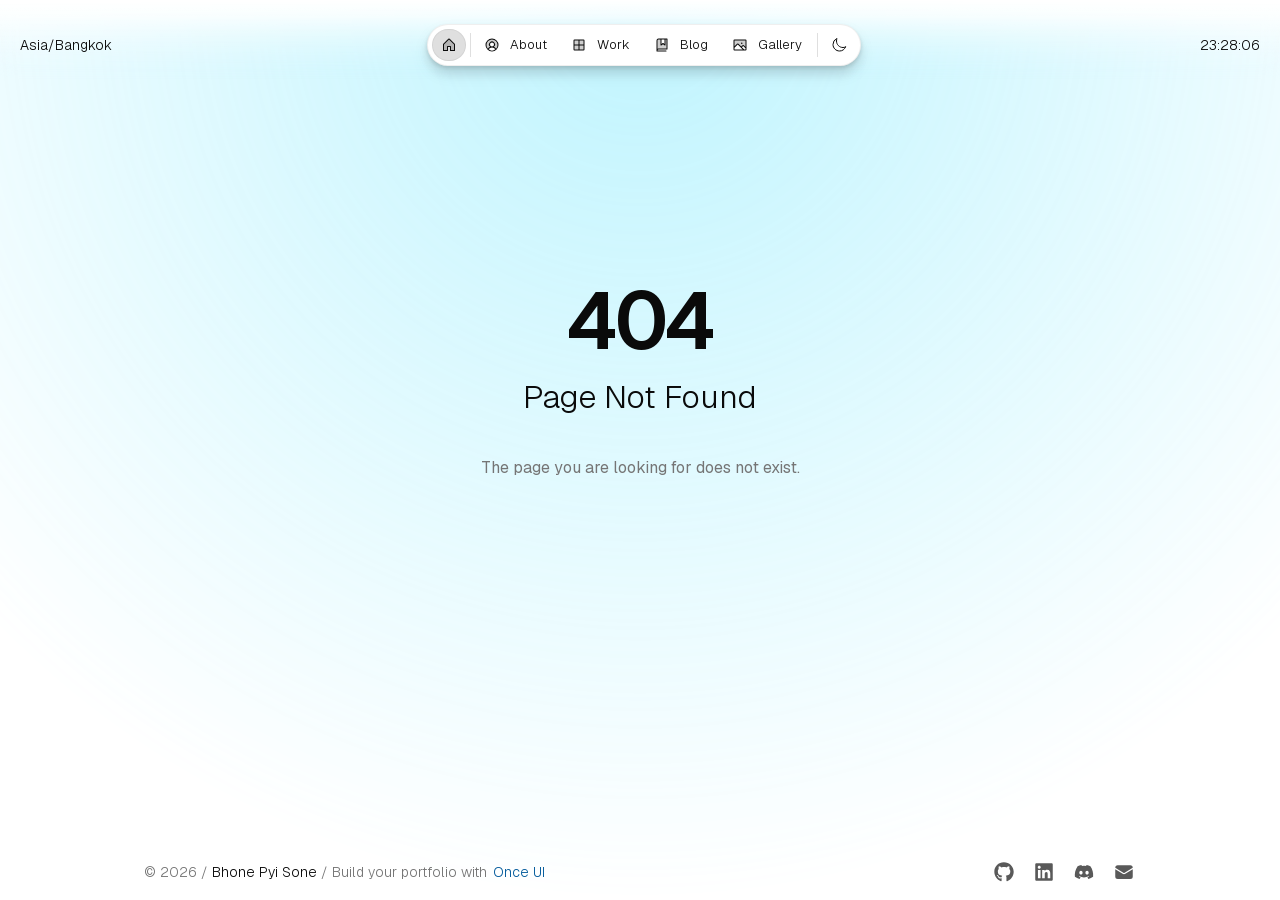
<file: index.html>
<!DOCTYPE html><html class="display-flex position-relative min-width-0 fill-width geist_d82bf9db-module__Ifi_Dq__variable geist_250f8b91-module__B2UTAq__variable geist_4edd9b70-module__GC7HaW__variable geist_mono_90672d7c-module__qcY_rq__variable " lang="en"><head><meta charSet="utf-8"/><meta name="viewport" content="width=device-width, initial-scale=1"/><link rel="preload" href="/_next/static/media/797e433ab948586e-s.p.0r6juujl39pe6.woff2" as="font" crossorigin="" type="font/woff2"/><link rel="preload" href="/_next/static/media/caa3a2e1cccd8315-s.p.0wgildi0cnwt9.woff2" as="font" crossorigin="" type="font/woff2"/><link rel="stylesheet" href="/_next/static/chunks/3t0bde4mr3fuo.css" data-precedence="next"/><link rel="stylesheet" href="/_next/static/chunks/40kez1wtk9g7n.css" data-precedence="next"/><link rel="stylesheet" href="/_next/static/chunks/2qyf_eb92by73.css" data-precedence="next"/><link rel="stylesheet" href="/_next/static/chunks/22ulfw4osyhno.css" data-precedence="next"/><link rel="stylesheet" href="/_next/static/chunks/3kk56ronlzm8d.css" data-precedence="next"/><link rel="preload" as="script" fetchPriority="low" href="/_next/static/chunks/00b9wm5dtl3bf.js"/><script src="/_next/static/chunks/35ko02lhcx9le.js" async=""></script><script src="/_next/static/chunks/0x2xtjf9k0dvm.js" async=""></script><script src="/_next/static/chunks/turbopack-0wat1emyl6_en.js" async=""></script><script src="/_next/static/chunks/1aflf8jqovzbu.js" async="" crossorigin=""></script><script src="/_next/static/chunks/1t44q5u-rd2q0.js" async="" crossorigin=""></script><script src="/_next/static/chunks/1w6cndwplt6s9.js" async="" crossorigin=""></script><script src="/_next/static/chunks/0r_2qx4_o3r2i.js" async="" crossorigin=""></script><title>Bhone Pyi Sone – AI-powered Full-stack Developer</title><meta name="description" content="Portfolio of Bhone Pyi Sone: AI-powered full-stack developer building ERP/POS/CRM systems, OCR tools, and automation workflows."/><meta property="og:title" content="Bhone Pyi Sone – AI-powered Full-stack Developer"/><meta property="og:description" content="Portfolio of Bhone Pyi Sone: AI-powered full-stack developer building ERP/POS/CRM systems, OCR tools, and automation workflows."/><meta property="og:url" content="https://bhonepyisone.github.io"/><meta property="og:image" content="https://bhonepyisone.github.io/images/og/home.jpg"/><meta property="og:image:alt" content="Bhone Pyi Sone – AI-powered Full-stack Developer"/><meta property="og:type" content="website"/><meta name="twitter:card" content="summary_large_image"/><meta name="twitter:title" content="Bhone Pyi Sone – AI-powered Full-stack Developer"/><meta name="twitter:description" content="Portfolio of Bhone Pyi Sone: AI-powered full-stack developer building ERP/POS/CRM systems, OCR tools, and automation workflows."/><meta name="twitter:image" content="https://bhonepyisone.github.io/images/og/home.jpg"/><link rel="icon" href="/favicon.ico?favicon.2d94g_gtj9-dr.ico" sizes="120x120" type="image/x-icon"/><meta name="next-size-adjust" content=""/><script id="theme-init">
              (function() {
                try {
                  const root = document.documentElement;
                  const defaultTheme = 'system';
                  
                  // Set defaults from config
                  const config = {"brand":"cyan","accent":"red","neutral":"gray","solid":"contrast","solid-style":"flat","border":"playful","surface":"translucent","transition":"all","scaling":"100","viz-style":"gradient"};
                  
                  // Apply default values
                  Object.entries(config).forEach(([key, value]) => {
                    root.setAttribute('data-' + key, value);
                  });
                  
                  // Resolve theme
                  const resolveTheme = (themeValue) => {
                    if (!themeValue || themeValue === 'system') {
                      return window.matchMedia('(prefers-color-scheme: dark)').matches ? 'dark' : 'light';
                    }
                    return themeValue;
                  };
                  
                  // Apply saved theme
                  const savedTheme = localStorage.getItem('data-theme');
                  const resolvedTheme = resolveTheme(savedTheme);
                  root.setAttribute('data-theme', resolvedTheme);
                  
                  // Apply any saved style overrides
                  const styleKeys = Object.keys(config);
                  styleKeys.forEach(key => {
                    const value = localStorage.getItem('data-' + key);
                    if (value) {
                      root.setAttribute('data-' + key, value);
                    }
                  });
                } catch (e) {
                  console.error('Failed to initialize theme:', e);
                  document.documentElement.setAttribute('data-theme', 'dark');
                }
              })();
            </script><script src="/_next/static/chunks/0cz1d0mv5g_q7.js" noModule=""></script></head><body class="display-flex position-relative p-0 m-0 page-background flex-column align-center min-width-0 fill-width " style="min-height:100vh"><div hidden=""><!--$--><!--/$--></div><div class="display-flex position-absolute fill min-width-0 min-height-0 min-width-0 fill-width RevealFx-module-scss-module__6G5tfa__revealFx RevealFx-module-scss-module__6G5tfa__hidden  " style="transform:translateY(undefined);transition-duration:2s"><div class="display-flex position-relative overflow-hidden fill min-height-0 min-width-0 "><div class="display-flex position-absolute top-0 left-0 overflow-hidden fill min-height-0 min-width-0 Mask-module-scss-module__b7fjhq__mask " style="--mask-position-x:50%;--mask-position-y:0%;--mask-radius:100vh"><div class="display-flex position-absolute top-0 left-0 pointer-events-none opacity-40 fill min-height-0 min-width-0 Background-module-scss-module__ijNboa__dots " style="--dots-color:var(--brand-background-strong);--dots-size:var(--static-space-2)"></div></div></div></div><div class="display-flex position-relative min-width-0 fill-width s-flex-hide xs-flex-hide" style="min-height:var(--static-space-16)"></div><div class="display-flex position-fixed min-width-0 fill-width z-index-9 Fade-module-scss-module__WhQGgG__mask s-flex-hide xs-flex-hide" style="height:var(--static-space-80);--base-color:var(--page-background);--gradient-direction:180deg"></div><div class="display-flex position-fixed flex-hide bottom-0 min-width-0 fill-width z-index-9 Fade-module-scss-module__WhQGgG__mask s-flex-show xs-flex-show" style="height:var(--static-space-80);--base-color:var(--page-background);--gradient-direction:0deg"></div><header class="display-flex position-sticky p-8 top-0 justify-center fit-height min-width-0 fill-width z-index-9 Header-module-scss-module__t7BEda__position s-position-fixed xs-position-fixed" data-border="rounded"><div class="display-flex position-relative pl-12 align-center min-width-0 fill-width font-body font-default font-s "><div class="display-flex position-relative s-flex-hide xs-flex-hide">Asia/Bangkok</div></div><div class="display-flex position-relative justify-center min-width-0 fill-width "><div class="display-flex position-relative p-4 page-background neutral-border-alpha-weak border-solid border-1 radius-m-4 justify-center shadow-l z-index-1 "><div class="display-flex position-relative g-4 align-center font-body font-default font-s "><a class="ToggleButton-module-scss-module__9rlAba__button ToggleButton-module-scss-module__9rlAba__ghost ToggleButton-module-scss-module__9rlAba__m ToggleButton-module-scss-module__9rlAba__selected radius-m text-decoration-none button cursor-interactive fit-width justify-center" href="/"><span class="display-inline-flex position-relative fit color-inherit Icon-module-scss-module__glKzjG__xs " aria-hidden="true"><svg stroke="currentColor" fill="currentColor" stroke-width="0" viewBox="0 0 256 256" height="1em" width="1em" xmlns="http://www.w3.org/2000/svg"><path d="M216,120v96H152V152H104v64H40V120a8,8,0,0,1,2.34-5.66l80-80a8,8,0,0,1,11.32,0l80,80A8,8,0,0,1,216,120Z" opacity="0.2"></path><path d="M219.31,108.68l-80-80a16,16,0,0,0-22.62,0l-80,80A15.87,15.87,0,0,0,32,120v96a8,8,0,0,0,8,8h64a8,8,0,0,0,8-8V160h32v56a8,8,0,0,0,8,8h64a8,8,0,0,0,8-8V120A15.87,15.87,0,0,0,219.31,108.68ZM208,208H160V152a8,8,0,0,0-8-8H104a8,8,0,0,0-8,8v56H48V120l80-80,80,80Z"></path></svg></span></a><div class="display-flex position-relative neutral-background-alpha-medium flex-column min-height-0 fill-height " style="min-width:var(--static-space-1);max-height:var(--static-space-24);width:var(--static-space-1)"></div><div class="display-flex position-relative s-flex-hide xs-flex-hide"><a class="ToggleButton-module-scss-module__9rlAba__button ToggleButton-module-scss-module__9rlAba__ghost ToggleButton-module-scss-module__9rlAba__m radius-m text-decoration-none button cursor-interactive fit-width justify-center" href="/about"><span class="display-inline-flex position-relative fit color-inherit Icon-module-scss-module__glKzjG__xs " aria-hidden="true"><svg stroke="currentColor" fill="currentColor" stroke-width="0" viewBox="0 0 256 256" height="1em" width="1em" xmlns="http://www.w3.org/2000/svg"><path d="M224,128a95.76,95.76,0,0,1-31.8,71.37A72,72,0,0,0,128,160a40,40,0,1,0-40-40,40,40,0,0,0,40,40,72,72,0,0,0-64.2,39.37h0A96,96,0,1,1,224,128Z" opacity="0.2"></path><path d="M128,24A104,104,0,1,0,232,128,104.11,104.11,0,0,0,128,24ZM74.08,197.5a64,64,0,0,1,107.84,0,87.83,87.83,0,0,1-107.84,0ZM96,120a32,32,0,1,1,32,32A32,32,0,0,1,96,120Zm97.76,66.41a79.66,79.66,0,0,0-36.06-28.75,48,48,0,1,0-59.4,0,79.66,79.66,0,0,0-36.06,28.75,88,88,0,1,1,131.52,0Z"></path></svg></span><div class="display-flex position-static px-2 justify-center font-label font-s font-default ">About</div></a></div><div class="display-flex position-relative flex-hide s-flex-show xs-flex-show"><a class="ToggleButton-module-scss-module__9rlAba__button ToggleButton-module-scss-module__9rlAba__ghost ToggleButton-module-scss-module__9rlAba__m radius-m text-decoration-none button cursor-interactive fit-width justify-center" href="/about"><span class="display-inline-flex position-relative fit color-inherit Icon-module-scss-module__glKzjG__xs " aria-hidden="true"><svg stroke="currentColor" fill="currentColor" stroke-width="0" viewBox="0 0 256 256" height="1em" width="1em" xmlns="http://www.w3.org/2000/svg"><path d="M224,128a95.76,95.76,0,0,1-31.8,71.37A72,72,0,0,0,128,160a40,40,0,1,0-40-40,40,40,0,0,0,40,40,72,72,0,0,0-64.2,39.37h0A96,96,0,1,1,224,128Z" opacity="0.2"></path><path d="M128,24A104,104,0,1,0,232,128,104.11,104.11,0,0,0,128,24ZM74.08,197.5a64,64,0,0,1,107.84,0,87.83,87.83,0,0,1-107.84,0ZM96,120a32,32,0,1,1,32,32A32,32,0,0,1,96,120Zm97.76,66.41a79.66,79.66,0,0,0-36.06-28.75,48,48,0,1,0-59.4,0,79.66,79.66,0,0,0-36.06,28.75,88,88,0,1,1,131.52,0Z"></path></svg></span></a></div><div class="display-flex position-relative s-flex-hide xs-flex-hide"><a class="ToggleButton-module-scss-module__9rlAba__button ToggleButton-module-scss-module__9rlAba__ghost ToggleButton-module-scss-module__9rlAba__m radius-m text-decoration-none button cursor-interactive fit-width justify-center" href="/work"><span class="display-inline-flex position-relative fit color-inherit Icon-module-scss-module__glKzjG__xs " aria-hidden="true"><svg stroke="currentColor" fill="currentColor" stroke-width="0" viewBox="0 0 256 256" height="1em" width="1em" xmlns="http://www.w3.org/2000/svg"><path d="M208,56V200a8,8,0,0,1-8,8H56a8,8,0,0,1-8-8V56a8,8,0,0,1,8-8H200A8,8,0,0,1,208,56Z" opacity="0.2"></path><path d="M200,40H56A16,16,0,0,0,40,56V200a16,16,0,0,0,16,16H200a16,16,0,0,0,16-16V56A16,16,0,0,0,200,40Zm0,80H136V56h64ZM120,56v64H56V56ZM56,136h64v64H56Zm144,64H136V136h64v64Z"></path></svg></span><div class="display-flex position-static px-2 justify-center font-label font-s font-default ">Work</div></a></div><div class="display-flex position-relative flex-hide s-flex-show xs-flex-show"><a class="ToggleButton-module-scss-module__9rlAba__button ToggleButton-module-scss-module__9rlAba__ghost ToggleButton-module-scss-module__9rlAba__m radius-m text-decoration-none button cursor-interactive fit-width justify-center" href="/work"><span class="display-inline-flex position-relative fit color-inherit Icon-module-scss-module__glKzjG__xs " aria-hidden="true"><svg stroke="currentColor" fill="currentColor" stroke-width="0" viewBox="0 0 256 256" height="1em" width="1em" xmlns="http://www.w3.org/2000/svg"><path d="M208,56V200a8,8,0,0,1-8,8H56a8,8,0,0,1-8-8V56a8,8,0,0,1,8-8H200A8,8,0,0,1,208,56Z" opacity="0.2"></path><path d="M200,40H56A16,16,0,0,0,40,56V200a16,16,0,0,0,16,16H200a16,16,0,0,0,16-16V56A16,16,0,0,0,200,40Zm0,80H136V56h64ZM120,56v64H56V56ZM56,136h64v64H56Zm144,64H136V136h64v64Z"></path></svg></span></a></div><div class="display-flex position-relative s-flex-hide xs-flex-hide"><a class="ToggleButton-module-scss-module__9rlAba__button ToggleButton-module-scss-module__9rlAba__ghost ToggleButton-module-scss-module__9rlAba__m radius-m text-decoration-none button cursor-interactive fit-width justify-center" href="/blog"><span class="display-inline-flex position-relative fit color-inherit Icon-module-scss-module__glKzjG__xs " aria-hidden="true"><svg stroke="currentColor" fill="currentColor" stroke-width="0" viewBox="0 0 256 256" height="1em" width="1em" xmlns="http://www.w3.org/2000/svg"><path d="M208,32V192H72a24,24,0,0,0-24,24V56A24,24,0,0,1,72,32h40v96l32-24,32,24V32Z" opacity="0.2"></path><path d="M208,24H72A32,32,0,0,0,40,56V224a8,8,0,0,0,8,8H192a8,8,0,0,0,0-16H56a16,16,0,0,1,16-16H208a8,8,0,0,0,8-8V32A8,8,0,0,0,208,24ZM120,40h48v72L148.79,97.6a8,8,0,0,0-9.6,0L120,112Zm80,144H72a31.82,31.82,0,0,0-16,4.29V56A16,16,0,0,1,72,40h32v88a8,8,0,0,0,12.8,6.4L144,114l27.21,20.4A8,8,0,0,0,176,136a8.1,8.1,0,0,0,3.58-.84A8,8,0,0,0,184,128V40h16Z"></path></svg></span><div class="display-flex position-static px-2 justify-center font-label font-s font-default ">Blog</div></a></div><div class="display-flex position-relative flex-hide s-flex-show xs-flex-show"><a class="ToggleButton-module-scss-module__9rlAba__button ToggleButton-module-scss-module__9rlAba__ghost ToggleButton-module-scss-module__9rlAba__m radius-m text-decoration-none button cursor-interactive fit-width justify-center" href="/blog"><span class="display-inline-flex position-relative fit color-inherit Icon-module-scss-module__glKzjG__xs " aria-hidden="true"><svg stroke="currentColor" fill="currentColor" stroke-width="0" viewBox="0 0 256 256" height="1em" width="1em" xmlns="http://www.w3.org/2000/svg"><path d="M208,32V192H72a24,24,0,0,0-24,24V56A24,24,0,0,1,72,32h40v96l32-24,32,24V32Z" opacity="0.2"></path><path d="M208,24H72A32,32,0,0,0,40,56V224a8,8,0,0,0,8,8H192a8,8,0,0,0,0-16H56a16,16,0,0,1,16-16H208a8,8,0,0,0,8-8V32A8,8,0,0,0,208,24ZM120,40h48v72L148.79,97.6a8,8,0,0,0-9.6,0L120,112Zm80,144H72a31.82,31.82,0,0,0-16,4.29V56A16,16,0,0,1,72,40h32v88a8,8,0,0,0,12.8,6.4L144,114l27.21,20.4A8,8,0,0,0,176,136a8.1,8.1,0,0,0,3.58-.84A8,8,0,0,0,184,128V40h16Z"></path></svg></span></a></div><div class="display-flex position-relative s-flex-hide xs-flex-hide"><a class="ToggleButton-module-scss-module__9rlAba__button ToggleButton-module-scss-module__9rlAba__ghost ToggleButton-module-scss-module__9rlAba__m radius-m text-decoration-none button cursor-interactive fit-width justify-center" href="/gallery"><span class="display-inline-flex position-relative fit color-inherit Icon-module-scss-module__glKzjG__xs " aria-hidden="true"><svg stroke="currentColor" fill="currentColor" stroke-width="0" viewBox="0 0 256 256" height="1em" width="1em" xmlns="http://www.w3.org/2000/svg"><path d="M224,56V178.06l-39.72-39.72a8,8,0,0,0-11.31,0L147.31,164,97.66,114.34a8,8,0,0,0-11.32,0L32,168.69V56a8,8,0,0,1,8-8H216A8,8,0,0,1,224,56Z" opacity="0.2"></path><path d="M216,40H40A16,16,0,0,0,24,56V200a16,16,0,0,0,16,16H216a16,16,0,0,0,16-16V56A16,16,0,0,0,216,40Zm0,16V158.75l-26.07-26.06a16,16,0,0,0-22.63,0l-20,20-44-44a16,16,0,0,0-22.62,0L40,149.37V56ZM40,172l52-52,80,80H40Zm176,28H194.63l-36-36,20-20L216,181.38V200ZM144,100a12,12,0,1,1,12,12A12,12,0,0,1,144,100Z"></path></svg></span><div class="display-flex position-static px-2 justify-center font-label font-s font-default ">Gallery</div></a></div><div class="display-flex position-relative flex-hide s-flex-show xs-flex-show"><a class="ToggleButton-module-scss-module__9rlAba__button ToggleButton-module-scss-module__9rlAba__ghost ToggleButton-module-scss-module__9rlAba__m radius-m text-decoration-none button cursor-interactive fit-width justify-center" href="/gallery"><span class="display-inline-flex position-relative fit color-inherit Icon-module-scss-module__glKzjG__xs " aria-hidden="true"><svg stroke="currentColor" fill="currentColor" stroke-width="0" viewBox="0 0 256 256" height="1em" width="1em" xmlns="http://www.w3.org/2000/svg"><path d="M224,56V178.06l-39.72-39.72a8,8,0,0,0-11.31,0L147.31,164,97.66,114.34a8,8,0,0,0-11.32,0L32,168.69V56a8,8,0,0,1,8-8H216A8,8,0,0,1,224,56Z" opacity="0.2"></path><path d="M216,40H40A16,16,0,0,0,24,56V200a16,16,0,0,0,16,16H216a16,16,0,0,0,16-16V56A16,16,0,0,0,216,40Zm0,16V158.75l-26.07-26.06a16,16,0,0,0-22.63,0l-20,20-44-44a16,16,0,0,0-22.62,0L40,149.37V56ZM40,172l52-52,80,80H40Zm176,28H194.63l-36-36,20-20L216,181.38V200ZM144,100a12,12,0,1,1,12,12A12,12,0,0,1,144,100Z"></path></svg></span></a></div><div class="display-flex position-relative neutral-background-alpha-medium flex-column min-height-0 fill-height " style="min-width:var(--static-space-1);max-height:var(--static-space-24);width:var(--static-space-1)"></div><button class="ToggleButton-module-scss-module__9rlAba__button ToggleButton-module-scss-module__9rlAba__ghost ToggleButton-module-scss-module__9rlAba__m radius-m text-decoration-none button cursor-interactive fit-width justify-center" aria-label="Switch to dark mode"><span class="display-inline-flex position-relative fit color-inherit Icon-module-scss-module__glKzjG__xs " aria-hidden="true"><svg stroke="currentColor" fill="none" stroke-width="1.5" viewBox="0 0 24 24" aria-hidden="true" height="1em" width="1em" xmlns="http://www.w3.org/2000/svg"><path stroke-linecap="round" stroke-linejoin="round" d="M21.752 15.002A9.72 9.72 0 0 1 18 15.75c-5.385 0-9.75-4.365-9.75-9.75 0-1.33.266-2.597.748-3.752A9.753 9.753 0 0 0 3 11.25C3 16.635 7.365 21 12.75 21a9.753 9.753 0 0 0 9.002-5.998Z"></path></svg></span></button></div></div></div><div class="display-flex position-relative justify-end align-center min-width-0 fill-width "><div class="display-flex position-relative pr-12 g-20 justify-end align-center font-body font-default font-s "><div class="display-flex position-relative s-flex-hide xs-flex-hide"></div></div></div></header><div class="display-flex position-relative p-l flex-1 justify-center min-width-0 fill-width "><div class="display-flex position-relative justify-center min-width-0 fill-width " style="min-height:var(--static-space-0)"><div class="display-flex position-relative py-128 justify-center min-width-0 fill-width "><div class="display-flex position-relative center "><div class="display-flex position-relative center Spinner-module-scss-module__imkilW__m " role="status" aria-label="Loading"><div class="display-flex position-relative fill min-height-0 min-width-0 "><div class="display-flex position-absolute neutral-border-alpha-medium border-1 border-solid radius-full fill min-height-0 min-width-0 Spinner-module-scss-module__imkilW__size "></div><div class="display-flex position-relative border-solid radius-full fill min-height-0 min-width-0 Spinner-module-scss-module__imkilW__spinner Spinner-module-scss-module__imkilW__size "></div></div></div></div></div></div></div><footer class="display-flex position-relative p-8 justify-center min-width-0 fill-width s-flex-column"><div class="display-flex position-relative px-16 py-8 g-16 justify-between align-center fill-width max-width-m Footer-module-scss-module__DkSkqG__mobile s-flex-column s-align-center xs-align-center s-align-center xs-align-center"><span class="font-body font-default font-s neutral-on-background-strong"><span class="neutral-on-background-weak">© <!-- -->2026<!-- --> /</span><span class="px-4">Bhone Pyi Sone</span><span class="neutral-on-background-weak">/ Build your portfolio with<!-- --> <a href="https://once-ui.com/products/magic-portfolio" target="_blank" rel="noreferrer" class="reset-button-styles focus-ring align-center display-inline-flex g-8 radius-s fit-width px-2 mx-2">Once UI</a></span></span><div class="display-flex position-relative g-16 "><div class="display-flex position-relative "><a href="https://github.com/bhonepyisone" target="_blank" rel="noreferrer" class="Button-module-scss-module__Z_19_G__button Button-module-scss-module__Z_19_G__ghost IconButton-module-scss-module__-vAwNG__s radius-m text-decoration-none button cursor-interactive" aria-label="GitHub" aria-disabled="false"><div class="display-flex position-relative center fill min-height-0 min-width-0 "><span class="display-inline-flex position-relative fit color-inherit Icon-module-scss-module__glKzjG__s " aria-hidden="true"><svg stroke="currentColor" fill="currentColor" stroke-width="0" viewBox="0 0 496 512" height="1em" width="1em" xmlns="http://www.w3.org/2000/svg"><path d="M165.9 397.4c0 2-2.3 3.6-5.2 3.6-3.3.3-5.6-1.3-5.6-3.6 0-2 2.3-3.6 5.2-3.6 3-.3 5.6 1.3 5.6 3.6zm-31.1-4.5c-.7 2 1.3 4.3 4.3 4.9 2.6 1 5.6 0 6.2-2s-1.3-4.3-4.3-5.2c-2.6-.7-5.5.3-6.2 2.3zm44.2-1.7c-2.9.7-4.9 2.6-4.6 4.9.3 2 2.9 3.3 5.9 2.6 2.9-.7 4.9-2.6 4.6-4.6-.3-1.9-3-3.2-5.9-2.9zM244.8 8C106.1 8 0 113.3 0 252c0 110.9 69.8 205.8 169.5 239.2 12.8 2.3 17.3-5.6 17.3-12.1 0-6.2-.3-40.4-.3-61.4 0 0-70 15-84.7-29.8 0 0-11.4-29.1-27.8-36.6 0 0-22.9-15.7 1.6-15.4 0 0 24.9 2 38.6 25.8 21.9 38.6 58.6 27.5 72.9 20.9 2.3-16 8.8-27.1 16-33.7-55.9-6.2-112.3-14.3-112.3-110.5 0-27.5 7.6-41.3 23.6-58.9-2.6-6.5-11.1-33.3 2.6-67.9 20.9-6.5 69 27 69 27 20-5.6 41.5-8.5 62.8-8.5s42.8 2.9 62.8 8.5c0 0 48.1-33.6 69-27 13.7 34.7 5.2 61.4 2.6 67.9 16 17.7 25.8 31.5 25.8 58.9 0 96.5-58.9 104.2-114.8 110.5 9.2 7.9 17 22.9 17 46.4 0 33.7-.3 75.4-.3 83.6 0 6.5 4.6 14.4 17.3 12.1C428.2 457.8 496 362.9 496 252 496 113.3 383.5 8 244.8 8zM97.2 352.9c-1.3 1-1 3.3.7 5.2 1.6 1.6 3.9 2.3 5.2 1 1.3-1 1-3.3-.7-5.2-1.6-1.6-3.9-2.3-5.2-1zm-10.8-8.1c-.7 1.3.3 2.9 2.3 3.9 1.6 1 3.6.7 4.3-.7.7-1.3-.3-2.9-2.3-3.9-2-.6-3.6-.3-4.3.7zm32.4 35.6c-1.6 1.3-1 4.3 1.3 6.2 2.3 2.3 5.2 2.6 6.5 1 1.3-1.3.7-4.3-1.3-6.2-2.2-2.3-5.2-2.6-6.5-1zm-11.4-14.7c-1.6 1-1.6 3.6 0 5.9 1.6 2.3 4.3 3.3 5.6 2.3 1.6-1.3 1.6-3.9 0-6.2-1.4-2.3-4-3.3-5.6-2z"></path></svg></span></div></a></div><div class="display-flex position-relative "><a href="https://linkedin.com/in/bhonepyisone" target="_blank" rel="noreferrer" class="Button-module-scss-module__Z_19_G__button Button-module-scss-module__Z_19_G__ghost IconButton-module-scss-module__-vAwNG__s radius-m text-decoration-none button cursor-interactive" aria-label="LinkedIn" aria-disabled="false"><div class="display-flex position-relative center fill min-height-0 min-width-0 "><span class="display-inline-flex position-relative fit color-inherit Icon-module-scss-module__glKzjG__s " aria-hidden="true"><svg stroke="currentColor" fill="currentColor" stroke-width="0" viewBox="0 0 448 512" height="1em" width="1em" xmlns="http://www.w3.org/2000/svg"><path d="M416 32H31.9C14.3 32 0 46.5 0 64.3v383.4C0 465.5 14.3 480 31.9 480H416c17.6 0 32-14.5 32-32.3V64.3c0-17.8-14.4-32.3-32-32.3zM135.4 416H69V202.2h66.5V416zm-33.2-243c-21.3 0-38.5-17.3-38.5-38.5S80.9 96 102.2 96c21.2 0 38.5 17.3 38.5 38.5 0 21.3-17.2 38.5-38.5 38.5zm282.1 243h-66.4V312c0-24.8-.5-56.7-34.5-56.7-34.6 0-39.9 27-39.9 54.9V416h-66.4V202.2h63.7v29.2h.9c8.9-16.8 30.6-34.5 62.9-34.5 67.2 0 79.7 44.3 79.7 101.9V416z"></path></svg></span></div></a></div><div class="display-flex position-relative "><a href="https://discord.com" target="_blank" rel="noreferrer" class="Button-module-scss-module__Z_19_G__button Button-module-scss-module__Z_19_G__ghost IconButton-module-scss-module__-vAwNG__s radius-m text-decoration-none button cursor-interactive" aria-label="Discord" aria-disabled="false"><div class="display-flex position-relative center fill min-height-0 min-width-0 "><span class="display-inline-flex position-relative fit color-inherit Icon-module-scss-module__glKzjG__s " aria-hidden="true"><svg stroke="currentColor" fill="currentColor" stroke-width="0" viewBox="0 0 640 512" height="1em" width="1em" xmlns="http://www.w3.org/2000/svg"><path d="M524.531,69.836a1.5,1.5,0,0,0-.764-.7A485.065,485.065,0,0,0,404.081,32.03a1.816,1.816,0,0,0-1.923.91,337.461,337.461,0,0,0-14.9,30.6,447.848,447.848,0,0,0-134.426,0,309.541,309.541,0,0,0-15.135-30.6,1.89,1.89,0,0,0-1.924-.91A483.689,483.689,0,0,0,116.085,69.137a1.712,1.712,0,0,0-.788.676C39.068,183.651,18.186,294.69,28.43,404.354a2.016,2.016,0,0,0,.765,1.375A487.666,487.666,0,0,0,176.02,479.918a1.9,1.9,0,0,0,2.063-.676A348.2,348.2,0,0,0,208.12,430.4a1.86,1.86,0,0,0-1.019-2.588,321.173,321.173,0,0,1-45.868-21.853,1.885,1.885,0,0,1-.185-3.126c3.082-2.309,6.166-4.711,9.109-7.137a1.819,1.819,0,0,1,1.9-.256c96.229,43.917,200.41,43.917,295.5,0a1.812,1.812,0,0,1,1.924.233c2.944,2.426,6.027,4.851,9.132,7.16a1.884,1.884,0,0,1-.162,3.126,301.407,301.407,0,0,1-45.89,21.83,1.875,1.875,0,0,0-1,2.611,391.055,391.055,0,0,0,30.014,48.815,1.864,1.864,0,0,0,2.063.7A486.048,486.048,0,0,0,610.7,405.729a1.882,1.882,0,0,0,.765-1.352C623.729,277.594,590.933,167.465,524.531,69.836ZM222.491,337.58c-28.972,0-52.844-26.587-52.844-59.239S193.056,219.1,222.491,219.1c29.665,0,53.306,26.82,52.843,59.239C275.334,310.993,251.924,337.58,222.491,337.58Zm195.38,0c-28.971,0-52.843-26.587-52.843-59.239S388.437,219.1,417.871,219.1c29.667,0,53.307,26.82,52.844,59.239C470.715,310.993,447.538,337.58,417.871,337.58Z"></path></svg></span></div></a></div><div class="display-flex position-relative "><a class="Button-module-scss-module__Z_19_G__button Button-module-scss-module__Z_19_G__ghost IconButton-module-scss-module__-vAwNG__s radius-m text-decoration-none button cursor-interactive" aria-label="Email" aria-disabled="false" href="mailto:bhone.ps@proton.me"><div class="display-flex position-relative center fill min-height-0 min-width-0 "><span class="display-inline-flex position-relative fit color-inherit Icon-module-scss-module__glKzjG__s " aria-hidden="true"><svg stroke="currentColor" fill="currentColor" stroke-width="0" viewBox="0 0 24 24" aria-hidden="true" height="1em" width="1em" xmlns="http://www.w3.org/2000/svg"><path d="M1.5 8.67v8.58a3 3 0 0 0 3 3h15a3 3 0 0 0 3-3V8.67l-8.928 5.493a3 3 0 0 1-3.144 0L1.5 8.67Z"></path><path d="M22.5 6.908V6.75a3 3 0 0 0-3-3h-15a3 3 0 0 0-3 3v.158l9.714 5.978a1.5 1.5 0 0 0 1.572 0L22.5 6.908Z"></path></svg></span></div></a></div></div></div><div class="display-flex position-relative flex-hide s-flex-show xs-flex-show" style="height:var(--static-space-80)"></div></footer><script src="/_next/static/chunks/00b9wm5dtl3bf.js" id="_R_" async=""></script><script>(self.__next_f=self.__next_f||[]).push([0])</script><script>self.__next_f.push([1,"1:\"$Sreact.fragment\"\n3:I[79520,[\"/_next/static/chunks/1aflf8jqovzbu.js\",\"/_next/static/chunks/1t44q5u-rd2q0.js\",\"/_next/static/chunks/1w6cndwplt6s9.js\",\"/_next/static/chunks/0r_2qx4_o3r2i.js\"],\"\"]\n4:I[21971,[\"/_next/static/chunks/1aflf8jqovzbu.js\",\"/_next/static/chunks/1t44q5u-rd2q0.js\",\"/_next/static/chunks/1w6cndwplt6s9.js\",\"/_next/static/chunks/0r_2qx4_o3r2i.js\"],\"RevealFx\"]\nd:I[68027,[\"/_next/static/chunks/1aflf8jqovzbu.js\",\"/_next/static/chunks/1t44q5u-rd2q0.js\",\"/_next/static/chunks/1w6cndwplt6s9.js\"],\"default\",1]\n:HL[\"/_next/static/chunks/3t0bde4mr3fuo.css\",\"style\"]\n:HL[\"/_next/static/chunks/40kez1wtk9g7n.css\",\"style\"]\n:HL[\"/_next/static/chunks/2qyf_eb92by73.css\",\"style\"]\n:HL[\"/_next/static/chunks/22ulfw4osyhno.css\",\"style\"]\n:HL[\"/_next/static/chunks/3kk56ronlzm8d.css\",\"style\"]\n:HL[\"/_next/static/media/797e433ab948586e-s.p.0r6juujl39pe6.woff2\",\"font\",{\"crossOrigin\":\"\",\"type\":\"font/woff2\"}]\n:HL[\"/_next/static/media/caa3a2e1cccd8315-s.p.0wgildi0cnwt9.woff2\",\"font\",{\"crossOrigin\":\"\",\"type\":\"font/woff2\"}]\n0:{\"P\":null,\"c\":[\"\",\"\"],\"q\":\"\",\"i\":false,\"f\":[[[\"\",{\"children\":[\"__PAGE__\",{},\"$undefined\",\"$undefined\",4608]},\"$undefined\",\"$undefined\",4624],[[\"$\",\"$1\",\"c\",{\"children\":[[[\"$\",\"link\",\"0\",{\"rel\":\"stylesheet\",\"href\":\"/_next/static/chunks/3t0bde4mr3fuo.css\",\"precedence\":\"next\",\"crossOrigin\":\"$undefined\",\"nonce\":\"$undefined\"}],[\"$\",\"link\",\"1\",{\"rel\":\"stylesheet\",\"href\":\"/_next/static/chunks/40kez1wtk9g7n.css\",\"precedence\":\"next\",\"crossOrigin\":\"$undefined\",\"nonce\":\"$undefined\"}],[\"$\",\"link\",\"2\",{\"rel\":\"stylesheet\",\"href\":\"/_next/static/chunks/2qyf_eb92by73.css\",\"precedence\":\"next\",\"crossOrigin\":\"$undefined\",\"nonce\":\"$undefined\"}],[\"$\",\"link\",\"3\",{\"rel\":\"stylesheet\",\"href\":\"/_next/static/chunks/22ulfw4osyhno.css\",\"precedence\":\"next\",\"crossOrigin\":\"$undefined\",\"nonce\":\"$undefined\"}],[\"$\",\"link\",\"4\",{\"rel\":\"stylesheet\",\"href\":\"/_next/static/chunks/3kk56ronlzm8d.css\",\"precedence\":\"next\",\"crossOrigin\":\"$undefined\",\"nonce\":\"$undefined\"}],[\"$\",\"script\",\"script-0\",{\"src\":\"/_next/static/chunks/1aflf8jqovzbu.js\",\"async\":true,\"nonce\":\"$undefined\"}],[\"$\",\"script\",\"script-1\",{\"src\":\"/_next/static/chunks/1t44q5u-rd2q0.js\",\"async\":true,\"nonce\":\"$undefined\"}],[\"$\",\"script\",\"script-2\",{\"src\":\"/_next/static/chunks/1w6cndwplt6s9.js\",\"async\":true,\"nonce\":\"$undefined\"}]],\"$L2\"]}],{\"children\":[[\"$\",\"$1\",\"c\",{\"children\":[[\"$\",\"div\",null,{\"ref\":\"$undefined\",\"className\":\"display-flex position-relative py-12 g-xl flex-column align-center fill-width max-width-m \",\"style\":{\"maxWidth\":\"$undefined\",\"minWidth\":\"$undefined\",\"minHeight\":\"$undefined\",\"maxHeight\":\"$undefined\",\"width\":\"$undefined\",\"height\":\"$undefined\",\"aspectRatio\":\"$undefined\",\"textAlign\":\"$undefined\",\"cursor\":\"$undefined\",\"padding\":\"$undefined\",\"paddingLeft\":\"$undefined\",\"paddingRight\":\"$undefined\",\"paddingTop\":\"$undefined\",\"paddingBottom\":\"$undefined\",\"margin\":\"$undefined\",\"marginLeft\":\"$undefined\",\"marginRight\":\"$undefined\",\"marginTop\":\"$undefined\",\"marginBottom\":\"$undefined\",\"gap\":\"$undefined\",\"top\":\"$undefined\",\"right\":\"$undefined\",\"bottom\":\"$undefined\",\"left\":\"$undefined\",\"transform\":\"$undefined\"},\"children\":[[\"$\",\"$L3\",null,{\"id\":\"schema-webPage-/\",\"type\":\"application/ld+json\",\"dangerouslySetInnerHTML\":{\"__html\":\"{\\\"@context\\\":\\\"https://schema.org\\\",\\\"@type\\\":\\\"WebPage\\\",\\\"url\\\":\\\"https://bhonepyisone.github.io/\\\",\\\"sameAs\\\":[],\\\"headline\\\":\\\"Bhone Pyi Sone – AI-powered Full-stack Developer\\\",\\\"description\\\":\\\"Portfolio of Bhone Pyi Sone: AI-powered full-stack developer building ERP/POS/CRM systems, OCR tools, and automation workflows.\\\",\\\"image\\\":\\\"https://bhonepyisone.github.io/api/og/generate?title=Bhone%20Pyi%20Sone%20%E2%80%93%20AI-powered%20Full-stack%20Developer\\\",\\\"author\\\":{\\\"@type\\\":\\\"Person\\\",\\\"name\\\":\\\"Bhone Pyi Sone\\\",\\\"url\\\":\\\"https://bhonepyisone.github.io/about\\\",\\\"image\\\":{\\\"@type\\\":\\\"ImageObject\\\",\\\"url\\\":\\\"https://bhonepyisone.github.io\\\"}}}\"}}],[\"$\",\"div\",null,{\"ref\":\"$undefined\",\"className\":\"display-flex position-relative g-m flex-column align-center min-width-0 fill-width \",\"style\":{\"maxWidth\":\"$undefined\",\"minWidth\":\"$undefined\",\"minHeight\":\"$undefined\",\"maxHeight\":\"$undefined\",\"width\":\"$undefined\",\"height\":\"$undefined\",\"aspectRatio\":\"$undefined\",\"textAlign\":\"$undefined\",\"cursor\":\"$undefined\",\"padding\":\"$undefined\",\"paddingLeft\":\"$undefined\",\"paddingRight\":\"$undefined\",\"paddingTop\":\"$undefined\",\"paddingBottom\":\"$undefined\",\"margin\":\"$undefined\",\"marginLeft\":\"$undefined\",\"marginRight\":\"$undefined\",\"marginTop\":\"$undefined\",\"marginBottom\":\"$undefined\",\"gap\":\"$undefined\",\"top\":\"$undefined\",\"right\":\"$undefined\",\"bottom\":\"$undefined\",\"left\":\"$undefined\",\"transform\":\"$undefined\"},\"children\":[\"$\",\"div\",null,{\"ref\":\"$undefined\",\"className\":\"display-flex position-relative flex-column align-center fill-width max-width-s \",\"style\":{\"maxWidth\":\"$undefined\",\"minWidth\":\"$undefined\",\"minHeight\":\"$undefined\",\"maxHeight\":\"$undefined\",\"width\":\"$undefined\",\"height\":\"$undefined\",\"aspectRatio\":\"$undefined\",\"textAlign\":\"center\",\"cursor\":\"$undefined\",\"padding\":\"$undefined\",\"paddingLeft\":\"$undefined\",\"paddingRight\":\"$undefined\",\"paddingTop\":\"$undefined\",\"paddingBottom\":\"$undefined\",\"margin\":\"$undefined\",\"marginLeft\":\"$undefined\",\"marginRight\":\"$undefined\",\"marginTop\":\"$undefined\",\"marginBottom\":\"$undefined\",\"gap\":\"$undefined\",\"top\":\"$undefined\",\"right\":\"$undefined\",\"bottom\":\"$undefined\",\"left\":\"$undefined\",\"transform\":\"$undefined\"},\"children\":[false,[\"$\",\"$L4\",null,{\"translateY\":\"4\",\"fillWidth\":true,\"horizontal\":\"center\",\"paddingBottom\":\"16\",\"children\":[\"$\",\"h1\",null,{\"className\":\"font-display font-strong font-l neutral-on-background-strong\",\"style\":{\"textAlign\":\"$undefined\",\"textWrap\":\"balance\",\"padding\":\"$undefined\",\"paddingLeft\":\"$undefined\",\"paddingRight\":\"$undefined\",\"paddingTop\":\"$undefined\",\"paddingBottom\":\"$undefined\",\"margin\":\"$undefined\",\"marginLeft\":\"$undefined\",\"marginRight\":\"$undefined\",\"marginTop\":\"$undefined\",\"marginBottom\":\"$undefined\"},\"children\":\"Building practical systems with AI-paired engineering\"}]}],[\"$\",\"$L4\",null,{\"translateY\":\"8\",\"delay\":0.2,\"fillWidth\":true,\"horizontal\":\"center\",\"paddingBottom\":\"32\",\"children\":[\"$\",\"span\",null,{\"className\":\"font-heading font-default font-xl neutral-on-background-weak\",\"style\":{\"textAlign\":\"$undefined\",\"textWrap\":\"balance\",\"padding\":\"$undefined\",\"paddingLeft\":\"$undefined\",\"paddingRight\":\"$undefined\",\"paddingTop\":\"$undefined\",\"paddingBottom\":\"$undefined\",\"margin\":\"$undefined\",\"marginLeft\":\"$undefined\",\"marginRight\":\"$undefined\",\"marginTop\":\"$undefined\",\"marginBottom\":\"$undefined\"},\"children\":[\"I’m \",\"Bhone Pyi\",\", an AI-powered full-stack developer based in\",\" \",[\"$\",\"span\",null,{\"className\":\"font-xl font-strong\",\"style\":{\"textAlign\":\"$undefined\",\"textWrap\":\"$undefined\",\"padding\":\"$undefined\",\"paddingLeft\":\"$undefined\",\"paddingRight\":\"$undefined\",\"paddingTop\":\"$undefined\",\"paddingBottom\":\"$undefined\",\"margin\":\"$undefined\",\"marginLeft\":\"$undefined\",\"marginRight\":\"$undefined\",\"marginTop\":\"$undefined\",\"marginBottom\":\"$undefined\"},\"children\":\"Bangkok\"}],\", building ERP/POS/CRM systems, OCR tools, and workflow automation.\"]}]}],\"$L5\"]}]}],\"$L6\",\"$L7\",\"$L8\",\"$L9\"]}],[\"$La\"],\"$Lb\"]}],{},null,false,null]},null,false,null],\"$Lc\",false]],\"m\":\"$undefined\",\"G\":[\"$d\",[\"$Le\",\"$Lf\",\"$L10\",\"$L11\",\"$L12\"]],\"S\":true,\"h\":null,\"r\":\"$undefined\",\"s\":\"$undefined\",\"a\":\"$undefined\",\"l\":\"$undefined\",\"p\":\"$undefined\",\"d\":\"$undefined\",\"b\":\"ra56sHlwFoNm6y2g-UcF2\"}\n13:I[91722,[\"/_next/static/chunks/1aflf8jqovzbu.js\",\"/_next/static/chunks/1t44q5u-rd2q0.js\",\"/_next/static/chunks/1w6cndwplt6s9.js\",\"/_next/static/chunks/0r_2qx4_o3r2i.js\"],\"Button\"]\n14:I[74855,[\"/_next/static/chunks/1aflf8jqovzbu.js\",\"/_next/static/chunks/1t44q5u-rd2q0.js\",\"/_next/static/chunks/1w6cndwplt6s9.js\",\"/_next/static/chunks/0r_2qx4_o3r2i.js\"],\"ProjectCard\"]\n15:I[11451,[\"/_next/static/chunks/1aflf8jqovzbu.js\",\"/_next/static/chunks/1t44q5u-rd2q0.js\",\"/_next/static/chunks/1w6cndwplt6s9.js\",\"/_next/static/chunks/0r_2qx4_o3r2i.js\"],\"Line\"]\n16:I[21247,[\"/_next/static/chunks/1aflf8jqovzbu.js\",\"/_next/static/chunks/1t44q5u-rd2q0.js\",\"/_next/static/chunks/1w6cndwplt6s9.js\",\"/_next/static/chunks/0r_2qx4_o3r2i.js\"],\"ClientFlex\"]\n17:I[96470,[\"/_next/static/chunks/1aflf8jqovzbu.js\",\"/_next/static/chunks/1t44q5u-rd2q0.js\",\"/_next/static/chunks/1w6cndwplt6s9.js\",\"/_next/static/chunks/0r_2qx4_o3r2i.js\"],\"ClientGrid\"]\n18:I[14360,[\"/_next/static/chunks/1aflf8jqovzbu.js\",\"/_next/static/chunks/1t44q5u-rd2q0.js\",\"/_next/static/chunks/1w6cndwplt6s9.js\",\"/_next/static/chunks/0r_2qx4_o3r2i.js\"],\"default\"]\n1b:I[3847,[\"/_next/static/chunks/1aflf8jqovzbu.js\",\"/_next/static/chunks/1t44q5u-rd2q0.js\",\"/_next/static/chunks/1w6cndwplt6s9.js\",\"/_next/static/chunks/0r_2qx4_o3r2i.js\"],\"Mailchimp\"]\n1c:I[97367,[\"/_next/static/chunks/1aflf8jqovzbu.js\",\"/_next/static/chunks/1t44q5u-rd2q0.js\",\"/_next/static/chunks/1w6cndwplt6s9.js\"],\"OutletBoundary\"]\n1d:\"$Sreact.suspense\"\n1f:I[97367,[\"/_next/static/chunks/1aflf8jqovzbu.js\",\"/_next/static/chunks/1t44q5u-rd2q0.js\",\"/_next/static/chunks/1w6cndwplt6s9.js\"],\"ViewportBoundary\"]\n21:I[97367,[\"/_next/static/chunks/1aflf8jqovzbu.js\",\"/_next/static/chunks/1t44q5u-rd2q0.js\",\"/_next/static/chunks/1w6cndwplt6s9.js\"],\"MetadataBoundary\"]\n24:I[30824,[\"/_next/static/chunks/1aflf8jqovzbu.js\",\"/_next/static/chunks/1t44q5u-rd2q0.js\",\"/_next/static/chunks/1w6cndwplt6s9.js\",\"/_next/static/chunks/0r_2qx4_o3r2i.js\"],\"Providers\"]\n25:I[94412,[\"/_next/static/chunks/1aflf8jqovzbu.js\",\"/_next/static/chunks/1t44q5u-rd2q0.js\",\"/_next/static/chunks/1w6cndwplt6s9.js\",\"/_next/static/chunks/0r_2qx4_o3r2i.js\"],\"Background\"]\n26:I[2971,[\"/_next/static/chunks/1aflf8jqovzbu.js\",\"/_next/static/chunks/1t44q5u-rd2q0.js\",\"/_next/static/chunks/1w6cndwplt6s9.js\",\"/_next/static/chunks/0r_2qx4_o3r2i.js\"],\"Header\"]\n5:[\"$\",\"$L4\",null,{\"paddingTop\":\"12\",\"delay\":0.4,\"horizontal\":\"center\",\"paddingLeft\":\"12\",\"children\":[\"$\",\"$L13\",null,{\"id\":\"about\",\"data-border\":\"rounded\",\"href\":\"/about\",\"variant\":\"secondary\",\"size\":\"m\",\"weight\":\"default\",\"arrowIcon\":true,\"children\":[\"$\",\"div\",null,{\"ref\":\"$undefined\",\"className\":\"display-flex position-relative pr-4 g-8 align-center \",\"style\":{\"maxWidth\":\"$undefined\",\"minWidth\":\"$undefined\",\"minHeight\":\"$undefined\",\"maxHeight\":\"$undefined\",\"width\":\"$undefined\",\"height\":\"$undefined\",\"aspectRatio\":\"$undefined\",\"textAlign\":\"$undefined\",\"cursor\":\"$undefined\",\"padding\":\"$undefined\",\"paddingLeft\":\"$undefined\",\"paddingRight\":\"$undefined\",\"paddingTop\":\"$undefined\",\"paddingBottom\":\"$undefined\",\"margin\":\"$undefined\",\"marginLeft\":\"$undefined\",\"marginRight\":\"$undefined\",\"marginTop\":\"$undefined\",\"marginBottom\":\"$undefined\",\"gap\":\"$undefined\",\"top\":\"$undefined\",\"right\":\"$undefined\",\"bottom\":\"$undefined\",\"left\":\"$undefined\",\"transform\":\"$undefined\"},\"children\":[false,\"About – Bhone Pyi Sone\"]}]}]}]\n6:[\"$\",\"$L4\",null,{\"translateY\":\"16\",\"delay\":0.6,\"children\":[\"$\",\"div\",null,{\"ref\":\"$undefined\",\"className\":\"display-flex position-relative px-l mb-40 g-xl flex-column min-width-0 fill-width \",\"style\":{\"maxWidth\":\"$undefined\",\"minWidth\":\"$undefined\",\"minHeight\":\"$undefined\",\"maxHeight\":\"$undefined\",\"width\":\"$undefined\",\"height\":\"$undefined\",\"aspectRatio\":\"$undefined\",\"textAlign\":\"$undefined\",\"cursor\":\"$undefined\",\"padding\":\"$undefined\",\"paddingLeft\":\"$undefined\",\"paddingRight\":\"$undefined\",\"paddingTop\":\"$undefined\",\"paddingBottom\":\"$undefined\",\"margin\":\"$undefined\",\"marginLeft\":\"$undefined\",\"marginRight\":\"$undefined\",\"marginTop\":\"$undefined\",\"marginBottom\":\"$undefined\",\"gap\":\"$undefined\",\"top\":\"$undefined\",\"right\":\"$undefined\",\"bottom\":\"$undefined\",\"left\":\"$undefined\",\"transform\":\"$undefined\"},\"children\":[[\"$\",\"$L14\",\"payproof\",{\"priority\":true,\"href\":\"/work/payproof\",\"images\":[],\"title\":\"PayProof\",\"description\":\"Privacy-first OCR tool that reads KBZ Pay screenshots and links them to orders — fully on-device, zero cloud dependency.\",\"content\":\"\\n## Overview\\n\\nPayProof is an AI-powered OCR application for payment screenshots. It runs fully on-device using Tesseract.js, so sensitive payment data never leaves the user's browser. Built during Vibe Code Tours Cohort 1, it turns KBZ Pay screenshots into structured order records.\\n\\n## Key Features\\n\\n- **On-device OCR**: Uses Tesseract.js for privacy-first screenshot parsing.\\n- **Order linking**: Maps extracted payment data to existing orders automatically.\\n- **Zero cloud dependency**: No backend uploads or external inference required.\\n- **Mobile-first UI**: Optimized for quick capture and review on phones.\\n\\n## Technologies Used\\n\\n- **TypeScript + Vite**: Fast frontend build with clean DX.\\n- **Tesseract.js**: Browser-based OCR.\\n- **OCR pipeline**: Custom preprocessing + text parsing layer.\\n\\n## Outcome\\n\\nShipped as a Level 4 project in Vibe Code Tours. Demonstrated practical AI-assisted development using an AI-paired workflow from brief to deployed app.\\n\",\"avatars\":[],\"link\":\"\"}]]}]}]\n7:[\"$\",\"div\",null,{\"ref\":\"$undefined\",\"className\":\"display-flex position-relative mb-l g-24 flex-column min-width-0 fill-width \",\"style\":{\"maxWidth\":\"$undefined\",\"minWidth\":\"$undefined\",\"minHeight\":\"$undefined\",\"maxHeight\":\"$undefined\",\"width\":\"$undefined\",\"height\":\"$undefined\",\"aspectRatio\":\"$undefined\",\"textAlign\":\"$undefined\",\"cursor\":\"$undefined\",\"padding\":\"$undefined\",\"paddingLeft\":\"$undefined\",\"paddingRight\":\"$undefined\",\"paddingTop\":\"$undefined\",\"paddingBottom\":\"$undefined\",\"margin\":\"$undefined\",\"marginLeft\":\"$undefined\",\"marginRight\":\"$undefined\",\"marginTop\":\"$undefined\",\"marginBottom\":\"$undefined\",\"gap\":\"$undefined\",\"top\":\"$undefined\",\"right\":\"$undefined\",\"bottom\":\"$undefined\",\"left\":\"$undefined\",\"transform\":\"$undefined\"},\"children\":[[\"$\",\"div\",null,{\"ref\":\"$undefined\",\"className\":\"display-flex position-relative pr-64 min-width-0 fill-width \",\"style\":{\"maxWidth\":\"$undefined\",\"minWidth\":\"$undefined\",\"minHeight\":\"$undefined\",\"maxHeight\":\"$undefined\",\"width\":\"$undefined\",\"height\":\"$undefined\",\"aspectRatio\":\"$undefined\",\"textAlign\":\"$undefined\",\"cursor\":\"$undefined\",\"padding\":\"$undefined\",\"paddingLeft\":\"$undefined\",\"paddingRight\":\"$undefined\",\"paddingTop\":\"$undefined\",\"paddingBottom\":\"$undefined\",\"margin\":\"$undefined\",\"marginLeft\":\"$undefined\",\"marginRight\":\"$undefined\",\"marginTop\":\"$undefined\",\"marginBottom\":\"$undefined\",\"gap\":\"$undefined\",\"top\":\"$undefined\",\"right\":\"$undefined\",\"bottom\":\"$undefined\",\"left\":\"$undefined\",\"transform\":\"$undefined\"},\"children\":[\"$\",\"$L15\",null,{\"maxWidth\":48}]}],[\"$\",\"$L16\",null,{\"ref\":\"$undefined\",\"cursor\":\"$undefined\",\"xl\":\"$undefined\",\"l\":\"$undefined\",\"m\":\"$undefined\",\"s\":{\"direction\":\"column\"},\"xs\":\"$undefined\",\"style\":\"$undefined\",\"hide\":\"$undefined\",\"fillWidth\":true,\"gap\":\"24\",\"marginTop\":\"40\",\"children\":[[\"$\",\"div\",null,{\"ref\":\"$undefined\",\"className\":\"display-flex position-relative pl-l pt-24 flex-1 \",\"style\":{\"maxWidth\":\"$undefined\",\"minWidth\":\"$undefined\",\"minHeight\":\"$undefined\",\"maxHeight\":\"$undefined\",\"width\":\"$undefined\",\"height\":\"$undefined\",\"aspectRatio\":\"$undefined\",\"textAlign\":\"$undefined\",\"cursor\":\"$undefined\",\"padding\":\"$undefined\",\"paddingLeft\":\"$undefined\",\"paddingRight\":\"$undefined\",\"paddingTop\":\"$undefined\",\"paddingBottom\":\"$undefined\",\"margin\":\"$undefined\",\"marginLeft\":\"$undefined\",\"marginRight\":\"$undefined\",\"marginTop\":\"$undefined\",\"marginBottom\":\"$undefined\",\"gap\":\"$undefined\",\"top\":\"$undefined\",\"right\":\"$undefined\",\"bottom\":\"$undefined\",\"left\":\"$undefined\",\"transform\":\"$undefined\"},\"children\":[\"$\",\"h2\",null,{\"className\":\"font-display font-strong font-xs neutral-on-background-strong\",\"style\":{\"textAlign\":\"$undefined\",\"textWrap\":\"balance\",\"padding\":\"$undefined\",\"paddingLeft\":\"$undefined\",\"paddingRight\":\"$undefined\",\"paddingTop\":\"$undefined\",\"paddingBottom\":\"$undefined\",\"margin\":\"$undefined\",\"marginLeft\":\"$undefined\",\"marginRight\":\"$undefined\",\"marginTop\":\"$undefined\",\"marginBottom\":\"$undefined\"},\"children\":\"Latest from the blog\"}]}],[\"$\",\"div\",null,{\"ref\":\"$undefined\",\"className\":\"display-flex position-relative px-20 flex-3 \",\"style\":{\"maxWidth\":\"$undefined\",\"minWidth\":\"$undefined\",\"minHeight\":\"$undefined\",\"maxHeight\":\"$undefined\",\"width\":\"$undefined\",\"height\":\"$undefined\",\"aspectRatio\":\"$undefined\",\"textAlign\":\"$undefined\",\"cursor\":\"$undefined\",\"padding\":\"$undefined\",\"paddingLeft\":\"$undefined\",\"paddingRight\":\"$undefined\",\"paddingTop\":\"$undefined\",\"paddingBottom\":\"$undefined\",\"margin\":\"$undefined\",\"marginLeft\":\"$undefined\",\"marginRight\":\"$undefined\",\"marginTop\":\"$undefined\",\"marginBottom\":\"$undefined\",\"gap\":\"$undefined\",\"top\":\"$undefined\",\"right\":\"$undefined\",\"bottom\":\"$undefined\",\"left\":\"$undefined\",\"transform\":\"$undefined\"},\"children\":[\"$\",\"$L17\",null,{\"ref\":\"$undefined\",\"cursor\":\"$undefined\",\"xl\":\"$undefined\",\"l\":\"$undefined\",\"m\":\"$undefined\",\"s\":{\"columns\":1},\"xs\":\"$undefined\",\"style\":\"$undefined\",\"hide\":\"$undefined\",\"columns\":\"2\",\"fillWidth\":true,\"marginBottom\":\"40\",\"gap\":\"16\",\"children\":[[\"$\",\"$L18\",\"placeholder\",{\"post\":{\"metadata\":{\"title\":\"Building with AI-Paired Engineering\",\"subtitle\":\"\",\"publishedAt\":\"2026-08-16\",\"summary\":\"Notes on combining QA discipline with AI-assisted development to ship reliable software faster.\",\"image\":\"\",\"images\":[],\"tag\":[],\"team\":[],\"link\":\"\"},\"slug\":\"placeholder\",\"content\":\"\\n## Overview\\n\\nThis post is a placeholder. It exists so the portfolio can build successfully with static export.\\n\\n## Why AI-Paired Engineering?\\n\\nAfter 4+ years leading software QA at Transsion Holdings, I found that the best AI-assisted workflows still need the same rigor as good testing: clear requirements, repeatable checks, and fast feedback loops.\\n\\n## What I’m exploring now\\n\\n- OCR pipelines with zero cloud dependency\\n- LLM-powered assistants for CRM and ERP workflows\\n- Lightweight automation with n8n and shell tooling\\n\\nMore content coming soon.\\n\"},\"thumbnail\":false,\"direction\":\"$undefined\"}]]}]}]]}],[\"$\",\"div\",null,{\"ref\":\"$undefined\",\"className\":\"display-flex position-relative pl-64 justify-end min-width-0 fill-width \",\"style\":{\"maxWidth\":\"$undefined\",\"minWidth\":\"$undefined\",\"minHeight\":\"$undefined\",\"maxHeight\":\"$undefined\",\"width\":\"$undefined\",\"height\":\"$undefined\",\"aspectRatio\":\"$undefined\",\"textAlign\":\"$undefined\",\"cursor\":\"$undefined\",\"padding\":\"$undefined\",\"paddingLeft\":\"$undefined\",\"paddingRight\":\"$undefined\",\"paddingTop\":\"$undefined\",\"paddingBottom\":\"$undefined\",\"margin\":\"$undefined\",\"marginLeft\":\"$undefined\",\"marginRight\":\"$undefined\",\"marginTop\":\"$undefined\",\"marginBottom\":\"$undefined\",\"gap\":\"$undefined\",\"top\":\"$undefined\",\"right\":\"$undefined\",\"bottom\":\"$undefined\",\"left\":\"$undefined\",\"transform\":\"$undefined\"},\"children\":[\"$\",\"$L15\",null,{\"maxWidth\":48}]}]]}]\n8:[\"$\",\"div\",null,{\"ref\":\"$undefined\",\"className\":\"display-flex position-relative px-l mb-40 g-xl flex-column min-width-0 fill-width \",\"style\":{\"maxWidth\":\"$undefined\",\"minWidth\":\"$undefined\",\"minHeight\":\"$undefined\",\"maxHeight\":\"$undefined\",\"width\":\"$undefined\",\"height\":\"$undefined\",\"aspectRatio\":\"$undefined\",\"textAlign\":\"$undefined\",\"cursor\":\"$undefined\",\"padding\":\"$undefined\",\"paddingLeft\":\"$undefined\",\"paddingRight\":\"$undefined\",\"paddingTop\":\"$undefined\",\"paddingBottom\":\"$undefined\",\"margin\":\"$undefined\",\"marginLeft\":\"$undefined\",\"marginRight\":\"$undefined\",\"marginTop\":\"$undefined\",\"marginBottom\":\"$undefined\",\"gap\":\"$undefined\",\"top\":\"$undefined\",\"right\":\"$undefined\",\"bottom\":\"$undefined\",\"left\":\"$undefined\",\"transform\":\"$undefined\"},\"children\":[[\"$\",\"$L14\",\"vibe-code-tours-site\",{\"priority\":true,\"href\":\"/work/vibe-code-tours-site\",\"images\":[],\"title\":\"Vibe Code Tours Site\",\"description\":\"Production bilingual public site for Vibe Code Tours — built and maintained as part of Cohort 1.\",\"content\":\"\\n## Overview\\n\\nA public-facing site for Vibe Code Tours, built to support Cohort 1 learners and organizers. Designed to be fast, clear, and easy to update as the program evolves.\\n\\n## Key Features\\n\\n- **Bilingual content**: English and Burmese language support.\\n- **Program info**: Cohort details, team listings, and resource links.\\n- **Static hosting**: Optimized for GitHub Pages delivery.\\n- **Community updates**: Easy content updates via Astro + Tailwind.\\n\\n## Technologies Used\\n\\n- **Astro 5 + Tailwind CSS**: Lightweight static site with modern DX.\\n- **GitHub Pages**: Continuous delivery from the main branch.\\n- **Content collections**: Structured program metadata and posts.\\n\\n## Outcome\\n\\nDeployed publicly as part of Cohort 1. Serves as both documentation and portfolio proof of community contribution.\\n\",\"avatars\":[],\"link\":\"\"}],[\"$\",\"$L14\",\"fraud-awareness-hub\",{\"priority\":true,\"href\":\"/work/fraud-awareness-hub\",\"images\":[],\"title\":\"Fraud Awareness Hub\",\"description\":\"Team 18 fraud awareness platform built with Express + React for educational content, interactive modules, and user tracking.\",\"content\":\"\\n## Overview\\n\\nA community-facing platform from Vibe Code Tours Cohort 1, Team 18. It provides fraud-prevention education through interactive content and tracks learner progress.\\n\\n## Key Features\\n\\n- **Educational content**: Curated modules on common fraud vectors.\\n- **Interactive flows**: Guided exercises and scenario-based learning.\\n- **Progress tracking**: User completion states and reporting.\\n- **Team collaboration**: Built under the Cohort 1 GSD Core workflow.\\n\\n## Technologies Used\\n\\n- **Express + React**: Fast backend serving a modular React frontend.\\n- **Monorepo layout**: Shared types and utilities across packages.\\n- **MDX content**: Maintainable authoring for lessons and assessments.\\n\\n## Outcome\\n\\nCompleted as a team project under Spec-Driven Development. Delivered a usable, reviewable platform in a multi-week sprint.\\n\",\"avatars\":[],\"link\":\"\"}],[\"$\",\"$L14\",\"cliick-io\",{\"priority\":false,\"href\":\"/work/cliick-io\",\"images\":[],\"title\":\"cliick.io\",\"description\":\"AI Studio experiments integrating Google Gemini for intelligent workflows and prompt-driven behavior.\",\"content\":\"\\n## Overview\\n\\nAn experimental platform for exploring Gemini API capabilities in practical workflows. Started as a playground for prompt design and evolved into reusable AI-powered application patterns.\\n\\n## Key Features\\n\\n- **Gemini integration**: Prompt orchestration and structured outputs.\\n- **Workflow experiments**: AI-assisted content, tagging, and reasoning tasks.\\n- **Iterative UX**: Fast feedback loop for prompt tuning and feature testing.\\n\\n## Technologies Used\\n\\n- **TypeScript**: Shared types and runtime utilities.\\n- **Gemini API**: Google AI Studio model access.\\n- **Client/server orchestration**: Minimal API surface for experiments.\\n\\n## Outcome\\n\\nPublic experimental repo. Several prompt patterns were reused in later projects, including PayProof and internal automation pipelines.\\n\",\"avatars\":[],\"link\":\"\"}],\"$L19\",\"$L1a\"]}]\n9:[\"$\",\"$L1b\",null,{}]\na:[\"$\",\"script\",\"script-0\",{\"src\":\"/_next/static/chunks/0r_2qx4_o3r2i.js\",\"async\":true,\"nonce\":\"$undefined\"}]\nb:[\"$\",\"$L1c\",null,{\"children\":[\"$\",\"$1d\",null,{\"name\":\"Next.MetadataOutlet\",\"children\":\"$@1e\"}]}]\nc:[\"$\",\"$1\",\"h\",{\"children\":[null,[\"$\",\"$L1f\",null,{\"children\":\"$L20\"}],[\"$\",\"div\",null,{\"hidden\":true,\"children\":[\"$\",\"$L21\",null,{\"children\":[\"$\",\"$1d\",null,{\"name\":\"Next.Metadata\",\"children\":\"$L22\"}]}]}],[\"$\",\"meta\",null,{\"name\":\"next-size-adjust\",\"content\":\"\"}]]}]\ne:[\"$\",\"link\",\"0\",{\"rel\":\"stylesheet\",\"href\":\"/_next/static/chunks/3t0bde4mr3fuo.css\",\"precedence\":\"next\",\"crossOrigin\":\"$undefined\",\"nonce\":\"$undefined\"}]\nf:[\"$\",\"link\",\"1\",{\"rel\":\"stylesheet\",\"href\":\"/_next/static/chunks/40kez1wtk9g7n.css\",\"precedence\":\"next\",\"crossOrigin\":\"$undefined\",\"nonce\":\"$undefined\"}]\n10:[\"$\",\"link\",\"2\",{\"rel\":\"stylesheet\",\"href\":\"/_next/static/chunks/2qyf_eb92by73.css\",\"precedence\":\"next\",\"crossOrigin\":\"$undefined\",\"nonce\":\"$undefined\"}]\n11:[\"$\",\"link\",\"3\",{\"rel\":\"stylesheet\",\"href\":\"/_next/static/chunks/22ulfw4osyhno.css\",\"precedence\":\"next\",\"crossOrigin\":\"$undefined\",\"nonce\":\"$undefined\"}]\n12:[\"$\",\"link\",\"4\",{\"rel\":\"stylesheet\",\"href\":\"/_next/static/chunks/3kk56ronlzm8d.css\",\"precedence\":\"next\",\"crossOrigin\":\"$undefined\",\"nonce\":\"$undefined\"}]\n23:T76b,\n              (function() {\n                try {\n                  const root = document.documentElement;\n                  const defaultTheme = 'system';\n                  \n                  // Set defaults from config\n                  const config = {\"brand\":\"cyan\",\"accent\":\"red\",\"neutral\":\"gray\",\"solid\":\"contrast\",\"solid-style\":\"flat\",\"border\":\"playful\",\"surface\":\"translucent\",\"transition\":\"all\",\"scaling\":\"100\",\"viz-style\":\"gradient\"};\n                  \n                  // Apply default values\n                  Object.entries(config).forEach(([key, value]) =\u003e {\n                    root.setAttribute('data-' + key, value);\n                  });\n                  \n                  // Resolve theme\n                  const resolveTheme = (themeValue) =\u003e {\n                    if (!themeValue || themeValue === 'system') {\n                      return window.matchMedia('(prefers-color-scheme: dark)').matches ? 'dark' : 'light';\n                    }\n                    return themeValue;\n                  };\n                  \n                  // Apply saved theme\n                  const savedTheme = localStorage.getItem('data-theme');\n                  const resolvedTheme = resolveTheme(savedTheme);\n                  root.setAttribute('data-theme', resolvedTheme);\n                  \n                  // Apply any saved style overrides\n                  const styleKeys = Object.keys(config);\n                  styleKeys.forEach(key =\u003e {\n                    const value = localStorage.getItem('data-' + key);\n                    if (value) {\n                      root.setAttribute('data-' + key, value);\n                    }\n                  });\n                } catch (e) {\n                  console.error('Failed to initialize theme:', e);\n                  document.documentElement.setAttribute('data-theme', 'dark');\n                }\n              })();\n            2:[\"$\",\"html\",null,{\"ref\":\"$undefined\",\"className\":\"display-flex position-relative min-width-0 fill-width geist_d82bf9db-module__Ifi_Dq__variable geist_250f8b91-module__B2UTAq__variable geist_4edd9b70-module__GC7HaW__variable geist_mono_90672d7c-module__qcY_rq__variable \",\"style\":{\"maxWidth\":\"$undefined\",\"minWidth\":\"$undefined\",\"minHeight\":\"$undefined\",\"maxHeight\":\"$undefined\",\"width\":\"$undefined\",\"height\":\"$undefined\",\"aspectRatio\":\"$undefined\",\"textAlign\":\"$undefined\",\"cursor\":\"$undefined\",\"padding\":\"$undefined\",\"paddingLeft\":\"$undefined\",\"paddingRight\":\"$undefined\",\"paddingTop\":\"$undefined\",\"paddingBottom\":\"$undefined\",\"margin\":\"$undefined\",\"marginLeft\":\"$undefined\",\"marginRight\":\"$undefined\",\"marginTop\":\"$undefined\",\"marginBottom\":\"$undefined\",\"gap\":\"$undefined\",\"top\":\"$undefined\",\"right\":\"$undefined\",\"bottom\":\"$undefined\",\"left\":\"$undefined\",\"transform\":\"$undefined\"},\"suppressHydrationWarning\":true,\"lang\":\"en\",\"children\":[[\"$\",\"head\",null,{\"children\":[\"$\",\"script\",null,{\"id\":\"theme-init\",\"dangerouslySetInnerHTML\":{\"__html\":\"$23\"}}]}],[\"$\",\"$L24\",null,{\"children\":[\"$\",\"$L16\",null,{\"ref\":\"$undefined\",\"cursor\":\"$undefined\",\"xl\":\"$undefined\",\"l\":\"$undefined\",\"m\":\"$undefined\",\"s\":\"$undefined\",\"xs\":\"$undefined\",\"style\":{\"minHeight\":\"100vh\"},\"hide\":\"$undefined\",\"direction\":\"column\",\"as\":\"body\",\"background\":\"page\",\"fillWidth\":true,\"margin\":\"0\",\"padding\":\"0\",\"horizontal\":\"center\",\"children\":[[\"$\",\"$L4\",null,{\"fill\":true,\"position\":\"absolute\",\"children\":[\"$\",\"$L25\",null,{\"mask\":{\"x\":50,\"y\":0,\"radius\":100,\"cursor\":false},\"gradient\":{\"display\":false,\"opacity\":100,\"x\":50,\"y\":60,\"width\":100,\"height\":50,\"tilt\":0,\"colorStart\":\"accent-background-strong\",\"colorEnd\":\"page-background\"},\"dots\":{\"display\":true,\"opacity\":40,\"size\":\"2\",\"color\":\"brand-background-strong\"},\"grid\":{\"display\":false,\"opacity\":100,\"color\":\"neutral-alpha-medium\",\"width\":\"0.25rem\",\"height\":\"0.25rem\"},\"lines\":{\"display\":false,\"opacity\":100,\"size\":\"16\",\"thickness\":1,\"angle\":45,\"color\":\"neutral-alpha-weak\"}}]}],[\"$\",\"$L16\",null,{\"ref\":\"$undefined\",\"cursor\":\"$undefined\",\"xl\":\"$undefined\",\"l\":\"$undefined\",\"m\":\"$undefined\",\"s\":{\"hide\":true},\"xs\":\"$undefined\",\"style\":\"$undefined\",\"hide\":\"$undefined\",\"fillWidth\":true,\"minHeight\":\"16\"}],[\"$\",\"$L26\",null,{}],[\"$\",\"div\",null,{\"ref\":\"$undefined\",\"className\":\"display-flex position-relative p-l flex-1 justify-center min-width-0 fill-width \",\"style\":{\"maxWidth\":\"$undefined\",\"minWidth\":\"$undefined\",\"minHeight\":\"$undefined\",\"maxHeight\":\"$undefined\",\"width\":\"$undefined\",\"height\":\"$undefined\",\"aspectRatio\":\"$undefined\",\"textAlign\":\"$undefined\",\"cursor\":\"$undefined\",\"padding\":\"$undefined\",\"paddingLeft\":\"$undefined\",\"paddingRight\":\"$undefined\",\"paddingTop\":\"$undefined\",\"paddingBottom\":\"$undefined\",\"margin\":\"$undefined\",\"marginLeft\":\"$undefined\",\"marginRight\":\"$undefined\",\"marginTop\":\"$undefined\",\"marginBottom\":\"$undefined\",\"gap\":\"$undefined\",\"top\":\"$undefined\",\"right\":\"$undefined\",\"bottom\":\"$undefined\",\"left\":\"$undefined\",\"transform\":\"$undefined\"},\"children\":\"$L27\"}],\"$L28\"]}]}]]}]\n29:I[1166,[\"/_next/static/chunks/1aflf8jqovzbu.js\",\"/_next/static/chunks/1t44q5u-rd2q0.js\",\"/_next/static/chunks/1w6cndwplt6s9.js\",\"/_next/static/chunks/0r_2qx4_o3r2i.js\"],\"RouteGuard\"]\n2a:I[39756,[\"/_next/static/chunks/1aflf8jqovzbu.js\",\"/_next/static/chunks/1t44q5u-rd2q0.js\",\"/_next/static/chunks/1w6cndwplt6s9.js\"],\"default\"]\n2b:I[37457,[\"/_next/static/chunks/1aflf8jqovzbu.js\",\"/_next/static/chunks/1t44q5u-rd2q0.js\",\"/_next/static/chunks/1w6cndwplt6s9.js\"],\"default\"]\n2c:I[24379,[\"/_next/static/chunks/1aflf8jqovzbu.js\",\"/_next/static/chunks/1t44q5u-rd2q0.js\",\"/_next/static/chunks/1w6cndwplt6s9.js\",\"/_next/static/chunks/0r_2qx4_o3r2i.js\"],\"SmartLink\"]\n2d:I[98229,[\"/_next/static/chunks/1aflf8jqovzbu.js\",\"/_next/static/chunks/1t44q5u-rd2q0.js\",\"/_next/static/chunks/1w6cndwplt6s9.js\",\"/_next/static/chunks/0r_2qx4_o3r2i.js\"],\"IconButton\"]\n19:[\"$\",\"$L14\",\"electronic-erp\",{\"priority\":false,\"href\":\"/work/electronic-erp\",\"images\":[],\"title\":\"JM505 ERP / Electronic ERP\",\"description\":\"Full-stack ERP/POS/CRM for laptop retail: per-device inventory, sales tracking, multi-currency support, and omnichannel sync.\",\"content\":\"\\n## Overview\\n\\nA production ERP system built for JM505 Laptop \u0026 Parts, then transitioned to Core Power as an ongoing open-source project. Covers everything from per-device inventory and point-of-sale to CRM and HRM modules.\\n\\n## Key Features\\n\\n- **Inventory \u0026 POS**: Per-device tracking, stock moves, barcode workflows.\\n- **Multi-currency**: Handles THB/MMK/USD pricing and conversions.\\n- **Omnichannel sync**: Marketplace and offline sales reconciliation.\\n- **Role-based access**: Admin, sales, warehouse, and finance views.\\n\\n## Technologies Used\\n\\n- **React 19 + Next.js**: Modern SSR/SSG app shell.\\n- **Firebase + Supabase**: Auth, storage, realtime sync, and Postgres data.\\n- **Tailwind CSS**: Responsive UI with consistent design tokens.\\n\\n## Outcome\\n\\nUsed as the operational backbone for a Bangkok-based laptop retail business. Open-sourced after transition to Core Power to enable community reuse and contribution.\\n\",\"avatars\":[],\"link\":\"\"}]\n1a:[\"$\",\"$L14\",\"spec-hunter\",{\"priority\":false,\"href\":\"/work/spec-hunter\",\"images\":[],\"title\":\"Spec Hunter\",\"description\":\"Tooling to extract, structure, and enrich laptop specifications from web pages and USB datasheets.\",\"content\":\"\\n## Overview\\n\\nSpec Hunter exists in web and USB variants to solve a recurring inventory problem: messy, inconsistent laptop specs scattered across manufacturer pages and datasheets. It extracts clean structured data for pricing and catalog workflows.\\n\\n## Key Features\\n\\n- **Web scraping**: Normalizes specs from retail and manufacturer pages.\\n- **USB pipeline**: Processes datasheets from removable media for offline enrichment.\\n- **Structured output**: Produces consistent JSON for downstream ERP ingestion.\\n- **Lightweight stack**: Shell and Python utilities with minimal dependencies.\\n\\n## Technologies Used\\n\\n- **Shell + Python**: Portable tooling for Linux environments.\\n- **HTML parsing + regex**: Practical extraction heuristics.\\n- **Data normalization**: Consistent schemas across sources.\\n\\n## Outcome\\n\\nActively used as part of Core Power / Solution Station inventory tooling. Reduced manual spec entry time significantly for SKU onboarding.\\n\",\"avatars\":[],\"link\":\"\"}]\n27:[\"$\",\"div\",null,{\"ref\":\"$undefined\",\"className\":\"display-flex position-relative justify-center min-width-0 fill-width \",\"style\":{\"maxWidth\":\"$undefined\",\"minWidth\":\"$undefined\",\"minHeight\":\"var(--static-space-0)\",\"maxHeight\":\"$undefined\",\"width\":\"$undefined\",\"height\":\"$undefined\",\"aspectRatio\":\"$undefined\",\"textAlign\":\"$undefined\",\"cursor\":\"$undefined\",\"padding\":\"$undefined\",\"paddingLeft\":\"$undefined\",\"paddingRight\":\"$undefined\",\"paddingTop\":\"$undefined\",\"paddingBottom\":\"$undefined\",\"margin\":\"$undefined\",\"marginLeft\":\"$undefined\",\"marginRight\":\"$undefined\",\"marginTop\":\"$undefined\",\"marginBottom\":\"$undefined\",\"gap\":\"$undefined\",\"top\":\"$undefined\",\"right\":\"$undefined\",\"bottom\":\"$undefined\",\"left\":\"$undefined\",\"transform\":\"$undefined\"},\"children\":[\"$\",\"$L29\",null,{\"children\":[\"$\",\"$L2a\",null,{\"parallelRouterKey\":\"children\",\"error\":\"$undefined\",\"errorStyles\":\"$undefined\",\"errorScripts\":\"$undefined\",\"template\":[\"$\",\"$L2b\",null,{}],\"templateStyles\":\"$undefined\",\"templateScripts\":\"$undefined\",\"notFound\":[[\"$\",\"section\",null,{\"ref\":\"$undefined\",\"className\":\"display-flex position-relative pb-160 flex-column center fill min-height-0 min-width-0 \",\"style\":{\"maxWidth\":\"$undefined\",\"minWidth\":\"$undefined\",\"minHeight\":\"$undefined\",\"maxHeight\":\"$undefined\",\"width\":\"$undefined\",\"height\":\"$undefined\",\"aspectRatio\":\"$undefined\",\"textAlign\":\"$undefined\",\"cursor\":\"$undefined\",\"padding\":\"$undefined\",\"paddingLeft\":\"$undefined\",\"paddingRight\":\"$undefined\",\"paddingTop\":\"$undefined\",\"paddingBottom\":\"$undefined\",\"margin\":\"$undefined\",\"marginLeft\":\"$undefined\",\"marginRight\":\"$undefined\",\"marginTop\":\"$undefined\",\"marginBottom\":\"$undefined\",\"gap\":\"$undefined\",\"top\":\"$undefined\",\"right\":\"$undefined\",\"bottom\":\"$undefined\",\"left\":\"$undefined\",\"transform\":\"$undefined\"},\"children\":[[\"$\",\"span\",null,{\"className\":\"font-display font-strong font-xl mb-s\",\"style\":{\"textAlign\":\"$undefined\",\"textWrap\":\"$undefined\",\"padding\":\"$undefined\",\"paddingLeft\":\"$undefined\",\"paddingRight\":\"$undefined\",\"paddingTop\":\"$undefined\",\"paddingBottom\":\"$undefined\",\"margin\":\"$undefined\",\"marginLeft\":\"$undefined\",\"marginRight\":\"$undefined\",\"marginTop\":\"$undefined\",\"marginBottom\":\"$undefined\"},\"children\":\"404\"}],[\"$\",\"h1\",null,{\"className\":\"font-display font-default font-xs neutral-on-background-strong mb-l\",\"style\":{\"textAlign\":\"$undefined\",\"textWrap\":\"balance\",\"padding\":\"$undefined\",\"paddingLeft\":\"$undefined\",\"paddingRight\":\"$undefined\",\"paddingTop\":\"$undefined\",\"paddingBottom\":\"$undefined\",\"margin\":\"$undefined\",\"marginLeft\":\"$undefined\",\"marginRight\":\"$undefined\",\"marginTop\":\"$undefined\",\"marginBottom\":\"$undefined\"},\"children\":\"Page Not Found\"}],[\"$\",\"span\",null,{\"className\":\"neutral-on-background-weak\",\"style\":{\"textAlign\":\"$undefined\",\"textWrap\":\"$undefined\",\"padding\":\"$undefined\",\"paddingLeft\":\"$undefined\",\"paddingRight\":\"$undefined\",\"paddingTop\":\"$undefined\",\"paddingBottom\":\"$undefined\",\"margin\":\"$undefined\",\"marginLeft\":\"$undefined\",\"marginRight\":\"$undefined\",\"marginTop\":\"$undefined\",\"marginBottom\":\"$undefined\"},\"children\":\"The page you are looking for does not exist.\"}]]}],[]],\"forbidden\":\"$undefined\",\"unauthorized\":\"$undefined\"}]}]}]\n28:[\"$\",\"$L16\",null,{\"ref\":\"$undefined\",\"cursor\":\"$undefined\",\"xl\":\"$undefined\",\"l\":\"$undefined\",\"m\":\"$undefined\",\"s\":{\"direction\":\"column\"},\"xs\":\"$undefined\",\"style\":\"$undefined\",\"hide\":\"$undefined\",\"as\":\"footer\",\"fillWidth\":true,\"padding\":\"8\",\"horizontal\":\"center\",\"children\":[[\"$\",\"$L16\",null,{\"ref\":\"$undefined\",\"cursor\":\"$undefined\",\"xl\":\"$undefined\",\"l\":\"$undefined\",\"m\":\"$undefined\",\"s\":{\"direction\":\"column\",\"horizontal\":\"center\",\"align\":\"center\"},\"xs\":\"$undefined\",\"style\":\"$undefined\",\"hide\":\"$undefined\",\"className\":\"Footer-module-scss-module__DkSkqG__mobile\",\"maxWidth\":\"m\",\"paddingY\":\"8\",\"paddingX\":\"16\",\"gap\":\"16\",\"horizontal\":\"between\",\"vertical\":\"center\",\"children\":[[\"$\",\"span\",null,{\"className\":\"font-body font-default font-s neutral-on-background-strong\",\"style\":{\"textAlign\":\"$undefined\",\"textWrap\":\"$undefined\",\"padding\":\"$undefined\",\"paddingLeft\":\"$undefined\",\"paddingRight\":\"$undefined\",\"paddingTop\":\"$undefined\",\"paddingBottom\":\"$undefined\",\"margin\":\"$undefined\",\"marginLeft\":\"$undefined\",\"marginRight\":\"$undefined\",\"marginTop\":\"$undefined\",\"marginBottom\":\"$undefined\"},\"children\":[[\"$\",\"span\",null,{\"className\":\"neutral-on-background-weak\",\"style\":{\"textAlign\":\"$undefined\",\"textWrap\":\"$undefined\",\"padding\":\"$undefined\",\"paddingLeft\":\"$undefined\",\"paddingRight\":\"$undefined\",\"paddingTop\":\"$undefined\",\"paddingBottom\":\"$undefined\",\"margin\":\"$undefined\",\"marginLeft\":\"$undefined\",\"marginRight\":\"$undefined\",\"marginTop\":\"$undefined\",\"marginBottom\":\"$undefined\"},\"children\":[\"© \",2026,\" /\"]}],[\"$\",\"span\",null,{\"className\":\"px-4\",\"style\":{\"textAlign\":\"$undefined\",\"textWrap\":\"$undefined\",\"padding\":\"$undefined\",\"paddingLeft\":\"$undefined\",\"paddingRight\":\"$undefined\",\"paddingTop\":\"$undefined\",\"paddingBottom\":\"$undefined\",\"margin\":\"$undefined\",\"marginLeft\":\"$undefined\",\"marginRight\":\"$undefined\",\"marginTop\":\"$undefined\",\"marginBottom\":\"$undefined\"},\"children\":\"Bhone Pyi Sone\"}],[\"$\",\"span\",null,{\"className\":\"neutral-on-background-weak\",\"style\":{\"textAlign\":\"$undefined\",\"textWrap\":\"$undefined\",\"padding\":\"$undefined\",\"paddingLeft\":\"$undefined\",\"paddingRight\":\"$undefined\",\"paddingTop\":\"$undefined\",\"paddingBottom\":\"$undefined\",\"margin\":\"$undefined\",\"marginLeft\":\"$undefined\",\"marginRight\":\"$undefined\",\"marginTop\":\"$undefined\",\"marginBottom\":\"$undefined\"},\"children\":[\"/ Build your portfolio with\",\" \",[\"$\",\"$L2c\",null,{\"href\":\"https://once-ui.com/products/magic-portfolio\",\"children\":\"Once UI\"}]]}]]}],[\"$\",\"div\",null,{\"ref\":\"$undefined\",\"className\":\"display-flex position-relative g-16 \",\"style\":{\"maxWidth\":\"$undefined\",\"minWidth\":\"$undefined\",\"minHeight\":\"$undefined\",\"maxHeight\":\"$undefined\",\"width\":\"$undefined\",\"height\":\"$undefined\",\"aspectRatio\":\"$undefined\",\"textAlign\":\"$undefined\",\"cursor\":\"$undefined\",\"padding\":\"$undefined\",\"paddingLeft\":\"$undefined\",\"paddingRight\":\"$undefined\",\"paddingTop\":\"$undefined\",\"paddingBottom\":\"$undefined\",\"margin\":\"$undefined\",\"marginLeft\":\"$undefined\",\"marginRight\":\"$undefined\",\"marginTop\":\"$undefined\",\"marginBottom\":\"$undefined\",\"gap\":\"$undefined\",\"top\":\"$undefined\",\"right\":\"$undefined\",\"bottom\":\"$undefined\",\"left\":\"$undefined\",\"transform\":\"$undefined\"},\"children\":[[\"$\",\"$L2d\",\"GitHub\",{\"href\":\"https://github.com/bhonepyisone\",\"icon\":\"github\",\"tooltip\":\"GitHub\",\"size\":\"s\",\"variant\":\"ghost\"}],[\"$\",\"$L2d\",\"LinkedIn\",{\"href\":\"https://linkedin.com/in/bhonepyisone\",\"icon\":\"linkedin\",\"tooltip\":\"LinkedIn\",\"size\":\"s\",\"variant\":\"ghost\"}],[\"$\",\"$L2d\",\"Discord\",{\"href\":\"https://discord.com\",\"icon\":\"discord\",\"tooltip\":\"Discord\",\"size\":\"s\",\"variant\":\"ghost\"}],[\"$\",\"$L2d\",\"Email\",{\"href\":\"mailto:bhone.ps@proton.me\",\"icon\":\"email\",\"tooltip\":\"Email\",\"size\":\"s\",\"variant\":\"ghost\"}]]}]]}],[\"$\",\"$L16\",null,{\"ref\":\"$undefined\",\"cursor\":\"$undefined\",\"xl\":\"$undefined\",\"l\":\"$undefined\",\"m\":\"$undefined\",\"s\":{\"hide\":false},\"xs\":\"$undefined\",\"style\":\"$undefined\",\"hide\":true,\"height\":\"80\",\"children\":\"$undefined\"}]]}]\n20:[[\"$\",\"meta\",\"0\",{\"charSet\":\"utf-8\"}],[\"$\",\"meta\",\"1\",{\"name\":\"viewport\",\"content\":\"width=device-width, initial-scale=1\"}]]\n2e:I[27201,[\"/_next/static/chunks/1aflf8jqovzbu.js\",\"/_next/static/chunks/1t44q5u-rd2q0.js\",\"/_next/static/chunks/1w6cndwplt6s9.js\"],\"IconMark\"]\n1e:null\n22:[[\"$\",\"title\",\"0\",{\"children\":\"Bhone Pyi Sone – AI-powered Full-stack Developer\"}],[\"$\",\"meta\",\"1\",{\"name\":\"description\",\"content\":\"Portfolio of Bhone Pyi Sone: AI-powered full-stack developer building ERP/POS/CRM systems, OCR tools, and automation workflows.\"}],[\"$\",\"meta\",\"2\",{\"property\":\"og:title\",\"content\":\"Bhone Pyi Sone – AI-powered Full-stack Developer\"}],[\"$\",\"meta\",\"3\",{\"property\":\"og:description\",\"content\":\"Portfolio of Bhone Pyi Sone: AI-powered full-stack developer building ERP/POS/CRM systems, OCR tools, and automation workflows.\"}],[\"$\",\"meta\",\"4\",{\"property\":\"og:url\",\"content\":\"https://bhonepyisone.github.io\"}],[\"$\",\"meta\",\"5\",{\"property\":\"og:image\",\"content\":\"https://bhonepyisone.github.io/images/og/home.jpg\"}],[\"$\",\"meta\",\"6\",{\"property\":\"og:image:alt\",\"content\":\"Bhone Pyi Sone – AI-powered Full-stack Developer\"}],[\"$\",\"meta\",\"7\",{\"property\":\"og:type\",\"content\":\"website\"}],[\"$\",\"meta\",\"8\",{\"name\":\"twitter:card\",\"content\":\"summary_large_image\"}],[\"$\",\"meta\",\"9\",{\"name\":\"twitter:title\",\"content\":\"Bhone Pyi Sone – AI-powered Full-stack Developer\"}],[\"$\",\"meta\",\"10\",{\"name\":\"twitter:description\",\"content\":\"Portfolio of Bhone Pyi Sone: AI-powered full-stack developer building ERP/POS/CRM systems, OCR tools, and automation workflows.\"}],[\"$\",\"meta\",\"11\",{\"name\":\"twitter:image\",\"content\":\"https://bhonepyisone.github.io/images/og/home.jpg\"}],[\"$\",\"link\",\"12\",{\"rel\":\"icon\",\"href\":\"/favicon.ico?favicon.2d94g_gtj9-dr.ico\",\"sizes\":\"120x120\",\"type\":\"image/x-icon\"}],[\"$\",\"$L2e\",\"13\",{}]]\n"])</script></body></html>
</file>
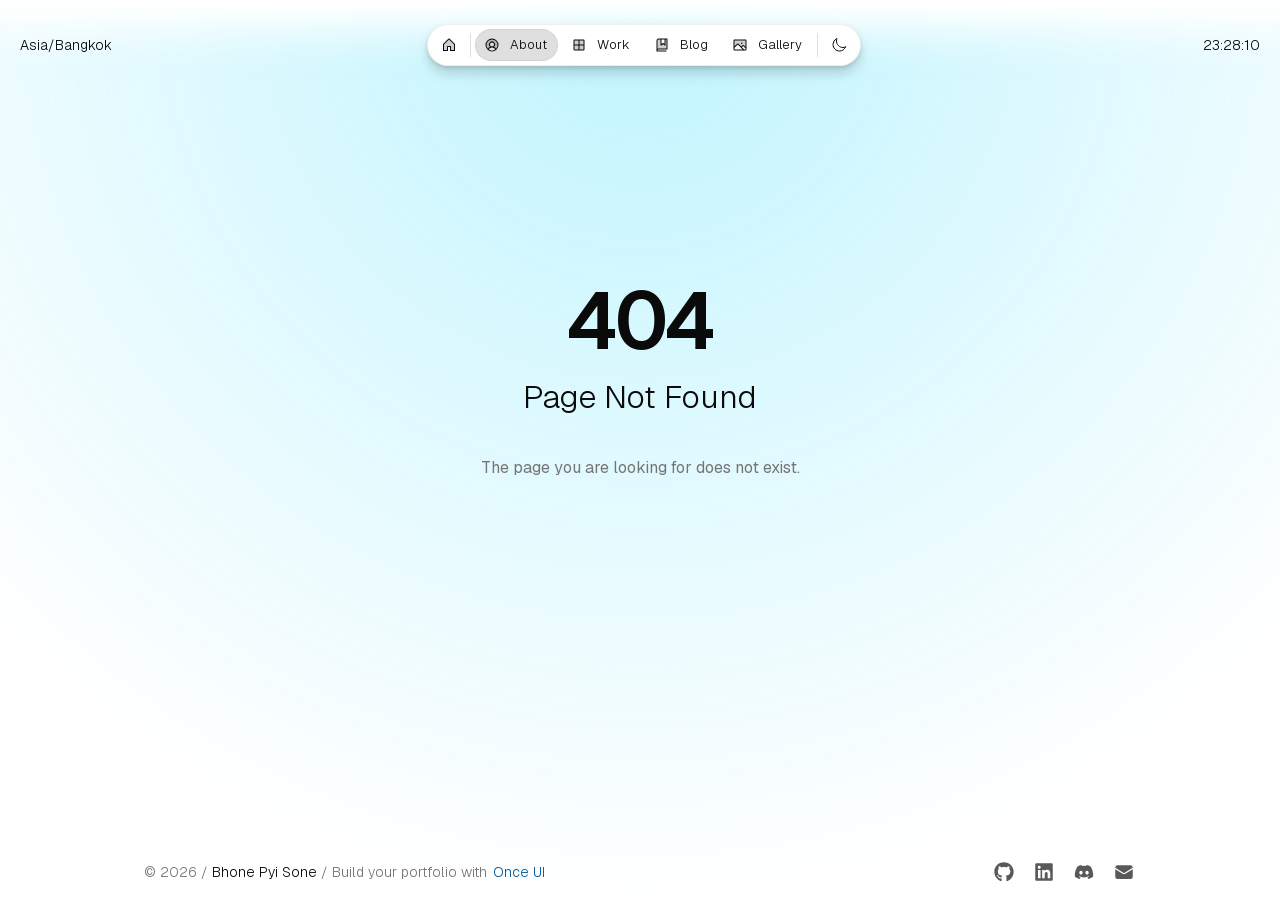
<file: about.html>
<!DOCTYPE html><html class="display-flex position-relative min-width-0 fill-width geist_d82bf9db-module__Ifi_Dq__variable geist_250f8b91-module__B2UTAq__variable geist_4edd9b70-module__GC7HaW__variable geist_mono_90672d7c-module__qcY_rq__variable " lang="en"><head><meta charSet="utf-8"/><meta name="viewport" content="width=device-width, initial-scale=1"/><link rel="preload" href="/_next/static/media/797e433ab948586e-s.p.0r6juujl39pe6.woff2" as="font" crossorigin="" type="font/woff2"/><link rel="preload" href="/_next/static/media/caa3a2e1cccd8315-s.p.0wgildi0cnwt9.woff2" as="font" crossorigin="" type="font/woff2"/><link rel="stylesheet" href="/_next/static/chunks/3t0bde4mr3fuo.css" data-precedence="next"/><link rel="stylesheet" href="/_next/static/chunks/40kez1wtk9g7n.css" data-precedence="next"/><link rel="stylesheet" href="/_next/static/chunks/2qyf_eb92by73.css" data-precedence="next"/><link rel="stylesheet" href="/_next/static/chunks/22ulfw4osyhno.css" data-precedence="next"/><link rel="stylesheet" href="/_next/static/chunks/3kk56ronlzm8d.css" data-precedence="next"/><link rel="preload" as="script" fetchPriority="low" href="/_next/static/chunks/00b9wm5dtl3bf.js"/><script src="/_next/static/chunks/35ko02lhcx9le.js" async=""></script><script src="/_next/static/chunks/0x2xtjf9k0dvm.js" async=""></script><script src="/_next/static/chunks/turbopack-0wat1emyl6_en.js" async=""></script><script src="/_next/static/chunks/1aflf8jqovzbu.js" async="" crossorigin=""></script><script src="/_next/static/chunks/1t44q5u-rd2q0.js" async="" crossorigin=""></script><script src="/_next/static/chunks/1w6cndwplt6s9.js" async="" crossorigin=""></script><script src="/_next/static/chunks/1r2x34yqr8ej1.js" async="" crossorigin=""></script><title>About – Bhone Pyi Sone</title><meta name="description" content="AI-powered Full-stack Developer from Asia/Bangkok"/><meta property="og:title" content="About – Bhone Pyi Sone"/><meta property="og:description" content="AI-powered Full-stack Developer from Asia/Bangkok"/><meta property="og:url" content="https://bhonepyisone.github.io/about"/><meta property="og:image" content="https://bhonepyisone.github.io/api/og/generate?title=About%20%E2%80%93%20Bhone%20Pyi%20Sone"/><meta property="og:image:alt" content="About – Bhone Pyi Sone"/><meta property="og:type" content="website"/><meta name="twitter:card" content="summary_large_image"/><meta name="twitter:title" content="About – Bhone Pyi Sone"/><meta name="twitter:description" content="AI-powered Full-stack Developer from Asia/Bangkok"/><meta name="twitter:image" content="https://bhonepyisone.github.io/api/og/generate?title=About%20%E2%80%93%20Bhone%20Pyi%20Sone"/><link rel="icon" href="/favicon.ico?favicon.2d94g_gtj9-dr.ico" sizes="120x120" type="image/x-icon"/><meta name="next-size-adjust" content=""/><script id="theme-init">
              (function() {
                try {
                  const root = document.documentElement;
                  const defaultTheme = 'system';
                  
                  // Set defaults from config
                  const config = {"brand":"cyan","accent":"red","neutral":"gray","solid":"contrast","solid-style":"flat","border":"playful","surface":"translucent","transition":"all","scaling":"100","viz-style":"gradient"};
                  
                  // Apply default values
                  Object.entries(config).forEach(([key, value]) => {
                    root.setAttribute('data-' + key, value);
                  });
                  
                  // Resolve theme
                  const resolveTheme = (themeValue) => {
                    if (!themeValue || themeValue === 'system') {
                      return window.matchMedia('(prefers-color-scheme: dark)').matches ? 'dark' : 'light';
                    }
                    return themeValue;
                  };
                  
                  // Apply saved theme
                  const savedTheme = localStorage.getItem('data-theme');
                  const resolvedTheme = resolveTheme(savedTheme);
                  root.setAttribute('data-theme', resolvedTheme);
                  
                  // Apply any saved style overrides
                  const styleKeys = Object.keys(config);
                  styleKeys.forEach(key => {
                    const value = localStorage.getItem('data-' + key);
                    if (value) {
                      root.setAttribute('data-' + key, value);
                    }
                  });
                } catch (e) {
                  console.error('Failed to initialize theme:', e);
                  document.documentElement.setAttribute('data-theme', 'dark');
                }
              })();
            </script><script src="/_next/static/chunks/0cz1d0mv5g_q7.js" noModule=""></script></head><body class="display-flex position-relative p-0 m-0 page-background flex-column align-center min-width-0 fill-width " style="min-height:100vh"><div hidden=""><!--$--><!--/$--></div><div class="display-flex position-absolute fill min-width-0 min-height-0 min-width-0 fill-width RevealFx-module-scss-module__6G5tfa__revealFx RevealFx-module-scss-module__6G5tfa__hidden  " style="transform:translateY(undefined);transition-duration:2s"><div class="display-flex position-relative overflow-hidden fill min-height-0 min-width-0 "><div class="display-flex position-absolute top-0 left-0 overflow-hidden fill min-height-0 min-width-0 Mask-module-scss-module__b7fjhq__mask " style="--mask-position-x:50%;--mask-position-y:0%;--mask-radius:100vh"><div class="display-flex position-absolute top-0 left-0 pointer-events-none opacity-40 fill min-height-0 min-width-0 Background-module-scss-module__ijNboa__dots " style="--dots-color:var(--brand-background-strong);--dots-size:var(--static-space-2)"></div></div></div></div><div class="display-flex position-relative min-width-0 fill-width s-flex-hide xs-flex-hide" style="min-height:var(--static-space-16)"></div><div class="display-flex position-fixed min-width-0 fill-width z-index-9 Fade-module-scss-module__WhQGgG__mask s-flex-hide xs-flex-hide" style="height:var(--static-space-80);--base-color:var(--page-background);--gradient-direction:180deg"></div><div class="display-flex position-fixed flex-hide bottom-0 min-width-0 fill-width z-index-9 Fade-module-scss-module__WhQGgG__mask s-flex-show xs-flex-show" style="height:var(--static-space-80);--base-color:var(--page-background);--gradient-direction:0deg"></div><header class="display-flex position-sticky p-8 top-0 justify-center fit-height min-width-0 fill-width z-index-9 Header-module-scss-module__t7BEda__position s-position-fixed xs-position-fixed" data-border="rounded"><div class="display-flex position-relative pl-12 align-center min-width-0 fill-width font-body font-default font-s "><div class="display-flex position-relative s-flex-hide xs-flex-hide">Asia/Bangkok</div></div><div class="display-flex position-relative justify-center min-width-0 fill-width "><div class="display-flex position-relative p-4 page-background neutral-border-alpha-weak border-solid border-1 radius-m-4 justify-center shadow-l z-index-1 "><div class="display-flex position-relative g-4 align-center font-body font-default font-s "><a class="ToggleButton-module-scss-module__9rlAba__button ToggleButton-module-scss-module__9rlAba__ghost ToggleButton-module-scss-module__9rlAba__m radius-m text-decoration-none button cursor-interactive fit-width justify-center" href="/"><span class="display-inline-flex position-relative fit color-inherit Icon-module-scss-module__glKzjG__xs " aria-hidden="true"><svg stroke="currentColor" fill="currentColor" stroke-width="0" viewBox="0 0 256 256" height="1em" width="1em" xmlns="http://www.w3.org/2000/svg"><path d="M216,120v96H152V152H104v64H40V120a8,8,0,0,1,2.34-5.66l80-80a8,8,0,0,1,11.32,0l80,80A8,8,0,0,1,216,120Z" opacity="0.2"></path><path d="M219.31,108.68l-80-80a16,16,0,0,0-22.62,0l-80,80A15.87,15.87,0,0,0,32,120v96a8,8,0,0,0,8,8h64a8,8,0,0,0,8-8V160h32v56a8,8,0,0,0,8,8h64a8,8,0,0,0,8-8V120A15.87,15.87,0,0,0,219.31,108.68ZM208,208H160V152a8,8,0,0,0-8-8H104a8,8,0,0,0-8,8v56H48V120l80-80,80,80Z"></path></svg></span></a><div class="display-flex position-relative neutral-background-alpha-medium flex-column min-height-0 fill-height " style="min-width:var(--static-space-1);max-height:var(--static-space-24);width:var(--static-space-1)"></div><div class="display-flex position-relative s-flex-hide xs-flex-hide"><a class="ToggleButton-module-scss-module__9rlAba__button ToggleButton-module-scss-module__9rlAba__ghost ToggleButton-module-scss-module__9rlAba__m ToggleButton-module-scss-module__9rlAba__selected radius-m text-decoration-none button cursor-interactive fit-width justify-center" href="/about"><span class="display-inline-flex position-relative fit color-inherit Icon-module-scss-module__glKzjG__xs " aria-hidden="true"><svg stroke="currentColor" fill="currentColor" stroke-width="0" viewBox="0 0 256 256" height="1em" width="1em" xmlns="http://www.w3.org/2000/svg"><path d="M224,128a95.76,95.76,0,0,1-31.8,71.37A72,72,0,0,0,128,160a40,40,0,1,0-40-40,40,40,0,0,0,40,40,72,72,0,0,0-64.2,39.37h0A96,96,0,1,1,224,128Z" opacity="0.2"></path><path d="M128,24A104,104,0,1,0,232,128,104.11,104.11,0,0,0,128,24ZM74.08,197.5a64,64,0,0,1,107.84,0,87.83,87.83,0,0,1-107.84,0ZM96,120a32,32,0,1,1,32,32A32,32,0,0,1,96,120Zm97.76,66.41a79.66,79.66,0,0,0-36.06-28.75,48,48,0,1,0-59.4,0,79.66,79.66,0,0,0-36.06,28.75,88,88,0,1,1,131.52,0Z"></path></svg></span><div class="display-flex position-static px-2 justify-center font-label font-s font-default ">About</div></a></div><div class="display-flex position-relative flex-hide s-flex-show xs-flex-show"><a class="ToggleButton-module-scss-module__9rlAba__button ToggleButton-module-scss-module__9rlAba__ghost ToggleButton-module-scss-module__9rlAba__m ToggleButton-module-scss-module__9rlAba__selected radius-m text-decoration-none button cursor-interactive fit-width justify-center" href="/about"><span class="display-inline-flex position-relative fit color-inherit Icon-module-scss-module__glKzjG__xs " aria-hidden="true"><svg stroke="currentColor" fill="currentColor" stroke-width="0" viewBox="0 0 256 256" height="1em" width="1em" xmlns="http://www.w3.org/2000/svg"><path d="M224,128a95.76,95.76,0,0,1-31.8,71.37A72,72,0,0,0,128,160a40,40,0,1,0-40-40,40,40,0,0,0,40,40,72,72,0,0,0-64.2,39.37h0A96,96,0,1,1,224,128Z" opacity="0.2"></path><path d="M128,24A104,104,0,1,0,232,128,104.11,104.11,0,0,0,128,24ZM74.08,197.5a64,64,0,0,1,107.84,0,87.83,87.83,0,0,1-107.84,0ZM96,120a32,32,0,1,1,32,32A32,32,0,0,1,96,120Zm97.76,66.41a79.66,79.66,0,0,0-36.06-28.75,48,48,0,1,0-59.4,0,79.66,79.66,0,0,0-36.06,28.75,88,88,0,1,1,131.52,0Z"></path></svg></span></a></div><div class="display-flex position-relative s-flex-hide xs-flex-hide"><a class="ToggleButton-module-scss-module__9rlAba__button ToggleButton-module-scss-module__9rlAba__ghost ToggleButton-module-scss-module__9rlAba__m radius-m text-decoration-none button cursor-interactive fit-width justify-center" href="/work"><span class="display-inline-flex position-relative fit color-inherit Icon-module-scss-module__glKzjG__xs " aria-hidden="true"><svg stroke="currentColor" fill="currentColor" stroke-width="0" viewBox="0 0 256 256" height="1em" width="1em" xmlns="http://www.w3.org/2000/svg"><path d="M208,56V200a8,8,0,0,1-8,8H56a8,8,0,0,1-8-8V56a8,8,0,0,1,8-8H200A8,8,0,0,1,208,56Z" opacity="0.2"></path><path d="M200,40H56A16,16,0,0,0,40,56V200a16,16,0,0,0,16,16H200a16,16,0,0,0,16-16V56A16,16,0,0,0,200,40Zm0,80H136V56h64ZM120,56v64H56V56ZM56,136h64v64H56Zm144,64H136V136h64v64Z"></path></svg></span><div class="display-flex position-static px-2 justify-center font-label font-s font-default ">Work</div></a></div><div class="display-flex position-relative flex-hide s-flex-show xs-flex-show"><a class="ToggleButton-module-scss-module__9rlAba__button ToggleButton-module-scss-module__9rlAba__ghost ToggleButton-module-scss-module__9rlAba__m radius-m text-decoration-none button cursor-interactive fit-width justify-center" href="/work"><span class="display-inline-flex position-relative fit color-inherit Icon-module-scss-module__glKzjG__xs " aria-hidden="true"><svg stroke="currentColor" fill="currentColor" stroke-width="0" viewBox="0 0 256 256" height="1em" width="1em" xmlns="http://www.w3.org/2000/svg"><path d="M208,56V200a8,8,0,0,1-8,8H56a8,8,0,0,1-8-8V56a8,8,0,0,1,8-8H200A8,8,0,0,1,208,56Z" opacity="0.2"></path><path d="M200,40H56A16,16,0,0,0,40,56V200a16,16,0,0,0,16,16H200a16,16,0,0,0,16-16V56A16,16,0,0,0,200,40Zm0,80H136V56h64ZM120,56v64H56V56ZM56,136h64v64H56Zm144,64H136V136h64v64Z"></path></svg></span></a></div><div class="display-flex position-relative s-flex-hide xs-flex-hide"><a class="ToggleButton-module-scss-module__9rlAba__button ToggleButton-module-scss-module__9rlAba__ghost ToggleButton-module-scss-module__9rlAba__m radius-m text-decoration-none button cursor-interactive fit-width justify-center" href="/blog"><span class="display-inline-flex position-relative fit color-inherit Icon-module-scss-module__glKzjG__xs " aria-hidden="true"><svg stroke="currentColor" fill="currentColor" stroke-width="0" viewBox="0 0 256 256" height="1em" width="1em" xmlns="http://www.w3.org/2000/svg"><path d="M208,32V192H72a24,24,0,0,0-24,24V56A24,24,0,0,1,72,32h40v96l32-24,32,24V32Z" opacity="0.2"></path><path d="M208,24H72A32,32,0,0,0,40,56V224a8,8,0,0,0,8,8H192a8,8,0,0,0,0-16H56a16,16,0,0,1,16-16H208a8,8,0,0,0,8-8V32A8,8,0,0,0,208,24ZM120,40h48v72L148.79,97.6a8,8,0,0,0-9.6,0L120,112Zm80,144H72a31.82,31.82,0,0,0-16,4.29V56A16,16,0,0,1,72,40h32v88a8,8,0,0,0,12.8,6.4L144,114l27.21,20.4A8,8,0,0,0,176,136a8.1,8.1,0,0,0,3.58-.84A8,8,0,0,0,184,128V40h16Z"></path></svg></span><div class="display-flex position-static px-2 justify-center font-label font-s font-default ">Blog</div></a></div><div class="display-flex position-relative flex-hide s-flex-show xs-flex-show"><a class="ToggleButton-module-scss-module__9rlAba__button ToggleButton-module-scss-module__9rlAba__ghost ToggleButton-module-scss-module__9rlAba__m radius-m text-decoration-none button cursor-interactive fit-width justify-center" href="/blog"><span class="display-inline-flex position-relative fit color-inherit Icon-module-scss-module__glKzjG__xs " aria-hidden="true"><svg stroke="currentColor" fill="currentColor" stroke-width="0" viewBox="0 0 256 256" height="1em" width="1em" xmlns="http://www.w3.org/2000/svg"><path d="M208,32V192H72a24,24,0,0,0-24,24V56A24,24,0,0,1,72,32h40v96l32-24,32,24V32Z" opacity="0.2"></path><path d="M208,24H72A32,32,0,0,0,40,56V224a8,8,0,0,0,8,8H192a8,8,0,0,0,0-16H56a16,16,0,0,1,16-16H208a8,8,0,0,0,8-8V32A8,8,0,0,0,208,24ZM120,40h48v72L148.79,97.6a8,8,0,0,0-9.6,0L120,112Zm80,144H72a31.82,31.82,0,0,0-16,4.29V56A16,16,0,0,1,72,40h32v88a8,8,0,0,0,12.8,6.4L144,114l27.21,20.4A8,8,0,0,0,176,136a8.1,8.1,0,0,0,3.58-.84A8,8,0,0,0,184,128V40h16Z"></path></svg></span></a></div><div class="display-flex position-relative s-flex-hide xs-flex-hide"><a class="ToggleButton-module-scss-module__9rlAba__button ToggleButton-module-scss-module__9rlAba__ghost ToggleButton-module-scss-module__9rlAba__m radius-m text-decoration-none button cursor-interactive fit-width justify-center" href="/gallery"><span class="display-inline-flex position-relative fit color-inherit Icon-module-scss-module__glKzjG__xs " aria-hidden="true"><svg stroke="currentColor" fill="currentColor" stroke-width="0" viewBox="0 0 256 256" height="1em" width="1em" xmlns="http://www.w3.org/2000/svg"><path d="M224,56V178.06l-39.72-39.72a8,8,0,0,0-11.31,0L147.31,164,97.66,114.34a8,8,0,0,0-11.32,0L32,168.69V56a8,8,0,0,1,8-8H216A8,8,0,0,1,224,56Z" opacity="0.2"></path><path d="M216,40H40A16,16,0,0,0,24,56V200a16,16,0,0,0,16,16H216a16,16,0,0,0,16-16V56A16,16,0,0,0,216,40Zm0,16V158.75l-26.07-26.06a16,16,0,0,0-22.63,0l-20,20-44-44a16,16,0,0,0-22.62,0L40,149.37V56ZM40,172l52-52,80,80H40Zm176,28H194.63l-36-36,20-20L216,181.38V200ZM144,100a12,12,0,1,1,12,12A12,12,0,0,1,144,100Z"></path></svg></span><div class="display-flex position-static px-2 justify-center font-label font-s font-default ">Gallery</div></a></div><div class="display-flex position-relative flex-hide s-flex-show xs-flex-show"><a class="ToggleButton-module-scss-module__9rlAba__button ToggleButton-module-scss-module__9rlAba__ghost ToggleButton-module-scss-module__9rlAba__m radius-m text-decoration-none button cursor-interactive fit-width justify-center" href="/gallery"><span class="display-inline-flex position-relative fit color-inherit Icon-module-scss-module__glKzjG__xs " aria-hidden="true"><svg stroke="currentColor" fill="currentColor" stroke-width="0" viewBox="0 0 256 256" height="1em" width="1em" xmlns="http://www.w3.org/2000/svg"><path d="M224,56V178.06l-39.72-39.72a8,8,0,0,0-11.31,0L147.31,164,97.66,114.34a8,8,0,0,0-11.32,0L32,168.69V56a8,8,0,0,1,8-8H216A8,8,0,0,1,224,56Z" opacity="0.2"></path><path d="M216,40H40A16,16,0,0,0,24,56V200a16,16,0,0,0,16,16H216a16,16,0,0,0,16-16V56A16,16,0,0,0,216,40Zm0,16V158.75l-26.07-26.06a16,16,0,0,0-22.63,0l-20,20-44-44a16,16,0,0,0-22.62,0L40,149.37V56ZM40,172l52-52,80,80H40Zm176,28H194.63l-36-36,20-20L216,181.38V200ZM144,100a12,12,0,1,1,12,12A12,12,0,0,1,144,100Z"></path></svg></span></a></div><div class="display-flex position-relative neutral-background-alpha-medium flex-column min-height-0 fill-height " style="min-width:var(--static-space-1);max-height:var(--static-space-24);width:var(--static-space-1)"></div><button class="ToggleButton-module-scss-module__9rlAba__button ToggleButton-module-scss-module__9rlAba__ghost ToggleButton-module-scss-module__9rlAba__m radius-m text-decoration-none button cursor-interactive fit-width justify-center" aria-label="Switch to dark mode"><span class="display-inline-flex position-relative fit color-inherit Icon-module-scss-module__glKzjG__xs " aria-hidden="true"><svg stroke="currentColor" fill="none" stroke-width="1.5" viewBox="0 0 24 24" aria-hidden="true" height="1em" width="1em" xmlns="http://www.w3.org/2000/svg"><path stroke-linecap="round" stroke-linejoin="round" d="M21.752 15.002A9.72 9.72 0 0 1 18 15.75c-5.385 0-9.75-4.365-9.75-9.75 0-1.33.266-2.597.748-3.752A9.753 9.753 0 0 0 3 11.25C3 16.635 7.365 21 12.75 21a9.753 9.753 0 0 0 9.002-5.998Z"></path></svg></span></button></div></div></div><div class="display-flex position-relative justify-end align-center min-width-0 fill-width "><div class="display-flex position-relative pr-12 g-20 justify-end align-center font-body font-default font-s "><div class="display-flex position-relative s-flex-hide xs-flex-hide"></div></div></div></header><div class="display-flex position-relative p-l flex-1 justify-center min-width-0 fill-width "><div class="display-flex position-relative justify-center min-width-0 fill-width " style="min-height:var(--static-space-0)"><div class="display-flex position-relative py-128 justify-center min-width-0 fill-width "><div class="display-flex position-relative center "><div class="display-flex position-relative center Spinner-module-scss-module__imkilW__m " role="status" aria-label="Loading"><div class="display-flex position-relative fill min-height-0 min-width-0 "><div class="display-flex position-absolute neutral-border-alpha-medium border-1 border-solid radius-full fill min-height-0 min-width-0 Spinner-module-scss-module__imkilW__size "></div><div class="display-flex position-relative border-solid radius-full fill min-height-0 min-width-0 Spinner-module-scss-module__imkilW__spinner Spinner-module-scss-module__imkilW__size "></div></div></div></div></div></div></div><footer class="display-flex position-relative p-8 justify-center min-width-0 fill-width s-flex-column"><div class="display-flex position-relative px-16 py-8 g-16 justify-between align-center fill-width max-width-m Footer-module-scss-module__DkSkqG__mobile s-flex-column s-align-center xs-align-center s-align-center xs-align-center"><span class="font-body font-default font-s neutral-on-background-strong"><span class="neutral-on-background-weak">© <!-- -->2026<!-- --> /</span><span class="px-4">Bhone Pyi Sone</span><span class="neutral-on-background-weak">/ Build your portfolio with<!-- --> <a href="https://once-ui.com/products/magic-portfolio" target="_blank" rel="noreferrer" class="reset-button-styles focus-ring align-center display-inline-flex g-8 radius-s fit-width px-2 mx-2">Once UI</a></span></span><div class="display-flex position-relative g-16 "><div class="display-flex position-relative "><a href="https://github.com/bhonepyisone" target="_blank" rel="noreferrer" class="Button-module-scss-module__Z_19_G__button Button-module-scss-module__Z_19_G__ghost IconButton-module-scss-module__-vAwNG__s radius-m text-decoration-none button cursor-interactive" aria-label="GitHub" aria-disabled="false"><div class="display-flex position-relative center fill min-height-0 min-width-0 "><span class="display-inline-flex position-relative fit color-inherit Icon-module-scss-module__glKzjG__s " aria-hidden="true"><svg stroke="currentColor" fill="currentColor" stroke-width="0" viewBox="0 0 496 512" height="1em" width="1em" xmlns="http://www.w3.org/2000/svg"><path d="M165.9 397.4c0 2-2.3 3.6-5.2 3.6-3.3.3-5.6-1.3-5.6-3.6 0-2 2.3-3.6 5.2-3.6 3-.3 5.6 1.3 5.6 3.6zm-31.1-4.5c-.7 2 1.3 4.3 4.3 4.9 2.6 1 5.6 0 6.2-2s-1.3-4.3-4.3-5.2c-2.6-.7-5.5.3-6.2 2.3zm44.2-1.7c-2.9.7-4.9 2.6-4.6 4.9.3 2 2.9 3.3 5.9 2.6 2.9-.7 4.9-2.6 4.6-4.6-.3-1.9-3-3.2-5.9-2.9zM244.8 8C106.1 8 0 113.3 0 252c0 110.9 69.8 205.8 169.5 239.2 12.8 2.3 17.3-5.6 17.3-12.1 0-6.2-.3-40.4-.3-61.4 0 0-70 15-84.7-29.8 0 0-11.4-29.1-27.8-36.6 0 0-22.9-15.7 1.6-15.4 0 0 24.9 2 38.6 25.8 21.9 38.6 58.6 27.5 72.9 20.9 2.3-16 8.8-27.1 16-33.7-55.9-6.2-112.3-14.3-112.3-110.5 0-27.5 7.6-41.3 23.6-58.9-2.6-6.5-11.1-33.3 2.6-67.9 20.9-6.5 69 27 69 27 20-5.6 41.5-8.5 62.8-8.5s42.8 2.9 62.8 8.5c0 0 48.1-33.6 69-27 13.7 34.7 5.2 61.4 2.6 67.9 16 17.7 25.8 31.5 25.8 58.9 0 96.5-58.9 104.2-114.8 110.5 9.2 7.9 17 22.9 17 46.4 0 33.7-.3 75.4-.3 83.6 0 6.5 4.6 14.4 17.3 12.1C428.2 457.8 496 362.9 496 252 496 113.3 383.5 8 244.8 8zM97.2 352.9c-1.3 1-1 3.3.7 5.2 1.6 1.6 3.9 2.3 5.2 1 1.3-1 1-3.3-.7-5.2-1.6-1.6-3.9-2.3-5.2-1zm-10.8-8.1c-.7 1.3.3 2.9 2.3 3.9 1.6 1 3.6.7 4.3-.7.7-1.3-.3-2.9-2.3-3.9-2-.6-3.6-.3-4.3.7zm32.4 35.6c-1.6 1.3-1 4.3 1.3 6.2 2.3 2.3 5.2 2.6 6.5 1 1.3-1.3.7-4.3-1.3-6.2-2.2-2.3-5.2-2.6-6.5-1zm-11.4-14.7c-1.6 1-1.6 3.6 0 5.9 1.6 2.3 4.3 3.3 5.6 2.3 1.6-1.3 1.6-3.9 0-6.2-1.4-2.3-4-3.3-5.6-2z"></path></svg></span></div></a></div><div class="display-flex position-relative "><a href="https://linkedin.com/in/bhonepyisone" target="_blank" rel="noreferrer" class="Button-module-scss-module__Z_19_G__button Button-module-scss-module__Z_19_G__ghost IconButton-module-scss-module__-vAwNG__s radius-m text-decoration-none button cursor-interactive" aria-label="LinkedIn" aria-disabled="false"><div class="display-flex position-relative center fill min-height-0 min-width-0 "><span class="display-inline-flex position-relative fit color-inherit Icon-module-scss-module__glKzjG__s " aria-hidden="true"><svg stroke="currentColor" fill="currentColor" stroke-width="0" viewBox="0 0 448 512" height="1em" width="1em" xmlns="http://www.w3.org/2000/svg"><path d="M416 32H31.9C14.3 32 0 46.5 0 64.3v383.4C0 465.5 14.3 480 31.9 480H416c17.6 0 32-14.5 32-32.3V64.3c0-17.8-14.4-32.3-32-32.3zM135.4 416H69V202.2h66.5V416zm-33.2-243c-21.3 0-38.5-17.3-38.5-38.5S80.9 96 102.2 96c21.2 0 38.5 17.3 38.5 38.5 0 21.3-17.2 38.5-38.5 38.5zm282.1 243h-66.4V312c0-24.8-.5-56.7-34.5-56.7-34.6 0-39.9 27-39.9 54.9V416h-66.4V202.2h63.7v29.2h.9c8.9-16.8 30.6-34.5 62.9-34.5 67.2 0 79.7 44.3 79.7 101.9V416z"></path></svg></span></div></a></div><div class="display-flex position-relative "><a href="https://discord.com" target="_blank" rel="noreferrer" class="Button-module-scss-module__Z_19_G__button Button-module-scss-module__Z_19_G__ghost IconButton-module-scss-module__-vAwNG__s radius-m text-decoration-none button cursor-interactive" aria-label="Discord" aria-disabled="false"><div class="display-flex position-relative center fill min-height-0 min-width-0 "><span class="display-inline-flex position-relative fit color-inherit Icon-module-scss-module__glKzjG__s " aria-hidden="true"><svg stroke="currentColor" fill="currentColor" stroke-width="0" viewBox="0 0 640 512" height="1em" width="1em" xmlns="http://www.w3.org/2000/svg"><path d="M524.531,69.836a1.5,1.5,0,0,0-.764-.7A485.065,485.065,0,0,0,404.081,32.03a1.816,1.816,0,0,0-1.923.91,337.461,337.461,0,0,0-14.9,30.6,447.848,447.848,0,0,0-134.426,0,309.541,309.541,0,0,0-15.135-30.6,1.89,1.89,0,0,0-1.924-.91A483.689,483.689,0,0,0,116.085,69.137a1.712,1.712,0,0,0-.788.676C39.068,183.651,18.186,294.69,28.43,404.354a2.016,2.016,0,0,0,.765,1.375A487.666,487.666,0,0,0,176.02,479.918a1.9,1.9,0,0,0,2.063-.676A348.2,348.2,0,0,0,208.12,430.4a1.86,1.86,0,0,0-1.019-2.588,321.173,321.173,0,0,1-45.868-21.853,1.885,1.885,0,0,1-.185-3.126c3.082-2.309,6.166-4.711,9.109-7.137a1.819,1.819,0,0,1,1.9-.256c96.229,43.917,200.41,43.917,295.5,0a1.812,1.812,0,0,1,1.924.233c2.944,2.426,6.027,4.851,9.132,7.16a1.884,1.884,0,0,1-.162,3.126,301.407,301.407,0,0,1-45.89,21.83,1.875,1.875,0,0,0-1,2.611,391.055,391.055,0,0,0,30.014,48.815,1.864,1.864,0,0,0,2.063.7A486.048,486.048,0,0,0,610.7,405.729a1.882,1.882,0,0,0,.765-1.352C623.729,277.594,590.933,167.465,524.531,69.836ZM222.491,337.58c-28.972,0-52.844-26.587-52.844-59.239S193.056,219.1,222.491,219.1c29.665,0,53.306,26.82,52.843,59.239C275.334,310.993,251.924,337.58,222.491,337.58Zm195.38,0c-28.971,0-52.843-26.587-52.843-59.239S388.437,219.1,417.871,219.1c29.667,0,53.307,26.82,52.844,59.239C470.715,310.993,447.538,337.58,417.871,337.58Z"></path></svg></span></div></a></div><div class="display-flex position-relative "><a class="Button-module-scss-module__Z_19_G__button Button-module-scss-module__Z_19_G__ghost IconButton-module-scss-module__-vAwNG__s radius-m text-decoration-none button cursor-interactive" aria-label="Email" aria-disabled="false" href="mailto:bhone.ps@proton.me"><div class="display-flex position-relative center fill min-height-0 min-width-0 "><span class="display-inline-flex position-relative fit color-inherit Icon-module-scss-module__glKzjG__s " aria-hidden="true"><svg stroke="currentColor" fill="currentColor" stroke-width="0" viewBox="0 0 24 24" aria-hidden="true" height="1em" width="1em" xmlns="http://www.w3.org/2000/svg"><path d="M1.5 8.67v8.58a3 3 0 0 0 3 3h15a3 3 0 0 0 3-3V8.67l-8.928 5.493a3 3 0 0 1-3.144 0L1.5 8.67Z"></path><path d="M22.5 6.908V6.75a3 3 0 0 0-3-3h-15a3 3 0 0 0-3 3v.158l9.714 5.978a1.5 1.5 0 0 0 1.572 0L22.5 6.908Z"></path></svg></span></div></a></div></div></div><div class="display-flex position-relative flex-hide s-flex-show xs-flex-show" style="height:var(--static-space-80)"></div></footer><script src="/_next/static/chunks/00b9wm5dtl3bf.js" id="_R_" async=""></script><script>(self.__next_f=self.__next_f||[]).push([0])</script><script>self.__next_f.push([1,"1:\"$Sreact.fragment\"\n3:I[39756,[\"/_next/static/chunks/1aflf8jqovzbu.js\",\"/_next/static/chunks/1t44q5u-rd2q0.js\",\"/_next/static/chunks/1w6cndwplt6s9.js\"],\"default\"]\n4:I[37457,[\"/_next/static/chunks/1aflf8jqovzbu.js\",\"/_next/static/chunks/1t44q5u-rd2q0.js\",\"/_next/static/chunks/1w6cndwplt6s9.js\"],\"default\"]\n5:I[79520,[\"/_next/static/chunks/1aflf8jqovzbu.js\",\"/_next/static/chunks/1t44q5u-rd2q0.js\",\"/_next/static/chunks/1w6cndwplt6s9.js\",\"/_next/static/chunks/1r2x34yqr8ej1.js\"],\"\"]\n6:I[21247,[\"/_next/static/chunks/1aflf8jqovzbu.js\",\"/_next/static/chunks/1t44q5u-rd2q0.js\",\"/_next/static/chunks/1w6cndwplt6s9.js\",\"/_next/static/chunks/1r2x34yqr8ej1.js\"],\"ClientFlex\"]\n7:I[85334,[\"/_next/static/chunks/1aflf8jqovzbu.js\",\"/_next/static/chunks/1t44q5u-rd2q0.js\",\"/_next/static/chunks/1w6cndwplt6s9.js\",\"/_next/static/chunks/1r2x34yqr8ej1.js\"],\"default\"]\n21:I[68027,[\"/_next/static/chunks/1aflf8jqovzbu.js\",\"/_next/static/chunks/1t44q5u-rd2q0.js\",\"/_next/static/chunks/1w6cndwplt6s9.js\"],\"default\",1]\n:HL[\"/_next/static/chunks/3t0bde4mr3fuo.css\",\"style\"]\n:HL[\"/_next/static/chunks/40kez1wtk9g7n.css\",\"style\"]\n:HL[\"/_next/static/chunks/2qyf_eb92by73.css\",\"style\"]\n:HL[\"/_next/static/chunks/22ulfw4osyhno.css\",\"style\"]\n:HL[\"/_next/static/chunks/3kk56ronlzm8d.css\",\"style\"]\n:HL[\"/_next/static/media/797e433ab948586e-s.p.0r6juujl39pe6.woff2\",\"font\",{\"crossOrigin\":\"\",\"type\":\"font/woff2\"}]\n:HL[\"/_next/static/media/caa3a2e1cccd8315-s.p.0wgildi0cnwt9.woff2\",\"font\",{\"crossOrigin\":\"\",\"type\":\"font/woff2\"}]\n1f:X\n0:{\"P\":null,\"c\":[\"\",\"about\"],\"q\":\"\",\"i\":false,\"f\":[[[\"\",{\"children\":[\"about\",{\"children\":[\"__PAGE__\",{},\"$undefined\",\"$undefined\",4608]},\"$undefined\",\"$undefined\",4608]},\"$undefined\",\"$undefined\",4624],[[\"$\",\"$1\",\"c\",{\"children\":[[[\"$\",\"link\",\"0\",{\"rel\":\"stylesheet\",\"href\":\"/_next/static/chunks/3t0bde4mr3fuo.css\",\"precedence\":\"next\",\"crossOrigin\":\"$undefined\",\"nonce\":\"$undefined\"}],[\"$\",\"link\",\"1\",{\"rel\":\"stylesheet\",\"href\":\"/_next/static/chunks/40kez1wtk9g7n.css\",\"precedence\":\"next\",\"crossOrigin\":\"$undefined\",\"nonce\":\"$undefined\"}],[\"$\",\"link\",\"2\",{\"rel\":\"stylesheet\",\"href\":\"/_next/static/chunks/2qyf_eb92by73.css\",\"precedence\":\"next\",\"crossOrigin\":\"$undefined\",\"nonce\":\"$undefined\"}],[\"$\",\"link\",\"3\",{\"rel\":\"stylesheet\",\"href\":\"/_next/static/chunks/22ulfw4osyhno.css\",\"precedence\":\"next\",\"crossOrigin\":\"$undefined\",\"nonce\":\"$undefined\"}],[\"$\",\"link\",\"4\",{\"rel\":\"stylesheet\",\"href\":\"/_next/static/chunks/3kk56ronlzm8d.css\",\"precedence\":\"next\",\"crossOrigin\":\"$undefined\",\"nonce\":\"$undefined\"}],[\"$\",\"script\",\"script-0\",{\"src\":\"/_next/static/chunks/1aflf8jqovzbu.js\",\"async\":true,\"nonce\":\"$undefined\"}],[\"$\",\"script\",\"script-1\",{\"src\":\"/_next/static/chunks/1t44q5u-rd2q0.js\",\"async\":true,\"nonce\":\"$undefined\"}],[\"$\",\"script\",\"script-2\",{\"src\":\"/_next/static/chunks/1w6cndwplt6s9.js\",\"async\":true,\"nonce\":\"$undefined\"}]],\"$L2\"]}],{\"children\":[[\"$\",\"$1\",\"c\",{\"children\":[null,[\"$\",\"$L3\",null,{\"parallelRouterKey\":\"children\",\"error\":\"$undefined\",\"errorStyles\":\"$undefined\",\"errorScripts\":\"$undefined\",\"template\":[\"$\",\"$L4\",null,{}],\"templateStyles\":\"$undefined\",\"templateScripts\":\"$undefined\",\"notFound\":\"$undefined\",\"forbidden\":\"$undefined\",\"unauthorized\":\"$undefined\"}]]}],{\"children\":[[\"$\",\"$1\",\"c\",{\"children\":[[\"$\",\"div\",null,{\"ref\":\"$undefined\",\"className\":\"display-flex position-relative flex-column fill-width max-width-m \",\"style\":{\"maxWidth\":\"$undefined\",\"minWidth\":\"$undefined\",\"minHeight\":\"$undefined\",\"maxHeight\":\"$undefined\",\"width\":\"$undefined\",\"height\":\"$undefined\",\"aspectRatio\":\"$undefined\",\"textAlign\":\"$undefined\",\"cursor\":\"$undefined\",\"padding\":\"$undefined\",\"paddingLeft\":\"$undefined\",\"paddingRight\":\"$undefined\",\"paddingTop\":\"$undefined\",\"paddingBottom\":\"$undefined\",\"margin\":\"$undefined\",\"marginLeft\":\"$undefined\",\"marginRight\":\"$undefined\",\"marginTop\":\"$undefined\",\"marginBottom\":\"$undefined\",\"gap\":\"$undefined\",\"top\":\"$undefined\",\"right\":\"$undefined\",\"bottom\":\"$undefined\",\"left\":\"$undefined\",\"transform\":\"$undefined\"},\"children\":[[\"$\",\"$L5\",null,{\"id\":\"schema-webPage-/about\",\"type\":\"application/ld+json\",\"dangerouslySetInnerHTML\":{\"__html\":\"{\\\"@context\\\":\\\"https://schema.org\\\",\\\"@type\\\":\\\"WebPage\\\",\\\"url\\\":\\\"https://bhonepyisone.github.io/about\\\",\\\"sameAs\\\":[],\\\"headline\\\":\\\"About – Bhone Pyi Sone\\\",\\\"description\\\":\\\"AI-powered Full-stack Developer from Asia/Bangkok\\\",\\\"image\\\":\\\"https://bhonepyisone.github.io/api/og/generate?title=About%20%E2%80%93%20Bhone%20Pyi%20Sone\\\",\\\"author\\\":{\\\"@type\\\":\\\"Person\\\",\\\"name\\\":\\\"Bhone Pyi Sone\\\",\\\"url\\\":\\\"https://bhonepyisone.github.io/about\\\",\\\"image\\\":{\\\"@type\\\":\\\"ImageObject\\\",\\\"url\\\":\\\"https://bhonepyisone.github.io\\\"}}}\"}}],[\"$\",\"$L6\",null,{\"ref\":\"$undefined\",\"cursor\":\"$undefined\",\"xl\":\"$undefined\",\"l\":\"$undefined\",\"m\":\"$undefined\",\"s\":{\"hide\":true},\"xs\":\"$undefined\",\"style\":{\"top\":\"50%\",\"transform\":\"translateY(-50%)\"},\"hide\":\"$undefined\",\"direction\":\"column\",\"left\":\"0\",\"position\":\"fixed\",\"paddingLeft\":\"24\",\"gap\":\"32\",\"children\":[\"$\",\"$L7\",null,{\"structure\":[{\"title\":\"Introduction\",\"display\":true,\"items\":[]},{\"title\":\"Work Experience\",\"display\":true,\"items\":[\"Solution Station / Core Power\",\"Transsion Holdings\",\"JM505 Laptop \u0026 Parts\",\"5-Continent Enterprise\",\"Vibe Code Tours Cohort 1\"]},{\"title\":\"Education\",\"display\":true,\"items\":[\"Magway Technological University\"]},{\"title\":\"Technical Skills\",\"display\":true,\"items\":[\"AI \u0026 Automation\",\"Full-stack Development\",\"Data \u0026 Backend\",\"QA \u0026 DevOps\"]}],\"about\":{\"path\":\"/about\",\"label\":\"About\",\"title\":\"About – Bhone Pyi Sone\",\"description\":\"AI-powered Full-stack Developer from Asia/Bangkok\",\"tableOfContent\":{\"display\":true,\"subItems\":false},\"avatar\":{\"display\":false},\"calendar\":{\"display\":false,\"link\":\"https://cal.com\"},\"intro\":{\"display\":true,\"title\":\"Introduction\",\"description\":\"Bhone Pyi Sone is an AI-powered full-stack developer based in Bangkok, Thailand. He builds practical systems for retail and laptop businesses — including ERP/POS/CRM platforms, OCR tools like PayProof, and automation pipelines with n8n and LLM tools. He combines 4+ years of software QA leadership with modern AI-assisted engineering to ship reliable, business-ready software. Currently focused on Core Power and Solution Station.\"},\"work\":{\"display\":true,\"title\":\"Work Experience\",\"experiences\":[{\"company\":\"Solution Station / Core Power\",\"timeframe\":\"2021 – Present\",\"role\":\"Founder \u0026 AI-powered Developer\",\"achievements\":[\"Found and operate a freelance agency delivering digital marketing and full-stack development services.\",\"Built AI-assisted content pipelines using Claude Code, n8n, and Gemini API.\",\"$L8\",\"$L9\"],\"images\":[]},{\"company\":\"Transsion Holdings\",\"timeframe\":\"2017 – 2021\",\"role\":\"Software QA Lead\",\"achievements\":[\"$La\",\"$Lb\",\"$Lc\",\"$Ld\"],\"images\":[]},{\"company\":\"JM505 Laptop \u0026 Parts\",\"timeframe\":\"Oct 2025 – Jul 2026\",\"role\":\"Digital Marketing Specialist + ERP Developer\",\"achievements\":[\"$Le\",\"$Lf\",\"$L10\"],\"images\":[]},{\"company\":\"5-Continent Enterprise\",\"timeframe\":\"2024 – 2025\",\"role\":\"Sales Executive\",\"achievements\":[\"$L11\",\"$L12\",\"$L13\"],\"images\":[]},{\"company\":\"Vibe Code Tours Cohort 1\",\"timeframe\":\"2026\",\"role\":\"Builder — Team 18\",\"achievements\":[\"$L14\",\"$L15\",\"$L16\"],\"images\":[]}]},\"studies\":{\"display\":true,\"title\":\"Education\",\"institutions\":[{\"name\":\"Magway Technological University\",\"description\":\"$L17\"}]},\"technical\":{\"display\":true,\"title\":\"Technical Skills\",\"skills\":[{\"title\":\"AI \u0026 Automation\",\"description\":\"$L18\",\"tags\":[{\"name\":\"AI\",\"icon\":\"ai\"},{\"name\":\"Python\",\"icon\":\"python\"},{\"name\":\"n8n\",\"icon\":\"n8n\"}],\"images\":[]},{\"title\":\"Full-stack Development\",\"description\":\"$L19\",\"tags\":[{\"name\":\"TypeScript\",\"icon\":\"typescript\"},{\"name\":\"React\",\"icon\":\"react\"},{\"name\":\"Next.js\",\"icon\":\"nextjs\"}],\"images\":[]},{\"title\":\"Data \u0026 Backend\",\"description\":\"$L1a\",\"tags\":[{\"name\":\"PostgreSQL\",\"icon\":\"postgresql\"},{\"name\":\"Supabase\",\"icon\":\"supabase\"}],\"images\":[]},{\"title\":\"QA \u0026 DevOps\",\"description\":\"$L1b\",\"tags\":[{\"name\":\"Git\",\"icon\":\"git\"},{\"name\":\"Docker\",\"icon\":\"docker\"}],\"images\":[]}]}}}]}],\"$L1c\"]}],[\"$L1d\"],\"$L1e\"]}],{},null,false,null]},null,false,\"$1f\"]},null,false,null],\"$L20\",false]],\"m\":\"$undefined\",\"G\":[\"$21\",[\"$L22\",\"$L23\",\"$L24\",\"$L25\",\"$L26\"]],\"S\":true,\"h\":null,\"r\":\"$undefined\",\"s\":\"$undefined\",\"a\":\"$undefined\",\"l\":\"$undefined\",\"p\":\"$undefined\",\"d\":\"$undefined\",\"b\":\"ra56sHlwFoNm6y2g-UcF2\"}\n27:I[91722,[\"/_next/static/chunks/1aflf8jqovzbu.js\",\"/_next/static/chunks/1t44q5u-rd2q0.js\",\"/_next/static/chunks/1w6cndwplt6s9.js\",\"/_next/static/chunks/1r2x34yqr8ej1.js\"],\"Button\"]\n28:I[98229,[\"/_next/static/chunks/1aflf8jqovzbu.js\",\"/_next/static/chunks/1t44q5u-rd2q0.js\",\"/_next/static/chunks/1w6cndwplt6s9.js\",\"/_next/static/chunks/1r2x34yqr8ej1.js\"],\"IconButton\"]\n2c:I[97367,[\"/_next/static/chunks/1aflf8jqovzbu.js\",\"/_next/static/chunks/1t44q5u-rd2q0.js\",\"/_next/static/chunks/1w6cndwplt6s9.js\"],\"OutletBoundary\"]\n2d:\"$Sreact.suspense\"\n2f:I[97367,[\"/_next/static/chunks/1aflf8jqovzbu.js\",\"/_next/static/chunks/1t44q5u-rd2q0.js\",\"/_next/static/chunks/1w6cndwplt6s9.js\"],\"ViewportBoundary\"]\n31:I[97367,[\"/_next/static/chunks/1aflf8jqovzbu.js\",\"/_next/static/chunks/1t44q5u-rd2q0.js\",\"/_next/static/chunks/1w6cndwplt6s9.js\"],\"MetadataBoundary\"]\n34:I[30824,[\"/_next/static/chunks/1aflf8jqovzbu.js\",\"/_next/static/chunks/1t44q5u-rd2q0.js\",\"/_next/static/chunks/1w6cndwplt6s9.js\"],\"Providers\"]\n35:I[21971,[\"/_next/static/chunks/1aflf8jqovzbu.js\",\"/_next/static/chunks/1t44q5u-rd2q0.js\",\"/_next/static/chunks/1w6cndwplt6s9.js\",\"/_next/static/chunks/1r2x34yqr8ej1.js\"],\"RevealFx\"]\n36:I[94412,[\"/_next/static/chunks/1aflf8jqovzbu.js\",\"/_next/static/chunks/1t44q5u-rd2q0.js\",\"/_next/static/chunks/1w6cndwplt6s9.js\",\"/_next/static/chunks/1r2x34yqr8ej1.js\"],\"Background\"]\n37:I[2971,[\"/_next/static/chunks/1aflf8jqovzbu.js\",\"/_next/static/chunks/1t44q5u-rd2q0.js\",\"/_next/static/chunks/1w6cndwplt6s9.js\"],\"Header\"]\n8:\"Developed marketing automation tools for Facebook, Instagram, TikTok, Viber, and Telegram.\"\n9:\"Building Core Power — a 2nd-hand laptop wholesale/retail business with integrated ERP.\"\na:\"Led a team of software testing engineers for mobile firmware and apps — Tecno, Infinix, itel.\"\nb:\"Designed and executed manual test cases for web, mobile, and firmware releases.\"\nc:\"Managed bug tracking via JIRA, TestRail, and Bugzilla.\"\nd:\"Introduced test automation with Selenium and Python WebDriver.\"\ne:\"Developed ERP/POS/CRM modules: per-device inventory, sales tracking, multi-currency support.\"\nf:\"Built using React, Next.js, Firebase, and Supabase.\"\n10:\"Resigned July 2026; ERP codebase transitioned to Core Power as an ongoing open-source project.\"\n11:\"Managed client relationships and order coordination for international trade.\"\n12:\"Negotiated contracts and coordinated cross-border logistics.\"\n13:\"Introduced digital tracking tools to improve inventory and distribution visibility.\"\n14:\"Completed 8-level AI-assisted development program focused on Spec-Driven Development.\"\n15:\"Shipped PayProof: an OCR tool for payment screenshots with zero cloud dependency.\"\n16:\"Built team project Fraud Awareness Hub with Express + React.\"\n17:\"Bachelor of Engineering (Civil).\"\n18:\"Ollama, Claude Code, Gemini API, Hugging Face, ComfyUI, n8n, Tesseract.js, workflow automation.\"\n19:\"React, Next.js, Astro, TypeScript, Node.js, NestJS, Express, Vite, Tailwind CSS.\"\n1a:\"PostgreSQL, SQLite, Firebase, Supabase, REST APIs, API testing.\"\n1b:\"Selenium, WebDriver, JIRA, TestRail, Bugzilla, Docker, GitHub Actions, Git.\"\n1c:[\"$\",\"$L6\",null,{\"ref\":\"$undefined\",\"cursor\":\"$undefined\",\"xl\":\"$undefined\",\"l\":\"$undefined\",\"m\":\"$undefined\",\"s\":{\"direction\":\"column\"},\"xs\":\"$undefined\",\"style\":\"$undefined\",\"hide\":\"$undefined\",\"fillWidth\":true,\"horizontal\":\"center\",\"children\":[false,[\"$\",\"div\",null,{\"ref\":\"$undefined\",\"className\":\"display-flex position-relative flex-column flex-9 fill-width about-module-scss-module__a59t3q__blockAlign \",\"style\":{\"maxWidth\":\"40rem\",\"minWidth\":\"$undefined\",\"minHeight\":\"$undefined\",\"maxHeight\":\"$undefined\",\"width\":\"$undefined\",\"height\":\"$undefined\",\"aspectRatio\":\"$undefined\",\"textAlign\":\"$undefined\",\"cursor\":\"$undefined\",\"padding\":\"$undefined\",\"paddingLeft\":\"$undefined\",\"paddingRight\":\"$undefined\",\"paddingTop\":\"$undefined\",\"paddingBottom\":\"$undefined\",\"margin\":\"$undefined\",\"marginLeft\":\"$undefined\",\"marginRight\":\"$undefined\",\"marginTop\":\"$undefined\",\"marginBottom\":\"$undefined\",\"gap\":\"$undefined\",\"top\":\"$undefined\",\"right\":\"$undefined\",\"bottom\":\"$undefined\",\"left\":\"$undefined\",\"transform\":\"$undefined\"},\"children\":[[\"$\",\"div\",null,{\"ref\":\"$undefined\",\"className\":\"display-flex position-relative mb-32 flex-column justify-center min-width-0 fill-width \",\"style\":{\"maxWidth\":\"$undefined\",\"minWidth\":\"$undefined\",\"minHeight\":\"var(--static-space-160)\",\"maxHeight\":\"$undefined\",\"width\":\"$undefined\",\"height\":\"$undefined\",\"aspectRatio\":\"$undefined\",\"textAlign\":\"$undefined\",\"cursor\":\"$undefined\",\"padding\":\"$undefined\",\"paddingLeft\":\"$undefined\",\"paddingRight\":\"$undefined\",\"paddingTop\":\"$undefined\",\"paddingBottom\":\"$undefined\",\"margin\":\"$undefined\",\"marginLeft\":\"$undefined\",\"marginRight\":\"$undefined\",\"marginTop\":\"$undefined\",\"marginBottom\":\"$undefined\",\"gap\":\"$undefined\",\"top\":\"$undefined\",\"right\":\"$undefined\",\"bottom\":\"$undefined\",\"left\":\"$undefined\",\"transform\":\"$undefined\"},\"id\":\"Introduction\",\"children\":[false,[\"$\",\"h1\",null,{\"className\":\"font-display font-strong font-xl neutral-on-background-strong about-module-scss-module__a59t3q__textAlign\",\"style\":{\"textAlign\":\"$undefined\",\"textWrap\":\"balance\",\"padding\":\"$undefined\",\"paddingLeft\":\"$undefined\",\"paddingRight\":\"$undefined\",\"paddingTop\":\"$undefined\",\"paddingBottom\":\"$undefined\",\"margin\":\"$undefined\",\"marginLeft\":\"$undefined\",\"marginRight\":\"$undefined\",\"marginTop\":\"$undefined\",\"marginBottom\":\"$undefined\"},\"children\":\"Bhone Pyi Sone\"}],[\"$\",\"span\",null,{\"className\":\"font-display font-default font-xs neutral-on-background-weak about-module-scss-module__a59t3q__textAlign\",\"style\":{\"textAlign\":\"$undefined\",\"textWrap\":\"$undefined\",\"padding\":\"$undefined\",\"paddingLeft\":\"$undefined\",\"paddingRight\":\"$undefined\",\"paddingTop\":\"$undefined\",\"paddingBottom\":\"$undefined\",\"margin\":\"$undefined\",\"marginLeft\":\"$undefined\",\"marginRight\":\"$undefined\",\"marginTop\":\"$undefined\",\"marginBottom\":\"$undefined\"},\"children\":\"AI-powered Full-stack Developer\"}],[\"$\",\"div\",null,{\"ref\":\"$undefined\",\"className\":\"display-flex position-relative pt-20 pb-8 g-8 flex-wrap justify-center fit-width about-module-scss-module__a59t3q__blockAlign \",\"style\":{\"maxWidth\":\"$undefined\",\"minWidth\":\"$undefined\",\"minHeight\":\"$undefined\",\"maxHeight\":\"$undefined\",\"width\":\"$undefined\",\"height\":\"$undefined\",\"aspectRatio\":\"$undefined\",\"textAlign\":\"$undefined\",\"cursor\":\"$undefined\",\"padding\":\"$undefined\",\"paddingLeft\":\"$undefined\",\"paddingRight\":\"$undefined\",\"paddingTop\":\"$undefined\",\"paddingBottom\":\"$undefined\",\"margin\":\"$undefined\",\"marginLeft\":\"$undefined\",\"marginRight\":\"$undefined\",\"marginTop\":\"$undefined\",\"marginBottom\":\"$undefined\",\"gap\":\"$undefined\",\"top\":\"$undefined\",\"right\":\"$undefined\",\"bottom\":\"$undefined\",\"left\":\"$undefined\",\"transform\":\"$undefined\"},\"data-border\":\"rounded\",\"children\":[[\"$\",\"$1\",\"GitHub\",{\"children\":[[\"$\",\"$L6\",null,{\"ref\":\"$undefined\",\"cursor\":\"$undefined\",\"xl\":\"$undefined\",\"l\":\"$undefined\",\"m\":\"$undefined\",\"s\":{\"hide\":true},\"xs\":\"$undefined\",\"style\":\"$undefined\",\"hide\":\"$undefined\",\"children\":[\"$\",\"$L27\",\"GitHub\",{\"href\":\"https://github.com/bhonepyisone\",\"prefixIcon\":\"github\",\"label\":\"GitHub\",\"size\":\"s\",\"weight\":\"default\",\"variant\":\"secondary\"}]}],[\"$\",\"$L6\",null,{\"ref\":\"$undefined\",\"cursor\":\"$undefined\",\"xl\":\"$undefined\",\"l\":\"$undefined\",\"m\":\"$undefined\",\"s\":{\"hide\":false},\"xs\":\"$undefined\",\"style\":\"$undefined\",\"hide\":true,\"children\":[\"$\",\"$L28\",\"GitHub-icon\",{\"size\":\"l\",\"href\":\"https://github.com/bhonepyisone\",\"icon\":\"github\",\"variant\":\"secondary\"}]}]]}],[\"$\",\"$1\",\"LinkedIn\",{\"children\":[[\"$\",\"$L6\",null,{\"ref\":\"$undefined\",\"cursor\":\"$undefined\",\"xl\":\"$undefined\",\"l\":\"$undefined\",\"m\":\"$undefined\",\"s\":{\"hide\":true},\"xs\":\"$undefined\",\"style\":\"$undefined\",\"hide\":\"$undefined\",\"children\":[\"$\",\"$L27\",\"LinkedIn\",{\"href\":\"https://linkedin.com/in/bhonepyisone\",\"prefixIcon\":\"linkedin\",\"label\":\"LinkedIn\",\"size\":\"s\",\"weight\":\"default\",\"variant\":\"secondary\"}]}],[\"$\",\"$L6\",null,{\"ref\":\"$undefined\",\"cursor\":\"$undefined\",\"xl\":\"$undefined\",\"l\":\"$undefined\",\"m\":\"$undefined\",\"s\":{\"hide\":false},\"xs\":\"$undefined\",\"style\":\"$undefined\",\"hide\":true,\"children\":[\"$\",\"$L28\",\"LinkedIn-icon\",{\"size\":\"l\",\"href\":\"https://linkedin.com/in/bhonepyisone\",\"icon\":\"linkedin\",\"variant\":\"secondary\"}]}]]}],[\"$\",\"$1\",\"Discord\",{\"children\":[[\"$\",\"$L6\",null,{\"ref\":\"$undefined\",\"cursor\":\"$undefined\",\"xl\":\"$undefined\",\"l\":\"$undefined\",\"m\":\"$undefined\",\"s\":{\"hide\":true},\"xs\":\"$undefined\",\"style\":\"$undefined\",\"hide\":\"$undefined\",\"children\":[\"$\",\"$L27\",\"Discord\",{\"href\":\"https://discord.com\",\"prefixIcon\":\"discord\",\"label\":\"Discord\",\"size\":\"s\",\"weight\":\"default\",\"variant\":\"secondary\"}]}],[\"$\",\"$L6\",null,{\"ref\":\"$undefined\",\"cursor\":\"$undefined\",\"xl\":\"$undefined\",\"l\":\"$undefined\",\"m\":\"$undefined\",\"s\":{\"hide\":false},\"xs\":\"$undefined\",\"style\":\"$undefined\",\"hide\":true,\"children\":[\"$\",\"$L28\",\"Discord-icon\",{\"size\":\"l\",\"href\":\"https://discord.com\",\"icon\":\"discord\",\"variant\":\"secondary\"}]}]]}],[\"$\",\"$1\",\"Email\",{\"children\":[[\"$\",\"$L6\",null,{\"ref\":\"$undefined\",\"cursor\":\"$undefined\",\"xl\":\"$undefined\",\"l\":\"$undefined\",\"m\":\"$undefined\",\"s\":{\"hide\":true},\"xs\":\"$undefined\",\"style\":\"$undefined\",\"hide\":\"$undefined\",\"children\":[\"$\",\"$L27\",\"Email\",{\"href\":\"mailto:bhone.ps@proton.me\",\"prefixIcon\":\"email\",\"label\":\"Email\",\"size\":\"s\",\"weight\":\"default\",\"variant\":\"secondary\"}]}],[\"$\",\"$L6\",null,{\"ref\":\"$undefined\",\"cursor\":\"$undefined\",\"xl\":\"$undefined\",\"l\":\"$undefined\",\"m\":\"$undefined\",\"s\":{\"hide\":false},\"xs\":\"$undefined\",\"style\":\"$undefined\",\"hide\":true,\"children\":[\"$\",\"$L28\",\"Email-icon\",{\"size\":\"l\",\"href\":\"mailto:bhone.ps@proton.me\",\"icon\":\"email\",\"variant\":\"secondary\"}]}]]}]]}]]}],[\"$\",\"div\",null,{\"ref\":\"$undefined\",\"className\":\"display-flex position-relative mb-xl g-m flex-column min-width-0 fill-width font-body font-default font-l \",\"style\":{\"maxWidth\":\"$undefined\",\"minWidth\":\"$undefined\",\"minHeight\":\"$undefined\",\"maxHeight\":\"$undefined\",\"width\":\"$undefined\",\"height\":\"$undefined\",\"aspectRatio\":\"$undefined\",\"textAlign\":\"$undefined\",\"cursor\":\"$undefined\",\"padding\":\"$undefined\",\"paddingLeft\":\"$undefined\",\"paddingRight\":\"$undefined\",\"paddingTop\":\"$undefined\",\"paddingBottom\":\"$undefined\",\"margin\":\"$undefined\",\"marginLeft\":\"$undefined\",\"marginRight\":\"$undefined\",\"marginTop\":\"$undefined\",\"marginBottom\":\"$undefined\",\"gap\":\"$undefined\",\"top\":\"$undefined\",\"right\":\"$undefined\",\"bottom\":\"$undefined\",\"left\":\"$undefined\",\"transform\":\"$undefined\"},\"children\":\"$0:f:0:1:1:children:1:children:0:props:children:0:props:children:1:props:children:props:about:intro:description\"}],\"$L29\",\"$L2a\",\"$L2b\"]}]]}]\n1d:[\"$\",\"script\",\"script-0\",{\"src\":\"/_next/static/chunks/1r2x34yqr8ej1.js\",\"async\":true,\"nonce\":\"$undefined\"}]\n1e:[\"$\",\"$L2c\",null,{\"children\":[\"$\",\"$2d\",null,{\"name\":\"Next.MetadataOutlet\",\"children\":\"$@2e\"}]}]\n20:[\"$\",\"$1\",\"h\",{\"children\":[null,[\"$\",\"$L2f\",null,{\"children\":\"$L30\"}],[\"$\",\"div\",null,{\"hidden\":true,\"children\":[\"$\",\"$L31\",null,{\"children\":[\"$\",\"$2d\",null,{\"name\":\"Next.Metadata\",\"children\":\"$L32\"}]}]}],[\"$\",\"meta\",null,{\"name\":\"next-size-adjust\",\"content\":\"\"}]]}]\n22:[\"$\",\"link\",\"0\",{\"rel\":\"stylesheet\",\"href\":\"/_next/static/chunks/3t0bde4mr3fuo.css\",\"precedence\":\"next\",\"crossOrigin\":\"$undefined\",\"nonce\":\"$undefined\"}]\n23:[\"$\",\"link\",\"1\",{\"rel\":\"stylesheet\",\"href\":\"/_next/static/chunks/40kez1wtk9g7n.css\",\"precedence\":\"next\",\"crossOrigin\":\"$undefined\",\"nonce\":\"$undefined\"}]\n24:[\"$\",\"link\",\"2\",{\"rel\":\"stylesheet\",\"href\":\"/_next/static/chunks/2qyf_eb92by73.css\",\"precedence\":\"next\",\"crossOrigin\":\"$undefined\",\"nonce\":\"$undefined\"}]\n25:[\"$\",\"link\",\"3\",{\"rel\":\"stylesheet\",\"href\":\"/_next/static/chunks/22ulfw4osyhno.css\",\"precedence\":\"next\",\"crossOrigin\":\"$undefined\",\"nonce\":\"$undefined\"}]\n26:[\"$\",\"link\",\"4\",{\"rel\":\"stylesheet\",\"href\":\"/_next/static/chunks/3kk56ronlzm8d.css\",\"precedence\":\"next\",\"crossOrigin\":\"$undefined\",\"nonce\":\"$undefined\"}]\n33:T76b,\n              (function() {\n                try {\n                  const root = document.documentElement;\n                  const defaultTheme = 'system';\n                  \n                  // Set defaults from config\n                  const config = {\"brand\":\"cyan\",\"accent\":\"red\",\"neutral\":\"gray\",\"solid\":\"contrast\",\"solid-style\":\"flat\",\"border\":\"playful\",\"surface\":\"translucent\",\"transition\":\"all\",\"scaling\":\"100\",\"viz-style\":\"gradient\"};\n                  \n                  // Apply default values\n                  Object.entries(config).forEach(([key, value]) =\u003e {\n                    root.setAttribute('data-' + key, value);\n                  });\n                  \n                  // Resolve theme\n                  const resolveTheme = (themeValue) =\u003e {\n                    if (!themeValue || themeValue === 'system') {\n                      return window.matchMedia('(prefers-color-scheme: dark)').matches ? 'dark' : 'light';\n                    }\n                    return themeValue;\n                  };\n                  \n                  // Apply saved theme\n                  const savedTheme = localStorage.getItem('data-theme');\n                  const resolvedTheme = resolveTheme(savedTheme);\n                  root.setAttribute('data-theme', resolvedTheme);\n                  \n                  // Apply any saved style overrides\n                  const styleKeys = Object.keys(config);\n                  styleKeys.forEach(key =\u003e {\n                    const value = localStorage.getItem('data-' + key);\n                    if (value) {\n                      root.setAttribute('data-' + key, value);\n                    }\n                  });\n                } catch (e) {\n                  console.error('Failed to initialize theme:', e);\n                  document.documentElement.setAttribute('data-theme', 'dark');\n                }\n              })();\n            2:[\"$\",\"html\",null,{\"ref\":\"$undefined\",\"className\":\"display-flex position-relative min-width-0 fill-width geist_d82bf9db-module__Ifi_Dq__variable geist_250f8b91-module__B2UTAq__variable geist_4edd9b70-module__GC7HaW__variable geist_mono_90672d7c-module__qcY_rq__variable \",\"style\":{\"maxWidth\":\"$undefined\",\"minWidth\":\"$undefined\",\"minHeight\":\"$undefined\",\"maxHeight\":\"$undefined\",\"width\":\"$undefined\",\"height\":\"$undefined\",\"aspectRatio\":\"$undefined\",\"textAlign\":\"$undefined\",\"cursor\":\"$undefined\",\"padding\":\"$undefined\",\"paddingLeft\":\"$undefined\",\"paddingRight\":\"$undefined\",\"paddingTop\":\"$undefined\",\"paddingBottom\":\"$undefined\",\"margin\":\"$undefined\",\"marginLeft\":\"$undefined\",\"marginRight\":\"$undefined\",\"marginTop\":\"$undefined\",\"marginBottom\":\"$undefined\",\"gap\":\"$undefined\",\"top\":\"$undefined\",\"right\":\"$undefined\",\"bottom\":\"$undefined\",\"left\":\"$undefined\",\"transform\":\"$undefined\"},\"suppressHydrationWarning\":true,\"lang\":\"en\",\"children\":[[\"$\",\"head\",null,{\"children\":[\"$\",\"script\",null,{\"id\":\"theme-init\",\"dangerouslySetInnerHTML\":{\"__html\":\"$33\"}}]}],[\"$\",\"$L34\",null,{\"children\":[\"$\",\"$L6\",null,{\"ref\":\"$undefined\",\"cursor\":\"$undefined\",\"xl\":\"$undefined\",\"l\":\"$undefined\",\"m\":\"$undefined\",\"s\":\"$undefined\",\"xs\":\"$undefined\",\"style\":{\"minHeight\":\"100vh\"},\"hide\":\"$undefined\",\"direction\":\"column\",\"as\":\"body\",\"background\":\"page\",\"fillWidth\":true,\"margin\":\"0\",\"padding\":\"0\",\"horizontal\":\"center\",\"children\":[[\"$\",\"$L35\",null,{\"fill\":true,\"position\":\"absolute\",\"children\":[\"$\",\"$L36\",null,{\"mask\":{\"x\":50,\"y\":0,\"radius\":100,\"cursor\":false},\"gradient\":{\"display\":false,\"opacity\":100,\"x\":50,\"y\":60,\"width\":100,\"height\":50,\"tilt\":0,\"colorStart\":\"accent-background-strong\",\"colorEnd\":\"page-background\"},\"dots\":{\"display\":true,\"opacity\":40,\"size\":\"2\",\"color\":\"brand-background-strong\"},\"grid\":{\"display\":false,\"opacity\":100,\"color\":\"neutral-alpha-medium\",\"width\":\"0.25rem\",\"height\":\"0.25rem\"},\"lines\":{\"display\":false,\"opacity\":100,\"size\":\"16\",\"thickness\":1,\"angle\":45,\"color\":\"neutral-alpha-weak\"}}]}],[\"$\",\"$L6\",null,{\"ref\":\"$undefined\",\"cursor\":\"$undefined\",\"xl\":\"$undefined\",\"l\":\"$undefined\",\"m\":\"$undefined\",\"s\":{\"hide\":true},\"xs\":\"$undefined\",\"style\":\"$undefined\",\"hide\":\"$undefined\",\"fillWidth\":true,\"minHeight\":\"16\"}],[\"$\",\"$L37\",null,{}],[\"$\",\"div\",null,{\"ref\":\"$undefined\",\"className\":\"display-flex position-relative p-l flex-1 justify-center min-width-0 fill-width \",\"style\":{\"maxWidth\":\"$undefined\",\"minWidth\":\"$undefined\",\"minHeight\":\"$undefined\",\"maxHeight\":\"$undefined\",\"width\":\"$undefined\",\"height\":\"$undefined\",\"aspectRatio\":\"$undefined\",\"textAlign\":\"$undefined\",\"cursor\":\"$undefined\",\"padding\":\"$undefined\",\"paddingLeft\":\"$undefined\",\"paddingRight\":\"$undefined\",\"paddingTop\":\"$undefined\",\"paddingBottom\":\"$undefined\",\"margin\":\"$undefined\",\"marginLeft\":\"$undefined\",\"marginRight\":\"$undefined\",\"marginTop\":\"$undefined\",\"marginBottom\":\"$undefined\",\"gap\":\"$undefined\",\"top\":\"$undefined\",\"right\":\"$undefined\",\"bottom\":\"$undefined\",\"left\":\"$undefined\",\"transform\":\"$undefined\"},\"children\":\"$L38\"}],\"$L39\"]}]}]]}]\n40:I[31605,[\"/_next/static/chunks/1aflf8jqovzbu.js\",\"/_next/static/chunks/1t44q5u-rd2q0.js\",\"/_next/static/chunks/1w6cndwplt6s9.js\",\"/_next/static/chunks/1r2x34yqr8ej1.js\"],\"Tag\"]\n45:I[1166,[\"/_next/static/chunks/1aflf8jqovzbu.js\",\"/_next/static/chunks/1t44q5u-rd2q0.js\",\"/_next/static/chunks/1w6cndwplt6s9.js\"],\"RouteGuard\"]\n46:I[24379,[\"/_next/static/chunks/1aflf8jqovzbu.js\",\"/_next/static/chunks/1t44q5u-rd2q0.js\",\"/_next/static/chunks/1w6cndwplt6s9.js\",\"/_next/static/chunks/1r2x34yqr8ej1.js\"],\"SmartLink\"]\n1f:C\n29:[[\"$\",\"h2\",null,{\"className\":\"font-display font-strong font-s neutral-on-background-strong mb-m\",\"style\":{\"textAlign\":\"$undefined\",\"textWrap\":\"balance\",\"padding\":\"$undefined\",\"paddingLeft\":\"$undefined\",\"paddingRight\":\"$undefined\",\"paddingTop\":\"$undefined\",\"paddingBottom\":\"$undefined\",\"margin\":\"$undefined\",\"marginLeft\":\"$undefined\",\"marginRight\":\"$undefined\",\"marginTop\":\"$undefined\",\"marginBottom\":\"$undefined\"},\"id\":\"Work Experience\",\"children\":\"Work Experience\"}],[\"$\",\"div\",null,{\"ref\":\"$undefined\",\"className\":\"display-flex position-relative mb-40 g-l flex-column min-width-0 fill-width \",\"style\":{\"maxWidth\":\"$undefined\",\"minWidth\":\"$undefined\",\"minHeight\":\"$undefined\",\"maxHeight\":\"$undefined\",\"width\":\"$undefined\",\"height\":\"$undefined\",\"aspectRatio\":\"$undefined\",\"textAlign\":\"$undefined\",\"cursor\":\"$undefined\",\"padding\":\"$undefined\",\"paddingLeft\":\"$undefined\",\"paddingRight\":\"$undefined\",\"paddingTop\":\"$undefined\",\"paddingBottom\":\"$undefined\",\"margin\":\"$undefined\",\"marginLeft\":\"$undefined\",\"marginRight\":\"$undefined\",\"marginTop\":\"$undefined\",\"marginBottom\":\"$undefined\",\"gap\":\"$undefined\",\"top\":\"$undefined\",\"right\":\"$undefined\",\"bottom\":\"$undefined\",\"left\":\"$undefined\",\"transform\":\"$undefined\"},\"children\":[[\"$\",\"div\",\"Solution Station / Core Power-Founder \u0026 AI-powered Developer-0\",{\"ref\":\"$undefined\",\"className\":\"display-flex position-relative flex-column min-width-0 fill-width \",\"style\":{\"maxWidth\":\"$undefined\",\"minWidth\":\"$undefined\",\"minHeight\":\"$undefined\",\"maxHeight\":\"$undefined\",\"width\":\"$undefined\",\"height\":\"$undefined\",\"aspectRatio\":\"$undefined\",\"textAlign\":\"$undefined\",\"cursor\":\"$undefined\",\"padding\":\"$undefined\",\"paddingLeft\":\"$undefined\",\"paddingRight\":\"$undefined\",\"paddingTop\":\"$undefined\",\"paddingBottom\":\"$undefined\",\"margin\":\"$undefined\",\"marginLeft\":\"$undefined\",\"marginRight\":\"$undefined\",\"marginTop\":\"$undefined\",\"marginBottom\":\"$undefined\",\"gap\":\"$undefined\",\"top\":\"$undefined\",\"right\":\"$undefined\",\"bottom\":\"$undefined\",\"left\":\"$undefined\",\"transform\":\"$undefined\"},\"children\":[[\"$\",\"div\",null,{\"ref\":\"$undefined\",\"className\":\"display-flex position-relative mb-4 justify-between align-end min-width-0 fill-width \",\"style\":{\"maxWidth\":\"$undefined\",\"minWidth\":\"$undefined\",\"minHeight\":\"$undefined\",\"maxHeight\":\"$undefined\",\"width\":\"$undefined\",\"height\":\"$undefined\",\"aspectRatio\":\"$undefined\",\"textAlign\":\"$undefined\",\"cursor\":\"$undefined\",\"padding\":\"$undefined\",\"paddingLeft\":\"$undefined\",\"paddingRight\":\"$undefined\",\"paddingTop\":\"$undefined\",\"paddingBottom\":\"$undefined\",\"margin\":\"$undefined\",\"marginLeft\":\"$undefined\",\"marginRight\":\"$undefined\",\"marginTop\":\"$undefined\",\"marginBottom\":\"$undefined\",\"gap\":\"$undefined\",\"top\":\"$undefined\",\"right\":\"$undefined\",\"bottom\":\"$undefined\",\"left\":\"$undefined\",\"transform\":\"$undefined\"},\"children\":[[\"$\",\"span\",null,{\"className\":\"font-heading font-strong font-l\",\"style\":{\"textAlign\":\"$undefined\",\"textWrap\":\"$undefined\",\"padding\":\"$undefined\",\"paddingLeft\":\"$undefined\",\"paddingRight\":\"$undefined\",\"paddingTop\":\"$undefined\",\"paddingBottom\":\"$undefined\",\"margin\":\"$undefined\",\"marginLeft\":\"$undefined\",\"marginRight\":\"$undefined\",\"marginTop\":\"$undefined\",\"marginBottom\":\"$undefined\"},\"id\":\"Solution Station / Core Power\",\"children\":\"Solution Station / Core Power\"}],[\"$\",\"span\",null,{\"className\":\"font-heading font-default font-xs neutral-on-background-weak\",\"style\":{\"textAlign\":\"$undefined\",\"textWrap\":\"$undefined\",\"padding\":\"$undefined\",\"paddingLeft\":\"$undefined\",\"paddingRight\":\"$undefined\",\"paddingTop\":\"$undefined\",\"paddingBottom\":\"$undefined\",\"margin\":\"$undefined\",\"marginLeft\":\"$undefined\",\"marginRight\":\"$undefined\",\"marginTop\":\"$undefined\",\"marginBottom\":\"$undefined\"},\"children\":\"2021 – Present\"}]]}],[\"$\",\"span\",null,{\"className\":\"font-body font-default font-s brand-on-background-weak mb-m\",\"style\":{\"textAlign\":\"$undefined\",\"textWrap\":\"$undefined\",\"padding\":\"$undefined\",\"paddingLeft\":\"$undefined\",\"paddingRight\":\"$undefined\",\"paddingTop\":\"$undefined\",\"paddingBottom\":\"$undefined\",\"margin\":\"$undefined\",\"marginLeft\":\"$undefined\",\"marginRight\":\"$undefined\",\"marginTop\":\"$undefined\",\"marginBottom\":\"$undefined\"},\"children\":\"Founder \u0026 AI-powered Developer\"}],[\"$\",\"ul\",null,{\"ref\":\"$undefined\",\"className\":\"display-flex position-relative g-16 flex-column \",\"style\":{\"maxWidth\":\"$undefined\",\"minWidth\":\"$undefined\",\"minHeight\":\"$undefined\",\"maxHeight\":\"$undefined\",\"width\":\"$undefined\",\"height\":\"$undefined\",\"aspectRatio\":\"$undefined\",\"textAlign\":\"$undefined\",\"cursor\":\"$undefined\",\"padding\":\"$undefined\",\"paddingLeft\":\"$undefined\",\"paddingRight\":\"$undefined\",\"paddingTop\":\"$undefined\",\"paddingBottom\":\"$undefined\",\"margin\":\"$undefined\",\"marginLeft\":\"$undefined\",\"marginRight\":\"$undefined\",\"marginTop\":\"$undefined\",\"marginBottom\":\"$undefined\",\"gap\":\"$undefined\",\"top\":\"$undefined\",\"right\":\"$undefined\",\"bottom\":\"$undefined\",\"left\":\"$undefined\",\"transform\":\"$undefined\"},\"children\":[[\"$\",\"li\",\"Solution Station / Core Power-0\",{\"className\":\"font-body font-default font-m\",\"style\":{\"textAlign\":\"$undefined\",\"textWrap\":\"$undefined\",\"padding\":\"$undefined\",\"paddingLeft\":\"$undefined\",\"paddingRight\":\"$undefined\",\"paddingTop\":\"$undefined\",\"paddingBottom\":\"$undefined\",\"margin\":\"$undefined\",\"marginLeft\":\"$undefined\",\"marginRight\":\"$undefined\",\"marginTop\":\"$undefined\",\"marginBottom\":\"$undefined\"},\"children\":\"$0:f:0:1:1:children:1:children:0:props:children:0:props:children:1:props:children:props:about:work:experiences:0:achievements:0\"}],[\"$\",\"li\",\"Solution Station / Core Power-1\",{\"className\":\"font-body font-default font-m\",\"style\":{\"textAlign\":\"$undefined\",\"textWrap\":\"$undefined\",\"padding\":\"$undefined\",\"paddingLeft\":\"$undefined\",\"paddingRight\":\"$undefined\",\"paddingTop\":\"$undefined\",\"paddingBottom\":\"$undefined\",\"margin\":\"$undefined\",\"marginLeft\":\"$undefined\",\"marginRight\":\"$undefined\",\"marginTop\":\"$undefined\",\"marginBottom\":\"$undefined\"},\"children\":\"$0:f:0:1:1:children:1:children:0:props:children:0:props:children:1:props:children:props:about:work:experiences:0:achievements:1\"}],[\"$\",\"li\",\"Solution Station / Core Power-2\",{\"className\":\"font-body font-default font-m\",\"style\":{\"textAlign\":\"$undefined\",\"textWrap\":\"$undefined\",\"padding\":\"$undefined\",\"paddingLeft\":\"$undefined\",\"paddingRight\":\"$undefined\",\"paddingTop\":\"$undefined\",\"paddingBottom\":\"$undefined\",\"margin\":\"$undefined\",\"marginLeft\":\"$undefined\",\"marginRight\":\"$undefined\",\"marginTop\":\"$undefined\",\"marginBottom\":\"$undefined\"},\"children\":\"$8\"}],[\"$\",\"li\",\"Solution Station / Core Power-3\",{\"className\":\"font-body font-default font-m\",\"style\":{\"textAlign\":\"$undefined\",\"textWrap\":\"$undefined\",\"padding\":\"$undefined\",\"paddingLeft\":\"$undefined\",\"paddingRight\":\"$undefined\",\"paddingTop\":\"$undefined\",\"paddingBottom\":\"$undefined\",\"margin\":\"$undefined\",\"marginLeft\":\"$undefined\",\"marginRight\":\"$undefined\",\"marginTop\":\"$undefined\",\"marginBottom\":\"$undefined\"},\"children\":\"$9\"}]]}],false]}],[\"$\",\"div\",\"Transsion Holdings-Software QA Lead-1\",{\"ref\":\"$undefined\",\"className\":\"display-flex position-relative flex-column min-width-0 fill-width \",\"style\":{\"maxWidth\":\"$undefined\",\"minWidth\":\"$undefined\",\"minHeight\":\"$undefined\",\"maxHeight\":\"$undefined\",\"width\":\"$undefined\",\"height\":\"$undefined\",\"aspectRatio\":\"$undefined\",\"textAlign\":\"$undefined\",\"cursor\":\"$undefined\",\"padding\":\"$undefined\",\"paddingLeft\":\"$undefined\",\"paddingRight\":\"$undefined\",\"paddingTop\":\"$undefined\",\"paddingBottom\":\"$undefined\",\"margin\":\"$undefined\",\"marginLeft\":\"$undefined\",\"marginRight\":\"$undefined\",\"marginTop\":\"$undefined\",\"marginBottom\":\"$undefined\",\"gap\":\"$undefined\",\"top\":\"$undefined\",\"right\":\"$undefined\",\"bottom\":\"$undefined\",\"left\":\"$undefined\",\"transform\":\"$undefined\"},\"children\":[\"$L3a\",\"$L3b\",\"$L3c\",false]}],\"$L3d\",\"$L3e\",\"$L3f\"]}]]\n2a:[[\"$\",\"h2\",null,{\"className\":\"font-display font-strong font-s neutral-on-background-strong mb-m\",\"style\":{\"textAlign\":\"$undefined\",\"textWrap\":\"balance\",\"padding\":\"$undefined\",\"paddingLeft\":\"$undefined\",\"paddingRight\":\"$undefined\",\"paddingTop\":\"$undefined\",\"paddingBottom\":\"$undefined\",\"margin\":\"$undefined\",\"marginLeft\":\"$undefined\",\"marginRight\":\"$undefined\",\"marginTop\":\"$undefined\",\"marginBottom\":\"$undefined\"},\"id\":\"Education\",\"children\":\"Education\"}],[\"$\",\"div\",null,{\"ref\":\"$undefined\",\"className\":\"display-flex position-relative mb-40 g-l flex-column min-width-0 fill-width \",\"style\":{\"maxWidth\":\"$undefined\",\"minWidth\":\"$undefined\",\"minHeight\":\"$undefined\",\"maxHeight\":\"$undefined\",\"width\":\"$undefined\",\"height\":\"$undefined\",\"aspectRatio\":\"$undefined\",\"textAlign\":\"$undefined\",\"cursor\":\"$undefined\",\"padding\":\"$undefined\",\"paddingLeft\":\"$undefined\",\"paddingRight\":\"$undefined\",\"paddingTop\":\"$undefined\",\"paddingBottom\":\"$undefined\",\"margin\":\"$undefined\",\"marginLeft\":\"$undefined\",\"marginRight\":\"$undefined\",\"marginTop\":\"$undefined\",\"marginBottom\":\"$undefined\",\"gap\":\"$undefined\",\"top\":\"$undefined\",\"right\":\"$undefined\",\"bottom\":\"$undefined\",\"left\":\"$undefined\",\"transform\":\"$undefined\"},\"children\":[[\"$\",\"div\",\"Magway Technological University-0\",{\"ref\":\"$undefined\",\"className\":\"display-flex position-relative g-4 flex-column min-width-0 fill-width \",\"style\":{\"maxWidth\":\"$undefined\",\"minWidth\":\"$undefined\",\"minHeight\":\"$undefined\",\"maxHeight\":\"$undefined\",\"width\":\"$undefined\",\"height\":\"$undefined\",\"aspectRatio\":\"$undefined\",\"textAlign\":\"$undefined\",\"cursor\":\"$undefined\",\"padding\":\"$undefined\",\"paddingLeft\":\"$undefined\",\"paddingRight\":\"$undefined\",\"paddingTop\":\"$undefined\",\"paddingBottom\":\"$undefined\",\"margin\":\"$undefined\",\"marginLeft\":\"$undefined\",\"marginRight\":\"$undefined\",\"marginTop\":\"$undefined\",\"marginBottom\":\"$undefined\",\"gap\":\"$undefined\",\"top\":\"$undefined\",\"right\":\"$undefined\",\"bottom\":\"$undefined\",\"left\":\"$undefined\",\"transform\":\"$undefined\"},\"children\":[[\"$\",\"span\",null,{\"className\":\"font-heading font-strong font-l\",\"style\":{\"textAlign\":\"$undefined\",\"textWrap\":\"$undefined\",\"padding\":\"$undefined\",\"paddingLeft\":\"$undefined\",\"paddingRight\":\"$undefined\",\"paddingTop\":\"$undefined\",\"paddingBottom\":\"$undefined\",\"margin\":\"$undefined\",\"marginLeft\":\"$undefined\",\"marginRight\":\"$undefined\",\"marginTop\":\"$undefined\",\"marginBottom\":\"$undefined\"},\"id\":\"Magway Technological University\",\"children\":\"Magway Technological University\"}],[\"$\",\"span\",null,{\"className\":\"font-heading font-default font-xs neutral-on-background-weak\",\"style\":{\"textAlign\":\"$undefined\",\"textWrap\":\"$undefined\",\"padding\":\"$undefined\",\"paddingLeft\":\"$undefined\",\"paddingRight\":\"$undefined\",\"paddingTop\":\"$undefined\",\"paddingBottom\":\"$undefined\",\"margin\":\"$undefined\",\"marginLeft\":\"$undefined\",\"marginRight\":\"$undefined\",\"marginTop\":\"$undefined\",\"marginBottom\":\"$undefined\"},\"children\":\"$17\"}]]}]]}]]\n2b:[[\"$\",\"h2\",null,{\"className\":\"font-display font-strong font-s neutral-on-background-strong mb-40\",\"style\":{\"textAlign\":\"$undefined\",\"textWrap\":\"balance\",\"padding\":\"$undefined\",\"paddingLeft\":\"$undefined\",\"paddingRight\":\"$undefined\",\"paddingTop\":\"$undefined\",\"paddingBottom\":\"$undefined\",\"margin\":\"$undefined\",\"marginLeft\":\"$undefined\",\"marginRight\":\"$undefined\",\"marginTop\":\"$undefined\",\"marginBottom\":\"$undefined\"},\"id\":\"Technical Skills\",\"children\":\"Technical Skills\"}],[\"$\",\"div\",null,{\"ref\":\"$undefined\",\"className\":\"display-flex position-relative g-l flex-column min-width-0 fill-width \",\"style\":{\"maxWidth\":\"$undefined\",\"minWidth\":\"$undefined\",\"minHeight\":\"$undefined\",\"maxHeight\":\"$undefined\",\"width\":\"$undefined\",\"height\":\"$undefined\",\"aspectRatio\":\"$undefined\",\"textAlign\":\"$undefined\",\"cursor\":\"$undefined\",\"padding\":\"$undefined\",\"paddingLeft\":\"$undefined\",\"paddingRight\":\"$undefined\",\"paddingTop\":\"$undefined\",\"paddingBottom\":\"$undefined\",\"margin\":\"$undefined\",\"marginLeft\":\"$undefined\",\"marginRight\":\"$undefined\",\"marginTop\":\"$undefined\",\"marginBottom\":\"$undefined\",\"gap\":\"$undefined\",\"top\":\"$undefined\",\"right\":\"$undefined\",\"bottom\":\"$undefined\",\"left\":\"$undefined\",\"transform\":\"$undefined\"},\"children\":[[\"$\",\"div\",\"[object Object]-0\",{\"ref\":\"$undefined\",\"className\":\"display-flex position-relative g-4 flex-column min-width-0 fill-width \",\"style\":{\"maxWidth\":\"$undefined\",\"minWidth\":\"$undefined\",\"minHeight\":\"$undefined\",\"maxHeight\":\"$undefined\",\"width\":\"$undefined\",\"height\":\"$undefined\",\"aspectRatio\":\"$undefined\",\"textAlign\":\"$undefined\",\"cursor\":\"$undefined\",\"padding\":\"$undefined\",\"paddingLeft\":\"$undefined\",\"paddingRight\":\"$undefined\",\"paddingTop\":\"$undefined\",\"paddingBottom\":\"$undefined\",\"margin\":\"$undefined\",\"marginLeft\":\"$undefined\",\"marginRight\":\"$undefined\",\"marginTop\":\"$undefined\",\"marginBottom\":\"$undefined\",\"gap\":\"$undefined\",\"top\":\"$undefined\",\"right\":\"$undefined\",\"bottom\":\"$undefined\",\"left\":\"$undefined\",\"transform\":\"$undefined\"},\"children\":[[\"$\",\"span\",null,{\"className\":\"font-heading font-strong font-l\",\"style\":{\"textAlign\":\"$undefined\",\"textWrap\":\"$undefined\",\"padding\":\"$undefined\",\"paddingLeft\":\"$undefined\",\"paddingRight\":\"$undefined\",\"paddingTop\":\"$undefined\",\"paddingBottom\":\"$undefined\",\"margin\":\"$undefined\",\"marginLeft\":\"$undefined\",\"marginRight\":\"$undefined\",\"marginTop\":\"$undefined\",\"marginBottom\":\"$undefined\"},\"id\":\"AI \u0026 Automation\",\"children\":\"AI \u0026 Automation\"}],[\"$\",\"span\",null,{\"className\":\"font-body font-default font-m neutral-on-background-weak\",\"style\":{\"textAlign\":\"$undefined\",\"textWrap\":\"$undefined\",\"padding\":\"$undefined\",\"paddingLeft\":\"$undefined\",\"paddingRight\":\"$undefined\",\"paddingTop\":\"$undefined\",\"paddingBottom\":\"$undefined\",\"margin\":\"$undefined\",\"marginLeft\":\"$undefined\",\"marginRight\":\"$undefined\",\"marginTop\":\"$undefined\",\"marginBottom\":\"$undefined\"},\"children\":\"$18\"}],[\"$\",\"div\",null,{\"ref\":\"$undefined\",\"className\":\"display-flex position-relative pt-8 g-8 flex-wrap \",\"style\":{\"maxWidth\":\"$undefined\",\"minWidth\":\"$undefined\",\"minHeight\":\"$undefined\",\"maxHeight\":\"$undefined\",\"width\":\"$undefined\",\"height\":\"$undefined\",\"aspectRatio\":\"$undefined\",\"textAlign\":\"$undefined\",\"cursor\":\"$undefined\",\"padding\":\"$undefined\",\"paddingLeft\":\"$undefined\",\"paddingRight\":\"$undefined\",\"paddingTop\":\"$undefined\",\"paddingBottom\":\"$undefined\",\"margin\":\"$undefined\",\"marginLeft\":\"$undefined\",\"marginRight\":\"$undefined\",\"marginTop\":\"$undefined\",\"marginBottom\":\"$undefined\",\"gap\":\"$undefined\",\"top\":\"$undefined\",\"right\":\"$undefined\",\"bottom\":\"$undefined\",\"left\":\"$undefined\",\"transform\":\"$undefined\"},\"children\":[[\"$\",\"$L40\",\"AI \u0026 Automation-0\",{\"size\":\"l\",\"prefixIcon\":\"ai\",\"children\":\"AI\"}],[\"$\",\"$L40\",\"AI \u0026 Automation-1\",{\"size\":\"l\",\"prefixIcon\":\"python\",\"children\":\"Python\"}],[\"$\",\"$L40\",\"AI \u0026 Automation-2\",{\"size\":\"l\",\"prefixIcon\":\"n8n\",\"children\":\"n8n\"}]]}],false]}],[\"$\",\"div\",\"[object Object]-1\",{\"ref\":\"$undefined\",\"className\":\"display-flex position-relative g-4 flex-column min-width-0 fill-width \",\"style\":{\"maxWidth\":\"$undefined\",\"minWidth\":\"$undefined\",\"minHeight\":\"$undefined\",\"maxHeight\":\"$undefined\",\"width\":\"$undefined\",\"height\":\"$undefined\",\"aspectRatio\":\"$undefined\",\"textAlign\":\"$undefined\",\"cursor\":\"$undefined\",\"padding\":\"$undefined\",\"paddingLeft\":\"$undefined\",\"paddingRight\":\"$undefined\",\"paddingTop\":\"$undefined\",\"paddingBottom\":\"$undefined\",\"margin\":\"$undefined\",\"marginLeft\":\"$undefined\",\"marginRight\":\"$undefined\",\"marginTop\":\"$undefined\",\"marginBottom\":\"$undefined\",\"gap\":\"$undefined\",\"top\":\"$undefined\",\"right\":\"$undefined\",\"bottom\":\"$undefined\",\"left\":\"$undefined\",\"transform\":\"$undefined\"},\"children\":[[\"$\",\"span\",null,{\"className\":\"font-heading font-strong font-l\",\"style\":{\"textAlign\":\"$undefined\",\"textWrap\":\"$undefined\",\"padding\":\"$undefined\",\"paddingLeft\":\"$undefined\",\"paddingRight\":\"$undefined\",\"paddingTop\":\"$undefined\",\"paddingBottom\":\"$undefined\",\"margin\":\"$undefined\",\"marginLeft\":\"$undefined\",\"marginRight\":\"$undefined\",\"marginTop\":\"$undefined\",\"marginBottom\":\"$undefined\"},\"id\":\"Full-stack Development\",\"children\":\"Full-stack Development\"}],[\"$\",\"span\",null,{\"className\":\"font-body font-default font-m neutral-on-background-weak\",\"style\":{\"textAlign\":\"$undefined\",\"textWrap\":\"$undefined\",\"padding\":\"$undefined\",\"paddingLeft\":\"$undefined\",\"paddingRight\":\"$undefined\",\"paddingTop\":\"$undefined\",\"paddingBottom\":\"$undefined\",\"margin\":\"$undefined\",\"marginLeft\":\"$undefined\",\"marginRight\":\"$undefined\",\"marginTop\":\"$undefined\",\"marginBottom\":\"$undefined\"},\"children\":\"$19\"}],[\"$\",\"div\",null,{\"ref\":\"$undefined\",\"className\":\"display-flex position-relative pt-8 g-8 flex-wrap \",\"style\":{\"maxWidth\":\"$undefined\",\"minWidth\":\"$undefined\",\"minHeight\":\"$undefined\",\"maxHeight\":\"$undefined\",\"width\":\"$undefined\",\"height\":\"$undefined\",\"aspectRatio\":\"$undefined\",\"textAlign\":\"$undefined\",\"cursor\":\"$undefined\",\"padding\":\"$undefined\",\"paddingLeft\":\"$undefined\",\"paddingRight\":\"$undefined\",\"paddingTop\":\"$undefined\",\"paddingBottom\":\"$undefined\",\"margin\":\"$undefined\",\"marginLeft\":\"$undefined\",\"marginRight\":\"$undefined\",\"marginTop\":\"$undefined\",\"marginBottom\":\"$undefined\",\"gap\":\"$undefined\",\"top\":\"$undefined\",\"right\":\"$undefined\",\"bottom\":\"$undefined\",\"left\":\"$undefined\",\"transform\":\"$undefined\"},\"children\":[[\"$\",\"$L40\",\"Full-stack Development-0\",{\"size\":\"l\",\"prefixIcon\":\"typescript\",\"children\":\"TypeScript\"}],[\"$\",\"$L40\",\"Full-stack Development-1\",{\"size\":\"l\",\"prefixIcon\":\"react\",\"children\":\"React\"}],[\"$\",\"$L40\",\"Full-stack Development-2\",{\"size\":\"l\",\"prefixIcon\":\"nextjs\",\"children\":\"Next.js\"}]]}],false]}],[\"$\",\"div\",\"[object Object]-2\",{\"ref\":\"$undefined\",\"className\":\"display-flex position-relative g-4 flex-column min-width-0 fill-width \",\"style\":{\"maxWidth\":\"$undefined\",\"minWidth\":\"$undefined\",\"minHeight\":\"$undefined\",\"maxHeight\":\"$undefined\",\"width\":\"$undefined\",\"height\":\"$undefined\",\"aspectRatio\":\"$undefined\",\"textAlign\":\"$undefined\",\"cursor\":\"$undefined\",\"padding\":\"$undefined\",\"paddingLeft\":\"$undefined\",\"paddingRight\":\"$undefined\",\"paddingTop\":\"$undefined\",\"paddingBottom\":\"$undefined\",\"margin\":\"$undefined\",\"marginLeft\":\"$undefined\",\"marginRight\":\"$undefined\",\"marginTop\":\"$undefined\",\"marginBottom\":\"$undefined\",\"gap\":\"$undefined\",\"top\":\"$undefined\",\"right\":\"$undefined\",\"bottom\":\"$undefined\",\"left\":\"$undefined\",\"transform\":\"$undefined\"},\"children\":[\"$L41\",\"$L42\",\"$L43\",false]}],\"$L44\"]}]]\n38:[\"$\",\"div\",null,{\"ref\":\"$undefined\",\"className\":\"display-flex position-relative justify-center min-width-0 fill-width \",\"style\":{\"maxWidth\":\"$undefined\",\"minWidth\":\"$undefined\",\"minHeight\":\"var(--static-space-0)\",\"maxHeight\":\"$undefined\",\"width\":\"$undefined\",\"height\":\"$undefined\",\"aspectRatio\":\"$undefined\",\"textAlign\":\"$undefined\",\"cursor\":\"$undefined\",\"padding\":\"$undefined\",\"paddingLeft\":\"$undefined\",\"paddingRight\":\"$undefined\",\"paddingTop\":\"$undefined\",\"paddingBottom\":\"$undefined\",\"margin\":\"$undefined\",\"marginLeft\":\"$undefined\",\"marginRight\":\"$undefined\",\"marginTop\":\"$undefined\",\"marginBottom\":\"$undefined\",\"gap\":\"$undefined\",\"top\":\"$undefined\",\"right\":\"$undefined\",\"bottom\":\"$undefined\",\"left\":\"$undefined\",\"transform\":\"$undefined\"},\"children\":[\"$\",\"$L45\",null,{\"children\":[\"$\",\"$L3\",null,{\"parallelRouterKey\":\"children\",\"error\":\"$undefined\",\"errorStyles\":\"$undefined\",\"errorScripts\":\"$undefined\",\"template\":[\"$\",\"$L4\",null,{}],\"templateStyles\":\"$undefined\",\"templateScripts\":\"$undefined\",\"notFound\":[[\"$\",\"section\",null,{\"ref\":\"$undefined\",\"className\":\"display-flex position-relative pb-160 flex-column center fill min-height-0 min-width-0 \",\"style\":{\"maxWidth\":\"$undefined\",\"minWidth\":\"$undefined\",\"minHeight\":\"$undefined\",\"maxHeight\":\"$undefined\",\"width\":\"$undefined\",\"height\":\"$undefined\",\"aspectRatio\":\"$undefined\",\"textAlign\":\"$undefined\",\"cursor\":\"$undefined\",\"padding\":\"$undefined\",\"paddingLeft\":\"$undefined\",\"paddingRight\":\"$undefined\",\"paddingTop\":\"$undefined\",\"paddingBottom\":\"$undefined\",\"margin\":\"$undefined\",\"marginLeft\":\"$undefined\",\"marginRight\":\"$undefined\",\"marginTop\":\"$undefined\",\"marginBottom\":\"$undefined\",\"gap\":\"$undefined\",\"top\":\"$undefined\",\"right\":\"$undefined\",\"bottom\":\"$undefined\",\"left\":\"$undefined\",\"transform\":\"$undefined\"},\"children\":[[\"$\",\"span\",null,{\"className\":\"font-display font-strong font-xl mb-s\",\"style\":{\"textAlign\":\"$undefined\",\"textWrap\":\"$undefined\",\"padding\":\"$undefined\",\"paddingLeft\":\"$undefined\",\"paddingRight\":\"$undefined\",\"paddingTop\":\"$undefined\",\"paddingBottom\":\"$undefined\",\"margin\":\"$undefined\",\"marginLeft\":\"$undefined\",\"marginRight\":\"$undefined\",\"marginTop\":\"$undefined\",\"marginBottom\":\"$undefined\"},\"children\":\"404\"}],[\"$\",\"h1\",null,{\"className\":\"font-display font-default font-xs neutral-on-background-strong mb-l\",\"style\":{\"textAlign\":\"$undefined\",\"textWrap\":\"balance\",\"padding\":\"$undefined\",\"paddingLeft\":\"$undefined\",\"paddingRight\":\"$undefined\",\"paddingTop\":\"$undefined\",\"paddingBottom\":\"$undefined\",\"margin\":\"$undefined\",\"marginLeft\":\"$undefined\",\"marginRight\":\"$undefined\",\"marginTop\":\"$undefined\",\"marginBottom\":\"$undefined\"},\"children\":\"Page Not Found\"}],[\"$\",\"span\",null,{\"className\":\"neutral-on-background-weak\",\"style\":{\"textAlign\":\"$undefined\",\"textWrap\":\"$undefined\",\"padding\":\"$undefined\",\"paddingLeft\":\"$undefined\",\"paddingRight\":\"$undefined\",\"paddingTop\":\"$undefined\",\"paddingBottom\":\"$undefined\",\"margin\":\"$undefined\",\"marginLeft\":\"$undefined\",\"marginRight\":\"$undefined\",\"marginTop\":\"$undefined\",\"marginBottom\":\"$undefined\"},\"children\":\"The page you are looking for does not exist.\"}]]}],[]],\"forbidden\":\"$undefined\",\"unauthorized\":\"$undefined\"}]}]}]\n39:[\"$\",\"$L6\",null,{\"ref\":\"$undefined\",\"cursor\":\"$undefined\",\"xl\":\"$undefined\",\"l\":\"$undefined\",\"m\":\"$undefined\",\"s\":{\"direction\":\"column\"},\"xs\":\"$undefined\",\"style\":\"$undefined\",\"hide\":\"$undefined\",\"as\":\"footer\",\"fillWidth\":true,\"padding\":\"8\",\"horizontal\":\"center\",\"children\":[[\"$\",\"$L6\",null,{\"ref\":\"$undefined\",\"cursor\":\"$undefined\",\"xl\":\"$undefined\",\"l\":\"$undefined\",\"m\":\"$undefined\",\"s\":{\"direction\":\"column\",\"horizontal\":\"center\",\"align\":\"center\"},\"xs\":\"$undefined\",\"style\":\"$undefined\",\"hide\":\"$undefined\",\"className\":\"Footer-module-scss-module__DkSkqG__mobile\",\"maxWidth\":\"m\",\"paddingY\":\"8\",\"paddingX\":\"16\",\"gap\":\"16\",\"horizontal\":\"between\",\"vertical\":\"center\",\"children\":[[\"$\",\"span\",null,{\"className\":\"font-body font-default font-s neutral-on-background-strong\",\"style\":{\"textAlign\":\"$undefined\",\"textWrap\":\"$undefined\",\"padding\":\"$undefined\",\"paddingLeft\":\"$undefined\",\"paddingRight\":\"$undefined\",\"paddingTop\":\"$undefined\",\"paddingBottom\":\"$undefined\",\"margin\":\"$undefined\",\"marginLeft\":\"$undefined\",\"marginRight\":\"$undefined\",\"marginTop\":\"$undefined\",\"marginBottom\":\"$undefined\"},\"children\":[[\"$\",\"span\",null,{\"className\":\"neutral-on-background-weak\",\"style\":{\"textAlign\":\"$undefined\",\"textWrap\":\"$undefined\",\"padding\":\"$undefined\",\"paddingLeft\":\"$undefined\",\"paddingRight\":\"$undefined\",\"paddingTop\":\"$undefined\",\"paddingBottom\":\"$undefined\",\"margin\":\"$undefined\",\"marginLeft\":\"$undefined\",\"marginRight\":\"$undefined\",\"marginTop\":\"$undefined\",\"marginBottom\":\"$undefined\"},\"children\":[\"© \",2026,\" /\"]}],[\"$\",\"span\",null,{\"className\":\"px-4\",\"style\":{\"textAlign\":\"$undefined\",\"textWrap\":\"$undefined\",\"padding\":\"$undefined\",\"paddingLeft\":\"$undefined\",\"paddingRight\":\"$undefined\",\"paddingTop\":\"$undefined\",\"paddingBottom\":\"$undefined\",\"margin\":\"$undefined\",\"marginLeft\":\"$undefined\",\"marginRight\":\"$undefined\",\"marginTop\":\"$undefined\",\"marginBottom\":\"$undefined\"},\"children\":\"Bhone Pyi Sone\"}],[\"$\",\"span\",null,{\"className\":\"neutral-on-background-weak\",\"style\":{\"textAlign\":\"$undefined\",\"textWrap\":\"$undefined\",\"padding\":\"$undefined\",\"paddingLeft\":\"$undefined\",\"paddingRight\":\"$undefined\",\"paddingTop\":\"$undefined\",\"paddingBottom\":\"$undefined\",\"margin\":\"$undefined\",\"marginLeft\":\"$undefined\",\"marginRight\":\"$undefined\",\"marginTop\":\"$undefined\",\"marginBottom\":\"$undefined\"},\"children\":[\"/ Build your portfolio with\",\" \",[\"$\",\"$L46\",null,{\"href\":\"https://once-ui.com/products/magic-portfolio\",\"children\":\"Once UI\"}]]}]]}],[\"$\",\"div\",null,{\"ref\":\"$undefined\",\"className\":\"display-flex position-relative g-16 \",\"style\":{\"maxWidth\":\"$undefined\",\"minWidth\":\"$undefined\",\"minHeight\":\"$undefined\",\"maxHeight\":\"$undefined\",\"width\":\"$undefined\",\"height\":\"$undefined\",\"aspectRatio\":\"$undefined\",\"textAlign\":\"$undefined\",\"cursor\":\"$undefined\",\"padding\":\"$undefined\",\"paddingLeft\":\"$undefined\",\"paddingRight\":\"$undefined\",\"paddingTop\":\"$undefined\",\"paddingBottom\":\"$undefined\",\"margin\":\"$undefined\",\"marginLeft\":\"$undefined\",\"marginRight\":\"$undefined\",\"marginTop\":\"$undefined\",\"marginBottom\":\"$undefined\",\"gap\":\"$undefined\",\"top\":\"$undefined\",\"right\":\"$undefined\",\"bottom\":\"$undefined\",\"left\":\"$undefined\",\"transform\":\"$undefined\"},\"children\":[[\"$\",\"$L28\",\"GitHub\",{\"href\":\"https://github.com/bhonepyisone\",\"icon\":\"github\",\"tooltip\":\"GitHub\",\"size\":\"s\",\"variant\":\"ghost\"}],[\"$\",\"$L28\",\"LinkedIn\",{\"href\":\"https://linkedin.com/in/bhonepyisone\",\"icon\":\"linkedin\",\"tooltip\":\"LinkedIn\",\"size\":\"s\",\"variant\":\"ghost\"}],[\"$\",\"$L28\",\"Discord\",{\"href\":\"https://discord.com\",\"icon\":\"discord\",\"tooltip\":\"Discord\",\"size\":\"s\",\"variant\":\"ghost\"}],[\"$\",\"$L28\",\"Email\",{\"href\":\"mailto:bhone.ps@proton.me\",\"icon\":\"email\",\"tooltip\":\"Email\",\"size\":\"s\",\"variant\":\"ghost\"}]]}]]}],[\"$\",\"$L6\",null,{\"ref\":\"$undefined\",\"cursor\":\"$undefined\",\"xl\":\"$undefined\",\"l\":\"$undefined\",\"m\":\"$undefined\",\"s\":{\"hide\":false},\"xs\":\"$undefined\",\"style\":\"$undefined\",\"hide\":true,\"height\":\"80\",\"children\":\"$undefined\"}]]}]\n3a:[\"$\",\"div\",null,{\"ref\":\"$undefined\",\"className\":\"display-flex position-relative mb-4 justify-between align-end min-width-0 fill-width \",\"style\":{\"maxWidth\":\"$undefined\",\"minWidth\":\"$undefined\",\"minHeight\":\"$undefined\",\"maxHeight\":\"$undefined\",\"width\":\"$undefined\",\"height\":\"$undefined\",\"aspectRatio\":\"$undefined\",\"textAlign\":\"$undefined\",\"cursor\":\"$undefined\",\"padding\":\"$undefined\",\"paddingLeft\":\"$undefined\",\"paddingRight\":\"$undefined\",\"paddingTop\":\"$undefined\",\"paddingBottom\":\"$undefined\",\"margin\":\"$undefined\",\"marginLeft\":\"$undefined\",\"marginRight\":\"$undefined\",\"marginTop\":\"$undefined\",\"marginBottom\":\"$undefined\",\"gap\":\"$undefined\",\"top\":\"$undefined\",\"right\":\"$undefined\",\"bottom\":\"$undefined\",\"left\":\"$undefined\",\"transform\":\"$undefined\"},\"children\":[[\"$\",\"span\",null,{\"className\":\"font-heading font-strong font-l\",\"style\":{\"textAlign\":\"$undefined\",\"textWrap\":\"$undefined\",\"padding\":\"$undefined\",\"paddingLeft\":\"$undefined\",\"paddingRight\":\"$undefined\",\"paddingTop\":\"$undefined\",\"paddingBottom\":\"$undefined\",\"margin\":\"$undefined\",\"marginLeft\":\"$undefined\",\"marginRight\":\"$undefined\",\"marginTop\":\"$undefined\",\"marginBottom\":\"$undefined\"},\"id\":\"Transsion Holdings\",\"children\":\"Transsion Holdings\"}],[\"$\",\"span\",null,{\"className\":\"font-heading font-default font-xs neutral-on-background-weak\",\"style\":{\"textAlign\":\"$undefined\",\"textWrap\":\"$undefined\",\"padding\":\"$undefined\",\"paddingLeft\":\"$undefined\",\"paddingRight\":\"$undefined\",\"paddingTop\":\"$undefined\",\"paddingBottom\":\"$undefined\",\"margin\":\"$undefined\",\"marginLeft\":\"$undefined\",\"marginRight\":\"$undefined\",\"marginTop\":\"$undefined\",\"marginBottom\":\"$undefined\"},\"children\":\"2017 – 2021\"}]]}]\n3b:[\"$\",\"span\",null,{\"className\":\"font-body font-default font-s brand-on-background-weak mb-m\",\"style\":{\"textAlign\":\"$undefined\",\"textWrap\":\"$undefined\",\"padding\":\"$undefined\",\"paddingLeft\":\"$undefined\",\"paddingRight\":\"$undefined\",\"paddingTop\":\"$undefined\",\"paddingBottom\":\"$undefined\",\"margin\":\"$undefined\",\"marginLeft\":\"$undefined\",\"marginRight\":\"$undefined\",\"marginTop\":\"$undefined\",\"marginBottom\":\"$undefined\"},\"children\":\"Software QA Lead\"}]\n3c:[\"$\",\"ul\",null,{\"ref\":\"$undefined\",\"className\":\"display-flex position-relative g-16 flex-column \",\"style\":{\"maxWidth\":\"$undefined\",\"minWidth\":\"$undefined\",\"minHeight\":\"$undefined\",\"maxHeight\":\"$undefined\",\"width\":\"$undefined\",\"height\":\"$undefined\",\"aspectRatio\":\"$undefined\",\"textAlign\":\"$undefined\",\"cursor\":\"$undefined\",\"padding\":\"$undefined\",\"paddingLeft\":\"$undefined\",\"paddingRight\":\"$undefined\",\"paddingTop\":\"$undefined\",\"paddingBottom\":\"$undefined\",\"margin\":\"$undefined\",\"marginLeft\":\"$undefined\",\"marginRight\":\"$undefined\",\"marginTop\":\"$undefined\",\"marginBottom\":\"$undefined\",\"gap\":\"$undefined\",\"top\":\"$undefined\",\"right\":\"$undefined\",\"bottom\":\"$undefined\",\"left\":\"$undefined\",\"transform\":\"$undefined\"},\"children\":[[\"$\",\"li\",\"Transsion Holdings-0\",{\"className\":\"font-body font-default font-m\",\"style\":{\"textAlign\":\"$undefined\",\"textWrap\":\"$undefined\",\"padding\":\"$undefined\",\"paddingLeft\":\"$undefined\",\"paddingRight\":\"$undefined\",\"paddingTop\":\"$undefined\",\"paddingBottom\":\"$undefined\",\"margin\":\"$undefined\",\"marginLeft\":\"$undefined\",\"marginRight\":\"$undefined\",\"marginTop\":\"$undefined\",\"marginBottom\":\"$undefined\"},\"children\":\"$a\"}],[\"$\",\"li\",\"Transsion Holdings-1\",{\"className\":\"font-body font-default font-m\",\"style\":{\"textAlign\":\"$undefined\",\"textWrap\":\"$undefined\",\"padding\":\"$undefined\",\"paddingLeft\":\"$undefined\",\"paddingRight\":\"$undefined\",\"paddingTop\":\"$undefined\",\"paddingBottom\":\"$undefined\",\"margin\":\"$undefined\",\"marginLeft\":\"$undefined\",\"marginRight\":\"$undefined\",\"marginTop\":\"$undefined\",\"marginBottom\":\"$undefined\"},\"children\":\"$b\"}],[\"$\",\"li\",\"Transsion Holdings-2\",{\"className\":\"font-body font-default font-m\",\"style\":{\"textAlign\":\"$undefined\",\"textWrap\":\"$undefined\",\"padding\":\"$undefined\",\"paddingLeft\":\"$undefined\",\"paddingRight\":\"$undefined\",\"paddingTop\":\"$undefined\",\"paddingBottom\":\"$undefined\",\"margin\":\"$undefined\",\"marginLeft\":\"$undefined\",\"marginRight\":\"$undefined\",\"marginTop\":\"$undefined\",\"marginBottom\":\"$undefined\"},\"children\":\"$c\"}],[\"$\",\"li\",\"Transsion Holdings-3\",{\"className\":\"font-body font-default font-m\",\"style\":{\"textAlign\":\"$undefined\",\"textWrap\":\"$undefined\",\"padding\":\"$undefined\",\"paddingLeft\":\"$undefined\",\"paddingRight\":\"$undefined\",\"paddingTop\":\"$undefined\",\"paddingBottom\":\"$undefined\",\"margin\":\"$undefined\",\"marginLeft\":\"$undefined\",\"marginRight\":\"$undefined\",\"marginTop\":\"$undefined\",\"marginBottom\":\"$undefined\"},\"children\":\"$d\"}]]}]\n3d:[\"$\",\"div\",\"JM505 Laptop \u0026 Parts-Digital Marketing Specialist + ERP Developer-2\",{\"ref\":\"$undefined\",\"className\":\"display-flex position-relative flex-column min-width-0 fill-width \",\"style\":{\"maxWidth\":\"$undefined\",\"minWidth\":\"$undefined\",\"minHeight\":\"$undefined\",\"maxHeight\":\"$undefined\",\"width\":\"$undefined\",\"height\":\"$undefined\",\"aspectRatio\":\"$undefined\",\"textAlign\":\"$undefined\",\"cursor\":\"$undefined\",\"padding\":\"$undefined\",\"paddingLeft\":\"$undefined\",\"paddingRight\":\"$undefined\",\"paddingTop\":\"$undefined\",\"paddingBottom\":\"$undefined\",\"margin\":\"$undefined\",\"marginLeft\":\"$undefined\",\"marginRight\":\"$undefined\",\"marginTop\":\"$undefined\",\"marginBottom\":\"$undefined\",\"gap\":\"$undefined\",\"top\":\"$undefined\",\"right\":\"$undefined\",\"bottom\":\"$undefined\",\"left\":\"$undefined\",\"transform\":\"$undefined\"},\"children\":[[\"$\",\"div\",null,{\"ref\":\"$undefined\",\"className\":\"display-flex position-relative mb-4 justify-between align-end min-width-0 fill-width \",\"style\":{\"maxWidth\":\"$undefined\",\"minWidth\":\"$undefined\",\"minHeight\":\"$undefined\",\"maxHeight\":\"$undefined\",\"width\":\"$undefined\",\"height\":\"$undefined\",\"aspectRatio\":\"$undefined\",\"textAlign\":\"$undefined\",\"cursor\":\"$undefined\",\"padding\":\"$undefined\",\"paddingLeft\":\"$undefined\",\"paddingRight\":\"$undefined\",\"paddingTop\":\"$undefined\",\"paddingBottom\":\"$undefined\",\"margin\":\"$undefined\",\"marginLeft\":\"$undefined\",\"marginRight\":\"$undefined\",\"marginTop\":\"$undefined\",\"marginBottom\":\"$undefined\",\"gap\":\"$undefined\",\"top\":\"$undefined\",\"right\":\"$undefined\",\"bottom\":\"$undefined\",\"left\":\"$undefined\",\"transform\":\"$undefined\"},\"children\":[[\"$\",\"span\",null,{\"className\":\"font-heading font-strong font-l\",\"style\":{\"textAlign\":\"$undefined\",\"textWrap\":\"$undefined\",\"padding\":\"$undefined\",\"paddingLeft\":\"$undefined\",\"paddingRight\":\"$undefined\",\"paddingTop\":\"$undefined\",\"paddingBottom\":\"$undefined\",\"margin\":\"$undefined\",\"marginLeft\":\"$undefined\",\"marginRight\":\"$undefined\",\"marginTop\":\"$undefined\",\"marginBottom\":\"$undefined\"},\"id\":\"JM505 Laptop \u0026 Parts\",\"children\":\"JM505 Laptop \u0026 Parts\"}],[\"$\",\"span\",null,{\"className\":\"font-heading font-default font-xs neutral-on-background-weak\",\"style\":{\"textAlign\":\"$undefined\",\"textWrap\":\"$undefined\",\"padding\":\"$undefined\",\"paddingLeft\":\"$undefined\",\"paddingRight\":\"$undefined\",\"paddingTop\":\"$undefined\",\"paddingBottom\":\"$undefined\",\"margin\":\"$undefined\",\"marginLeft\":\"$undefined\",\"marginRight\":\"$undefined\",\"marginTop\":\"$undefined\",\"marginBottom\":\"$undefined\"},\"children\":\"Oct 2025 – Jul 2026\"}]]}],[\"$\",\"span\",null,{\"className\":\"font-body font-default font-s brand-on-background-weak mb-m\",\"style\":{\"textAlign\":\"$undefined\",\"textWrap\":\"$undefined\",\"padding\":\"$undefined\",\"paddingLeft\":\"$undefined\",\"paddingRight\":\"$undefined\",\"paddingTop\":\"$undefined\",\"paddingBottom\":\"$undefined\",\"margin\":\"$undefined\",\"marginLeft\":\"$undefined\",\"marginRight\":\"$undefined\",\"marginTop\":\"$undefined\",\"marginBottom\":\"$undefined\"},\"children\":\"Digital Marketing Specialist + ERP Developer\"}],[\"$\",\"ul\",null,{\"ref\":\"$undefined\",\"className\":\"display-flex position-relative g-16 flex-column \",\"style\":{\"maxWidth\":\"$undefined\",\"minWidth\":\"$undefined\",\"minHeight\":\"$undefined\",\"maxHeight\":\"$undefined\",\"width\":\"$undefined\",\"height\":\"$undefined\",\"aspectRatio\":\"$undefined\",\"textAlign\":\"$undefined\",\"cursor\":\"$undefined\",\"padding\":\"$undefined\",\"paddingLeft\":\"$undefined\",\"paddingRight\":\"$undefined\",\"paddingTop\":\"$undefined\",\"paddingBottom\":\"$undefined\",\"margin\":\"$undefined\",\"marginLeft\":\"$undefined\",\"marginRight\":\"$undefined\",\"marginTop\":\"$undefined\",\"marginBottom\":\"$undefined\",\"gap\":\"$undefined\",\"top\":\"$undefined\",\"right\":\"$undefined\",\"bottom\":\"$undefined\",\"left\":\"$undefined\",\"transform\":\"$undefined\"},\"children\":[[\"$\",\"li\",\"JM505 Laptop \u0026 Parts-0\",{\"className\":\"font-body font-default font-m\",\"style\":{\"textAlign\":\"$undefined\",\"textWrap\":\"$undefined\",\"padding\":\"$undefined\",\"paddingLeft\":\"$undefined\",\"paddingRight\":\"$undefined\",\"paddingTop\":\"$undefined\",\"paddingBottom\":\"$undefined\",\"margin\":\"$undefined\",\"marginLeft\":\"$undefined\",\"marginRight\":\"$undefined\",\"marginTop\":\"$undefined\",\"marginBottom\":\"$undefined\"},\"children\":\"$e\"}],[\"$\",\"li\",\"JM505 Laptop \u0026 Parts-1\",{\"className\":\"font-body font-default font-m\",\"style\":{\"textAlign\":\"$undefined\",\"textWrap\":\"$undefined\",\"padding\":\"$undefined\",\"paddingLeft\":\"$undefined\",\"paddingRight\":\"$undefined\",\"paddingTop\":\"$undefined\",\"paddingBottom\":\"$undefined\",\"margin\":\"$undefined\",\"marginLeft\":\"$undefined\",\"marginRight\":\"$undefined\",\"marginTop\":\"$undefined\",\"marginBottom\":\"$undefined\"},\"children\":\"$f\"}],[\"$\",\"li\",\"JM505 Laptop \u0026 Parts-2\",{\"className\":\"font-body font-default font-m\",\"style\":{\"textAlign\":\"$undefined\",\"textWrap\":\"$undefined\",\"padding\":\"$undefined\",\"paddingLeft\":\"$undefined\",\"paddingRight\":\"$undefined\",\"paddingTop\":\"$undefined\",\"paddingBottom\":\"$undefined\",\"margin\":\"$undefined\",\"marginLeft\":\"$undefined\",\"marginRight\":\"$undefined\",\"marginTop\":\"$undefined\",\"marginBottom\":\"$undefined\"},\"children\":\"$10\"}]]}],false]}]\n3e:[\"$\",\"div\",\"5-Continent Enterprise-Sales Executive-3\",{\"ref\":\"$undefined\",\"className\":\"display-flex position-relative flex-column min-width-0 fill-width \",\"style\":{\"maxWidth\":\"$undefined\",\"minWidth\":\"$undefined\",\"minHeight\":\"$undefined\",\"maxHeight\":\"$undefined\",\"width\":\"$undefined\",\"height\":\"$undefined\",\"aspectRatio\":\"$undefined\",\"textAlign\":\"$undefined\",\"cursor\":\"$undefined\",\"padding\":\"$undefined\",\"paddingLeft\":\"$undefined\",\"paddingRight\":\"$undefined\",\"paddingTop\":\"$undefined\",\"paddingBottom\":\"$undefined\",\"margin\":\"$undefined\",\"marginLeft\":\"$undefined\",\"marginRight\":\"$undefined\",\"marginTop\":\"$undefined\",\"marginBottom\":\"$undefined\",\"gap\":\"$undefined\",\"top\":\"$undefined\",\"right\":\"$undefined\",\"bottom\":\"$undefined\",\"left\":\"$undefined\",\"transform\":\"$undefined\"},\"children\":[[\"$\",\"div\",null,{\"ref\":\"$undefined\",\"className\":\"display-flex position-relative mb-4 justify-between align-end min-width-0 fill-width \",\"style\":{\"maxWidth\":\"$undefined\",\"minWidth\":\"$undefined\",\"minHeight\":\"$undefined\",\"maxHeight\":\"$undefined\",\"width\":\"$undefined\",\"height\":\"$undefined\",\"aspectRatio\":\"$undefined\",\"textAlign\":\"$undefined\",\"cursor\":\"$undefined\",\"padding\":\"$undefined\",\"paddingLeft\":\"$undefined\",\"paddingRight\":\"$undefined\",\"paddingTop\":\"$undefined\",\"paddingBottom\":\"$undefined\",\"margin\":\"$undefined\",\"marginLeft\":\"$undefined\",\"marginRight\":\"$undefined\",\"marginTop\":\"$undefined\",\"marginBottom\":\"$undefined\",\"gap\":\"$undefined\",\"top\":\"$undefined\",\"right\":\"$undefined\",\"bottom\":\"$undefined\",\"left\":\"$undefined\",\"transform\":\"$undefined\"},\"children\":[[\"$\",\"span\",null,{\"className\":\"font-heading font-strong font-l\",\"style\":{\"textAlign\":\"$undefined\",\"textWrap\":\"$undefined\",\"padding\":\"$undefined\",\"paddingLeft\":\"$undefined\",\"paddingRight\":\"$undefined\",\"paddingTop\":\"$undefined\",\"paddingBottom\":\"$undefined\",\"margin\":\"$undefined\",\"marginLeft\":\"$undefined\",\"marginRight\":\"$undefined\",\"marginTop\":\"$undefined\",\"marginBottom\":\"$undefined\"},\"id\":\"5-Continent Enterprise\",\"children\":\"5-Continent Enterprise\"}],[\"$\",\"span\",null,{\"className\":\"font-heading font-default font-xs neutral-on-background-weak\",\"style\":{\"textAlign\":\"$undefined\",\"textWrap\":\"$undefined\",\"padding\":\"$undefined\",\"paddingLeft\":\"$undefined\",\"paddingRight\":\"$undefined\",\"paddingTop\":\"$undefined\",\"paddingBottom\":\"$undefined\",\"margin\":\"$undefined\",\"marginLeft\":\"$undefined\",\"marginRight\":\"$undefined\",\"marginTop\":\"$undefined\",\"marginBottom\":\"$undefined\"},\"children\":\"2024 – 2025\"}]]}],[\"$\",\"span\",null,{\"className\":\"font-body font-default font-s brand-on-background-weak mb-m\",\"style\":{\"textAlign\":\"$undefined\",\"textWrap\":\"$undefined\",\"padding\":\"$undefined\",\"paddingLeft\":\"$undefined\",\"paddingRight\":\"$undefined\",\"paddingTop\":\"$undefined\",\"paddingBottom\":\"$undefined\",\"margin\":\"$undefined\",\"marginLeft\":\"$undefined\",\"marginRight\":\"$undefined\",\"marginTop\":\"$undefined\",\"marginBottom\":\"$undefined\"},\"children\":\"Sales Executive\"}],[\"$\",\"ul\",null,{\"ref\":\"$undefined\",\"className\":\"display-flex position-relative g-16 flex-column \",\"style\":{\"maxWidth\":\"$undefined\",\"minWidth\":\"$undefined\",\"minHeight\":\"$undefined\",\"maxHeight\":\"$undefined\",\"width\":\"$undefined\",\"height\":\"$undefined\",\"aspectRatio\":\"$undefined\",\"textAlign\":\"$undefined\",\"cursor\":\"$undefined\",\"padding\":\"$undefined\",\"paddingLeft\":\"$undefined\",\"paddingRight\":\"$undefined\",\"paddingTop\":\"$undefined\",\"paddingBottom\":\"$undefined\",\"margin\":\"$undefined\",\"marginLeft\":\"$undefined\",\"marginRight\":\"$undefined\",\"marginTop\":\"$undefined\",\"marginBottom\":\"$undefined\",\"gap\":\"$undefined\",\"top\":\"$undefined\",\"right\":\"$undefined\",\"bottom\":\"$undefined\",\"left\":\"$undefined\",\"transform\":\"$undefined\"},\"children\":[[\"$\",\"li\",\"5-Continent Enterprise-0\",{\"className\":\"font-body font-default font-m\",\"style\":{\"textAlign\":\"$undefined\",\"textWrap\":\"$undefined\",\"padding\":\"$undefined\",\"paddingLeft\":\"$undefined\",\"paddingRight\":\"$undefined\",\"paddingTop\":\"$undefined\",\"paddingBottom\":\"$undefined\",\"margin\":\"$undefined\",\"marginLeft\":\"$undefined\",\"marginRight\":\"$undefined\",\"marginTop\":\"$undefined\",\"marginBottom\":\"$undefined\"},\"children\":\"$11\"}],[\"$\",\"li\",\"5-Continent Enterprise-1\",{\"className\":\"font-body font-default font-m\",\"style\":{\"textAlign\":\"$undefined\",\"textWrap\":\"$undefined\",\"padding\":\"$undefined\",\"paddingLeft\":\"$undefined\",\"paddingRight\":\"$undefined\",\"paddingTop\":\"$undefined\",\"paddingBottom\":\"$undefined\",\"margin\":\"$undefined\",\"marginLeft\":\"$undefined\",\"marginRight\":\"$undefined\",\"marginTop\":\"$undefined\",\"marginBottom\":\"$undefined\"},\"children\":\"$12\"}],[\"$\",\"li\",\"5-Continent Enterprise-2\",{\"className\":\"font-body font-default font-m\",\"style\":{\"textAlign\":\"$undefined\",\"textWrap\":\"$undefined\",\"padding\":\"$undefined\",\"paddingLeft\":\"$undefined\",\"paddingRight\":\"$undefined\",\"paddingTop\":\"$undefined\",\"paddingBottom\":\"$undefined\",\"margin\":\"$undefined\",\"marginLeft\":\"$undefined\",\"marginRight\":\"$undefined\",\"marginTop\":\"$undefined\",\"marginBottom\":\"$undefined\"},\"children\":\"$13\"}]]}],false]}]\n3f:[\"$\",\"div\",\"Vibe Code Tours Cohort 1-Builder — Team 18-4\",{\"ref\":\"$undefined\",\"className\":\"display-flex position-relative flex-column min-width-0 fill-width \",\"style\":{\"maxWidth\":\"$undefined\",\"minWidth\":\"$undefined\",\"minHeight\":\"$undefined\",\"maxHeight\":\"$undefined\",\"width\":\"$undefined\",\"height\":\"$undefined\",\"aspectRatio\":\"$undefined\",\"textAlign\":\"$undefined\",\"cursor\":\"$undefined\",\"padding\":\"$undefined\",\"paddingLeft\":\"$undefined\",\"paddingRight\":\"$undefined\",\"paddingTop\":\"$undefined\",\"paddingBottom\":\"$undefined\",\"margin\":\"$undefined\",\"marginLeft\":\"$undefined\",\"marginRight\":\"$undefined\",\"marginTop\":\"$undefined\",\"marginBottom\":\"$undefined\",\"gap\":\"$undefined\",\"top\":\"$undefined\",\"right\":\"$undefined\",\"bottom\":\"$undefined\",\"left\":\"$undefined\",\"transform\":\"$undefined\"},\"children\":[[\"$\",\"div\",null,{\"ref\":\"$undefined\",\"className\":\"display-flex position-relative mb-4 justify-between align-end min-width-0 fill-width \",\"style\":{\"maxWidth\":\"$undefined\",\"minWidth\":\"$undefined\",\"minHeight\":\"$undefined\",\"maxHeight\":\"$undefined\",\"width\":\"$undefined\",\"height\":\"$undefined\",\"aspectRatio\":\"$undefined\",\"textAlign\":\"$undefined\",\"cursor\":\"$undefined\",\"padding\":\"$undefined\",\"paddingLeft\":\"$undefined\",\"paddingRight\":\"$undefined\",\"paddingTop\":\"$undefined\",\"paddingBottom\":\"$undefined\",\"margin\":\"$undefined\",\"marginLeft\":\"$undefined\",\"marginRight\":\"$undefined\",\"marginTop\":\"$undefined\",\"marginBottom\":\"$undefined\",\"gap\":\"$undefined\",\"top\":\"$undefined\",\"right\":\"$undefined\",\"bottom\":\"$undefined\",\"left\":\"$undefined\",\"transform\":\"$undefined\"},\"children\":[[\"$\",\"span\",null,{\"className\":\"font-heading font-strong font-l\",\"style\":{\"textAlign\":\"$undefined\",\"textWrap\":\"$undefined\",\"padding\":\"$undefined\",\"paddingLeft\":\"$undefined\",\"paddingRight\":\"$undefined\",\"paddingTop\":\"$undefined\",\"paddingBottom\":\"$undefined\",\"margin\":\"$undefined\",\"marginLeft\":\"$undefined\",\"marginRight\":\"$undefined\",\"marginTop\":\"$undefined\",\"marginBottom\":\"$undefined\"},\"id\":\"Vibe Code Tours Cohort 1\",\"children\":\"Vibe Code Tours Cohort 1\"}],[\"$\",\"span\",null,{\"className\":\"font-heading font-default font-xs neutral-on-background-weak\",\"style\":{\"textAlign\":\"$undefined\",\"textWrap\":\"$undefined\",\"padding\":\"$undefined\",\"paddingLeft\":\"$undefined\",\"paddingRight\":\"$undefined\",\"paddingTop\":\"$undefined\",\"paddingBottom\":\"$undefined\",\"margin\":\"$undefined\",\"marginLeft\":\"$undefined\",\"marginRight\":\"$undefined\",\"marginTop\":\"$undefined\",\"marginBottom\":\"$undefined\"},\"children\":\"2026\"}]]}],[\"$\",\"span\",null,{\"className\":\"font-body font-default font-s brand-on-background-weak mb-m\",\"style\":{\"textAlign\":\"$undefined\",\"textWrap\":\"$undefined\",\"padding\":\"$undefined\",\"paddingLeft\":\"$undefined\",\"paddingRight\":\"$undefined\",\"paddingTop\":\"$undefined\",\"paddingBottom\":\"$undefined\",\"margin\":\"$undefined\",\"marginLeft\":\"$undefined\",\"marginRight\":\"$undefined\",\"marginTop\":\"$undefined\",\"marginBottom\":\"$undefined\"},\"children\":\"Builder — Team 18\"}],[\"$\",\"ul\",null,{\"ref\":\"$undefined\",\"className\":\"display-flex position-relative g-16 flex-column \",\"style\":{\"maxWidth\":\"$undefined\",\"minWidth\":\"$undefined\",\"minHeight\":\"$undefined\",\"maxHeight\":\"$undefined\",\"width\":\"$undefined\",\"height\":\"$undefined\",\"aspectRatio\":\"$undefined\",\"textAlign\":\"$undefined\",\"cursor\":\"$undefined\",\"padding\":\"$undefined\",\"paddingLeft\":\"$undefined\",\"paddingRight\":\"$undefined\",\"paddingTop\":\"$undefined\",\"paddingBottom\":\"$undefined\",\"margin\":\"$undefined\",\"marginLeft\":\"$undefined\",\"marginRight\":\"$undefined\",\"marginTop\":\"$undefined\",\"marginBottom\":\"$undefined\",\"gap\":\"$undefined\",\"top\":\"$undefined\",\"right\":\"$undefined\",\"bottom\":\"$undefined\",\"left\":\"$undefined\",\"transform\":\"$undefined\"},\"children\":[[\"$\",\"li\",\"Vibe Code Tours Cohort 1-0\",{\"className\":\"font-body font-default font-m\",\"style\":{\"textAlign\":\"$undefined\",\"textWrap\":\"$undefined\",\"padding\":\"$undefined\",\"paddingLeft\":\"$undefined\",\"paddingRight\":\"$undefined\",\"paddingTop\":\"$undefined\",\"paddingBottom\":\"$undefined\",\"margin\":\"$undefined\",\"marginLeft\":\"$undefined\",\"marginRight\":\"$undefined\",\"marginTop\":\"$undefined\",\"marginBottom\":\"$undefined\"},\"children\":\"$14\"}],[\"$\",\"li\",\"Vibe Code Tours Cohort 1-1\",{\"className\":\"font-body font-default font-m\",\"style\":{\"textAlign\":\"$undefined\",\"textWrap\":\"$undefined\",\"padding\":\"$undefined\",\"paddingLeft\":\"$undefined\",\"paddingRight\":\"$undefined\",\"paddingTop\":\"$undefined\",\"paddingBottom\":\"$undefined\",\"margin\":\"$undefined\",\"marginLeft\":\"$undefined\",\"marginRight\":\"$undefined\",\"marginTop\":\"$undefined\",\"marginBottom\":\"$undefined\"},\"children\":\"$15\"}],[\"$\",\"li\",\"Vibe Code Tours Cohort 1-2\",{\"className\":\"font-body font-default font-m\",\"style\":{\"textAlign\":\"$undefined\",\"textWrap\":\"$undefined\",\"padding\":\"$undefined\",\"paddingLeft\":\"$undefined\",\"paddingRight\":\"$undefined\",\"paddingTop\":\"$undefined\",\"paddingBottom\":\"$undefined\",\"margin\":\"$undefined\",\"marginLeft\":\"$undefined\",\"marginRight\":\"$undefined\",\"marginTop\":\"$undefined\",\"marginBottom\":\"$undefined\"},\"children\":\"$16\"}]]}],false]}]\n41:[\"$\",\"span\",null,{\"className\":\"font-heading font-strong font-l\",\"style\":{\"textAlign\":\"$undefined\",\"textWrap\":\"$undefined\",\"padding\":\"$undefined\",\"paddingLeft\":\"$undefined\",\"paddingRight\":\"$undefined\",\"paddingTop\":\"$undefined\",\"paddingBottom\":\"$undefined\",\"margin\":\"$undefined\",\"marginLeft\":\"$undefined\",\"marginRight\":\"$undefined\",\"marginTop\":\"$undefined\",\"marginBottom\":\"$undefined\"},\"id\":\"Data \u0026 Backend\",\"children\":\"Data \u0026 Backend\"}]\n42:[\"$\",\"span\",null,{\"className\":\"font-body font-default font-m neutral-on-background-weak\",\"style\":{\"textAlign\":\"$undefined\",\"textWrap\":\"$undefined\",\"padding\":\"$undefined\",\"paddingLeft\":\"$undefined\",\"paddingRight\":\"$undefined\",\"paddingTop\":\"$undefined\",\"paddingBottom\":\"$undefined\",\"margin\":\"$undefined\",\"marginLeft\":\"$undefined\",\"marginRight\":\"$undefined\",\"marginTop\":\"$undefined\",\"marginBottom\":\"$undefined\"},\"children\":\"$1a\"}]\n43:[\"$\",\"div\",null,{\"ref\":\"$undefined\",\"className\":\"display-flex position-relative pt-8 g-8 flex-wrap \",\"style\":{\"maxWidth\":\"$undefined\",\"minWidth\":\"$undefined\",\"minHeight\":\"$undefined\",\"maxHeight\":\"$undefined\",\"width\":\"$undefined\",\"height\":\"$undefined\",\"aspectRatio\":\"$undefined\",\"textAlign\":\"$undefined\",\"cursor\":\"$undefined\",\"padding\":\"$undefined\",\"paddingLeft\":\"$undefined\",\"paddingRight\":\"$undefined\",\"paddingTop\":\"$undefined\",\"paddingBottom\":\"$undefined\",\"margin\":\"$undefined\",\"marginLeft\":\"$undefined\",\"marginRight\":\"$undefined\",\"marginTop\":\"$undefined\",\"marginBottom\":\"$undefined\",\"gap\":\"$undefined\",\"top\":\"$undefined\",\"right\":\"$undefined\",\"bottom\":\"$undefined\",\"left\":\"$undefined\",\"transform\":\"$undefined\"},\"children\":[[\"$\",\"$L40\",\"Data \u0026 Backend-0\",{\"size\":\"l\",\"prefixIcon\":\"postgresql\",\"children\":\"PostgreSQL\"}],[\"$\",\"$L40\",\"Data \u0026 Backend-1\",{\"size\":\"l\",\"prefixIcon\":\"supabase\",\"children\":\"Supabase\"}]]}]\n44:[\"$\",\"div\",\"[object Object]-3\",{\"ref\":\"$undefined\",\"className\":\"display-flex position-relative g-4 flex-column min-width-0 fill-width \",\"style\":{\"maxWidth\":\"$undefined\",\"minWidth\":\"$undefined\",\"minHeight\":\"$undefined\",\"maxHeight\":\"$undefined\",\"width\":\"$undefined\",\"height\":\"$undefined\",\"aspectRatio\":\"$undefined\",\"textAlign\":\"$undefined\",\"cursor\":\"$undefined\",\"padding\":\"$undefined\",\"paddingLeft\":\"$undefined\",\"paddingRight\":\"$undefined\",\"paddingTop\":\"$undefined\",\"paddingBottom\":\"$undefined\",\"margin\":\"$undefined\",\"marginLeft\":\"$undefined\",\"marginRight\":\"$undefined\",\"marginTop\":\"$undefined\",\"marginBottom\":\"$undefined\",\"gap\":\"$undefined\",\"top\":\"$undefined\",\"right\":\"$undefined\",\"bottom\":\"$undefined\",\"left\":\"$undefined\",\"transform\":\"$undefined\"},\"children\":[[\"$\",\"span\",null,{\"className\":\"font-heading font-strong font-l\",\"style\":{\"textAlign\":\"$undefined\",\"textWrap\":\"$undefined\",\"padding\":\"$undefined\",\"paddingLeft\":\"$undefined\",\"paddingRight\":\"$undefined\",\"paddingTop\":\"$undefined\",\"paddingBottom\":\"$undefined\",\"margin\":\"$undefined\",\"marginLeft\":\"$undefined\",\"marginRight\":\"$undefined\",\"marginTop\":\"$undefined\",\"marginBottom\":\"$undefined\"},\"id\":\"QA \u0026 DevOps\",\"children\":\"QA \u0026 DevOps\"}],[\"$\",\"span\",null,{\"className\":\"font-body font-default font-m neutral-on-background-weak\",\"style\":{\"textAlign\":\"$undefined\",\"textWrap\":\"$undefined\",\"padding\":\"$undefined\",\"paddingLeft\":\"$undefined\",\"paddingRight\":\"$undefined\",\"paddingTop\":\"$undefined\",\"paddingBottom\":\"$undefined\",\"margin\":\"$undefined\",\"marginLeft\":\"$undefined\",\"marginRight\":\"$undefined\",\"marginTop\":\"$undefined\",\"marginBottom\":\"$undefined\"},\"children\":\"$1b\"}],[\"$\",\"div\",null,{\"ref\":\"$undefined\",\"className\":\"display-flex position-relative pt-8 g-8 flex-wrap \",\"style\":{\"maxWidth\":\"$undefined\",\"minWidth\":\"$undefined\",\"minHeight\":\"$undefined\",\"maxHeight\":\"$undefined\",\"width\":\"$undefined\",\"height\":\"$undefined\",\"aspectRatio\":\"$undefined\",\"textAlign\":\"$undefined\",\"cursor\":\"$undefined\",\"padding\":\"$undefined\",\"paddingLeft\":\"$undefined\",\"paddingRight\":\"$undefined\",\"paddingTop\":\"$undefined\",\"paddingBottom\":\"$undefined\",\"margin\":\"$undefined\",\"marginLeft\":\"$undefined\",\"marginRight\":\"$undefined\",\"marginTop\":\"$undefined\",\"marginBottom\":\"$undefined\",\"gap\":\"$undefined\",\"top\":\"$undefined\",\"right\":\"$undefined\",\"bottom\":\"$undefined\",\"left\":\"$undefined\",\"transform\":\"$undefined\"},\"children\":[[\"$\",\"$L40\",\"QA \u0026 DevOps-0\",{\"size\":\"l\",\"prefixIcon\":\"git\",\"children\":\"Git\"}],[\"$\",\"$L40\",\"QA \u0026 DevOps-1\",{\"size\":\"l\",\"prefixIcon\":\"docker\",\"children\":\"Docker\"}]]}],false]}]\n30:[[\"$\",\"meta\",\"0\",{\"charSet\":\"utf-8\"}],[\"$\",\"meta\",\"1\",{\"name\":\"viewport\",\"content\":\"width=device-width, initial-scale=1\"}]]\n47:I[27201,[\"/_next/static/chunks/1aflf8jqovzbu.js\",\"/_next/static/chunks/1t44q5u-rd2q0.js\",\"/_next/static/chunks/1w6cndwplt6s9.js\"],\"IconMark\"]\n2e:null\n32:[[\"$\",\"title\",\"0\",{\"children\":\"About – Bhone Pyi Sone\"}],[\"$\",\"meta\",\"1\",{\"name\":\"description\",\"content\":\"AI-powered Full-stack Developer from Asia/Bangkok\"}],[\"$\",\"meta\",\"2\",{\"property\":\"og:title\",\"content\":\"About – Bhone Pyi Sone\"}],[\"$\",\"meta\",\"3\",{\"property\":\"og:description\",\"content\":\"AI-powered Full-stack Developer from Asia/Bangkok\"}],[\"$\",\"meta\",\"4\",{\"property\":\"og:url\",\"content\":\"https://bhonepyisone.github.io/about\"}],[\"$\",\"meta\",\"5\",{\"property\":\"og:image\",\"content\":\"https://bhonepyisone.github.io/api/og/generate?title=About%20%E2%80%93%20Bhone%20Pyi%20Sone\"}],[\"$\",\"meta\",\"6\",{\"property\":\"og:image:alt\",\"content\":\"About – Bhone Pyi Sone\"}],[\"$\",\"meta\",\"7\",{\"property\":\"og:type\",\"content\":\"website\"}],[\"$\",\"meta\",\"8\",{\"name\":\"twitter:card\",\"content\":\"summary_large_image\"}],[\"$\",\"meta\",\"9\",{\"name\":\"twitter:title\",\"content\":\"About – Bhone Pyi Sone\"}],[\"$\",\"meta\",\"10\",{\"name\":\"twitter:description\",\"content\":\"AI-powered Full-stack Developer from Asia/Bangkok\"}],[\"$\",\"meta\",\"11\",{\"name\":\"twitter:image\",\"content\":\"https://bhonepyisone.github.io/api/og/generate?title=About%20%E2%80%93%20Bhone%20Pyi%20Sone\"}],[\"$\",\"link\",\"12\",{\"rel\":\"icon\",\"href\":\"/favicon.ico?favicon.2d94g_gtj9-dr.ico\",\"sizes\":\"120x120\",\"type\":\"image/x-icon\"}],[\"$\",\"$L47\",\"13\",{}]]\n"])</script></body></html>
</file>
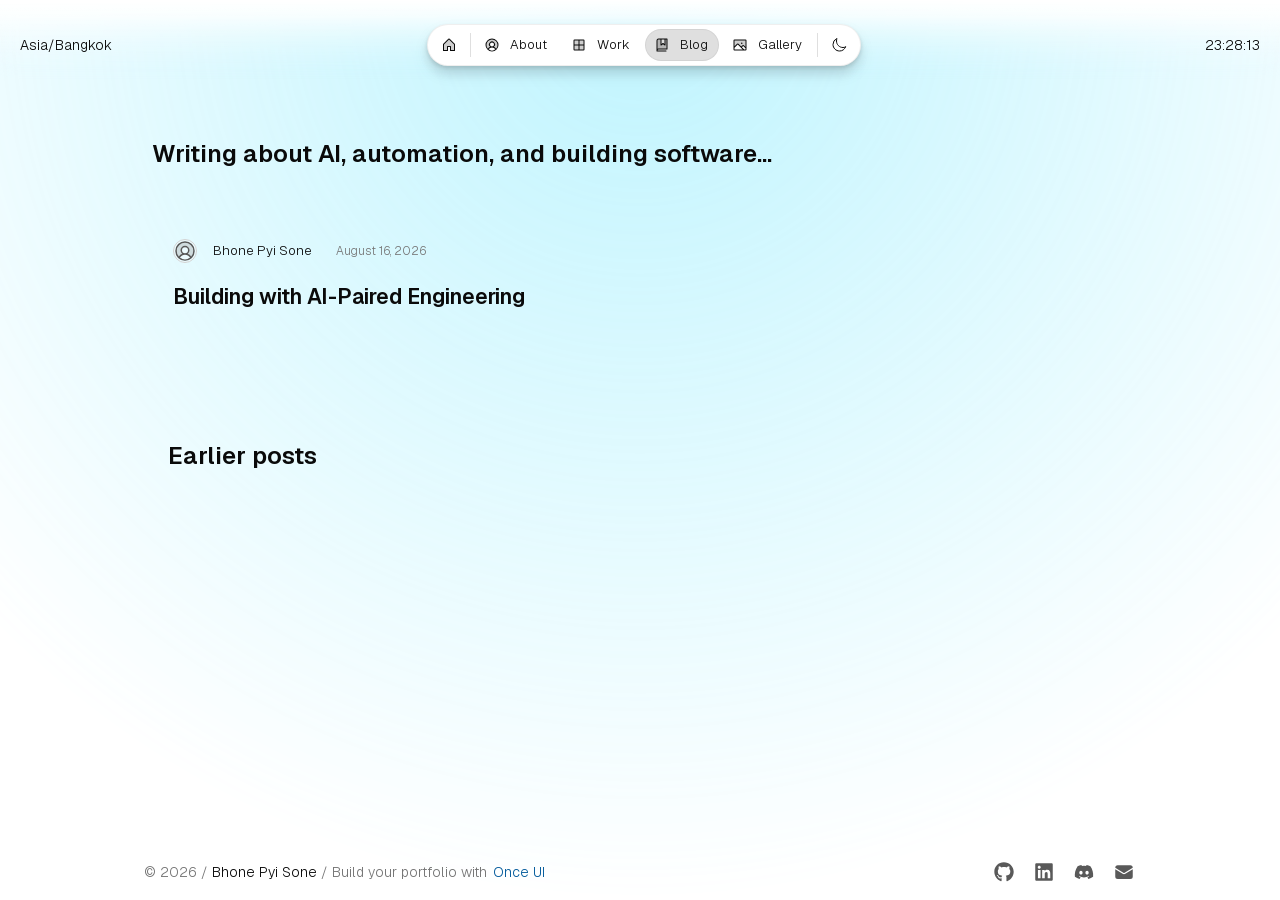
<file: blog.html>
<!DOCTYPE html><html class="display-flex position-relative min-width-0 fill-width geist_d82bf9db-module__Ifi_Dq__variable geist_250f8b91-module__B2UTAq__variable geist_4edd9b70-module__GC7HaW__variable geist_mono_90672d7c-module__qcY_rq__variable " lang="en"><head><meta charSet="utf-8"/><meta name="viewport" content="width=device-width, initial-scale=1"/><link rel="preload" href="/_next/static/media/797e433ab948586e-s.p.0r6juujl39pe6.woff2" as="font" crossorigin="" type="font/woff2"/><link rel="preload" href="/_next/static/media/caa3a2e1cccd8315-s.p.0wgildi0cnwt9.woff2" as="font" crossorigin="" type="font/woff2"/><link rel="stylesheet" href="/_next/static/chunks/3t0bde4mr3fuo.css" data-precedence="next"/><link rel="stylesheet" href="/_next/static/chunks/40kez1wtk9g7n.css" data-precedence="next"/><link rel="stylesheet" href="/_next/static/chunks/2qyf_eb92by73.css" data-precedence="next"/><link rel="stylesheet" href="/_next/static/chunks/22ulfw4osyhno.css" data-precedence="next"/><link rel="stylesheet" href="/_next/static/chunks/3kk56ronlzm8d.css" data-precedence="next"/><link rel="preload" as="script" fetchPriority="low" href="/_next/static/chunks/00b9wm5dtl3bf.js"/><script src="/_next/static/chunks/35ko02lhcx9le.js" async=""></script><script src="/_next/static/chunks/0x2xtjf9k0dvm.js" async=""></script><script src="/_next/static/chunks/turbopack-0wat1emyl6_en.js" async=""></script><script src="/_next/static/chunks/1aflf8jqovzbu.js" async="" crossorigin=""></script><script src="/_next/static/chunks/1t44q5u-rd2q0.js" async="" crossorigin=""></script><script src="/_next/static/chunks/1w6cndwplt6s9.js" async="" crossorigin=""></script><script src="/_next/static/chunks/0r_2qx4_o3r2i.js" async="" crossorigin=""></script><title>Writing about AI, automation, and building software...</title><meta name="description" content="Read what Bhone Pyi Sone has been up to recently"/><meta property="og:title" content="Writing about AI, automation, and building software..."/><meta property="og:description" content="Read what Bhone Pyi Sone has been up to recently"/><meta property="og:url" content="https://bhonepyisone.github.io/blog"/><meta property="og:image" content="https://bhonepyisone.github.io/api/og/generate?title=Writing%20about%20AI%2C%20automation%2C%20and%20building%20software..."/><meta property="og:image:alt" content="Writing about AI, automation, and building software..."/><meta property="og:type" content="website"/><meta name="twitter:card" content="summary_large_image"/><meta name="twitter:title" content="Writing about AI, automation, and building software..."/><meta name="twitter:description" content="Read what Bhone Pyi Sone has been up to recently"/><meta name="twitter:image" content="https://bhonepyisone.github.io/api/og/generate?title=Writing%20about%20AI%2C%20automation%2C%20and%20building%20software..."/><link rel="icon" href="/favicon.ico?favicon.2d94g_gtj9-dr.ico" sizes="120x120" type="image/x-icon"/><meta name="next-size-adjust" content=""/><script id="theme-init">
              (function() {
                try {
                  const root = document.documentElement;
                  const defaultTheme = 'system';
                  
                  // Set defaults from config
                  const config = {"brand":"cyan","accent":"red","neutral":"gray","solid":"contrast","solid-style":"flat","border":"playful","surface":"translucent","transition":"all","scaling":"100","viz-style":"gradient"};
                  
                  // Apply default values
                  Object.entries(config).forEach(([key, value]) => {
                    root.setAttribute('data-' + key, value);
                  });
                  
                  // Resolve theme
                  const resolveTheme = (themeValue) => {
                    if (!themeValue || themeValue === 'system') {
                      return window.matchMedia('(prefers-color-scheme: dark)').matches ? 'dark' : 'light';
                    }
                    return themeValue;
                  };
                  
                  // Apply saved theme
                  const savedTheme = localStorage.getItem('data-theme');
                  const resolvedTheme = resolveTheme(savedTheme);
                  root.setAttribute('data-theme', resolvedTheme);
                  
                  // Apply any saved style overrides
                  const styleKeys = Object.keys(config);
                  styleKeys.forEach(key => {
                    const value = localStorage.getItem('data-' + key);
                    if (value) {
                      root.setAttribute('data-' + key, value);
                    }
                  });
                } catch (e) {
                  console.error('Failed to initialize theme:', e);
                  document.documentElement.setAttribute('data-theme', 'dark');
                }
              })();
            </script><script src="/_next/static/chunks/0cz1d0mv5g_q7.js" noModule=""></script></head><body class="display-flex position-relative p-0 m-0 page-background flex-column align-center min-width-0 fill-width " style="min-height:100vh"><div hidden=""><!--$--><!--/$--></div><div class="display-flex position-absolute fill min-width-0 min-height-0 min-width-0 fill-width RevealFx-module-scss-module__6G5tfa__revealFx RevealFx-module-scss-module__6G5tfa__hidden  " style="transform:translateY(undefined);transition-duration:2s"><div class="display-flex position-relative overflow-hidden fill min-height-0 min-width-0 "><div class="display-flex position-absolute top-0 left-0 overflow-hidden fill min-height-0 min-width-0 Mask-module-scss-module__b7fjhq__mask " style="--mask-position-x:50%;--mask-position-y:0%;--mask-radius:100vh"><div class="display-flex position-absolute top-0 left-0 pointer-events-none opacity-40 fill min-height-0 min-width-0 Background-module-scss-module__ijNboa__dots " style="--dots-color:var(--brand-background-strong);--dots-size:var(--static-space-2)"></div></div></div></div><div class="display-flex position-relative min-width-0 fill-width s-flex-hide xs-flex-hide" style="min-height:var(--static-space-16)"></div><div class="display-flex position-fixed min-width-0 fill-width z-index-9 Fade-module-scss-module__WhQGgG__mask s-flex-hide xs-flex-hide" style="height:var(--static-space-80);--base-color:var(--page-background);--gradient-direction:180deg"></div><div class="display-flex position-fixed flex-hide bottom-0 min-width-0 fill-width z-index-9 Fade-module-scss-module__WhQGgG__mask s-flex-show xs-flex-show" style="height:var(--static-space-80);--base-color:var(--page-background);--gradient-direction:0deg"></div><header class="display-flex position-sticky p-8 top-0 justify-center fit-height min-width-0 fill-width z-index-9 Header-module-scss-module__t7BEda__position s-position-fixed xs-position-fixed" data-border="rounded"><div class="display-flex position-relative pl-12 align-center min-width-0 fill-width font-body font-default font-s "><div class="display-flex position-relative s-flex-hide xs-flex-hide">Asia/Bangkok</div></div><div class="display-flex position-relative justify-center min-width-0 fill-width "><div class="display-flex position-relative p-4 page-background neutral-border-alpha-weak border-solid border-1 radius-m-4 justify-center shadow-l z-index-1 "><div class="display-flex position-relative g-4 align-center font-body font-default font-s "><a class="ToggleButton-module-scss-module__9rlAba__button ToggleButton-module-scss-module__9rlAba__ghost ToggleButton-module-scss-module__9rlAba__m radius-m text-decoration-none button cursor-interactive fit-width justify-center" href="/"><span class="display-inline-flex position-relative fit color-inherit Icon-module-scss-module__glKzjG__xs " aria-hidden="true"><svg stroke="currentColor" fill="currentColor" stroke-width="0" viewBox="0 0 256 256" height="1em" width="1em" xmlns="http://www.w3.org/2000/svg"><path d="M216,120v96H152V152H104v64H40V120a8,8,0,0,1,2.34-5.66l80-80a8,8,0,0,1,11.32,0l80,80A8,8,0,0,1,216,120Z" opacity="0.2"></path><path d="M219.31,108.68l-80-80a16,16,0,0,0-22.62,0l-80,80A15.87,15.87,0,0,0,32,120v96a8,8,0,0,0,8,8h64a8,8,0,0,0,8-8V160h32v56a8,8,0,0,0,8,8h64a8,8,0,0,0,8-8V120A15.87,15.87,0,0,0,219.31,108.68ZM208,208H160V152a8,8,0,0,0-8-8H104a8,8,0,0,0-8,8v56H48V120l80-80,80,80Z"></path></svg></span></a><div class="display-flex position-relative neutral-background-alpha-medium flex-column min-height-0 fill-height " style="min-width:var(--static-space-1);max-height:var(--static-space-24);width:var(--static-space-1)"></div><div class="display-flex position-relative s-flex-hide xs-flex-hide"><a class="ToggleButton-module-scss-module__9rlAba__button ToggleButton-module-scss-module__9rlAba__ghost ToggleButton-module-scss-module__9rlAba__m radius-m text-decoration-none button cursor-interactive fit-width justify-center" href="/about"><span class="display-inline-flex position-relative fit color-inherit Icon-module-scss-module__glKzjG__xs " aria-hidden="true"><svg stroke="currentColor" fill="currentColor" stroke-width="0" viewBox="0 0 256 256" height="1em" width="1em" xmlns="http://www.w3.org/2000/svg"><path d="M224,128a95.76,95.76,0,0,1-31.8,71.37A72,72,0,0,0,128,160a40,40,0,1,0-40-40,40,40,0,0,0,40,40,72,72,0,0,0-64.2,39.37h0A96,96,0,1,1,224,128Z" opacity="0.2"></path><path d="M128,24A104,104,0,1,0,232,128,104.11,104.11,0,0,0,128,24ZM74.08,197.5a64,64,0,0,1,107.84,0,87.83,87.83,0,0,1-107.84,0ZM96,120a32,32,0,1,1,32,32A32,32,0,0,1,96,120Zm97.76,66.41a79.66,79.66,0,0,0-36.06-28.75,48,48,0,1,0-59.4,0,79.66,79.66,0,0,0-36.06,28.75,88,88,0,1,1,131.52,0Z"></path></svg></span><div class="display-flex position-static px-2 justify-center font-label font-s font-default ">About</div></a></div><div class="display-flex position-relative flex-hide s-flex-show xs-flex-show"><a class="ToggleButton-module-scss-module__9rlAba__button ToggleButton-module-scss-module__9rlAba__ghost ToggleButton-module-scss-module__9rlAba__m radius-m text-decoration-none button cursor-interactive fit-width justify-center" href="/about"><span class="display-inline-flex position-relative fit color-inherit Icon-module-scss-module__glKzjG__xs " aria-hidden="true"><svg stroke="currentColor" fill="currentColor" stroke-width="0" viewBox="0 0 256 256" height="1em" width="1em" xmlns="http://www.w3.org/2000/svg"><path d="M224,128a95.76,95.76,0,0,1-31.8,71.37A72,72,0,0,0,128,160a40,40,0,1,0-40-40,40,40,0,0,0,40,40,72,72,0,0,0-64.2,39.37h0A96,96,0,1,1,224,128Z" opacity="0.2"></path><path d="M128,24A104,104,0,1,0,232,128,104.11,104.11,0,0,0,128,24ZM74.08,197.5a64,64,0,0,1,107.84,0,87.83,87.83,0,0,1-107.84,0ZM96,120a32,32,0,1,1,32,32A32,32,0,0,1,96,120Zm97.76,66.41a79.66,79.66,0,0,0-36.06-28.75,48,48,0,1,0-59.4,0,79.66,79.66,0,0,0-36.06,28.75,88,88,0,1,1,131.52,0Z"></path></svg></span></a></div><div class="display-flex position-relative s-flex-hide xs-flex-hide"><a class="ToggleButton-module-scss-module__9rlAba__button ToggleButton-module-scss-module__9rlAba__ghost ToggleButton-module-scss-module__9rlAba__m radius-m text-decoration-none button cursor-interactive fit-width justify-center" href="/work"><span class="display-inline-flex position-relative fit color-inherit Icon-module-scss-module__glKzjG__xs " aria-hidden="true"><svg stroke="currentColor" fill="currentColor" stroke-width="0" viewBox="0 0 256 256" height="1em" width="1em" xmlns="http://www.w3.org/2000/svg"><path d="M208,56V200a8,8,0,0,1-8,8H56a8,8,0,0,1-8-8V56a8,8,0,0,1,8-8H200A8,8,0,0,1,208,56Z" opacity="0.2"></path><path d="M200,40H56A16,16,0,0,0,40,56V200a16,16,0,0,0,16,16H200a16,16,0,0,0,16-16V56A16,16,0,0,0,200,40Zm0,80H136V56h64ZM120,56v64H56V56ZM56,136h64v64H56Zm144,64H136V136h64v64Z"></path></svg></span><div class="display-flex position-static px-2 justify-center font-label font-s font-default ">Work</div></a></div><div class="display-flex position-relative flex-hide s-flex-show xs-flex-show"><a class="ToggleButton-module-scss-module__9rlAba__button ToggleButton-module-scss-module__9rlAba__ghost ToggleButton-module-scss-module__9rlAba__m radius-m text-decoration-none button cursor-interactive fit-width justify-center" href="/work"><span class="display-inline-flex position-relative fit color-inherit Icon-module-scss-module__glKzjG__xs " aria-hidden="true"><svg stroke="currentColor" fill="currentColor" stroke-width="0" viewBox="0 0 256 256" height="1em" width="1em" xmlns="http://www.w3.org/2000/svg"><path d="M208,56V200a8,8,0,0,1-8,8H56a8,8,0,0,1-8-8V56a8,8,0,0,1,8-8H200A8,8,0,0,1,208,56Z" opacity="0.2"></path><path d="M200,40H56A16,16,0,0,0,40,56V200a16,16,0,0,0,16,16H200a16,16,0,0,0,16-16V56A16,16,0,0,0,200,40Zm0,80H136V56h64ZM120,56v64H56V56ZM56,136h64v64H56Zm144,64H136V136h64v64Z"></path></svg></span></a></div><div class="display-flex position-relative s-flex-hide xs-flex-hide"><a class="ToggleButton-module-scss-module__9rlAba__button ToggleButton-module-scss-module__9rlAba__ghost ToggleButton-module-scss-module__9rlAba__m ToggleButton-module-scss-module__9rlAba__selected radius-m text-decoration-none button cursor-interactive fit-width justify-center" href="/blog"><span class="display-inline-flex position-relative fit color-inherit Icon-module-scss-module__glKzjG__xs " aria-hidden="true"><svg stroke="currentColor" fill="currentColor" stroke-width="0" viewBox="0 0 256 256" height="1em" width="1em" xmlns="http://www.w3.org/2000/svg"><path d="M208,32V192H72a24,24,0,0,0-24,24V56A24,24,0,0,1,72,32h40v96l32-24,32,24V32Z" opacity="0.2"></path><path d="M208,24H72A32,32,0,0,0,40,56V224a8,8,0,0,0,8,8H192a8,8,0,0,0,0-16H56a16,16,0,0,1,16-16H208a8,8,0,0,0,8-8V32A8,8,0,0,0,208,24ZM120,40h48v72L148.79,97.6a8,8,0,0,0-9.6,0L120,112Zm80,144H72a31.82,31.82,0,0,0-16,4.29V56A16,16,0,0,1,72,40h32v88a8,8,0,0,0,12.8,6.4L144,114l27.21,20.4A8,8,0,0,0,176,136a8.1,8.1,0,0,0,3.58-.84A8,8,0,0,0,184,128V40h16Z"></path></svg></span><div class="display-flex position-static px-2 justify-center font-label font-s font-default ">Blog</div></a></div><div class="display-flex position-relative flex-hide s-flex-show xs-flex-show"><a class="ToggleButton-module-scss-module__9rlAba__button ToggleButton-module-scss-module__9rlAba__ghost ToggleButton-module-scss-module__9rlAba__m ToggleButton-module-scss-module__9rlAba__selected radius-m text-decoration-none button cursor-interactive fit-width justify-center" href="/blog"><span class="display-inline-flex position-relative fit color-inherit Icon-module-scss-module__glKzjG__xs " aria-hidden="true"><svg stroke="currentColor" fill="currentColor" stroke-width="0" viewBox="0 0 256 256" height="1em" width="1em" xmlns="http://www.w3.org/2000/svg"><path d="M208,32V192H72a24,24,0,0,0-24,24V56A24,24,0,0,1,72,32h40v96l32-24,32,24V32Z" opacity="0.2"></path><path d="M208,24H72A32,32,0,0,0,40,56V224a8,8,0,0,0,8,8H192a8,8,0,0,0,0-16H56a16,16,0,0,1,16-16H208a8,8,0,0,0,8-8V32A8,8,0,0,0,208,24ZM120,40h48v72L148.79,97.6a8,8,0,0,0-9.6,0L120,112Zm80,144H72a31.82,31.82,0,0,0-16,4.29V56A16,16,0,0,1,72,40h32v88a8,8,0,0,0,12.8,6.4L144,114l27.21,20.4A8,8,0,0,0,176,136a8.1,8.1,0,0,0,3.58-.84A8,8,0,0,0,184,128V40h16Z"></path></svg></span></a></div><div class="display-flex position-relative s-flex-hide xs-flex-hide"><a class="ToggleButton-module-scss-module__9rlAba__button ToggleButton-module-scss-module__9rlAba__ghost ToggleButton-module-scss-module__9rlAba__m radius-m text-decoration-none button cursor-interactive fit-width justify-center" href="/gallery"><span class="display-inline-flex position-relative fit color-inherit Icon-module-scss-module__glKzjG__xs " aria-hidden="true"><svg stroke="currentColor" fill="currentColor" stroke-width="0" viewBox="0 0 256 256" height="1em" width="1em" xmlns="http://www.w3.org/2000/svg"><path d="M224,56V178.06l-39.72-39.72a8,8,0,0,0-11.31,0L147.31,164,97.66,114.34a8,8,0,0,0-11.32,0L32,168.69V56a8,8,0,0,1,8-8H216A8,8,0,0,1,224,56Z" opacity="0.2"></path><path d="M216,40H40A16,16,0,0,0,24,56V200a16,16,0,0,0,16,16H216a16,16,0,0,0,16-16V56A16,16,0,0,0,216,40Zm0,16V158.75l-26.07-26.06a16,16,0,0,0-22.63,0l-20,20-44-44a16,16,0,0,0-22.62,0L40,149.37V56ZM40,172l52-52,80,80H40Zm176,28H194.63l-36-36,20-20L216,181.38V200ZM144,100a12,12,0,1,1,12,12A12,12,0,0,1,144,100Z"></path></svg></span><div class="display-flex position-static px-2 justify-center font-label font-s font-default ">Gallery</div></a></div><div class="display-flex position-relative flex-hide s-flex-show xs-flex-show"><a class="ToggleButton-module-scss-module__9rlAba__button ToggleButton-module-scss-module__9rlAba__ghost ToggleButton-module-scss-module__9rlAba__m radius-m text-decoration-none button cursor-interactive fit-width justify-center" href="/gallery"><span class="display-inline-flex position-relative fit color-inherit Icon-module-scss-module__glKzjG__xs " aria-hidden="true"><svg stroke="currentColor" fill="currentColor" stroke-width="0" viewBox="0 0 256 256" height="1em" width="1em" xmlns="http://www.w3.org/2000/svg"><path d="M224,56V178.06l-39.72-39.72a8,8,0,0,0-11.31,0L147.31,164,97.66,114.34a8,8,0,0,0-11.32,0L32,168.69V56a8,8,0,0,1,8-8H216A8,8,0,0,1,224,56Z" opacity="0.2"></path><path d="M216,40H40A16,16,0,0,0,24,56V200a16,16,0,0,0,16,16H216a16,16,0,0,0,16-16V56A16,16,0,0,0,216,40Zm0,16V158.75l-26.07-26.06a16,16,0,0,0-22.63,0l-20,20-44-44a16,16,0,0,0-22.62,0L40,149.37V56ZM40,172l52-52,80,80H40Zm176,28H194.63l-36-36,20-20L216,181.38V200ZM144,100a12,12,0,1,1,12,12A12,12,0,0,1,144,100Z"></path></svg></span></a></div><div class="display-flex position-relative neutral-background-alpha-medium flex-column min-height-0 fill-height " style="min-width:var(--static-space-1);max-height:var(--static-space-24);width:var(--static-space-1)"></div><button class="ToggleButton-module-scss-module__9rlAba__button ToggleButton-module-scss-module__9rlAba__ghost ToggleButton-module-scss-module__9rlAba__m radius-m text-decoration-none button cursor-interactive fit-width justify-center" aria-label="Switch to dark mode"><span class="display-inline-flex position-relative fit color-inherit Icon-module-scss-module__glKzjG__xs " aria-hidden="true"><svg stroke="currentColor" fill="none" stroke-width="1.5" viewBox="0 0 24 24" aria-hidden="true" height="1em" width="1em" xmlns="http://www.w3.org/2000/svg"><path stroke-linecap="round" stroke-linejoin="round" d="M21.752 15.002A9.72 9.72 0 0 1 18 15.75c-5.385 0-9.75-4.365-9.75-9.75 0-1.33.266-2.597.748-3.752A9.753 9.753 0 0 0 3 11.25C3 16.635 7.365 21 12.75 21a9.753 9.753 0 0 0 9.002-5.998Z"></path></svg></span></button></div></div></div><div class="display-flex position-relative justify-end align-center min-width-0 fill-width "><div class="display-flex position-relative pr-12 g-20 justify-end align-center font-body font-default font-s "><div class="display-flex position-relative s-flex-hide xs-flex-hide"></div></div></div></header><div class="display-flex position-relative p-l flex-1 justify-center min-width-0 fill-width "><div class="display-flex position-relative justify-center min-width-0 fill-width " style="min-height:var(--static-space-0)"><div class="display-flex position-relative py-128 justify-center min-width-0 fill-width "><div class="display-flex position-relative center "><div class="display-flex position-relative center Spinner-module-scss-module__imkilW__m " role="status" aria-label="Loading"><div class="display-flex position-relative fill min-height-0 min-width-0 "><div class="display-flex position-absolute neutral-border-alpha-medium border-1 border-solid radius-full fill min-height-0 min-width-0 Spinner-module-scss-module__imkilW__size "></div><div class="display-flex position-relative border-solid radius-full fill min-height-0 min-width-0 Spinner-module-scss-module__imkilW__spinner Spinner-module-scss-module__imkilW__size "></div></div></div></div></div></div></div><footer class="display-flex position-relative p-8 justify-center min-width-0 fill-width s-flex-column"><div class="display-flex position-relative px-16 py-8 g-16 justify-between align-center fill-width max-width-m Footer-module-scss-module__DkSkqG__mobile s-flex-column s-align-center xs-align-center s-align-center xs-align-center"><span class="font-body font-default font-s neutral-on-background-strong"><span class="neutral-on-background-weak">© <!-- -->2026<!-- --> /</span><span class="px-4">Bhone Pyi Sone</span><span class="neutral-on-background-weak">/ Build your portfolio with<!-- --> <a href="https://once-ui.com/products/magic-portfolio" target="_blank" rel="noreferrer" class="reset-button-styles focus-ring align-center display-inline-flex g-8 radius-s fit-width px-2 mx-2">Once UI</a></span></span><div class="display-flex position-relative g-16 "><div class="display-flex position-relative "><a href="https://github.com/bhonepyisone" target="_blank" rel="noreferrer" class="Button-module-scss-module__Z_19_G__button Button-module-scss-module__Z_19_G__ghost IconButton-module-scss-module__-vAwNG__s radius-m text-decoration-none button cursor-interactive" aria-label="GitHub" aria-disabled="false"><div class="display-flex position-relative center fill min-height-0 min-width-0 "><span class="display-inline-flex position-relative fit color-inherit Icon-module-scss-module__glKzjG__s " aria-hidden="true"><svg stroke="currentColor" fill="currentColor" stroke-width="0" viewBox="0 0 496 512" height="1em" width="1em" xmlns="http://www.w3.org/2000/svg"><path d="M165.9 397.4c0 2-2.3 3.6-5.2 3.6-3.3.3-5.6-1.3-5.6-3.6 0-2 2.3-3.6 5.2-3.6 3-.3 5.6 1.3 5.6 3.6zm-31.1-4.5c-.7 2 1.3 4.3 4.3 4.9 2.6 1 5.6 0 6.2-2s-1.3-4.3-4.3-5.2c-2.6-.7-5.5.3-6.2 2.3zm44.2-1.7c-2.9.7-4.9 2.6-4.6 4.9.3 2 2.9 3.3 5.9 2.6 2.9-.7 4.9-2.6 4.6-4.6-.3-1.9-3-3.2-5.9-2.9zM244.8 8C106.1 8 0 113.3 0 252c0 110.9 69.8 205.8 169.5 239.2 12.8 2.3 17.3-5.6 17.3-12.1 0-6.2-.3-40.4-.3-61.4 0 0-70 15-84.7-29.8 0 0-11.4-29.1-27.8-36.6 0 0-22.9-15.7 1.6-15.4 0 0 24.9 2 38.6 25.8 21.9 38.6 58.6 27.5 72.9 20.9 2.3-16 8.8-27.1 16-33.7-55.9-6.2-112.3-14.3-112.3-110.5 0-27.5 7.6-41.3 23.6-58.9-2.6-6.5-11.1-33.3 2.6-67.9 20.9-6.5 69 27 69 27 20-5.6 41.5-8.5 62.8-8.5s42.8 2.9 62.8 8.5c0 0 48.1-33.6 69-27 13.7 34.7 5.2 61.4 2.6 67.9 16 17.7 25.8 31.5 25.8 58.9 0 96.5-58.9 104.2-114.8 110.5 9.2 7.9 17 22.9 17 46.4 0 33.7-.3 75.4-.3 83.6 0 6.5 4.6 14.4 17.3 12.1C428.2 457.8 496 362.9 496 252 496 113.3 383.5 8 244.8 8zM97.2 352.9c-1.3 1-1 3.3.7 5.2 1.6 1.6 3.9 2.3 5.2 1 1.3-1 1-3.3-.7-5.2-1.6-1.6-3.9-2.3-5.2-1zm-10.8-8.1c-.7 1.3.3 2.9 2.3 3.9 1.6 1 3.6.7 4.3-.7.7-1.3-.3-2.9-2.3-3.9-2-.6-3.6-.3-4.3.7zm32.4 35.6c-1.6 1.3-1 4.3 1.3 6.2 2.3 2.3 5.2 2.6 6.5 1 1.3-1.3.7-4.3-1.3-6.2-2.2-2.3-5.2-2.6-6.5-1zm-11.4-14.7c-1.6 1-1.6 3.6 0 5.9 1.6 2.3 4.3 3.3 5.6 2.3 1.6-1.3 1.6-3.9 0-6.2-1.4-2.3-4-3.3-5.6-2z"></path></svg></span></div></a></div><div class="display-flex position-relative "><a href="https://linkedin.com/in/bhonepyisone" target="_blank" rel="noreferrer" class="Button-module-scss-module__Z_19_G__button Button-module-scss-module__Z_19_G__ghost IconButton-module-scss-module__-vAwNG__s radius-m text-decoration-none button cursor-interactive" aria-label="LinkedIn" aria-disabled="false"><div class="display-flex position-relative center fill min-height-0 min-width-0 "><span class="display-inline-flex position-relative fit color-inherit Icon-module-scss-module__glKzjG__s " aria-hidden="true"><svg stroke="currentColor" fill="currentColor" stroke-width="0" viewBox="0 0 448 512" height="1em" width="1em" xmlns="http://www.w3.org/2000/svg"><path d="M416 32H31.9C14.3 32 0 46.5 0 64.3v383.4C0 465.5 14.3 480 31.9 480H416c17.6 0 32-14.5 32-32.3V64.3c0-17.8-14.4-32.3-32-32.3zM135.4 416H69V202.2h66.5V416zm-33.2-243c-21.3 0-38.5-17.3-38.5-38.5S80.9 96 102.2 96c21.2 0 38.5 17.3 38.5 38.5 0 21.3-17.2 38.5-38.5 38.5zm282.1 243h-66.4V312c0-24.8-.5-56.7-34.5-56.7-34.6 0-39.9 27-39.9 54.9V416h-66.4V202.2h63.7v29.2h.9c8.9-16.8 30.6-34.5 62.9-34.5 67.2 0 79.7 44.3 79.7 101.9V416z"></path></svg></span></div></a></div><div class="display-flex position-relative "><a href="https://discord.com" target="_blank" rel="noreferrer" class="Button-module-scss-module__Z_19_G__button Button-module-scss-module__Z_19_G__ghost IconButton-module-scss-module__-vAwNG__s radius-m text-decoration-none button cursor-interactive" aria-label="Discord" aria-disabled="false"><div class="display-flex position-relative center fill min-height-0 min-width-0 "><span class="display-inline-flex position-relative fit color-inherit Icon-module-scss-module__glKzjG__s " aria-hidden="true"><svg stroke="currentColor" fill="currentColor" stroke-width="0" viewBox="0 0 640 512" height="1em" width="1em" xmlns="http://www.w3.org/2000/svg"><path d="M524.531,69.836a1.5,1.5,0,0,0-.764-.7A485.065,485.065,0,0,0,404.081,32.03a1.816,1.816,0,0,0-1.923.91,337.461,337.461,0,0,0-14.9,30.6,447.848,447.848,0,0,0-134.426,0,309.541,309.541,0,0,0-15.135-30.6,1.89,1.89,0,0,0-1.924-.91A483.689,483.689,0,0,0,116.085,69.137a1.712,1.712,0,0,0-.788.676C39.068,183.651,18.186,294.69,28.43,404.354a2.016,2.016,0,0,0,.765,1.375A487.666,487.666,0,0,0,176.02,479.918a1.9,1.9,0,0,0,2.063-.676A348.2,348.2,0,0,0,208.12,430.4a1.86,1.86,0,0,0-1.019-2.588,321.173,321.173,0,0,1-45.868-21.853,1.885,1.885,0,0,1-.185-3.126c3.082-2.309,6.166-4.711,9.109-7.137a1.819,1.819,0,0,1,1.9-.256c96.229,43.917,200.41,43.917,295.5,0a1.812,1.812,0,0,1,1.924.233c2.944,2.426,6.027,4.851,9.132,7.16a1.884,1.884,0,0,1-.162,3.126,301.407,301.407,0,0,1-45.89,21.83,1.875,1.875,0,0,0-1,2.611,391.055,391.055,0,0,0,30.014,48.815,1.864,1.864,0,0,0,2.063.7A486.048,486.048,0,0,0,610.7,405.729a1.882,1.882,0,0,0,.765-1.352C623.729,277.594,590.933,167.465,524.531,69.836ZM222.491,337.58c-28.972,0-52.844-26.587-52.844-59.239S193.056,219.1,222.491,219.1c29.665,0,53.306,26.82,52.843,59.239C275.334,310.993,251.924,337.58,222.491,337.58Zm195.38,0c-28.971,0-52.843-26.587-52.843-59.239S388.437,219.1,417.871,219.1c29.667,0,53.307,26.82,52.844,59.239C470.715,310.993,447.538,337.58,417.871,337.58Z"></path></svg></span></div></a></div><div class="display-flex position-relative "><a class="Button-module-scss-module__Z_19_G__button Button-module-scss-module__Z_19_G__ghost IconButton-module-scss-module__-vAwNG__s radius-m text-decoration-none button cursor-interactive" aria-label="Email" aria-disabled="false" href="mailto:bhone.ps@proton.me"><div class="display-flex position-relative center fill min-height-0 min-width-0 "><span class="display-inline-flex position-relative fit color-inherit Icon-module-scss-module__glKzjG__s " aria-hidden="true"><svg stroke="currentColor" fill="currentColor" stroke-width="0" viewBox="0 0 24 24" aria-hidden="true" height="1em" width="1em" xmlns="http://www.w3.org/2000/svg"><path d="M1.5 8.67v8.58a3 3 0 0 0 3 3h15a3 3 0 0 0 3-3V8.67l-8.928 5.493a3 3 0 0 1-3.144 0L1.5 8.67Z"></path><path d="M22.5 6.908V6.75a3 3 0 0 0-3-3h-15a3 3 0 0 0-3 3v.158l9.714 5.978a1.5 1.5 0 0 0 1.572 0L22.5 6.908Z"></path></svg></span></div></a></div></div></div><div class="display-flex position-relative flex-hide s-flex-show xs-flex-show" style="height:var(--static-space-80)"></div></footer><script src="/_next/static/chunks/00b9wm5dtl3bf.js" id="_R_" async=""></script><script>(self.__next_f=self.__next_f||[]).push([0])</script><script>self.__next_f.push([1,"1:\"$Sreact.fragment\"\n3:I[39756,[\"/_next/static/chunks/1aflf8jqovzbu.js\",\"/_next/static/chunks/1t44q5u-rd2q0.js\",\"/_next/static/chunks/1w6cndwplt6s9.js\"],\"default\"]\n4:I[37457,[\"/_next/static/chunks/1aflf8jqovzbu.js\",\"/_next/static/chunks/1t44q5u-rd2q0.js\",\"/_next/static/chunks/1w6cndwplt6s9.js\"],\"default\"]\n5:I[79520,[\"/_next/static/chunks/1aflf8jqovzbu.js\",\"/_next/static/chunks/1t44q5u-rd2q0.js\",\"/_next/static/chunks/1w6cndwplt6s9.js\",\"/_next/static/chunks/0r_2qx4_o3r2i.js\"],\"\"]\n6:I[96470,[\"/_next/static/chunks/1aflf8jqovzbu.js\",\"/_next/static/chunks/1t44q5u-rd2q0.js\",\"/_next/static/chunks/1w6cndwplt6s9.js\",\"/_next/static/chunks/0r_2qx4_o3r2i.js\"],\"ClientGrid\"]\n7:I[14360,[\"/_next/static/chunks/1aflf8jqovzbu.js\",\"/_next/static/chunks/1t44q5u-rd2q0.js\",\"/_next/static/chunks/1w6cndwplt6s9.js\",\"/_next/static/chunks/0r_2qx4_o3r2i.js\"],\"default\"]\n10:I[68027,[\"/_next/static/chunks/1aflf8jqovzbu.js\",\"/_next/static/chunks/1t44q5u-rd2q0.js\",\"/_next/static/chunks/1w6cndwplt6s9.js\"],\"default\",1]\n:HL[\"/_next/static/chunks/3t0bde4mr3fuo.css\",\"style\"]\n:HL[\"/_next/static/chunks/40kez1wtk9g7n.css\",\"style\"]\n:HL[\"/_next/static/chunks/2qyf_eb92by73.css\",\"style\"]\n:HL[\"/_next/static/chunks/22ulfw4osyhno.css\",\"style\"]\n:HL[\"/_next/static/chunks/3kk56ronlzm8d.css\",\"style\"]\n:HL[\"/_next/static/media/797e433ab948586e-s.p.0r6juujl39pe6.woff2\",\"font\",{\"crossOrigin\":\"\",\"type\":\"font/woff2\"}]\n:HL[\"/_next/static/media/caa3a2e1cccd8315-s.p.0wgildi0cnwt9.woff2\",\"font\",{\"crossOrigin\":\"\",\"type\":\"font/woff2\"}]\ne:X\n0:{\"P\":null,\"c\":[\"\",\"blog\"],\"q\":\"\",\"i\":false,\"f\":[[[\"\",{\"children\":[\"blog\",{\"children\":[\"__PAGE__\",{},\"$undefined\",\"$undefined\",4608]},\"$undefined\",\"$undefined\",4608]},\"$undefined\",\"$undefined\",4624],[[\"$\",\"$1\",\"c\",{\"children\":[[[\"$\",\"link\",\"0\",{\"rel\":\"stylesheet\",\"href\":\"/_next/static/chunks/3t0bde4mr3fuo.css\",\"precedence\":\"next\",\"crossOrigin\":\"$undefined\",\"nonce\":\"$undefined\"}],[\"$\",\"link\",\"1\",{\"rel\":\"stylesheet\",\"href\":\"/_next/static/chunks/40kez1wtk9g7n.css\",\"precedence\":\"next\",\"crossOrigin\":\"$undefined\",\"nonce\":\"$undefined\"}],[\"$\",\"link\",\"2\",{\"rel\":\"stylesheet\",\"href\":\"/_next/static/chunks/2qyf_eb92by73.css\",\"precedence\":\"next\",\"crossOrigin\":\"$undefined\",\"nonce\":\"$undefined\"}],[\"$\",\"link\",\"3\",{\"rel\":\"stylesheet\",\"href\":\"/_next/static/chunks/22ulfw4osyhno.css\",\"precedence\":\"next\",\"crossOrigin\":\"$undefined\",\"nonce\":\"$undefined\"}],[\"$\",\"link\",\"4\",{\"rel\":\"stylesheet\",\"href\":\"/_next/static/chunks/3kk56ronlzm8d.css\",\"precedence\":\"next\",\"crossOrigin\":\"$undefined\",\"nonce\":\"$undefined\"}],[\"$\",\"script\",\"script-0\",{\"src\":\"/_next/static/chunks/1aflf8jqovzbu.js\",\"async\":true,\"nonce\":\"$undefined\"}],[\"$\",\"script\",\"script-1\",{\"src\":\"/_next/static/chunks/1t44q5u-rd2q0.js\",\"async\":true,\"nonce\":\"$undefined\"}],[\"$\",\"script\",\"script-2\",{\"src\":\"/_next/static/chunks/1w6cndwplt6s9.js\",\"async\":true,\"nonce\":\"$undefined\"}]],\"$L2\"]}],{\"children\":[[\"$\",\"$1\",\"c\",{\"children\":[null,[\"$\",\"$L3\",null,{\"parallelRouterKey\":\"children\",\"error\":\"$undefined\",\"errorStyles\":\"$undefined\",\"errorScripts\":\"$undefined\",\"template\":[\"$\",\"$L4\",null,{}],\"templateStyles\":\"$undefined\",\"templateScripts\":\"$undefined\",\"notFound\":\"$undefined\",\"forbidden\":\"$undefined\",\"unauthorized\":\"$undefined\"}]]}],{\"children\":[[\"$\",\"$1\",\"c\",{\"children\":[[\"$\",\"div\",null,{\"ref\":\"$undefined\",\"className\":\"display-flex position-relative pt-24 flex-column fill-width max-width-m \",\"style\":{\"maxWidth\":\"$undefined\",\"minWidth\":\"$undefined\",\"minHeight\":\"$undefined\",\"maxHeight\":\"$undefined\",\"width\":\"$undefined\",\"height\":\"$undefined\",\"aspectRatio\":\"$undefined\",\"textAlign\":\"$undefined\",\"cursor\":\"$undefined\",\"padding\":\"$undefined\",\"paddingLeft\":\"$undefined\",\"paddingRight\":\"$undefined\",\"paddingTop\":\"$undefined\",\"paddingBottom\":\"$undefined\",\"margin\":\"$undefined\",\"marginLeft\":\"$undefined\",\"marginRight\":\"$undefined\",\"marginTop\":\"$undefined\",\"marginBottom\":\"$undefined\",\"gap\":\"$undefined\",\"top\":\"$undefined\",\"right\":\"$undefined\",\"bottom\":\"$undefined\",\"left\":\"$undefined\",\"transform\":\"$undefined\"},\"children\":[[\"$\",\"$L5\",null,{\"id\":\"schema-blogPosting-/blog\",\"type\":\"application/ld+json\",\"dangerouslySetInnerHTML\":{\"__html\":\"{\\\"@context\\\":\\\"https://schema.org\\\",\\\"@type\\\":\\\"BlogPosting\\\",\\\"url\\\":\\\"https://bhonepyisone.github.io/blog\\\",\\\"sameAs\\\":[],\\\"headline\\\":\\\"Writing about AI, automation, and building software...\\\",\\\"description\\\":\\\"Read what Bhone Pyi Sone has been up to recently\\\",\\\"image\\\":\\\"https://bhonepyisone.github.io/api/og/generate?title=Writing%20about%20AI%2C%20automation%2C%20and%20building%20software...\\\",\\\"author\\\":{\\\"@type\\\":\\\"Person\\\",\\\"name\\\":\\\"Bhone Pyi Sone\\\",\\\"url\\\":\\\"https://bhonepyisone.github.io/blog\\\",\\\"image\\\":{\\\"@type\\\":\\\"ImageObject\\\",\\\"url\\\":\\\"https://bhonepyisone.github.io\\\"}}}\"}}],[\"$\",\"h1\",null,{\"className\":\"font-heading font-strong font-xl neutral-on-background-strong ml-24 mb-l\",\"style\":{\"textAlign\":\"$undefined\",\"textWrap\":\"balance\",\"padding\":\"$undefined\",\"paddingLeft\":\"$undefined\",\"paddingRight\":\"$undefined\",\"paddingTop\":\"$undefined\",\"paddingBottom\":\"$undefined\",\"margin\":\"$undefined\",\"marginLeft\":\"$undefined\",\"marginRight\":\"$undefined\",\"marginTop\":\"$undefined\",\"marginBottom\":\"$undefined\"},\"children\":\"Writing about AI, automation, and building software...\"}],[\"$\",\"div\",null,{\"ref\":\"$undefined\",\"className\":\"display-flex position-relative g-40 flex-column flex-1 min-width-0 fill-width \",\"style\":{\"maxWidth\":\"$undefined\",\"minWidth\":\"$undefined\",\"minHeight\":\"$undefined\",\"maxHeight\":\"$undefined\",\"width\":\"$undefined\",\"height\":\"$undefined\",\"aspectRatio\":\"$undefined\",\"textAlign\":\"$undefined\",\"cursor\":\"$undefined\",\"padding\":\"$undefined\",\"paddingLeft\":\"$undefined\",\"paddingRight\":\"$undefined\",\"paddingTop\":\"$undefined\",\"paddingBottom\":\"$undefined\",\"margin\":\"$undefined\",\"marginLeft\":\"$undefined\",\"marginRight\":\"$undefined\",\"marginTop\":\"$undefined\",\"marginBottom\":\"$undefined\",\"gap\":\"$undefined\",\"top\":\"$undefined\",\"right\":\"$undefined\",\"bottom\":\"$undefined\",\"left\":\"$undefined\",\"transform\":\"$undefined\"},\"children\":[[\"$\",\"$L6\",null,{\"ref\":\"$undefined\",\"cursor\":\"$undefined\",\"xl\":\"$undefined\",\"l\":\"$undefined\",\"m\":\"$undefined\",\"s\":{\"columns\":1},\"xs\":\"$undefined\",\"style\":\"$undefined\",\"hide\":\"$undefined\",\"columns\":\"1\",\"fillWidth\":true,\"marginBottom\":\"40\",\"gap\":\"16\",\"children\":[[\"$\",\"$L7\",\"placeholder\",{\"post\":{\"metadata\":{\"title\":\"Building with AI-Paired Engineering\",\"subtitle\":\"\",\"publishedAt\":\"2026-08-16\",\"summary\":\"Notes on combining QA discipline with AI-assisted development to ship reliable software faster.\",\"image\":\"\",\"images\":[],\"tag\":[],\"team\":[],\"link\":\"\"},\"slug\":\"placeholder\",\"content\":\"\\n## Overview\\n\\nThis post is a placeholder. It exists so the portfolio can build successfully with static export.\\n\\n## Why AI-Paired Engineering?\\n\\nAfter 4+ years leading software QA at Transsion Holdings, I found that the best AI-assisted workflows still need the same rigor as good testing: clear requirements, repeatable checks, and fast feedback loops.\\n\\n## What I’m exploring now\\n\\n- OCR pipelines with zero cloud dependency\\n- LLM-powered assistants for CRM and ERP workflows\\n- Lightweight automation with n8n and shell tooling\\n\\nMore content coming soon.\\n\"},\"thumbnail\":true,\"direction\":\"$undefined\"}]]}],\"$L8\",\"$L9\",\"$La\",\"$Lb\"]}]]}],[\"$Lc\"],\"$Ld\"]}],{},null,false,null]},null,false,\"$e\"]},null,false,null],\"$Lf\",false]],\"m\":\"$undefined\",\"G\":[\"$10\",[\"$L11\",\"$L12\",\"$L13\",\"$L14\",\"$L15\"]],\"S\":true,\"h\":null,\"r\":\"$undefined\",\"s\":\"$undefined\",\"a\":\"$undefined\",\"l\":\"$undefined\",\"p\":\"$undefined\",\"d\":\"$undefined\",\"b\":\"ra56sHlwFoNm6y2g-UcF2\"}\n16:I[3847,[\"/_next/static/chunks/1aflf8jqovzbu.js\",\"/_next/static/chunks/1t44q5u-rd2q0.js\",\"/_next/static/chunks/1w6cndwplt6s9.js\",\"/_next/static/chunks/0r_2qx4_o3r2i.js\"],\"Mailchimp\"]\n17:I[97367,[\"/_next/static/chunks/1aflf8jqovzbu.js\",\"/_next/static/chunks/1t44q5u-rd2q0.js\",\"/_next/static/chunks/1w6cndwplt6s9.js\"],\"OutletBoundary\"]\n18:\"$Sreact.suspense\"\n1a:I[97367,[\"/_next/static/chunks/1aflf8jqovzbu.js\",\"/_next/static/chunks/1t44q5u-rd2q0.js\",\"/_next/static/chunks/1w6cndwplt6s9.js\"],\"ViewportBoundary\"]\n1c:I[97367,[\"/_next/static/chunks/1aflf8jqovzbu.js\",\"/_next/static/chunks/1t44q5u-rd2q0.js\",\"/_next/static/chunks/1w6cndwplt6s9.js\"],\"MetadataBoundary\"]\n1f:I[30824,[\"/_next/static/chunks/1aflf8jqovzbu.js\",\"/_next/static/chunks/1t44q5u-rd2q0.js\",\"/_next/static/chunks/1w6cndwplt6s9.js\",\"/_next/static/chunks/0r_2qx4_o3r2i.js\"],\"Providers\"]\n20:I[21247,[\"/_next/static/chunks/1aflf8jqovzbu.js\",\"/_next/static/chunks/1t44q5u-rd2q0.js\",\"/_next/static/chunks/1w6cndwplt6s9.js\",\"/_next/static/chunks/0r_2qx4_o3r2i.js\"],\"ClientFlex\"]\n21:I[21971,[\"/_next/static/chunks/1aflf8jqovzbu.js\",\"/_next/static/chunks/1t44q5u-rd2q0.js\",\"/_next/static/chunks/1w6cndwplt6s9.js\",\"/_next/static/chunks/0r_2qx4_o3r2i.js\"],\"RevealFx\"]\n22:I[94412,[\"/_next/static/chunks/1aflf8jqovzbu.js\",\"/_next/static/chunks/1t44q5u-rd2q0.js\",\"/_next/static/chunks/1w6cndwplt6s9.js\",\"/_next/static/chunks/0r_2qx4_o3r2i.js\"],\"Background\"]\n23:I[2971,[\"/_next/static/chunks/1aflf8jqovzbu.js\",\"/_next/static/chunks/1t44q5u-rd2q0.js\",\"/_next/static/chunks/1w6cndwplt6s9.js\",\"/_next/static/chunks/0r_2qx4_o3r2i.js\"],\"Header\"]\n8:false\n9:[\"$\",\"$L16\",null,{\"marginBottom\":\"l\"}]\na:[\"$\",\"h2\",null,{\"className\":\"font-heading font-strong font-xl neutral-on-background-strong ml-l\",\"style\":{\"textAlign\":\"$undefined\",\"textWrap\":\"balance\",\"padding\":\"$undefined\",\"paddingLeft\":\"$undefined\",\"paddingRight\":\"$undefined\",\"paddingTop\":\"$undefined\",\"paddingBottom\":\"$undefined\",\"margin\":\"$undefined\",\"marginLeft\":\"$undefined\",\"marginRight\":\"$undefined\",\"marginTop\":\"$undefined\",\"marginBottom\":\"$undefined\"},\"children\":\"Earlier posts\"}]\nb:false\nc:[\"$\",\"script\",\"script-0\",{\"src\":\"/_next/static/chunks/0r_2qx4_o3r2i.js\",\"async\":true,\"nonce\":\"$undefined\"}]\nd:[\"$\",\"$L17\",null,{\"children\":[\"$\",\"$18\",null,{\"name\":\"Next.MetadataOutlet\",\"children\":\"$@19\"}]}]\nf:[\"$\",\"$1\",\"h\",{\"children\":[null,[\"$\",\"$L1a\",null,{\"children\":\"$L1b\"}],[\"$\",\"div\",null,{\"hidden\":true,\"children\":[\"$\",\"$L1c\",null,{\"children\":[\"$\",\"$18\",null,{\"name\":\"Next.Metadata\",\"children\":\"$L1d\"}]}]}],[\"$\",\"meta\",null,{\"name\":\"next-size-adjust\",\"content\":\"\"}]]}]\n11:[\"$\",\"link\",\"0\",{\"rel\":\"stylesheet\",\"href\":\"/_next/static/chunks/3t0bde4mr3fuo.css\",\"precedence\":\"next\",\"crossOrigin\":\"$undefined\",\"nonce\":\"$undefined\"}]\n12:[\"$\",\"link\",\"1\",{\"rel\":\"stylesheet\",\"href\":\"/_next/static/chunks/40kez1wtk9g7n.css\",\"precedence\":\"next\",\"crossOrigin\":\"$undefined\",\"nonce\":\"$undefined\"}]\n13:[\"$\",\"link\",\"2\",{\"rel\":\"stylesheet\",\"href\":\"/_next/static/chunks/2qyf_eb92by73.css\",\"precedence\":\"next\",\"crossOrigin\":\"$undefined\",\"nonce\":\"$undefined\"}]\n14:[\"$\",\"link\",\"3\",{\"rel\":\"stylesheet\",\"href\":\"/_next/static/chunks/22ulfw4osyhno.css\",\"precedence\":\"next\",\"crossOrigin\":\"$undefined\",\"nonce\":\"$undefined\"}]\n15:[\"$\",\"link\",\"4\",{\"rel\":\"stylesheet\",\"href\":\"/_next/static/chunks/3kk56ronlzm8d.css\",\"precedence\":\"next\",\"crossOrigin\":\"$undefined\",\"nonce\":\"$undefined\"}]\n1e:T76b,\n              (function() {\n                try {\n                  const root = document.documentElement;\n                  const defaultTheme = 'system';\n                  \n                  // Set defaults from config\n                  const config = {\"brand\":\"cyan\",\"accent\":\"red\",\"neutral\":\"gray\",\"solid\":\"contrast\",\"solid-style\":\"flat\",\"border\":\"playful\",\"surface\":\"translucent\",\"transition\":\"all\",\"scaling\":\"100\",\"viz-style\":\"gradient\"};\n                  \n                  // Apply default values\n                  Object.entries(config).forEach(([key, value]) =\u003e {\n                    root.setAttribute('data-' + key, value);\n                  });\n                  \n                  // Resolve theme\n                  const resolveTheme = (themeValue) =\u003e {\n                    if (!themeValue || themeValue === 'system') {\n                      return window.matchMedia('(prefers-color-scheme: dark)').matches ? 'dark' : 'light';\n                    }\n                    return themeValue;\n                  };\n                  \n                  // Apply saved theme\n                  const savedTheme = localStorage.getItem('data-theme');\n                  const resolvedTheme = resolveTheme(savedTheme);\n                  root.setAttribute('data-theme', resolvedTheme);\n                  \n                  // Apply any saved style overrides\n                  const styleKeys = Object.keys(config);\n                  styleKeys.forEach(key =\u003e {\n                    const value = localStorage.getItem('data-' + key);\n                    if (value) {\n                      root.setAttribute('data-' + key, value);\n                    }\n                  });\n                } catch (e) {\n                  console.error('Failed to initialize theme:', e);\n                  document.documentElement.setAttribute('data-theme', 'dark');\n                }\n              })();\n            2:[\"$\",\"html\",null,{\"ref\":\"$undefined\",\"className\":\"display-flex position-relative min-width-0 fill-width geist_d82bf9db-module__Ifi_Dq__variable geist_250f8b91-module__B2UTAq__variable geist_4edd9b70-module__GC7HaW__variable geist_mono_90672d7c-module__qcY_rq__variable \",\"style\":{\"maxWidth\":\"$undefined\",\"minWidth\":\"$undefined\",\"minHeight\":\"$undefined\",\"maxHeight\":\"$undefined\",\"width\":\"$undefined\",\"height\":\"$undefined\",\"aspectRatio\":\"$undefined\",\"textAlign\":\"$undefined\",\"cursor\":\"$undefined\",\"padding\":\"$undefined\",\"paddingLeft\":\"$undefined\",\"paddingRight\":\"$undefined\",\"paddingTop\":\"$undefined\",\"paddingBottom\":\"$undefined\",\"margin\":\"$undefined\",\"marginLeft\":\"$undefined\",\"marginRight\":\"$undefined\",\"marginTop\":\"$undefined\",\"marginBottom\":\"$undefined\",\"gap\":\"$undefined\",\"top\":\"$undefined\",\"right\":\"$undefined\",\"bottom\":\"$undefined\",\"left\":\"$undefined\",\"transform\":\"$undefined\"},\"suppressHydrationWarning\":true,\"lang\":\"en\",\"children\":[[\"$\",\"head\",null,{\"children\":[\"$\",\"script\",null,{\"id\":\"theme-init\",\"dangerouslySetInnerHTML\":{\"__html\":\"$1e\"}}]}],[\"$\",\"$L1f\",null,{\"children\":[\"$\",\"$L20\",null,{\"ref\":\"$undefined\",\"cursor\":\"$undefined\",\"xl\":\"$undefined\",\"l\":\"$undefined\",\"m\":\"$undefined\",\"s\":\"$undefined\",\"xs\":\"$undefined\",\"style\":{\"minHeight\":\"100vh\"},\"hide\":\"$undefined\",\"direction\":\"column\",\"as\":\"body\",\"background\":\"page\",\"fillWidth\":true,\"margin\":\"0\",\"padding\":\"0\",\"horizontal\":\"center\",\"children\":[[\"$\",\"$L21\",null,{\"fill\":true,\"position\":\"absolute\",\"children\":[\"$\",\"$L22\",null,{\"mask\":{\"x\":50,\"y\":0,\"radius\":100,\"cursor\":false},\"gradient\":{\"display\":false,\"opacity\":100,\"x\":50,\"y\":60,\"width\":100,\"height\":50,\"tilt\":0,\"colorStart\":\"accent-background-strong\",\"colorEnd\":\"page-background\"},\"dots\":{\"display\":true,\"opacity\":40,\"size\":\"2\",\"color\":\"brand-background-strong\"},\"grid\":{\"display\":false,\"opacity\":100,\"color\":\"neutral-alpha-medium\",\"width\":\"0.25rem\",\"height\":\"0.25rem\"},\"lines\":{\"display\":false,\"opacity\":100,\"size\":\"16\",\"thickness\":1,\"angle\":45,\"color\":\"neutral-alpha-weak\"}}]}],[\"$\",\"$L20\",null,{\"ref\":\"$undefined\",\"cursor\":\"$undefined\",\"xl\":\"$undefined\",\"l\":\"$undefined\",\"m\":\"$undefined\",\"s\":{\"hide\":true},\"xs\":\"$undefined\",\"style\":\"$undefined\",\"hide\":\"$undefined\",\"fillWidth\":true,\"minHeight\":\"16\"}],[\"$\",\"$L23\",null,{}],[\"$\",\"div\",null,{\"ref\":\"$undefined\",\"className\":\"display-flex position-relative p-l flex-1 justify-center min-width-0 fill-width \",\"style\":{\"maxWidth\":\"$undefined\",\"minWidth\":\"$undefined\",\"minHeight\":\"$undefined\",\"maxHeight\":\"$undefined\",\"width\":\"$undefined\",\"height\":\"$undefined\",\"aspectRatio\":\"$undefined\",\"textAlign\":\"$undefined\",\"cursor\":\"$undefined\",\"padding\":\"$undefined\",\"paddingLeft\":\"$undefined\",\"paddingRight\":\"$undefined\",\"paddingTop\":\"$undefined\",\"paddingBottom\":\"$undefined\",\"margin\":\"$undefined\",\"marginLeft\":\"$undefined\",\"marginRight\":\"$undefined\",\"marginTop\":\"$undefined\",\"marginBottom\":\"$undefined\",\"gap\":\"$undefined\",\"top\":\"$undefined\",\"right\":\"$undefined\",\"bottom\":\"$undefined\",\"left\":\"$undefined\",\"transform\":\"$undefined\"},\"children\":\"$L24\"}],\"$L25\"]}]}]]}]\n26:I[1166,[\"/_next/static/chunks/1aflf8jqovzbu.js\",\"/_next/static/chunks/1t44q5u-rd2q0.js\",\"/_next/static/chunks/1w6cndwplt6s9.js\",\"/_next/static/chunks/0r_2qx4_o3r2i.js\"],\"RouteGuard\"]\n27:I[24379,[\"/_next/static/chunks/1aflf8jqovzbu.js\",\"/_next/static/chunks/1t44q5u-rd2q0.js\",\"/_next/static/chunks/1w6cndwplt6s9.js\",\"/_next/static/chunks/0r_2qx4_o3r2i.js\"],\"SmartLink\"]\n28:I[98229,[\"/_next/static/chunks/1aflf8jqovzbu.js\",\"/_next/static/chunks/1t44q5u-rd2q0.js\",\"/_next/static/chunks/1w6cndwplt6s9.js\",\"/_next/static/chunks/0r_2qx4_o3r2i.js\"],\"IconButton\"]\ne:C\n24:[\"$\",\"div\",null,{\"ref\":\"$undefined\",\"className\":\"display-flex position-relative justify-center min-width-0 fill-width \",\"style\":{\"maxWidth\":\"$undefined\",\"minWidth\":\"$undefined\",\"minHeight\":\"var(--static-space-0)\",\"maxHeight\":\"$undefined\",\"width\":\"$undefined\",\"height\":\"$undefined\",\"aspectRatio\":\"$undefined\",\"textAlign\":\"$undefined\",\"cursor\":\"$undefined\",\"padding\":\"$undefined\",\"paddingLeft\":\"$undefined\",\"paddingRight\":\"$undefined\",\"paddingTop\":\"$undefined\",\"paddingBottom\":\"$undefined\",\"margin\":\"$undefined\",\"marginLeft\":\"$undefined\",\"marginRight\":\"$undefined\",\"marginTop\":\"$undefined\",\"marginBottom\":\"$undefined\",\"gap\":\"$undefined\",\"top\":\"$undefined\",\"right\":\"$undefined\",\"bottom\":\"$undefined\",\"left\":\"$undefined\",\"transform\":\"$undefined\"},\"children\":[\"$\",\"$L26\",null,{\"children\":[\"$\",\"$L3\",null,{\"parallelRouterKey\":\"children\",\"error\":\"$undefined\",\"errorStyles\":\"$undefined\",\"errorScripts\":\"$undefined\",\"template\":[\"$\",\"$L4\",null,{}],\"templateStyles\":\"$undefined\",\"templateScripts\":\"$undefined\",\"notFound\":[[\"$\",\"section\",null,{\"ref\":\"$undefined\",\"className\":\"display-flex position-relative pb-160 flex-column center fill min-height-0 min-width-0 \",\"style\":{\"maxWidth\":\"$undefined\",\"minWidth\":\"$undefined\",\"minHeight\":\"$undefined\",\"maxHeight\":\"$undefined\",\"width\":\"$undefined\",\"height\":\"$undefined\",\"aspectRatio\":\"$undefined\",\"textAlign\":\"$undefined\",\"cursor\":\"$undefined\",\"padding\":\"$undefined\",\"paddingLeft\":\"$undefined\",\"paddingRight\":\"$undefined\",\"paddingTop\":\"$undefined\",\"paddingBottom\":\"$undefined\",\"margin\":\"$undefined\",\"marginLeft\":\"$undefined\",\"marginRight\":\"$undefined\",\"marginTop\":\"$undefined\",\"marginBottom\":\"$undefined\",\"gap\":\"$undefined\",\"top\":\"$undefined\",\"right\":\"$undefined\",\"bottom\":\"$undefined\",\"left\":\"$undefined\",\"transform\":\"$undefined\"},\"children\":[[\"$\",\"span\",null,{\"className\":\"font-display font-strong font-xl mb-s\",\"style\":{\"textAlign\":\"$undefined\",\"textWrap\":\"$undefined\",\"padding\":\"$undefined\",\"paddingLeft\":\"$undefined\",\"paddingRight\":\"$undefined\",\"paddingTop\":\"$undefined\",\"paddingBottom\":\"$undefined\",\"margin\":\"$undefined\",\"marginLeft\":\"$undefined\",\"marginRight\":\"$undefined\",\"marginTop\":\"$undefined\",\"marginBottom\":\"$undefined\"},\"children\":\"404\"}],[\"$\",\"h1\",null,{\"className\":\"font-display font-default font-xs neutral-on-background-strong mb-l\",\"style\":{\"textAlign\":\"$undefined\",\"textWrap\":\"balance\",\"padding\":\"$undefined\",\"paddingLeft\":\"$undefined\",\"paddingRight\":\"$undefined\",\"paddingTop\":\"$undefined\",\"paddingBottom\":\"$undefined\",\"margin\":\"$undefined\",\"marginLeft\":\"$undefined\",\"marginRight\":\"$undefined\",\"marginTop\":\"$undefined\",\"marginBottom\":\"$undefined\"},\"children\":\"Page Not Found\"}],[\"$\",\"span\",null,{\"className\":\"neutral-on-background-weak\",\"style\":{\"textAlign\":\"$undefined\",\"textWrap\":\"$undefined\",\"padding\":\"$undefined\",\"paddingLeft\":\"$undefined\",\"paddingRight\":\"$undefined\",\"paddingTop\":\"$undefined\",\"paddingBottom\":\"$undefined\",\"margin\":\"$undefined\",\"marginLeft\":\"$undefined\",\"marginRight\":\"$undefined\",\"marginTop\":\"$undefined\",\"marginBottom\":\"$undefined\"},\"children\":\"The page you are looking for does not exist.\"}]]}],[]],\"forbidden\":\"$undefined\",\"unauthorized\":\"$undefined\"}]}]}]\n25:[\"$\",\"$L20\",null,{\"ref\":\"$undefined\",\"cursor\":\"$undefined\",\"xl\":\"$undefined\",\"l\":\"$undefined\",\"m\":\"$undefined\",\"s\":{\"direction\":\"column\"},\"xs\":\"$undefined\",\"style\":\"$undefined\",\"hide\":\"$undefined\",\"as\":\"footer\",\"fillWidth\":true,\"padding\":\"8\",\"horizontal\":\"center\",\"children\":[[\"$\",\"$L20\",null,{\"ref\":\"$undefined\",\"cursor\":\"$undefined\",\"xl\":\"$undefined\",\"l\":\"$undefined\",\"m\":\"$undefined\",\"s\":{\"direction\":\"column\",\"horizontal\":\"center\",\"align\":\"center\"},\"xs\":\"$undefined\",\"style\":\"$undefined\",\"hide\":\"$undefined\",\"className\":\"Footer-module-scss-module__DkSkqG__mobile\",\"maxWidth\":\"m\",\"paddingY\":\"8\",\"paddingX\":\"16\",\"gap\":\"16\",\"horizontal\":\"between\",\"vertical\":\"center\",\"children\":[[\"$\",\"span\",null,{\"className\":\"font-body font-default font-s neutral-on-background-strong\",\"style\":{\"textAlign\":\"$undefined\",\"textWrap\":\"$undefined\",\"padding\":\"$undefined\",\"paddingLeft\":\"$undefined\",\"paddingRight\":\"$undefined\",\"paddingTop\":\"$undefined\",\"paddingBottom\":\"$undefined\",\"margin\":\"$undefined\",\"marginLeft\":\"$undefined\",\"marginRight\":\"$undefined\",\"marginTop\":\"$undefined\",\"marginBottom\":\"$undefined\"},\"children\":[[\"$\",\"span\",null,{\"className\":\"neutral-on-background-weak\",\"style\":{\"textAlign\":\"$undefined\",\"textWrap\":\"$undefined\",\"padding\":\"$undefined\",\"paddingLeft\":\"$undefined\",\"paddingRight\":\"$undefined\",\"paddingTop\":\"$undefined\",\"paddingBottom\":\"$undefined\",\"margin\":\"$undefined\",\"marginLeft\":\"$undefined\",\"marginRight\":\"$undefined\",\"marginTop\":\"$undefined\",\"marginBottom\":\"$undefined\"},\"children\":[\"© \",2026,\" /\"]}],[\"$\",\"span\",null,{\"className\":\"px-4\",\"style\":{\"textAlign\":\"$undefined\",\"textWrap\":\"$undefined\",\"padding\":\"$undefined\",\"paddingLeft\":\"$undefined\",\"paddingRight\":\"$undefined\",\"paddingTop\":\"$undefined\",\"paddingBottom\":\"$undefined\",\"margin\":\"$undefined\",\"marginLeft\":\"$undefined\",\"marginRight\":\"$undefined\",\"marginTop\":\"$undefined\",\"marginBottom\":\"$undefined\"},\"children\":\"Bhone Pyi Sone\"}],[\"$\",\"span\",null,{\"className\":\"neutral-on-background-weak\",\"style\":{\"textAlign\":\"$undefined\",\"textWrap\":\"$undefined\",\"padding\":\"$undefined\",\"paddingLeft\":\"$undefined\",\"paddingRight\":\"$undefined\",\"paddingTop\":\"$undefined\",\"paddingBottom\":\"$undefined\",\"margin\":\"$undefined\",\"marginLeft\":\"$undefined\",\"marginRight\":\"$undefined\",\"marginTop\":\"$undefined\",\"marginBottom\":\"$undefined\"},\"children\":[\"/ Build your portfolio with\",\" \",[\"$\",\"$L27\",null,{\"href\":\"https://once-ui.com/products/magic-portfolio\",\"children\":\"Once UI\"}]]}]]}],[\"$\",\"div\",null,{\"ref\":\"$undefined\",\"className\":\"display-flex position-relative g-16 \",\"style\":{\"maxWidth\":\"$undefined\",\"minWidth\":\"$undefined\",\"minHeight\":\"$undefined\",\"maxHeight\":\"$undefined\",\"width\":\"$undefined\",\"height\":\"$undefined\",\"aspectRatio\":\"$undefined\",\"textAlign\":\"$undefined\",\"cursor\":\"$undefined\",\"padding\":\"$undefined\",\"paddingLeft\":\"$undefined\",\"paddingRight\":\"$undefined\",\"paddingTop\":\"$undefined\",\"paddingBottom\":\"$undefined\",\"margin\":\"$undefined\",\"marginLeft\":\"$undefined\",\"marginRight\":\"$undefined\",\"marginTop\":\"$undefined\",\"marginBottom\":\"$undefined\",\"gap\":\"$undefined\",\"top\":\"$undefined\",\"right\":\"$undefined\",\"bottom\":\"$undefined\",\"left\":\"$undefined\",\"transform\":\"$undefined\"},\"children\":[[\"$\",\"$L28\",\"GitHub\",{\"href\":\"https://github.com/bhonepyisone\",\"icon\":\"github\",\"tooltip\":\"GitHub\",\"size\":\"s\",\"variant\":\"ghost\"}],[\"$\",\"$L28\",\"LinkedIn\",{\"href\":\"https://linkedin.com/in/bhonepyisone\",\"icon\":\"linkedin\",\"tooltip\":\"LinkedIn\",\"size\":\"s\",\"variant\":\"ghost\"}],[\"$\",\"$L28\",\"Discord\",{\"href\":\"https://discord.com\",\"icon\":\"discord\",\"tooltip\":\"Discord\",\"size\":\"s\",\"variant\":\"ghost\"}],[\"$\",\"$L28\",\"Email\",{\"href\":\"mailto:bhone.ps@proton.me\",\"icon\":\"email\",\"tooltip\":\"Email\",\"size\":\"s\",\"variant\":\"ghost\"}]]}]]}],[\"$\",\"$L20\",null,{\"ref\":\"$undefined\",\"cursor\":\"$undefined\",\"xl\":\"$undefined\",\"l\":\"$undefined\",\"m\":\"$undefined\",\"s\":{\"hide\":false},\"xs\":\"$undefined\",\"style\":\"$undefined\",\"hide\":true,\"height\":\"80\",\"children\":\"$undefined\"}]]}]\n1b:[[\"$\",\"meta\",\"0\",{\"charSet\":\"utf-8\"}],[\"$\",\"meta\",\"1\",{\"name\":\"viewport\",\"content\":\"width=device-width, initial-scale=1\"}]]\n29:I[27201,[\"/_next/static/chunks/1aflf8jqovzbu.js\",\"/_next/static/chunks/1t44q5u-rd2q0.js\",\"/_next/static/chunks/1w6cndwplt6s9.js\"],\"IconMark\"]\n19:null\n1d:[[\"$\",\"title\",\"0\",{\"children\":\"Writing about AI, automation, and building software...\"}],[\"$\",\"meta\",\"1\",{\"name\":\"description\",\"content\":\"Read what Bhone Pyi Sone has been up to recently\"}],[\"$\",\"meta\",\"2\",{\"property\":\"og:title\",\"content\":\"Writing about AI, automation, and building software...\"}],[\"$\",\"meta\",\"3\",{\"property\":\"og:description\",\"content\":\"Read what Bhone Pyi Sone has been up to recently\"}],[\"$\",\"meta\",\"4\",{\"property\":\"og:url\",\"content\":\"https://bhonepyisone.github.io/blog\"}],[\"$\",\"meta\",\"5\",{\"property\":\"og:image\",\"content\":\"https://bhonepyisone.github.io/api/og/generate?title=Writing%20about%20AI%2C%20automation%2C%20and%20building%20software...\"}],[\"$\",\"meta\",\"6\",{\"property\":\"og:image:alt\",\"content\":\"Writing about AI, automation, and building software...\"}],[\"$\",\"meta\",\"7\",{\"property\":\"og:type\",\"content\":\"website\"}],[\"$\",\"meta\",\"8\",{\"name\":\"twitter:card\",\"content\":\"summary_large_image\"}],[\"$\",\"meta\",\"9\",{\"name\":\"twitter:title\",\"content\":\"Writing about AI, automation, and building software...\"}],[\"$\",\"meta\",\"10\",{\"name\":\"twitter:description\",\"content\":\"Read what Bhone Pyi Sone has been up to recently\"}],[\"$\",\"meta\",\"11\",{\"name\":\"twitter:image\",\"content\":\"https://bhonepyisone.github.io/api/og/generate?title=Writing%20about%20AI%2C%20automation%2C%20and%20building%20software...\"}],[\"$\",\"link\",\"12\",{\"rel\":\"icon\",\"href\":\"/favicon.ico?favicon.2d94g_gtj9-dr.ico\",\"sizes\":\"120x120\",\"type\":\"image/x-icon\"}],[\"$\",\"$L29\",\"13\",{}]]\n"])</script></body></html>
</file>
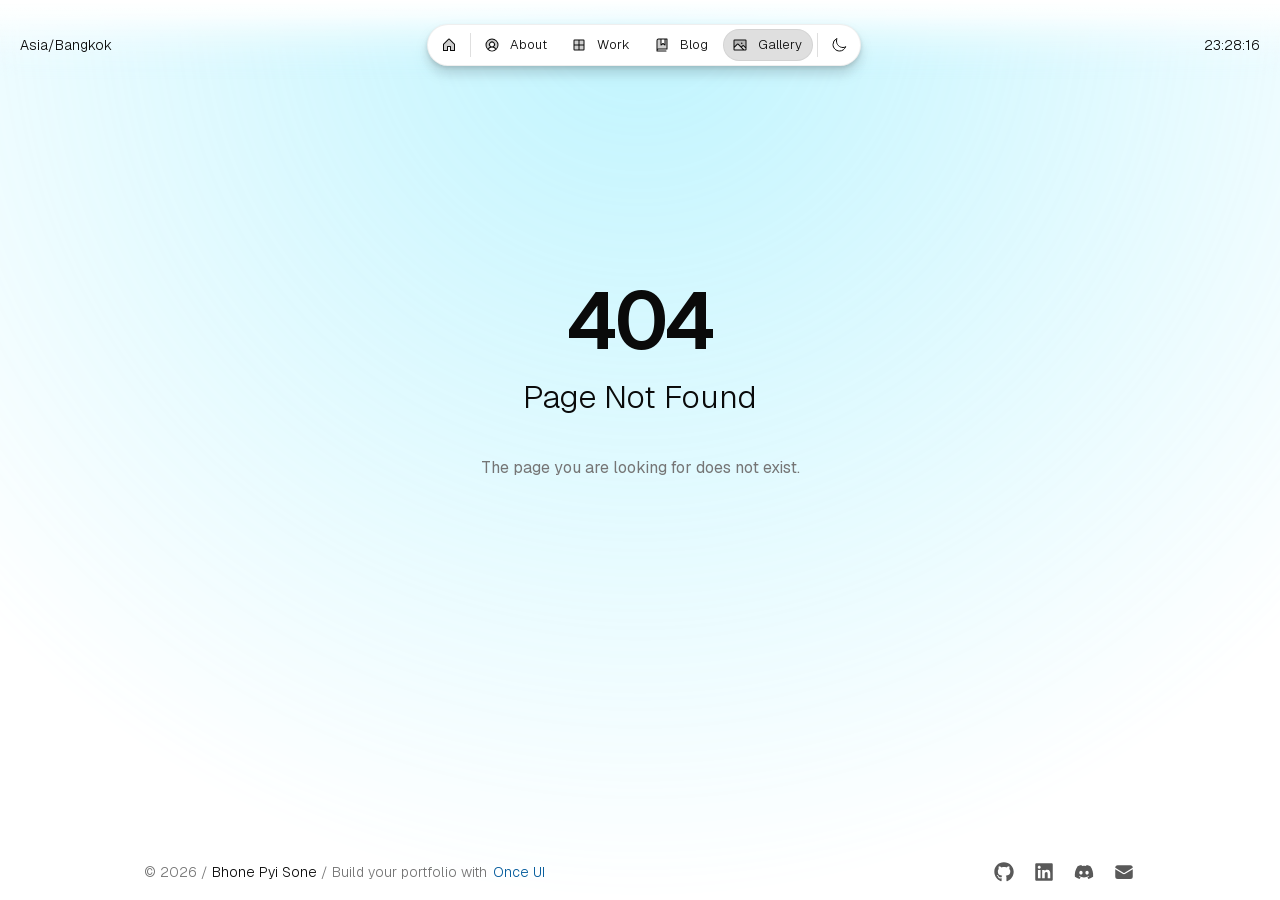
<file: gallery.html>
<!DOCTYPE html><html class="display-flex position-relative min-width-0 fill-width geist_d82bf9db-module__Ifi_Dq__variable geist_250f8b91-module__B2UTAq__variable geist_4edd9b70-module__GC7HaW__variable geist_mono_90672d7c-module__qcY_rq__variable " lang="en"><head><meta charSet="utf-8"/><meta name="viewport" content="width=device-width, initial-scale=1"/><link rel="preload" href="/_next/static/media/797e433ab948586e-s.p.0r6juujl39pe6.woff2" as="font" crossorigin="" type="font/woff2"/><link rel="preload" href="/_next/static/media/caa3a2e1cccd8315-s.p.0wgildi0cnwt9.woff2" as="font" crossorigin="" type="font/woff2"/><link rel="stylesheet" href="/_next/static/chunks/3t0bde4mr3fuo.css" data-precedence="next"/><link rel="stylesheet" href="/_next/static/chunks/40kez1wtk9g7n.css" data-precedence="next"/><link rel="stylesheet" href="/_next/static/chunks/2qyf_eb92by73.css" data-precedence="next"/><link rel="stylesheet" href="/_next/static/chunks/22ulfw4osyhno.css" data-precedence="next"/><link rel="stylesheet" href="/_next/static/chunks/3kk56ronlzm8d.css" data-precedence="next"/><link rel="preload" as="script" fetchPriority="low" href="/_next/static/chunks/00b9wm5dtl3bf.js"/><script src="/_next/static/chunks/35ko02lhcx9le.js" async=""></script><script src="/_next/static/chunks/0x2xtjf9k0dvm.js" async=""></script><script src="/_next/static/chunks/turbopack-0wat1emyl6_en.js" async=""></script><script src="/_next/static/chunks/1aflf8jqovzbu.js" async="" crossorigin=""></script><script src="/_next/static/chunks/1t44q5u-rd2q0.js" async="" crossorigin=""></script><script src="/_next/static/chunks/1w6cndwplt6s9.js" async="" crossorigin=""></script><script src="/_next/static/chunks/0zbjlhc3rrqua.js" async="" crossorigin=""></script><title>Photo gallery – Bhone Pyi Sone</title><meta name="description" content="A photo collection by Bhone Pyi Sone"/><meta property="og:title" content="Photo gallery – Bhone Pyi Sone"/><meta property="og:description" content="A photo collection by Bhone Pyi Sone"/><meta property="og:url" content="https://bhonepyisone.github.io/gallery"/><meta property="og:image" content="https://bhonepyisone.github.io/api/og/generate?title=Photo%20gallery%20%E2%80%93%20Bhone%20Pyi%20Sone"/><meta property="og:image:alt" content="Photo gallery – Bhone Pyi Sone"/><meta property="og:type" content="website"/><meta name="twitter:card" content="summary_large_image"/><meta name="twitter:title" content="Photo gallery – Bhone Pyi Sone"/><meta name="twitter:description" content="A photo collection by Bhone Pyi Sone"/><meta name="twitter:image" content="https://bhonepyisone.github.io/api/og/generate?title=Photo%20gallery%20%E2%80%93%20Bhone%20Pyi%20Sone"/><link rel="icon" href="/favicon.ico?favicon.2d94g_gtj9-dr.ico" sizes="120x120" type="image/x-icon"/><meta name="next-size-adjust" content=""/><script id="theme-init">
              (function() {
                try {
                  const root = document.documentElement;
                  const defaultTheme = 'system';
                  
                  // Set defaults from config
                  const config = {"brand":"cyan","accent":"red","neutral":"gray","solid":"contrast","solid-style":"flat","border":"playful","surface":"translucent","transition":"all","scaling":"100","viz-style":"gradient"};
                  
                  // Apply default values
                  Object.entries(config).forEach(([key, value]) => {
                    root.setAttribute('data-' + key, value);
                  });
                  
                  // Resolve theme
                  const resolveTheme = (themeValue) => {
                    if (!themeValue || themeValue === 'system') {
                      return window.matchMedia('(prefers-color-scheme: dark)').matches ? 'dark' : 'light';
                    }
                    return themeValue;
                  };
                  
                  // Apply saved theme
                  const savedTheme = localStorage.getItem('data-theme');
                  const resolvedTheme = resolveTheme(savedTheme);
                  root.setAttribute('data-theme', resolvedTheme);
                  
                  // Apply any saved style overrides
                  const styleKeys = Object.keys(config);
                  styleKeys.forEach(key => {
                    const value = localStorage.getItem('data-' + key);
                    if (value) {
                      root.setAttribute('data-' + key, value);
                    }
                  });
                } catch (e) {
                  console.error('Failed to initialize theme:', e);
                  document.documentElement.setAttribute('data-theme', 'dark');
                }
              })();
            </script><script src="/_next/static/chunks/0cz1d0mv5g_q7.js" noModule=""></script></head><body class="display-flex position-relative p-0 m-0 page-background flex-column align-center min-width-0 fill-width " style="min-height:100vh"><div hidden=""><!--$--><!--/$--></div><div class="display-flex position-absolute fill min-width-0 min-height-0 min-width-0 fill-width RevealFx-module-scss-module__6G5tfa__revealFx RevealFx-module-scss-module__6G5tfa__hidden  " style="transform:translateY(undefined);transition-duration:2s"><div class="display-flex position-relative overflow-hidden fill min-height-0 min-width-0 "><div class="display-flex position-absolute top-0 left-0 overflow-hidden fill min-height-0 min-width-0 Mask-module-scss-module__b7fjhq__mask " style="--mask-position-x:50%;--mask-position-y:0%;--mask-radius:100vh"><div class="display-flex position-absolute top-0 left-0 pointer-events-none opacity-40 fill min-height-0 min-width-0 Background-module-scss-module__ijNboa__dots " style="--dots-color:var(--brand-background-strong);--dots-size:var(--static-space-2)"></div></div></div></div><div class="display-flex position-relative min-width-0 fill-width s-flex-hide xs-flex-hide" style="min-height:var(--static-space-16)"></div><div class="display-flex position-fixed min-width-0 fill-width z-index-9 Fade-module-scss-module__WhQGgG__mask s-flex-hide xs-flex-hide" style="height:var(--static-space-80);--base-color:var(--page-background);--gradient-direction:180deg"></div><div class="display-flex position-fixed flex-hide bottom-0 min-width-0 fill-width z-index-9 Fade-module-scss-module__WhQGgG__mask s-flex-show xs-flex-show" style="height:var(--static-space-80);--base-color:var(--page-background);--gradient-direction:0deg"></div><header class="display-flex position-sticky p-8 top-0 justify-center fit-height min-width-0 fill-width z-index-9 Header-module-scss-module__t7BEda__position s-position-fixed xs-position-fixed" data-border="rounded"><div class="display-flex position-relative pl-12 align-center min-width-0 fill-width font-body font-default font-s "><div class="display-flex position-relative s-flex-hide xs-flex-hide">Asia/Bangkok</div></div><div class="display-flex position-relative justify-center min-width-0 fill-width "><div class="display-flex position-relative p-4 page-background neutral-border-alpha-weak border-solid border-1 radius-m-4 justify-center shadow-l z-index-1 "><div class="display-flex position-relative g-4 align-center font-body font-default font-s "><a class="ToggleButton-module-scss-module__9rlAba__button ToggleButton-module-scss-module__9rlAba__ghost ToggleButton-module-scss-module__9rlAba__m radius-m text-decoration-none button cursor-interactive fit-width justify-center" href="/"><span class="display-inline-flex position-relative fit color-inherit Icon-module-scss-module__glKzjG__xs " aria-hidden="true"><svg stroke="currentColor" fill="currentColor" stroke-width="0" viewBox="0 0 256 256" height="1em" width="1em" xmlns="http://www.w3.org/2000/svg"><path d="M216,120v96H152V152H104v64H40V120a8,8,0,0,1,2.34-5.66l80-80a8,8,0,0,1,11.32,0l80,80A8,8,0,0,1,216,120Z" opacity="0.2"></path><path d="M219.31,108.68l-80-80a16,16,0,0,0-22.62,0l-80,80A15.87,15.87,0,0,0,32,120v96a8,8,0,0,0,8,8h64a8,8,0,0,0,8-8V160h32v56a8,8,0,0,0,8,8h64a8,8,0,0,0,8-8V120A15.87,15.87,0,0,0,219.31,108.68ZM208,208H160V152a8,8,0,0,0-8-8H104a8,8,0,0,0-8,8v56H48V120l80-80,80,80Z"></path></svg></span></a><div class="display-flex position-relative neutral-background-alpha-medium flex-column min-height-0 fill-height " style="min-width:var(--static-space-1);max-height:var(--static-space-24);width:var(--static-space-1)"></div><div class="display-flex position-relative s-flex-hide xs-flex-hide"><a class="ToggleButton-module-scss-module__9rlAba__button ToggleButton-module-scss-module__9rlAba__ghost ToggleButton-module-scss-module__9rlAba__m radius-m text-decoration-none button cursor-interactive fit-width justify-center" href="/about"><span class="display-inline-flex position-relative fit color-inherit Icon-module-scss-module__glKzjG__xs " aria-hidden="true"><svg stroke="currentColor" fill="currentColor" stroke-width="0" viewBox="0 0 256 256" height="1em" width="1em" xmlns="http://www.w3.org/2000/svg"><path d="M224,128a95.76,95.76,0,0,1-31.8,71.37A72,72,0,0,0,128,160a40,40,0,1,0-40-40,40,40,0,0,0,40,40,72,72,0,0,0-64.2,39.37h0A96,96,0,1,1,224,128Z" opacity="0.2"></path><path d="M128,24A104,104,0,1,0,232,128,104.11,104.11,0,0,0,128,24ZM74.08,197.5a64,64,0,0,1,107.84,0,87.83,87.83,0,0,1-107.84,0ZM96,120a32,32,0,1,1,32,32A32,32,0,0,1,96,120Zm97.76,66.41a79.66,79.66,0,0,0-36.06-28.75,48,48,0,1,0-59.4,0,79.66,79.66,0,0,0-36.06,28.75,88,88,0,1,1,131.52,0Z"></path></svg></span><div class="display-flex position-static px-2 justify-center font-label font-s font-default ">About</div></a></div><div class="display-flex position-relative flex-hide s-flex-show xs-flex-show"><a class="ToggleButton-module-scss-module__9rlAba__button ToggleButton-module-scss-module__9rlAba__ghost ToggleButton-module-scss-module__9rlAba__m radius-m text-decoration-none button cursor-interactive fit-width justify-center" href="/about"><span class="display-inline-flex position-relative fit color-inherit Icon-module-scss-module__glKzjG__xs " aria-hidden="true"><svg stroke="currentColor" fill="currentColor" stroke-width="0" viewBox="0 0 256 256" height="1em" width="1em" xmlns="http://www.w3.org/2000/svg"><path d="M224,128a95.76,95.76,0,0,1-31.8,71.37A72,72,0,0,0,128,160a40,40,0,1,0-40-40,40,40,0,0,0,40,40,72,72,0,0,0-64.2,39.37h0A96,96,0,1,1,224,128Z" opacity="0.2"></path><path d="M128,24A104,104,0,1,0,232,128,104.11,104.11,0,0,0,128,24ZM74.08,197.5a64,64,0,0,1,107.84,0,87.83,87.83,0,0,1-107.84,0ZM96,120a32,32,0,1,1,32,32A32,32,0,0,1,96,120Zm97.76,66.41a79.66,79.66,0,0,0-36.06-28.75,48,48,0,1,0-59.4,0,79.66,79.66,0,0,0-36.06,28.75,88,88,0,1,1,131.52,0Z"></path></svg></span></a></div><div class="display-flex position-relative s-flex-hide xs-flex-hide"><a class="ToggleButton-module-scss-module__9rlAba__button ToggleButton-module-scss-module__9rlAba__ghost ToggleButton-module-scss-module__9rlAba__m radius-m text-decoration-none button cursor-interactive fit-width justify-center" href="/work"><span class="display-inline-flex position-relative fit color-inherit Icon-module-scss-module__glKzjG__xs " aria-hidden="true"><svg stroke="currentColor" fill="currentColor" stroke-width="0" viewBox="0 0 256 256" height="1em" width="1em" xmlns="http://www.w3.org/2000/svg"><path d="M208,56V200a8,8,0,0,1-8,8H56a8,8,0,0,1-8-8V56a8,8,0,0,1,8-8H200A8,8,0,0,1,208,56Z" opacity="0.2"></path><path d="M200,40H56A16,16,0,0,0,40,56V200a16,16,0,0,0,16,16H200a16,16,0,0,0,16-16V56A16,16,0,0,0,200,40Zm0,80H136V56h64ZM120,56v64H56V56ZM56,136h64v64H56Zm144,64H136V136h64v64Z"></path></svg></span><div class="display-flex position-static px-2 justify-center font-label font-s font-default ">Work</div></a></div><div class="display-flex position-relative flex-hide s-flex-show xs-flex-show"><a class="ToggleButton-module-scss-module__9rlAba__button ToggleButton-module-scss-module__9rlAba__ghost ToggleButton-module-scss-module__9rlAba__m radius-m text-decoration-none button cursor-interactive fit-width justify-center" href="/work"><span class="display-inline-flex position-relative fit color-inherit Icon-module-scss-module__glKzjG__xs " aria-hidden="true"><svg stroke="currentColor" fill="currentColor" stroke-width="0" viewBox="0 0 256 256" height="1em" width="1em" xmlns="http://www.w3.org/2000/svg"><path d="M208,56V200a8,8,0,0,1-8,8H56a8,8,0,0,1-8-8V56a8,8,0,0,1,8-8H200A8,8,0,0,1,208,56Z" opacity="0.2"></path><path d="M200,40H56A16,16,0,0,0,40,56V200a16,16,0,0,0,16,16H200a16,16,0,0,0,16-16V56A16,16,0,0,0,200,40Zm0,80H136V56h64ZM120,56v64H56V56ZM56,136h64v64H56Zm144,64H136V136h64v64Z"></path></svg></span></a></div><div class="display-flex position-relative s-flex-hide xs-flex-hide"><a class="ToggleButton-module-scss-module__9rlAba__button ToggleButton-module-scss-module__9rlAba__ghost ToggleButton-module-scss-module__9rlAba__m radius-m text-decoration-none button cursor-interactive fit-width justify-center" href="/blog"><span class="display-inline-flex position-relative fit color-inherit Icon-module-scss-module__glKzjG__xs " aria-hidden="true"><svg stroke="currentColor" fill="currentColor" stroke-width="0" viewBox="0 0 256 256" height="1em" width="1em" xmlns="http://www.w3.org/2000/svg"><path d="M208,32V192H72a24,24,0,0,0-24,24V56A24,24,0,0,1,72,32h40v96l32-24,32,24V32Z" opacity="0.2"></path><path d="M208,24H72A32,32,0,0,0,40,56V224a8,8,0,0,0,8,8H192a8,8,0,0,0,0-16H56a16,16,0,0,1,16-16H208a8,8,0,0,0,8-8V32A8,8,0,0,0,208,24ZM120,40h48v72L148.79,97.6a8,8,0,0,0-9.6,0L120,112Zm80,144H72a31.82,31.82,0,0,0-16,4.29V56A16,16,0,0,1,72,40h32v88a8,8,0,0,0,12.8,6.4L144,114l27.21,20.4A8,8,0,0,0,176,136a8.1,8.1,0,0,0,3.58-.84A8,8,0,0,0,184,128V40h16Z"></path></svg></span><div class="display-flex position-static px-2 justify-center font-label font-s font-default ">Blog</div></a></div><div class="display-flex position-relative flex-hide s-flex-show xs-flex-show"><a class="ToggleButton-module-scss-module__9rlAba__button ToggleButton-module-scss-module__9rlAba__ghost ToggleButton-module-scss-module__9rlAba__m radius-m text-decoration-none button cursor-interactive fit-width justify-center" href="/blog"><span class="display-inline-flex position-relative fit color-inherit Icon-module-scss-module__glKzjG__xs " aria-hidden="true"><svg stroke="currentColor" fill="currentColor" stroke-width="0" viewBox="0 0 256 256" height="1em" width="1em" xmlns="http://www.w3.org/2000/svg"><path d="M208,32V192H72a24,24,0,0,0-24,24V56A24,24,0,0,1,72,32h40v96l32-24,32,24V32Z" opacity="0.2"></path><path d="M208,24H72A32,32,0,0,0,40,56V224a8,8,0,0,0,8,8H192a8,8,0,0,0,0-16H56a16,16,0,0,1,16-16H208a8,8,0,0,0,8-8V32A8,8,0,0,0,208,24ZM120,40h48v72L148.79,97.6a8,8,0,0,0-9.6,0L120,112Zm80,144H72a31.82,31.82,0,0,0-16,4.29V56A16,16,0,0,1,72,40h32v88a8,8,0,0,0,12.8,6.4L144,114l27.21,20.4A8,8,0,0,0,176,136a8.1,8.1,0,0,0,3.58-.84A8,8,0,0,0,184,128V40h16Z"></path></svg></span></a></div><div class="display-flex position-relative s-flex-hide xs-flex-hide"><a class="ToggleButton-module-scss-module__9rlAba__button ToggleButton-module-scss-module__9rlAba__ghost ToggleButton-module-scss-module__9rlAba__m ToggleButton-module-scss-module__9rlAba__selected radius-m text-decoration-none button cursor-interactive fit-width justify-center" href="/gallery"><span class="display-inline-flex position-relative fit color-inherit Icon-module-scss-module__glKzjG__xs " aria-hidden="true"><svg stroke="currentColor" fill="currentColor" stroke-width="0" viewBox="0 0 256 256" height="1em" width="1em" xmlns="http://www.w3.org/2000/svg"><path d="M224,56V178.06l-39.72-39.72a8,8,0,0,0-11.31,0L147.31,164,97.66,114.34a8,8,0,0,0-11.32,0L32,168.69V56a8,8,0,0,1,8-8H216A8,8,0,0,1,224,56Z" opacity="0.2"></path><path d="M216,40H40A16,16,0,0,0,24,56V200a16,16,0,0,0,16,16H216a16,16,0,0,0,16-16V56A16,16,0,0,0,216,40Zm0,16V158.75l-26.07-26.06a16,16,0,0,0-22.63,0l-20,20-44-44a16,16,0,0,0-22.62,0L40,149.37V56ZM40,172l52-52,80,80H40Zm176,28H194.63l-36-36,20-20L216,181.38V200ZM144,100a12,12,0,1,1,12,12A12,12,0,0,1,144,100Z"></path></svg></span><div class="display-flex position-static px-2 justify-center font-label font-s font-default ">Gallery</div></a></div><div class="display-flex position-relative flex-hide s-flex-show xs-flex-show"><a class="ToggleButton-module-scss-module__9rlAba__button ToggleButton-module-scss-module__9rlAba__ghost ToggleButton-module-scss-module__9rlAba__m ToggleButton-module-scss-module__9rlAba__selected radius-m text-decoration-none button cursor-interactive fit-width justify-center" href="/gallery"><span class="display-inline-flex position-relative fit color-inherit Icon-module-scss-module__glKzjG__xs " aria-hidden="true"><svg stroke="currentColor" fill="currentColor" stroke-width="0" viewBox="0 0 256 256" height="1em" width="1em" xmlns="http://www.w3.org/2000/svg"><path d="M224,56V178.06l-39.72-39.72a8,8,0,0,0-11.31,0L147.31,164,97.66,114.34a8,8,0,0,0-11.32,0L32,168.69V56a8,8,0,0,1,8-8H216A8,8,0,0,1,224,56Z" opacity="0.2"></path><path d="M216,40H40A16,16,0,0,0,24,56V200a16,16,0,0,0,16,16H216a16,16,0,0,0,16-16V56A16,16,0,0,0,216,40Zm0,16V158.75l-26.07-26.06a16,16,0,0,0-22.63,0l-20,20-44-44a16,16,0,0,0-22.62,0L40,149.37V56ZM40,172l52-52,80,80H40Zm176,28H194.63l-36-36,20-20L216,181.38V200ZM144,100a12,12,0,1,1,12,12A12,12,0,0,1,144,100Z"></path></svg></span></a></div><div class="display-flex position-relative neutral-background-alpha-medium flex-column min-height-0 fill-height " style="min-width:var(--static-space-1);max-height:var(--static-space-24);width:var(--static-space-1)"></div><button class="ToggleButton-module-scss-module__9rlAba__button ToggleButton-module-scss-module__9rlAba__ghost ToggleButton-module-scss-module__9rlAba__m radius-m text-decoration-none button cursor-interactive fit-width justify-center" aria-label="Switch to dark mode"><span class="display-inline-flex position-relative fit color-inherit Icon-module-scss-module__glKzjG__xs " aria-hidden="true"><svg stroke="currentColor" fill="none" stroke-width="1.5" viewBox="0 0 24 24" aria-hidden="true" height="1em" width="1em" xmlns="http://www.w3.org/2000/svg"><path stroke-linecap="round" stroke-linejoin="round" d="M21.752 15.002A9.72 9.72 0 0 1 18 15.75c-5.385 0-9.75-4.365-9.75-9.75 0-1.33.266-2.597.748-3.752A9.753 9.753 0 0 0 3 11.25C3 16.635 7.365 21 12.75 21a9.753 9.753 0 0 0 9.002-5.998Z"></path></svg></span></button></div></div></div><div class="display-flex position-relative justify-end align-center min-width-0 fill-width "><div class="display-flex position-relative pr-12 g-20 justify-end align-center font-body font-default font-s "><div class="display-flex position-relative s-flex-hide xs-flex-hide"></div></div></div></header><div class="display-flex position-relative p-l flex-1 justify-center min-width-0 fill-width "><div class="display-flex position-relative justify-center min-width-0 fill-width " style="min-height:var(--static-space-0)"><div class="display-flex position-relative py-128 justify-center min-width-0 fill-width "><div class="display-flex position-relative center "><div class="display-flex position-relative center Spinner-module-scss-module__imkilW__m " role="status" aria-label="Loading"><div class="display-flex position-relative fill min-height-0 min-width-0 "><div class="display-flex position-absolute neutral-border-alpha-medium border-1 border-solid radius-full fill min-height-0 min-width-0 Spinner-module-scss-module__imkilW__size "></div><div class="display-flex position-relative border-solid radius-full fill min-height-0 min-width-0 Spinner-module-scss-module__imkilW__spinner Spinner-module-scss-module__imkilW__size "></div></div></div></div></div></div></div><footer class="display-flex position-relative p-8 justify-center min-width-0 fill-width s-flex-column"><div class="display-flex position-relative px-16 py-8 g-16 justify-between align-center fill-width max-width-m Footer-module-scss-module__DkSkqG__mobile s-flex-column s-align-center xs-align-center s-align-center xs-align-center"><span class="font-body font-default font-s neutral-on-background-strong"><span class="neutral-on-background-weak">© <!-- -->2026<!-- --> /</span><span class="px-4">Bhone Pyi Sone</span><span class="neutral-on-background-weak">/ Build your portfolio with<!-- --> <a href="https://once-ui.com/products/magic-portfolio" target="_blank" rel="noreferrer" class="reset-button-styles focus-ring align-center display-inline-flex g-8 radius-s fit-width px-2 mx-2">Once UI</a></span></span><div class="display-flex position-relative g-16 "><div class="display-flex position-relative "><a href="https://github.com/bhonepyisone" target="_blank" rel="noreferrer" class="Button-module-scss-module__Z_19_G__button Button-module-scss-module__Z_19_G__ghost IconButton-module-scss-module__-vAwNG__s radius-m text-decoration-none button cursor-interactive" aria-label="GitHub" aria-disabled="false"><div class="display-flex position-relative center fill min-height-0 min-width-0 "><span class="display-inline-flex position-relative fit color-inherit Icon-module-scss-module__glKzjG__s " aria-hidden="true"><svg stroke="currentColor" fill="currentColor" stroke-width="0" viewBox="0 0 496 512" height="1em" width="1em" xmlns="http://www.w3.org/2000/svg"><path d="M165.9 397.4c0 2-2.3 3.6-5.2 3.6-3.3.3-5.6-1.3-5.6-3.6 0-2 2.3-3.6 5.2-3.6 3-.3 5.6 1.3 5.6 3.6zm-31.1-4.5c-.7 2 1.3 4.3 4.3 4.9 2.6 1 5.6 0 6.2-2s-1.3-4.3-4.3-5.2c-2.6-.7-5.5.3-6.2 2.3zm44.2-1.7c-2.9.7-4.9 2.6-4.6 4.9.3 2 2.9 3.3 5.9 2.6 2.9-.7 4.9-2.6 4.6-4.6-.3-1.9-3-3.2-5.9-2.9zM244.8 8C106.1 8 0 113.3 0 252c0 110.9 69.8 205.8 169.5 239.2 12.8 2.3 17.3-5.6 17.3-12.1 0-6.2-.3-40.4-.3-61.4 0 0-70 15-84.7-29.8 0 0-11.4-29.1-27.8-36.6 0 0-22.9-15.7 1.6-15.4 0 0 24.9 2 38.6 25.8 21.9 38.6 58.6 27.5 72.9 20.9 2.3-16 8.8-27.1 16-33.7-55.9-6.2-112.3-14.3-112.3-110.5 0-27.5 7.6-41.3 23.6-58.9-2.6-6.5-11.1-33.3 2.6-67.9 20.9-6.5 69 27 69 27 20-5.6 41.5-8.5 62.8-8.5s42.8 2.9 62.8 8.5c0 0 48.1-33.6 69-27 13.7 34.7 5.2 61.4 2.6 67.9 16 17.7 25.8 31.5 25.8 58.9 0 96.5-58.9 104.2-114.8 110.5 9.2 7.9 17 22.9 17 46.4 0 33.7-.3 75.4-.3 83.6 0 6.5 4.6 14.4 17.3 12.1C428.2 457.8 496 362.9 496 252 496 113.3 383.5 8 244.8 8zM97.2 352.9c-1.3 1-1 3.3.7 5.2 1.6 1.6 3.9 2.3 5.2 1 1.3-1 1-3.3-.7-5.2-1.6-1.6-3.9-2.3-5.2-1zm-10.8-8.1c-.7 1.3.3 2.9 2.3 3.9 1.6 1 3.6.7 4.3-.7.7-1.3-.3-2.9-2.3-3.9-2-.6-3.6-.3-4.3.7zm32.4 35.6c-1.6 1.3-1 4.3 1.3 6.2 2.3 2.3 5.2 2.6 6.5 1 1.3-1.3.7-4.3-1.3-6.2-2.2-2.3-5.2-2.6-6.5-1zm-11.4-14.7c-1.6 1-1.6 3.6 0 5.9 1.6 2.3 4.3 3.3 5.6 2.3 1.6-1.3 1.6-3.9 0-6.2-1.4-2.3-4-3.3-5.6-2z"></path></svg></span></div></a></div><div class="display-flex position-relative "><a href="https://linkedin.com/in/bhonepyisone" target="_blank" rel="noreferrer" class="Button-module-scss-module__Z_19_G__button Button-module-scss-module__Z_19_G__ghost IconButton-module-scss-module__-vAwNG__s radius-m text-decoration-none button cursor-interactive" aria-label="LinkedIn" aria-disabled="false"><div class="display-flex position-relative center fill min-height-0 min-width-0 "><span class="display-inline-flex position-relative fit color-inherit Icon-module-scss-module__glKzjG__s " aria-hidden="true"><svg stroke="currentColor" fill="currentColor" stroke-width="0" viewBox="0 0 448 512" height="1em" width="1em" xmlns="http://www.w3.org/2000/svg"><path d="M416 32H31.9C14.3 32 0 46.5 0 64.3v383.4C0 465.5 14.3 480 31.9 480H416c17.6 0 32-14.5 32-32.3V64.3c0-17.8-14.4-32.3-32-32.3zM135.4 416H69V202.2h66.5V416zm-33.2-243c-21.3 0-38.5-17.3-38.5-38.5S80.9 96 102.2 96c21.2 0 38.5 17.3 38.5 38.5 0 21.3-17.2 38.5-38.5 38.5zm282.1 243h-66.4V312c0-24.8-.5-56.7-34.5-56.7-34.6 0-39.9 27-39.9 54.9V416h-66.4V202.2h63.7v29.2h.9c8.9-16.8 30.6-34.5 62.9-34.5 67.2 0 79.7 44.3 79.7 101.9V416z"></path></svg></span></div></a></div><div class="display-flex position-relative "><a href="https://discord.com" target="_blank" rel="noreferrer" class="Button-module-scss-module__Z_19_G__button Button-module-scss-module__Z_19_G__ghost IconButton-module-scss-module__-vAwNG__s radius-m text-decoration-none button cursor-interactive" aria-label="Discord" aria-disabled="false"><div class="display-flex position-relative center fill min-height-0 min-width-0 "><span class="display-inline-flex position-relative fit color-inherit Icon-module-scss-module__glKzjG__s " aria-hidden="true"><svg stroke="currentColor" fill="currentColor" stroke-width="0" viewBox="0 0 640 512" height="1em" width="1em" xmlns="http://www.w3.org/2000/svg"><path d="M524.531,69.836a1.5,1.5,0,0,0-.764-.7A485.065,485.065,0,0,0,404.081,32.03a1.816,1.816,0,0,0-1.923.91,337.461,337.461,0,0,0-14.9,30.6,447.848,447.848,0,0,0-134.426,0,309.541,309.541,0,0,0-15.135-30.6,1.89,1.89,0,0,0-1.924-.91A483.689,483.689,0,0,0,116.085,69.137a1.712,1.712,0,0,0-.788.676C39.068,183.651,18.186,294.69,28.43,404.354a2.016,2.016,0,0,0,.765,1.375A487.666,487.666,0,0,0,176.02,479.918a1.9,1.9,0,0,0,2.063-.676A348.2,348.2,0,0,0,208.12,430.4a1.86,1.86,0,0,0-1.019-2.588,321.173,321.173,0,0,1-45.868-21.853,1.885,1.885,0,0,1-.185-3.126c3.082-2.309,6.166-4.711,9.109-7.137a1.819,1.819,0,0,1,1.9-.256c96.229,43.917,200.41,43.917,295.5,0a1.812,1.812,0,0,1,1.924.233c2.944,2.426,6.027,4.851,9.132,7.16a1.884,1.884,0,0,1-.162,3.126,301.407,301.407,0,0,1-45.89,21.83,1.875,1.875,0,0,0-1,2.611,391.055,391.055,0,0,0,30.014,48.815,1.864,1.864,0,0,0,2.063.7A486.048,486.048,0,0,0,610.7,405.729a1.882,1.882,0,0,0,.765-1.352C623.729,277.594,590.933,167.465,524.531,69.836ZM222.491,337.58c-28.972,0-52.844-26.587-52.844-59.239S193.056,219.1,222.491,219.1c29.665,0,53.306,26.82,52.843,59.239C275.334,310.993,251.924,337.58,222.491,337.58Zm195.38,0c-28.971,0-52.843-26.587-52.843-59.239S388.437,219.1,417.871,219.1c29.667,0,53.307,26.82,52.844,59.239C470.715,310.993,447.538,337.58,417.871,337.58Z"></path></svg></span></div></a></div><div class="display-flex position-relative "><a class="Button-module-scss-module__Z_19_G__button Button-module-scss-module__Z_19_G__ghost IconButton-module-scss-module__-vAwNG__s radius-m text-decoration-none button cursor-interactive" aria-label="Email" aria-disabled="false" href="mailto:bhone.ps@proton.me"><div class="display-flex position-relative center fill min-height-0 min-width-0 "><span class="display-inline-flex position-relative fit color-inherit Icon-module-scss-module__glKzjG__s " aria-hidden="true"><svg stroke="currentColor" fill="currentColor" stroke-width="0" viewBox="0 0 24 24" aria-hidden="true" height="1em" width="1em" xmlns="http://www.w3.org/2000/svg"><path d="M1.5 8.67v8.58a3 3 0 0 0 3 3h15a3 3 0 0 0 3-3V8.67l-8.928 5.493a3 3 0 0 1-3.144 0L1.5 8.67Z"></path><path d="M22.5 6.908V6.75a3 3 0 0 0-3-3h-15a3 3 0 0 0-3 3v.158l9.714 5.978a1.5 1.5 0 0 0 1.572 0L22.5 6.908Z"></path></svg></span></div></a></div></div></div><div class="display-flex position-relative flex-hide s-flex-show xs-flex-show" style="height:var(--static-space-80)"></div></footer><script src="/_next/static/chunks/00b9wm5dtl3bf.js" id="_R_" async=""></script><script>(self.__next_f=self.__next_f||[]).push([0])</script><script>self.__next_f.push([1,"1:\"$Sreact.fragment\"\n3:I[39756,[\"/_next/static/chunks/1aflf8jqovzbu.js\",\"/_next/static/chunks/1t44q5u-rd2q0.js\",\"/_next/static/chunks/1w6cndwplt6s9.js\"],\"default\"]\n4:I[37457,[\"/_next/static/chunks/1aflf8jqovzbu.js\",\"/_next/static/chunks/1t44q5u-rd2q0.js\",\"/_next/static/chunks/1w6cndwplt6s9.js\"],\"default\"]\n5:I[79520,[\"/_next/static/chunks/1aflf8jqovzbu.js\",\"/_next/static/chunks/1t44q5u-rd2q0.js\",\"/_next/static/chunks/1w6cndwplt6s9.js\",\"/_next/static/chunks/0zbjlhc3rrqua.js\"],\"\"]\n6:I[11217,[\"/_next/static/chunks/1aflf8jqovzbu.js\",\"/_next/static/chunks/1t44q5u-rd2q0.js\",\"/_next/static/chunks/1w6cndwplt6s9.js\",\"/_next/static/chunks/0zbjlhc3rrqua.js\"],\"default\"]\n7:I[97367,[\"/_next/static/chunks/1aflf8jqovzbu.js\",\"/_next/static/chunks/1t44q5u-rd2q0.js\",\"/_next/static/chunks/1w6cndwplt6s9.js\"],\"OutletBoundary\"]\n8:\"$Sreact.suspense\"\nb:I[97367,[\"/_next/static/chunks/1aflf8jqovzbu.js\",\"/_next/static/chunks/1t44q5u-rd2q0.js\",\"/_next/static/chunks/1w6cndwplt6s9.js\"],\"ViewportBoundary\"]\nd:I[97367,[\"/_next/static/chunks/1aflf8jqovzbu.js\",\"/_next/static/chunks/1t44q5u-rd2q0.js\",\"/_next/static/chunks/1w6cndwplt6s9.js\"],\"MetadataBoundary\"]\nf:I[68027,[\"/_next/static/chunks/1aflf8jqovzbu.js\",\"/_next/static/chunks/1t44q5u-rd2q0.js\",\"/_next/static/chunks/1w6cndwplt6s9.js\"],\"default\",1]\n:HL[\"/_next/static/chunks/3t0bde4mr3fuo.css\",\"style\"]\n:HL[\"/_next/static/chunks/40kez1wtk9g7n.css\",\"style\"]\n:HL[\"/_next/static/chunks/2qyf_eb92by73.css\",\"style\"]\n:HL[\"/_next/static/chunks/22ulfw4osyhno.css\",\"style\"]\n:HL[\"/_next/static/chunks/3kk56ronlzm8d.css\",\"style\"]\n:HL[\"/_next/static/media/797e433ab948586e-s.p.0r6juujl39pe6.woff2\",\"font\",{\"crossOrigin\":\"\",\"type\":\"font/woff2\"}]\n:HL[\"/_next/static/media/caa3a2e1cccd8315-s.p.0wgildi0cnwt9.woff2\",\"font\",{\"crossOrigin\":\"\",\"type\":\"font/woff2\"}]\na:X\n0:{\"P\":null,\"c\":[\"\",\"gallery\"],\"q\":\"\",\"i\":false,\"f\":[[[\"\",{\"children\":[\"gallery\",{\"children\":[\"__PAGE__\",{},\"$undefined\",\"$undefined\",4608]},\"$undefined\",\"$undefined\",4608]},\"$undefined\",\"$undefined\",4624],[[\"$\",\"$1\",\"c\",{\"children\":[[[\"$\",\"link\",\"0\",{\"rel\":\"stylesheet\",\"href\":\"/_next/static/chunks/3t0bde4mr3fuo.css\",\"precedence\":\"next\",\"crossOrigin\":\"$undefined\",\"nonce\":\"$undefined\"}],[\"$\",\"link\",\"1\",{\"rel\":\"stylesheet\",\"href\":\"/_next/static/chunks/40kez1wtk9g7n.css\",\"precedence\":\"next\",\"crossOrigin\":\"$undefined\",\"nonce\":\"$undefined\"}],[\"$\",\"link\",\"2\",{\"rel\":\"stylesheet\",\"href\":\"/_next/static/chunks/2qyf_eb92by73.css\",\"precedence\":\"next\",\"crossOrigin\":\"$undefined\",\"nonce\":\"$undefined\"}],[\"$\",\"link\",\"3\",{\"rel\":\"stylesheet\",\"href\":\"/_next/static/chunks/22ulfw4osyhno.css\",\"precedence\":\"next\",\"crossOrigin\":\"$undefined\",\"nonce\":\"$undefined\"}],[\"$\",\"link\",\"4\",{\"rel\":\"stylesheet\",\"href\":\"/_next/static/chunks/3kk56ronlzm8d.css\",\"precedence\":\"next\",\"crossOrigin\":\"$undefined\",\"nonce\":\"$undefined\"}],[\"$\",\"script\",\"script-0\",{\"src\":\"/_next/static/chunks/1aflf8jqovzbu.js\",\"async\":true,\"nonce\":\"$undefined\"}],[\"$\",\"script\",\"script-1\",{\"src\":\"/_next/static/chunks/1t44q5u-rd2q0.js\",\"async\":true,\"nonce\":\"$undefined\"}],[\"$\",\"script\",\"script-2\",{\"src\":\"/_next/static/chunks/1w6cndwplt6s9.js\",\"async\":true,\"nonce\":\"$undefined\"}]],\"$L2\"]}],{\"children\":[[\"$\",\"$1\",\"c\",{\"children\":[null,[\"$\",\"$L3\",null,{\"parallelRouterKey\":\"children\",\"error\":\"$undefined\",\"errorStyles\":\"$undefined\",\"errorScripts\":\"$undefined\",\"template\":[\"$\",\"$L4\",null,{}],\"templateStyles\":\"$undefined\",\"templateScripts\":\"$undefined\",\"notFound\":\"$undefined\",\"forbidden\":\"$undefined\",\"unauthorized\":\"$undefined\"}]]}],{\"children\":[[\"$\",\"$1\",\"c\",{\"children\":[[\"$\",\"div\",null,{\"ref\":\"$undefined\",\"className\":\"display-flex position-relative fill-width max-width-l \",\"style\":{\"maxWidth\":\"$undefined\",\"minWidth\":\"$undefined\",\"minHeight\":\"$undefined\",\"maxHeight\":\"$undefined\",\"width\":\"$undefined\",\"height\":\"$undefined\",\"aspectRatio\":\"$undefined\",\"textAlign\":\"$undefined\",\"cursor\":\"$undefined\",\"padding\":\"$undefined\",\"paddingLeft\":\"$undefined\",\"paddingRight\":\"$undefined\",\"paddingTop\":\"$undefined\",\"paddingBottom\":\"$undefined\",\"margin\":\"$undefined\",\"marginLeft\":\"$undefined\",\"marginRight\":\"$undefined\",\"marginTop\":\"$undefined\",\"marginBottom\":\"$undefined\",\"gap\":\"$undefined\",\"top\":\"$undefined\",\"right\":\"$undefined\",\"bottom\":\"$undefined\",\"left\":\"$undefined\",\"transform\":\"$undefined\"},\"children\":[[\"$\",\"$L5\",null,{\"id\":\"schema-webPage-/gallery\",\"type\":\"application/ld+json\",\"dangerouslySetInnerHTML\":{\"__html\":\"{\\\"@context\\\":\\\"https://schema.org\\\",\\\"@type\\\":\\\"WebPage\\\",\\\"url\\\":\\\"https://bhonepyisone.github.io/gallery\\\",\\\"sameAs\\\":[],\\\"headline\\\":\\\"Photo gallery – Bhone Pyi Sone\\\",\\\"description\\\":\\\"A photo collection by Bhone Pyi Sone\\\",\\\"image\\\":\\\"https://bhonepyisone.github.io/api/og/generate?title=Photo%20gallery%20%E2%80%93%20Bhone%20Pyi%20Sone\\\",\\\"author\\\":{\\\"@type\\\":\\\"Person\\\",\\\"name\\\":\\\"Bhone Pyi Sone\\\",\\\"url\\\":\\\"https://bhonepyisone.github.io/gallery\\\",\\\"image\\\":{\\\"@type\\\":\\\"ImageObject\\\",\\\"url\\\":\\\"https://bhonepyisone.github.io\\\"}}}\"}}],[\"$\",\"$L6\",null,{}]]}],[[\"$\",\"script\",\"script-0\",{\"src\":\"/_next/static/chunks/0zbjlhc3rrqua.js\",\"async\":true,\"nonce\":\"$undefined\"}]],[\"$\",\"$L7\",null,{\"children\":[\"$\",\"$8\",null,{\"name\":\"Next.MetadataOutlet\",\"children\":\"$@9\"}]}]]}],{},null,false,null]},null,false,\"$a\"]},null,false,null],[\"$\",\"$1\",\"h\",{\"children\":[null,[\"$\",\"$Lb\",null,{\"children\":\"$Lc\"}],[\"$\",\"div\",null,{\"hidden\":true,\"children\":[\"$\",\"$Ld\",null,{\"children\":[\"$\",\"$8\",null,{\"name\":\"Next.Metadata\",\"children\":\"$Le\"}]}]}],[\"$\",\"meta\",null,{\"name\":\"next-size-adjust\",\"content\":\"\"}]]}],false]],\"m\":\"$undefined\",\"G\":[\"$f\",[[\"$\",\"link\",\"0\",{\"rel\":\"stylesheet\",\"href\":\"/_next/static/chunks/3t0bde4mr3fuo.css\",\"precedence\":\"next\",\"crossOrigin\":\"$undefined\",\"nonce\":\"$undefined\"}],[\"$\",\"link\",\"1\",{\"rel\":\"stylesheet\",\"href\":\"/_next/static/chunks/40kez1wtk9g7n.css\",\"precedence\":\"next\",\"crossOrigin\":\"$undefined\",\"nonce\":\"$undefined\"}],[\"$\",\"link\",\"2\",{\"rel\":\"stylesheet\",\"href\":\"/_next/static/chunks/2qyf_eb92by73.css\",\"precedence\":\"next\",\"crossOrigin\":\"$undefined\",\"nonce\":\"$undefined\"}],[\"$\",\"link\",\"3\",{\"rel\":\"stylesheet\",\"href\":\"/_next/static/chunks/22ulfw4osyhno.css\",\"precedence\":\"next\",\"crossOrigin\":\"$undefined\",\"nonce\":\"$undefined\"}],[\"$\",\"link\",\"4\",{\"rel\":\"stylesheet\",\"href\":\"/_next/static/chunks/3kk56ronlzm8d.css\",\"precedence\":\"next\",\"crossOrigin\":\"$undefined\",\"nonce\":\"$undefined\"}]]],\"S\":true,\"h\":null,\"r\":\"$undefined\",\"s\":\"$undefined\",\"a\":\"$undefined\",\"l\":\"$undefined\",\"p\":\"$undefined\",\"d\":\"$undefined\",\"b\":\"ra56sHlwFoNm6y2g-UcF2\"}\n11:I[30824,[\"/_next/static/chunks/1aflf8jqovzbu.js\",\"/_next/static/chunks/1t44q5u-rd2q0.js\",\"/_next/static/chunks/1w6cndwplt6s9.js\"],\"Providers\"]\n12:I[21247,[\"/_next/static/chunks/1aflf8jqovzbu.js\",\"/_next/static/chunks/1t44q5u-rd2q0.js\",\"/_next/static/chunks/1w6cndwplt6s9.js\",\"/_next/static/chunks/0zbjlhc3rrqua.js\"],\"ClientFlex\"]\n13:I[21971,[\"/_next/static/chunks/1aflf8jqovzbu.js\",\"/_next/static/chunks/1t44q5u-rd2q0.js\",\"/_next/static/chunks/1w6cndwplt6s9.js\",\"/_next/static/chunks/0zbjlhc3rrqua.js\"],\"RevealFx\"]\n14:I[94412,[\"/_next/static/chunks/1aflf8jqovzbu.js\",\"/_next/static/chunks/1t44q5u-rd2q0.js\",\"/_next/static/chunks/1w6cndwplt6s9.js\",\"/_next/static/chunks/0zbjlhc3rrqua.js\"],\"Background\"]\n15:I[2971,[\"/_next/static/chunks/1aflf8jqovzbu.js\",\"/_next/static/chunks/1t44q5u-rd2q0.js\",\"/_next/static/chunks/1w6cndwplt6s9.js\"],\"Header\"]\na:C\n10:T76b,\n              (function() {\n                try {\n                  const root = document.documentElement;\n                  const defaultTheme = 'system';\n                  \n                  // Set defaults from config\n                  const config = {\"brand\":\"cyan\",\"accent\":\"red\",\"neutral\":\"gray\",\"solid\":\"contrast\",\"solid-style\":\"flat\",\"border\":\"playful\",\"surface\":\"translucent\",\"transition\":\"all\",\"scaling\":\"100\",\"viz-style\":\"gradient\"};\n                  \n                  // Apply default values\n                  Object.entries(config).forEach(([key, value]) =\u003e {\n                    root.setAttribute('data-' + key, value);\n                  });\n                  \n                  // Resolve theme\n                  const resolveTheme = (themeValue) =\u003e {\n                    if (!themeValue || themeValue === 'system') {\n                      return window.matchMedia('(prefers-color-scheme: dark)').matches ? 'dark' : 'light';\n                    }\n                    return themeValue;\n                  };\n                  \n                  // Apply saved theme\n                  const savedTheme = localStorage.getItem('data-theme');\n                  const resolvedTheme = resolveTheme(savedTheme);\n                  root.setAttribute('data-theme', resolvedTheme);\n                  \n                  // Apply any saved style overrides\n                  const styleKeys = Object.keys(config);\n                  styleKeys.forEach(key =\u003e {\n                    const value = localStorage.getItem('data-' + key);\n                    if (value) {\n                      root.setAttribute('data-' + key, value);\n                    }\n                  });\n                } catch (e) {\n                  console.error('Failed to initialize theme:', e);\n                  document.documentElement.setAttribute('data-theme', 'dark');\n                }\n              })();\n            2:[\"$\",\"html\",null,{\"ref\":\"$undefined\",\"className\":\"display-flex position-relative min-width-0 fill-width geist_d82bf9db-module__Ifi_Dq__variable geist_250f8b91-module__B2UTAq__variable geist_4edd9b70-module__GC7HaW__variable geist_mono_90672d7c-module__qcY_rq__variable \",\"style\":{\"maxWidth\":\"$undefined\",\"minWidth\":\"$undefined\",\"minHeight\":\"$undefined\",\"maxHeight\":\"$undefined\",\"width\":\"$undefined\",\"height\":\"$undefined\",\"aspectRatio\":\"$undefined\",\"textAlign\":\"$undefined\",\"cursor\":\"$undefined\",\"padding\":\"$undefined\",\"paddingLeft\":\"$undefined\",\"paddingRight\":\"$undefined\",\"paddingTop\":\"$undefined\",\"paddingBottom\":\"$undefined\",\"margin\":\"$undefined\",\"marginLeft\":\"$undefined\",\"marginRight\":\"$undefined\",\"marginTop\":\"$undefined\",\"marginBottom\":\"$undefined\",\"gap\":\"$undefined\",\"top\":\"$undefined\",\"right\":\"$undefined\",\"bottom\":\"$undefined\",\"left\":\"$undefined\",\"transform\":\"$undefined\"},\"suppressHydrationWarning\":true,\"lang\":\"en\",\"children\":[[\"$\",\"head\",null,{\"children\":[\"$\",\"script\",null,{\"id\":\"theme-init\",\"dangerouslySetInnerHTML\":{\"__html\":\"$10\"}}]}],[\"$\",\"$L11\",null,{\"children\":[\"$\",\"$L12\",null,{\"ref\":\"$undefined\",\"cursor\":\"$undefined\",\"xl\":\"$undefined\",\"l\":\"$undefined\",\"m\":\"$undefined\",\"s\":\"$undefined\",\"xs\":\"$undefined\",\"style\":{\"minHeight\":\"100vh\"},\"hide\":\"$undefined\",\"direction\":\"column\",\"as\":\"body\",\"background\":\"page\",\"fillWidth\":true,\"margin\":\"0\",\"padding\":\"0\",\"horizontal\":\"center\",\"children\":[[\"$\",\"$L13\",null,{\"fill\":true,\"position\":\"absolute\",\"children\":[\"$\",\"$L14\",null,{\"mask\":{\"x\":50,\"y\":0,\"radius\":100,\"cursor\":false},\"gradient\":{\"display\":false,\"opacity\":100,\"x\":50,\"y\":60,\"width\":100,\"height\":50,\"tilt\":0,\"colorStart\":\"accent-background-strong\",\"colorEnd\":\"page-background\"},\"dots\":{\"display\":true,\"opacity\":40,\"size\":\"2\",\"color\":\"brand-background-strong\"},\"grid\":{\"display\":false,\"opacity\":100,\"color\":\"neutral-alpha-medium\",\"width\":\"0.25rem\",\"height\":\"0.25rem\"},\"lines\":{\"display\":false,\"opacity\":100,\"size\":\"16\",\"thickness\":1,\"angle\":45,\"color\":\"neutral-alpha-weak\"}}]}],[\"$\",\"$L12\",null,{\"ref\":\"$undefined\",\"cursor\":\"$undefined\",\"xl\":\"$undefined\",\"l\":\"$undefined\",\"m\":\"$undefined\",\"s\":{\"hide\":true},\"xs\":\"$undefined\",\"style\":\"$undefined\",\"hide\":\"$undefined\",\"fillWidth\":true,\"minHeight\":\"16\"}],[\"$\",\"$L15\",null,{}],[\"$\",\"div\",null,{\"ref\":\"$undefined\",\"className\":\"display-flex position-relative p-l flex-1 justify-center min-width-0 fill-width \",\"style\":{\"maxWidth\":\"$undefined\",\"minWidth\":\"$undefined\",\"minHeight\":\"$undefined\",\"maxHeight\":\"$undefined\",\"width\":\"$undefined\",\"height\":\"$undefined\",\"aspectRatio\":\"$undefined\",\"textAlign\":\"$undefined\",\"cursor\":\"$undefined\",\"padding\":\"$undefined\",\"paddingLeft\":\"$undefined\",\"paddingRight\":\"$undefined\",\"paddingTop\":\"$undefined\",\"paddingBottom\":\"$undefined\",\"margin\":\"$undefined\",\"marginLeft\":\"$undefined\",\"marginRight\":\"$undefined\",\"marginTop\":\"$undefined\",\"marginBottom\":\"$undefined\",\"gap\":\"$undefined\",\"top\":\"$undefined\",\"right\":\"$undefined\",\"bottom\":\"$undefined\",\"left\":\"$undefined\",\"transform\":\"$undefined\"},\"children\":\"$L16\"}],\"$L17\"]}]}]]}]\n18:I[1166,[\"/_next/static/chunks/1aflf8jqovzbu.js\",\"/_next/static/chunks/1t44q5u-rd2q0.js\",\"/_next/static/chunks/1w6cndwplt6s9.js\"],\"RouteGuard\"]\n19:I[24379,[\"/_next/static/chunks/1aflf8jqovzbu.js\",\"/_next/static/chunks/1t44q5u-rd2q0.js\",\"/_next/static/chunks/1w6cndwplt6s9.js\",\"/_next/static/chunks/0zbjlhc3rrqua.js\"],\"SmartLink\"]\n1a:I[98229,[\"/_next/static/chunks/1aflf8jqovzbu.js\",\"/_next/static/chunks/1t44q5u-rd2q0.js\",\"/_next/static/chunks/1w6cndwplt6s9.js\",\"/_next/static/chunks/0zbjlhc3rrqua.js\"],\"IconButton\"]\n16:[\"$\",\"div\",null,{\"ref\":\"$undefined\",\"className\":\"display-flex position-relative justify-center min-width-0 fill-width \",\"style\":{\"maxWidth\":\"$undefined\",\"minWidth\":\"$undefined\",\"minHeight\":\"var(--static-space-0)\",\"maxHeight\":\"$undefined\",\"width\":\"$undefined\",\"height\":\"$undefined\",\"aspectRatio\":\"$undefined\",\"textAlign\":\"$undefined\",\"cursor\":\"$undefined\",\"padding\":\"$undefined\",\"paddingLeft\":\"$undefined\",\"paddingRight\":\"$undefined\",\"paddingTop\":\"$undefined\",\"paddingBottom\":\"$undefined\",\"margin\":\"$undefined\",\"marginLeft\":\"$undefined\",\"marginRight\":\"$undefined\",\"marginTop\":\"$undefined\",\"marginBottom\":\"$undefined\",\"gap\":\"$undefined\",\"top\":\"$undefined\",\"right\":\"$undefined\",\"bottom\":\"$undefined\",\"left\":\"$undefined\",\"transform\":\"$undefined\"},\"children\":[\"$\",\"$L18\",null,{\"children\":[\"$\",\"$L3\",null,{\"parallelRouterKey\":\"children\",\"error\":\"$undefined\",\"errorStyles\":\"$undefined\",\"errorScripts\":\"$undefined\",\"template\":[\"$\",\"$L4\",null,{}],\"templateStyles\":\"$undefined\",\"templateScripts\":\"$undefined\",\"notFound\":[[\"$\",\"section\",null,{\"ref\":\"$undefined\",\"className\":\"display-flex position-relative pb-160 flex-column center fill min-height-0 min-width-0 \",\"style\":{\"maxWidth\":\"$undefined\",\"minWidth\":\"$undefined\",\"minHeight\":\"$undefined\",\"maxHeight\":\"$undefined\",\"width\":\"$undefined\",\"height\":\"$undefined\",\"aspectRatio\":\"$undefined\",\"textAlign\":\"$undefined\",\"cursor\":\"$undefined\",\"padding\":\"$undefined\",\"paddingLeft\":\"$undefined\",\"paddingRight\":\"$undefined\",\"paddingTop\":\"$undefined\",\"paddingBottom\":\"$undefined\",\"margin\":\"$undefined\",\"marginLeft\":\"$undefined\",\"marginRight\":\"$undefined\",\"marginTop\":\"$undefined\",\"marginBottom\":\"$undefined\",\"gap\":\"$undefined\",\"top\":\"$undefined\",\"right\":\"$undefined\",\"bottom\":\"$undefined\",\"left\":\"$undefined\",\"transform\":\"$undefined\"},\"children\":[[\"$\",\"span\",null,{\"className\":\"font-display font-strong font-xl mb-s\",\"style\":{\"textAlign\":\"$undefined\",\"textWrap\":\"$undefined\",\"padding\":\"$undefined\",\"paddingLeft\":\"$undefined\",\"paddingRight\":\"$undefined\",\"paddingTop\":\"$undefined\",\"paddingBottom\":\"$undefined\",\"margin\":\"$undefined\",\"marginLeft\":\"$undefined\",\"marginRight\":\"$undefined\",\"marginTop\":\"$undefined\",\"marginBottom\":\"$undefined\"},\"children\":\"404\"}],[\"$\",\"h1\",null,{\"className\":\"font-display font-default font-xs neutral-on-background-strong mb-l\",\"style\":{\"textAlign\":\"$undefined\",\"textWrap\":\"balance\",\"padding\":\"$undefined\",\"paddingLeft\":\"$undefined\",\"paddingRight\":\"$undefined\",\"paddingTop\":\"$undefined\",\"paddingBottom\":\"$undefined\",\"margin\":\"$undefined\",\"marginLeft\":\"$undefined\",\"marginRight\":\"$undefined\",\"marginTop\":\"$undefined\",\"marginBottom\":\"$undefined\"},\"children\":\"Page Not Found\"}],[\"$\",\"span\",null,{\"className\":\"neutral-on-background-weak\",\"style\":{\"textAlign\":\"$undefined\",\"textWrap\":\"$undefined\",\"padding\":\"$undefined\",\"paddingLeft\":\"$undefined\",\"paddingRight\":\"$undefined\",\"paddingTop\":\"$undefined\",\"paddingBottom\":\"$undefined\",\"margin\":\"$undefined\",\"marginLeft\":\"$undefined\",\"marginRight\":\"$undefined\",\"marginTop\":\"$undefined\",\"marginBottom\":\"$undefined\"},\"children\":\"The page you are looking for does not exist.\"}]]}],[]],\"forbidden\":\"$undefined\",\"unauthorized\":\"$undefined\"}]}]}]\n17:[\"$\",\"$L12\",null,{\"ref\":\"$undefined\",\"cursor\":\"$undefined\",\"xl\":\"$undefined\",\"l\":\"$undefined\",\"m\":\"$undefined\",\"s\":{\"direction\":\"column\"},\"xs\":\"$undefined\",\"style\":\"$undefined\",\"hide\":\"$undefined\",\"as\":\"footer\",\"fillWidth\":true,\"padding\":\"8\",\"horizontal\":\"center\",\"children\":[[\"$\",\"$L12\",null,{\"ref\":\"$undefined\",\"cursor\":\"$undefined\",\"xl\":\"$undefined\",\"l\":\"$undefined\",\"m\":\"$undefined\",\"s\":{\"direction\":\"column\",\"horizontal\":\"center\",\"align\":\"center\"},\"xs\":\"$undefined\",\"style\":\"$undefined\",\"hide\":\"$undefined\",\"className\":\"Footer-module-scss-module__DkSkqG__mobile\",\"maxWidth\":\"m\",\"paddingY\":\"8\",\"paddingX\":\"16\",\"gap\":\"16\",\"horizontal\":\"between\",\"vertical\":\"center\",\"children\":[[\"$\",\"span\",null,{\"className\":\"font-body font-default font-s neutral-on-background-strong\",\"style\":{\"textAlign\":\"$undefined\",\"textWrap\":\"$undefined\",\"padding\":\"$undefined\",\"paddingLeft\":\"$undefined\",\"paddingRight\":\"$undefined\",\"paddingTop\":\"$undefined\",\"paddingBottom\":\"$undefined\",\"margin\":\"$undefined\",\"marginLeft\":\"$undefined\",\"marginRight\":\"$undefined\",\"marginTop\":\"$undefined\",\"marginBottom\":\"$undefined\"},\"children\":[[\"$\",\"span\",null,{\"className\":\"neutral-on-background-weak\",\"style\":{\"textAlign\":\"$undefined\",\"textWrap\":\"$undefined\",\"padding\":\"$undefined\",\"paddingLeft\":\"$undefined\",\"paddingRight\":\"$undefined\",\"paddingTop\":\"$undefined\",\"paddingBottom\":\"$undefined\",\"margin\":\"$undefined\",\"marginLeft\":\"$undefined\",\"marginRight\":\"$undefined\",\"marginTop\":\"$undefined\",\"marginBottom\":\"$undefined\"},\"children\":[\"© \",2026,\" /\"]}],[\"$\",\"span\",null,{\"className\":\"px-4\",\"style\":{\"textAlign\":\"$undefined\",\"textWrap\":\"$undefined\",\"padding\":\"$undefined\",\"paddingLeft\":\"$undefined\",\"paddingRight\":\"$undefined\",\"paddingTop\":\"$undefined\",\"paddingBottom\":\"$undefined\",\"margin\":\"$undefined\",\"marginLeft\":\"$undefined\",\"marginRight\":\"$undefined\",\"marginTop\":\"$undefined\",\"marginBottom\":\"$undefined\"},\"children\":\"Bhone Pyi Sone\"}],[\"$\",\"span\",null,{\"className\":\"neutral-on-background-weak\",\"style\":{\"textAlign\":\"$undefined\",\"textWrap\":\"$undefined\",\"padding\":\"$undefined\",\"paddingLeft\":\"$undefined\",\"paddingRight\":\"$undefined\",\"paddingTop\":\"$undefined\",\"paddingBottom\":\"$undefined\",\"margin\":\"$undefined\",\"marginLeft\":\"$undefined\",\"marginRight\":\"$undefined\",\"marginTop\":\"$undefined\",\"marginBottom\":\"$undefined\"},\"children\":[\"/ Build your portfolio with\",\" \",[\"$\",\"$L19\",null,{\"href\":\"https://once-ui.com/products/magic-portfolio\",\"children\":\"Once UI\"}]]}]]}],[\"$\",\"div\",null,{\"ref\":\"$undefined\",\"className\":\"display-flex position-relative g-16 \",\"style\":{\"maxWidth\":\"$undefined\",\"minWidth\":\"$undefined\",\"minHeight\":\"$undefined\",\"maxHeight\":\"$undefined\",\"width\":\"$undefined\",\"height\":\"$undefined\",\"aspectRatio\":\"$undefined\",\"textAlign\":\"$undefined\",\"cursor\":\"$undefined\",\"padding\":\"$undefined\",\"paddingLeft\":\"$undefined\",\"paddingRight\":\"$undefined\",\"paddingTop\":\"$undefined\",\"paddingBottom\":\"$undefined\",\"margin\":\"$undefined\",\"marginLeft\":\"$undefined\",\"marginRight\":\"$undefined\",\"marginTop\":\"$undefined\",\"marginBottom\":\"$undefined\",\"gap\":\"$undefined\",\"top\":\"$undefined\",\"right\":\"$undefined\",\"bottom\":\"$undefined\",\"left\":\"$undefined\",\"transform\":\"$undefined\"},\"children\":[[\"$\",\"$L1a\",\"GitHub\",{\"href\":\"https://github.com/bhonepyisone\",\"icon\":\"github\",\"tooltip\":\"GitHub\",\"size\":\"s\",\"variant\":\"ghost\"}],[\"$\",\"$L1a\",\"LinkedIn\",{\"href\":\"https://linkedin.com/in/bhonepyisone\",\"icon\":\"linkedin\",\"tooltip\":\"LinkedIn\",\"size\":\"s\",\"variant\":\"ghost\"}],[\"$\",\"$L1a\",\"Discord\",{\"href\":\"https://discord.com\",\"icon\":\"discord\",\"tooltip\":\"Discord\",\"size\":\"s\",\"variant\":\"ghost\"}],[\"$\",\"$L1a\",\"Email\",{\"href\":\"mailto:bhone.ps@proton.me\",\"icon\":\"email\",\"tooltip\":\"Email\",\"size\":\"s\",\"variant\":\"ghost\"}]]}]]}],[\"$\",\"$L12\",null,{\"ref\":\"$undefined\",\"cursor\":\"$undefined\",\"xl\":\"$undefined\",\"l\":\"$undefined\",\"m\":\"$undefined\",\"s\":{\"hide\":false},\"xs\":\"$undefined\",\"style\":\"$undefined\",\"hide\":true,\"height\":\"80\",\"children\":\"$undefined\"}]]}]\nc:[[\"$\",\"meta\",\"0\",{\"charSet\":\"utf-8\"}],[\"$\",\"meta\",\"1\",{\"name\":\"viewport\",\"content\":\"width=device-width, initial-scale=1\"}]]\n1b:I[27201,[\"/_next/static/chunks/1aflf8jqovzbu.js\",\"/_next/static/chunks/1t44q5u-rd2q0.js\",\"/_next/static/chunks/1w6cndwplt6s9.js\"],\"IconMark\"]\n9:null\ne:[[\"$\",\"title\",\"0\",{\"children\":\"Photo gallery – Bhone Pyi Sone\"}],[\"$\",\"meta\",\"1\",{\"name\":\"description\",\"content\":\"A photo collection by Bhone Pyi Sone\"}],[\"$\",\"meta\",\"2\",{\"property\":\"og:title\",\"content\":\"Photo gallery – Bhone Pyi Sone\"}],[\"$\",\"meta\",\"3\",{\"property\":\"og:description\",\"content\":\"A photo collection by Bhone Pyi Sone\"}],[\"$\",\"meta\",\"4\",{\"property\":\"og:url\",\"content\":\"https://bhonepyisone.github.io/gallery\"}],[\"$\",\"meta\",\"5\",{\"property\":\"og:image\",\"content\":\"https://bhonepyisone.github.io/api/og/generate?title=Photo%20gallery%20%E2%80%93%20Bhone%20Pyi%20Sone\"}],[\"$\",\"meta\",\"6\",{\"property\":\"og:image:alt\",\"content\":\"Photo gallery – Bhone Pyi Sone\"}],[\"$\",\"meta\",\"7\",{\"property\":\"og:type\",\"content\":\"website\"}],[\"$\",\"meta\",\"8\",{\"name\":\"twitter:card\",\"content\":\"summary_large_image\"}],[\"$\",\"meta\",\"9\",{\"name\":\"twitter:title\",\"content\":\"Photo gallery – Bhone Pyi Sone\"}],[\"$\",\"meta\",\"10\",{\"name\":\"twitter:description\",\"content\":\"A photo collection by Bhone Pyi Sone\"}],[\"$\",\"meta\",\"11\",{\"name\":\"twitter:image\",\"content\":\"https://bhonepyisone.github.io/api/og/generate?title=Photo%20gallery%20%E2%80%93%20Bhone%20Pyi%20Sone\"}],[\"$\",\"link\",\"12\",{\"rel\":\"icon\",\"href\":\"/favicon.ico?favicon.2d94g_gtj9-dr.ico\",\"sizes\":\"120x120\",\"type\":\"image/x-icon\"}],[\"$\",\"$L1b\",\"13\",{}]]\n"])</script></body></html>
</file>
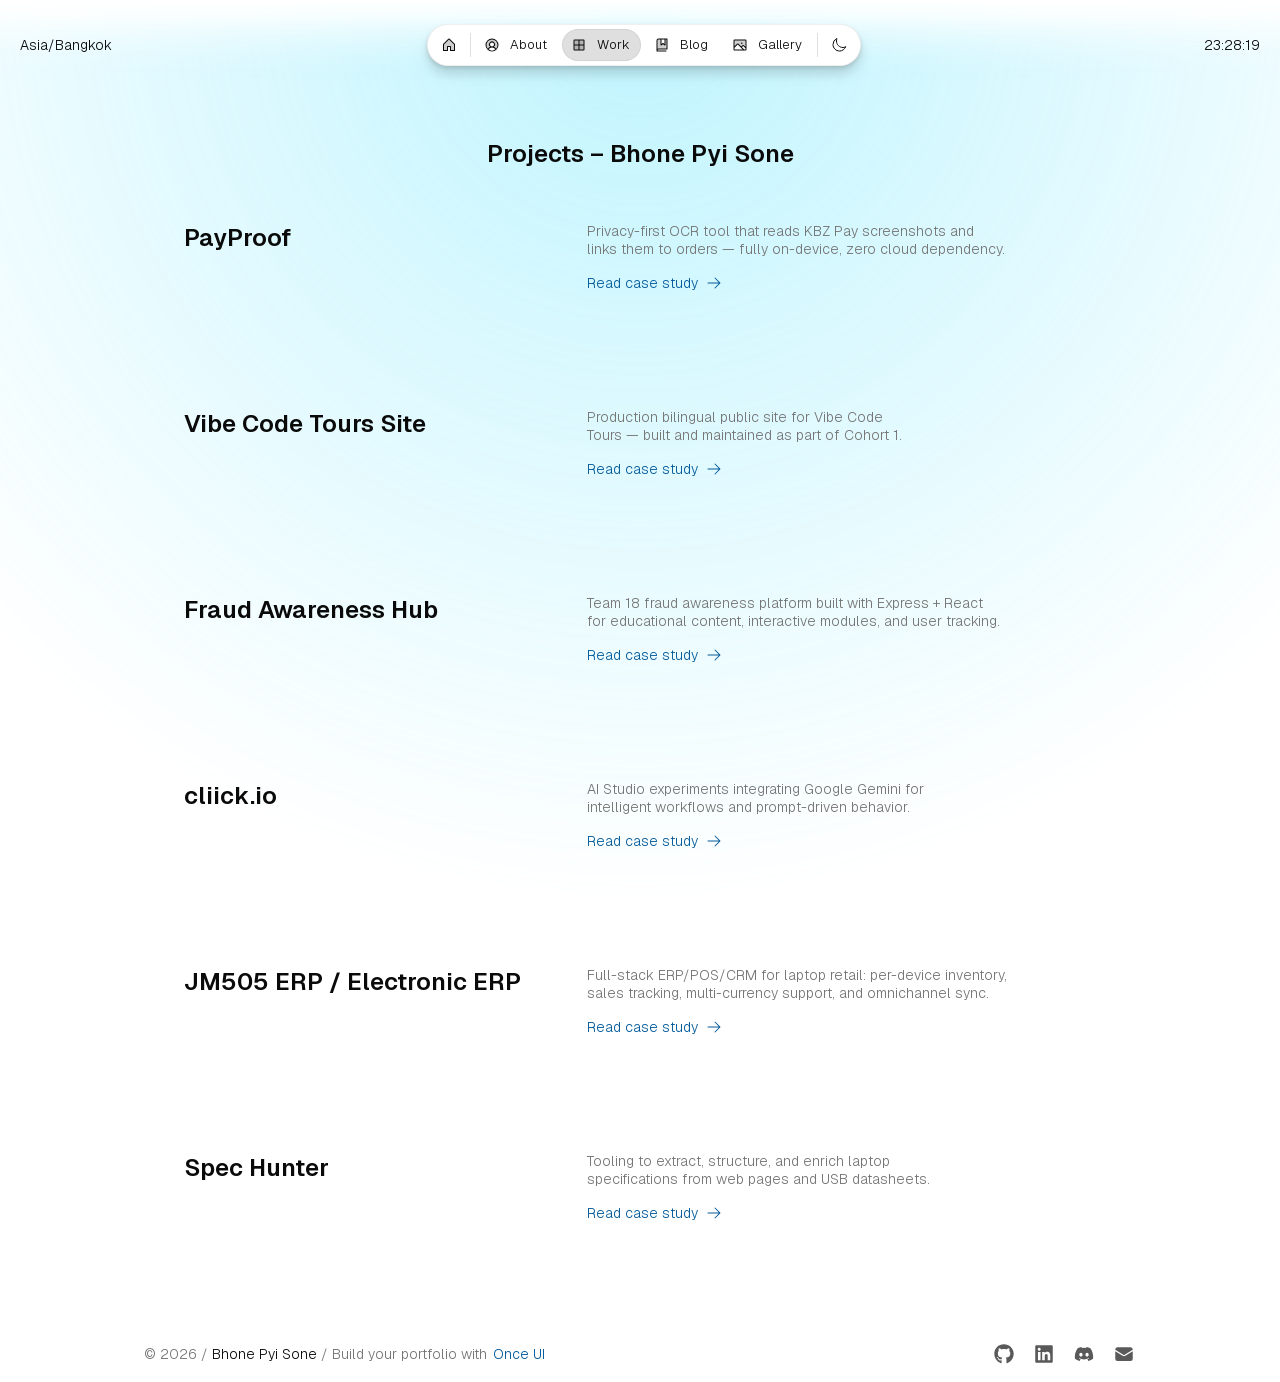
<file: work.html>
<!DOCTYPE html><html class="display-flex position-relative min-width-0 fill-width geist_d82bf9db-module__Ifi_Dq__variable geist_250f8b91-module__B2UTAq__variable geist_4edd9b70-module__GC7HaW__variable geist_mono_90672d7c-module__qcY_rq__variable " lang="en"><head><meta charSet="utf-8"/><meta name="viewport" content="width=device-width, initial-scale=1"/><link rel="preload" href="/_next/static/media/797e433ab948586e-s.p.0r6juujl39pe6.woff2" as="font" crossorigin="" type="font/woff2"/><link rel="preload" href="/_next/static/media/caa3a2e1cccd8315-s.p.0wgildi0cnwt9.woff2" as="font" crossorigin="" type="font/woff2"/><link rel="stylesheet" href="/_next/static/chunks/3t0bde4mr3fuo.css" data-precedence="next"/><link rel="stylesheet" href="/_next/static/chunks/40kez1wtk9g7n.css" data-precedence="next"/><link rel="stylesheet" href="/_next/static/chunks/2qyf_eb92by73.css" data-precedence="next"/><link rel="stylesheet" href="/_next/static/chunks/22ulfw4osyhno.css" data-precedence="next"/><link rel="stylesheet" href="/_next/static/chunks/3kk56ronlzm8d.css" data-precedence="next"/><link rel="preload" as="script" fetchPriority="low" href="/_next/static/chunks/00b9wm5dtl3bf.js"/><script src="/_next/static/chunks/35ko02lhcx9le.js" async=""></script><script src="/_next/static/chunks/0x2xtjf9k0dvm.js" async=""></script><script src="/_next/static/chunks/turbopack-0wat1emyl6_en.js" async=""></script><script src="/_next/static/chunks/1aflf8jqovzbu.js" async="" crossorigin=""></script><script src="/_next/static/chunks/1t44q5u-rd2q0.js" async="" crossorigin=""></script><script src="/_next/static/chunks/1w6cndwplt6s9.js" async="" crossorigin=""></script><title>Projects – Bhone Pyi Sone</title><meta name="description" content="Selected projects by Bhone Pyi Sone"/><meta property="og:title" content="Projects – Bhone Pyi Sone"/><meta property="og:description" content="Selected projects by Bhone Pyi Sone"/><meta property="og:url" content="https://bhonepyisone.github.io/work"/><meta property="og:image" content="https://bhonepyisone.github.io/api/og/generate?title=Projects%20%E2%80%93%20Bhone%20Pyi%20Sone"/><meta property="og:image:alt" content="Projects – Bhone Pyi Sone"/><meta property="og:type" content="website"/><meta name="twitter:card" content="summary_large_image"/><meta name="twitter:title" content="Projects – Bhone Pyi Sone"/><meta name="twitter:description" content="Selected projects by Bhone Pyi Sone"/><meta name="twitter:image" content="https://bhonepyisone.github.io/api/og/generate?title=Projects%20%E2%80%93%20Bhone%20Pyi%20Sone"/><link rel="icon" href="/favicon.ico?favicon.2d94g_gtj9-dr.ico" sizes="120x120" type="image/x-icon"/><meta name="next-size-adjust" content=""/><script id="theme-init">
              (function() {
                try {
                  const root = document.documentElement;
                  const defaultTheme = 'system';
                  
                  // Set defaults from config
                  const config = {"brand":"cyan","accent":"red","neutral":"gray","solid":"contrast","solid-style":"flat","border":"playful","surface":"translucent","transition":"all","scaling":"100","viz-style":"gradient"};
                  
                  // Apply default values
                  Object.entries(config).forEach(([key, value]) => {
                    root.setAttribute('data-' + key, value);
                  });
                  
                  // Resolve theme
                  const resolveTheme = (themeValue) => {
                    if (!themeValue || themeValue === 'system') {
                      return window.matchMedia('(prefers-color-scheme: dark)').matches ? 'dark' : 'light';
                    }
                    return themeValue;
                  };
                  
                  // Apply saved theme
                  const savedTheme = localStorage.getItem('data-theme');
                  const resolvedTheme = resolveTheme(savedTheme);
                  root.setAttribute('data-theme', resolvedTheme);
                  
                  // Apply any saved style overrides
                  const styleKeys = Object.keys(config);
                  styleKeys.forEach(key => {
                    const value = localStorage.getItem('data-' + key);
                    if (value) {
                      root.setAttribute('data-' + key, value);
                    }
                  });
                } catch (e) {
                  console.error('Failed to initialize theme:', e);
                  document.documentElement.setAttribute('data-theme', 'dark');
                }
              })();
            </script><script src="/_next/static/chunks/0cz1d0mv5g_q7.js" noModule=""></script></head><body class="display-flex position-relative p-0 m-0 page-background flex-column align-center min-width-0 fill-width " style="min-height:100vh"><div hidden=""><!--$--><!--/$--></div><div class="display-flex position-absolute fill min-width-0 min-height-0 min-width-0 fill-width RevealFx-module-scss-module__6G5tfa__revealFx RevealFx-module-scss-module__6G5tfa__hidden  " style="transform:translateY(undefined);transition-duration:2s"><div class="display-flex position-relative overflow-hidden fill min-height-0 min-width-0 "><div class="display-flex position-absolute top-0 left-0 overflow-hidden fill min-height-0 min-width-0 Mask-module-scss-module__b7fjhq__mask " style="--mask-position-x:50%;--mask-position-y:0%;--mask-radius:100vh"><div class="display-flex position-absolute top-0 left-0 pointer-events-none opacity-40 fill min-height-0 min-width-0 Background-module-scss-module__ijNboa__dots " style="--dots-color:var(--brand-background-strong);--dots-size:var(--static-space-2)"></div></div></div></div><div class="display-flex position-relative min-width-0 fill-width s-flex-hide xs-flex-hide" style="min-height:var(--static-space-16)"></div><div class="display-flex position-fixed min-width-0 fill-width z-index-9 Fade-module-scss-module__WhQGgG__mask s-flex-hide xs-flex-hide" style="height:var(--static-space-80);--base-color:var(--page-background);--gradient-direction:180deg"></div><div class="display-flex position-fixed flex-hide bottom-0 min-width-0 fill-width z-index-9 Fade-module-scss-module__WhQGgG__mask s-flex-show xs-flex-show" style="height:var(--static-space-80);--base-color:var(--page-background);--gradient-direction:0deg"></div><header class="display-flex position-sticky p-8 top-0 justify-center fit-height min-width-0 fill-width z-index-9 Header-module-scss-module__t7BEda__position s-position-fixed xs-position-fixed" data-border="rounded"><div class="display-flex position-relative pl-12 align-center min-width-0 fill-width font-body font-default font-s "><div class="display-flex position-relative s-flex-hide xs-flex-hide">Asia/Bangkok</div></div><div class="display-flex position-relative justify-center min-width-0 fill-width "><div class="display-flex position-relative p-4 page-background neutral-border-alpha-weak border-solid border-1 radius-m-4 justify-center shadow-l z-index-1 "><div class="display-flex position-relative g-4 align-center font-body font-default font-s "><a class="ToggleButton-module-scss-module__9rlAba__button ToggleButton-module-scss-module__9rlAba__ghost ToggleButton-module-scss-module__9rlAba__m radius-m text-decoration-none button cursor-interactive fit-width justify-center" href="/"><span class="display-inline-flex position-relative fit color-inherit Icon-module-scss-module__glKzjG__xs " aria-hidden="true"><svg stroke="currentColor" fill="currentColor" stroke-width="0" viewBox="0 0 256 256" height="1em" width="1em" xmlns="http://www.w3.org/2000/svg"><path d="M216,120v96H152V152H104v64H40V120a8,8,0,0,1,2.34-5.66l80-80a8,8,0,0,1,11.32,0l80,80A8,8,0,0,1,216,120Z" opacity="0.2"></path><path d="M219.31,108.68l-80-80a16,16,0,0,0-22.62,0l-80,80A15.87,15.87,0,0,0,32,120v96a8,8,0,0,0,8,8h64a8,8,0,0,0,8-8V160h32v56a8,8,0,0,0,8,8h64a8,8,0,0,0,8-8V120A15.87,15.87,0,0,0,219.31,108.68ZM208,208H160V152a8,8,0,0,0-8-8H104a8,8,0,0,0-8,8v56H48V120l80-80,80,80Z"></path></svg></span></a><div class="display-flex position-relative neutral-background-alpha-medium flex-column min-height-0 fill-height " style="min-width:var(--static-space-1);max-height:var(--static-space-24);width:var(--static-space-1)"></div><div class="display-flex position-relative s-flex-hide xs-flex-hide"><a class="ToggleButton-module-scss-module__9rlAba__button ToggleButton-module-scss-module__9rlAba__ghost ToggleButton-module-scss-module__9rlAba__m radius-m text-decoration-none button cursor-interactive fit-width justify-center" href="/about"><span class="display-inline-flex position-relative fit color-inherit Icon-module-scss-module__glKzjG__xs " aria-hidden="true"><svg stroke="currentColor" fill="currentColor" stroke-width="0" viewBox="0 0 256 256" height="1em" width="1em" xmlns="http://www.w3.org/2000/svg"><path d="M224,128a95.76,95.76,0,0,1-31.8,71.37A72,72,0,0,0,128,160a40,40,0,1,0-40-40,40,40,0,0,0,40,40,72,72,0,0,0-64.2,39.37h0A96,96,0,1,1,224,128Z" opacity="0.2"></path><path d="M128,24A104,104,0,1,0,232,128,104.11,104.11,0,0,0,128,24ZM74.08,197.5a64,64,0,0,1,107.84,0,87.83,87.83,0,0,1-107.84,0ZM96,120a32,32,0,1,1,32,32A32,32,0,0,1,96,120Zm97.76,66.41a79.66,79.66,0,0,0-36.06-28.75,48,48,0,1,0-59.4,0,79.66,79.66,0,0,0-36.06,28.75,88,88,0,1,1,131.52,0Z"></path></svg></span><div class="display-flex position-static px-2 justify-center font-label font-s font-default ">About</div></a></div><div class="display-flex position-relative flex-hide s-flex-show xs-flex-show"><a class="ToggleButton-module-scss-module__9rlAba__button ToggleButton-module-scss-module__9rlAba__ghost ToggleButton-module-scss-module__9rlAba__m radius-m text-decoration-none button cursor-interactive fit-width justify-center" href="/about"><span class="display-inline-flex position-relative fit color-inherit Icon-module-scss-module__glKzjG__xs " aria-hidden="true"><svg stroke="currentColor" fill="currentColor" stroke-width="0" viewBox="0 0 256 256" height="1em" width="1em" xmlns="http://www.w3.org/2000/svg"><path d="M224,128a95.76,95.76,0,0,1-31.8,71.37A72,72,0,0,0,128,160a40,40,0,1,0-40-40,40,40,0,0,0,40,40,72,72,0,0,0-64.2,39.37h0A96,96,0,1,1,224,128Z" opacity="0.2"></path><path d="M128,24A104,104,0,1,0,232,128,104.11,104.11,0,0,0,128,24ZM74.08,197.5a64,64,0,0,1,107.84,0,87.83,87.83,0,0,1-107.84,0ZM96,120a32,32,0,1,1,32,32A32,32,0,0,1,96,120Zm97.76,66.41a79.66,79.66,0,0,0-36.06-28.75,48,48,0,1,0-59.4,0,79.66,79.66,0,0,0-36.06,28.75,88,88,0,1,1,131.52,0Z"></path></svg></span></a></div><div class="display-flex position-relative s-flex-hide xs-flex-hide"><a class="ToggleButton-module-scss-module__9rlAba__button ToggleButton-module-scss-module__9rlAba__ghost ToggleButton-module-scss-module__9rlAba__m ToggleButton-module-scss-module__9rlAba__selected radius-m text-decoration-none button cursor-interactive fit-width justify-center" href="/work"><span class="display-inline-flex position-relative fit color-inherit Icon-module-scss-module__glKzjG__xs " aria-hidden="true"><svg stroke="currentColor" fill="currentColor" stroke-width="0" viewBox="0 0 256 256" height="1em" width="1em" xmlns="http://www.w3.org/2000/svg"><path d="M208,56V200a8,8,0,0,1-8,8H56a8,8,0,0,1-8-8V56a8,8,0,0,1,8-8H200A8,8,0,0,1,208,56Z" opacity="0.2"></path><path d="M200,40H56A16,16,0,0,0,40,56V200a16,16,0,0,0,16,16H200a16,16,0,0,0,16-16V56A16,16,0,0,0,200,40Zm0,80H136V56h64ZM120,56v64H56V56ZM56,136h64v64H56Zm144,64H136V136h64v64Z"></path></svg></span><div class="display-flex position-static px-2 justify-center font-label font-s font-default ">Work</div></a></div><div class="display-flex position-relative flex-hide s-flex-show xs-flex-show"><a class="ToggleButton-module-scss-module__9rlAba__button ToggleButton-module-scss-module__9rlAba__ghost ToggleButton-module-scss-module__9rlAba__m ToggleButton-module-scss-module__9rlAba__selected radius-m text-decoration-none button cursor-interactive fit-width justify-center" href="/work"><span class="display-inline-flex position-relative fit color-inherit Icon-module-scss-module__glKzjG__xs " aria-hidden="true"><svg stroke="currentColor" fill="currentColor" stroke-width="0" viewBox="0 0 256 256" height="1em" width="1em" xmlns="http://www.w3.org/2000/svg"><path d="M208,56V200a8,8,0,0,1-8,8H56a8,8,0,0,1-8-8V56a8,8,0,0,1,8-8H200A8,8,0,0,1,208,56Z" opacity="0.2"></path><path d="M200,40H56A16,16,0,0,0,40,56V200a16,16,0,0,0,16,16H200a16,16,0,0,0,16-16V56A16,16,0,0,0,200,40Zm0,80H136V56h64ZM120,56v64H56V56ZM56,136h64v64H56Zm144,64H136V136h64v64Z"></path></svg></span></a></div><div class="display-flex position-relative s-flex-hide xs-flex-hide"><a class="ToggleButton-module-scss-module__9rlAba__button ToggleButton-module-scss-module__9rlAba__ghost ToggleButton-module-scss-module__9rlAba__m radius-m text-decoration-none button cursor-interactive fit-width justify-center" href="/blog"><span class="display-inline-flex position-relative fit color-inherit Icon-module-scss-module__glKzjG__xs " aria-hidden="true"><svg stroke="currentColor" fill="currentColor" stroke-width="0" viewBox="0 0 256 256" height="1em" width="1em" xmlns="http://www.w3.org/2000/svg"><path d="M208,32V192H72a24,24,0,0,0-24,24V56A24,24,0,0,1,72,32h40v96l32-24,32,24V32Z" opacity="0.2"></path><path d="M208,24H72A32,32,0,0,0,40,56V224a8,8,0,0,0,8,8H192a8,8,0,0,0,0-16H56a16,16,0,0,1,16-16H208a8,8,0,0,0,8-8V32A8,8,0,0,0,208,24ZM120,40h48v72L148.79,97.6a8,8,0,0,0-9.6,0L120,112Zm80,144H72a31.82,31.82,0,0,0-16,4.29V56A16,16,0,0,1,72,40h32v88a8,8,0,0,0,12.8,6.4L144,114l27.21,20.4A8,8,0,0,0,176,136a8.1,8.1,0,0,0,3.58-.84A8,8,0,0,0,184,128V40h16Z"></path></svg></span><div class="display-flex position-static px-2 justify-center font-label font-s font-default ">Blog</div></a></div><div class="display-flex position-relative flex-hide s-flex-show xs-flex-show"><a class="ToggleButton-module-scss-module__9rlAba__button ToggleButton-module-scss-module__9rlAba__ghost ToggleButton-module-scss-module__9rlAba__m radius-m text-decoration-none button cursor-interactive fit-width justify-center" href="/blog"><span class="display-inline-flex position-relative fit color-inherit Icon-module-scss-module__glKzjG__xs " aria-hidden="true"><svg stroke="currentColor" fill="currentColor" stroke-width="0" viewBox="0 0 256 256" height="1em" width="1em" xmlns="http://www.w3.org/2000/svg"><path d="M208,32V192H72a24,24,0,0,0-24,24V56A24,24,0,0,1,72,32h40v96l32-24,32,24V32Z" opacity="0.2"></path><path d="M208,24H72A32,32,0,0,0,40,56V224a8,8,0,0,0,8,8H192a8,8,0,0,0,0-16H56a16,16,0,0,1,16-16H208a8,8,0,0,0,8-8V32A8,8,0,0,0,208,24ZM120,40h48v72L148.79,97.6a8,8,0,0,0-9.6,0L120,112Zm80,144H72a31.82,31.82,0,0,0-16,4.29V56A16,16,0,0,1,72,40h32v88a8,8,0,0,0,12.8,6.4L144,114l27.21,20.4A8,8,0,0,0,176,136a8.1,8.1,0,0,0,3.58-.84A8,8,0,0,0,184,128V40h16Z"></path></svg></span></a></div><div class="display-flex position-relative s-flex-hide xs-flex-hide"><a class="ToggleButton-module-scss-module__9rlAba__button ToggleButton-module-scss-module__9rlAba__ghost ToggleButton-module-scss-module__9rlAba__m radius-m text-decoration-none button cursor-interactive fit-width justify-center" href="/gallery"><span class="display-inline-flex position-relative fit color-inherit Icon-module-scss-module__glKzjG__xs " aria-hidden="true"><svg stroke="currentColor" fill="currentColor" stroke-width="0" viewBox="0 0 256 256" height="1em" width="1em" xmlns="http://www.w3.org/2000/svg"><path d="M224,56V178.06l-39.72-39.72a8,8,0,0,0-11.31,0L147.31,164,97.66,114.34a8,8,0,0,0-11.32,0L32,168.69V56a8,8,0,0,1,8-8H216A8,8,0,0,1,224,56Z" opacity="0.2"></path><path d="M216,40H40A16,16,0,0,0,24,56V200a16,16,0,0,0,16,16H216a16,16,0,0,0,16-16V56A16,16,0,0,0,216,40Zm0,16V158.75l-26.07-26.06a16,16,0,0,0-22.63,0l-20,20-44-44a16,16,0,0,0-22.62,0L40,149.37V56ZM40,172l52-52,80,80H40Zm176,28H194.63l-36-36,20-20L216,181.38V200ZM144,100a12,12,0,1,1,12,12A12,12,0,0,1,144,100Z"></path></svg></span><div class="display-flex position-static px-2 justify-center font-label font-s font-default ">Gallery</div></a></div><div class="display-flex position-relative flex-hide s-flex-show xs-flex-show"><a class="ToggleButton-module-scss-module__9rlAba__button ToggleButton-module-scss-module__9rlAba__ghost ToggleButton-module-scss-module__9rlAba__m radius-m text-decoration-none button cursor-interactive fit-width justify-center" href="/gallery"><span class="display-inline-flex position-relative fit color-inherit Icon-module-scss-module__glKzjG__xs " aria-hidden="true"><svg stroke="currentColor" fill="currentColor" stroke-width="0" viewBox="0 0 256 256" height="1em" width="1em" xmlns="http://www.w3.org/2000/svg"><path d="M224,56V178.06l-39.72-39.72a8,8,0,0,0-11.31,0L147.31,164,97.66,114.34a8,8,0,0,0-11.32,0L32,168.69V56a8,8,0,0,1,8-8H216A8,8,0,0,1,224,56Z" opacity="0.2"></path><path d="M216,40H40A16,16,0,0,0,24,56V200a16,16,0,0,0,16,16H216a16,16,0,0,0,16-16V56A16,16,0,0,0,216,40Zm0,16V158.75l-26.07-26.06a16,16,0,0,0-22.63,0l-20,20-44-44a16,16,0,0,0-22.62,0L40,149.37V56ZM40,172l52-52,80,80H40Zm176,28H194.63l-36-36,20-20L216,181.38V200ZM144,100a12,12,0,1,1,12,12A12,12,0,0,1,144,100Z"></path></svg></span></a></div><div class="display-flex position-relative neutral-background-alpha-medium flex-column min-height-0 fill-height " style="min-width:var(--static-space-1);max-height:var(--static-space-24);width:var(--static-space-1)"></div><button class="ToggleButton-module-scss-module__9rlAba__button ToggleButton-module-scss-module__9rlAba__ghost ToggleButton-module-scss-module__9rlAba__m radius-m text-decoration-none button cursor-interactive fit-width justify-center" aria-label="Switch to dark mode"><span class="display-inline-flex position-relative fit color-inherit Icon-module-scss-module__glKzjG__xs " aria-hidden="true"><svg stroke="currentColor" fill="none" stroke-width="1.5" viewBox="0 0 24 24" aria-hidden="true" height="1em" width="1em" xmlns="http://www.w3.org/2000/svg"><path stroke-linecap="round" stroke-linejoin="round" d="M21.752 15.002A9.72 9.72 0 0 1 18 15.75c-5.385 0-9.75-4.365-9.75-9.75 0-1.33.266-2.597.748-3.752A9.753 9.753 0 0 0 3 11.25C3 16.635 7.365 21 12.75 21a9.753 9.753 0 0 0 9.002-5.998Z"></path></svg></span></button></div></div></div><div class="display-flex position-relative justify-end align-center min-width-0 fill-width "><div class="display-flex position-relative pr-12 g-20 justify-end align-center font-body font-default font-s "><div class="display-flex position-relative s-flex-hide xs-flex-hide"></div></div></div></header><div class="display-flex position-relative p-l flex-1 justify-center min-width-0 fill-width "><div class="display-flex position-relative justify-center min-width-0 fill-width " style="min-height:var(--static-space-0)"><div class="display-flex position-relative py-128 justify-center min-width-0 fill-width "><div class="display-flex position-relative center "><div class="display-flex position-relative center Spinner-module-scss-module__imkilW__m " role="status" aria-label="Loading"><div class="display-flex position-relative fill min-height-0 min-width-0 "><div class="display-flex position-absolute neutral-border-alpha-medium border-1 border-solid radius-full fill min-height-0 min-width-0 Spinner-module-scss-module__imkilW__size "></div><div class="display-flex position-relative border-solid radius-full fill min-height-0 min-width-0 Spinner-module-scss-module__imkilW__spinner Spinner-module-scss-module__imkilW__size "></div></div></div></div></div></div></div><footer class="display-flex position-relative p-8 justify-center min-width-0 fill-width s-flex-column"><div class="display-flex position-relative px-16 py-8 g-16 justify-between align-center fill-width max-width-m Footer-module-scss-module__DkSkqG__mobile s-flex-column s-align-center xs-align-center s-align-center xs-align-center"><span class="font-body font-default font-s neutral-on-background-strong"><span class="neutral-on-background-weak">© <!-- -->2026<!-- --> /</span><span class="px-4">Bhone Pyi Sone</span><span class="neutral-on-background-weak">/ Build your portfolio with<!-- --> <a href="https://once-ui.com/products/magic-portfolio" target="_blank" rel="noreferrer" class="reset-button-styles focus-ring align-center display-inline-flex g-8 radius-s fit-width px-2 mx-2">Once UI</a></span></span><div class="display-flex position-relative g-16 "><div class="display-flex position-relative "><a href="https://github.com/bhonepyisone" target="_blank" rel="noreferrer" class="Button-module-scss-module__Z_19_G__button Button-module-scss-module__Z_19_G__ghost IconButton-module-scss-module__-vAwNG__s radius-m text-decoration-none button cursor-interactive" aria-label="GitHub" aria-disabled="false"><div class="display-flex position-relative center fill min-height-0 min-width-0 "><span class="display-inline-flex position-relative fit color-inherit Icon-module-scss-module__glKzjG__s " aria-hidden="true"><svg stroke="currentColor" fill="currentColor" stroke-width="0" viewBox="0 0 496 512" height="1em" width="1em" xmlns="http://www.w3.org/2000/svg"><path d="M165.9 397.4c0 2-2.3 3.6-5.2 3.6-3.3.3-5.6-1.3-5.6-3.6 0-2 2.3-3.6 5.2-3.6 3-.3 5.6 1.3 5.6 3.6zm-31.1-4.5c-.7 2 1.3 4.3 4.3 4.9 2.6 1 5.6 0 6.2-2s-1.3-4.3-4.3-5.2c-2.6-.7-5.5.3-6.2 2.3zm44.2-1.7c-2.9.7-4.9 2.6-4.6 4.9.3 2 2.9 3.3 5.9 2.6 2.9-.7 4.9-2.6 4.6-4.6-.3-1.9-3-3.2-5.9-2.9zM244.8 8C106.1 8 0 113.3 0 252c0 110.9 69.8 205.8 169.5 239.2 12.8 2.3 17.3-5.6 17.3-12.1 0-6.2-.3-40.4-.3-61.4 0 0-70 15-84.7-29.8 0 0-11.4-29.1-27.8-36.6 0 0-22.9-15.7 1.6-15.4 0 0 24.9 2 38.6 25.8 21.9 38.6 58.6 27.5 72.9 20.9 2.3-16 8.8-27.1 16-33.7-55.9-6.2-112.3-14.3-112.3-110.5 0-27.5 7.6-41.3 23.6-58.9-2.6-6.5-11.1-33.3 2.6-67.9 20.9-6.5 69 27 69 27 20-5.6 41.5-8.5 62.8-8.5s42.8 2.9 62.8 8.5c0 0 48.1-33.6 69-27 13.7 34.7 5.2 61.4 2.6 67.9 16 17.7 25.8 31.5 25.8 58.9 0 96.5-58.9 104.2-114.8 110.5 9.2 7.9 17 22.9 17 46.4 0 33.7-.3 75.4-.3 83.6 0 6.5 4.6 14.4 17.3 12.1C428.2 457.8 496 362.9 496 252 496 113.3 383.5 8 244.8 8zM97.2 352.9c-1.3 1-1 3.3.7 5.2 1.6 1.6 3.9 2.3 5.2 1 1.3-1 1-3.3-.7-5.2-1.6-1.6-3.9-2.3-5.2-1zm-10.8-8.1c-.7 1.3.3 2.9 2.3 3.9 1.6 1 3.6.7 4.3-.7.7-1.3-.3-2.9-2.3-3.9-2-.6-3.6-.3-4.3.7zm32.4 35.6c-1.6 1.3-1 4.3 1.3 6.2 2.3 2.3 5.2 2.6 6.5 1 1.3-1.3.7-4.3-1.3-6.2-2.2-2.3-5.2-2.6-6.5-1zm-11.4-14.7c-1.6 1-1.6 3.6 0 5.9 1.6 2.3 4.3 3.3 5.6 2.3 1.6-1.3 1.6-3.9 0-6.2-1.4-2.3-4-3.3-5.6-2z"></path></svg></span></div></a></div><div class="display-flex position-relative "><a href="https://linkedin.com/in/bhonepyisone" target="_blank" rel="noreferrer" class="Button-module-scss-module__Z_19_G__button Button-module-scss-module__Z_19_G__ghost IconButton-module-scss-module__-vAwNG__s radius-m text-decoration-none button cursor-interactive" aria-label="LinkedIn" aria-disabled="false"><div class="display-flex position-relative center fill min-height-0 min-width-0 "><span class="display-inline-flex position-relative fit color-inherit Icon-module-scss-module__glKzjG__s " aria-hidden="true"><svg stroke="currentColor" fill="currentColor" stroke-width="0" viewBox="0 0 448 512" height="1em" width="1em" xmlns="http://www.w3.org/2000/svg"><path d="M416 32H31.9C14.3 32 0 46.5 0 64.3v383.4C0 465.5 14.3 480 31.9 480H416c17.6 0 32-14.5 32-32.3V64.3c0-17.8-14.4-32.3-32-32.3zM135.4 416H69V202.2h66.5V416zm-33.2-243c-21.3 0-38.5-17.3-38.5-38.5S80.9 96 102.2 96c21.2 0 38.5 17.3 38.5 38.5 0 21.3-17.2 38.5-38.5 38.5zm282.1 243h-66.4V312c0-24.8-.5-56.7-34.5-56.7-34.6 0-39.9 27-39.9 54.9V416h-66.4V202.2h63.7v29.2h.9c8.9-16.8 30.6-34.5 62.9-34.5 67.2 0 79.7 44.3 79.7 101.9V416z"></path></svg></span></div></a></div><div class="display-flex position-relative "><a href="https://discord.com" target="_blank" rel="noreferrer" class="Button-module-scss-module__Z_19_G__button Button-module-scss-module__Z_19_G__ghost IconButton-module-scss-module__-vAwNG__s radius-m text-decoration-none button cursor-interactive" aria-label="Discord" aria-disabled="false"><div class="display-flex position-relative center fill min-height-0 min-width-0 "><span class="display-inline-flex position-relative fit color-inherit Icon-module-scss-module__glKzjG__s " aria-hidden="true"><svg stroke="currentColor" fill="currentColor" stroke-width="0" viewBox="0 0 640 512" height="1em" width="1em" xmlns="http://www.w3.org/2000/svg"><path d="M524.531,69.836a1.5,1.5,0,0,0-.764-.7A485.065,485.065,0,0,0,404.081,32.03a1.816,1.816,0,0,0-1.923.91,337.461,337.461,0,0,0-14.9,30.6,447.848,447.848,0,0,0-134.426,0,309.541,309.541,0,0,0-15.135-30.6,1.89,1.89,0,0,0-1.924-.91A483.689,483.689,0,0,0,116.085,69.137a1.712,1.712,0,0,0-.788.676C39.068,183.651,18.186,294.69,28.43,404.354a2.016,2.016,0,0,0,.765,1.375A487.666,487.666,0,0,0,176.02,479.918a1.9,1.9,0,0,0,2.063-.676A348.2,348.2,0,0,0,208.12,430.4a1.86,1.86,0,0,0-1.019-2.588,321.173,321.173,0,0,1-45.868-21.853,1.885,1.885,0,0,1-.185-3.126c3.082-2.309,6.166-4.711,9.109-7.137a1.819,1.819,0,0,1,1.9-.256c96.229,43.917,200.41,43.917,295.5,0a1.812,1.812,0,0,1,1.924.233c2.944,2.426,6.027,4.851,9.132,7.16a1.884,1.884,0,0,1-.162,3.126,301.407,301.407,0,0,1-45.89,21.83,1.875,1.875,0,0,0-1,2.611,391.055,391.055,0,0,0,30.014,48.815,1.864,1.864,0,0,0,2.063.7A486.048,486.048,0,0,0,610.7,405.729a1.882,1.882,0,0,0,.765-1.352C623.729,277.594,590.933,167.465,524.531,69.836ZM222.491,337.58c-28.972,0-52.844-26.587-52.844-59.239S193.056,219.1,222.491,219.1c29.665,0,53.306,26.82,52.843,59.239C275.334,310.993,251.924,337.58,222.491,337.58Zm195.38,0c-28.971,0-52.843-26.587-52.843-59.239S388.437,219.1,417.871,219.1c29.667,0,53.307,26.82,52.844,59.239C470.715,310.993,447.538,337.58,417.871,337.58Z"></path></svg></span></div></a></div><div class="display-flex position-relative "><a class="Button-module-scss-module__Z_19_G__button Button-module-scss-module__Z_19_G__ghost IconButton-module-scss-module__-vAwNG__s radius-m text-decoration-none button cursor-interactive" aria-label="Email" aria-disabled="false" href="mailto:bhone.ps@proton.me"><div class="display-flex position-relative center fill min-height-0 min-width-0 "><span class="display-inline-flex position-relative fit color-inherit Icon-module-scss-module__glKzjG__s " aria-hidden="true"><svg stroke="currentColor" fill="currentColor" stroke-width="0" viewBox="0 0 24 24" aria-hidden="true" height="1em" width="1em" xmlns="http://www.w3.org/2000/svg"><path d="M1.5 8.67v8.58a3 3 0 0 0 3 3h15a3 3 0 0 0 3-3V8.67l-8.928 5.493a3 3 0 0 1-3.144 0L1.5 8.67Z"></path><path d="M22.5 6.908V6.75a3 3 0 0 0-3-3h-15a3 3 0 0 0-3 3v.158l9.714 5.978a1.5 1.5 0 0 0 1.572 0L22.5 6.908Z"></path></svg></span></div></a></div></div></div><div class="display-flex position-relative flex-hide s-flex-show xs-flex-show" style="height:var(--static-space-80)"></div></footer><script src="/_next/static/chunks/00b9wm5dtl3bf.js" id="_R_" async=""></script><script>(self.__next_f=self.__next_f||[]).push([0])</script><script>self.__next_f.push([1,"1:\"$Sreact.fragment\"\n3:I[39756,[\"/_next/static/chunks/1aflf8jqovzbu.js\",\"/_next/static/chunks/1t44q5u-rd2q0.js\",\"/_next/static/chunks/1w6cndwplt6s9.js\"],\"default\"]\n4:I[37457,[\"/_next/static/chunks/1aflf8jqovzbu.js\",\"/_next/static/chunks/1t44q5u-rd2q0.js\",\"/_next/static/chunks/1w6cndwplt6s9.js\"],\"default\"]\n5:I[79520,[\"/_next/static/chunks/1aflf8jqovzbu.js\",\"/_next/static/chunks/1t44q5u-rd2q0.js\",\"/_next/static/chunks/1w6cndwplt6s9.js\"],\"\"]\n6:I[74855,[\"/_next/static/chunks/1aflf8jqovzbu.js\",\"/_next/static/chunks/1t44q5u-rd2q0.js\",\"/_next/static/chunks/1w6cndwplt6s9.js\"],\"ProjectCard\"]\nf:I[68027,[\"/_next/static/chunks/1aflf8jqovzbu.js\",\"/_next/static/chunks/1t44q5u-rd2q0.js\",\"/_next/static/chunks/1w6cndwplt6s9.js\"],\"default\",1]\n:HL[\"/_next/static/chunks/3t0bde4mr3fuo.css\",\"style\"]\n:HL[\"/_next/static/chunks/40kez1wtk9g7n.css\",\"style\"]\n:HL[\"/_next/static/chunks/2qyf_eb92by73.css\",\"style\"]\n:HL[\"/_next/static/chunks/22ulfw4osyhno.css\",\"style\"]\n:HL[\"/_next/static/chunks/3kk56ronlzm8d.css\",\"style\"]\n:HL[\"/_next/static/media/797e433ab948586e-s.p.0r6juujl39pe6.woff2\",\"font\",{\"crossOrigin\":\"\",\"type\":\"font/woff2\"}]\n:HL[\"/_next/static/media/caa3a2e1cccd8315-s.p.0wgildi0cnwt9.woff2\",\"font\",{\"crossOrigin\":\"\",\"type\":\"font/woff2\"}]\nd:X\n0:{\"P\":null,\"c\":[\"\",\"work\"],\"q\":\"\",\"i\":false,\"f\":[[[\"\",{\"children\":[\"work\",{\"children\":[\"__PAGE__\",{},\"$undefined\",\"$undefined\",4608]},\"$undefined\",\"$undefined\",4608]},\"$undefined\",\"$undefined\",4624],[[\"$\",\"$1\",\"c\",{\"children\":[[[\"$\",\"link\",\"0\",{\"rel\":\"stylesheet\",\"href\":\"/_next/static/chunks/3t0bde4mr3fuo.css\",\"precedence\":\"next\",\"crossOrigin\":\"$undefined\",\"nonce\":\"$undefined\"}],[\"$\",\"link\",\"1\",{\"rel\":\"stylesheet\",\"href\":\"/_next/static/chunks/40kez1wtk9g7n.css\",\"precedence\":\"next\",\"crossOrigin\":\"$undefined\",\"nonce\":\"$undefined\"}],[\"$\",\"link\",\"2\",{\"rel\":\"stylesheet\",\"href\":\"/_next/static/chunks/2qyf_eb92by73.css\",\"precedence\":\"next\",\"crossOrigin\":\"$undefined\",\"nonce\":\"$undefined\"}],[\"$\",\"link\",\"3\",{\"rel\":\"stylesheet\",\"href\":\"/_next/static/chunks/22ulfw4osyhno.css\",\"precedence\":\"next\",\"crossOrigin\":\"$undefined\",\"nonce\":\"$undefined\"}],[\"$\",\"link\",\"4\",{\"rel\":\"stylesheet\",\"href\":\"/_next/static/chunks/3kk56ronlzm8d.css\",\"precedence\":\"next\",\"crossOrigin\":\"$undefined\",\"nonce\":\"$undefined\"}],[\"$\",\"script\",\"script-0\",{\"src\":\"/_next/static/chunks/1aflf8jqovzbu.js\",\"async\":true,\"nonce\":\"$undefined\"}],[\"$\",\"script\",\"script-1\",{\"src\":\"/_next/static/chunks/1t44q5u-rd2q0.js\",\"async\":true,\"nonce\":\"$undefined\"}],[\"$\",\"script\",\"script-2\",{\"src\":\"/_next/static/chunks/1w6cndwplt6s9.js\",\"async\":true,\"nonce\":\"$undefined\"}]],\"$L2\"]}],{\"children\":[[\"$\",\"$1\",\"c\",{\"children\":[null,[\"$\",\"$L3\",null,{\"parallelRouterKey\":\"children\",\"error\":\"$undefined\",\"errorStyles\":\"$undefined\",\"errorScripts\":\"$undefined\",\"template\":[\"$\",\"$L4\",null,{}],\"templateStyles\":\"$undefined\",\"templateScripts\":\"$undefined\",\"notFound\":\"$undefined\",\"forbidden\":\"$undefined\",\"unauthorized\":\"$undefined\"}]]}],{\"children\":[[\"$\",\"$1\",\"c\",{\"children\":[[\"$\",\"div\",null,{\"ref\":\"$undefined\",\"className\":\"display-flex position-relative pt-24 flex-column fill-width max-width-m \",\"style\":{\"maxWidth\":\"$undefined\",\"minWidth\":\"$undefined\",\"minHeight\":\"$undefined\",\"maxHeight\":\"$undefined\",\"width\":\"$undefined\",\"height\":\"$undefined\",\"aspectRatio\":\"$undefined\",\"textAlign\":\"$undefined\",\"cursor\":\"$undefined\",\"padding\":\"$undefined\",\"paddingLeft\":\"$undefined\",\"paddingRight\":\"$undefined\",\"paddingTop\":\"$undefined\",\"paddingBottom\":\"$undefined\",\"margin\":\"$undefined\",\"marginLeft\":\"$undefined\",\"marginRight\":\"$undefined\",\"marginTop\":\"$undefined\",\"marginBottom\":\"$undefined\",\"gap\":\"$undefined\",\"top\":\"$undefined\",\"right\":\"$undefined\",\"bottom\":\"$undefined\",\"left\":\"$undefined\",\"transform\":\"$undefined\"},\"children\":[[\"$\",\"$L5\",null,{\"id\":\"schema-webPage-/work\",\"type\":\"application/ld+json\",\"dangerouslySetInnerHTML\":{\"__html\":\"{\\\"@context\\\":\\\"https://schema.org\\\",\\\"@type\\\":\\\"WebPage\\\",\\\"url\\\":\\\"https://bhonepyisone.github.io/work\\\",\\\"sameAs\\\":[],\\\"headline\\\":\\\"Projects – Bhone Pyi Sone\\\",\\\"description\\\":\\\"Selected projects by Bhone Pyi Sone\\\",\\\"image\\\":\\\"https://bhonepyisone.github.io/api/og/generate?title=Projects%20%E2%80%93%20Bhone%20Pyi%20Sone\\\",\\\"author\\\":{\\\"@type\\\":\\\"Person\\\",\\\"name\\\":\\\"Bhone Pyi Sone\\\",\\\"url\\\":\\\"https://bhonepyisone.github.io/about\\\",\\\"image\\\":{\\\"@type\\\":\\\"ImageObject\\\",\\\"url\\\":\\\"https://bhonepyisone.github.io\\\"}}}\"}}],[\"$\",\"h1\",null,{\"className\":\"font-heading font-strong font-xl neutral-on-background-strong mb-l\",\"style\":{\"textAlign\":\"center\",\"textWrap\":\"balance\",\"padding\":\"$undefined\",\"paddingLeft\":\"$undefined\",\"paddingRight\":\"$undefined\",\"paddingTop\":\"$undefined\",\"paddingBottom\":\"$undefined\",\"margin\":\"$undefined\",\"marginLeft\":\"$undefined\",\"marginRight\":\"$undefined\",\"marginTop\":\"$undefined\",\"marginBottom\":\"$undefined\"},\"children\":\"Projects – Bhone Pyi Sone\"}],[\"$\",\"div\",null,{\"ref\":\"$undefined\",\"className\":\"display-flex position-relative px-l mb-40 g-xl flex-column min-width-0 fill-width \",\"style\":{\"maxWidth\":\"$undefined\",\"minWidth\":\"$undefined\",\"minHeight\":\"$undefined\",\"maxHeight\":\"$undefined\",\"width\":\"$undefined\",\"height\":\"$undefined\",\"aspectRatio\":\"$undefined\",\"textAlign\":\"$undefined\",\"cursor\":\"$undefined\",\"padding\":\"$undefined\",\"paddingLeft\":\"$undefined\",\"paddingRight\":\"$undefined\",\"paddingTop\":\"$undefined\",\"paddingBottom\":\"$undefined\",\"margin\":\"$undefined\",\"marginLeft\":\"$undefined\",\"marginRight\":\"$undefined\",\"marginTop\":\"$undefined\",\"marginBottom\":\"$undefined\",\"gap\":\"$undefined\",\"top\":\"$undefined\",\"right\":\"$undefined\",\"bottom\":\"$undefined\",\"left\":\"$undefined\",\"transform\":\"$undefined\"},\"children\":[[\"$\",\"$L6\",\"payproof\",{\"priority\":true,\"href\":\"/work/payproof\",\"images\":[],\"title\":\"PayProof\",\"description\":\"Privacy-first OCR tool that reads KBZ Pay screenshots and links them to orders — fully on-device, zero cloud dependency.\",\"content\":\"\\n## Overview\\n\\nPayProof is an AI-powered OCR application for payment screenshots. It runs fully on-device using Tesseract.js, so sensitive payment data never leaves the user's browser. Built during Vibe Code Tours Cohort 1, it turns KBZ Pay screenshots into structured order records.\\n\\n## Key Features\\n\\n- **On-device OCR**: Uses Tesseract.js for privacy-first screenshot parsing.\\n- **Order linking**: Maps extracted payment data to existing orders automatically.\\n- **Zero cloud dependency**: No backend uploads or external inference required.\\n- **Mobile-first UI**: Optimized for quick capture and review on phones.\\n\\n## Technologies Used\\n\\n- **TypeScript + Vite**: Fast frontend build with clean DX.\\n- **Tesseract.js**: Browser-based OCR.\\n- **OCR pipeline**: Custom preprocessing + text parsing layer.\\n\\n## Outcome\\n\\nShipped as a Level 4 project in Vibe Code Tours. Demonstrated practical AI-assisted development using an AI-paired workflow from brief to deployed app.\\n\",\"avatars\":[],\"link\":\"\"}],\"$L7\",\"$L8\",\"$L9\",\"$La\",\"$Lb\"]}]]}],null,\"$Lc\"]}],{},null,false,null]},null,false,\"$d\"]},null,false,null],\"$Le\",false]],\"m\":\"$undefined\",\"G\":[\"$f\",[\"$L10\",\"$L11\",\"$L12\",\"$L13\",\"$L14\"]],\"S\":true,\"h\":null,\"r\":\"$undefined\",\"s\":\"$undefined\",\"a\":\"$undefined\",\"l\":\"$undefined\",\"p\":\"$undefined\",\"d\":\"$undefined\",\"b\":\"ra56sHlwFoNm6y2g-UcF2\"}\n15:I[97367,[\"/_next/static/chunks/1aflf8jqovzbu.js\",\"/_next/static/chunks/1t44q5u-rd2q0.js\",\"/_next/static/chunks/1w6cndwplt6s9.js\"],\"OutletBoundary\"]\n16:\"$Sreact.suspense\"\n18:I[97367,[\"/_next/static/chunks/1aflf8jqovzbu.js\",\"/_next/static/chunks/1t44q5u-rd2q0.js\",\"/_next/static/chunks/1w6cndwplt6s9.js\"],\"ViewportBoundary\"]\n1a:I[97367,[\"/_next/static/chunks/1aflf8jqovzbu.js\",\"/_next/static/chunks/1t44q5u-rd2q0.js\",\"/_next/static/chunks/1w6cndwplt6s9.js\"],\"MetadataBoundary\"]\n1d:I[30824,[\"/_next/static/chunks/1aflf8jqovzbu.js\",\"/_next/static/chunks/1t44q5u-rd2q0.js\",\"/_next/static/chunks/1w6cndwplt6s9.js\"],\"Providers\"]\n1e:I[21247,[\"/_next/static/chunks/1aflf8jqovzbu.js\",\"/_next/static/chunks/1t44q5u-rd2q0.js\",\"/_next/static/chunks/1w6cndwplt6s9.js\"],\"ClientFlex\"]\n1f:I[21971,[\"/_next/static/chunks/1aflf8jqovzbu.js\",\"/_next/static/chunks/1t44q5u-rd2q0.js\",\"/_next/static/chunks/1w6cndwplt6s9.js\"],\"RevealFx\"]\n20:I[94412,[\"/_next/static/chunks/1aflf8jqovzbu.js\",\"/_next/static/chunks/1t44q5u-rd2q0.js\",\"/_next/static/chunks/1w6cndwplt6s9.js\"],\"Background\"]\n21:I[2971,[\"/_next/static/chunks/1aflf8jqovzbu.js\",\"/_next/static/chunks/1t44q5u-rd2q0.js\",\"/_next/static/chunks/1w6cndwplt6s9.js\"],\"Header\"]\n7:[\"$\",\"$L6\",\"vibe-code-tours-site\",{\"priority\":true,\"href\":\"/work/vibe-code-tours-site\",\"images\":[],\"title\":\"Vibe Code Tours Site\",\"description\":\"Production bilingual public site for Vibe Code Tours — built and maintained as part of Cohort 1.\",\"content\":\"\\n## Overview\\n\\nA public-facing site for Vibe Code Tours, built to support Cohort 1 learners and organizers. Designed to be fast, clear, and easy to update as the program evolves.\\n\\n## Key Features\\n\\n- **Bilingual content**: English and Burmese language support.\\n- **Program info**: Cohort details, team listings, and resource links.\\n- **Static hosting**: Optimized for GitHub Pages delivery.\\n- **Community updates**: Easy content updates via Astro + Tailwind.\\n\\n## Technologies Used\\n\\n- **Astro 5 + Tailwind CSS**: Lightweight static site with modern DX.\\n- **GitHub Pages**: Continuous delivery from the main branch.\\n- **Content collections**: Structured program metadata and posts.\\n\\n## Outcome\\n\\nDeployed publicly as part of Cohort 1. Serves as both documentation and portfolio proof of community contribution.\\n\",\"avatars\":[],\"link\":\"\"}]\n8:[\"$\",\"$L6\",\"fraud-awareness-hub\",{\"priority\":false,\"href\":\"/work/fraud-awareness-hub\",\"images\":[],\"title\":\"Fraud Awareness Hub\",\"description\":\"Team 18 fraud awareness platform built with Express + React for educational content, interactive modules, and user tracking.\",\"content\":\"\\n## Overview\\n\\nA community-facing platform from Vibe Code Tours Cohort 1, Team 18. It provides fraud-prevention education through interactive content and tracks learner progress.\\n\\n## Key Features\\n\\n- **Educational content**: Curated modules on common fraud vectors.\\n- **Interactive flows**: Guided exercises and scenario-based learning.\\n- **Progress tracking**: User completion states and reporting.\\n- **Team collaboration**: Built under the Cohort 1 GSD Core workflow.\\n\\n## Technologies Used\\n\\n- **Express + React**: Fast backend serving a modular React frontend.\\n- **Monorepo layout**: Shared types and utilities across packages.\\n- **MDX content**: Maintainable authoring for lessons and assessments.\\n\\n## Outcome\\n\\nCompleted as a team project under Spec-Driven Development. Delivered a usable, reviewable platform in a multi-week sprint.\\n\",\"avatars\":[],\"link\":\"\"}]\n9:[\"$\",\"$L6\",\"cliick-io\",{\"priority\":false,\"href\":\"/work/cliick-io\",\"images\":[],\"title\":\"cliick.io\",\"description\":\"AI Studio experiments integrating Google Gemini for intelligent workflows and prompt-driven behavior.\",\"content\":\"\\n## Overview\\n\\nAn experimental platform for exploring Gemini API capabilities in practical workflows. Started as a playground for prompt design and evolved into reusable AI-powered application patterns.\\n\\n## Key Features\\n\\n- **Gemini integration**: Prompt orchestration and structured outputs.\\n- **Workflow experiments**: AI-assisted content, tagging, and reasoning tasks.\\n- **Iterative UX**: Fast feedback loop for prompt tuning and feature testing.\\n\\n## Technologies Used\\n\\n- **TypeScript**: Shared types and runtime utilities.\\n- **Gemini API**: Google AI Studio model access.\\n- **Client/server orchestration**: Minimal API surface for experiments.\\n\\n## Outcome\\n\\nPublic experimental repo. Several prompt patterns were reused in later projects, including PayProof and internal automation pipelines.\\n\",\"avatars\":[],\"link\":\"\"}]\na:[\"$\",\"$L6\",\"electronic-erp\",{\"priority\":false,\"href\":\"/work/electronic-erp\",\"images\":[],\"title\":\"JM505 ERP / Electronic ERP\",\"description\":\"Full-stack ERP/POS/CRM for laptop retail: per-device inventory, sales tracking, multi-currency support, and omnichannel sync.\",\"content\":\"\\n## Overview\\n\\nA production ERP system built for JM505 Laptop \u0026 Parts, then transitioned to Core Power as an ongoing open-source project. Covers everything from per-device inventory and point-of-sale to CRM and HRM modules.\\n\\n## Key Features\\n\\n- **Inventory \u0026 POS**: Per-device tracking, stock moves, barcode workflows.\\n- **Multi-currency**: Handles THB/MMK/USD pricing and conversions.\\n- **Omnichannel sync**: Marketplace and offline sales reconciliation.\\n- **Role-based access**: Admin, sales, warehouse, and finance views.\\n\\n## Technologies Used\\n\\n- **React 19 + Next.js**: Modern SSR/SSG app shell.\\n- **Firebase + Supabase**: Auth, storage, realtime sync, and Postgres data.\\n- **Tailwind CSS**: Responsive UI with consistent design tokens.\\n\\n## Outcome\\n\\nUsed as the operational backbone for a Bangkok-based laptop retail business. Open-sourced after transition to Core Power to enable community reuse and contribution.\\n\",\"avatars\":[],\"link\":\"\"}]\nb:[\"$\",\"$L6\",\"spec-hunter\",{\"priority\":false,\"href\":\"/work/spec-hunter\",\"images\":[],\"title\":\"Spec Hunter\",\"description\":\"Tooling to extract, structure, and enrich laptop specifications from web pages and USB datasheets.\",\"content\":\"\\n## Overview\\n\\nSpec Hunter exists in web and USB variants to solve a recurring inventory problem: messy, inconsistent laptop specs scattered across manufacturer pages and datasheets. It extracts clean structured data for pricing and catalog workflows.\\n\\n## Key Features\\n\\n- **Web scraping**: Normalizes specs from retail and manufacturer pages.\\n- **USB pipeline**: Processes datasheets from removable media for offline enrichment.\\n- **Structured output**: Produces consistent JSON for downstream ERP ingestion.\\n- **Lightweight stack**: Shell and Python utilities with minimal dependencies.\\n\\n## Technologies Used\\n\\n- **Shell + Python**: Portable tooling for Linux environments.\\n- **HTML parsing + regex**: Practical extraction heuristics.\\n- **Data normalization**: Consistent schemas across sources.\\n\\n## Outcome\\n\\nActively used as part of Core Power / Solution Station inventory tooling. Reduced manual spec entry time significantly for SKU onboarding.\\n\",\"avatars\":[],\"link\":\"\"}]\nc:[\"$\",\"$L15\",null,{\"children\":[\"$\",\"$16\",null,{\"name\":\"Next.MetadataOutlet\",\"children\":\"$@17\"}]}]\ne:[\"$\",\"$1\",\"h\",{\"children\":[null,[\"$\",\"$L18\",null,{\"children\":\"$L19\"}],[\"$\",\"div\",null,{\"hidden\":true,\"children\":[\"$\",\"$L1a\",null,{\"children\":[\"$\",\"$16\",null,{\"name\":\"Next.Metadata\",\"children\":\"$L1b\"}]}]}],[\"$\",\"meta\",null,{\"name\":\"next-size-adjust\",\"content\":\"\"}]]}]\n10:[\"$\",\"link\",\"0\",{\"rel\":\"stylesheet\",\"href\":\"/_next/static/chunks/3t0bde4mr3fuo.css\",\"precedence\":\"next\",\"crossOrigin\":\"$undefined\",\"nonce\":\"$undefined\"}]\n11:[\"$\",\"link\",\"1\",{\"rel\":\"stylesheet\",\"href\":\"/_next/static/chunks/40kez1wtk9g7n.css\",\"precedence\":\"next\",\"crossOrigin\":\"$undefined\",\"nonce\":\"$undefined\"}]\n12:[\"$\",\"link\",\"2\",{\"rel\":\"stylesheet\",\"href\":\"/_next/static/chunks/2qyf_eb92by73.css\",\"precedence\":\"next\",\"crossOrigin\":\"$undefined\",\"nonce\":\"$undefined\"}]\n13:[\"$\",\"link\",\"3\",{\"rel\":\"stylesheet\",\"href\":\"/_next/static/chunks/22ulfw4osyhno.css\",\"precedence\":\"next\",\"crossOrigin\":\"$undefined\",\"nonce\":\"$undefined\"}]\n14:[\"$\",\"link\",\"4\",{\"rel\":\"stylesheet\",\"href\":\"/_next/static/chunks/3kk56ronlzm8d.css\",\"precedence\":\"next\",\"crossOrigin\":\"$undefined\",\"nonce\":\"$undefined\"}]\n1c:T76b,\n              (function() {\n                try {\n                  const root = document.documentElement;\n                  const defaultTheme = 'system';\n                  \n                  // Set defaults from config\n                  const config = {\"brand\":\"cyan\",\"accent\":\"red\",\"neutral\":\"gray\",\"solid\":\"contrast\",\"solid-style\":\"flat\",\"border\":\"playful\",\"surface\":\"translucent\",\"transition\":\"all\",\"scaling\":\"100\",\"viz-style\":\"gradient\"};\n                  \n                  // Apply default values\n                  Object.entries(config).forEach(([key, value]) =\u003e {\n                    root.setAttribute('data-' + key, value);\n                  });\n                  \n                  // Resolve theme\n                  const resolveTheme = (themeValue) =\u003e {\n                    if (!themeValue || themeValue === 'system') {\n                      return window.matchMedia('(prefers-color-scheme: dark)').matches ? 'dark' : 'light';\n                    }\n                    return themeValue;\n                  };\n                  \n                  // Apply saved theme\n                  const savedTheme = localStorage.getItem('data-theme');\n                  const resolvedTheme = resolveTheme(savedTheme);\n                  root.setAttribute('data-theme', resolvedTheme);\n                  \n                  // Apply any saved style overrides\n                  const styleKeys = Object.keys(config);\n                  styleKeys.forEach(key =\u003e {\n                    const value = localStorage.getItem('data-' + key);\n                    if (value) {\n                      root.setAttribute('data-' + key, value);\n                    }\n                  });\n                } catch (e) {\n                  console.error('Failed to initialize theme:', e);\n                  document.documentElement.setAttribute('data-theme', 'dark');\n                }\n              })();\n            2:[\"$\",\"html\",null,{\"ref\":\"$undefined\",\"className\":\"display-flex position-relative min-width-0 fill-width geist_d82bf9db-module__Ifi_Dq__variable geist_250f8b91-module__B2UTAq__variable geist_4edd9b70-module__GC7HaW__variable geist_mono_90672d7c-module__qcY_rq__variable \",\"style\":{\"maxWidth\":\"$undefined\",\"minWidth\":\"$undefined\",\"minHeight\":\"$undefined\",\"maxHeight\":\"$undefined\",\"width\":\"$undefined\",\"height\":\"$undefined\",\"aspectRatio\":\"$undefined\",\"textAlign\":\"$undefined\",\"cursor\":\"$undefined\",\"padding\":\"$undefined\",\"paddingLeft\":\"$undefined\",\"paddingRight\":\"$undefined\",\"paddingTop\":\"$undefined\",\"paddingBottom\":\"$undefined\",\"margin\":\"$undefined\",\"marginLeft\":\"$undefined\",\"marginRight\":\"$undefined\",\"marginTop\":\"$undefined\",\"marginBottom\":\"$undefined\",\"gap\":\"$undefined\",\"top\":\"$undefined\",\"right\":\"$undefined\",\"bottom\":\"$undefined\",\"left\":\"$undefined\",\"transform\":\"$undefined\"},\"suppressHydrationWarning\":true,\"lang\":\"en\",\"children\":[[\"$\",\"head\",null,{\"children\":[\"$\",\"script\",null,{\"id\":\"theme-init\",\"dangerouslySetInnerHTML\":{\"__html\":\"$1c\"}}]}],[\"$\",\"$L1d\",null,{\"children\":[\"$\",\"$L1e\",null,{\"ref\":\"$undefined\",\"cursor\":\"$undefined\",\"xl\":\"$undefined\",\"l\":\"$undefined\",\"m\":\"$undefined\",\"s\":\"$undefined\",\"xs\":\"$undefined\",\"style\":{\"minHeight\":\"100vh\"},\"hide\":\"$undefined\",\"direction\":\"column\",\"as\":\"body\",\"background\":\"page\",\"fillWidth\":true,\"margin\":\"0\",\"padding\":\"0\",\"horizontal\":\"center\",\"children\":[[\"$\",\"$L1f\",null,{\"fill\":true,\"position\":\"absolute\",\"children\":[\"$\",\"$L20\",null,{\"mask\":{\"x\":50,\"y\":0,\"radius\":100,\"cursor\":false},\"gradient\":{\"display\":false,\"opacity\":100,\"x\":50,\"y\":60,\"width\":100,\"height\":50,\"tilt\":0,\"colorStart\":\"accent-background-strong\",\"colorEnd\":\"page-background\"},\"dots\":{\"display\":true,\"opacity\":40,\"size\":\"2\",\"color\":\"brand-background-strong\"},\"grid\":{\"display\":false,\"opacity\":100,\"color\":\"neutral-alpha-medium\",\"width\":\"0.25rem\",\"height\":\"0.25rem\"},\"lines\":{\"display\":false,\"opacity\":100,\"size\":\"16\",\"thickness\":1,\"angle\":45,\"color\":\"neutral-alpha-weak\"}}]}],[\"$\",\"$L1e\",null,{\"ref\":\"$undefined\",\"cursor\":\"$undefined\",\"xl\":\"$undefined\",\"l\":\"$undefined\",\"m\":\"$undefined\",\"s\":{\"hide\":true},\"xs\":\"$undefined\",\"style\":\"$undefined\",\"hide\":\"$undefined\",\"fillWidth\":true,\"minHeight\":\"16\"}],[\"$\",\"$L21\",null,{}],[\"$\",\"div\",null,{\"ref\":\"$undefined\",\"className\":\"display-flex position-relative p-l flex-1 justify-center min-width-0 fill-width \",\"style\":{\"maxWidth\":\"$undefined\",\"minWidth\":\"$undefined\",\"minHeight\":\"$undefined\",\"maxHeight\":\"$undefined\",\"width\":\"$undefined\",\"height\":\"$undefined\",\"aspectRatio\":\"$undefined\",\"textAlign\":\"$undefined\",\"cursor\":\"$undefined\",\"padding\":\"$undefined\",\"paddingLeft\":\"$undefined\",\"paddingRight\":\"$undefined\",\"paddingTop\":\"$undefined\",\"paddingBottom\":\"$undefined\",\"margin\":\"$undefined\",\"marginLeft\":\"$undefined\",\"marginRight\":\"$undefined\",\"marginTop\":\"$undefined\",\"marginBottom\":\"$undefined\",\"gap\":\"$undefined\",\"top\":\"$undefined\",\"right\":\"$undefined\",\"bottom\":\"$undefined\",\"left\":\"$undefined\",\"transform\":\"$undefined\"},\"children\":\"$L22\"}],\"$L23\"]}]}]]}]\n24:I[1166,[\"/_next/static/chunks/1aflf8jqovzbu.js\",\"/_next/static/chunks/1t44q5u-rd2q0.js\",\"/_next/static/chunks/1w6cndwplt6s9.js\"],\"RouteGuard\"]\n25:I[24379,[\"/_next/static/chunks/1aflf8jqovzbu.js\",\"/_next/static/chunks/1t44q5u-rd2q0.js\",\"/_next/static/chunks/1w6cndwplt6s9.js\"],\"SmartLink\"]\n26:I[98229,[\"/_next/static/chunks/1aflf8jqovzbu.js\",\"/_next/static/chunks/1t44q5u-rd2q0.js\",\"/_next/static/chunks/1w6cndwplt6s9.js\"],\"IconButton\"]\nd:C\n22:[\"$\",\"div\",null,{\"ref\":\"$undefined\",\"className\":\"display-flex position-relative justify-center min-width-0 fill-width \",\"style\":{\"maxWidth\":\"$undefined\",\"minWidth\":\"$undefined\",\"minHeight\":\"var(--static-space-0)\",\"maxHeight\":\"$undefined\",\"width\":\"$undefined\",\"height\":\"$undefined\",\"aspectRatio\":\"$undefined\",\"textAlign\":\"$undefined\",\"cursor\":\"$undefined\",\"padding\":\"$undefined\",\"paddingLeft\":\"$undefined\",\"paddingRight\":\"$undefined\",\"paddingTop\":\"$undefined\",\"paddingBottom\":\"$undefined\",\"margin\":\"$undefined\",\"marginLeft\":\"$undefined\",\"marginRight\":\"$undefined\",\"marginTop\":\"$undefined\",\"marginBottom\":\"$undefined\",\"gap\":\"$undefined\",\"top\":\"$undefined\",\"right\":\"$undefined\",\"bottom\":\"$undefined\",\"left\":\"$undefined\",\"transform\":\"$undefined\"},\"children\":[\"$\",\"$L24\",null,{\"children\":[\"$\",\"$L3\",null,{\"parallelRouterKey\":\"children\",\"error\":\"$undefined\",\"errorStyles\":\"$undefined\",\"errorScripts\":\"$undefined\",\"template\":[\"$\",\"$L4\",null,{}],\"templateStyles\":\"$undefined\",\"templateScripts\":\"$undefined\",\"notFound\":[[\"$\",\"section\",null,{\"ref\":\"$undefined\",\"className\":\"display-flex position-relative pb-160 flex-column center fill min-height-0 min-width-0 \",\"style\":{\"maxWidth\":\"$undefined\",\"minWidth\":\"$undefined\",\"minHeight\":\"$undefined\",\"maxHeight\":\"$undefined\",\"width\":\"$undefined\",\"height\":\"$undefined\",\"aspectRatio\":\"$undefined\",\"textAlign\":\"$undefined\",\"cursor\":\"$undefined\",\"padding\":\"$undefined\",\"paddingLeft\":\"$undefined\",\"paddingRight\":\"$undefined\",\"paddingTop\":\"$undefined\",\"paddingBottom\":\"$undefined\",\"margin\":\"$undefined\",\"marginLeft\":\"$undefined\",\"marginRight\":\"$undefined\",\"marginTop\":\"$undefined\",\"marginBottom\":\"$undefined\",\"gap\":\"$undefined\",\"top\":\"$undefined\",\"right\":\"$undefined\",\"bottom\":\"$undefined\",\"left\":\"$undefined\",\"transform\":\"$undefined\"},\"children\":[[\"$\",\"span\",null,{\"className\":\"font-display font-strong font-xl mb-s\",\"style\":{\"textAlign\":\"$undefined\",\"textWrap\":\"$undefined\",\"padding\":\"$undefined\",\"paddingLeft\":\"$undefined\",\"paddingRight\":\"$undefined\",\"paddingTop\":\"$undefined\",\"paddingBottom\":\"$undefined\",\"margin\":\"$undefined\",\"marginLeft\":\"$undefined\",\"marginRight\":\"$undefined\",\"marginTop\":\"$undefined\",\"marginBottom\":\"$undefined\"},\"children\":\"404\"}],[\"$\",\"h1\",null,{\"className\":\"font-display font-default font-xs neutral-on-background-strong mb-l\",\"style\":{\"textAlign\":\"$undefined\",\"textWrap\":\"balance\",\"padding\":\"$undefined\",\"paddingLeft\":\"$undefined\",\"paddingRight\":\"$undefined\",\"paddingTop\":\"$undefined\",\"paddingBottom\":\"$undefined\",\"margin\":\"$undefined\",\"marginLeft\":\"$undefined\",\"marginRight\":\"$undefined\",\"marginTop\":\"$undefined\",\"marginBottom\":\"$undefined\"},\"children\":\"Page Not Found\"}],[\"$\",\"span\",null,{\"className\":\"neutral-on-background-weak\",\"style\":{\"textAlign\":\"$undefined\",\"textWrap\":\"$undefined\",\"padding\":\"$undefined\",\"paddingLeft\":\"$undefined\",\"paddingRight\":\"$undefined\",\"paddingTop\":\"$undefined\",\"paddingBottom\":\"$undefined\",\"margin\":\"$undefined\",\"marginLeft\":\"$undefined\",\"marginRight\":\"$undefined\",\"marginTop\":\"$undefined\",\"marginBottom\":\"$undefined\"},\"children\":\"The page you are looking for does not exist.\"}]]}],[]],\"forbidden\":\"$undefined\",\"unauthorized\":\"$undefined\"}]}]}]\n23:[\"$\",\"$L1e\",null,{\"ref\":\"$undefined\",\"cursor\":\"$undefined\",\"xl\":\"$undefined\",\"l\":\"$undefined\",\"m\":\"$undefined\",\"s\":{\"direction\":\"column\"},\"xs\":\"$undefined\",\"style\":\"$undefined\",\"hide\":\"$undefined\",\"as\":\"footer\",\"fillWidth\":true,\"padding\":\"8\",\"horizontal\":\"center\",\"children\":[[\"$\",\"$L1e\",null,{\"ref\":\"$undefined\",\"cursor\":\"$undefined\",\"xl\":\"$undefined\",\"l\":\"$undefined\",\"m\":\"$undefined\",\"s\":{\"direction\":\"column\",\"horizontal\":\"center\",\"align\":\"center\"},\"xs\":\"$undefined\",\"style\":\"$undefined\",\"hide\":\"$undefined\",\"className\":\"Footer-module-scss-module__DkSkqG__mobile\",\"maxWidth\":\"m\",\"paddingY\":\"8\",\"paddingX\":\"16\",\"gap\":\"16\",\"horizontal\":\"between\",\"vertical\":\"center\",\"children\":[[\"$\",\"span\",null,{\"className\":\"font-body font-default font-s neutral-on-background-strong\",\"style\":{\"textAlign\":\"$undefined\",\"textWrap\":\"$undefined\",\"padding\":\"$undefined\",\"paddingLeft\":\"$undefined\",\"paddingRight\":\"$undefined\",\"paddingTop\":\"$undefined\",\"paddingBottom\":\"$undefined\",\"margin\":\"$undefined\",\"marginLeft\":\"$undefined\",\"marginRight\":\"$undefined\",\"marginTop\":\"$undefined\",\"marginBottom\":\"$undefined\"},\"children\":[[\"$\",\"span\",null,{\"className\":\"neutral-on-background-weak\",\"style\":{\"textAlign\":\"$undefined\",\"textWrap\":\"$undefined\",\"padding\":\"$undefined\",\"paddingLeft\":\"$undefined\",\"paddingRight\":\"$undefined\",\"paddingTop\":\"$undefined\",\"paddingBottom\":\"$undefined\",\"margin\":\"$undefined\",\"marginLeft\":\"$undefined\",\"marginRight\":\"$undefined\",\"marginTop\":\"$undefined\",\"marginBottom\":\"$undefined\"},\"children\":[\"© \",2026,\" /\"]}],[\"$\",\"span\",null,{\"className\":\"px-4\",\"style\":{\"textAlign\":\"$undefined\",\"textWrap\":\"$undefined\",\"padding\":\"$undefined\",\"paddingLeft\":\"$undefined\",\"paddingRight\":\"$undefined\",\"paddingTop\":\"$undefined\",\"paddingBottom\":\"$undefined\",\"margin\":\"$undefined\",\"marginLeft\":\"$undefined\",\"marginRight\":\"$undefined\",\"marginTop\":\"$undefined\",\"marginBottom\":\"$undefined\"},\"children\":\"Bhone Pyi Sone\"}],[\"$\",\"span\",null,{\"className\":\"neutral-on-background-weak\",\"style\":{\"textAlign\":\"$undefined\",\"textWrap\":\"$undefined\",\"padding\":\"$undefined\",\"paddingLeft\":\"$undefined\",\"paddingRight\":\"$undefined\",\"paddingTop\":\"$undefined\",\"paddingBottom\":\"$undefined\",\"margin\":\"$undefined\",\"marginLeft\":\"$undefined\",\"marginRight\":\"$undefined\",\"marginTop\":\"$undefined\",\"marginBottom\":\"$undefined\"},\"children\":[\"/ Build your portfolio with\",\" \",[\"$\",\"$L25\",null,{\"href\":\"https://once-ui.com/products/magic-portfolio\",\"children\":\"Once UI\"}]]}]]}],[\"$\",\"div\",null,{\"ref\":\"$undefined\",\"className\":\"display-flex position-relative g-16 \",\"style\":{\"maxWidth\":\"$undefined\",\"minWidth\":\"$undefined\",\"minHeight\":\"$undefined\",\"maxHeight\":\"$undefined\",\"width\":\"$undefined\",\"height\":\"$undefined\",\"aspectRatio\":\"$undefined\",\"textAlign\":\"$undefined\",\"cursor\":\"$undefined\",\"padding\":\"$undefined\",\"paddingLeft\":\"$undefined\",\"paddingRight\":\"$undefined\",\"paddingTop\":\"$undefined\",\"paddingBottom\":\"$undefined\",\"margin\":\"$undefined\",\"marginLeft\":\"$undefined\",\"marginRight\":\"$undefined\",\"marginTop\":\"$undefined\",\"marginBottom\":\"$undefined\",\"gap\":\"$undefined\",\"top\":\"$undefined\",\"right\":\"$undefined\",\"bottom\":\"$undefined\",\"left\":\"$undefined\",\"transform\":\"$undefined\"},\"children\":[[\"$\",\"$L26\",\"GitHub\",{\"href\":\"https://github.com/bhonepyisone\",\"icon\":\"github\",\"tooltip\":\"GitHub\",\"size\":\"s\",\"variant\":\"ghost\"}],[\"$\",\"$L26\",\"LinkedIn\",{\"href\":\"https://linkedin.com/in/bhonepyisone\",\"icon\":\"linkedin\",\"tooltip\":\"LinkedIn\",\"size\":\"s\",\"variant\":\"ghost\"}],[\"$\",\"$L26\",\"Discord\",{\"href\":\"https://discord.com\",\"icon\":\"discord\",\"tooltip\":\"Discord\",\"size\":\"s\",\"variant\":\"ghost\"}],[\"$\",\"$L26\",\"Email\",{\"href\":\"mailto:bhone.ps@proton.me\",\"icon\":\"email\",\"tooltip\":\"Email\",\"size\":\"s\",\"variant\":\"ghost\"}]]}]]}],[\"$\",\"$L1e\",null,{\"ref\":\"$undefined\",\"cursor\":\"$undefined\",\"xl\":\"$undefined\",\"l\":\"$undefined\",\"m\":\"$undefined\",\"s\":{\"hide\":false},\"xs\":\"$undefined\",\"style\":\"$undefined\",\"hide\":true,\"height\":\"80\",\"children\":\"$undefined\"}]]}]\n19:[[\"$\",\"meta\",\"0\",{\"charSet\":\"utf-8\"}],[\"$\",\"meta\",\"1\",{\"name\":\"viewport\",\"content\":\"width=device-width, initial-scale=1\"}]]\n27:I[27201,[\"/_next/static/chunks/1aflf8jqovzbu.js\",\"/_next/static/chunks/1t44q5u-rd2q0.js\",\"/_next/static/chunks/1w6cndwplt6s9.js\"],\"IconMark\"]\n17:null\n1b:[[\"$\",\"title\",\"0\",{\"children\":\"Projects – Bhone Pyi Sone\"}],[\"$\",\"meta\",\"1\",{\"name\":\"description\",\"content\":\"Selected projects by Bhone Pyi Sone\"}],[\"$\",\"meta\",\"2\",{\"property\":\"og:title\",\"content\":\"Projects – Bhone Pyi Sone\"}],[\"$\",\"meta\",\"3\",{\"property\":\"og:description\",\"content\":\"Selected projects by Bhone Pyi Sone\"}],[\"$\",\"meta\",\"4\",{\"property\":\"og:url\",\"content\":\"https://bhonepyisone.github.io/work\"}],[\"$\",\"meta\",\"5\",{\"property\":\"og:image\",\"content\":\"https://bhonepyisone.github.io/api/og/generate?title=Projects%20%E2%80%93%20Bhone%20Pyi%20Sone\"}],[\"$\",\"meta\",\"6\",{\"property\":\"og:image:alt\",\"content\":\"Projects – Bhone Pyi Sone\"}],[\"$\",\"meta\",\"7\",{\"property\":\"og:type\",\"content\":\"website\"}],[\"$\",\"meta\",\"8\",{\"name\":\"twitter:card\",\"content\":\"summary_large_image\"}],[\"$\",\"meta\",\"9\",{\"name\":\"twitter:title\",\"content\":\"Projects – Bhone Pyi Sone\"}],[\"$\",\"meta\",\"10\",{\"name\":\"twitter:description\",\"content\":\"Selected projects by Bhone Pyi Sone\"}],[\"$\",\"meta\",\"11\",{\"name\":\"twitter:image\",\"content\":\"https://bhonepyisone.github.io/api/og/generate?title=Projects%20%E2%80%93%20Bhone%20Pyi%20Sone\"}],[\"$\",\"link\",\"12\",{\"rel\":\"icon\",\"href\":\"/favicon.ico?favicon.2d94g_gtj9-dr.ico\",\"sizes\":\"120x120\",\"type\":\"image/x-icon\"}],[\"$\",\"$L27\",\"13\",{}]]\n"])</script></body></html>
</file>
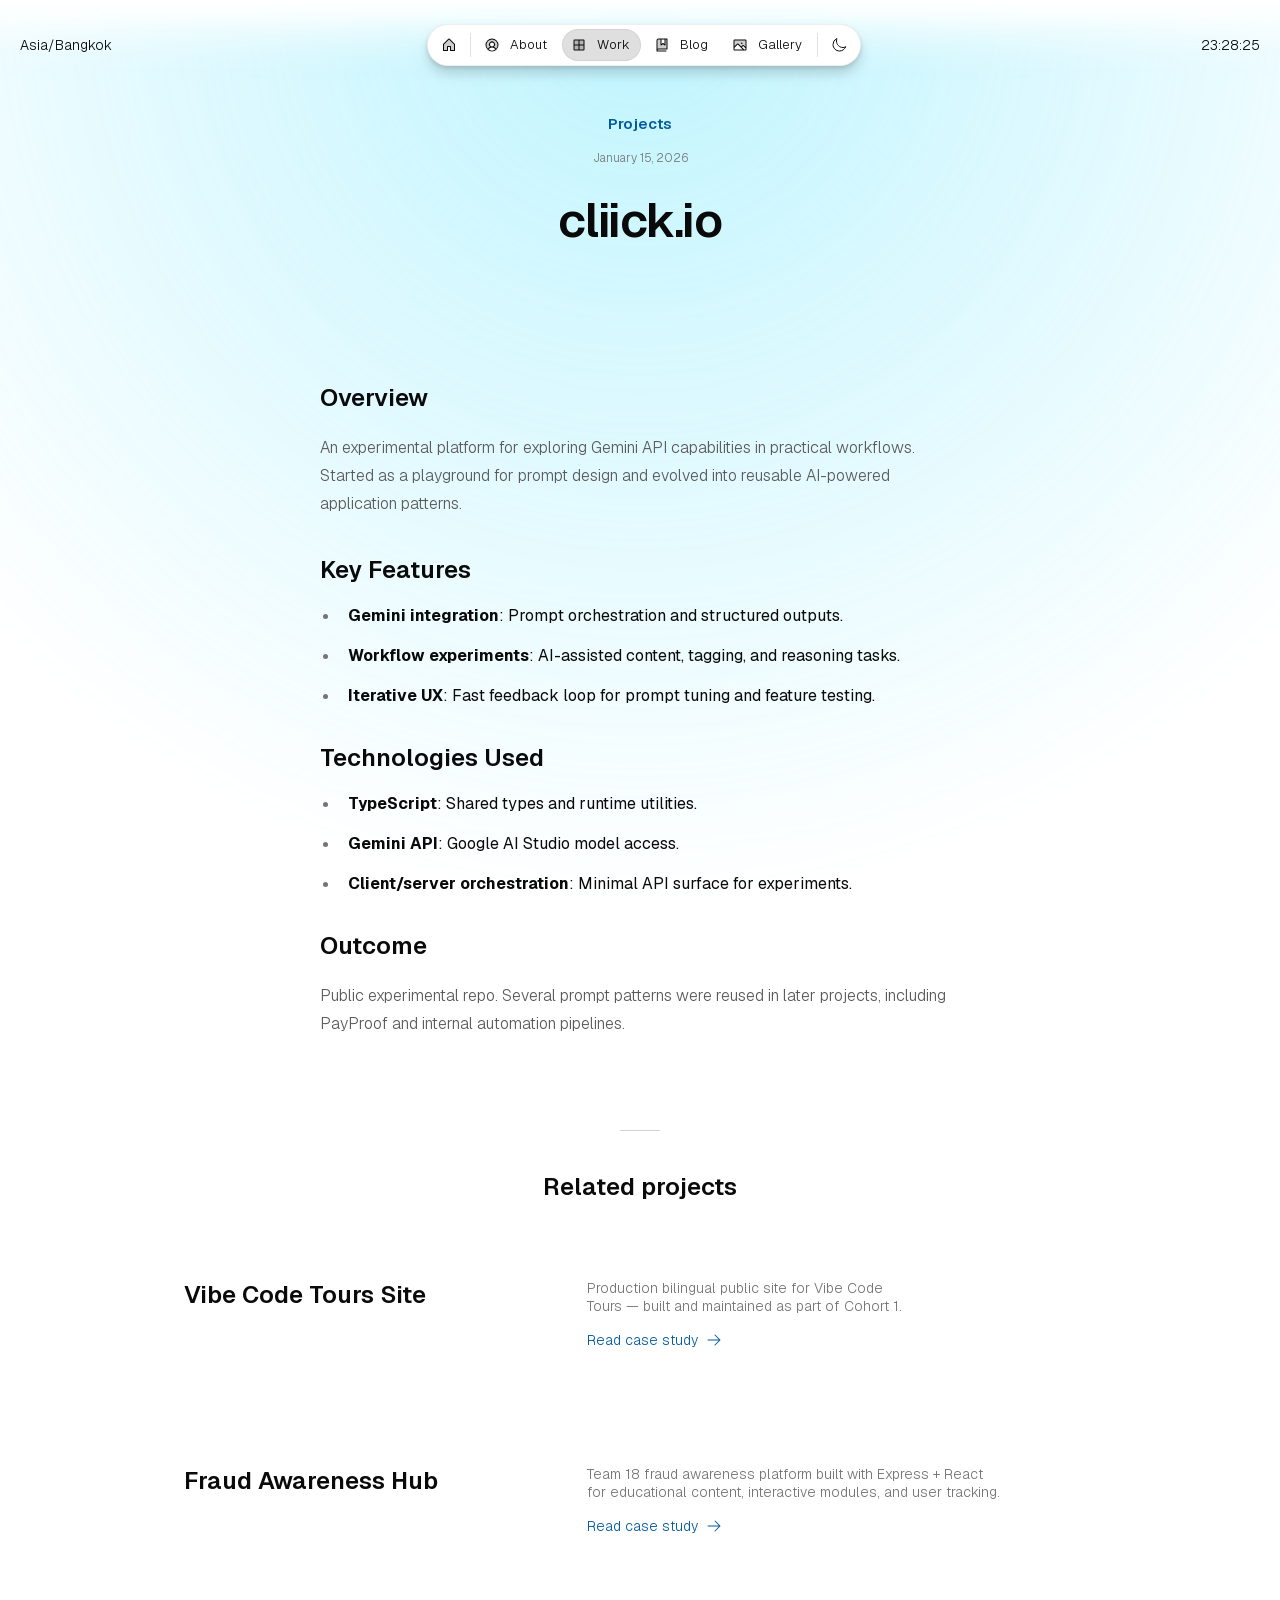
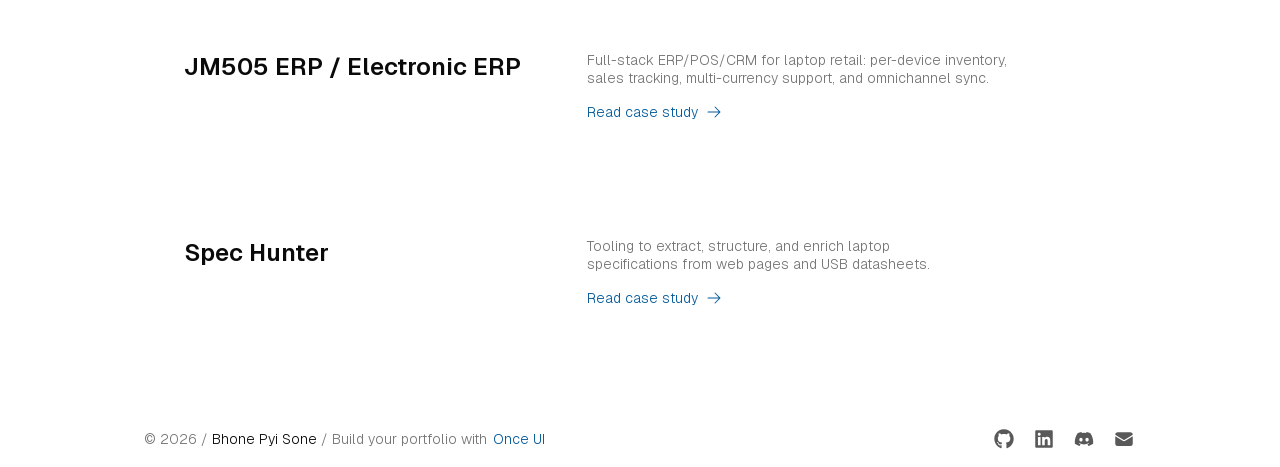
<file: work/cliick-io.html>
<!DOCTYPE html><html class="display-flex position-relative min-width-0 fill-width geist_d82bf9db-module__Ifi_Dq__variable geist_250f8b91-module__B2UTAq__variable geist_4edd9b70-module__GC7HaW__variable geist_mono_90672d7c-module__qcY_rq__variable " lang="en"><head><meta charSet="utf-8"/><meta name="viewport" content="width=device-width, initial-scale=1"/><link rel="preload" href="/_next/static/media/797e433ab948586e-s.p.0r6juujl39pe6.woff2" as="font" crossorigin="" type="font/woff2"/><link rel="preload" href="/_next/static/media/caa3a2e1cccd8315-s.p.0wgildi0cnwt9.woff2" as="font" crossorigin="" type="font/woff2"/><link rel="stylesheet" href="/_next/static/chunks/3t0bde4mr3fuo.css" data-precedence="next"/><link rel="stylesheet" href="/_next/static/chunks/40kez1wtk9g7n.css" data-precedence="next"/><link rel="stylesheet" href="/_next/static/chunks/2qyf_eb92by73.css" data-precedence="next"/><link rel="stylesheet" href="/_next/static/chunks/22ulfw4osyhno.css" data-precedence="next"/><link rel="stylesheet" href="/_next/static/chunks/3kk56ronlzm8d.css" data-precedence="next"/><link rel="preload" as="script" fetchPriority="low" href="/_next/static/chunks/00b9wm5dtl3bf.js"/><script src="/_next/static/chunks/35ko02lhcx9le.js" async=""></script><script src="/_next/static/chunks/0x2xtjf9k0dvm.js" async=""></script><script src="/_next/static/chunks/turbopack-0wat1emyl6_en.js" async=""></script><script src="/_next/static/chunks/1aflf8jqovzbu.js" async="" crossorigin=""></script><script src="/_next/static/chunks/1t44q5u-rd2q0.js" async="" crossorigin=""></script><script src="/_next/static/chunks/1w6cndwplt6s9.js" async="" crossorigin=""></script><title>cliick.io</title><meta name="description" content="AI Studio experiments integrating Google Gemini for intelligent workflows and prompt-driven behavior."/><meta property="og:title" content="cliick.io"/><meta property="og:description" content="AI Studio experiments integrating Google Gemini for intelligent workflows and prompt-driven behavior."/><meta property="og:url" content="https://bhonepyisone.github.io/work/cliick-io"/><meta property="og:image" content="https://bhonepyisone.github.io/api/og/generate?title=cliick.io"/><meta property="og:image:alt" content="cliick.io"/><meta property="og:type" content="website"/><meta name="twitter:card" content="summary_large_image"/><meta name="twitter:title" content="cliick.io"/><meta name="twitter:description" content="AI Studio experiments integrating Google Gemini for intelligent workflows and prompt-driven behavior."/><meta name="twitter:image" content="https://bhonepyisone.github.io/api/og/generate?title=cliick.io"/><link rel="icon" href="/favicon.ico?favicon.2d94g_gtj9-dr.ico" sizes="120x120" type="image/x-icon"/><meta name="next-size-adjust" content=""/><script id="theme-init">
              (function() {
                try {
                  const root = document.documentElement;
                  const defaultTheme = 'system';
                  
                  // Set defaults from config
                  const config = {"brand":"cyan","accent":"red","neutral":"gray","solid":"contrast","solid-style":"flat","border":"playful","surface":"translucent","transition":"all","scaling":"100","viz-style":"gradient"};
                  
                  // Apply default values
                  Object.entries(config).forEach(([key, value]) => {
                    root.setAttribute('data-' + key, value);
                  });
                  
                  // Resolve theme
                  const resolveTheme = (themeValue) => {
                    if (!themeValue || themeValue === 'system') {
                      return window.matchMedia('(prefers-color-scheme: dark)').matches ? 'dark' : 'light';
                    }
                    return themeValue;
                  };
                  
                  // Apply saved theme
                  const savedTheme = localStorage.getItem('data-theme');
                  const resolvedTheme = resolveTheme(savedTheme);
                  root.setAttribute('data-theme', resolvedTheme);
                  
                  // Apply any saved style overrides
                  const styleKeys = Object.keys(config);
                  styleKeys.forEach(key => {
                    const value = localStorage.getItem('data-' + key);
                    if (value) {
                      root.setAttribute('data-' + key, value);
                    }
                  });
                } catch (e) {
                  console.error('Failed to initialize theme:', e);
                  document.documentElement.setAttribute('data-theme', 'dark');
                }
              })();
            </script><script src="/_next/static/chunks/0cz1d0mv5g_q7.js" noModule=""></script></head><body class="display-flex position-relative p-0 m-0 page-background flex-column align-center min-width-0 fill-width " style="min-height:100vh"><div hidden=""><!--$--><!--/$--></div><div class="display-flex position-absolute fill min-width-0 min-height-0 min-width-0 fill-width RevealFx-module-scss-module__6G5tfa__revealFx RevealFx-module-scss-module__6G5tfa__hidden  " style="transform:translateY(undefined);transition-duration:2s"><div class="display-flex position-relative overflow-hidden fill min-height-0 min-width-0 "><div class="display-flex position-absolute top-0 left-0 overflow-hidden fill min-height-0 min-width-0 Mask-module-scss-module__b7fjhq__mask " style="--mask-position-x:50%;--mask-position-y:0%;--mask-radius:100vh"><div class="display-flex position-absolute top-0 left-0 pointer-events-none opacity-40 fill min-height-0 min-width-0 Background-module-scss-module__ijNboa__dots " style="--dots-color:var(--brand-background-strong);--dots-size:var(--static-space-2)"></div></div></div></div><div class="display-flex position-relative min-width-0 fill-width s-flex-hide xs-flex-hide" style="min-height:var(--static-space-16)"></div><div class="display-flex position-fixed min-width-0 fill-width z-index-9 Fade-module-scss-module__WhQGgG__mask s-flex-hide xs-flex-hide" style="height:var(--static-space-80);--base-color:var(--page-background);--gradient-direction:180deg"></div><div class="display-flex position-fixed flex-hide bottom-0 min-width-0 fill-width z-index-9 Fade-module-scss-module__WhQGgG__mask s-flex-show xs-flex-show" style="height:var(--static-space-80);--base-color:var(--page-background);--gradient-direction:0deg"></div><header class="display-flex position-sticky p-8 top-0 justify-center fit-height min-width-0 fill-width z-index-9 Header-module-scss-module__t7BEda__position s-position-fixed xs-position-fixed" data-border="rounded"><div class="display-flex position-relative pl-12 align-center min-width-0 fill-width font-body font-default font-s "><div class="display-flex position-relative s-flex-hide xs-flex-hide">Asia/Bangkok</div></div><div class="display-flex position-relative justify-center min-width-0 fill-width "><div class="display-flex position-relative p-4 page-background neutral-border-alpha-weak border-solid border-1 radius-m-4 justify-center shadow-l z-index-1 "><div class="display-flex position-relative g-4 align-center font-body font-default font-s "><a class="ToggleButton-module-scss-module__9rlAba__button ToggleButton-module-scss-module__9rlAba__ghost ToggleButton-module-scss-module__9rlAba__m radius-m text-decoration-none button cursor-interactive fit-width justify-center" href="/"><span class="display-inline-flex position-relative fit color-inherit Icon-module-scss-module__glKzjG__xs " aria-hidden="true"><svg stroke="currentColor" fill="currentColor" stroke-width="0" viewBox="0 0 256 256" height="1em" width="1em" xmlns="http://www.w3.org/2000/svg"><path d="M216,120v96H152V152H104v64H40V120a8,8,0,0,1,2.34-5.66l80-80a8,8,0,0,1,11.32,0l80,80A8,8,0,0,1,216,120Z" opacity="0.2"></path><path d="M219.31,108.68l-80-80a16,16,0,0,0-22.62,0l-80,80A15.87,15.87,0,0,0,32,120v96a8,8,0,0,0,8,8h64a8,8,0,0,0,8-8V160h32v56a8,8,0,0,0,8,8h64a8,8,0,0,0,8-8V120A15.87,15.87,0,0,0,219.31,108.68ZM208,208H160V152a8,8,0,0,0-8-8H104a8,8,0,0,0-8,8v56H48V120l80-80,80,80Z"></path></svg></span></a><div class="display-flex position-relative neutral-background-alpha-medium flex-column min-height-0 fill-height " style="min-width:var(--static-space-1);max-height:var(--static-space-24);width:var(--static-space-1)"></div><div class="display-flex position-relative s-flex-hide xs-flex-hide"><a class="ToggleButton-module-scss-module__9rlAba__button ToggleButton-module-scss-module__9rlAba__ghost ToggleButton-module-scss-module__9rlAba__m radius-m text-decoration-none button cursor-interactive fit-width justify-center" href="/about"><span class="display-inline-flex position-relative fit color-inherit Icon-module-scss-module__glKzjG__xs " aria-hidden="true"><svg stroke="currentColor" fill="currentColor" stroke-width="0" viewBox="0 0 256 256" height="1em" width="1em" xmlns="http://www.w3.org/2000/svg"><path d="M224,128a95.76,95.76,0,0,1-31.8,71.37A72,72,0,0,0,128,160a40,40,0,1,0-40-40,40,40,0,0,0,40,40,72,72,0,0,0-64.2,39.37h0A96,96,0,1,1,224,128Z" opacity="0.2"></path><path d="M128,24A104,104,0,1,0,232,128,104.11,104.11,0,0,0,128,24ZM74.08,197.5a64,64,0,0,1,107.84,0,87.83,87.83,0,0,1-107.84,0ZM96,120a32,32,0,1,1,32,32A32,32,0,0,1,96,120Zm97.76,66.41a79.66,79.66,0,0,0-36.06-28.75,48,48,0,1,0-59.4,0,79.66,79.66,0,0,0-36.06,28.75,88,88,0,1,1,131.52,0Z"></path></svg></span><div class="display-flex position-static px-2 justify-center font-label font-s font-default ">About</div></a></div><div class="display-flex position-relative flex-hide s-flex-show xs-flex-show"><a class="ToggleButton-module-scss-module__9rlAba__button ToggleButton-module-scss-module__9rlAba__ghost ToggleButton-module-scss-module__9rlAba__m radius-m text-decoration-none button cursor-interactive fit-width justify-center" href="/about"><span class="display-inline-flex position-relative fit color-inherit Icon-module-scss-module__glKzjG__xs " aria-hidden="true"><svg stroke="currentColor" fill="currentColor" stroke-width="0" viewBox="0 0 256 256" height="1em" width="1em" xmlns="http://www.w3.org/2000/svg"><path d="M224,128a95.76,95.76,0,0,1-31.8,71.37A72,72,0,0,0,128,160a40,40,0,1,0-40-40,40,40,0,0,0,40,40,72,72,0,0,0-64.2,39.37h0A96,96,0,1,1,224,128Z" opacity="0.2"></path><path d="M128,24A104,104,0,1,0,232,128,104.11,104.11,0,0,0,128,24ZM74.08,197.5a64,64,0,0,1,107.84,0,87.83,87.83,0,0,1-107.84,0ZM96,120a32,32,0,1,1,32,32A32,32,0,0,1,96,120Zm97.76,66.41a79.66,79.66,0,0,0-36.06-28.75,48,48,0,1,0-59.4,0,79.66,79.66,0,0,0-36.06,28.75,88,88,0,1,1,131.52,0Z"></path></svg></span></a></div><div class="display-flex position-relative s-flex-hide xs-flex-hide"><a class="ToggleButton-module-scss-module__9rlAba__button ToggleButton-module-scss-module__9rlAba__ghost ToggleButton-module-scss-module__9rlAba__m ToggleButton-module-scss-module__9rlAba__selected radius-m text-decoration-none button cursor-interactive fit-width justify-center" href="/work"><span class="display-inline-flex position-relative fit color-inherit Icon-module-scss-module__glKzjG__xs " aria-hidden="true"><svg stroke="currentColor" fill="currentColor" stroke-width="0" viewBox="0 0 256 256" height="1em" width="1em" xmlns="http://www.w3.org/2000/svg"><path d="M208,56V200a8,8,0,0,1-8,8H56a8,8,0,0,1-8-8V56a8,8,0,0,1,8-8H200A8,8,0,0,1,208,56Z" opacity="0.2"></path><path d="M200,40H56A16,16,0,0,0,40,56V200a16,16,0,0,0,16,16H200a16,16,0,0,0,16-16V56A16,16,0,0,0,200,40Zm0,80H136V56h64ZM120,56v64H56V56ZM56,136h64v64H56Zm144,64H136V136h64v64Z"></path></svg></span><div class="display-flex position-static px-2 justify-center font-label font-s font-default ">Work</div></a></div><div class="display-flex position-relative flex-hide s-flex-show xs-flex-show"><a class="ToggleButton-module-scss-module__9rlAba__button ToggleButton-module-scss-module__9rlAba__ghost ToggleButton-module-scss-module__9rlAba__m ToggleButton-module-scss-module__9rlAba__selected radius-m text-decoration-none button cursor-interactive fit-width justify-center" href="/work"><span class="display-inline-flex position-relative fit color-inherit Icon-module-scss-module__glKzjG__xs " aria-hidden="true"><svg stroke="currentColor" fill="currentColor" stroke-width="0" viewBox="0 0 256 256" height="1em" width="1em" xmlns="http://www.w3.org/2000/svg"><path d="M208,56V200a8,8,0,0,1-8,8H56a8,8,0,0,1-8-8V56a8,8,0,0,1,8-8H200A8,8,0,0,1,208,56Z" opacity="0.2"></path><path d="M200,40H56A16,16,0,0,0,40,56V200a16,16,0,0,0,16,16H200a16,16,0,0,0,16-16V56A16,16,0,0,0,200,40Zm0,80H136V56h64ZM120,56v64H56V56ZM56,136h64v64H56Zm144,64H136V136h64v64Z"></path></svg></span></a></div><div class="display-flex position-relative s-flex-hide xs-flex-hide"><a class="ToggleButton-module-scss-module__9rlAba__button ToggleButton-module-scss-module__9rlAba__ghost ToggleButton-module-scss-module__9rlAba__m radius-m text-decoration-none button cursor-interactive fit-width justify-center" href="/blog"><span class="display-inline-flex position-relative fit color-inherit Icon-module-scss-module__glKzjG__xs " aria-hidden="true"><svg stroke="currentColor" fill="currentColor" stroke-width="0" viewBox="0 0 256 256" height="1em" width="1em" xmlns="http://www.w3.org/2000/svg"><path d="M208,32V192H72a24,24,0,0,0-24,24V56A24,24,0,0,1,72,32h40v96l32-24,32,24V32Z" opacity="0.2"></path><path d="M208,24H72A32,32,0,0,0,40,56V224a8,8,0,0,0,8,8H192a8,8,0,0,0,0-16H56a16,16,0,0,1,16-16H208a8,8,0,0,0,8-8V32A8,8,0,0,0,208,24ZM120,40h48v72L148.79,97.6a8,8,0,0,0-9.6,0L120,112Zm80,144H72a31.82,31.82,0,0,0-16,4.29V56A16,16,0,0,1,72,40h32v88a8,8,0,0,0,12.8,6.4L144,114l27.21,20.4A8,8,0,0,0,176,136a8.1,8.1,0,0,0,3.58-.84A8,8,0,0,0,184,128V40h16Z"></path></svg></span><div class="display-flex position-static px-2 justify-center font-label font-s font-default ">Blog</div></a></div><div class="display-flex position-relative flex-hide s-flex-show xs-flex-show"><a class="ToggleButton-module-scss-module__9rlAba__button ToggleButton-module-scss-module__9rlAba__ghost ToggleButton-module-scss-module__9rlAba__m radius-m text-decoration-none button cursor-interactive fit-width justify-center" href="/blog"><span class="display-inline-flex position-relative fit color-inherit Icon-module-scss-module__glKzjG__xs " aria-hidden="true"><svg stroke="currentColor" fill="currentColor" stroke-width="0" viewBox="0 0 256 256" height="1em" width="1em" xmlns="http://www.w3.org/2000/svg"><path d="M208,32V192H72a24,24,0,0,0-24,24V56A24,24,0,0,1,72,32h40v96l32-24,32,24V32Z" opacity="0.2"></path><path d="M208,24H72A32,32,0,0,0,40,56V224a8,8,0,0,0,8,8H192a8,8,0,0,0,0-16H56a16,16,0,0,1,16-16H208a8,8,0,0,0,8-8V32A8,8,0,0,0,208,24ZM120,40h48v72L148.79,97.6a8,8,0,0,0-9.6,0L120,112Zm80,144H72a31.82,31.82,0,0,0-16,4.29V56A16,16,0,0,1,72,40h32v88a8,8,0,0,0,12.8,6.4L144,114l27.21,20.4A8,8,0,0,0,176,136a8.1,8.1,0,0,0,3.58-.84A8,8,0,0,0,184,128V40h16Z"></path></svg></span></a></div><div class="display-flex position-relative s-flex-hide xs-flex-hide"><a class="ToggleButton-module-scss-module__9rlAba__button ToggleButton-module-scss-module__9rlAba__ghost ToggleButton-module-scss-module__9rlAba__m radius-m text-decoration-none button cursor-interactive fit-width justify-center" href="/gallery"><span class="display-inline-flex position-relative fit color-inherit Icon-module-scss-module__glKzjG__xs " aria-hidden="true"><svg stroke="currentColor" fill="currentColor" stroke-width="0" viewBox="0 0 256 256" height="1em" width="1em" xmlns="http://www.w3.org/2000/svg"><path d="M224,56V178.06l-39.72-39.72a8,8,0,0,0-11.31,0L147.31,164,97.66,114.34a8,8,0,0,0-11.32,0L32,168.69V56a8,8,0,0,1,8-8H216A8,8,0,0,1,224,56Z" opacity="0.2"></path><path d="M216,40H40A16,16,0,0,0,24,56V200a16,16,0,0,0,16,16H216a16,16,0,0,0,16-16V56A16,16,0,0,0,216,40Zm0,16V158.75l-26.07-26.06a16,16,0,0,0-22.63,0l-20,20-44-44a16,16,0,0,0-22.62,0L40,149.37V56ZM40,172l52-52,80,80H40Zm176,28H194.63l-36-36,20-20L216,181.38V200ZM144,100a12,12,0,1,1,12,12A12,12,0,0,1,144,100Z"></path></svg></span><div class="display-flex position-static px-2 justify-center font-label font-s font-default ">Gallery</div></a></div><div class="display-flex position-relative flex-hide s-flex-show xs-flex-show"><a class="ToggleButton-module-scss-module__9rlAba__button ToggleButton-module-scss-module__9rlAba__ghost ToggleButton-module-scss-module__9rlAba__m radius-m text-decoration-none button cursor-interactive fit-width justify-center" href="/gallery"><span class="display-inline-flex position-relative fit color-inherit Icon-module-scss-module__glKzjG__xs " aria-hidden="true"><svg stroke="currentColor" fill="currentColor" stroke-width="0" viewBox="0 0 256 256" height="1em" width="1em" xmlns="http://www.w3.org/2000/svg"><path d="M224,56V178.06l-39.72-39.72a8,8,0,0,0-11.31,0L147.31,164,97.66,114.34a8,8,0,0,0-11.32,0L32,168.69V56a8,8,0,0,1,8-8H216A8,8,0,0,1,224,56Z" opacity="0.2"></path><path d="M216,40H40A16,16,0,0,0,24,56V200a16,16,0,0,0,16,16H216a16,16,0,0,0,16-16V56A16,16,0,0,0,216,40Zm0,16V158.75l-26.07-26.06a16,16,0,0,0-22.63,0l-20,20-44-44a16,16,0,0,0-22.62,0L40,149.37V56ZM40,172l52-52,80,80H40Zm176,28H194.63l-36-36,20-20L216,181.38V200ZM144,100a12,12,0,1,1,12,12A12,12,0,0,1,144,100Z"></path></svg></span></a></div><div class="display-flex position-relative neutral-background-alpha-medium flex-column min-height-0 fill-height " style="min-width:var(--static-space-1);max-height:var(--static-space-24);width:var(--static-space-1)"></div><button class="ToggleButton-module-scss-module__9rlAba__button ToggleButton-module-scss-module__9rlAba__ghost ToggleButton-module-scss-module__9rlAba__m radius-m text-decoration-none button cursor-interactive fit-width justify-center" aria-label="Switch to dark mode"><span class="display-inline-flex position-relative fit color-inherit Icon-module-scss-module__glKzjG__xs " aria-hidden="true"><svg stroke="currentColor" fill="none" stroke-width="1.5" viewBox="0 0 24 24" aria-hidden="true" height="1em" width="1em" xmlns="http://www.w3.org/2000/svg"><path stroke-linecap="round" stroke-linejoin="round" d="M21.752 15.002A9.72 9.72 0 0 1 18 15.75c-5.385 0-9.75-4.365-9.75-9.75 0-1.33.266-2.597.748-3.752A9.753 9.753 0 0 0 3 11.25C3 16.635 7.365 21 12.75 21a9.753 9.753 0 0 0 9.002-5.998Z"></path></svg></span></button></div></div></div><div class="display-flex position-relative justify-end align-center min-width-0 fill-width "><div class="display-flex position-relative pr-12 g-20 justify-end align-center font-body font-default font-s "><div class="display-flex position-relative s-flex-hide xs-flex-hide"></div></div></div></header><div class="display-flex position-relative p-l flex-1 justify-center min-width-0 fill-width "><div class="display-flex position-relative justify-center min-width-0 fill-width " style="min-height:var(--static-space-0)"><div class="display-flex position-relative py-128 justify-center min-width-0 fill-width "><div class="display-flex position-relative center "><div class="display-flex position-relative center Spinner-module-scss-module__imkilW__m " role="status" aria-label="Loading"><div class="display-flex position-relative fill min-height-0 min-width-0 "><div class="display-flex position-absolute neutral-border-alpha-medium border-1 border-solid radius-full fill min-height-0 min-width-0 Spinner-module-scss-module__imkilW__size "></div><div class="display-flex position-relative border-solid radius-full fill min-height-0 min-width-0 Spinner-module-scss-module__imkilW__spinner Spinner-module-scss-module__imkilW__size "></div></div></div></div></div></div></div><footer class="display-flex position-relative p-8 justify-center min-width-0 fill-width s-flex-column"><div class="display-flex position-relative px-16 py-8 g-16 justify-between align-center fill-width max-width-m Footer-module-scss-module__DkSkqG__mobile s-flex-column s-align-center xs-align-center s-align-center xs-align-center"><span class="font-body font-default font-s neutral-on-background-strong"><span class="neutral-on-background-weak">© <!-- -->2026<!-- --> /</span><span class="px-4">Bhone Pyi Sone</span><span class="neutral-on-background-weak">/ Build your portfolio with<!-- --> <a href="https://once-ui.com/products/magic-portfolio" target="_blank" rel="noreferrer" class="reset-button-styles focus-ring align-center display-inline-flex g-8 radius-s fit-width px-2 mx-2">Once UI</a></span></span><div class="display-flex position-relative g-16 "><div class="display-flex position-relative "><a href="https://github.com/bhonepyisone" target="_blank" rel="noreferrer" class="Button-module-scss-module__Z_19_G__button Button-module-scss-module__Z_19_G__ghost IconButton-module-scss-module__-vAwNG__s radius-m text-decoration-none button cursor-interactive" aria-label="GitHub" aria-disabled="false"><div class="display-flex position-relative center fill min-height-0 min-width-0 "><span class="display-inline-flex position-relative fit color-inherit Icon-module-scss-module__glKzjG__s " aria-hidden="true"><svg stroke="currentColor" fill="currentColor" stroke-width="0" viewBox="0 0 496 512" height="1em" width="1em" xmlns="http://www.w3.org/2000/svg"><path d="M165.9 397.4c0 2-2.3 3.6-5.2 3.6-3.3.3-5.6-1.3-5.6-3.6 0-2 2.3-3.6 5.2-3.6 3-.3 5.6 1.3 5.6 3.6zm-31.1-4.5c-.7 2 1.3 4.3 4.3 4.9 2.6 1 5.6 0 6.2-2s-1.3-4.3-4.3-5.2c-2.6-.7-5.5.3-6.2 2.3zm44.2-1.7c-2.9.7-4.9 2.6-4.6 4.9.3 2 2.9 3.3 5.9 2.6 2.9-.7 4.9-2.6 4.6-4.6-.3-1.9-3-3.2-5.9-2.9zM244.8 8C106.1 8 0 113.3 0 252c0 110.9 69.8 205.8 169.5 239.2 12.8 2.3 17.3-5.6 17.3-12.1 0-6.2-.3-40.4-.3-61.4 0 0-70 15-84.7-29.8 0 0-11.4-29.1-27.8-36.6 0 0-22.9-15.7 1.6-15.4 0 0 24.9 2 38.6 25.8 21.9 38.6 58.6 27.5 72.9 20.9 2.3-16 8.8-27.1 16-33.7-55.9-6.2-112.3-14.3-112.3-110.5 0-27.5 7.6-41.3 23.6-58.9-2.6-6.5-11.1-33.3 2.6-67.9 20.9-6.5 69 27 69 27 20-5.6 41.5-8.5 62.8-8.5s42.8 2.9 62.8 8.5c0 0 48.1-33.6 69-27 13.7 34.7 5.2 61.4 2.6 67.9 16 17.7 25.8 31.5 25.8 58.9 0 96.5-58.9 104.2-114.8 110.5 9.2 7.9 17 22.9 17 46.4 0 33.7-.3 75.4-.3 83.6 0 6.5 4.6 14.4 17.3 12.1C428.2 457.8 496 362.9 496 252 496 113.3 383.5 8 244.8 8zM97.2 352.9c-1.3 1-1 3.3.7 5.2 1.6 1.6 3.9 2.3 5.2 1 1.3-1 1-3.3-.7-5.2-1.6-1.6-3.9-2.3-5.2-1zm-10.8-8.1c-.7 1.3.3 2.9 2.3 3.9 1.6 1 3.6.7 4.3-.7.7-1.3-.3-2.9-2.3-3.9-2-.6-3.6-.3-4.3.7zm32.4 35.6c-1.6 1.3-1 4.3 1.3 6.2 2.3 2.3 5.2 2.6 6.5 1 1.3-1.3.7-4.3-1.3-6.2-2.2-2.3-5.2-2.6-6.5-1zm-11.4-14.7c-1.6 1-1.6 3.6 0 5.9 1.6 2.3 4.3 3.3 5.6 2.3 1.6-1.3 1.6-3.9 0-6.2-1.4-2.3-4-3.3-5.6-2z"></path></svg></span></div></a></div><div class="display-flex position-relative "><a href="https://linkedin.com/in/bhonepyisone" target="_blank" rel="noreferrer" class="Button-module-scss-module__Z_19_G__button Button-module-scss-module__Z_19_G__ghost IconButton-module-scss-module__-vAwNG__s radius-m text-decoration-none button cursor-interactive" aria-label="LinkedIn" aria-disabled="false"><div class="display-flex position-relative center fill min-height-0 min-width-0 "><span class="display-inline-flex position-relative fit color-inherit Icon-module-scss-module__glKzjG__s " aria-hidden="true"><svg stroke="currentColor" fill="currentColor" stroke-width="0" viewBox="0 0 448 512" height="1em" width="1em" xmlns="http://www.w3.org/2000/svg"><path d="M416 32H31.9C14.3 32 0 46.5 0 64.3v383.4C0 465.5 14.3 480 31.9 480H416c17.6 0 32-14.5 32-32.3V64.3c0-17.8-14.4-32.3-32-32.3zM135.4 416H69V202.2h66.5V416zm-33.2-243c-21.3 0-38.5-17.3-38.5-38.5S80.9 96 102.2 96c21.2 0 38.5 17.3 38.5 38.5 0 21.3-17.2 38.5-38.5 38.5zm282.1 243h-66.4V312c0-24.8-.5-56.7-34.5-56.7-34.6 0-39.9 27-39.9 54.9V416h-66.4V202.2h63.7v29.2h.9c8.9-16.8 30.6-34.5 62.9-34.5 67.2 0 79.7 44.3 79.7 101.9V416z"></path></svg></span></div></a></div><div class="display-flex position-relative "><a href="https://discord.com" target="_blank" rel="noreferrer" class="Button-module-scss-module__Z_19_G__button Button-module-scss-module__Z_19_G__ghost IconButton-module-scss-module__-vAwNG__s radius-m text-decoration-none button cursor-interactive" aria-label="Discord" aria-disabled="false"><div class="display-flex position-relative center fill min-height-0 min-width-0 "><span class="display-inline-flex position-relative fit color-inherit Icon-module-scss-module__glKzjG__s " aria-hidden="true"><svg stroke="currentColor" fill="currentColor" stroke-width="0" viewBox="0 0 640 512" height="1em" width="1em" xmlns="http://www.w3.org/2000/svg"><path d="M524.531,69.836a1.5,1.5,0,0,0-.764-.7A485.065,485.065,0,0,0,404.081,32.03a1.816,1.816,0,0,0-1.923.91,337.461,337.461,0,0,0-14.9,30.6,447.848,447.848,0,0,0-134.426,0,309.541,309.541,0,0,0-15.135-30.6,1.89,1.89,0,0,0-1.924-.91A483.689,483.689,0,0,0,116.085,69.137a1.712,1.712,0,0,0-.788.676C39.068,183.651,18.186,294.69,28.43,404.354a2.016,2.016,0,0,0,.765,1.375A487.666,487.666,0,0,0,176.02,479.918a1.9,1.9,0,0,0,2.063-.676A348.2,348.2,0,0,0,208.12,430.4a1.86,1.86,0,0,0-1.019-2.588,321.173,321.173,0,0,1-45.868-21.853,1.885,1.885,0,0,1-.185-3.126c3.082-2.309,6.166-4.711,9.109-7.137a1.819,1.819,0,0,1,1.9-.256c96.229,43.917,200.41,43.917,295.5,0a1.812,1.812,0,0,1,1.924.233c2.944,2.426,6.027,4.851,9.132,7.16a1.884,1.884,0,0,1-.162,3.126,301.407,301.407,0,0,1-45.89,21.83,1.875,1.875,0,0,0-1,2.611,391.055,391.055,0,0,0,30.014,48.815,1.864,1.864,0,0,0,2.063.7A486.048,486.048,0,0,0,610.7,405.729a1.882,1.882,0,0,0,.765-1.352C623.729,277.594,590.933,167.465,524.531,69.836ZM222.491,337.58c-28.972,0-52.844-26.587-52.844-59.239S193.056,219.1,222.491,219.1c29.665,0,53.306,26.82,52.843,59.239C275.334,310.993,251.924,337.58,222.491,337.58Zm195.38,0c-28.971,0-52.843-26.587-52.843-59.239S388.437,219.1,417.871,219.1c29.667,0,53.307,26.82,52.844,59.239C470.715,310.993,447.538,337.58,417.871,337.58Z"></path></svg></span></div></a></div><div class="display-flex position-relative "><a class="Button-module-scss-module__Z_19_G__button Button-module-scss-module__Z_19_G__ghost IconButton-module-scss-module__-vAwNG__s radius-m text-decoration-none button cursor-interactive" aria-label="Email" aria-disabled="false" href="mailto:bhone.ps@proton.me"><div class="display-flex position-relative center fill min-height-0 min-width-0 "><span class="display-inline-flex position-relative fit color-inherit Icon-module-scss-module__glKzjG__s " aria-hidden="true"><svg stroke="currentColor" fill="currentColor" stroke-width="0" viewBox="0 0 24 24" aria-hidden="true" height="1em" width="1em" xmlns="http://www.w3.org/2000/svg"><path d="M1.5 8.67v8.58a3 3 0 0 0 3 3h15a3 3 0 0 0 3-3V8.67l-8.928 5.493a3 3 0 0 1-3.144 0L1.5 8.67Z"></path><path d="M22.5 6.908V6.75a3 3 0 0 0-3-3h-15a3 3 0 0 0-3 3v.158l9.714 5.978a1.5 1.5 0 0 0 1.572 0L22.5 6.908Z"></path></svg></span></div></a></div></div></div><div class="display-flex position-relative flex-hide s-flex-show xs-flex-show" style="height:var(--static-space-80)"></div></footer><script src="/_next/static/chunks/00b9wm5dtl3bf.js" id="_R_" async=""></script><script>(self.__next_f=self.__next_f||[]).push([0])</script><script>self.__next_f.push([1,"1:\"$Sreact.fragment\"\n3:I[39756,[\"/_next/static/chunks/1aflf8jqovzbu.js\",\"/_next/static/chunks/1t44q5u-rd2q0.js\",\"/_next/static/chunks/1w6cndwplt6s9.js\"],\"default\"]\n4:I[37457,[\"/_next/static/chunks/1aflf8jqovzbu.js\",\"/_next/static/chunks/1t44q5u-rd2q0.js\",\"/_next/static/chunks/1w6cndwplt6s9.js\"],\"default\"]\n6:I[97367,[\"/_next/static/chunks/1aflf8jqovzbu.js\",\"/_next/static/chunks/1t44q5u-rd2q0.js\",\"/_next/static/chunks/1w6cndwplt6s9.js\"],\"OutletBoundary\"]\n7:\"$Sreact.suspense\"\na:I[97367,[\"/_next/static/chunks/1aflf8jqovzbu.js\",\"/_next/static/chunks/1t44q5u-rd2q0.js\",\"/_next/static/chunks/1w6cndwplt6s9.js\"],\"ViewportBoundary\"]\nc:I[97367,[\"/_next/static/chunks/1aflf8jqovzbu.js\",\"/_next/static/chunks/1t44q5u-rd2q0.js\",\"/_next/static/chunks/1w6cndwplt6s9.js\"],\"MetadataBoundary\"]\ne:I[68027,[\"/_next/static/chunks/1aflf8jqovzbu.js\",\"/_next/static/chunks/1t44q5u-rd2q0.js\",\"/_next/static/chunks/1w6cndwplt6s9.js\"],\"default\",1]\n:HL[\"/_next/static/chunks/3t0bde4mr3fuo.css\",\"style\"]\n:HL[\"/_next/static/chunks/40kez1wtk9g7n.css\",\"style\"]\n:HL[\"/_next/static/chunks/2qyf_eb92by73.css\",\"style\"]\n:HL[\"/_next/static/chunks/22ulfw4osyhno.css\",\"style\"]\n:HL[\"/_next/static/chunks/3kk56ronlzm8d.css\",\"style\"]\n:HL[\"/_next/static/media/797e433ab948586e-s.p.0r6juujl39pe6.woff2\",\"font\",{\"crossOrigin\":\"\",\"type\":\"font/woff2\"}]\n:HL[\"/_next/static/media/caa3a2e1cccd8315-s.p.0wgildi0cnwt9.woff2\",\"font\",{\"crossOrigin\":\"\",\"type\":\"font/woff2\"}]\n9:X\n0:{\"P\":null,\"c\":[\"\",\"work\",\"cliick-io\"],\"q\":\"\",\"i\":false,\"f\":[[[\"\",{\"children\":[\"work\",{\"children\":[[\"slug\",\"cliick-io\",\"d\",[\"projects\"]],{\"children\":[\"__PAGE__\",{},\"$undefined\",\"$undefined\",4608]},\"$undefined\",\"$undefined\",4608]},\"$undefined\",\"$undefined\",4608]},\"$undefined\",\"$undefined\",4624],[[\"$\",\"$1\",\"c\",{\"children\":[[[\"$\",\"link\",\"0\",{\"rel\":\"stylesheet\",\"href\":\"/_next/static/chunks/3t0bde4mr3fuo.css\",\"precedence\":\"next\",\"crossOrigin\":\"$undefined\",\"nonce\":\"$undefined\"}],[\"$\",\"link\",\"1\",{\"rel\":\"stylesheet\",\"href\":\"/_next/static/chunks/40kez1wtk9g7n.css\",\"precedence\":\"next\",\"crossOrigin\":\"$undefined\",\"nonce\":\"$undefined\"}],[\"$\",\"link\",\"2\",{\"rel\":\"stylesheet\",\"href\":\"/_next/static/chunks/2qyf_eb92by73.css\",\"precedence\":\"next\",\"crossOrigin\":\"$undefined\",\"nonce\":\"$undefined\"}],[\"$\",\"link\",\"3\",{\"rel\":\"stylesheet\",\"href\":\"/_next/static/chunks/22ulfw4osyhno.css\",\"precedence\":\"next\",\"crossOrigin\":\"$undefined\",\"nonce\":\"$undefined\"}],[\"$\",\"link\",\"4\",{\"rel\":\"stylesheet\",\"href\":\"/_next/static/chunks/3kk56ronlzm8d.css\",\"precedence\":\"next\",\"crossOrigin\":\"$undefined\",\"nonce\":\"$undefined\"}],[\"$\",\"script\",\"script-0\",{\"src\":\"/_next/static/chunks/1aflf8jqovzbu.js\",\"async\":true,\"nonce\":\"$undefined\"}],[\"$\",\"script\",\"script-1\",{\"src\":\"/_next/static/chunks/1t44q5u-rd2q0.js\",\"async\":true,\"nonce\":\"$undefined\"}],[\"$\",\"script\",\"script-2\",{\"src\":\"/_next/static/chunks/1w6cndwplt6s9.js\",\"async\":true,\"nonce\":\"$undefined\"}]],\"$L2\"]}],{\"children\":[[\"$\",\"$1\",\"c\",{\"children\":[null,[\"$\",\"$L3\",null,{\"parallelRouterKey\":\"children\",\"error\":\"$undefined\",\"errorStyles\":\"$undefined\",\"errorScripts\":\"$undefined\",\"template\":[\"$\",\"$L4\",null,{}],\"templateStyles\":\"$undefined\",\"templateScripts\":\"$undefined\",\"notFound\":\"$undefined\",\"forbidden\":\"$undefined\",\"unauthorized\":\"$undefined\"}]]}],{\"children\":[[\"$\",\"$1\",\"c\",{\"children\":[null,[\"$\",\"$L3\",null,{\"parallelRouterKey\":\"children\",\"error\":\"$undefined\",\"errorStyles\":\"$undefined\",\"errorScripts\":\"$undefined\",\"template\":[\"$\",\"$L4\",null,{}],\"templateStyles\":\"$undefined\",\"templateScripts\":\"$undefined\",\"notFound\":\"$undefined\",\"forbidden\":\"$undefined\",\"unauthorized\":\"$undefined\"}]]}],{\"children\":[[\"$\",\"$1\",\"c\",{\"children\":[\"$L5\",null,[\"$\",\"$L6\",null,{\"children\":[\"$\",\"$7\",null,{\"name\":\"Next.MetadataOutlet\",\"children\":\"$@8\"}]}]]}],{},null,false,null]},null,false,\"$9\"]},null,false,\"$9\"]},null,false,null],[\"$\",\"$1\",\"h\",{\"children\":[null,[\"$\",\"$La\",null,{\"children\":\"$Lb\"}],[\"$\",\"div\",null,{\"hidden\":true,\"children\":[\"$\",\"$Lc\",null,{\"children\":[\"$\",\"$7\",null,{\"name\":\"Next.Metadata\",\"children\":\"$Ld\"}]}]}],[\"$\",\"meta\",null,{\"name\":\"next-size-adjust\",\"content\":\"\"}]]}],false]],\"m\":\"$undefined\",\"G\":[\"$e\",[[\"$\",\"link\",\"0\",{\"rel\":\"stylesheet\",\"href\":\"/_next/static/chunks/3t0bde4mr3fuo.css\",\"precedence\":\"next\",\"crossOrigin\":\"$undefined\",\"nonce\":\"$undefined\"}],[\"$\",\"link\",\"1\",{\"rel\":\"stylesheet\",\"href\":\"/_next/static/chunks/40kez1wtk9g7n.css\",\"precedence\":\"next\",\"crossOrigin\":\"$undefined\",\"nonce\":\"$undefined\"}],[\"$\",\"link\",\"2\",{\"rel\":\"stylesheet\",\"href\":\"/_next/static/chunks/2qyf_eb92by73.css\",\"precedence\":\"next\",\"crossOrigin\":\"$undefined\",\"nonce\":\"$undefined\"}],[\"$\",\"link\",\"3\",{\"rel\":\"stylesheet\",\"href\":\"/_next/static/chunks/22ulfw4osyhno.css\",\"precedence\":\"next\",\"crossOrigin\":\"$undefined\",\"nonce\":\"$undefined\"}],[\"$\",\"link\",\"4\",{\"rel\":\"stylesheet\",\"href\":\"/_next/static/chunks/3kk56ronlzm8d.css\",\"precedence\":\"next\",\"crossOrigin\":\"$undefined\",\"nonce\":\"$undefined\"}]]],\"S\":true,\"h\":null,\"r\":\"$undefined\",\"s\":\"$undefined\",\"a\":\"$undefined\",\"l\":\"$undefined\",\"p\":\"$undefined\",\"d\":\"$undefined\",\"b\":\"ra56sHlwFoNm6y2g-UcF2\"}\n10:I[30824,[\"/_next/static/chunks/1aflf8jqovzbu.js\",\"/_next/static/chunks/1t44q5u-rd2q0.js\",\"/_next/static/chunks/1w6cndwplt6s9.js\"],\"Providers\"]\n11:I[21247,[\"/_next/static/chunks/1aflf8jqovzbu.js\",\"/_next/static/chunks/1t44q5u-rd2q0.js\",\"/_next/static/chunks/1w6cndwplt6s9.js\"],\"ClientFlex\"]\n12:I[21971,[\"/_next/static/chunks/1aflf8jqovzbu.js\",\"/_next/static/chunks/1t44q5u-rd2q0.js\",\"/_next/static/chunks/1w6cndwplt6s9.js\"],\"RevealFx\"]\n13:I[94412,[\"/_next/static/chunks/1aflf8jqovzbu.js\",\"/_next/static/chunks/1t44q5u-rd2q0.js\",\"/_next/static/chunks/1w6cndwplt6s9.js\"],\"Background\"]\n14:I[2971,[\"/_next/static/chunks/1aflf8jqovzbu.js\",\"/_next/static/chunks/1t44q5u-rd2q0.js\",\"/_next/static/chunks/1w6cndwplt6s9.js\"],\"Header\"]\n9:C\nf:T76b,\n              (function() {\n                try {\n                  const root = document.documentElement;\n                  const defaultTheme = 'system';\n                  \n                  // Set defaults from config\n                  const config = {\"brand\":\"cyan\",\"accent\":\"red\",\"neutral\":\"gray\",\"solid\":\"contrast\",\"solid-style\":\"flat\",\"border\":\"playful\",\"surface\":\"translucent\",\"transition\":\"all\",\"scaling\":\"100\",\"viz-style\":\"gradient\"};\n                  \n                  // Apply default values\n                  Object.entries(config).forEach(([key, value]) =\u003e {\n                    root.setAttribute('data-' + key, value);\n                  });\n                  \n                  // Resolve theme\n                  const resolveTheme = (themeValue) =\u003e {\n                    if (!themeValue || themeValue === 'system') {\n                      return window.matchMedia('(prefers-color-scheme: dark)').matches ? 'dark' : 'light';\n                    }\n                    return themeValue;\n                  };\n                  \n                  // Apply saved theme\n                  const savedTheme = localStorage.getItem('data-theme');\n                  const resolvedTheme = resolveTheme(savedTheme);\n                  root.setAttribute('data-theme', resolvedTheme);\n                  \n                  // Apply any saved style overrides\n                  const styleKeys = Object.keys(config);\n                  styleKeys.forEach(key =\u003e {\n                    const value = localStorage.getItem('data-' + key);\n                    if (value) {\n                      root.setAttribute('data-' + key, value);\n                    }\n                  });\n                } catch (e) {\n                  console.error('Failed to initialize theme:', e);\n                  document.documentElement.setAttribute('data-theme', 'dark');\n                }\n              })();\n            2:[\"$\",\"html\",null,{\"ref\":\"$undefined\",\"className\":\"display-flex position-relative min-width-0 fill-width geist_d82bf9db-module__Ifi_Dq__variable geist_250f8b91-module__B2UTAq__variable geist_4edd9b70-module__GC7HaW__variable geist_mono_90672d7c-module__qcY_rq__variable \",\"style\":{\"maxWidth\":\"$undefined\",\"minWidth\":\"$undefined\",\"minHeight\":\"$undefined\",\"maxHeight\":\"$undefined\",\"width\":\"$undefined\",\"height\":\"$undefined\",\"aspectRatio\":\"$undefined\",\"textAlign\":\"$undefined\",\"cursor\":\"$undefined\",\"padding\":\"$undefined\",\"paddingLeft\":\"$undefined\",\"paddingRight\":\"$undefined\",\"paddingTop\":\"$undefined\",\"paddingBottom\":\"$undefined\",\"margin\":\"$undefined\",\"marginLeft\":\"$undefined\",\"marginRight\":\"$undefined\",\"marginTop\":\"$undefined\",\"marginBottom\":\"$undefined\",\"gap\":\"$undefined\",\"top\":\"$undefined\",\"right\":\"$undefined\",\"bottom\":\"$undefined\",\"left\":\"$undefined\",\"transform\":\"$undefined\"},\"suppressHydrationWarning\":true,\"lang\":\"en\",\"children\":[[\"$\",\"head\",null,{\"children\":[\"$\",\"script\",null,{\"id\":\"theme-init\",\"dangerouslySetInnerHTML\":{\"__html\":\"$f\"}}]}],[\"$\",\"$L10\",null,{\"children\":[\"$\",\"$L11\",null,{\"ref\":\"$undefined\",\"cursor\":\"$undefined\",\"xl\":\"$undefined\",\"l\":\"$undefined\",\"m\":\"$undefined\",\"s\":\"$undefined\",\"xs\":\"$undefined\",\"style\":{\"minHeight\":\"100vh\"},\"hide\":\"$undefined\",\"direction\":\"column\",\"as\":\"body\",\"background\":\"page\",\"fillWidth\":true,\"margin\":\"0\",\"padding\":\"0\",\"horizontal\":\"center\",\"children\":[[\"$\",\"$L12\",null,{\"fill\":true,\"position\":\"absolute\",\"children\":[\"$\",\"$L13\",null,{\"mask\":{\"x\":50,\"y\":0,\"radius\":100,\"cursor\":false},\"gradient\":{\"display\":false,\"opacity\":100,\"x\":50,\"y\":60,\"width\":100,\"height\":50,\"tilt\":0,\"colorStart\":\"accent-background-strong\",\"colorEnd\":\"page-background\"},\"dots\":{\"display\":true,\"opacity\":40,\"size\":\"2\",\"color\":\"brand-background-strong\"},\"grid\":{\"display\":false,\"opacity\":100,\"color\":\"neutral-alpha-medium\",\"width\":\"0.25rem\",\"height\":\"0.25rem\"},\"lines\":{\"display\":false,\"opacity\":100,\"size\":\"16\",\"thickness\":1,\"angle\":45,\"color\":\"neutral-alpha-weak\"}}]}],[\"$\",\"$L11\",null,{\"ref\":\"$undefined\",\"cursor\":\"$undefined\",\"xl\":\"$undefined\",\"l\":\"$undefined\",\"m\":\"$undefined\",\"s\":{\"hide\":true},\"xs\":\"$undefined\",\"style\":\"$undefined\",\"hide\":\"$undefined\",\"fillWidth\":true,\"minHeight\":\"16\"}],[\"$\",\"$L14\",null,{}],[\"$\",\"div\",null,{\"ref\":\"$undefined\",\"className\":\"display-flex position-relative p-l flex-1 justify-center min-width-0 fill-width \",\"style\":{\"maxWidth\":\"$undefined\",\"minWidth\":\"$undefined\",\"minHeight\":\"$undefined\",\"maxHeight\":\"$undefined\",\"width\":\"$undefined\",\"height\":\"$undefined\",\"aspectRatio\":\"$undefined\",\"textAlign\":\"$undefined\",\"cursor\":\"$undefined\",\"padding\":\"$undefined\",\"paddingLeft\":\"$undefined\",\"paddingRight\":\"$undefined\",\"paddingTop\":\"$undefined\",\"paddingBottom\":\"$undefined\",\"margin\":\"$undefined\",\"marginLeft\":\"$undefined\",\"marginRight\":\"$undefined\",\"marginTop\":\"$undefined\",\"marginBottom\":\"$undefined\",\"gap\":\"$undefined\",\"top\":\"$undefined\",\"right\":\"$undefined\",\"bottom\":\"$undefined\",\"left\":\"$undefined\",\"transform\":\"$undefined\"},\"children\":\"$L15\"}],\"$L16\"]}]}]]}]\n17:I[1166,[\"/_next/static/chunks/1aflf8jqovzbu.js\",\"/_next/static/chunks/1t44q5u-rd2q0.js\",\"/_next/static/chunks/1w6cndwplt6s9.js\"],\"RouteGuard\"]\n18:I[24379,[\"/_next/static/chunks/1aflf8jqovzbu.js\",\"/_next/static/chunks/1t44q5u-rd2q0.js\",\"/_next/static/chunks/1w6cndwplt6s9.js\"],\"SmartLink\"]\n19:I[98229,[\"/_next/static/chunks/1aflf8jqovzbu.js\",\"/_next/static/chunks/1t44q5u-rd2q0.js\",\"/_next/static/chunks/1w6cndwplt6s9.js\"],\"IconButton\"]\n1a:I[79520,[\"/_next/static/chunks/1aflf8jqovzbu.js\",\"/_next/static/chunks/1t44q5u-rd2q0.js\",\"/_next/static/chunks/1w6cndwplt6s9.js\"],\"\"]\n1b:I[71045,[\"/_next/static/chunks/1aflf8jqovzbu.js\",\"/_next/static/chunks/1t44q5u-rd2q0.js\",\"/_next/static/chunks/1w6cndwplt6s9.js\"],\"AvatarGroup\"]\n1d:I[11451,[\"/_next/static/chunks/1aflf8jqovzbu.js\",\"/_next/static/chunks/1t44q5u-rd2q0.js\",\"/_next/static/chunks/1w6cndwplt6s9.js\"],\"Line\"]\n15:[\"$\",\"div\",null,{\"ref\":\"$undefined\",\"className\":\"display-flex position-relative justify-center min-width-0 fill-width \",\"style\":{\"maxWidth\":\"$undefined\",\"minWidth\":\"$undefined\",\"minHeight\":\"var(--static-space-0)\",\"maxHeight\":\"$undefined\",\"width\":\"$undefined\",\"height\":\"$undefined\",\"aspectRatio\":\"$undefined\",\"textAlign\":\"$undefined\",\"cursor\":\"$undefined\",\"padding\":\"$undefined\",\"paddingLeft\":\"$undefined\",\"paddingRight\":\"$undefined\",\"paddingTop\":\"$undefined\",\"paddingBottom\":\"$undefined\",\"margin\":\"$undefined\",\"marginLeft\":\"$undefined\",\"marginRight\":\"$undefined\",\"marginTop\":\"$undefined\",\"marginBottom\":\"$undefined\",\"gap\":\"$undefined\",\"top\":\"$undefined\",\"right\":\"$undefined\",\"bottom\":\"$undefined\",\"left\":\"$undefined\",\"transform\":\"$undefined\"},\"children\":[\"$\",\"$L17\",null,{\"children\":[\"$\",\"$L3\",null,{\"parallelRouterKey\":\"children\",\"error\":\"$undefined\",\"errorStyles\":\"$undefined\",\"errorScripts\":\"$undefined\",\"template\":[\"$\",\"$L4\",null,{}],\"templateStyles\":\"$undefined\",\"templateScripts\":\"$undefined\",\"notFound\":[[\"$\",\"section\",null,{\"ref\":\"$undefined\",\"className\":\"display-flex position-relative pb-160 flex-column center fill min-height-0 min-width-0 \",\"style\":{\"maxWidth\":\"$undefined\",\"minWidth\":\"$undefined\",\"minHeight\":\"$undefined\",\"maxHeight\":\"$undefined\",\"width\":\"$undefined\",\"height\":\"$undefined\",\"aspectRatio\":\"$undefined\",\"textAlign\":\"$undefined\",\"cursor\":\"$undefined\",\"padding\":\"$undefined\",\"paddingLeft\":\"$undefined\",\"paddingRight\":\"$undefined\",\"paddingTop\":\"$undefined\",\"paddingBottom\":\"$undefined\",\"margin\":\"$undefined\",\"marginLeft\":\"$undefined\",\"marginRight\":\"$undefined\",\"marginTop\":\"$undefined\",\"marginBottom\":\"$undefined\",\"gap\":\"$undefined\",\"top\":\"$undefined\",\"right\":\"$undefined\",\"bottom\":\"$undefined\",\"left\":\"$undefined\",\"transform\":\"$undefined\"},\"children\":[[\"$\",\"span\",null,{\"className\":\"font-display font-strong font-xl mb-s\",\"style\":{\"textAlign\":\"$undefined\",\"textWrap\":\"$undefined\",\"padding\":\"$undefined\",\"paddingLeft\":\"$undefined\",\"paddingRight\":\"$undefined\",\"paddingTop\":\"$undefined\",\"paddingBottom\":\"$undefined\",\"margin\":\"$undefined\",\"marginLeft\":\"$undefined\",\"marginRight\":\"$undefined\",\"marginTop\":\"$undefined\",\"marginBottom\":\"$undefined\"},\"children\":\"404\"}],[\"$\",\"h1\",null,{\"className\":\"font-display font-default font-xs neutral-on-background-strong mb-l\",\"style\":{\"textAlign\":\"$undefined\",\"textWrap\":\"balance\",\"padding\":\"$undefined\",\"paddingLeft\":\"$undefined\",\"paddingRight\":\"$undefined\",\"paddingTop\":\"$undefined\",\"paddingBottom\":\"$undefined\",\"margin\":\"$undefined\",\"marginLeft\":\"$undefined\",\"marginRight\":\"$undefined\",\"marginTop\":\"$undefined\",\"marginBottom\":\"$undefined\"},\"children\":\"Page Not Found\"}],[\"$\",\"span\",null,{\"className\":\"neutral-on-background-weak\",\"style\":{\"textAlign\":\"$undefined\",\"textWrap\":\"$undefined\",\"padding\":\"$undefined\",\"paddingLeft\":\"$undefined\",\"paddingRight\":\"$undefined\",\"paddingTop\":\"$undefined\",\"paddingBottom\":\"$undefined\",\"margin\":\"$undefined\",\"marginLeft\":\"$undefined\",\"marginRight\":\"$undefined\",\"marginTop\":\"$undefined\",\"marginBottom\":\"$undefined\"},\"children\":\"The page you are looking for does not exist.\"}]]}],[]],\"forbidden\":\"$undefined\",\"unauthorized\":\"$undefined\"}]}]}]\n16:[\"$\",\"$L11\",null,{\"ref\":\"$undefined\",\"cursor\":\"$undefined\",\"xl\":\"$undefined\",\"l\":\"$undefined\",\"m\":\"$undefined\",\"s\":{\"direction\":\"column\"},\"xs\":\"$undefined\",\"style\":\"$undefined\",\"hide\":\"$undefined\",\"as\":\"footer\",\"fillWidth\":true,\"padding\":\"8\",\"horizontal\":\"center\",\"children\":[[\"$\",\"$L11\",null,{\"ref\":\"$undefined\",\"cursor\":\"$undefined\",\"xl\":\"$undefined\",\"l\":\"$undefined\",\"m\":\"$undefined\",\"s\":{\"direction\":\"column\",\"horizontal\":\"center\",\"align\":\"center\"},\"xs\":\"$undefined\",\"style\":\"$undefined\",\"hide\":\"$undefined\",\"className\":\"Footer-module-scss-module__DkSkqG__mobile\",\"maxWidth\":\"m\",\"paddingY\":\"8\",\"paddingX\":\"16\",\"gap\":\"16\",\"horizontal\":\"between\",\"vertical\":\"center\",\"children\":[[\"$\",\"span\",null,{\"className\":\"font-body font-default font-s neutral-on-background-strong\",\"style\":{\"textAlign\":\"$undefined\",\"textWrap\":\"$undefined\",\"padding\":\"$undefined\",\"paddingLeft\":\"$undefined\",\"paddingRight\":\"$undefined\",\"paddingTop\":\"$undefined\",\"paddingBottom\":\"$undefined\",\"margin\":\"$undefined\",\"marginLeft\":\"$undefined\",\"marginRight\":\"$undefined\",\"marginTop\":\"$undefined\",\"marginBottom\":\"$undefined\"},\"children\":[[\"$\",\"span\",null,{\"className\":\"neutral-on-background-weak\",\"style\":{\"textAlign\":\"$undefined\",\"textWrap\":\"$undefined\",\"padding\":\"$undefined\",\"paddingLeft\":\"$undefined\",\"paddingRight\":\"$undefined\",\"paddingTop\":\"$undefined\",\"paddingBottom\":\"$undefined\",\"margin\":\"$undefined\",\"marginLeft\":\"$undefined\",\"marginRight\":\"$undefined\",\"marginTop\":\"$undefined\",\"marginBottom\":\"$undefined\"},\"children\":[\"© \",2026,\" /\"]}],[\"$\",\"span\",null,{\"className\":\"px-4\",\"style\":{\"textAlign\":\"$undefined\",\"textWrap\":\"$undefined\",\"padding\":\"$undefined\",\"paddingLeft\":\"$undefined\",\"paddingRight\":\"$undefined\",\"paddingTop\":\"$undefined\",\"paddingBottom\":\"$undefined\",\"margin\":\"$undefined\",\"marginLeft\":\"$undefined\",\"marginRight\":\"$undefined\",\"marginTop\":\"$undefined\",\"marginBottom\":\"$undefined\"},\"children\":\"Bhone Pyi Sone\"}],[\"$\",\"span\",null,{\"className\":\"neutral-on-background-weak\",\"style\":{\"textAlign\":\"$undefined\",\"textWrap\":\"$undefined\",\"padding\":\"$undefined\",\"paddingLeft\":\"$undefined\",\"paddingRight\":\"$undefined\",\"paddingTop\":\"$undefined\",\"paddingBottom\":\"$undefined\",\"margin\":\"$undefined\",\"marginLeft\":\"$undefined\",\"marginRight\":\"$undefined\",\"marginTop\":\"$undefined\",\"marginBottom\":\"$undefined\"},\"children\":[\"/ Build your portfolio with\",\" \",[\"$\",\"$L18\",null,{\"href\":\"https://once-ui.com/products/magic-portfolio\",\"children\":\"Once UI\"}]]}]]}],[\"$\",\"div\",null,{\"ref\":\"$undefined\",\"className\":\"display-flex position-relative g-16 \",\"style\":{\"maxWidth\":\"$undefined\",\"minWidth\":\"$undefined\",\"minHeight\":\"$undefined\",\"maxHeight\":\"$undefined\",\"width\":\"$undefined\",\"height\":\"$undefined\",\"aspectRatio\":\"$undefined\",\"textAlign\":\"$undefined\",\"cursor\":\"$undefined\",\"padding\":\"$undefined\",\"paddingLeft\":\"$undefined\",\"paddingRight\":\"$undefined\",\"paddingTop\":\"$undefined\",\"paddingBottom\":\"$undefined\",\"margin\":\"$undefined\",\"marginLeft\":\"$undefined\",\"marginRight\":\"$undefined\",\"marginTop\":\"$undefined\",\"marginBottom\":\"$undefined\",\"gap\":\"$undefined\",\"top\":\"$undefined\",\"right\":\"$undefined\",\"bottom\":\"$undefined\",\"left\":\"$undefined\",\"transform\":\"$undefined\"},\"children\":[[\"$\",\"$L19\",\"GitHub\",{\"href\":\"https://github.com/bhonepyisone\",\"icon\":\"github\",\"tooltip\":\"GitHub\",\"size\":\"s\",\"variant\":\"ghost\"}],[\"$\",\"$L19\",\"LinkedIn\",{\"href\":\"https://linkedin.com/in/bhonepyisone\",\"icon\":\"linkedin\",\"tooltip\":\"LinkedIn\",\"size\":\"s\",\"variant\":\"ghost\"}],[\"$\",\"$L19\",\"Discord\",{\"href\":\"https://discord.com\",\"icon\":\"discord\",\"tooltip\":\"Discord\",\"size\":\"s\",\"variant\":\"ghost\"}],[\"$\",\"$L19\",\"Email\",{\"href\":\"mailto:bhone.ps@proton.me\",\"icon\":\"email\",\"tooltip\":\"Email\",\"size\":\"s\",\"variant\":\"ghost\"}]]}]]}],[\"$\",\"$L11\",null,{\"ref\":\"$undefined\",\"cursor\":\"$undefined\",\"xl\":\"$undefined\",\"l\":\"$undefined\",\"m\":\"$undefined\",\"s\":{\"hide\":false},\"xs\":\"$undefined\",\"style\":\"$undefined\",\"hide\":true,\"height\":\"80\",\"children\":\"$undefined\"}]]}]\n5:[\"$\",\"section\",null,{\"ref\":\"$undefined\",\"className\":\"display-flex position-relative g-l flex-column align-center fill-width max-width-m \",\"style\":{\"maxWidth\":\"$undefined\",\"minWidth\":\"$undefined\",\"minHeight\":\"$undefined\",\"maxHeight\":\"$undefined\",\"width\":\"$undefined\",\"height\":\"$undefined\",\"aspectRatio\":\"$undefined\",\"textAlign\":\"$undefined\",\"cursor\":\"$undefined\",\"padding\":\"$undefined\",\"paddingLeft\":\"$undefined\",\"paddingRight\":\"$undefined\",\"paddingTop\":\"$undefined\",\"paddingBottom\":\"$undefined\",\"margin\":\"$undefined\",\"marginLeft\":\"$undefined\",\"marginRight\":\"$undefined\",\"marginTop\":\"$undefined\",\"marginBottom\":\"$undefined\",\"gap\":\"$undefined\",\"top\":\"$undefined\",\"right\":\"$undefined\",\"bottom\":\"$undefined\",\"left\":\"$undefined\",\"transform\":\"$undefined\"},\"children\":[[\"$\",\"$L1a\",null,{\"id\":\"schema-blogPosting-/work/cliick-io\",\"type\":\"application/ld+json\",\"dangerouslySetInnerHTML\":{\"__html\":\"{\\\"@context\\\":\\\"https://schema.org\\\",\\\"@type\\\":\\\"BlogPosting\\\",\\\"url\\\":\\\"https://bhonepyisone.github.io/work/cliick-io\\\",\\\"sameAs\\\":[],\\\"headline\\\":\\\"cliick.io\\\",\\\"description\\\":\\\"AI Studio experiments integrating Google Gemini for intelligent workflows and prompt-driven behavior.\\\",\\\"image\\\":\\\"https://bhonepyisone.github.io/api/og/generate?title=cliick.io\\\",\\\"datePublished\\\":\\\"2026-01-15\\\",\\\"dateModified\\\":\\\"2026-01-15\\\",\\\"author\\\":{\\\"@type\\\":\\\"Person\\\",\\\"name\\\":\\\"Bhone Pyi Sone\\\",\\\"url\\\":\\\"https://bhonepyisone.github.io/about\\\",\\\"image\\\":{\\\"@type\\\":\\\"ImageObject\\\",\\\"url\\\":\\\"https://bhonepyisone.github.io\\\"}}}\"}}],[\"$\",\"div\",null,{\"ref\":\"$undefined\",\"className\":\"display-flex position-relative g-16 flex-column align-center fill-width max-width-s \",\"style\":{\"maxWidth\":\"$undefined\",\"minWidth\":\"$undefined\",\"minHeight\":\"$undefined\",\"maxHeight\":\"$undefined\",\"width\":\"$undefined\",\"height\":\"$undefined\",\"aspectRatio\":\"$undefined\",\"textAlign\":\"center\",\"cursor\":\"$undefined\",\"padding\":\"$undefined\",\"paddingLeft\":\"$undefined\",\"paddingRight\":\"$undefined\",\"paddingTop\":\"$undefined\",\"paddingBottom\":\"$undefined\",\"margin\":\"$undefined\",\"marginLeft\":\"$undefined\",\"marginRight\":\"$undefined\",\"marginTop\":\"$undefined\",\"marginBottom\":\"$undefined\",\"gap\":\"$undefined\",\"top\":\"$undefined\",\"right\":\"$undefined\",\"bottom\":\"$undefined\",\"left\":\"$undefined\",\"transform\":\"$undefined\"},\"children\":[[\"$\",\"$L18\",null,{\"href\":\"/work\",\"children\":[\"$\",\"span\",null,{\"className\":\"font-label font-strong font-m\",\"style\":{\"textAlign\":\"$undefined\",\"textWrap\":\"$undefined\",\"padding\":\"$undefined\",\"paddingLeft\":\"$undefined\",\"paddingRight\":\"$undefined\",\"paddingTop\":\"$undefined\",\"paddingBottom\":\"$undefined\",\"margin\":\"$undefined\",\"marginLeft\":\"$undefined\",\"marginRight\":\"$undefined\",\"marginTop\":\"$undefined\",\"marginBottom\":\"$undefined\"},\"children\":\"Projects\"}]}],[\"$\",\"span\",null,{\"className\":\"font-body font-default font-xs neutral-on-background-weak mb-12\",\"style\":{\"textAlign\":\"$undefined\",\"textWrap\":\"$undefined\",\"padding\":\"$undefined\",\"paddingLeft\":\"$undefined\",\"paddingRight\":\"$undefined\",\"paddingTop\":\"$undefined\",\"paddingBottom\":\"$undefined\",\"margin\":\"$undefined\",\"marginLeft\":\"$undefined\",\"marginRight\":\"$undefined\",\"marginTop\":\"$undefined\",\"marginBottom\":\"$undefined\"},\"children\":\"January 15, 2026\"}],[\"$\",\"h1\",null,{\"className\":\"font-display font-strong font-m neutral-on-background-strong\",\"style\":{\"textAlign\":\"$undefined\",\"textWrap\":\"balance\",\"padding\":\"$undefined\",\"paddingLeft\":\"$undefined\",\"paddingRight\":\"$undefined\",\"paddingTop\":\"$undefined\",\"paddingBottom\":\"$undefined\",\"margin\":\"$undefined\",\"marginLeft\":\"$undefined\",\"marginRight\":\"$undefined\",\"marginTop\":\"$undefined\",\"marginBottom\":\"$undefined\"},\"children\":\"cliick.io\"}]]}],[\"$\",\"div\",null,{\"ref\":\"$undefined\",\"className\":\"display-flex position-relative mb-32 justify-center \",\"style\":{\"maxWidth\":\"$undefined\",\"minWidth\":\"$undefined\",\"minHeight\":\"$undefined\",\"maxHeight\":\"$undefined\",\"width\":\"$undefined\",\"height\":\"$undefined\",\"aspectRatio\":\"$undefined\",\"textAlign\":\"$undefined\",\"cursor\":\"$undefined\",\"padding\":\"$undefined\",\"paddingLeft\":\"$undefined\",\"paddingRight\":\"$undefined\",\"paddingTop\":\"$undefined\",\"paddingBottom\":\"$undefined\",\"margin\":\"$undefined\",\"marginLeft\":\"$undefined\",\"marginRight\":\"$undefined\",\"marginTop\":\"$undefined\",\"marginBottom\":\"$undefined\",\"gap\":\"$undefined\",\"top\":\"$undefined\",\"right\":\"$undefined\",\"bottom\":\"$undefined\",\"left\":\"$undefined\",\"transform\":\"$undefined\"},\"children\":[\"$\",\"div\",null,{\"ref\":\"$undefined\",\"className\":\"display-flex position-relative g-16 align-center \",\"style\":{\"maxWidth\":\"$undefined\",\"minWidth\":\"$undefined\",\"minHeight\":\"$undefined\",\"maxHeight\":\"$undefined\",\"width\":\"$undefined\",\"height\":\"$undefined\",\"aspectRatio\":\"$undefined\",\"textAlign\":\"$undefined\",\"cursor\":\"$undefined\",\"padding\":\"$undefined\",\"paddingLeft\":\"$undefined\",\"paddingRight\":\"$undefined\",\"paddingTop\":\"$undefined\",\"paddingBottom\":\"$undefined\",\"margin\":\"$undefined\",\"marginLeft\":\"$undefined\",\"marginRight\":\"$undefined\",\"marginTop\":\"$undefined\",\"marginBottom\":\"$undefined\",\"gap\":\"$undefined\",\"top\":\"$undefined\",\"right\":\"$undefined\",\"bottom\":\"$undefined\",\"left\":\"$undefined\",\"transform\":\"$undefined\"},\"children\":[[\"$\",\"$L1b\",null,{\"reverse\":true,\"avatars\":[],\"size\":\"s\"}],[\"$\",\"span\",null,{\"className\":\"font-label font-default font-m brand-on-background-weak\",\"style\":{\"textAlign\":\"$undefined\",\"textWrap\":\"$undefined\",\"padding\":\"$undefined\",\"paddingLeft\":\"$undefined\",\"paddingRight\":\"$undefined\",\"paddingTop\":\"$undefined\",\"paddingBottom\":\"$undefined\",\"margin\":\"$undefined\",\"marginLeft\":\"$undefined\",\"marginRight\":\"$undefined\",\"marginTop\":\"$undefined\",\"marginBottom\":\"$undefined\"},\"children\":[]}]]}]}],false,[\"$\",\"$L11\",null,{\"ref\":\"$undefined\",\"cursor\":\"$undefined\",\"xl\":\"$undefined\",\"l\":\"$undefined\",\"m\":\"$undefined\",\"s\":\"$undefined\",\"xs\":\"$undefined\",\"style\":{\"margin\":\"auto\"},\"hide\":\"$undefined\",\"direction\":\"column\",\"as\":\"article\",\"maxWidth\":\"xs\",\"children\":\"$L1c\"}],[\"$\",\"div\",null,{\"ref\":\"$undefined\",\"className\":\"display-flex position-relative mt-40 g-40 flex-column align-center min-width-0 fill-width \",\"style\":{\"maxWidth\":\"$undefined\",\"minWidth\":\"$undefined\",\"minHeight\":\"$undefined\",\"maxHeight\":\"$undefined\",\"width\":\"$undefined\",\"height\":\"$undefined\",\"aspectRatio\":\"$undefined\",\"textAlign\":\"$undefined\",\"cursor\":\"$undefined\",\"padding\":\"$undefined\",\"paddingLeft\":\"$undefined\",\"paddingRight\":\"$undefined\",\"paddingTop\":\"$undefined\",\"paddingBottom\":\"$undefined\",\"margin\":\"$undefined\",\"marginLeft\":\"$undefined\",\"marginRight\":\"$undefined\",\"marginTop\":\"$undefined\",\"marginBottom\":\"$undefined\",\"gap\":\"$undefined\",\"top\":\"$undefined\",\"right\":\"$undefined\",\"bottom\":\"$undefined\",\"left\":\"$undefined\",\"transform\":\"$undefined\"},\"children\":[[\"$\",\"$L1d\",null,{\"maxWidth\":\"40\"}],[\"$\",\"h2\",null,{\"className\":\"font-heading font-strong font-xl neutral-on-background-strong mb-24\",\"style\":{\"textAlign\":\"$undefined\",\"textWrap\":\"balance\",\"padding\":\"$undefined\",\"paddingLeft\":\"$undefined\",\"paddingRight\":\"$undefined\",\"paddingTop\":\"$undefined\",\"paddingBottom\":\"$undefined\",\"margin\":\"$undefined\",\"marginLeft\":\"$undefined\",\"marginRight\":\"$undefined\",\"marginTop\":\"$undefined\",\"marginBottom\":\"$undefined\"},\"children\":\"Related projects\"}],\"$L1e\"]}],\"$L1f\"]}]\n20:I[74855,[\"/_next/static/chunks/1aflf8jqovzbu.js\",\"/_next/static/chunks/1t44q5u-rd2q0.js\",\"/_next/static/chunks/1w6cndwplt6s9.js\"],\"ProjectCard\"]\n22:I[88654,[\"/_next/static/chunks/1aflf8jqovzbu.js\",\"/_next/static/chunks/1t44q5u-rd2q0.js\",\"/_next/static/chunks/1w6cndwplt6s9.js\"],\"ScrollToHash\"]\n1e:[\"$\",\"div\",null,{\"ref\":\"$undefined\",\"className\":\"display-flex position-relative px-l mb-40 g-xl flex-column min-width-0 fill-width \",\"style\":{\"maxWidth\":\"$undefined\",\"minWidth\":\"$undefined\",\"minHeight\":\"$undefined\",\"maxHeight\":\"$undefined\",\"width\":\"$undefined\",\"height\":\"$undefined\",\"aspectRatio\":\"$undefined\",\"textAlign\":\"$undefined\",\"cursor\":\"$undefined\",\"padding\":\"$undefined\",\"paddingLeft\":\"$undefined\",\"paddingRight\":\"$undefined\",\"paddingTop\":\"$undefined\",\"paddingBottom\":\"$undefined\",\"margin\":\"$undefined\",\"marginLeft\":\"$undefined\",\"marginRight\":\"$undefined\",\"marginTop\":\"$undefined\",\"marginBottom\":\"$undefined\",\"gap\":\"$undefined\",\"top\":\"$undefined\",\"right\":\"$undefined\",\"bottom\":\"$undefined\",\"left\":\"$undefined\",\"transform\":\"$undefined\"},\"children\":[[\"$\",\"$L20\",\"vibe-code-tours-site\",{\"priority\":true,\"href\":\"/work/vibe-code-tours-site\",\"images\":[],\"title\":\"Vibe Code Tours Site\",\"description\":\"Production bilingual public site for Vibe Code Tours — built and maintained as part of Cohort 1.\",\"content\":\"\\n## Overview\\n\\nA public-facing site for Vibe Code Tours, built to support Cohort 1 learners and organizers. Designed to be fast, clear, and easy to update as the program evolves.\\n\\n## Key Features\\n\\n- **Bilingual content**: English and Burmese language support.\\n- **Program info**: Cohort details, team listings, and resource links.\\n- **Static hosting**: Optimized for GitHub Pages delivery.\\n- **Community updates**: Easy content updates via Astro + Tailwind.\\n\\n## Technologies Used\\n\\n- **Astro 5 + Tailwind CSS**: Lightweight static site with modern DX.\\n- **GitHub Pages**: Continuous delivery from the main branch.\\n- **Content collections**: Structured program metadata and posts.\\n\\n## Outcome\\n\\nDeployed publicly as part of Cohort 1. Serves as both documentation and portfolio proof of community contribution.\\n\",\"avatars\":[],\"link\":\"\"}],[\"$\",\"$L20\",\"fraud-awareness-hub\",{\"priority\":true,\"href\":\"/work/fraud-awareness-hub\",\"images\":[],\"title\":\"Fraud Awareness Hub\",\"description\":\"Team 18 fraud awareness platform built with Express + React for educational content, interactive modules, and user tracking.\",\"content\":\"\\n## Overview\\n\\nA community-facing platform from Vibe Code Tours Cohort 1, Team 18. It provides fraud-prevention education through interactive content and tracks learner progress.\\n\\n## Key Features\\n\\n- **Educational content**: Curated modules on common fraud vectors.\\n- **Interactive flows**: Guided exercises and scenario-based learning.\\n- **Progress tracking**: User completion states and reporting.\\n- **Team collaboration**: Built under the Cohort 1 GSD Core workflow.\\n\\n## Technologies Used\\n\\n- **Express + React**: Fast backend serving a modular React frontend.\\n- **Monorepo layout**: Shared types and utilities across packages.\\n- **MDX content**: Maintainable authoring for lessons and assessments.\\n\\n## Outcome\\n\\nCompleted as a team project under Spec-Driven Development. Delivered a usable, reviewable platform in a multi-week sprint.\\n\",\"avatars\":[],\"link\":\"\"}],[\"$\",\"$L20\",\"electronic-erp\",{\"priority\":false,\"href\":\"/work/electronic-erp\",\"images\":[],\"title\":\"JM505 ERP / Electronic ERP\",\"description\":\"Full-stack ERP/POS/CRM for laptop retail: per-device inventory, sales tracking, multi-currency support, and omnichannel sync.\",\"content\":\"\\n## Overview\\n\\nA production ERP system built for JM505 Laptop \u0026 Parts, then transitioned to Core Power as an ongoing open-source project. Covers everything from per-device inventory and point-of-sale to CRM and HRM modules.\\n\\n## Key Features\\n\\n- **Inventory \u0026 POS**: Per-device tracking, stock moves, barcode workflows.\\n- **Multi-currency**: Handles THB/MMK/USD pricing and conversions.\\n- **Omnichannel sync**: Marketplace and offline sales reconciliation.\\n- **Role-based access**: Admin, sales, warehouse, and finance views.\\n\\n## Technologies Used\\n\\n- **React 19 + Next.js**: Modern SSR/SSG app shell.\\n- **Firebase + Supabase**: Auth, storage, realtime sync, and Postgres data.\\n- **Tailwind CSS**: Responsive UI with consistent design tokens.\\n\\n## Outcome\\n\\nUsed as the operational backbone for a Bangkok-based laptop retail business. Open-sourced after transition to Core Power to enable community reuse and contribution.\\n\",\"avatars\":[],\"link\":\"\"}],\"$L21\"]}]\n1f:[\"$\",\"$L22\",null,{}]\n21:[\"$\",\"$L20\",\"spec-hunter\",{\"priority\":false,\"href\":\"/work/spec-hunter\",\"images\":[],\"title\":\"Spec Hunter\",\"description\":\"Tooling to extract, structure, and enrich laptop specifications from web pages and USB datasheets.\",\"content\":\"\\n## Overview\\n\\nSpec Hunter exists in web and USB variants to solve a recurring inventory problem: messy, inconsistent laptop specs scattered across manufacturer pages and datasheets. It extracts clean structured data for pricing and catalog workflows.\\n\\n## Key Features\\n\\n- **Web scraping**: Normalizes specs from retail and manufacturer pages.\\n- **USB pipeline**: Processes datasheets from removable media for offline enrichment.\\n- **Structured output**: Produces consistent JSON for downstream ERP ingestion.\\n- **Lightweight stack**: Shell and Python utilities with minimal dependencies.\\n\\n## Technologies Used\\n\\n- **Shell + Python**: Portable tooling for Linux environments.\\n- **HTML parsing + regex**: Practical extraction heuristics.\\n- **Data normalization**: Consistent schemas across sources.\\n\\n## Outcome\\n\\nActively used as part of Core Power / Solution Station inventory tooling. Reduced manual spec entry time significantly for SKU onboarding.\\n\",\"avatars\":[],\"link\":\"\"}]\n23:I[11052,[\"/_next/static/chunks/1aflf8jqovzbu.js\",\"/_next/static/chunks/1t44q5u-rd2q0.js\",\"/_next/static/chunks/1w6cndwplt6s9.js\"],\"HeadingLink\"]\n24:I[36122,[\"/_next/static/chunks/1aflf8jqovzbu.js\",\"/_next/static/chunks/1t44q5u-rd2q0.js\",\"/_next/static/chunks/1w6cndwplt6s9.js\"],\"List\"]\n25:I[26935,[\"/_next/static/chunks/1aflf8jqovzbu.js\",\"/_next/static/chunks/1t44q5u-rd2q0.js\",\"/_next/static/chunks/1w6cndwplt6s9.js\"],\"ListItem\"]\n1c:[[\"$\",\"$L23\",null,{\"marginTop\":\"24\",\"marginBottom\":\"12\",\"as\":\"h2\",\"id\":\"overview\",\"children\":\"Overview\"}],\"\\n\",[\"$\",\"span\",null,{\"className\":\"font-body font-default font-m neutral-on-background-medium mt-8 mb-12\",\"style\":{\"textAlign\":\"$undefined\",\"textWrap\":\"$undefined\",\"padding\":\"$undefined\",\"paddingLeft\":\"$undefined\",\"paddingRight\":\"$undefined\",\"paddingTop\":\"$undefined\",\"paddingBottom\":\"$undefined\",\"margin\":\"$undefined\",\"marginLeft\":\"$undefined\",\"marginRight\":\"$undefined\",\"marginTop\":\"$undefined\",\"marginBottom\":\"$undefined\",\"lineHeight\":\"175%\"},\"children\":\"An experimental platform for exploring Gemini API capabilities in practical workflows. Started as a playground for prompt design and evolved into reusable AI-powered application patterns.\"}],\"\\n\",[\"$\",\"$L23\",null,{\"marginTop\":\"24\",\"marginBottom\":\"12\",\"as\":\"h2\",\"id\":\"key-features\",\"children\":\"Key Features\"}],\"\\n\",[\"$\",\"$L24\",null,{\"as\":\"ul\",\"children\":[\"\\n\",[\"$\",\"$L25\",null,{\"marginTop\":\"4\",\"marginBottom\":\"8\",\"style\":{\"lineHeight\":\"175%\"},\"children\":[[\"$\",\"strong\",null,{\"children\":\"Gemini integration\"}],\": Prompt orchestration and structured outputs.\"]}],\"\\n\",[\"$\",\"$L25\",null,{\"marginTop\":\"4\",\"marginBottom\":\"8\",\"style\":{\"lineHeight\":\"175%\"},\"children\":[[\"$\",\"strong\",null,{\"children\":\"Workflow experiments\"}],\": AI-assisted content, tagging, and reasoning tasks.\"]}],\"\\n\",[\"$\",\"$L25\",null,{\"marginTop\":\"4\",\"marginBottom\":\"8\",\"style\":{\"lineHeight\":\"175%\"},\"children\":[[\"$\",\"strong\",null,{\"children\":\"Iterative UX\"}],\": Fast feedback loop for prompt tuning and feature testing.\"]}],\"\\n\"]}],\"\\n\",[\"$\",\"$L23\",null,{\"marginTop\":\"24\",\"marginBottom\":\"12\",\"as\":\"h2\",\"id\":\"technologies-used\",\"children\":\"Technologies Used\"}],\"\\n\",[\"$\",\"$L24\",null,{\"as\":\"ul\",\"children\":[\"\\n\",[\"$\",\"$L25\",null,{\"marginTop\":\"4\",\"marginBottom\":\"8\",\"style\":{\"lineHeight\":\"175%\"},\"children\":[[\"$\",\"strong\",null,{\"children\":\"TypeScript\"}],\": Shared types and runtime utilities.\"]}],\"\\n\",[\"$\",\"$L25\",null,{\"marginTop\":\"4\",\"marginBottom\":\"8\",\"style\":{\"lineHeight\":\"175%\"},\"children\":[[\"$\",\"strong\",null,{\"children\":\"Gemini API\"}],\": Google AI Studio model access.\"]}],\"\\n\",[\"$\",\"$L25\",null,{\"marginTop\":\"4\",\"marginBottom\":\"8\",\"style\":{\"lineHeight\":\"175%\"},\"children\":[[\"$\",\"strong\",null,{\"children\":\"Client/server orchestration\"}],\": Minimal API surface for experiments.\"]}],\"\\n\"]}],\"\\n\",[\"$\",\"$L23\",null,{\"marginTop\":\"24\",\"marginBottom\":\"12\",\"as\":\"h2\",\"id\":\"outcome\",\"children\":\"Outcome\"}],\"\\n\",[\"$\",\"span\",null,{\"className\":\"font-body font-default font-m neutral-on-background-medium mt-8 mb-12\",\"style\":{\"textAlign\":\"$undefined\",\"textWrap\":\"$undefined\",\"padding\":\"$undefined\",\"paddingLeft\":\"$undefined\",\"paddingRight\":\"$undefined\",\"paddingTop\":\"$undefined\",\"paddingBottom\":\"$undefined\",\"margin\":\"$undefined\",\"marginLeft\":\"$undefined\",\"marginRight\":\"$undefined\",\"marginTop\":\"$undefined\",\"marginBottom\":\"$undefined\",\"lineHeight\":\"175%\"},\"children\":\"Public experimental repo. Several prompt patterns were reused in later projects, including PayProof and internal automation pipelines.\"}]]\nb:[[\"$\",\"meta\",\"0\",{\"charSet\":\"utf-8\"}],[\"$\",\"meta\",\"1\",{\"name\":\"viewport\",\"content\":\"width=device-width, initial-scale=1\"}]]\n26:I[27201,[\"/_next/static/chunks/1aflf8jqovzbu.js\",\"/_next/static/chunks/1t44q5u-rd2q0.js\",\"/_next/static/chunks/1w6cndwplt6s9.js\"],\"IconMark\"]\n8:null\nd:[[\"$\",\"title\",\"0\",{\"children\":\"cliick.io\"}],[\"$\",\"meta\",\"1\",{\"name\":\"description\",\"content\":\"AI Studio experiments integrating Google Gemini for intelligent workflows and prompt-driven behavior.\"}],[\"$\",\"meta\",\"2\",{\"property\":\"og:title\",\"content\":\"cliick.io\"}],[\"$\",\"meta\",\"3\",{\"property\":\"og:description\",\"content\":\"AI Studio experiments integrating Google Gemini for intelligent workflows and prompt-driven behavior.\"}],[\"$\",\"meta\",\"4\",{\"property\":\"og:url\",\"content\":\"https://bhonepyisone.github.io/work/cliick-io\"}],[\"$\",\"meta\",\"5\",{\"property\":\"og:image\",\"content\":\"https://bhonepyisone.github.io/api/og/generate?title=cliick.io\"}],[\"$\",\"meta\",\"6\",{\"property\":\"og:image:alt\",\"content\":\"cliick.io\"}],[\"$\",\"meta\",\"7\",{\"property\":\"og:type\",\"content\":\"website\"}],[\"$\",\"meta\",\"8\",{\"name\":\"twitter:card\",\"content\":\"summary_large_image\"}],[\"$\",\"meta\",\"9\",{\"name\":\"twitter:title\",\"content\":\"cliick.io\"}],[\"$\",\"meta\",\"10\",{\"name\":\"twitter:description\",\"content\":\"AI Studio experiments integrating Google Gemini for intelligent workflows and prompt-driven behavior.\"}],[\"$\",\"meta\",\"11\",{\"name\":\"twitter:image\",\"content\":\"https://bhonepyisone.github.io/api/og/generate?title=cliick.io\"}],[\"$\",\"link\",\"12\",{\"rel\":\"icon\",\"href\":\"/favicon.ico?favicon.2d94g_gtj9-dr.ico\",\"sizes\":\"120x120\",\"type\":\"image/x-icon\"}],[\"$\",\"$L26\",\"13\",{}]]\n"])</script></body></html>
</file>
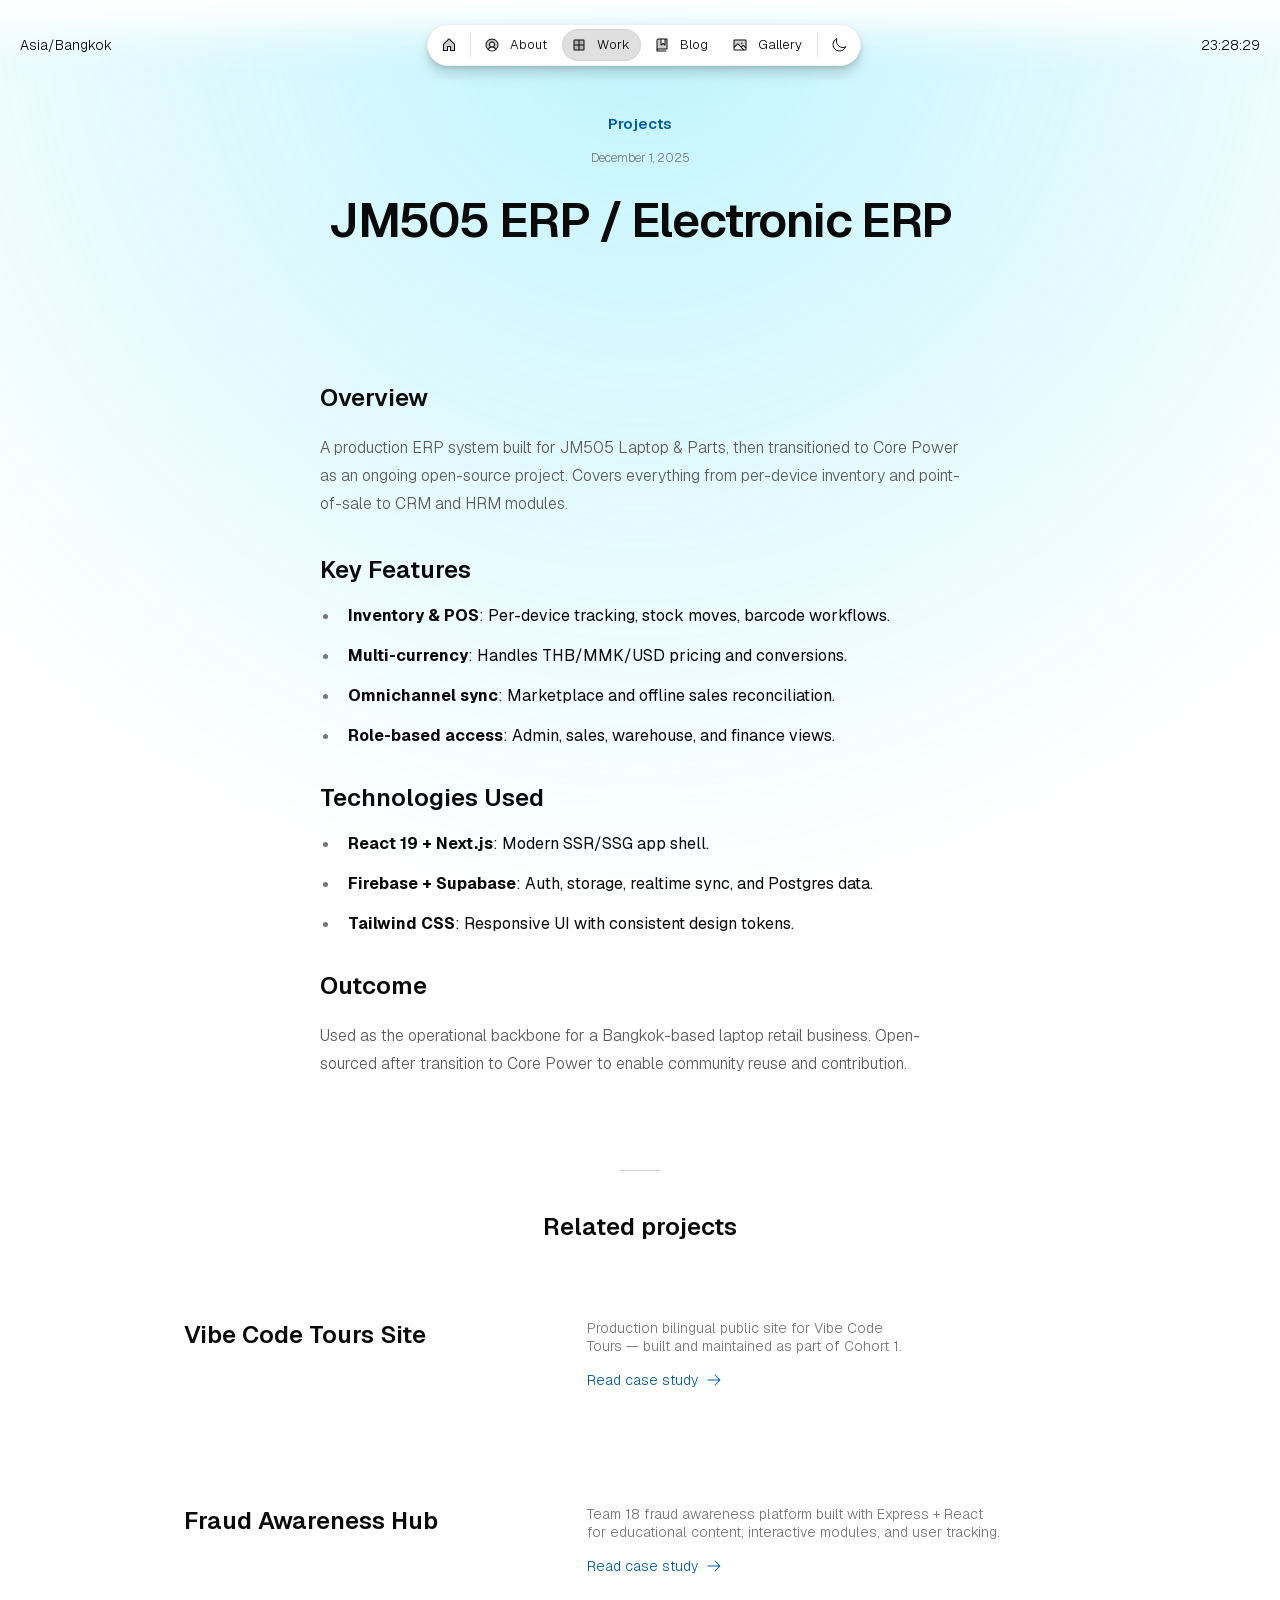
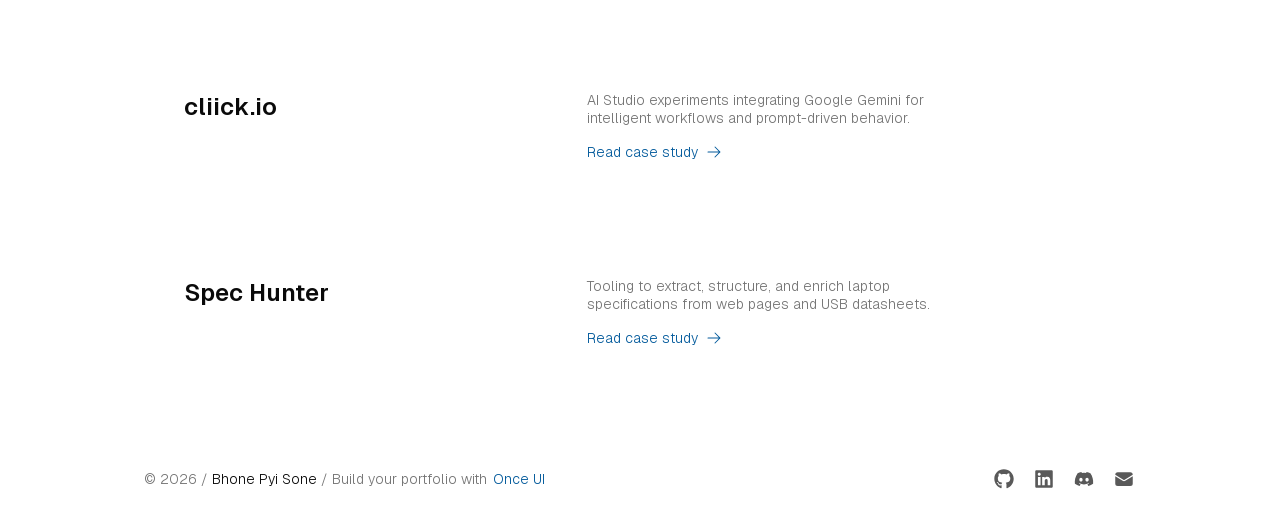
<file: work/electronic-erp.html>
<!DOCTYPE html><html class="display-flex position-relative min-width-0 fill-width geist_d82bf9db-module__Ifi_Dq__variable geist_250f8b91-module__B2UTAq__variable geist_4edd9b70-module__GC7HaW__variable geist_mono_90672d7c-module__qcY_rq__variable " lang="en"><head><meta charSet="utf-8"/><meta name="viewport" content="width=device-width, initial-scale=1"/><link rel="preload" href="/_next/static/media/797e433ab948586e-s.p.0r6juujl39pe6.woff2" as="font" crossorigin="" type="font/woff2"/><link rel="preload" href="/_next/static/media/caa3a2e1cccd8315-s.p.0wgildi0cnwt9.woff2" as="font" crossorigin="" type="font/woff2"/><link rel="stylesheet" href="/_next/static/chunks/3t0bde4mr3fuo.css" data-precedence="next"/><link rel="stylesheet" href="/_next/static/chunks/40kez1wtk9g7n.css" data-precedence="next"/><link rel="stylesheet" href="/_next/static/chunks/2qyf_eb92by73.css" data-precedence="next"/><link rel="stylesheet" href="/_next/static/chunks/22ulfw4osyhno.css" data-precedence="next"/><link rel="stylesheet" href="/_next/static/chunks/3kk56ronlzm8d.css" data-precedence="next"/><link rel="preload" as="script" fetchPriority="low" href="/_next/static/chunks/00b9wm5dtl3bf.js"/><script src="/_next/static/chunks/35ko02lhcx9le.js" async=""></script><script src="/_next/static/chunks/0x2xtjf9k0dvm.js" async=""></script><script src="/_next/static/chunks/turbopack-0wat1emyl6_en.js" async=""></script><script src="/_next/static/chunks/1aflf8jqovzbu.js" async="" crossorigin=""></script><script src="/_next/static/chunks/1t44q5u-rd2q0.js" async="" crossorigin=""></script><script src="/_next/static/chunks/1w6cndwplt6s9.js" async="" crossorigin=""></script><title>JM505 ERP / Electronic ERP</title><meta name="description" content="Full-stack ERP/POS/CRM for laptop retail: per-device inventory, sales tracking, multi-currency support, and omnichannel sync."/><meta property="og:title" content="JM505 ERP / Electronic ERP"/><meta property="og:description" content="Full-stack ERP/POS/CRM for laptop retail: per-device inventory, sales tracking, multi-currency support, and omnichannel sync."/><meta property="og:url" content="https://bhonepyisone.github.io/work/electronic-erp"/><meta property="og:image" content="https://bhonepyisone.github.io/api/og/generate?title=JM505%20ERP%20/%20Electronic%20ERP"/><meta property="og:image:alt" content="JM505 ERP / Electronic ERP"/><meta property="og:type" content="website"/><meta name="twitter:card" content="summary_large_image"/><meta name="twitter:title" content="JM505 ERP / Electronic ERP"/><meta name="twitter:description" content="Full-stack ERP/POS/CRM for laptop retail: per-device inventory, sales tracking, multi-currency support, and omnichannel sync."/><meta name="twitter:image" content="https://bhonepyisone.github.io/api/og/generate?title=JM505%20ERP%20/%20Electronic%20ERP"/><link rel="icon" href="/favicon.ico?favicon.2d94g_gtj9-dr.ico" sizes="120x120" type="image/x-icon"/><meta name="next-size-adjust" content=""/><script id="theme-init">
              (function() {
                try {
                  const root = document.documentElement;
                  const defaultTheme = 'system';
                  
                  // Set defaults from config
                  const config = {"brand":"cyan","accent":"red","neutral":"gray","solid":"contrast","solid-style":"flat","border":"playful","surface":"translucent","transition":"all","scaling":"100","viz-style":"gradient"};
                  
                  // Apply default values
                  Object.entries(config).forEach(([key, value]) => {
                    root.setAttribute('data-' + key, value);
                  });
                  
                  // Resolve theme
                  const resolveTheme = (themeValue) => {
                    if (!themeValue || themeValue === 'system') {
                      return window.matchMedia('(prefers-color-scheme: dark)').matches ? 'dark' : 'light';
                    }
                    return themeValue;
                  };
                  
                  // Apply saved theme
                  const savedTheme = localStorage.getItem('data-theme');
                  const resolvedTheme = resolveTheme(savedTheme);
                  root.setAttribute('data-theme', resolvedTheme);
                  
                  // Apply any saved style overrides
                  const styleKeys = Object.keys(config);
                  styleKeys.forEach(key => {
                    const value = localStorage.getItem('data-' + key);
                    if (value) {
                      root.setAttribute('data-' + key, value);
                    }
                  });
                } catch (e) {
                  console.error('Failed to initialize theme:', e);
                  document.documentElement.setAttribute('data-theme', 'dark');
                }
              })();
            </script><script src="/_next/static/chunks/0cz1d0mv5g_q7.js" noModule=""></script></head><body class="display-flex position-relative p-0 m-0 page-background flex-column align-center min-width-0 fill-width " style="min-height:100vh"><div hidden=""><!--$--><!--/$--></div><div class="display-flex position-absolute fill min-width-0 min-height-0 min-width-0 fill-width RevealFx-module-scss-module__6G5tfa__revealFx RevealFx-module-scss-module__6G5tfa__hidden  " style="transform:translateY(undefined);transition-duration:2s"><div class="display-flex position-relative overflow-hidden fill min-height-0 min-width-0 "><div class="display-flex position-absolute top-0 left-0 overflow-hidden fill min-height-0 min-width-0 Mask-module-scss-module__b7fjhq__mask " style="--mask-position-x:50%;--mask-position-y:0%;--mask-radius:100vh"><div class="display-flex position-absolute top-0 left-0 pointer-events-none opacity-40 fill min-height-0 min-width-0 Background-module-scss-module__ijNboa__dots " style="--dots-color:var(--brand-background-strong);--dots-size:var(--static-space-2)"></div></div></div></div><div class="display-flex position-relative min-width-0 fill-width s-flex-hide xs-flex-hide" style="min-height:var(--static-space-16)"></div><div class="display-flex position-fixed min-width-0 fill-width z-index-9 Fade-module-scss-module__WhQGgG__mask s-flex-hide xs-flex-hide" style="height:var(--static-space-80);--base-color:var(--page-background);--gradient-direction:180deg"></div><div class="display-flex position-fixed flex-hide bottom-0 min-width-0 fill-width z-index-9 Fade-module-scss-module__WhQGgG__mask s-flex-show xs-flex-show" style="height:var(--static-space-80);--base-color:var(--page-background);--gradient-direction:0deg"></div><header class="display-flex position-sticky p-8 top-0 justify-center fit-height min-width-0 fill-width z-index-9 Header-module-scss-module__t7BEda__position s-position-fixed xs-position-fixed" data-border="rounded"><div class="display-flex position-relative pl-12 align-center min-width-0 fill-width font-body font-default font-s "><div class="display-flex position-relative s-flex-hide xs-flex-hide">Asia/Bangkok</div></div><div class="display-flex position-relative justify-center min-width-0 fill-width "><div class="display-flex position-relative p-4 page-background neutral-border-alpha-weak border-solid border-1 radius-m-4 justify-center shadow-l z-index-1 "><div class="display-flex position-relative g-4 align-center font-body font-default font-s "><a class="ToggleButton-module-scss-module__9rlAba__button ToggleButton-module-scss-module__9rlAba__ghost ToggleButton-module-scss-module__9rlAba__m radius-m text-decoration-none button cursor-interactive fit-width justify-center" href="/"><span class="display-inline-flex position-relative fit color-inherit Icon-module-scss-module__glKzjG__xs " aria-hidden="true"><svg stroke="currentColor" fill="currentColor" stroke-width="0" viewBox="0 0 256 256" height="1em" width="1em" xmlns="http://www.w3.org/2000/svg"><path d="M216,120v96H152V152H104v64H40V120a8,8,0,0,1,2.34-5.66l80-80a8,8,0,0,1,11.32,0l80,80A8,8,0,0,1,216,120Z" opacity="0.2"></path><path d="M219.31,108.68l-80-80a16,16,0,0,0-22.62,0l-80,80A15.87,15.87,0,0,0,32,120v96a8,8,0,0,0,8,8h64a8,8,0,0,0,8-8V160h32v56a8,8,0,0,0,8,8h64a8,8,0,0,0,8-8V120A15.87,15.87,0,0,0,219.31,108.68ZM208,208H160V152a8,8,0,0,0-8-8H104a8,8,0,0,0-8,8v56H48V120l80-80,80,80Z"></path></svg></span></a><div class="display-flex position-relative neutral-background-alpha-medium flex-column min-height-0 fill-height " style="min-width:var(--static-space-1);max-height:var(--static-space-24);width:var(--static-space-1)"></div><div class="display-flex position-relative s-flex-hide xs-flex-hide"><a class="ToggleButton-module-scss-module__9rlAba__button ToggleButton-module-scss-module__9rlAba__ghost ToggleButton-module-scss-module__9rlAba__m radius-m text-decoration-none button cursor-interactive fit-width justify-center" href="/about"><span class="display-inline-flex position-relative fit color-inherit Icon-module-scss-module__glKzjG__xs " aria-hidden="true"><svg stroke="currentColor" fill="currentColor" stroke-width="0" viewBox="0 0 256 256" height="1em" width="1em" xmlns="http://www.w3.org/2000/svg"><path d="M224,128a95.76,95.76,0,0,1-31.8,71.37A72,72,0,0,0,128,160a40,40,0,1,0-40-40,40,40,0,0,0,40,40,72,72,0,0,0-64.2,39.37h0A96,96,0,1,1,224,128Z" opacity="0.2"></path><path d="M128,24A104,104,0,1,0,232,128,104.11,104.11,0,0,0,128,24ZM74.08,197.5a64,64,0,0,1,107.84,0,87.83,87.83,0,0,1-107.84,0ZM96,120a32,32,0,1,1,32,32A32,32,0,0,1,96,120Zm97.76,66.41a79.66,79.66,0,0,0-36.06-28.75,48,48,0,1,0-59.4,0,79.66,79.66,0,0,0-36.06,28.75,88,88,0,1,1,131.52,0Z"></path></svg></span><div class="display-flex position-static px-2 justify-center font-label font-s font-default ">About</div></a></div><div class="display-flex position-relative flex-hide s-flex-show xs-flex-show"><a class="ToggleButton-module-scss-module__9rlAba__button ToggleButton-module-scss-module__9rlAba__ghost ToggleButton-module-scss-module__9rlAba__m radius-m text-decoration-none button cursor-interactive fit-width justify-center" href="/about"><span class="display-inline-flex position-relative fit color-inherit Icon-module-scss-module__glKzjG__xs " aria-hidden="true"><svg stroke="currentColor" fill="currentColor" stroke-width="0" viewBox="0 0 256 256" height="1em" width="1em" xmlns="http://www.w3.org/2000/svg"><path d="M224,128a95.76,95.76,0,0,1-31.8,71.37A72,72,0,0,0,128,160a40,40,0,1,0-40-40,40,40,0,0,0,40,40,72,72,0,0,0-64.2,39.37h0A96,96,0,1,1,224,128Z" opacity="0.2"></path><path d="M128,24A104,104,0,1,0,232,128,104.11,104.11,0,0,0,128,24ZM74.08,197.5a64,64,0,0,1,107.84,0,87.83,87.83,0,0,1-107.84,0ZM96,120a32,32,0,1,1,32,32A32,32,0,0,1,96,120Zm97.76,66.41a79.66,79.66,0,0,0-36.06-28.75,48,48,0,1,0-59.4,0,79.66,79.66,0,0,0-36.06,28.75,88,88,0,1,1,131.52,0Z"></path></svg></span></a></div><div class="display-flex position-relative s-flex-hide xs-flex-hide"><a class="ToggleButton-module-scss-module__9rlAba__button ToggleButton-module-scss-module__9rlAba__ghost ToggleButton-module-scss-module__9rlAba__m ToggleButton-module-scss-module__9rlAba__selected radius-m text-decoration-none button cursor-interactive fit-width justify-center" href="/work"><span class="display-inline-flex position-relative fit color-inherit Icon-module-scss-module__glKzjG__xs " aria-hidden="true"><svg stroke="currentColor" fill="currentColor" stroke-width="0" viewBox="0 0 256 256" height="1em" width="1em" xmlns="http://www.w3.org/2000/svg"><path d="M208,56V200a8,8,0,0,1-8,8H56a8,8,0,0,1-8-8V56a8,8,0,0,1,8-8H200A8,8,0,0,1,208,56Z" opacity="0.2"></path><path d="M200,40H56A16,16,0,0,0,40,56V200a16,16,0,0,0,16,16H200a16,16,0,0,0,16-16V56A16,16,0,0,0,200,40Zm0,80H136V56h64ZM120,56v64H56V56ZM56,136h64v64H56Zm144,64H136V136h64v64Z"></path></svg></span><div class="display-flex position-static px-2 justify-center font-label font-s font-default ">Work</div></a></div><div class="display-flex position-relative flex-hide s-flex-show xs-flex-show"><a class="ToggleButton-module-scss-module__9rlAba__button ToggleButton-module-scss-module__9rlAba__ghost ToggleButton-module-scss-module__9rlAba__m ToggleButton-module-scss-module__9rlAba__selected radius-m text-decoration-none button cursor-interactive fit-width justify-center" href="/work"><span class="display-inline-flex position-relative fit color-inherit Icon-module-scss-module__glKzjG__xs " aria-hidden="true"><svg stroke="currentColor" fill="currentColor" stroke-width="0" viewBox="0 0 256 256" height="1em" width="1em" xmlns="http://www.w3.org/2000/svg"><path d="M208,56V200a8,8,0,0,1-8,8H56a8,8,0,0,1-8-8V56a8,8,0,0,1,8-8H200A8,8,0,0,1,208,56Z" opacity="0.2"></path><path d="M200,40H56A16,16,0,0,0,40,56V200a16,16,0,0,0,16,16H200a16,16,0,0,0,16-16V56A16,16,0,0,0,200,40Zm0,80H136V56h64ZM120,56v64H56V56ZM56,136h64v64H56Zm144,64H136V136h64v64Z"></path></svg></span></a></div><div class="display-flex position-relative s-flex-hide xs-flex-hide"><a class="ToggleButton-module-scss-module__9rlAba__button ToggleButton-module-scss-module__9rlAba__ghost ToggleButton-module-scss-module__9rlAba__m radius-m text-decoration-none button cursor-interactive fit-width justify-center" href="/blog"><span class="display-inline-flex position-relative fit color-inherit Icon-module-scss-module__glKzjG__xs " aria-hidden="true"><svg stroke="currentColor" fill="currentColor" stroke-width="0" viewBox="0 0 256 256" height="1em" width="1em" xmlns="http://www.w3.org/2000/svg"><path d="M208,32V192H72a24,24,0,0,0-24,24V56A24,24,0,0,1,72,32h40v96l32-24,32,24V32Z" opacity="0.2"></path><path d="M208,24H72A32,32,0,0,0,40,56V224a8,8,0,0,0,8,8H192a8,8,0,0,0,0-16H56a16,16,0,0,1,16-16H208a8,8,0,0,0,8-8V32A8,8,0,0,0,208,24ZM120,40h48v72L148.79,97.6a8,8,0,0,0-9.6,0L120,112Zm80,144H72a31.82,31.82,0,0,0-16,4.29V56A16,16,0,0,1,72,40h32v88a8,8,0,0,0,12.8,6.4L144,114l27.21,20.4A8,8,0,0,0,176,136a8.1,8.1,0,0,0,3.58-.84A8,8,0,0,0,184,128V40h16Z"></path></svg></span><div class="display-flex position-static px-2 justify-center font-label font-s font-default ">Blog</div></a></div><div class="display-flex position-relative flex-hide s-flex-show xs-flex-show"><a class="ToggleButton-module-scss-module__9rlAba__button ToggleButton-module-scss-module__9rlAba__ghost ToggleButton-module-scss-module__9rlAba__m radius-m text-decoration-none button cursor-interactive fit-width justify-center" href="/blog"><span class="display-inline-flex position-relative fit color-inherit Icon-module-scss-module__glKzjG__xs " aria-hidden="true"><svg stroke="currentColor" fill="currentColor" stroke-width="0" viewBox="0 0 256 256" height="1em" width="1em" xmlns="http://www.w3.org/2000/svg"><path d="M208,32V192H72a24,24,0,0,0-24,24V56A24,24,0,0,1,72,32h40v96l32-24,32,24V32Z" opacity="0.2"></path><path d="M208,24H72A32,32,0,0,0,40,56V224a8,8,0,0,0,8,8H192a8,8,0,0,0,0-16H56a16,16,0,0,1,16-16H208a8,8,0,0,0,8-8V32A8,8,0,0,0,208,24ZM120,40h48v72L148.79,97.6a8,8,0,0,0-9.6,0L120,112Zm80,144H72a31.82,31.82,0,0,0-16,4.29V56A16,16,0,0,1,72,40h32v88a8,8,0,0,0,12.8,6.4L144,114l27.21,20.4A8,8,0,0,0,176,136a8.1,8.1,0,0,0,3.58-.84A8,8,0,0,0,184,128V40h16Z"></path></svg></span></a></div><div class="display-flex position-relative s-flex-hide xs-flex-hide"><a class="ToggleButton-module-scss-module__9rlAba__button ToggleButton-module-scss-module__9rlAba__ghost ToggleButton-module-scss-module__9rlAba__m radius-m text-decoration-none button cursor-interactive fit-width justify-center" href="/gallery"><span class="display-inline-flex position-relative fit color-inherit Icon-module-scss-module__glKzjG__xs " aria-hidden="true"><svg stroke="currentColor" fill="currentColor" stroke-width="0" viewBox="0 0 256 256" height="1em" width="1em" xmlns="http://www.w3.org/2000/svg"><path d="M224,56V178.06l-39.72-39.72a8,8,0,0,0-11.31,0L147.31,164,97.66,114.34a8,8,0,0,0-11.32,0L32,168.69V56a8,8,0,0,1,8-8H216A8,8,0,0,1,224,56Z" opacity="0.2"></path><path d="M216,40H40A16,16,0,0,0,24,56V200a16,16,0,0,0,16,16H216a16,16,0,0,0,16-16V56A16,16,0,0,0,216,40Zm0,16V158.75l-26.07-26.06a16,16,0,0,0-22.63,0l-20,20-44-44a16,16,0,0,0-22.62,0L40,149.37V56ZM40,172l52-52,80,80H40Zm176,28H194.63l-36-36,20-20L216,181.38V200ZM144,100a12,12,0,1,1,12,12A12,12,0,0,1,144,100Z"></path></svg></span><div class="display-flex position-static px-2 justify-center font-label font-s font-default ">Gallery</div></a></div><div class="display-flex position-relative flex-hide s-flex-show xs-flex-show"><a class="ToggleButton-module-scss-module__9rlAba__button ToggleButton-module-scss-module__9rlAba__ghost ToggleButton-module-scss-module__9rlAba__m radius-m text-decoration-none button cursor-interactive fit-width justify-center" href="/gallery"><span class="display-inline-flex position-relative fit color-inherit Icon-module-scss-module__glKzjG__xs " aria-hidden="true"><svg stroke="currentColor" fill="currentColor" stroke-width="0" viewBox="0 0 256 256" height="1em" width="1em" xmlns="http://www.w3.org/2000/svg"><path d="M224,56V178.06l-39.72-39.72a8,8,0,0,0-11.31,0L147.31,164,97.66,114.34a8,8,0,0,0-11.32,0L32,168.69V56a8,8,0,0,1,8-8H216A8,8,0,0,1,224,56Z" opacity="0.2"></path><path d="M216,40H40A16,16,0,0,0,24,56V200a16,16,0,0,0,16,16H216a16,16,0,0,0,16-16V56A16,16,0,0,0,216,40Zm0,16V158.75l-26.07-26.06a16,16,0,0,0-22.63,0l-20,20-44-44a16,16,0,0,0-22.62,0L40,149.37V56ZM40,172l52-52,80,80H40Zm176,28H194.63l-36-36,20-20L216,181.38V200ZM144,100a12,12,0,1,1,12,12A12,12,0,0,1,144,100Z"></path></svg></span></a></div><div class="display-flex position-relative neutral-background-alpha-medium flex-column min-height-0 fill-height " style="min-width:var(--static-space-1);max-height:var(--static-space-24);width:var(--static-space-1)"></div><button class="ToggleButton-module-scss-module__9rlAba__button ToggleButton-module-scss-module__9rlAba__ghost ToggleButton-module-scss-module__9rlAba__m radius-m text-decoration-none button cursor-interactive fit-width justify-center" aria-label="Switch to dark mode"><span class="display-inline-flex position-relative fit color-inherit Icon-module-scss-module__glKzjG__xs " aria-hidden="true"><svg stroke="currentColor" fill="none" stroke-width="1.5" viewBox="0 0 24 24" aria-hidden="true" height="1em" width="1em" xmlns="http://www.w3.org/2000/svg"><path stroke-linecap="round" stroke-linejoin="round" d="M21.752 15.002A9.72 9.72 0 0 1 18 15.75c-5.385 0-9.75-4.365-9.75-9.75 0-1.33.266-2.597.748-3.752A9.753 9.753 0 0 0 3 11.25C3 16.635 7.365 21 12.75 21a9.753 9.753 0 0 0 9.002-5.998Z"></path></svg></span></button></div></div></div><div class="display-flex position-relative justify-end align-center min-width-0 fill-width "><div class="display-flex position-relative pr-12 g-20 justify-end align-center font-body font-default font-s "><div class="display-flex position-relative s-flex-hide xs-flex-hide"></div></div></div></header><div class="display-flex position-relative p-l flex-1 justify-center min-width-0 fill-width "><div class="display-flex position-relative justify-center min-width-0 fill-width " style="min-height:var(--static-space-0)"><div class="display-flex position-relative py-128 justify-center min-width-0 fill-width "><div class="display-flex position-relative center "><div class="display-flex position-relative center Spinner-module-scss-module__imkilW__m " role="status" aria-label="Loading"><div class="display-flex position-relative fill min-height-0 min-width-0 "><div class="display-flex position-absolute neutral-border-alpha-medium border-1 border-solid radius-full fill min-height-0 min-width-0 Spinner-module-scss-module__imkilW__size "></div><div class="display-flex position-relative border-solid radius-full fill min-height-0 min-width-0 Spinner-module-scss-module__imkilW__spinner Spinner-module-scss-module__imkilW__size "></div></div></div></div></div></div></div><footer class="display-flex position-relative p-8 justify-center min-width-0 fill-width s-flex-column"><div class="display-flex position-relative px-16 py-8 g-16 justify-between align-center fill-width max-width-m Footer-module-scss-module__DkSkqG__mobile s-flex-column s-align-center xs-align-center s-align-center xs-align-center"><span class="font-body font-default font-s neutral-on-background-strong"><span class="neutral-on-background-weak">© <!-- -->2026<!-- --> /</span><span class="px-4">Bhone Pyi Sone</span><span class="neutral-on-background-weak">/ Build your portfolio with<!-- --> <a href="https://once-ui.com/products/magic-portfolio" target="_blank" rel="noreferrer" class="reset-button-styles focus-ring align-center display-inline-flex g-8 radius-s fit-width px-2 mx-2">Once UI</a></span></span><div class="display-flex position-relative g-16 "><div class="display-flex position-relative "><a href="https://github.com/bhonepyisone" target="_blank" rel="noreferrer" class="Button-module-scss-module__Z_19_G__button Button-module-scss-module__Z_19_G__ghost IconButton-module-scss-module__-vAwNG__s radius-m text-decoration-none button cursor-interactive" aria-label="GitHub" aria-disabled="false"><div class="display-flex position-relative center fill min-height-0 min-width-0 "><span class="display-inline-flex position-relative fit color-inherit Icon-module-scss-module__glKzjG__s " aria-hidden="true"><svg stroke="currentColor" fill="currentColor" stroke-width="0" viewBox="0 0 496 512" height="1em" width="1em" xmlns="http://www.w3.org/2000/svg"><path d="M165.9 397.4c0 2-2.3 3.6-5.2 3.6-3.3.3-5.6-1.3-5.6-3.6 0-2 2.3-3.6 5.2-3.6 3-.3 5.6 1.3 5.6 3.6zm-31.1-4.5c-.7 2 1.3 4.3 4.3 4.9 2.6 1 5.6 0 6.2-2s-1.3-4.3-4.3-5.2c-2.6-.7-5.5.3-6.2 2.3zm44.2-1.7c-2.9.7-4.9 2.6-4.6 4.9.3 2 2.9 3.3 5.9 2.6 2.9-.7 4.9-2.6 4.6-4.6-.3-1.9-3-3.2-5.9-2.9zM244.8 8C106.1 8 0 113.3 0 252c0 110.9 69.8 205.8 169.5 239.2 12.8 2.3 17.3-5.6 17.3-12.1 0-6.2-.3-40.4-.3-61.4 0 0-70 15-84.7-29.8 0 0-11.4-29.1-27.8-36.6 0 0-22.9-15.7 1.6-15.4 0 0 24.9 2 38.6 25.8 21.9 38.6 58.6 27.5 72.9 20.9 2.3-16 8.8-27.1 16-33.7-55.9-6.2-112.3-14.3-112.3-110.5 0-27.5 7.6-41.3 23.6-58.9-2.6-6.5-11.1-33.3 2.6-67.9 20.9-6.5 69 27 69 27 20-5.6 41.5-8.5 62.8-8.5s42.8 2.9 62.8 8.5c0 0 48.1-33.6 69-27 13.7 34.7 5.2 61.4 2.6 67.9 16 17.7 25.8 31.5 25.8 58.9 0 96.5-58.9 104.2-114.8 110.5 9.2 7.9 17 22.9 17 46.4 0 33.7-.3 75.4-.3 83.6 0 6.5 4.6 14.4 17.3 12.1C428.2 457.8 496 362.9 496 252 496 113.3 383.5 8 244.8 8zM97.2 352.9c-1.3 1-1 3.3.7 5.2 1.6 1.6 3.9 2.3 5.2 1 1.3-1 1-3.3-.7-5.2-1.6-1.6-3.9-2.3-5.2-1zm-10.8-8.1c-.7 1.3.3 2.9 2.3 3.9 1.6 1 3.6.7 4.3-.7.7-1.3-.3-2.9-2.3-3.9-2-.6-3.6-.3-4.3.7zm32.4 35.6c-1.6 1.3-1 4.3 1.3 6.2 2.3 2.3 5.2 2.6 6.5 1 1.3-1.3.7-4.3-1.3-6.2-2.2-2.3-5.2-2.6-6.5-1zm-11.4-14.7c-1.6 1-1.6 3.6 0 5.9 1.6 2.3 4.3 3.3 5.6 2.3 1.6-1.3 1.6-3.9 0-6.2-1.4-2.3-4-3.3-5.6-2z"></path></svg></span></div></a></div><div class="display-flex position-relative "><a href="https://linkedin.com/in/bhonepyisone" target="_blank" rel="noreferrer" class="Button-module-scss-module__Z_19_G__button Button-module-scss-module__Z_19_G__ghost IconButton-module-scss-module__-vAwNG__s radius-m text-decoration-none button cursor-interactive" aria-label="LinkedIn" aria-disabled="false"><div class="display-flex position-relative center fill min-height-0 min-width-0 "><span class="display-inline-flex position-relative fit color-inherit Icon-module-scss-module__glKzjG__s " aria-hidden="true"><svg stroke="currentColor" fill="currentColor" stroke-width="0" viewBox="0 0 448 512" height="1em" width="1em" xmlns="http://www.w3.org/2000/svg"><path d="M416 32H31.9C14.3 32 0 46.5 0 64.3v383.4C0 465.5 14.3 480 31.9 480H416c17.6 0 32-14.5 32-32.3V64.3c0-17.8-14.4-32.3-32-32.3zM135.4 416H69V202.2h66.5V416zm-33.2-243c-21.3 0-38.5-17.3-38.5-38.5S80.9 96 102.2 96c21.2 0 38.5 17.3 38.5 38.5 0 21.3-17.2 38.5-38.5 38.5zm282.1 243h-66.4V312c0-24.8-.5-56.7-34.5-56.7-34.6 0-39.9 27-39.9 54.9V416h-66.4V202.2h63.7v29.2h.9c8.9-16.8 30.6-34.5 62.9-34.5 67.2 0 79.7 44.3 79.7 101.9V416z"></path></svg></span></div></a></div><div class="display-flex position-relative "><a href="https://discord.com" target="_blank" rel="noreferrer" class="Button-module-scss-module__Z_19_G__button Button-module-scss-module__Z_19_G__ghost IconButton-module-scss-module__-vAwNG__s radius-m text-decoration-none button cursor-interactive" aria-label="Discord" aria-disabled="false"><div class="display-flex position-relative center fill min-height-0 min-width-0 "><span class="display-inline-flex position-relative fit color-inherit Icon-module-scss-module__glKzjG__s " aria-hidden="true"><svg stroke="currentColor" fill="currentColor" stroke-width="0" viewBox="0 0 640 512" height="1em" width="1em" xmlns="http://www.w3.org/2000/svg"><path d="M524.531,69.836a1.5,1.5,0,0,0-.764-.7A485.065,485.065,0,0,0,404.081,32.03a1.816,1.816,0,0,0-1.923.91,337.461,337.461,0,0,0-14.9,30.6,447.848,447.848,0,0,0-134.426,0,309.541,309.541,0,0,0-15.135-30.6,1.89,1.89,0,0,0-1.924-.91A483.689,483.689,0,0,0,116.085,69.137a1.712,1.712,0,0,0-.788.676C39.068,183.651,18.186,294.69,28.43,404.354a2.016,2.016,0,0,0,.765,1.375A487.666,487.666,0,0,0,176.02,479.918a1.9,1.9,0,0,0,2.063-.676A348.2,348.2,0,0,0,208.12,430.4a1.86,1.86,0,0,0-1.019-2.588,321.173,321.173,0,0,1-45.868-21.853,1.885,1.885,0,0,1-.185-3.126c3.082-2.309,6.166-4.711,9.109-7.137a1.819,1.819,0,0,1,1.9-.256c96.229,43.917,200.41,43.917,295.5,0a1.812,1.812,0,0,1,1.924.233c2.944,2.426,6.027,4.851,9.132,7.16a1.884,1.884,0,0,1-.162,3.126,301.407,301.407,0,0,1-45.89,21.83,1.875,1.875,0,0,0-1,2.611,391.055,391.055,0,0,0,30.014,48.815,1.864,1.864,0,0,0,2.063.7A486.048,486.048,0,0,0,610.7,405.729a1.882,1.882,0,0,0,.765-1.352C623.729,277.594,590.933,167.465,524.531,69.836ZM222.491,337.58c-28.972,0-52.844-26.587-52.844-59.239S193.056,219.1,222.491,219.1c29.665,0,53.306,26.82,52.843,59.239C275.334,310.993,251.924,337.58,222.491,337.58Zm195.38,0c-28.971,0-52.843-26.587-52.843-59.239S388.437,219.1,417.871,219.1c29.667,0,53.307,26.82,52.844,59.239C470.715,310.993,447.538,337.58,417.871,337.58Z"></path></svg></span></div></a></div><div class="display-flex position-relative "><a class="Button-module-scss-module__Z_19_G__button Button-module-scss-module__Z_19_G__ghost IconButton-module-scss-module__-vAwNG__s radius-m text-decoration-none button cursor-interactive" aria-label="Email" aria-disabled="false" href="mailto:bhone.ps@proton.me"><div class="display-flex position-relative center fill min-height-0 min-width-0 "><span class="display-inline-flex position-relative fit color-inherit Icon-module-scss-module__glKzjG__s " aria-hidden="true"><svg stroke="currentColor" fill="currentColor" stroke-width="0" viewBox="0 0 24 24" aria-hidden="true" height="1em" width="1em" xmlns="http://www.w3.org/2000/svg"><path d="M1.5 8.67v8.58a3 3 0 0 0 3 3h15a3 3 0 0 0 3-3V8.67l-8.928 5.493a3 3 0 0 1-3.144 0L1.5 8.67Z"></path><path d="M22.5 6.908V6.75a3 3 0 0 0-3-3h-15a3 3 0 0 0-3 3v.158l9.714 5.978a1.5 1.5 0 0 0 1.572 0L22.5 6.908Z"></path></svg></span></div></a></div></div></div><div class="display-flex position-relative flex-hide s-flex-show xs-flex-show" style="height:var(--static-space-80)"></div></footer><script src="/_next/static/chunks/00b9wm5dtl3bf.js" id="_R_" async=""></script><script>(self.__next_f=self.__next_f||[]).push([0])</script><script>self.__next_f.push([1,"1:\"$Sreact.fragment\"\n3:I[39756,[\"/_next/static/chunks/1aflf8jqovzbu.js\",\"/_next/static/chunks/1t44q5u-rd2q0.js\",\"/_next/static/chunks/1w6cndwplt6s9.js\"],\"default\"]\n4:I[37457,[\"/_next/static/chunks/1aflf8jqovzbu.js\",\"/_next/static/chunks/1t44q5u-rd2q0.js\",\"/_next/static/chunks/1w6cndwplt6s9.js\"],\"default\"]\n6:I[97367,[\"/_next/static/chunks/1aflf8jqovzbu.js\",\"/_next/static/chunks/1t44q5u-rd2q0.js\",\"/_next/static/chunks/1w6cndwplt6s9.js\"],\"OutletBoundary\"]\n7:\"$Sreact.suspense\"\na:I[97367,[\"/_next/static/chunks/1aflf8jqovzbu.js\",\"/_next/static/chunks/1t44q5u-rd2q0.js\",\"/_next/static/chunks/1w6cndwplt6s9.js\"],\"ViewportBoundary\"]\nc:I[97367,[\"/_next/static/chunks/1aflf8jqovzbu.js\",\"/_next/static/chunks/1t44q5u-rd2q0.js\",\"/_next/static/chunks/1w6cndwplt6s9.js\"],\"MetadataBoundary\"]\ne:I[68027,[\"/_next/static/chunks/1aflf8jqovzbu.js\",\"/_next/static/chunks/1t44q5u-rd2q0.js\",\"/_next/static/chunks/1w6cndwplt6s9.js\"],\"default\",1]\n:HL[\"/_next/static/chunks/3t0bde4mr3fuo.css\",\"style\"]\n:HL[\"/_next/static/chunks/40kez1wtk9g7n.css\",\"style\"]\n:HL[\"/_next/static/chunks/2qyf_eb92by73.css\",\"style\"]\n:HL[\"/_next/static/chunks/22ulfw4osyhno.css\",\"style\"]\n:HL[\"/_next/static/chunks/3kk56ronlzm8d.css\",\"style\"]\n:HL[\"/_next/static/media/797e433ab948586e-s.p.0r6juujl39pe6.woff2\",\"font\",{\"crossOrigin\":\"\",\"type\":\"font/woff2\"}]\n:HL[\"/_next/static/media/caa3a2e1cccd8315-s.p.0wgildi0cnwt9.woff2\",\"font\",{\"crossOrigin\":\"\",\"type\":\"font/woff2\"}]\n9:X\n0:{\"P\":null,\"c\":[\"\",\"work\",\"electronic-erp\"],\"q\":\"\",\"i\":false,\"f\":[[[\"\",{\"children\":[\"work\",{\"children\":[[\"slug\",\"electronic-erp\",\"d\",[\"projects\"]],{\"children\":[\"__PAGE__\",{},\"$undefined\",\"$undefined\",4608]},\"$undefined\",\"$undefined\",4608]},\"$undefined\",\"$undefined\",4608]},\"$undefined\",\"$undefined\",4624],[[\"$\",\"$1\",\"c\",{\"children\":[[[\"$\",\"link\",\"0\",{\"rel\":\"stylesheet\",\"href\":\"/_next/static/chunks/3t0bde4mr3fuo.css\",\"precedence\":\"next\",\"crossOrigin\":\"$undefined\",\"nonce\":\"$undefined\"}],[\"$\",\"link\",\"1\",{\"rel\":\"stylesheet\",\"href\":\"/_next/static/chunks/40kez1wtk9g7n.css\",\"precedence\":\"next\",\"crossOrigin\":\"$undefined\",\"nonce\":\"$undefined\"}],[\"$\",\"link\",\"2\",{\"rel\":\"stylesheet\",\"href\":\"/_next/static/chunks/2qyf_eb92by73.css\",\"precedence\":\"next\",\"crossOrigin\":\"$undefined\",\"nonce\":\"$undefined\"}],[\"$\",\"link\",\"3\",{\"rel\":\"stylesheet\",\"href\":\"/_next/static/chunks/22ulfw4osyhno.css\",\"precedence\":\"next\",\"crossOrigin\":\"$undefined\",\"nonce\":\"$undefined\"}],[\"$\",\"link\",\"4\",{\"rel\":\"stylesheet\",\"href\":\"/_next/static/chunks/3kk56ronlzm8d.css\",\"precedence\":\"next\",\"crossOrigin\":\"$undefined\",\"nonce\":\"$undefined\"}],[\"$\",\"script\",\"script-0\",{\"src\":\"/_next/static/chunks/1aflf8jqovzbu.js\",\"async\":true,\"nonce\":\"$undefined\"}],[\"$\",\"script\",\"script-1\",{\"src\":\"/_next/static/chunks/1t44q5u-rd2q0.js\",\"async\":true,\"nonce\":\"$undefined\"}],[\"$\",\"script\",\"script-2\",{\"src\":\"/_next/static/chunks/1w6cndwplt6s9.js\",\"async\":true,\"nonce\":\"$undefined\"}]],\"$L2\"]}],{\"children\":[[\"$\",\"$1\",\"c\",{\"children\":[null,[\"$\",\"$L3\",null,{\"parallelRouterKey\":\"children\",\"error\":\"$undefined\",\"errorStyles\":\"$undefined\",\"errorScripts\":\"$undefined\",\"template\":[\"$\",\"$L4\",null,{}],\"templateStyles\":\"$undefined\",\"templateScripts\":\"$undefined\",\"notFound\":\"$undefined\",\"forbidden\":\"$undefined\",\"unauthorized\":\"$undefined\"}]]}],{\"children\":[[\"$\",\"$1\",\"c\",{\"children\":[null,[\"$\",\"$L3\",null,{\"parallelRouterKey\":\"children\",\"error\":\"$undefined\",\"errorStyles\":\"$undefined\",\"errorScripts\":\"$undefined\",\"template\":[\"$\",\"$L4\",null,{}],\"templateStyles\":\"$undefined\",\"templateScripts\":\"$undefined\",\"notFound\":\"$undefined\",\"forbidden\":\"$undefined\",\"unauthorized\":\"$undefined\"}]]}],{\"children\":[[\"$\",\"$1\",\"c\",{\"children\":[\"$L5\",null,[\"$\",\"$L6\",null,{\"children\":[\"$\",\"$7\",null,{\"name\":\"Next.MetadataOutlet\",\"children\":\"$@8\"}]}]]}],{},null,false,null]},null,false,\"$9\"]},null,false,\"$9\"]},null,false,null],[\"$\",\"$1\",\"h\",{\"children\":[null,[\"$\",\"$La\",null,{\"children\":\"$Lb\"}],[\"$\",\"div\",null,{\"hidden\":true,\"children\":[\"$\",\"$Lc\",null,{\"children\":[\"$\",\"$7\",null,{\"name\":\"Next.Metadata\",\"children\":\"$Ld\"}]}]}],[\"$\",\"meta\",null,{\"name\":\"next-size-adjust\",\"content\":\"\"}]]}],false]],\"m\":\"$undefined\",\"G\":[\"$e\",[[\"$\",\"link\",\"0\",{\"rel\":\"stylesheet\",\"href\":\"/_next/static/chunks/3t0bde4mr3fuo.css\",\"precedence\":\"next\",\"crossOrigin\":\"$undefined\",\"nonce\":\"$undefined\"}],[\"$\",\"link\",\"1\",{\"rel\":\"stylesheet\",\"href\":\"/_next/static/chunks/40kez1wtk9g7n.css\",\"precedence\":\"next\",\"crossOrigin\":\"$undefined\",\"nonce\":\"$undefined\"}],[\"$\",\"link\",\"2\",{\"rel\":\"stylesheet\",\"href\":\"/_next/static/chunks/2qyf_eb92by73.css\",\"precedence\":\"next\",\"crossOrigin\":\"$undefined\",\"nonce\":\"$undefined\"}],[\"$\",\"link\",\"3\",{\"rel\":\"stylesheet\",\"href\":\"/_next/static/chunks/22ulfw4osyhno.css\",\"precedence\":\"next\",\"crossOrigin\":\"$undefined\",\"nonce\":\"$undefined\"}],[\"$\",\"link\",\"4\",{\"rel\":\"stylesheet\",\"href\":\"/_next/static/chunks/3kk56ronlzm8d.css\",\"precedence\":\"next\",\"crossOrigin\":\"$undefined\",\"nonce\":\"$undefined\"}]]],\"S\":true,\"h\":null,\"r\":\"$undefined\",\"s\":\"$undefined\",\"a\":\"$undefined\",\"l\":\"$undefined\",\"p\":\"$undefined\",\"d\":\"$undefined\",\"b\":\"ra56sHlwFoNm6y2g-UcF2\"}\n10:I[30824,[\"/_next/static/chunks/1aflf8jqovzbu.js\",\"/_next/static/chunks/1t44q5u-rd2q0.js\",\"/_next/static/chunks/1w6cndwplt6s9.js\"],\"Providers\"]\n11:I[21247,[\"/_next/static/chunks/1aflf8jqovzbu.js\",\"/_next/static/chunks/1t44q5u-rd2q0.js\",\"/_next/static/chunks/1w6cndwplt6s9.js\"],\"ClientFlex\"]\n12:I[21971,[\"/_next/static/chunks/1aflf8jqovzbu.js\",\"/_next/static/chunks/1t44q5u-rd2q0.js\",\"/_next/static/chunks/1w6cndwplt6s9.js\"],\"RevealFx\"]\n13:I[94412,[\"/_next/static/chunks/1aflf8jqovzbu.js\",\"/_next/static/chunks/1t44q5u-rd2q0.js\",\"/_next/static/chunks/1w6cndwplt6s9.js\"],\"Background\"]\n14:I[2971,[\"/_next/static/chunks/1aflf8jqovzbu.js\",\"/_next/static/chunks/1t44q5u-rd2q0.js\",\"/_next/static/chunks/1w6cndwplt6s9.js\"],\"Header\"]\n9:C\nf:T76b,\n              (function() {\n                try {\n                  const root = document.documentElement;\n                  const defaultTheme = 'system';\n                  \n                  // Set defaults from config\n                  const config = {\"brand\":\"cyan\",\"accent\":\"red\",\"neutral\":\"gray\",\"solid\":\"contrast\",\"solid-style\":\"flat\",\"border\":\"playful\",\"surface\":\"translucent\",\"transition\":\"all\",\"scaling\":\"100\",\"viz-style\":\"gradient\"};\n                  \n                  // Apply default values\n                  Object.entries(config).forEach(([key, value]) =\u003e {\n                    root.setAttribute('data-' + key, value);\n                  });\n                  \n                  // Resolve theme\n                  const resolveTheme = (themeValue) =\u003e {\n                    if (!themeValue || themeValue === 'system') {\n                      return window.matchMedia('(prefers-color-scheme: dark)').matches ? 'dark' : 'light';\n                    }\n                    return themeValue;\n                  };\n                  \n                  // Apply saved theme\n                  const savedTheme = localStorage.getItem('data-theme');\n                  const resolvedTheme = resolveTheme(savedTheme);\n                  root.setAttribute('data-theme', resolvedTheme);\n                  \n                  // Apply any saved style overrides\n                  const styleKeys = Object.keys(config);\n                  styleKeys.forEach(key =\u003e {\n                    const value = localStorage.getItem('data-' + key);\n                    if (value) {\n                      root.setAttribute('data-' + key, value);\n                    }\n                  });\n                } catch (e) {\n                  console.error('Failed to initialize theme:', e);\n                  document.documentElement.setAttribute('data-theme', 'dark');\n                }\n              })();\n            2:[\"$\",\"html\",null,{\"ref\":\"$undefined\",\"className\":\"display-flex position-relative min-width-0 fill-width geist_d82bf9db-module__Ifi_Dq__variable geist_250f8b91-module__B2UTAq__variable geist_4edd9b70-module__GC7HaW__variable geist_mono_90672d7c-module__qcY_rq__variable \",\"style\":{\"maxWidth\":\"$undefined\",\"minWidth\":\"$undefined\",\"minHeight\":\"$undefined\",\"maxHeight\":\"$undefined\",\"width\":\"$undefined\",\"height\":\"$undefined\",\"aspectRatio\":\"$undefined\",\"textAlign\":\"$undefined\",\"cursor\":\"$undefined\",\"padding\":\"$undefined\",\"paddingLeft\":\"$undefined\",\"paddingRight\":\"$undefined\",\"paddingTop\":\"$undefined\",\"paddingBottom\":\"$undefined\",\"margin\":\"$undefined\",\"marginLeft\":\"$undefined\",\"marginRight\":\"$undefined\",\"marginTop\":\"$undefined\",\"marginBottom\":\"$undefined\",\"gap\":\"$undefined\",\"top\":\"$undefined\",\"right\":\"$undefined\",\"bottom\":\"$undefined\",\"left\":\"$undefined\",\"transform\":\"$undefined\"},\"suppressHydrationWarning\":true,\"lang\":\"en\",\"children\":[[\"$\",\"head\",null,{\"children\":[\"$\",\"script\",null,{\"id\":\"theme-init\",\"dangerouslySetInnerHTML\":{\"__html\":\"$f\"}}]}],[\"$\",\"$L10\",null,{\"children\":[\"$\",\"$L11\",null,{\"ref\":\"$undefined\",\"cursor\":\"$undefined\",\"xl\":\"$undefined\",\"l\":\"$undefined\",\"m\":\"$undefined\",\"s\":\"$undefined\",\"xs\":\"$undefined\",\"style\":{\"minHeight\":\"100vh\"},\"hide\":\"$undefined\",\"direction\":\"column\",\"as\":\"body\",\"background\":\"page\",\"fillWidth\":true,\"margin\":\"0\",\"padding\":\"0\",\"horizontal\":\"center\",\"children\":[[\"$\",\"$L12\",null,{\"fill\":true,\"position\":\"absolute\",\"children\":[\"$\",\"$L13\",null,{\"mask\":{\"x\":50,\"y\":0,\"radius\":100,\"cursor\":false},\"gradient\":{\"display\":false,\"opacity\":100,\"x\":50,\"y\":60,\"width\":100,\"height\":50,\"tilt\":0,\"colorStart\":\"accent-background-strong\",\"colorEnd\":\"page-background\"},\"dots\":{\"display\":true,\"opacity\":40,\"size\":\"2\",\"color\":\"brand-background-strong\"},\"grid\":{\"display\":false,\"opacity\":100,\"color\":\"neutral-alpha-medium\",\"width\":\"0.25rem\",\"height\":\"0.25rem\"},\"lines\":{\"display\":false,\"opacity\":100,\"size\":\"16\",\"thickness\":1,\"angle\":45,\"color\":\"neutral-alpha-weak\"}}]}],[\"$\",\"$L11\",null,{\"ref\":\"$undefined\",\"cursor\":\"$undefined\",\"xl\":\"$undefined\",\"l\":\"$undefined\",\"m\":\"$undefined\",\"s\":{\"hide\":true},\"xs\":\"$undefined\",\"style\":\"$undefined\",\"hide\":\"$undefined\",\"fillWidth\":true,\"minHeight\":\"16\"}],[\"$\",\"$L14\",null,{}],[\"$\",\"div\",null,{\"ref\":\"$undefined\",\"className\":\"display-flex position-relative p-l flex-1 justify-center min-width-0 fill-width \",\"style\":{\"maxWidth\":\"$undefined\",\"minWidth\":\"$undefined\",\"minHeight\":\"$undefined\",\"maxHeight\":\"$undefined\",\"width\":\"$undefined\",\"height\":\"$undefined\",\"aspectRatio\":\"$undefined\",\"textAlign\":\"$undefined\",\"cursor\":\"$undefined\",\"padding\":\"$undefined\",\"paddingLeft\":\"$undefined\",\"paddingRight\":\"$undefined\",\"paddingTop\":\"$undefined\",\"paddingBottom\":\"$undefined\",\"margin\":\"$undefined\",\"marginLeft\":\"$undefined\",\"marginRight\":\"$undefined\",\"marginTop\":\"$undefined\",\"marginBottom\":\"$undefined\",\"gap\":\"$undefined\",\"top\":\"$undefined\",\"right\":\"$undefined\",\"bottom\":\"$undefined\",\"left\":\"$undefined\",\"transform\":\"$undefined\"},\"children\":\"$L15\"}],\"$L16\"]}]}]]}]\n17:I[1166,[\"/_next/static/chunks/1aflf8jqovzbu.js\",\"/_next/static/chunks/1t44q5u-rd2q0.js\",\"/_next/static/chunks/1w6cndwplt6s9.js\"],\"RouteGuard\"]\n18:I[24379,[\"/_next/static/chunks/1aflf8jqovzbu.js\",\"/_next/static/chunks/1t44q5u-rd2q0.js\",\"/_next/static/chunks/1w6cndwplt6s9.js\"],\"SmartLink\"]\n19:I[98229,[\"/_next/static/chunks/1aflf8jqovzbu.js\",\"/_next/static/chunks/1t44q5u-rd2q0.js\",\"/_next/static/chunks/1w6cndwplt6s9.js\"],\"IconButton\"]\n1a:I[79520,[\"/_next/static/chunks/1aflf8jqovzbu.js\",\"/_next/static/chunks/1t44q5u-rd2q0.js\",\"/_next/static/chunks/1w6cndwplt6s9.js\"],\"\"]\n1b:I[71045,[\"/_next/static/chunks/1aflf8jqovzbu.js\",\"/_next/static/chunks/1t44q5u-rd2q0.js\",\"/_next/static/chunks/1w6cndwplt6s9.js\"],\"AvatarGroup\"]\n15:[\"$\",\"div\",null,{\"ref\":\"$undefined\",\"className\":\"display-flex position-relative justify-center min-width-0 fill-width \",\"style\":{\"maxWidth\":\"$undefined\",\"minWidth\":\"$undefined\",\"minHeight\":\"var(--static-space-0)\",\"maxHeight\":\"$undefined\",\"width\":\"$undefined\",\"height\":\"$undefined\",\"aspectRatio\":\"$undefined\",\"textAlign\":\"$undefined\",\"cursor\":\"$undefined\",\"padding\":\"$undefined\",\"paddingLeft\":\"$undefined\",\"paddingRight\":\"$undefined\",\"paddingTop\":\"$undefined\",\"paddingBottom\":\"$undefined\",\"margin\":\"$undefined\",\"marginLeft\":\"$undefined\",\"marginRight\":\"$undefined\",\"marginTop\":\"$undefined\",\"marginBottom\":\"$undefined\",\"gap\":\"$undefined\",\"top\":\"$undefined\",\"right\":\"$undefined\",\"bottom\":\"$undefined\",\"left\":\"$undefined\",\"transform\":\"$undefined\"},\"children\":[\"$\",\"$L17\",null,{\"children\":[\"$\",\"$L3\",null,{\"parallelRouterKey\":\"children\",\"error\":\"$undefined\",\"errorStyles\":\"$undefined\",\"errorScripts\":\"$undefined\",\"template\":[\"$\",\"$L4\",null,{}],\"templateStyles\":\"$undefined\",\"templateScripts\":\"$undefined\",\"notFound\":[[\"$\",\"section\",null,{\"ref\":\"$undefined\",\"className\":\"display-flex position-relative pb-160 flex-column center fill min-height-0 min-width-0 \",\"style\":{\"maxWidth\":\"$undefined\",\"minWidth\":\"$undefined\",\"minHeight\":\"$undefined\",\"maxHeight\":\"$undefined\",\"width\":\"$undefined\",\"height\":\"$undefined\",\"aspectRatio\":\"$undefined\",\"textAlign\":\"$undefined\",\"cursor\":\"$undefined\",\"padding\":\"$undefined\",\"paddingLeft\":\"$undefined\",\"paddingRight\":\"$undefined\",\"paddingTop\":\"$undefined\",\"paddingBottom\":\"$undefined\",\"margin\":\"$undefined\",\"marginLeft\":\"$undefined\",\"marginRight\":\"$undefined\",\"marginTop\":\"$undefined\",\"marginBottom\":\"$undefined\",\"gap\":\"$undefined\",\"top\":\"$undefined\",\"right\":\"$undefined\",\"bottom\":\"$undefined\",\"left\":\"$undefined\",\"transform\":\"$undefined\"},\"children\":[[\"$\",\"span\",null,{\"className\":\"font-display font-strong font-xl mb-s\",\"style\":{\"textAlign\":\"$undefined\",\"textWrap\":\"$undefined\",\"padding\":\"$undefined\",\"paddingLeft\":\"$undefined\",\"paddingRight\":\"$undefined\",\"paddingTop\":\"$undefined\",\"paddingBottom\":\"$undefined\",\"margin\":\"$undefined\",\"marginLeft\":\"$undefined\",\"marginRight\":\"$undefined\",\"marginTop\":\"$undefined\",\"marginBottom\":\"$undefined\"},\"children\":\"404\"}],[\"$\",\"h1\",null,{\"className\":\"font-display font-default font-xs neutral-on-background-strong mb-l\",\"style\":{\"textAlign\":\"$undefined\",\"textWrap\":\"balance\",\"padding\":\"$undefined\",\"paddingLeft\":\"$undefined\",\"paddingRight\":\"$undefined\",\"paddingTop\":\"$undefined\",\"paddingBottom\":\"$undefined\",\"margin\":\"$undefined\",\"marginLeft\":\"$undefined\",\"marginRight\":\"$undefined\",\"marginTop\":\"$undefined\",\"marginBottom\":\"$undefined\"},\"children\":\"Page Not Found\"}],[\"$\",\"span\",null,{\"className\":\"neutral-on-background-weak\",\"style\":{\"textAlign\":\"$undefined\",\"textWrap\":\"$undefined\",\"padding\":\"$undefined\",\"paddingLeft\":\"$undefined\",\"paddingRight\":\"$undefined\",\"paddingTop\":\"$undefined\",\"paddingBottom\":\"$undefined\",\"margin\":\"$undefined\",\"marginLeft\":\"$undefined\",\"marginRight\":\"$undefined\",\"marginTop\":\"$undefined\",\"marginBottom\":\"$undefined\"},\"children\":\"The page you are looking for does not exist.\"}]]}],[]],\"forbidden\":\"$undefined\",\"unauthorized\":\"$undefined\"}]}]}]\n16:[\"$\",\"$L11\",null,{\"ref\":\"$undefined\",\"cursor\":\"$undefined\",\"xl\":\"$undefined\",\"l\":\"$undefined\",\"m\":\"$undefined\",\"s\":{\"direction\":\"column\"},\"xs\":\"$undefined\",\"style\":\"$undefined\",\"hide\":\"$undefined\",\"as\":\"footer\",\"fillWidth\":true,\"padding\":\"8\",\"horizontal\":\"center\",\"children\":[[\"$\",\"$L11\",null,{\"ref\":\"$undefined\",\"cursor\":\"$undefined\",\"xl\":\"$undefined\",\"l\":\"$undefined\",\"m\":\"$undefined\",\"s\":{\"direction\":\"column\",\"horizontal\":\"center\",\"align\":\"center\"},\"xs\":\"$undefined\",\"style\":\"$undefined\",\"hide\":\"$undefined\",\"className\":\"Footer-module-scss-module__DkSkqG__mobile\",\"maxWidth\":\"m\",\"paddingY\":\"8\",\"paddingX\":\"16\",\"gap\":\"16\",\"horizontal\":\"between\",\"vertical\":\"center\",\"children\":[[\"$\",\"span\",null,{\"className\":\"font-body font-default font-s neutral-on-background-strong\",\"style\":{\"textAlign\":\"$undefined\",\"textWrap\":\"$undefined\",\"padding\":\"$undefined\",\"paddingLeft\":\"$undefined\",\"paddingRight\":\"$undefined\",\"paddingTop\":\"$undefined\",\"paddingBottom\":\"$undefined\",\"margin\":\"$undefined\",\"marginLeft\":\"$undefined\",\"marginRight\":\"$undefined\",\"marginTop\":\"$undefined\",\"marginBottom\":\"$undefined\"},\"children\":[[\"$\",\"span\",null,{\"className\":\"neutral-on-background-weak\",\"style\":{\"textAlign\":\"$undefined\",\"textWrap\":\"$undefined\",\"padding\":\"$undefined\",\"paddingLeft\":\"$undefined\",\"paddingRight\":\"$undefined\",\"paddingTop\":\"$undefined\",\"paddingBottom\":\"$undefined\",\"margin\":\"$undefined\",\"marginLeft\":\"$undefined\",\"marginRight\":\"$undefined\",\"marginTop\":\"$undefined\",\"marginBottom\":\"$undefined\"},\"children\":[\"© \",2026,\" /\"]}],[\"$\",\"span\",null,{\"className\":\"px-4\",\"style\":{\"textAlign\":\"$undefined\",\"textWrap\":\"$undefined\",\"padding\":\"$undefined\",\"paddingLeft\":\"$undefined\",\"paddingRight\":\"$undefined\",\"paddingTop\":\"$undefined\",\"paddingBottom\":\"$undefined\",\"margin\":\"$undefined\",\"marginLeft\":\"$undefined\",\"marginRight\":\"$undefined\",\"marginTop\":\"$undefined\",\"marginBottom\":\"$undefined\"},\"children\":\"Bhone Pyi Sone\"}],[\"$\",\"span\",null,{\"className\":\"neutral-on-background-weak\",\"style\":{\"textAlign\":\"$undefined\",\"textWrap\":\"$undefined\",\"padding\":\"$undefined\",\"paddingLeft\":\"$undefined\",\"paddingRight\":\"$undefined\",\"paddingTop\":\"$undefined\",\"paddingBottom\":\"$undefined\",\"margin\":\"$undefined\",\"marginLeft\":\"$undefined\",\"marginRight\":\"$undefined\",\"marginTop\":\"$undefined\",\"marginBottom\":\"$undefined\"},\"children\":[\"/ Build your portfolio with\",\" \",[\"$\",\"$L18\",null,{\"href\":\"https://once-ui.com/products/magic-portfolio\",\"children\":\"Once UI\"}]]}]]}],[\"$\",\"div\",null,{\"ref\":\"$undefined\",\"className\":\"display-flex position-relative g-16 \",\"style\":{\"maxWidth\":\"$undefined\",\"minWidth\":\"$undefined\",\"minHeight\":\"$undefined\",\"maxHeight\":\"$undefined\",\"width\":\"$undefined\",\"height\":\"$undefined\",\"aspectRatio\":\"$undefined\",\"textAlign\":\"$undefined\",\"cursor\":\"$undefined\",\"padding\":\"$undefined\",\"paddingLeft\":\"$undefined\",\"paddingRight\":\"$undefined\",\"paddingTop\":\"$undefined\",\"paddingBottom\":\"$undefined\",\"margin\":\"$undefined\",\"marginLeft\":\"$undefined\",\"marginRight\":\"$undefined\",\"marginTop\":\"$undefined\",\"marginBottom\":\"$undefined\",\"gap\":\"$undefined\",\"top\":\"$undefined\",\"right\":\"$undefined\",\"bottom\":\"$undefined\",\"left\":\"$undefined\",\"transform\":\"$undefined\"},\"children\":[[\"$\",\"$L19\",\"GitHub\",{\"href\":\"https://github.com/bhonepyisone\",\"icon\":\"github\",\"tooltip\":\"GitHub\",\"size\":\"s\",\"variant\":\"ghost\"}],[\"$\",\"$L19\",\"LinkedIn\",{\"href\":\"https://linkedin.com/in/bhonepyisone\",\"icon\":\"linkedin\",\"tooltip\":\"LinkedIn\",\"size\":\"s\",\"variant\":\"ghost\"}],[\"$\",\"$L19\",\"Discord\",{\"href\":\"https://discord.com\",\"icon\":\"discord\",\"tooltip\":\"Discord\",\"size\":\"s\",\"variant\":\"ghost\"}],[\"$\",\"$L19\",\"Email\",{\"href\":\"mailto:bhone.ps@proton.me\",\"icon\":\"email\",\"tooltip\":\"Email\",\"size\":\"s\",\"variant\":\"ghost\"}]]}]]}],[\"$\",\"$L11\",null,{\"ref\":\"$undefined\",\"cursor\":\"$undefined\",\"xl\":\"$undefined\",\"l\":\"$undefined\",\"m\":\"$undefined\",\"s\":{\"hide\":false},\"xs\":\"$undefined\",\"style\":\"$undefined\",\"hide\":true,\"height\":\"80\",\"children\":\"$undefined\"}]]}]\n5:[\"$\",\"section\",null,{\"ref\":\"$undefined\",\"className\":\"display-flex position-relative g-l flex-column align-center fill-width max-width-m \",\"style\":{\"maxWidth\":\"$undefined\",\"minWidth\":\"$undefined\",\"minHeight\":\"$undefined\",\"maxHeight\":\"$undefined\",\"width\":\"$undefined\",\"height\":\"$undefined\",\"aspectRatio\":\"$undefined\",\"textAlign\":\"$undefined\",\"cursor\":\"$undefined\",\"padding\":\"$undefined\",\"paddingLeft\":\"$undefined\",\"paddingRight\":\"$undefined\",\"paddingTop\":\"$undefined\",\"paddingBottom\":\"$undefined\",\"margin\":\"$undefined\",\"marginLeft\":\"$undefined\",\"marginRight\":\"$undefined\",\"marginTop\":\"$undefined\",\"marginBottom\":\"$undefined\",\"gap\":\"$undefined\",\"top\":\"$undefined\",\"right\":\"$undefined\",\"bottom\":\"$undefined\",\"left\":\"$undefined\",\"transform\":\"$undefined\"},\"children\":[[\"$\",\"$L1a\",null,{\"id\":\"schema-blogPosting-/work/electronic-erp\",\"type\":\"application/ld+json\",\"dangerouslySetInnerHTML\":{\"__html\":\"{\\\"@context\\\":\\\"https://schema.org\\\",\\\"@type\\\":\\\"BlogPosting\\\",\\\"url\\\":\\\"https://bhonepyisone.github.io/work/electronic-erp\\\",\\\"sameAs\\\":[],\\\"headline\\\":\\\"JM505 ERP / Electronic ERP\\\",\\\"description\\\":\\\"Full-stack ERP/POS/CRM for laptop retail: per-device inventory, sales tracking, multi-currency support, and omnichannel sync.\\\",\\\"image\\\":\\\"https://bhonepyisone.github.io/api/og/generate?title=JM505%20ERP%20%2F%20Electronic%20ERP\\\",\\\"datePublished\\\":\\\"2025-12-01\\\",\\\"dateModified\\\":\\\"2025-12-01\\\",\\\"author\\\":{\\\"@type\\\":\\\"Person\\\",\\\"name\\\":\\\"Bhone Pyi Sone\\\",\\\"url\\\":\\\"https://bhonepyisone.github.io/about\\\",\\\"image\\\":{\\\"@type\\\":\\\"ImageObject\\\",\\\"url\\\":\\\"https://bhonepyisone.github.io\\\"}}}\"}}],[\"$\",\"div\",null,{\"ref\":\"$undefined\",\"className\":\"display-flex position-relative g-16 flex-column align-center fill-width max-width-s \",\"style\":{\"maxWidth\":\"$undefined\",\"minWidth\":\"$undefined\",\"minHeight\":\"$undefined\",\"maxHeight\":\"$undefined\",\"width\":\"$undefined\",\"height\":\"$undefined\",\"aspectRatio\":\"$undefined\",\"textAlign\":\"center\",\"cursor\":\"$undefined\",\"padding\":\"$undefined\",\"paddingLeft\":\"$undefined\",\"paddingRight\":\"$undefined\",\"paddingTop\":\"$undefined\",\"paddingBottom\":\"$undefined\",\"margin\":\"$undefined\",\"marginLeft\":\"$undefined\",\"marginRight\":\"$undefined\",\"marginTop\":\"$undefined\",\"marginBottom\":\"$undefined\",\"gap\":\"$undefined\",\"top\":\"$undefined\",\"right\":\"$undefined\",\"bottom\":\"$undefined\",\"left\":\"$undefined\",\"transform\":\"$undefined\"},\"children\":[[\"$\",\"$L18\",null,{\"href\":\"/work\",\"children\":[\"$\",\"span\",null,{\"className\":\"font-label font-strong font-m\",\"style\":{\"textAlign\":\"$undefined\",\"textWrap\":\"$undefined\",\"padding\":\"$undefined\",\"paddingLeft\":\"$undefined\",\"paddingRight\":\"$undefined\",\"paddingTop\":\"$undefined\",\"paddingBottom\":\"$undefined\",\"margin\":\"$undefined\",\"marginLeft\":\"$undefined\",\"marginRight\":\"$undefined\",\"marginTop\":\"$undefined\",\"marginBottom\":\"$undefined\"},\"children\":\"Projects\"}]}],[\"$\",\"span\",null,{\"className\":\"font-body font-default font-xs neutral-on-background-weak mb-12\",\"style\":{\"textAlign\":\"$undefined\",\"textWrap\":\"$undefined\",\"padding\":\"$undefined\",\"paddingLeft\":\"$undefined\",\"paddingRight\":\"$undefined\",\"paddingTop\":\"$undefined\",\"paddingBottom\":\"$undefined\",\"margin\":\"$undefined\",\"marginLeft\":\"$undefined\",\"marginRight\":\"$undefined\",\"marginTop\":\"$undefined\",\"marginBottom\":\"$undefined\"},\"children\":\"December 1, 2025\"}],[\"$\",\"h1\",null,{\"className\":\"font-display font-strong font-m neutral-on-background-strong\",\"style\":{\"textAlign\":\"$undefined\",\"textWrap\":\"balance\",\"padding\":\"$undefined\",\"paddingLeft\":\"$undefined\",\"paddingRight\":\"$undefined\",\"paddingTop\":\"$undefined\",\"paddingBottom\":\"$undefined\",\"margin\":\"$undefined\",\"marginLeft\":\"$undefined\",\"marginRight\":\"$undefined\",\"marginTop\":\"$undefined\",\"marginBottom\":\"$undefined\"},\"children\":\"JM505 ERP / Electronic ERP\"}]]}],[\"$\",\"div\",null,{\"ref\":\"$undefined\",\"className\":\"display-flex position-relative mb-32 justify-center \",\"style\":{\"maxWidth\":\"$undefined\",\"minWidth\":\"$undefined\",\"minHeight\":\"$undefined\",\"maxHeight\":\"$undefined\",\"width\":\"$undefined\",\"height\":\"$undefined\",\"aspectRatio\":\"$undefined\",\"textAlign\":\"$undefined\",\"cursor\":\"$undefined\",\"padding\":\"$undefined\",\"paddingLeft\":\"$undefined\",\"paddingRight\":\"$undefined\",\"paddingTop\":\"$undefined\",\"paddingBottom\":\"$undefined\",\"margin\":\"$undefined\",\"marginLeft\":\"$undefined\",\"marginRight\":\"$undefined\",\"marginTop\":\"$undefined\",\"marginBottom\":\"$undefined\",\"gap\":\"$undefined\",\"top\":\"$undefined\",\"right\":\"$undefined\",\"bottom\":\"$undefined\",\"left\":\"$undefined\",\"transform\":\"$undefined\"},\"children\":[\"$\",\"div\",null,{\"ref\":\"$undefined\",\"className\":\"display-flex position-relative g-16 align-center \",\"style\":{\"maxWidth\":\"$undefined\",\"minWidth\":\"$undefined\",\"minHeight\":\"$undefined\",\"maxHeight\":\"$undefined\",\"width\":\"$undefined\",\"height\":\"$undefined\",\"aspectRatio\":\"$undefined\",\"textAlign\":\"$undefined\",\"cursor\":\"$undefined\",\"padding\":\"$undefined\",\"paddingLeft\":\"$undefined\",\"paddingRight\":\"$undefined\",\"paddingTop\":\"$undefined\",\"paddingBottom\":\"$undefined\",\"margin\":\"$undefined\",\"marginLeft\":\"$undefined\",\"marginRight\":\"$undefined\",\"marginTop\":\"$undefined\",\"marginBottom\":\"$undefined\",\"gap\":\"$undefined\",\"top\":\"$undefined\",\"right\":\"$undefined\",\"bottom\":\"$undefined\",\"left\":\"$undefined\",\"transform\":\"$undefined\"},\"children\":[[\"$\",\"$L1b\",null,{\"reverse\":true,\"avatars\":[],\"size\":\"s\"}],[\"$\",\"span\",null,{\"className\":\"font-label font-default font-m brand-on-background-weak\",\"style\":{\"textAlign\":\"$undefined\",\"textWrap\":\"$undefined\",\"padding\":\"$undefined\",\"paddingLeft\":\"$undefined\",\"paddingRight\":\"$undefined\",\"paddingTop\":\"$undefined\",\"paddingBottom\":\"$undefined\",\"margin\":\"$undefined\",\"marginLeft\":\"$undefined\",\"marginRight\":\"$undefined\",\"marginTop\":\"$undefined\",\"marginBottom\":\"$undefined\"},\"children\":[]}]]}]}],false,[\"$\",\"$L11\",null,{\"ref\":\"$undefined\",\"cursor\":\"$undefined\",\"xl\":\"$undefined\",\"l\":\"$undefined\",\"m\":\"$undefined\",\"s\":\"$undefined\",\"xs\":\"$undefined\",\"style\":{\"margin\":\"auto\"},\"hide\":\"$undefined\",\"direction\":\"column\",\"as\":\"article\",\"maxWidth\":\"xs\",\"children\":\"$L1c\"}],[\"$\",\"div\",null,{\"ref\":\"$undefined\",\"className\":\"display-flex position-relative mt-40 g-40 flex-column align-center min-width-0 fill-width \",\"style\":{\"maxWidth\":\"$undefined\",\"minWidth\":\"$undefined\",\"minHeight\":\"$undefined\",\"maxHeight\":\"$undefined\",\"width\":\"$undefined\",\"height\":\"$undefined\",\"aspectRatio\":\"$undefined\",\"textAlign\":\"$undefined\",\"cursor\":\"$undefined\",\"padding\":\"$undefined\",\"paddingLeft\":\"$undefined\",\"paddingRight\":\"$undefined\",\"paddingTop\":\"$undefined\",\"paddingBottom\":\"$undefined\",\"margin\":\"$undefined\",\"marginLeft\":\"$undefined\",\"marginRight\":\"$undefined\",\"marginTop\":\"$undefined\",\"marginBottom\":\"$undefined\",\"gap\":\"$undefined\",\"top\":\"$undefined\",\"right\":\"$undefined\",\"bottom\":\"$undefined\",\"left\":\"$undefined\",\"transform\":\"$undefined\"},\"children\":[\"$L1d\",\"$L1e\",\"$L1f\"]}],\"$L20\"]}]\n21:I[11451,[\"/_next/static/chunks/1aflf8jqovzbu.js\",\"/_next/static/chunks/1t44q5u-rd2q0.js\",\"/_next/static/chunks/1w6cndwplt6s9.js\"],\"Line\"]\n22:I[74855,[\"/_next/static/chunks/1aflf8jqovzbu.js\",\"/_next/static/chunks/1t44q5u-rd2q0.js\",\"/_next/static/chunks/1w6cndwplt6s9.js\"],\"ProjectCard\"]\n24:I[88654,[\"/_next/static/chunks/1aflf8jqovzbu.js\",\"/_next/static/chunks/1t44q5u-rd2q0.js\",\"/_next/static/chunks/1w6cndwplt6s9.js\"],\"ScrollToHash\"]\n1d:[\"$\",\"$L21\",null,{\"maxWidth\":\"40\"}]\n1e:[\"$\",\"h2\",null,{\"className\":\"font-heading font-strong font-xl neutral-on-background-strong mb-24\",\"style\":{\"textAlign\":\"$undefined\",\"textWrap\":\"balance\",\"padding\":\"$undefined\",\"paddingLeft\":\"$undefined\",\"paddingRight\":\"$undefined\",\"paddingTop\":\"$undefined\",\"paddingBottom\":\"$undefined\",\"margin\":\"$undefined\",\"marginLeft\":\"$undefined\",\"marginRight\":\"$undefined\",\"marginTop\":\"$undefined\",\"marginBottom\":\"$undefined\"},\"children\":\"Related projects\"}]\n1f:[\"$\",\"div\",null,{\"ref\":\"$undefined\",\"className\":\"display-flex position-relative px-l mb-40 g-xl flex-column min-width-0 fill-width \",\"style\":{\"maxWidth\":\"$undefined\",\"minWidth\":\"$undefined\",\"minHeight\":\"$undefined\",\"maxHeight\":\"$undefined\",\"width\":\"$undefined\",\"height\":\"$undefined\",\"aspectRatio\":\"$undefined\",\"textAlign\":\"$undefined\",\"cursor\":\"$undefined\",\"padding\":\"$undefined\",\"paddingLeft\":\"$undefined\",\"paddingRight\":\"$undefined\",\"paddingTop\":\"$undefined\",\"paddingBottom\":\"$undefined\",\"margin\":\"$undefined\",\"marginLeft\":\"$undefined\",\"marginRight\":\"$undefined\",\"marginTop\":\"$undefined\",\"marginBottom\":\"$undefined\",\"gap\":\"$undefined\",\"top\":\"$undefined\",\"right\":\"$undefined\",\"bottom\":\"$undefined\",\"left\":\"$undefined\",\"transform\":\"$undefined\"},\"children\":[[\"$\",\"$L22\",\"vibe-code-tours-site\",{\"priority\":true,\"href\":\"/work/vibe-code-tours-site\",\"images\":[],\"title\":\"Vibe Code Tours Site\",\"description\":\"Production bilingual public site for Vibe Code Tours — built and maintained as part of Cohort 1.\",\"content\":\"\\n## Overview\\n\\nA public-facing site for Vibe Code Tours, built to support Cohort 1 learners and organizers. Designed to be fast, clear, and easy to update as the program evolves.\\n\\n## Key Features\\n\\n- **Bilingual content**: English and Burmese language support.\\n- **Program info**: Cohort details, team listings, and resource links.\\n- **Static hosting**: Optimized for GitHub Pages delivery.\\n- **Community updates**: Easy content updates via Astro + Tailwind.\\n\\n## Technologies Used\\n\\n- **Astro 5 + Tailwind CSS**: Lightweight static site with modern DX.\\n- **GitHub Pages**: Continuous delivery from the main branch.\\n- **Content collections**: Structured program metadata and posts.\\n\\n## Outcome\\n\\nDeployed publicly as part of Cohort 1. Serves as both documentation and portfolio proof of community contribution.\\n\",\"avatars\":[],\"link\":\"\"}],[\"$\",\"$L22\",\"fraud-awareness-hub\",{\"priority\":true,\"href\":\"/work/fraud-awareness-hub\",\"images\":[],\"title\":\"Fraud Awareness Hub\",\"description\":\"Team 18 fraud awareness platform built with Express + React for educational content, interactive modules, and user tracking.\",\"content\":\"\\n## Overview\\n\\nA community-facing platform from Vibe Code Tours Cohort 1, Team 18. It provides fraud-prevention education through interactive content and tracks learner progress.\\n\\n## Key Features\\n\\n- **Educational content**: Curated modules on common fraud vectors.\\n- **Interactive flows**: Guided exercises and scenario-based learning.\\n- **Progress tracking**: User completion states and reporting.\\n- **Team collaboration**: Built under the Cohort 1 GSD Core workflow.\\n\\n## Technologies Used\\n\\n- **Express + React**: Fast backend serving a modular React frontend.\\n- **Monorepo layout**: Shared types and utilities across packages.\\n- **MDX content**: Maintainable authoring for lessons and assessments.\\n\\n## Outcome\\n\\nCompleted as a team project under Spec-Driven Development. Delivered a usable, reviewable platform in a multi-week sprint.\\n\",\"avatars\":[],\"link\":\"\"}],[\"$\",\"$L22\",\"cliick-io\",{\"priority\":false,\"href\":\"/work/cliick-io\",\"images\":[],\"title\":\"cliick.io\",\"description\":\"AI Studio experiments integrating Google Gemini for intelligent workflows and prompt-driven behavior.\",\"content\":\"\\n## Overview\\n\\nAn experimental platform for exploring Gemini API capabilities in practical workflows. Started as a playground for prompt design and evolved into reusable AI-powered application patterns.\\n\\n## Key Features\\n\\n- **Gemini integration**: Prompt orchestration and structured outputs.\\n- **Workflow experiments**: AI-assisted content, tagging, and reasoning tasks.\\n- **Iterative UX**: Fast feedback loop for prompt tuning and feature testing.\\n\\n## Technologies Used\\n\\n- **TypeScript**: Shared types and runtime utilities.\\n- **Gemini API**: Google AI Studio model access.\\n- **Client/server orchestration**: Minimal API surface for experiments.\\n\\n## Outcome\\n\\nPublic experimental repo. Several prompt patterns were reused in later projects, including PayProof and internal automation pipelines.\\n\",\"avatars\":[],\"link\":\"\"}],\"$L23\"]}]\n20:[\"$\",\"$L24\",null,{}]\n23:[\"$\",\"$L22\",\"spec-hunter\",{\"priority\":false,\"href\":\"/work/spec-hunter\",\"images\":[],\"title\":\"Spec Hunter\",\"description\":\"Tooling to extract, structure, and enrich laptop specifications from web pages and USB datasheets.\",\"content\":\"\\n## Overview\\n\\nSpec Hunter exists in web and USB variants to solve a recurring inventory problem: messy, inconsistent laptop specs scattered across manufacturer pages and datasheets. It extracts clean structured data for pricing and catalog workflows.\\n\\n## Key Features\\n\\n- **Web scraping**: Normalizes specs from retail and manufacturer pages.\\n- **USB pipeline**: Processes datasheets from removable media for offline enrichment.\\n- **Structured output**: Produces consistent JSON for downstream ERP ingestion.\\n- **Lightweight stack**: Shell and Python utilities with minimal dependencies.\\n\\n## Technologies Used\\n\\n- **Shell + Python**: Portable tooling for Linux environments.\\n- **HTML parsing + regex**: Practical extraction heuristics.\\n- **Data normalization**: Consistent schemas across sources.\\n\\n## Outcome\\n\\nActively used as part of Core Power / Solution Station inventory tooling. Reduced manual spec entry time significantly for SKU onboarding.\\n\",\"avatars\":[],\"link\":\"\"}]\n25:I[11052,[\"/_next/static/chunks/1aflf8jqovzbu.js\",\"/_next/static/chunks/1t44q5u-rd2q0.js\",\"/_next/static/chunks/1w6cndwplt6s9.js\"],\"HeadingLink\"]\n26:I[36122,[\"/_next/static/chunks/1aflf8jqovzbu.js\",\"/_next/static/chunks/1t44q5u-rd2q0.js\",\"/_next/static/chunks/1w6cndwplt6s9.js\"],\"List\"]\n27:I[26935,[\"/_next/static/chunks/1aflf8jqovzbu.js\",\"/_next/static/chunks/1t44q5u-rd2q0.js\",\"/_next/static/chunks/1w6cndwplt6s9.js\"],\"ListItem\"]\n1c:[[\"$\",\"$L25\",null,{\"marginTop\":\"24\",\"marginBottom\":\"12\",\"as\":\"h2\",\"id\":\"overview\",\"children\":\"Overview\"}],\"\\n\",[\"$\",\"span\",null,{\"className\":\"font-body font-default font-m neutral-on-background-medium mt-8 mb-12\",\"style\":{\"textAlign\":\"$undefined\",\"textWrap\":\"$undefined\",\"padding\":\"$undefined\",\"paddingLeft\":\"$undefined\",\"paddingRight\":\"$undefined\",\"paddingTop\":\"$undefined\",\"paddingBottom\":\"$undefined\",\"margin\":\"$undefined\",\"marginLeft\":\"$undefined\",\"marginRight\":\"$undefined\",\"marginTop\":\"$undefined\",\"marginBottom\":\"$undefined\",\"lineHeight\":\"175%\"},\"children\":\"A production ERP system built for JM505 Laptop \u0026 Parts, then transitioned to Core Power as an ongoing open-source project. Covers everything from per-device inventory and point-of-sale to CRM and HRM modules.\"}],\"\\n\",[\"$\",\"$L25\",null,{\"marginTop\":\"24\",\"marginBottom\":\"12\",\"as\":\"h2\",\"id\":\"key-features\",\"children\":\"Key Features\"}],\"\\n\",[\"$\",\"$L26\",null,{\"as\":\"ul\",\"children\":[\"\\n\",[\"$\",\"$L27\",null,{\"marginTop\":\"4\",\"marginBottom\":\"8\",\"style\":{\"lineHeight\":\"175%\"},\"children\":[[\"$\",\"strong\",null,{\"children\":\"Inventory \u0026 POS\"}],\": Per-device tracking, stock moves, barcode workflows.\"]}],\"\\n\",[\"$\",\"$L27\",null,{\"marginTop\":\"4\",\"marginBottom\":\"8\",\"style\":{\"lineHeight\":\"175%\"},\"children\":[[\"$\",\"strong\",null,{\"children\":\"Multi-currency\"}],\": Handles THB/MMK/USD pricing and conversions.\"]}],\"\\n\",[\"$\",\"$L27\",null,{\"marginTop\":\"4\",\"marginBottom\":\"8\",\"style\":{\"lineHeight\":\"175%\"},\"children\":[[\"$\",\"strong\",null,{\"children\":\"Omnichannel sync\"}],\": Marketplace and offline sales reconciliation.\"]}],\"\\n\",[\"$\",\"$L27\",null,{\"marginTop\":\"4\",\"marginBottom\":\"8\",\"style\":{\"lineHeight\":\"175%\"},\"children\":[[\"$\",\"strong\",null,{\"children\":\"Role-based access\"}],\": Admin, sales, warehouse, and finance views.\"]}],\"\\n\"]}],\"\\n\",[\"$\",\"$L25\",null,{\"marginTop\":\"24\",\"marginBottom\":\"12\",\"as\":\"h2\",\"id\":\"technologies-used\",\"children\":\"Technologies Used\"}],\"\\n\",[\"$\",\"$L26\",null,{\"as\":\"ul\",\"children\":[\"\\n\",[\"$\",\"$L27\",null,{\"marginTop\":\"4\",\"marginBottom\":\"8\",\"style\":{\"lineHeight\":\"175%\"},\"children\":[[\"$\",\"strong\",null,{\"children\":\"React 19 + Next.js\"}],\": Modern SSR/SSG app shell.\"]}],\"\\n\",[\"$\",\"$L27\",null,{\"marginTop\":\"4\",\"marginBottom\":\"8\",\"style\":{\"lineHeight\":\"175%\"},\"children\":[[\"$\",\"strong\",null,{\"children\":\"Firebase + Supabase\"}],\": Auth, storage, realtime sync, and Postgres data.\"]}],\"\\n\",[\"$\",\"$L27\",null,{\"marginTop\":\"4\",\"marginBottom\":\"8\",\"style\":{\"lineHeight\":\"175%\"},\"children\":[[\"$\",\"strong\",null,{\"children\":\"Tailwind CSS\"}],\": Responsive UI with consistent design tokens.\"]}],\"\\n\"]}],\"\\n\",[\"$\",\"$L25\",null,{\"marginTop\":\"24\",\"marginBottom\":\"12\",\"as\":\"h2\",\"id\":\"outcome\",\"children\":\"Outcome\"}],\"\\n\",[\"$\",\"span\",null,{\"className\":\"font-body font-default font-m neutral-on-background-medium mt-8 mb-12\",\"style\":{\"textAlign\":\"$undefined\",\"textWrap\":\"$undefined\",\"padding\":\"$undefined\",\"paddingLeft\":\"$undefined\",\"paddingRight\":\"$undefined\",\"paddingTop\":\"$undefined\",\"paddingBottom\":\"$undefined\",\"margin\":\"$undefined\",\"marginLeft\":\"$undefined\",\"marginRight\":\"$undefined\",\"marginTop\":\"$undefined\",\"marginBottom\":\"$undefined\",\"lineHeight\":\"175%\"},\"children\":\"Used as the operational backbone for a Bangkok-based laptop retail business. Open-sourced after transition to Core Power to enable community reuse and contribution.\"}]]\nb:[[\"$\",\"meta\",\"0\",{\"charSet\":\"utf-8\"}],[\"$\",\"meta\",\"1\",{\"name\":\"viewport\",\"content\":\"width=device-width, initial-scale=1\"}]]\n28:I[27201,[\"/_next/static/chunks/1aflf8jqovzbu.js\",\"/_next/static/chunks/1t44q5u-rd2q0.js\",\"/_next/static/chunks/1w6cndwplt6s9.js\"],\"IconMark\"]\n8:null\nd:[[\"$\",\"title\",\"0\",{\"children\":\"JM505 ERP / Electronic ERP\"}],[\"$\",\"meta\",\"1\",{\"name\":\"description\",\"content\":\"Full-stack ERP/POS/CRM for laptop retail: per-device inventory, sales tracking, multi-currency support, and omnichannel sync.\"}],[\"$\",\"meta\",\"2\",{\"property\":\"og:title\",\"content\":\"JM505 ERP / Electronic ERP\"}],[\"$\",\"meta\",\"3\",{\"property\":\"og:description\",\"content\":\"Full-stack ERP/POS/CRM for laptop retail: per-device inventory, sales tracking, multi-currency support, and omnichannel sync.\"}],[\"$\",\"meta\",\"4\",{\"property\":\"og:url\",\"content\":\"https://bhonepyisone.github.io/work/electronic-erp\"}],[\"$\",\"meta\",\"5\",{\"property\":\"og:image\",\"content\":\"https://bhonepyisone.github.io/api/og/generate?title=JM505%20ERP%20/%20Electronic%20ERP\"}],[\"$\",\"meta\",\"6\",{\"property\":\"og:image:alt\",\"content\":\"JM505 ERP / Electronic ERP\"}],[\"$\",\"meta\",\"7\",{\"property\":\"og:type\",\"content\":\"website\"}],[\"$\",\"meta\",\"8\",{\"name\":\"twitter:card\",\"content\":\"summary_large_image\"}],[\"$\",\"meta\",\"9\",{\"name\":\"twitter:title\",\"content\":\"JM505 ERP / Electronic ERP\"}],[\"$\",\"meta\",\"10\",{\"name\":\"twitter:description\",\"content\":\"Full-stack ERP/POS/CRM for laptop retail: per-device inventory, sales tracking, multi-currency support, and omnichannel sync.\"}],[\"$\",\"meta\",\"11\",{\"name\":\"twitter:image\",\"content\":\"https://bhonepyisone.github.io/api/og/generate?title=JM505%20ERP%20/%20Electronic%20ERP\"}],[\"$\",\"link\",\"12\",{\"rel\":\"icon\",\"href\":\"/favicon.ico?favicon.2d94g_gtj9-dr.ico\",\"sizes\":\"120x120\",\"type\":\"image/x-icon\"}],[\"$\",\"$L28\",\"13\",{}]]\n"])</script></body></html>
</file>
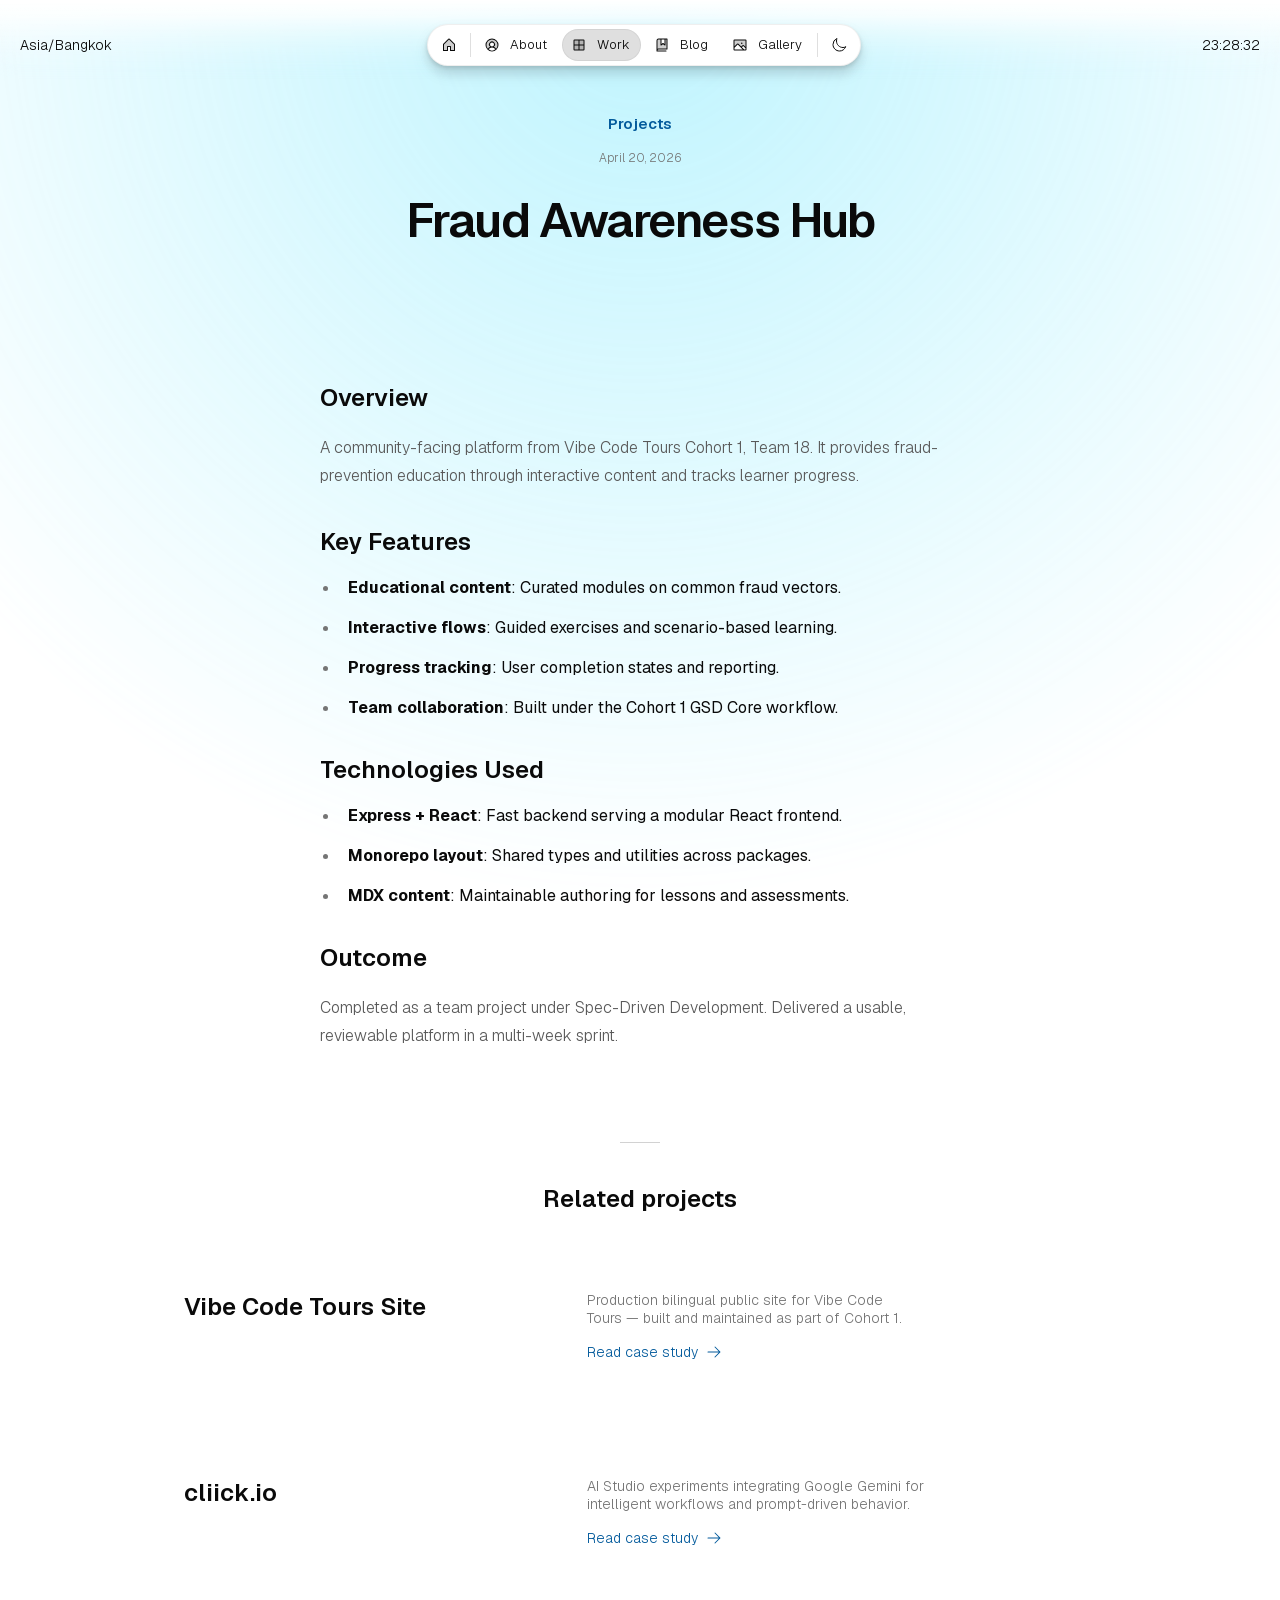
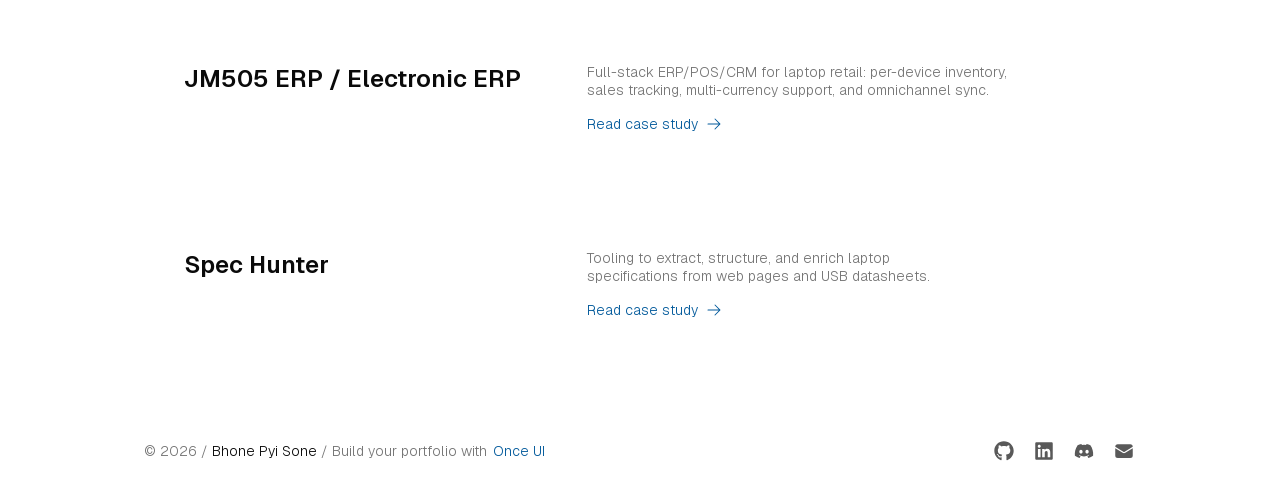
<file: work/fraud-awareness-hub.html>
<!DOCTYPE html><html class="display-flex position-relative min-width-0 fill-width geist_d82bf9db-module__Ifi_Dq__variable geist_250f8b91-module__B2UTAq__variable geist_4edd9b70-module__GC7HaW__variable geist_mono_90672d7c-module__qcY_rq__variable " lang="en"><head><meta charSet="utf-8"/><meta name="viewport" content="width=device-width, initial-scale=1"/><link rel="preload" href="/_next/static/media/797e433ab948586e-s.p.0r6juujl39pe6.woff2" as="font" crossorigin="" type="font/woff2"/><link rel="preload" href="/_next/static/media/caa3a2e1cccd8315-s.p.0wgildi0cnwt9.woff2" as="font" crossorigin="" type="font/woff2"/><link rel="stylesheet" href="/_next/static/chunks/3t0bde4mr3fuo.css" data-precedence="next"/><link rel="stylesheet" href="/_next/static/chunks/40kez1wtk9g7n.css" data-precedence="next"/><link rel="stylesheet" href="/_next/static/chunks/2qyf_eb92by73.css" data-precedence="next"/><link rel="stylesheet" href="/_next/static/chunks/22ulfw4osyhno.css" data-precedence="next"/><link rel="stylesheet" href="/_next/static/chunks/3kk56ronlzm8d.css" data-precedence="next"/><link rel="preload" as="script" fetchPriority="low" href="/_next/static/chunks/00b9wm5dtl3bf.js"/><script src="/_next/static/chunks/35ko02lhcx9le.js" async=""></script><script src="/_next/static/chunks/0x2xtjf9k0dvm.js" async=""></script><script src="/_next/static/chunks/turbopack-0wat1emyl6_en.js" async=""></script><script src="/_next/static/chunks/1aflf8jqovzbu.js" async="" crossorigin=""></script><script src="/_next/static/chunks/1t44q5u-rd2q0.js" async="" crossorigin=""></script><script src="/_next/static/chunks/1w6cndwplt6s9.js" async="" crossorigin=""></script><title>Fraud Awareness Hub</title><meta name="description" content="Team 18 fraud awareness platform built with Express + React for educational content, interactive modules, and user tracking."/><meta property="og:title" content="Fraud Awareness Hub"/><meta property="og:description" content="Team 18 fraud awareness platform built with Express + React for educational content, interactive modules, and user tracking."/><meta property="og:url" content="https://bhonepyisone.github.io/work/fraud-awareness-hub"/><meta property="og:image" content="https://bhonepyisone.github.io/api/og/generate?title=Fraud%20Awareness%20Hub"/><meta property="og:image:alt" content="Fraud Awareness Hub"/><meta property="og:type" content="website"/><meta name="twitter:card" content="summary_large_image"/><meta name="twitter:title" content="Fraud Awareness Hub"/><meta name="twitter:description" content="Team 18 fraud awareness platform built with Express + React for educational content, interactive modules, and user tracking."/><meta name="twitter:image" content="https://bhonepyisone.github.io/api/og/generate?title=Fraud%20Awareness%20Hub"/><link rel="icon" href="/favicon.ico?favicon.2d94g_gtj9-dr.ico" sizes="120x120" type="image/x-icon"/><meta name="next-size-adjust" content=""/><script id="theme-init">
              (function() {
                try {
                  const root = document.documentElement;
                  const defaultTheme = 'system';
                  
                  // Set defaults from config
                  const config = {"brand":"cyan","accent":"red","neutral":"gray","solid":"contrast","solid-style":"flat","border":"playful","surface":"translucent","transition":"all","scaling":"100","viz-style":"gradient"};
                  
                  // Apply default values
                  Object.entries(config).forEach(([key, value]) => {
                    root.setAttribute('data-' + key, value);
                  });
                  
                  // Resolve theme
                  const resolveTheme = (themeValue) => {
                    if (!themeValue || themeValue === 'system') {
                      return window.matchMedia('(prefers-color-scheme: dark)').matches ? 'dark' : 'light';
                    }
                    return themeValue;
                  };
                  
                  // Apply saved theme
                  const savedTheme = localStorage.getItem('data-theme');
                  const resolvedTheme = resolveTheme(savedTheme);
                  root.setAttribute('data-theme', resolvedTheme);
                  
                  // Apply any saved style overrides
                  const styleKeys = Object.keys(config);
                  styleKeys.forEach(key => {
                    const value = localStorage.getItem('data-' + key);
                    if (value) {
                      root.setAttribute('data-' + key, value);
                    }
                  });
                } catch (e) {
                  console.error('Failed to initialize theme:', e);
                  document.documentElement.setAttribute('data-theme', 'dark');
                }
              })();
            </script><script src="/_next/static/chunks/0cz1d0mv5g_q7.js" noModule=""></script></head><body class="display-flex position-relative p-0 m-0 page-background flex-column align-center min-width-0 fill-width " style="min-height:100vh"><div hidden=""><!--$--><!--/$--></div><div class="display-flex position-absolute fill min-width-0 min-height-0 min-width-0 fill-width RevealFx-module-scss-module__6G5tfa__revealFx RevealFx-module-scss-module__6G5tfa__hidden  " style="transform:translateY(undefined);transition-duration:2s"><div class="display-flex position-relative overflow-hidden fill min-height-0 min-width-0 "><div class="display-flex position-absolute top-0 left-0 overflow-hidden fill min-height-0 min-width-0 Mask-module-scss-module__b7fjhq__mask " style="--mask-position-x:50%;--mask-position-y:0%;--mask-radius:100vh"><div class="display-flex position-absolute top-0 left-0 pointer-events-none opacity-40 fill min-height-0 min-width-0 Background-module-scss-module__ijNboa__dots " style="--dots-color:var(--brand-background-strong);--dots-size:var(--static-space-2)"></div></div></div></div><div class="display-flex position-relative min-width-0 fill-width s-flex-hide xs-flex-hide" style="min-height:var(--static-space-16)"></div><div class="display-flex position-fixed min-width-0 fill-width z-index-9 Fade-module-scss-module__WhQGgG__mask s-flex-hide xs-flex-hide" style="height:var(--static-space-80);--base-color:var(--page-background);--gradient-direction:180deg"></div><div class="display-flex position-fixed flex-hide bottom-0 min-width-0 fill-width z-index-9 Fade-module-scss-module__WhQGgG__mask s-flex-show xs-flex-show" style="height:var(--static-space-80);--base-color:var(--page-background);--gradient-direction:0deg"></div><header class="display-flex position-sticky p-8 top-0 justify-center fit-height min-width-0 fill-width z-index-9 Header-module-scss-module__t7BEda__position s-position-fixed xs-position-fixed" data-border="rounded"><div class="display-flex position-relative pl-12 align-center min-width-0 fill-width font-body font-default font-s "><div class="display-flex position-relative s-flex-hide xs-flex-hide">Asia/Bangkok</div></div><div class="display-flex position-relative justify-center min-width-0 fill-width "><div class="display-flex position-relative p-4 page-background neutral-border-alpha-weak border-solid border-1 radius-m-4 justify-center shadow-l z-index-1 "><div class="display-flex position-relative g-4 align-center font-body font-default font-s "><a class="ToggleButton-module-scss-module__9rlAba__button ToggleButton-module-scss-module__9rlAba__ghost ToggleButton-module-scss-module__9rlAba__m radius-m text-decoration-none button cursor-interactive fit-width justify-center" href="/"><span class="display-inline-flex position-relative fit color-inherit Icon-module-scss-module__glKzjG__xs " aria-hidden="true"><svg stroke="currentColor" fill="currentColor" stroke-width="0" viewBox="0 0 256 256" height="1em" width="1em" xmlns="http://www.w3.org/2000/svg"><path d="M216,120v96H152V152H104v64H40V120a8,8,0,0,1,2.34-5.66l80-80a8,8,0,0,1,11.32,0l80,80A8,8,0,0,1,216,120Z" opacity="0.2"></path><path d="M219.31,108.68l-80-80a16,16,0,0,0-22.62,0l-80,80A15.87,15.87,0,0,0,32,120v96a8,8,0,0,0,8,8h64a8,8,0,0,0,8-8V160h32v56a8,8,0,0,0,8,8h64a8,8,0,0,0,8-8V120A15.87,15.87,0,0,0,219.31,108.68ZM208,208H160V152a8,8,0,0,0-8-8H104a8,8,0,0,0-8,8v56H48V120l80-80,80,80Z"></path></svg></span></a><div class="display-flex position-relative neutral-background-alpha-medium flex-column min-height-0 fill-height " style="min-width:var(--static-space-1);max-height:var(--static-space-24);width:var(--static-space-1)"></div><div class="display-flex position-relative s-flex-hide xs-flex-hide"><a class="ToggleButton-module-scss-module__9rlAba__button ToggleButton-module-scss-module__9rlAba__ghost ToggleButton-module-scss-module__9rlAba__m radius-m text-decoration-none button cursor-interactive fit-width justify-center" href="/about"><span class="display-inline-flex position-relative fit color-inherit Icon-module-scss-module__glKzjG__xs " aria-hidden="true"><svg stroke="currentColor" fill="currentColor" stroke-width="0" viewBox="0 0 256 256" height="1em" width="1em" xmlns="http://www.w3.org/2000/svg"><path d="M224,128a95.76,95.76,0,0,1-31.8,71.37A72,72,0,0,0,128,160a40,40,0,1,0-40-40,40,40,0,0,0,40,40,72,72,0,0,0-64.2,39.37h0A96,96,0,1,1,224,128Z" opacity="0.2"></path><path d="M128,24A104,104,0,1,0,232,128,104.11,104.11,0,0,0,128,24ZM74.08,197.5a64,64,0,0,1,107.84,0,87.83,87.83,0,0,1-107.84,0ZM96,120a32,32,0,1,1,32,32A32,32,0,0,1,96,120Zm97.76,66.41a79.66,79.66,0,0,0-36.06-28.75,48,48,0,1,0-59.4,0,79.66,79.66,0,0,0-36.06,28.75,88,88,0,1,1,131.52,0Z"></path></svg></span><div class="display-flex position-static px-2 justify-center font-label font-s font-default ">About</div></a></div><div class="display-flex position-relative flex-hide s-flex-show xs-flex-show"><a class="ToggleButton-module-scss-module__9rlAba__button ToggleButton-module-scss-module__9rlAba__ghost ToggleButton-module-scss-module__9rlAba__m radius-m text-decoration-none button cursor-interactive fit-width justify-center" href="/about"><span class="display-inline-flex position-relative fit color-inherit Icon-module-scss-module__glKzjG__xs " aria-hidden="true"><svg stroke="currentColor" fill="currentColor" stroke-width="0" viewBox="0 0 256 256" height="1em" width="1em" xmlns="http://www.w3.org/2000/svg"><path d="M224,128a95.76,95.76,0,0,1-31.8,71.37A72,72,0,0,0,128,160a40,40,0,1,0-40-40,40,40,0,0,0,40,40,72,72,0,0,0-64.2,39.37h0A96,96,0,1,1,224,128Z" opacity="0.2"></path><path d="M128,24A104,104,0,1,0,232,128,104.11,104.11,0,0,0,128,24ZM74.08,197.5a64,64,0,0,1,107.84,0,87.83,87.83,0,0,1-107.84,0ZM96,120a32,32,0,1,1,32,32A32,32,0,0,1,96,120Zm97.76,66.41a79.66,79.66,0,0,0-36.06-28.75,48,48,0,1,0-59.4,0,79.66,79.66,0,0,0-36.06,28.75,88,88,0,1,1,131.52,0Z"></path></svg></span></a></div><div class="display-flex position-relative s-flex-hide xs-flex-hide"><a class="ToggleButton-module-scss-module__9rlAba__button ToggleButton-module-scss-module__9rlAba__ghost ToggleButton-module-scss-module__9rlAba__m ToggleButton-module-scss-module__9rlAba__selected radius-m text-decoration-none button cursor-interactive fit-width justify-center" href="/work"><span class="display-inline-flex position-relative fit color-inherit Icon-module-scss-module__glKzjG__xs " aria-hidden="true"><svg stroke="currentColor" fill="currentColor" stroke-width="0" viewBox="0 0 256 256" height="1em" width="1em" xmlns="http://www.w3.org/2000/svg"><path d="M208,56V200a8,8,0,0,1-8,8H56a8,8,0,0,1-8-8V56a8,8,0,0,1,8-8H200A8,8,0,0,1,208,56Z" opacity="0.2"></path><path d="M200,40H56A16,16,0,0,0,40,56V200a16,16,0,0,0,16,16H200a16,16,0,0,0,16-16V56A16,16,0,0,0,200,40Zm0,80H136V56h64ZM120,56v64H56V56ZM56,136h64v64H56Zm144,64H136V136h64v64Z"></path></svg></span><div class="display-flex position-static px-2 justify-center font-label font-s font-default ">Work</div></a></div><div class="display-flex position-relative flex-hide s-flex-show xs-flex-show"><a class="ToggleButton-module-scss-module__9rlAba__button ToggleButton-module-scss-module__9rlAba__ghost ToggleButton-module-scss-module__9rlAba__m ToggleButton-module-scss-module__9rlAba__selected radius-m text-decoration-none button cursor-interactive fit-width justify-center" href="/work"><span class="display-inline-flex position-relative fit color-inherit Icon-module-scss-module__glKzjG__xs " aria-hidden="true"><svg stroke="currentColor" fill="currentColor" stroke-width="0" viewBox="0 0 256 256" height="1em" width="1em" xmlns="http://www.w3.org/2000/svg"><path d="M208,56V200a8,8,0,0,1-8,8H56a8,8,0,0,1-8-8V56a8,8,0,0,1,8-8H200A8,8,0,0,1,208,56Z" opacity="0.2"></path><path d="M200,40H56A16,16,0,0,0,40,56V200a16,16,0,0,0,16,16H200a16,16,0,0,0,16-16V56A16,16,0,0,0,200,40Zm0,80H136V56h64ZM120,56v64H56V56ZM56,136h64v64H56Zm144,64H136V136h64v64Z"></path></svg></span></a></div><div class="display-flex position-relative s-flex-hide xs-flex-hide"><a class="ToggleButton-module-scss-module__9rlAba__button ToggleButton-module-scss-module__9rlAba__ghost ToggleButton-module-scss-module__9rlAba__m radius-m text-decoration-none button cursor-interactive fit-width justify-center" href="/blog"><span class="display-inline-flex position-relative fit color-inherit Icon-module-scss-module__glKzjG__xs " aria-hidden="true"><svg stroke="currentColor" fill="currentColor" stroke-width="0" viewBox="0 0 256 256" height="1em" width="1em" xmlns="http://www.w3.org/2000/svg"><path d="M208,32V192H72a24,24,0,0,0-24,24V56A24,24,0,0,1,72,32h40v96l32-24,32,24V32Z" opacity="0.2"></path><path d="M208,24H72A32,32,0,0,0,40,56V224a8,8,0,0,0,8,8H192a8,8,0,0,0,0-16H56a16,16,0,0,1,16-16H208a8,8,0,0,0,8-8V32A8,8,0,0,0,208,24ZM120,40h48v72L148.79,97.6a8,8,0,0,0-9.6,0L120,112Zm80,144H72a31.82,31.82,0,0,0-16,4.29V56A16,16,0,0,1,72,40h32v88a8,8,0,0,0,12.8,6.4L144,114l27.21,20.4A8,8,0,0,0,176,136a8.1,8.1,0,0,0,3.58-.84A8,8,0,0,0,184,128V40h16Z"></path></svg></span><div class="display-flex position-static px-2 justify-center font-label font-s font-default ">Blog</div></a></div><div class="display-flex position-relative flex-hide s-flex-show xs-flex-show"><a class="ToggleButton-module-scss-module__9rlAba__button ToggleButton-module-scss-module__9rlAba__ghost ToggleButton-module-scss-module__9rlAba__m radius-m text-decoration-none button cursor-interactive fit-width justify-center" href="/blog"><span class="display-inline-flex position-relative fit color-inherit Icon-module-scss-module__glKzjG__xs " aria-hidden="true"><svg stroke="currentColor" fill="currentColor" stroke-width="0" viewBox="0 0 256 256" height="1em" width="1em" xmlns="http://www.w3.org/2000/svg"><path d="M208,32V192H72a24,24,0,0,0-24,24V56A24,24,0,0,1,72,32h40v96l32-24,32,24V32Z" opacity="0.2"></path><path d="M208,24H72A32,32,0,0,0,40,56V224a8,8,0,0,0,8,8H192a8,8,0,0,0,0-16H56a16,16,0,0,1,16-16H208a8,8,0,0,0,8-8V32A8,8,0,0,0,208,24ZM120,40h48v72L148.79,97.6a8,8,0,0,0-9.6,0L120,112Zm80,144H72a31.82,31.82,0,0,0-16,4.29V56A16,16,0,0,1,72,40h32v88a8,8,0,0,0,12.8,6.4L144,114l27.21,20.4A8,8,0,0,0,176,136a8.1,8.1,0,0,0,3.58-.84A8,8,0,0,0,184,128V40h16Z"></path></svg></span></a></div><div class="display-flex position-relative s-flex-hide xs-flex-hide"><a class="ToggleButton-module-scss-module__9rlAba__button ToggleButton-module-scss-module__9rlAba__ghost ToggleButton-module-scss-module__9rlAba__m radius-m text-decoration-none button cursor-interactive fit-width justify-center" href="/gallery"><span class="display-inline-flex position-relative fit color-inherit Icon-module-scss-module__glKzjG__xs " aria-hidden="true"><svg stroke="currentColor" fill="currentColor" stroke-width="0" viewBox="0 0 256 256" height="1em" width="1em" xmlns="http://www.w3.org/2000/svg"><path d="M224,56V178.06l-39.72-39.72a8,8,0,0,0-11.31,0L147.31,164,97.66,114.34a8,8,0,0,0-11.32,0L32,168.69V56a8,8,0,0,1,8-8H216A8,8,0,0,1,224,56Z" opacity="0.2"></path><path d="M216,40H40A16,16,0,0,0,24,56V200a16,16,0,0,0,16,16H216a16,16,0,0,0,16-16V56A16,16,0,0,0,216,40Zm0,16V158.75l-26.07-26.06a16,16,0,0,0-22.63,0l-20,20-44-44a16,16,0,0,0-22.62,0L40,149.37V56ZM40,172l52-52,80,80H40Zm176,28H194.63l-36-36,20-20L216,181.38V200ZM144,100a12,12,0,1,1,12,12A12,12,0,0,1,144,100Z"></path></svg></span><div class="display-flex position-static px-2 justify-center font-label font-s font-default ">Gallery</div></a></div><div class="display-flex position-relative flex-hide s-flex-show xs-flex-show"><a class="ToggleButton-module-scss-module__9rlAba__button ToggleButton-module-scss-module__9rlAba__ghost ToggleButton-module-scss-module__9rlAba__m radius-m text-decoration-none button cursor-interactive fit-width justify-center" href="/gallery"><span class="display-inline-flex position-relative fit color-inherit Icon-module-scss-module__glKzjG__xs " aria-hidden="true"><svg stroke="currentColor" fill="currentColor" stroke-width="0" viewBox="0 0 256 256" height="1em" width="1em" xmlns="http://www.w3.org/2000/svg"><path d="M224,56V178.06l-39.72-39.72a8,8,0,0,0-11.31,0L147.31,164,97.66,114.34a8,8,0,0,0-11.32,0L32,168.69V56a8,8,0,0,1,8-8H216A8,8,0,0,1,224,56Z" opacity="0.2"></path><path d="M216,40H40A16,16,0,0,0,24,56V200a16,16,0,0,0,16,16H216a16,16,0,0,0,16-16V56A16,16,0,0,0,216,40Zm0,16V158.75l-26.07-26.06a16,16,0,0,0-22.63,0l-20,20-44-44a16,16,0,0,0-22.62,0L40,149.37V56ZM40,172l52-52,80,80H40Zm176,28H194.63l-36-36,20-20L216,181.38V200ZM144,100a12,12,0,1,1,12,12A12,12,0,0,1,144,100Z"></path></svg></span></a></div><div class="display-flex position-relative neutral-background-alpha-medium flex-column min-height-0 fill-height " style="min-width:var(--static-space-1);max-height:var(--static-space-24);width:var(--static-space-1)"></div><button class="ToggleButton-module-scss-module__9rlAba__button ToggleButton-module-scss-module__9rlAba__ghost ToggleButton-module-scss-module__9rlAba__m radius-m text-decoration-none button cursor-interactive fit-width justify-center" aria-label="Switch to dark mode"><span class="display-inline-flex position-relative fit color-inherit Icon-module-scss-module__glKzjG__xs " aria-hidden="true"><svg stroke="currentColor" fill="none" stroke-width="1.5" viewBox="0 0 24 24" aria-hidden="true" height="1em" width="1em" xmlns="http://www.w3.org/2000/svg"><path stroke-linecap="round" stroke-linejoin="round" d="M21.752 15.002A9.72 9.72 0 0 1 18 15.75c-5.385 0-9.75-4.365-9.75-9.75 0-1.33.266-2.597.748-3.752A9.753 9.753 0 0 0 3 11.25C3 16.635 7.365 21 12.75 21a9.753 9.753 0 0 0 9.002-5.998Z"></path></svg></span></button></div></div></div><div class="display-flex position-relative justify-end align-center min-width-0 fill-width "><div class="display-flex position-relative pr-12 g-20 justify-end align-center font-body font-default font-s "><div class="display-flex position-relative s-flex-hide xs-flex-hide"></div></div></div></header><div class="display-flex position-relative p-l flex-1 justify-center min-width-0 fill-width "><div class="display-flex position-relative justify-center min-width-0 fill-width " style="min-height:var(--static-space-0)"><div class="display-flex position-relative py-128 justify-center min-width-0 fill-width "><div class="display-flex position-relative center "><div class="display-flex position-relative center Spinner-module-scss-module__imkilW__m " role="status" aria-label="Loading"><div class="display-flex position-relative fill min-height-0 min-width-0 "><div class="display-flex position-absolute neutral-border-alpha-medium border-1 border-solid radius-full fill min-height-0 min-width-0 Spinner-module-scss-module__imkilW__size "></div><div class="display-flex position-relative border-solid radius-full fill min-height-0 min-width-0 Spinner-module-scss-module__imkilW__spinner Spinner-module-scss-module__imkilW__size "></div></div></div></div></div></div></div><footer class="display-flex position-relative p-8 justify-center min-width-0 fill-width s-flex-column"><div class="display-flex position-relative px-16 py-8 g-16 justify-between align-center fill-width max-width-m Footer-module-scss-module__DkSkqG__mobile s-flex-column s-align-center xs-align-center s-align-center xs-align-center"><span class="font-body font-default font-s neutral-on-background-strong"><span class="neutral-on-background-weak">© <!-- -->2026<!-- --> /</span><span class="px-4">Bhone Pyi Sone</span><span class="neutral-on-background-weak">/ Build your portfolio with<!-- --> <a href="https://once-ui.com/products/magic-portfolio" target="_blank" rel="noreferrer" class="reset-button-styles focus-ring align-center display-inline-flex g-8 radius-s fit-width px-2 mx-2">Once UI</a></span></span><div class="display-flex position-relative g-16 "><div class="display-flex position-relative "><a href="https://github.com/bhonepyisone" target="_blank" rel="noreferrer" class="Button-module-scss-module__Z_19_G__button Button-module-scss-module__Z_19_G__ghost IconButton-module-scss-module__-vAwNG__s radius-m text-decoration-none button cursor-interactive" aria-label="GitHub" aria-disabled="false"><div class="display-flex position-relative center fill min-height-0 min-width-0 "><span class="display-inline-flex position-relative fit color-inherit Icon-module-scss-module__glKzjG__s " aria-hidden="true"><svg stroke="currentColor" fill="currentColor" stroke-width="0" viewBox="0 0 496 512" height="1em" width="1em" xmlns="http://www.w3.org/2000/svg"><path d="M165.9 397.4c0 2-2.3 3.6-5.2 3.6-3.3.3-5.6-1.3-5.6-3.6 0-2 2.3-3.6 5.2-3.6 3-.3 5.6 1.3 5.6 3.6zm-31.1-4.5c-.7 2 1.3 4.3 4.3 4.9 2.6 1 5.6 0 6.2-2s-1.3-4.3-4.3-5.2c-2.6-.7-5.5.3-6.2 2.3zm44.2-1.7c-2.9.7-4.9 2.6-4.6 4.9.3 2 2.9 3.3 5.9 2.6 2.9-.7 4.9-2.6 4.6-4.6-.3-1.9-3-3.2-5.9-2.9zM244.8 8C106.1 8 0 113.3 0 252c0 110.9 69.8 205.8 169.5 239.2 12.8 2.3 17.3-5.6 17.3-12.1 0-6.2-.3-40.4-.3-61.4 0 0-70 15-84.7-29.8 0 0-11.4-29.1-27.8-36.6 0 0-22.9-15.7 1.6-15.4 0 0 24.9 2 38.6 25.8 21.9 38.6 58.6 27.5 72.9 20.9 2.3-16 8.8-27.1 16-33.7-55.9-6.2-112.3-14.3-112.3-110.5 0-27.5 7.6-41.3 23.6-58.9-2.6-6.5-11.1-33.3 2.6-67.9 20.9-6.5 69 27 69 27 20-5.6 41.5-8.5 62.8-8.5s42.8 2.9 62.8 8.5c0 0 48.1-33.6 69-27 13.7 34.7 5.2 61.4 2.6 67.9 16 17.7 25.8 31.5 25.8 58.9 0 96.5-58.9 104.2-114.8 110.5 9.2 7.9 17 22.9 17 46.4 0 33.7-.3 75.4-.3 83.6 0 6.5 4.6 14.4 17.3 12.1C428.2 457.8 496 362.9 496 252 496 113.3 383.5 8 244.8 8zM97.2 352.9c-1.3 1-1 3.3.7 5.2 1.6 1.6 3.9 2.3 5.2 1 1.3-1 1-3.3-.7-5.2-1.6-1.6-3.9-2.3-5.2-1zm-10.8-8.1c-.7 1.3.3 2.9 2.3 3.9 1.6 1 3.6.7 4.3-.7.7-1.3-.3-2.9-2.3-3.9-2-.6-3.6-.3-4.3.7zm32.4 35.6c-1.6 1.3-1 4.3 1.3 6.2 2.3 2.3 5.2 2.6 6.5 1 1.3-1.3.7-4.3-1.3-6.2-2.2-2.3-5.2-2.6-6.5-1zm-11.4-14.7c-1.6 1-1.6 3.6 0 5.9 1.6 2.3 4.3 3.3 5.6 2.3 1.6-1.3 1.6-3.9 0-6.2-1.4-2.3-4-3.3-5.6-2z"></path></svg></span></div></a></div><div class="display-flex position-relative "><a href="https://linkedin.com/in/bhonepyisone" target="_blank" rel="noreferrer" class="Button-module-scss-module__Z_19_G__button Button-module-scss-module__Z_19_G__ghost IconButton-module-scss-module__-vAwNG__s radius-m text-decoration-none button cursor-interactive" aria-label="LinkedIn" aria-disabled="false"><div class="display-flex position-relative center fill min-height-0 min-width-0 "><span class="display-inline-flex position-relative fit color-inherit Icon-module-scss-module__glKzjG__s " aria-hidden="true"><svg stroke="currentColor" fill="currentColor" stroke-width="0" viewBox="0 0 448 512" height="1em" width="1em" xmlns="http://www.w3.org/2000/svg"><path d="M416 32H31.9C14.3 32 0 46.5 0 64.3v383.4C0 465.5 14.3 480 31.9 480H416c17.6 0 32-14.5 32-32.3V64.3c0-17.8-14.4-32.3-32-32.3zM135.4 416H69V202.2h66.5V416zm-33.2-243c-21.3 0-38.5-17.3-38.5-38.5S80.9 96 102.2 96c21.2 0 38.5 17.3 38.5 38.5 0 21.3-17.2 38.5-38.5 38.5zm282.1 243h-66.4V312c0-24.8-.5-56.7-34.5-56.7-34.6 0-39.9 27-39.9 54.9V416h-66.4V202.2h63.7v29.2h.9c8.9-16.8 30.6-34.5 62.9-34.5 67.2 0 79.7 44.3 79.7 101.9V416z"></path></svg></span></div></a></div><div class="display-flex position-relative "><a href="https://discord.com" target="_blank" rel="noreferrer" class="Button-module-scss-module__Z_19_G__button Button-module-scss-module__Z_19_G__ghost IconButton-module-scss-module__-vAwNG__s radius-m text-decoration-none button cursor-interactive" aria-label="Discord" aria-disabled="false"><div class="display-flex position-relative center fill min-height-0 min-width-0 "><span class="display-inline-flex position-relative fit color-inherit Icon-module-scss-module__glKzjG__s " aria-hidden="true"><svg stroke="currentColor" fill="currentColor" stroke-width="0" viewBox="0 0 640 512" height="1em" width="1em" xmlns="http://www.w3.org/2000/svg"><path d="M524.531,69.836a1.5,1.5,0,0,0-.764-.7A485.065,485.065,0,0,0,404.081,32.03a1.816,1.816,0,0,0-1.923.91,337.461,337.461,0,0,0-14.9,30.6,447.848,447.848,0,0,0-134.426,0,309.541,309.541,0,0,0-15.135-30.6,1.89,1.89,0,0,0-1.924-.91A483.689,483.689,0,0,0,116.085,69.137a1.712,1.712,0,0,0-.788.676C39.068,183.651,18.186,294.69,28.43,404.354a2.016,2.016,0,0,0,.765,1.375A487.666,487.666,0,0,0,176.02,479.918a1.9,1.9,0,0,0,2.063-.676A348.2,348.2,0,0,0,208.12,430.4a1.86,1.86,0,0,0-1.019-2.588,321.173,321.173,0,0,1-45.868-21.853,1.885,1.885,0,0,1-.185-3.126c3.082-2.309,6.166-4.711,9.109-7.137a1.819,1.819,0,0,1,1.9-.256c96.229,43.917,200.41,43.917,295.5,0a1.812,1.812,0,0,1,1.924.233c2.944,2.426,6.027,4.851,9.132,7.16a1.884,1.884,0,0,1-.162,3.126,301.407,301.407,0,0,1-45.89,21.83,1.875,1.875,0,0,0-1,2.611,391.055,391.055,0,0,0,30.014,48.815,1.864,1.864,0,0,0,2.063.7A486.048,486.048,0,0,0,610.7,405.729a1.882,1.882,0,0,0,.765-1.352C623.729,277.594,590.933,167.465,524.531,69.836ZM222.491,337.58c-28.972,0-52.844-26.587-52.844-59.239S193.056,219.1,222.491,219.1c29.665,0,53.306,26.82,52.843,59.239C275.334,310.993,251.924,337.58,222.491,337.58Zm195.38,0c-28.971,0-52.843-26.587-52.843-59.239S388.437,219.1,417.871,219.1c29.667,0,53.307,26.82,52.844,59.239C470.715,310.993,447.538,337.58,417.871,337.58Z"></path></svg></span></div></a></div><div class="display-flex position-relative "><a class="Button-module-scss-module__Z_19_G__button Button-module-scss-module__Z_19_G__ghost IconButton-module-scss-module__-vAwNG__s radius-m text-decoration-none button cursor-interactive" aria-label="Email" aria-disabled="false" href="mailto:bhone.ps@proton.me"><div class="display-flex position-relative center fill min-height-0 min-width-0 "><span class="display-inline-flex position-relative fit color-inherit Icon-module-scss-module__glKzjG__s " aria-hidden="true"><svg stroke="currentColor" fill="currentColor" stroke-width="0" viewBox="0 0 24 24" aria-hidden="true" height="1em" width="1em" xmlns="http://www.w3.org/2000/svg"><path d="M1.5 8.67v8.58a3 3 0 0 0 3 3h15a3 3 0 0 0 3-3V8.67l-8.928 5.493a3 3 0 0 1-3.144 0L1.5 8.67Z"></path><path d="M22.5 6.908V6.75a3 3 0 0 0-3-3h-15a3 3 0 0 0-3 3v.158l9.714 5.978a1.5 1.5 0 0 0 1.572 0L22.5 6.908Z"></path></svg></span></div></a></div></div></div><div class="display-flex position-relative flex-hide s-flex-show xs-flex-show" style="height:var(--static-space-80)"></div></footer><script src="/_next/static/chunks/00b9wm5dtl3bf.js" id="_R_" async=""></script><script>(self.__next_f=self.__next_f||[]).push([0])</script><script>self.__next_f.push([1,"1:\"$Sreact.fragment\"\n3:I[39756,[\"/_next/static/chunks/1aflf8jqovzbu.js\",\"/_next/static/chunks/1t44q5u-rd2q0.js\",\"/_next/static/chunks/1w6cndwplt6s9.js\"],\"default\"]\n4:I[37457,[\"/_next/static/chunks/1aflf8jqovzbu.js\",\"/_next/static/chunks/1t44q5u-rd2q0.js\",\"/_next/static/chunks/1w6cndwplt6s9.js\"],\"default\"]\n6:I[97367,[\"/_next/static/chunks/1aflf8jqovzbu.js\",\"/_next/static/chunks/1t44q5u-rd2q0.js\",\"/_next/static/chunks/1w6cndwplt6s9.js\"],\"OutletBoundary\"]\n7:\"$Sreact.suspense\"\na:I[97367,[\"/_next/static/chunks/1aflf8jqovzbu.js\",\"/_next/static/chunks/1t44q5u-rd2q0.js\",\"/_next/static/chunks/1w6cndwplt6s9.js\"],\"ViewportBoundary\"]\nc:I[97367,[\"/_next/static/chunks/1aflf8jqovzbu.js\",\"/_next/static/chunks/1t44q5u-rd2q0.js\",\"/_next/static/chunks/1w6cndwplt6s9.js\"],\"MetadataBoundary\"]\ne:I[68027,[\"/_next/static/chunks/1aflf8jqovzbu.js\",\"/_next/static/chunks/1t44q5u-rd2q0.js\",\"/_next/static/chunks/1w6cndwplt6s9.js\"],\"default\",1]\n:HL[\"/_next/static/chunks/3t0bde4mr3fuo.css\",\"style\"]\n:HL[\"/_next/static/chunks/40kez1wtk9g7n.css\",\"style\"]\n:HL[\"/_next/static/chunks/2qyf_eb92by73.css\",\"style\"]\n:HL[\"/_next/static/chunks/22ulfw4osyhno.css\",\"style\"]\n:HL[\"/_next/static/chunks/3kk56ronlzm8d.css\",\"style\"]\n:HL[\"/_next/static/media/797e433ab948586e-s.p.0r6juujl39pe6.woff2\",\"font\",{\"crossOrigin\":\"\",\"type\":\"font/woff2\"}]\n:HL[\"/_next/static/media/caa3a2e1cccd8315-s.p.0wgildi0cnwt9.woff2\",\"font\",{\"crossOrigin\":\"\",\"type\":\"font/woff2\"}]\n9:X\n0:{\"P\":null,\"c\":[\"\",\"work\",\"fraud-awareness-hub\"],\"q\":\"\",\"i\":false,\"f\":[[[\"\",{\"children\":[\"work\",{\"children\":[[\"slug\",\"fraud-awareness-hub\",\"d\",[\"projects\"]],{\"children\":[\"__PAGE__\",{},\"$undefined\",\"$undefined\",4608]},\"$undefined\",\"$undefined\",4608]},\"$undefined\",\"$undefined\",4608]},\"$undefined\",\"$undefined\",4624],[[\"$\",\"$1\",\"c\",{\"children\":[[[\"$\",\"link\",\"0\",{\"rel\":\"stylesheet\",\"href\":\"/_next/static/chunks/3t0bde4mr3fuo.css\",\"precedence\":\"next\",\"crossOrigin\":\"$undefined\",\"nonce\":\"$undefined\"}],[\"$\",\"link\",\"1\",{\"rel\":\"stylesheet\",\"href\":\"/_next/static/chunks/40kez1wtk9g7n.css\",\"precedence\":\"next\",\"crossOrigin\":\"$undefined\",\"nonce\":\"$undefined\"}],[\"$\",\"link\",\"2\",{\"rel\":\"stylesheet\",\"href\":\"/_next/static/chunks/2qyf_eb92by73.css\",\"precedence\":\"next\",\"crossOrigin\":\"$undefined\",\"nonce\":\"$undefined\"}],[\"$\",\"link\",\"3\",{\"rel\":\"stylesheet\",\"href\":\"/_next/static/chunks/22ulfw4osyhno.css\",\"precedence\":\"next\",\"crossOrigin\":\"$undefined\",\"nonce\":\"$undefined\"}],[\"$\",\"link\",\"4\",{\"rel\":\"stylesheet\",\"href\":\"/_next/static/chunks/3kk56ronlzm8d.css\",\"precedence\":\"next\",\"crossOrigin\":\"$undefined\",\"nonce\":\"$undefined\"}],[\"$\",\"script\",\"script-0\",{\"src\":\"/_next/static/chunks/1aflf8jqovzbu.js\",\"async\":true,\"nonce\":\"$undefined\"}],[\"$\",\"script\",\"script-1\",{\"src\":\"/_next/static/chunks/1t44q5u-rd2q0.js\",\"async\":true,\"nonce\":\"$undefined\"}],[\"$\",\"script\",\"script-2\",{\"src\":\"/_next/static/chunks/1w6cndwplt6s9.js\",\"async\":true,\"nonce\":\"$undefined\"}]],\"$L2\"]}],{\"children\":[[\"$\",\"$1\",\"c\",{\"children\":[null,[\"$\",\"$L3\",null,{\"parallelRouterKey\":\"children\",\"error\":\"$undefined\",\"errorStyles\":\"$undefined\",\"errorScripts\":\"$undefined\",\"template\":[\"$\",\"$L4\",null,{}],\"templateStyles\":\"$undefined\",\"templateScripts\":\"$undefined\",\"notFound\":\"$undefined\",\"forbidden\":\"$undefined\",\"unauthorized\":\"$undefined\"}]]}],{\"children\":[[\"$\",\"$1\",\"c\",{\"children\":[null,[\"$\",\"$L3\",null,{\"parallelRouterKey\":\"children\",\"error\":\"$undefined\",\"errorStyles\":\"$undefined\",\"errorScripts\":\"$undefined\",\"template\":[\"$\",\"$L4\",null,{}],\"templateStyles\":\"$undefined\",\"templateScripts\":\"$undefined\",\"notFound\":\"$undefined\",\"forbidden\":\"$undefined\",\"unauthorized\":\"$undefined\"}]]}],{\"children\":[[\"$\",\"$1\",\"c\",{\"children\":[\"$L5\",null,[\"$\",\"$L6\",null,{\"children\":[\"$\",\"$7\",null,{\"name\":\"Next.MetadataOutlet\",\"children\":\"$@8\"}]}]]}],{},null,false,null]},null,false,\"$9\"]},null,false,\"$9\"]},null,false,null],[\"$\",\"$1\",\"h\",{\"children\":[null,[\"$\",\"$La\",null,{\"children\":\"$Lb\"}],[\"$\",\"div\",null,{\"hidden\":true,\"children\":[\"$\",\"$Lc\",null,{\"children\":[\"$\",\"$7\",null,{\"name\":\"Next.Metadata\",\"children\":\"$Ld\"}]}]}],[\"$\",\"meta\",null,{\"name\":\"next-size-adjust\",\"content\":\"\"}]]}],false]],\"m\":\"$undefined\",\"G\":[\"$e\",[[\"$\",\"link\",\"0\",{\"rel\":\"stylesheet\",\"href\":\"/_next/static/chunks/3t0bde4mr3fuo.css\",\"precedence\":\"next\",\"crossOrigin\":\"$undefined\",\"nonce\":\"$undefined\"}],[\"$\",\"link\",\"1\",{\"rel\":\"stylesheet\",\"href\":\"/_next/static/chunks/40kez1wtk9g7n.css\",\"precedence\":\"next\",\"crossOrigin\":\"$undefined\",\"nonce\":\"$undefined\"}],[\"$\",\"link\",\"2\",{\"rel\":\"stylesheet\",\"href\":\"/_next/static/chunks/2qyf_eb92by73.css\",\"precedence\":\"next\",\"crossOrigin\":\"$undefined\",\"nonce\":\"$undefined\"}],[\"$\",\"link\",\"3\",{\"rel\":\"stylesheet\",\"href\":\"/_next/static/chunks/22ulfw4osyhno.css\",\"precedence\":\"next\",\"crossOrigin\":\"$undefined\",\"nonce\":\"$undefined\"}],[\"$\",\"link\",\"4\",{\"rel\":\"stylesheet\",\"href\":\"/_next/static/chunks/3kk56ronlzm8d.css\",\"precedence\":\"next\",\"crossOrigin\":\"$undefined\",\"nonce\":\"$undefined\"}]]],\"S\":true,\"h\":null,\"r\":\"$undefined\",\"s\":\"$undefined\",\"a\":\"$undefined\",\"l\":\"$undefined\",\"p\":\"$undefined\",\"d\":\"$undefined\",\"b\":\"ra56sHlwFoNm6y2g-UcF2\"}\n10:I[30824,[\"/_next/static/chunks/1aflf8jqovzbu.js\",\"/_next/static/chunks/1t44q5u-rd2q0.js\",\"/_next/static/chunks/1w6cndwplt6s9.js\"],\"Providers\"]\n11:I[21247,[\"/_next/static/chunks/1aflf8jqovzbu.js\",\"/_next/static/chunks/1t44q5u-rd2q0.js\",\"/_next/static/chunks/1w6cndwplt6s9.js\"],\"ClientFlex\"]\n12:I[21971,[\"/_next/static/chunks/1aflf8jqovzbu.js\",\"/_next/static/chunks/1t44q5u-rd2q0.js\",\"/_next/static/chunks/1w6cndwplt6s9.js\"],\"RevealFx\"]\n13:I[94412,[\"/_next/static/chunks/1aflf8jqovzbu.js\",\"/_next/static/chunks/1t44q5u-rd2q0.js\",\"/_next/static/chunks/1w6cndwplt6s9.js\"],\"Background\"]\n14:I[2971,[\"/_next/static/chunks/1aflf8jqovzbu.js\",\"/_next/static/chunks/1t44q5u-rd2q0.js\",\"/_next/static/chunks/1w6cndwplt6s9.js\"],\"Header\"]\n9:C\nf:T76b,\n              (function() {\n                try {\n                  const root = document.documentElement;\n                  const defaultTheme = 'system';\n                  \n                  // Set defaults from config\n                  const config = {\"brand\":\"cyan\",\"accent\":\"red\",\"neutral\":\"gray\",\"solid\":\"contrast\",\"solid-style\":\"flat\",\"border\":\"playful\",\"surface\":\"translucent\",\"transition\":\"all\",\"scaling\":\"100\",\"viz-style\":\"gradient\"};\n                  \n                  // Apply default values\n                  Object.entries(config).forEach(([key, value]) =\u003e {\n                    root.setAttribute('data-' + key, value);\n                  });\n                  \n                  // Resolve theme\n                  const resolveTheme = (themeValue) =\u003e {\n                    if (!themeValue || themeValue === 'system') {\n                      return window.matchMedia('(prefers-color-scheme: dark)').matches ? 'dark' : 'light';\n                    }\n                    return themeValue;\n                  };\n                  \n                  // Apply saved theme\n                  const savedTheme = localStorage.getItem('data-theme');\n                  const resolvedTheme = resolveTheme(savedTheme);\n                  root.setAttribute('data-theme', resolvedTheme);\n                  \n                  // Apply any saved style overrides\n                  const styleKeys = Object.keys(config);\n                  styleKeys.forEach(key =\u003e {\n                    const value = localStorage.getItem('data-' + key);\n                    if (value) {\n                      root.setAttribute('data-' + key, value);\n                    }\n                  });\n                } catch (e) {\n                  console.error('Failed to initialize theme:', e);\n                  document.documentElement.setAttribute('data-theme', 'dark');\n                }\n              })();\n            2:[\"$\",\"html\",null,{\"ref\":\"$undefined\",\"className\":\"display-flex position-relative min-width-0 fill-width geist_d82bf9db-module__Ifi_Dq__variable geist_250f8b91-module__B2UTAq__variable geist_4edd9b70-module__GC7HaW__variable geist_mono_90672d7c-module__qcY_rq__variable \",\"style\":{\"maxWidth\":\"$undefined\",\"minWidth\":\"$undefined\",\"minHeight\":\"$undefined\",\"maxHeight\":\"$undefined\",\"width\":\"$undefined\",\"height\":\"$undefined\",\"aspectRatio\":\"$undefined\",\"textAlign\":\"$undefined\",\"cursor\":\"$undefined\",\"padding\":\"$undefined\",\"paddingLeft\":\"$undefined\",\"paddingRight\":\"$undefined\",\"paddingTop\":\"$undefined\",\"paddingBottom\":\"$undefined\",\"margin\":\"$undefined\",\"marginLeft\":\"$undefined\",\"marginRight\":\"$undefined\",\"marginTop\":\"$undefined\",\"marginBottom\":\"$undefined\",\"gap\":\"$undefined\",\"top\":\"$undefined\",\"right\":\"$undefined\",\"bottom\":\"$undefined\",\"left\":\"$undefined\",\"transform\":\"$undefined\"},\"suppressHydrationWarning\":true,\"lang\":\"en\",\"children\":[[\"$\",\"head\",null,{\"children\":[\"$\",\"script\",null,{\"id\":\"theme-init\",\"dangerouslySetInnerHTML\":{\"__html\":\"$f\"}}]}],[\"$\",\"$L10\",null,{\"children\":[\"$\",\"$L11\",null,{\"ref\":\"$undefined\",\"cursor\":\"$undefined\",\"xl\":\"$undefined\",\"l\":\"$undefined\",\"m\":\"$undefined\",\"s\":\"$undefined\",\"xs\":\"$undefined\",\"style\":{\"minHeight\":\"100vh\"},\"hide\":\"$undefined\",\"direction\":\"column\",\"as\":\"body\",\"background\":\"page\",\"fillWidth\":true,\"margin\":\"0\",\"padding\":\"0\",\"horizontal\":\"center\",\"children\":[[\"$\",\"$L12\",null,{\"fill\":true,\"position\":\"absolute\",\"children\":[\"$\",\"$L13\",null,{\"mask\":{\"x\":50,\"y\":0,\"radius\":100,\"cursor\":false},\"gradient\":{\"display\":false,\"opacity\":100,\"x\":50,\"y\":60,\"width\":100,\"height\":50,\"tilt\":0,\"colorStart\":\"accent-background-strong\",\"colorEnd\":\"page-background\"},\"dots\":{\"display\":true,\"opacity\":40,\"size\":\"2\",\"color\":\"brand-background-strong\"},\"grid\":{\"display\":false,\"opacity\":100,\"color\":\"neutral-alpha-medium\",\"width\":\"0.25rem\",\"height\":\"0.25rem\"},\"lines\":{\"display\":false,\"opacity\":100,\"size\":\"16\",\"thickness\":1,\"angle\":45,\"color\":\"neutral-alpha-weak\"}}]}],[\"$\",\"$L11\",null,{\"ref\":\"$undefined\",\"cursor\":\"$undefined\",\"xl\":\"$undefined\",\"l\":\"$undefined\",\"m\":\"$undefined\",\"s\":{\"hide\":true},\"xs\":\"$undefined\",\"style\":\"$undefined\",\"hide\":\"$undefined\",\"fillWidth\":true,\"minHeight\":\"16\"}],[\"$\",\"$L14\",null,{}],[\"$\",\"div\",null,{\"ref\":\"$undefined\",\"className\":\"display-flex position-relative p-l flex-1 justify-center min-width-0 fill-width \",\"style\":{\"maxWidth\":\"$undefined\",\"minWidth\":\"$undefined\",\"minHeight\":\"$undefined\",\"maxHeight\":\"$undefined\",\"width\":\"$undefined\",\"height\":\"$undefined\",\"aspectRatio\":\"$undefined\",\"textAlign\":\"$undefined\",\"cursor\":\"$undefined\",\"padding\":\"$undefined\",\"paddingLeft\":\"$undefined\",\"paddingRight\":\"$undefined\",\"paddingTop\":\"$undefined\",\"paddingBottom\":\"$undefined\",\"margin\":\"$undefined\",\"marginLeft\":\"$undefined\",\"marginRight\":\"$undefined\",\"marginTop\":\"$undefined\",\"marginBottom\":\"$undefined\",\"gap\":\"$undefined\",\"top\":\"$undefined\",\"right\":\"$undefined\",\"bottom\":\"$undefined\",\"left\":\"$undefined\",\"transform\":\"$undefined\"},\"children\":\"$L15\"}],\"$L16\"]}]}]]}]\n17:I[1166,[\"/_next/static/chunks/1aflf8jqovzbu.js\",\"/_next/static/chunks/1t44q5u-rd2q0.js\",\"/_next/static/chunks/1w6cndwplt6s9.js\"],\"RouteGuard\"]\n18:I[24379,[\"/_next/static/chunks/1aflf8jqovzbu.js\",\"/_next/static/chunks/1t44q5u-rd2q0.js\",\"/_next/static/chunks/1w6cndwplt6s9.js\"],\"SmartLink\"]\n19:I[98229,[\"/_next/static/chunks/1aflf8jqovzbu.js\",\"/_next/static/chunks/1t44q5u-rd2q0.js\",\"/_next/static/chunks/1w6cndwplt6s9.js\"],\"IconButton\"]\n1a:I[79520,[\"/_next/static/chunks/1aflf8jqovzbu.js\",\"/_next/static/chunks/1t44q5u-rd2q0.js\",\"/_next/static/chunks/1w6cndwplt6s9.js\"],\"\"]\n1b:I[71045,[\"/_next/static/chunks/1aflf8jqovzbu.js\",\"/_next/static/chunks/1t44q5u-rd2q0.js\",\"/_next/static/chunks/1w6cndwplt6s9.js\"],\"AvatarGroup\"]\n15:[\"$\",\"div\",null,{\"ref\":\"$undefined\",\"className\":\"display-flex position-relative justify-center min-width-0 fill-width \",\"style\":{\"maxWidth\":\"$undefined\",\"minWidth\":\"$undefined\",\"minHeight\":\"var(--static-space-0)\",\"maxHeight\":\"$undefined\",\"width\":\"$undefined\",\"height\":\"$undefined\",\"aspectRatio\":\"$undefined\",\"textAlign\":\"$undefined\",\"cursor\":\"$undefined\",\"padding\":\"$undefined\",\"paddingLeft\":\"$undefined\",\"paddingRight\":\"$undefined\",\"paddingTop\":\"$undefined\",\"paddingBottom\":\"$undefined\",\"margin\":\"$undefined\",\"marginLeft\":\"$undefined\",\"marginRight\":\"$undefined\",\"marginTop\":\"$undefined\",\"marginBottom\":\"$undefined\",\"gap\":\"$undefined\",\"top\":\"$undefined\",\"right\":\"$undefined\",\"bottom\":\"$undefined\",\"left\":\"$undefined\",\"transform\":\"$undefined\"},\"children\":[\"$\",\"$L17\",null,{\"children\":[\"$\",\"$L3\",null,{\"parallelRouterKey\":\"children\",\"error\":\"$undefined\",\"errorStyles\":\"$undefined\",\"errorScripts\":\"$undefined\",\"template\":[\"$\",\"$L4\",null,{}],\"templateStyles\":\"$undefined\",\"templateScripts\":\"$undefined\",\"notFound\":[[\"$\",\"section\",null,{\"ref\":\"$undefined\",\"className\":\"display-flex position-relative pb-160 flex-column center fill min-height-0 min-width-0 \",\"style\":{\"maxWidth\":\"$undefined\",\"minWidth\":\"$undefined\",\"minHeight\":\"$undefined\",\"maxHeight\":\"$undefined\",\"width\":\"$undefined\",\"height\":\"$undefined\",\"aspectRatio\":\"$undefined\",\"textAlign\":\"$undefined\",\"cursor\":\"$undefined\",\"padding\":\"$undefined\",\"paddingLeft\":\"$undefined\",\"paddingRight\":\"$undefined\",\"paddingTop\":\"$undefined\",\"paddingBottom\":\"$undefined\",\"margin\":\"$undefined\",\"marginLeft\":\"$undefined\",\"marginRight\":\"$undefined\",\"marginTop\":\"$undefined\",\"marginBottom\":\"$undefined\",\"gap\":\"$undefined\",\"top\":\"$undefined\",\"right\":\"$undefined\",\"bottom\":\"$undefined\",\"left\":\"$undefined\",\"transform\":\"$undefined\"},\"children\":[[\"$\",\"span\",null,{\"className\":\"font-display font-strong font-xl mb-s\",\"style\":{\"textAlign\":\"$undefined\",\"textWrap\":\"$undefined\",\"padding\":\"$undefined\",\"paddingLeft\":\"$undefined\",\"paddingRight\":\"$undefined\",\"paddingTop\":\"$undefined\",\"paddingBottom\":\"$undefined\",\"margin\":\"$undefined\",\"marginLeft\":\"$undefined\",\"marginRight\":\"$undefined\",\"marginTop\":\"$undefined\",\"marginBottom\":\"$undefined\"},\"children\":\"404\"}],[\"$\",\"h1\",null,{\"className\":\"font-display font-default font-xs neutral-on-background-strong mb-l\",\"style\":{\"textAlign\":\"$undefined\",\"textWrap\":\"balance\",\"padding\":\"$undefined\",\"paddingLeft\":\"$undefined\",\"paddingRight\":\"$undefined\",\"paddingTop\":\"$undefined\",\"paddingBottom\":\"$undefined\",\"margin\":\"$undefined\",\"marginLeft\":\"$undefined\",\"marginRight\":\"$undefined\",\"marginTop\":\"$undefined\",\"marginBottom\":\"$undefined\"},\"children\":\"Page Not Found\"}],[\"$\",\"span\",null,{\"className\":\"neutral-on-background-weak\",\"style\":{\"textAlign\":\"$undefined\",\"textWrap\":\"$undefined\",\"padding\":\"$undefined\",\"paddingLeft\":\"$undefined\",\"paddingRight\":\"$undefined\",\"paddingTop\":\"$undefined\",\"paddingBottom\":\"$undefined\",\"margin\":\"$undefined\",\"marginLeft\":\"$undefined\",\"marginRight\":\"$undefined\",\"marginTop\":\"$undefined\",\"marginBottom\":\"$undefined\"},\"children\":\"The page you are looking for does not exist.\"}]]}],[]],\"forbidden\":\"$undefined\",\"unauthorized\":\"$undefined\"}]}]}]\n16:[\"$\",\"$L11\",null,{\"ref\":\"$undefined\",\"cursor\":\"$undefined\",\"xl\":\"$undefined\",\"l\":\"$undefined\",\"m\":\"$undefined\",\"s\":{\"direction\":\"column\"},\"xs\":\"$undefined\",\"style\":\"$undefined\",\"hide\":\"$undefined\",\"as\":\"footer\",\"fillWidth\":true,\"padding\":\"8\",\"horizontal\":\"center\",\"children\":[[\"$\",\"$L11\",null,{\"ref\":\"$undefined\",\"cursor\":\"$undefined\",\"xl\":\"$undefined\",\"l\":\"$undefined\",\"m\":\"$undefined\",\"s\":{\"direction\":\"column\",\"horizontal\":\"center\",\"align\":\"center\"},\"xs\":\"$undefined\",\"style\":\"$undefined\",\"hide\":\"$undefined\",\"className\":\"Footer-module-scss-module__DkSkqG__mobile\",\"maxWidth\":\"m\",\"paddingY\":\"8\",\"paddingX\":\"16\",\"gap\":\"16\",\"horizontal\":\"between\",\"vertical\":\"center\",\"children\":[[\"$\",\"span\",null,{\"className\":\"font-body font-default font-s neutral-on-background-strong\",\"style\":{\"textAlign\":\"$undefined\",\"textWrap\":\"$undefined\",\"padding\":\"$undefined\",\"paddingLeft\":\"$undefined\",\"paddingRight\":\"$undefined\",\"paddingTop\":\"$undefined\",\"paddingBottom\":\"$undefined\",\"margin\":\"$undefined\",\"marginLeft\":\"$undefined\",\"marginRight\":\"$undefined\",\"marginTop\":\"$undefined\",\"marginBottom\":\"$undefined\"},\"children\":[[\"$\",\"span\",null,{\"className\":\"neutral-on-background-weak\",\"style\":{\"textAlign\":\"$undefined\",\"textWrap\":\"$undefined\",\"padding\":\"$undefined\",\"paddingLeft\":\"$undefined\",\"paddingRight\":\"$undefined\",\"paddingTop\":\"$undefined\",\"paddingBottom\":\"$undefined\",\"margin\":\"$undefined\",\"marginLeft\":\"$undefined\",\"marginRight\":\"$undefined\",\"marginTop\":\"$undefined\",\"marginBottom\":\"$undefined\"},\"children\":[\"© \",2026,\" /\"]}],[\"$\",\"span\",null,{\"className\":\"px-4\",\"style\":{\"textAlign\":\"$undefined\",\"textWrap\":\"$undefined\",\"padding\":\"$undefined\",\"paddingLeft\":\"$undefined\",\"paddingRight\":\"$undefined\",\"paddingTop\":\"$undefined\",\"paddingBottom\":\"$undefined\",\"margin\":\"$undefined\",\"marginLeft\":\"$undefined\",\"marginRight\":\"$undefined\",\"marginTop\":\"$undefined\",\"marginBottom\":\"$undefined\"},\"children\":\"Bhone Pyi Sone\"}],[\"$\",\"span\",null,{\"className\":\"neutral-on-background-weak\",\"style\":{\"textAlign\":\"$undefined\",\"textWrap\":\"$undefined\",\"padding\":\"$undefined\",\"paddingLeft\":\"$undefined\",\"paddingRight\":\"$undefined\",\"paddingTop\":\"$undefined\",\"paddingBottom\":\"$undefined\",\"margin\":\"$undefined\",\"marginLeft\":\"$undefined\",\"marginRight\":\"$undefined\",\"marginTop\":\"$undefined\",\"marginBottom\":\"$undefined\"},\"children\":[\"/ Build your portfolio with\",\" \",[\"$\",\"$L18\",null,{\"href\":\"https://once-ui.com/products/magic-portfolio\",\"children\":\"Once UI\"}]]}]]}],[\"$\",\"div\",null,{\"ref\":\"$undefined\",\"className\":\"display-flex position-relative g-16 \",\"style\":{\"maxWidth\":\"$undefined\",\"minWidth\":\"$undefined\",\"minHeight\":\"$undefined\",\"maxHeight\":\"$undefined\",\"width\":\"$undefined\",\"height\":\"$undefined\",\"aspectRatio\":\"$undefined\",\"textAlign\":\"$undefined\",\"cursor\":\"$undefined\",\"padding\":\"$undefined\",\"paddingLeft\":\"$undefined\",\"paddingRight\":\"$undefined\",\"paddingTop\":\"$undefined\",\"paddingBottom\":\"$undefined\",\"margin\":\"$undefined\",\"marginLeft\":\"$undefined\",\"marginRight\":\"$undefined\",\"marginTop\":\"$undefined\",\"marginBottom\":\"$undefined\",\"gap\":\"$undefined\",\"top\":\"$undefined\",\"right\":\"$undefined\",\"bottom\":\"$undefined\",\"left\":\"$undefined\",\"transform\":\"$undefined\"},\"children\":[[\"$\",\"$L19\",\"GitHub\",{\"href\":\"https://github.com/bhonepyisone\",\"icon\":\"github\",\"tooltip\":\"GitHub\",\"size\":\"s\",\"variant\":\"ghost\"}],[\"$\",\"$L19\",\"LinkedIn\",{\"href\":\"https://linkedin.com/in/bhonepyisone\",\"icon\":\"linkedin\",\"tooltip\":\"LinkedIn\",\"size\":\"s\",\"variant\":\"ghost\"}],[\"$\",\"$L19\",\"Discord\",{\"href\":\"https://discord.com\",\"icon\":\"discord\",\"tooltip\":\"Discord\",\"size\":\"s\",\"variant\":\"ghost\"}],[\"$\",\"$L19\",\"Email\",{\"href\":\"mailto:bhone.ps@proton.me\",\"icon\":\"email\",\"tooltip\":\"Email\",\"size\":\"s\",\"variant\":\"ghost\"}]]}]]}],[\"$\",\"$L11\",null,{\"ref\":\"$undefined\",\"cursor\":\"$undefined\",\"xl\":\"$undefined\",\"l\":\"$undefined\",\"m\":\"$undefined\",\"s\":{\"hide\":false},\"xs\":\"$undefined\",\"style\":\"$undefined\",\"hide\":true,\"height\":\"80\",\"children\":\"$undefined\"}]]}]\n5:[\"$\",\"section\",null,{\"ref\":\"$undefined\",\"className\":\"display-flex position-relative g-l flex-column align-center fill-width max-width-m \",\"style\":{\"maxWidth\":\"$undefined\",\"minWidth\":\"$undefined\",\"minHeight\":\"$undefined\",\"maxHeight\":\"$undefined\",\"width\":\"$undefined\",\"height\":\"$undefined\",\"aspectRatio\":\"$undefined\",\"textAlign\":\"$undefined\",\"cursor\":\"$undefined\",\"padding\":\"$undefined\",\"paddingLeft\":\"$undefined\",\"paddingRight\":\"$undefined\",\"paddingTop\":\"$undefined\",\"paddingBottom\":\"$undefined\",\"margin\":\"$undefined\",\"marginLeft\":\"$undefined\",\"marginRight\":\"$undefined\",\"marginTop\":\"$undefined\",\"marginBottom\":\"$undefined\",\"gap\":\"$undefined\",\"top\":\"$undefined\",\"right\":\"$undefined\",\"bottom\":\"$undefined\",\"left\":\"$undefined\",\"transform\":\"$undefined\"},\"children\":[[\"$\",\"$L1a\",null,{\"id\":\"schema-blogPosting-/work/fraud-awareness-hub\",\"type\":\"application/ld+json\",\"dangerouslySetInnerHTML\":{\"__html\":\"{\\\"@context\\\":\\\"https://schema.org\\\",\\\"@type\\\":\\\"BlogPosting\\\",\\\"url\\\":\\\"https://bhonepyisone.github.io/work/fraud-awareness-hub\\\",\\\"sameAs\\\":[],\\\"headline\\\":\\\"Fraud Awareness Hub\\\",\\\"description\\\":\\\"Team 18 fraud awareness platform built with Express + React for educational content, interactive modules, and user tracking.\\\",\\\"image\\\":\\\"https://bhonepyisone.github.io/api/og/generate?title=Fraud%20Awareness%20Hub\\\",\\\"datePublished\\\":\\\"2026-04-20\\\",\\\"dateModified\\\":\\\"2026-04-20\\\",\\\"author\\\":{\\\"@type\\\":\\\"Person\\\",\\\"name\\\":\\\"Bhone Pyi Sone\\\",\\\"url\\\":\\\"https://bhonepyisone.github.io/about\\\",\\\"image\\\":{\\\"@type\\\":\\\"ImageObject\\\",\\\"url\\\":\\\"https://bhonepyisone.github.io\\\"}}}\"}}],[\"$\",\"div\",null,{\"ref\":\"$undefined\",\"className\":\"display-flex position-relative g-16 flex-column align-center fill-width max-width-s \",\"style\":{\"maxWidth\":\"$undefined\",\"minWidth\":\"$undefined\",\"minHeight\":\"$undefined\",\"maxHeight\":\"$undefined\",\"width\":\"$undefined\",\"height\":\"$undefined\",\"aspectRatio\":\"$undefined\",\"textAlign\":\"center\",\"cursor\":\"$undefined\",\"padding\":\"$undefined\",\"paddingLeft\":\"$undefined\",\"paddingRight\":\"$undefined\",\"paddingTop\":\"$undefined\",\"paddingBottom\":\"$undefined\",\"margin\":\"$undefined\",\"marginLeft\":\"$undefined\",\"marginRight\":\"$undefined\",\"marginTop\":\"$undefined\",\"marginBottom\":\"$undefined\",\"gap\":\"$undefined\",\"top\":\"$undefined\",\"right\":\"$undefined\",\"bottom\":\"$undefined\",\"left\":\"$undefined\",\"transform\":\"$undefined\"},\"children\":[[\"$\",\"$L18\",null,{\"href\":\"/work\",\"children\":[\"$\",\"span\",null,{\"className\":\"font-label font-strong font-m\",\"style\":{\"textAlign\":\"$undefined\",\"textWrap\":\"$undefined\",\"padding\":\"$undefined\",\"paddingLeft\":\"$undefined\",\"paddingRight\":\"$undefined\",\"paddingTop\":\"$undefined\",\"paddingBottom\":\"$undefined\",\"margin\":\"$undefined\",\"marginLeft\":\"$undefined\",\"marginRight\":\"$undefined\",\"marginTop\":\"$undefined\",\"marginBottom\":\"$undefined\"},\"children\":\"Projects\"}]}],[\"$\",\"span\",null,{\"className\":\"font-body font-default font-xs neutral-on-background-weak mb-12\",\"style\":{\"textAlign\":\"$undefined\",\"textWrap\":\"$undefined\",\"padding\":\"$undefined\",\"paddingLeft\":\"$undefined\",\"paddingRight\":\"$undefined\",\"paddingTop\":\"$undefined\",\"paddingBottom\":\"$undefined\",\"margin\":\"$undefined\",\"marginLeft\":\"$undefined\",\"marginRight\":\"$undefined\",\"marginTop\":\"$undefined\",\"marginBottom\":\"$undefined\"},\"children\":\"April 20, 2026\"}],[\"$\",\"h1\",null,{\"className\":\"font-display font-strong font-m neutral-on-background-strong\",\"style\":{\"textAlign\":\"$undefined\",\"textWrap\":\"balance\",\"padding\":\"$undefined\",\"paddingLeft\":\"$undefined\",\"paddingRight\":\"$undefined\",\"paddingTop\":\"$undefined\",\"paddingBottom\":\"$undefined\",\"margin\":\"$undefined\",\"marginLeft\":\"$undefined\",\"marginRight\":\"$undefined\",\"marginTop\":\"$undefined\",\"marginBottom\":\"$undefined\"},\"children\":\"Fraud Awareness Hub\"}]]}],[\"$\",\"div\",null,{\"ref\":\"$undefined\",\"className\":\"display-flex position-relative mb-32 justify-center \",\"style\":{\"maxWidth\":\"$undefined\",\"minWidth\":\"$undefined\",\"minHeight\":\"$undefined\",\"maxHeight\":\"$undefined\",\"width\":\"$undefined\",\"height\":\"$undefined\",\"aspectRatio\":\"$undefined\",\"textAlign\":\"$undefined\",\"cursor\":\"$undefined\",\"padding\":\"$undefined\",\"paddingLeft\":\"$undefined\",\"paddingRight\":\"$undefined\",\"paddingTop\":\"$undefined\",\"paddingBottom\":\"$undefined\",\"margin\":\"$undefined\",\"marginLeft\":\"$undefined\",\"marginRight\":\"$undefined\",\"marginTop\":\"$undefined\",\"marginBottom\":\"$undefined\",\"gap\":\"$undefined\",\"top\":\"$undefined\",\"right\":\"$undefined\",\"bottom\":\"$undefined\",\"left\":\"$undefined\",\"transform\":\"$undefined\"},\"children\":[\"$\",\"div\",null,{\"ref\":\"$undefined\",\"className\":\"display-flex position-relative g-16 align-center \",\"style\":{\"maxWidth\":\"$undefined\",\"minWidth\":\"$undefined\",\"minHeight\":\"$undefined\",\"maxHeight\":\"$undefined\",\"width\":\"$undefined\",\"height\":\"$undefined\",\"aspectRatio\":\"$undefined\",\"textAlign\":\"$undefined\",\"cursor\":\"$undefined\",\"padding\":\"$undefined\",\"paddingLeft\":\"$undefined\",\"paddingRight\":\"$undefined\",\"paddingTop\":\"$undefined\",\"paddingBottom\":\"$undefined\",\"margin\":\"$undefined\",\"marginLeft\":\"$undefined\",\"marginRight\":\"$undefined\",\"marginTop\":\"$undefined\",\"marginBottom\":\"$undefined\",\"gap\":\"$undefined\",\"top\":\"$undefined\",\"right\":\"$undefined\",\"bottom\":\"$undefined\",\"left\":\"$undefined\",\"transform\":\"$undefined\"},\"children\":[[\"$\",\"$L1b\",null,{\"reverse\":true,\"avatars\":[],\"size\":\"s\"}],[\"$\",\"span\",null,{\"className\":\"font-label font-default font-m brand-on-background-weak\",\"style\":{\"textAlign\":\"$undefined\",\"textWrap\":\"$undefined\",\"padding\":\"$undefined\",\"paddingLeft\":\"$undefined\",\"paddingRight\":\"$undefined\",\"paddingTop\":\"$undefined\",\"paddingBottom\":\"$undefined\",\"margin\":\"$undefined\",\"marginLeft\":\"$undefined\",\"marginRight\":\"$undefined\",\"marginTop\":\"$undefined\",\"marginBottom\":\"$undefined\"},\"children\":[]}]]}]}],false,[\"$\",\"$L11\",null,{\"ref\":\"$undefined\",\"cursor\":\"$undefined\",\"xl\":\"$undefined\",\"l\":\"$undefined\",\"m\":\"$undefined\",\"s\":\"$undefined\",\"xs\":\"$undefined\",\"style\":{\"margin\":\"auto\"},\"hide\":\"$undefined\",\"direction\":\"column\",\"as\":\"article\",\"maxWidth\":\"xs\",\"children\":\"$L1c\"}],[\"$\",\"div\",null,{\"ref\":\"$undefined\",\"className\":\"display-flex position-relative mt-40 g-40 flex-column align-center min-width-0 fill-width \",\"style\":{\"maxWidth\":\"$undefined\",\"minWidth\":\"$undefined\",\"minHeight\":\"$undefined\",\"maxHeight\":\"$undefined\",\"width\":\"$undefined\",\"height\":\"$undefined\",\"aspectRatio\":\"$undefined\",\"textAlign\":\"$undefined\",\"cursor\":\"$undefined\",\"padding\":\"$undefined\",\"paddingLeft\":\"$undefined\",\"paddingRight\":\"$undefined\",\"paddingTop\":\"$undefined\",\"paddingBottom\":\"$undefined\",\"margin\":\"$undefined\",\"marginLeft\":\"$undefined\",\"marginRight\":\"$undefined\",\"marginTop\":\"$undefined\",\"marginBottom\":\"$undefined\",\"gap\":\"$undefined\",\"top\":\"$undefined\",\"right\":\"$undefined\",\"bottom\":\"$undefined\",\"left\":\"$undefined\",\"transform\":\"$undefined\"},\"children\":[\"$L1d\",\"$L1e\",\"$L1f\"]}],\"$L20\"]}]\n21:I[11451,[\"/_next/static/chunks/1aflf8jqovzbu.js\",\"/_next/static/chunks/1t44q5u-rd2q0.js\",\"/_next/static/chunks/1w6cndwplt6s9.js\"],\"Line\"]\n22:I[74855,[\"/_next/static/chunks/1aflf8jqovzbu.js\",\"/_next/static/chunks/1t44q5u-rd2q0.js\",\"/_next/static/chunks/1w6cndwplt6s9.js\"],\"ProjectCard\"]\n24:I[88654,[\"/_next/static/chunks/1aflf8jqovzbu.js\",\"/_next/static/chunks/1t44q5u-rd2q0.js\",\"/_next/static/chunks/1w6cndwplt6s9.js\"],\"ScrollToHash\"]\n1d:[\"$\",\"$L21\",null,{\"maxWidth\":\"40\"}]\n1e:[\"$\",\"h2\",null,{\"className\":\"font-heading font-strong font-xl neutral-on-background-strong mb-24\",\"style\":{\"textAlign\":\"$undefined\",\"textWrap\":\"balance\",\"padding\":\"$undefined\",\"paddingLeft\":\"$undefined\",\"paddingRight\":\"$undefined\",\"paddingTop\":\"$undefined\",\"paddingBottom\":\"$undefined\",\"margin\":\"$undefined\",\"marginLeft\":\"$undefined\",\"marginRight\":\"$undefined\",\"marginTop\":\"$undefined\",\"marginBottom\":\"$undefined\"},\"children\":\"Related projects\"}]\n1f:[\"$\",\"div\",null,{\"ref\":\"$undefined\",\"className\":\"display-flex position-relative px-l mb-40 g-xl flex-column min-width-0 fill-width \",\"style\":{\"maxWidth\":\"$undefined\",\"minWidth\":\"$undefined\",\"minHeight\":\"$undefined\",\"maxHeight\":\"$undefined\",\"width\":\"$undefined\",\"height\":\"$undefined\",\"aspectRatio\":\"$undefined\",\"textAlign\":\"$undefined\",\"cursor\":\"$undefined\",\"padding\":\"$undefined\",\"paddingLeft\":\"$undefined\",\"paddingRight\":\"$undefined\",\"paddingTop\":\"$undefined\",\"paddingBottom\":\"$undefined\",\"margin\":\"$undefined\",\"marginLeft\":\"$undefined\",\"marginRight\":\"$undefined\",\"marginTop\":\"$undefined\",\"marginBottom\":\"$undefined\",\"gap\":\"$undefined\",\"top\":\"$undefined\",\"right\":\"$undefined\",\"bottom\":\"$undefined\",\"left\":\"$undefined\",\"transform\":\"$undefined\"},\"children\":[[\"$\",\"$L22\",\"vibe-code-tours-site\",{\"priority\":true,\"href\":\"/work/vibe-code-tours-site\",\"images\":[],\"title\":\"Vibe Code Tours Site\",\"description\":\"Production bilingual public site for Vibe Code Tours — built and maintained as part of Cohort 1.\",\"content\":\"\\n## Overview\\n\\nA public-facing site for Vibe Code Tours, built to support Cohort 1 learners and organizers. Designed to be fast, clear, and easy to update as the program evolves.\\n\\n## Key Features\\n\\n- **Bilingual content**: English and Burmese language support.\\n- **Program info**: Cohort details, team listings, and resource links.\\n- **Static hosting**: Optimized for GitHub Pages delivery.\\n- **Community updates**: Easy content updates via Astro + Tailwind.\\n\\n## Technologies Used\\n\\n- **Astro 5 + Tailwind CSS**: Lightweight static site with modern DX.\\n- **GitHub Pages**: Continuous delivery from the main branch.\\n- **Content collections**: Structured program metadata and posts.\\n\\n## Outcome\\n\\nDeployed publicly as part of Cohort 1. Serves as both documentation and portfolio proof of community contribution.\\n\",\"avatars\":[],\"link\":\"\"}],[\"$\",\"$L22\",\"cliick-io\",{\"priority\":true,\"href\":\"/work/cliick-io\",\"images\":[],\"title\":\"cliick.io\",\"description\":\"AI Studio experiments integrating Google Gemini for intelligent workflows and prompt-driven behavior.\",\"content\":\"\\n## Overview\\n\\nAn experimental platform for exploring Gemini API capabilities in practical workflows. Started as a playground for prompt design and evolved into reusable AI-powered application patterns.\\n\\n## Key Features\\n\\n- **Gemini integration**: Prompt orchestration and structured outputs.\\n- **Workflow experiments**: AI-assisted content, tagging, and reasoning tasks.\\n- **Iterative UX**: Fast feedback loop for prompt tuning and feature testing.\\n\\n## Technologies Used\\n\\n- **TypeScript**: Shared types and runtime utilities.\\n- **Gemini API**: Google AI Studio model access.\\n- **Client/server orchestration**: Minimal API surface for experiments.\\n\\n## Outcome\\n\\nPublic experimental repo. Several prompt patterns were reused in later projects, including PayProof and internal automation pipelines.\\n\",\"avatars\":[],\"link\":\"\"}],[\"$\",\"$L22\",\"electronic-erp\",{\"priority\":false,\"href\":\"/work/electronic-erp\",\"images\":[],\"title\":\"JM505 ERP / Electronic ERP\",\"description\":\"Full-stack ERP/POS/CRM for laptop retail: per-device inventory, sales tracking, multi-currency support, and omnichannel sync.\",\"content\":\"\\n## Overview\\n\\nA production ERP system built for JM505 Laptop \u0026 Parts, then transitioned to Core Power as an ongoing open-source project. Covers everything from per-device inventory and point-of-sale to CRM and HRM modules.\\n\\n## Key Features\\n\\n- **Inventory \u0026 POS**: Per-device tracking, stock moves, barcode workflows.\\n- **Multi-currency**: Handles THB/MMK/USD pricing and conversions.\\n- **Omnichannel sync**: Marketplace and offline sales reconciliation.\\n- **Role-based access**: Admin, sales, warehouse, and finance views.\\n\\n## Technologies Used\\n\\n- **React 19 + Next.js**: Modern SSR/SSG app shell.\\n- **Firebase + Supabase**: Auth, storage, realtime sync, and Postgres data.\\n- **Tailwind CSS**: Responsive UI with consistent design tokens.\\n\\n## Outcome\\n\\nUsed as the operational backbone for a Bangkok-based laptop retail business. Open-sourced after transition to Core Power to enable community reuse and contribution.\\n\",\"avatars\":[],\"link\":\"\"}],\"$L23\"]}]\n20:[\"$\",\"$L24\",null,{}]\n23:[\"$\",\"$L22\",\"spec-hunter\",{\"priority\":false,\"href\":\"/work/spec-hunter\",\"images\":[],\"title\":\"Spec Hunter\",\"description\":\"Tooling to extract, structure, and enrich laptop specifications from web pages and USB datasheets.\",\"content\":\"\\n## Overview\\n\\nSpec Hunter exists in web and USB variants to solve a recurring inventory problem: messy, inconsistent laptop specs scattered across manufacturer pages and datasheets. It extracts clean structured data for pricing and catalog workflows.\\n\\n## Key Features\\n\\n- **Web scraping**: Normalizes specs from retail and manufacturer pages.\\n- **USB pipeline**: Processes datasheets from removable media for offline enrichment.\\n- **Structured output**: Produces consistent JSON for downstream ERP ingestion.\\n- **Lightweight stack**: Shell and Python utilities with minimal dependencies.\\n\\n## Technologies Used\\n\\n- **Shell + Python**: Portable tooling for Linux environments.\\n- **HTML parsing + regex**: Practical extraction heuristics.\\n- **Data normalization**: Consistent schemas across sources.\\n\\n## Outcome\\n\\nActively used as part of Core Power / Solution Station inventory tooling. Reduced manual spec entry time significantly for SKU onboarding.\\n\",\"avatars\":[],\"link\":\"\"}]\n25:I[11052,[\"/_next/static/chunks/1aflf8jqovzbu.js\",\"/_next/static/chunks/1t44q5u-rd2q0.js\",\"/_next/static/chunks/1w6cndwplt6s9.js\"],\"HeadingLink\"]\n26:I[36122,[\"/_next/static/chunks/1aflf8jqovzbu.js\",\"/_next/static/chunks/1t44q5u-rd2q0.js\",\"/_next/static/chunks/1w6cndwplt6s9.js\"],\"List\"]\n27:I[26935,[\"/_next/static/chunks/1aflf8jqovzbu.js\",\"/_next/static/chunks/1t44q5u-rd2q0.js\",\"/_next/static/chunks/1w6cndwplt6s9.js\"],\"ListItem\"]\n1c:[[\"$\",\"$L25\",null,{\"marginTop\":\"24\",\"marginBottom\":\"12\",\"as\":\"h2\",\"id\":\"overview\",\"children\":\"Overview\"}],\"\\n\",[\"$\",\"span\",null,{\"className\":\"font-body font-default font-m neutral-on-background-medium mt-8 mb-12\",\"style\":{\"textAlign\":\"$undefined\",\"textWrap\":\"$undefined\",\"padding\":\"$undefined\",\"paddingLeft\":\"$undefined\",\"paddingRight\":\"$undefined\",\"paddingTop\":\"$undefined\",\"paddingBottom\":\"$undefined\",\"margin\":\"$undefined\",\"marginLeft\":\"$undefined\",\"marginRight\":\"$undefined\",\"marginTop\":\"$undefined\",\"marginBottom\":\"$undefined\",\"lineHeight\":\"175%\"},\"children\":\"A community-facing platform from Vibe Code Tours Cohort 1, Team 18. It provides fraud-prevention education through interactive content and tracks learner progress.\"}],\"\\n\",[\"$\",\"$L25\",null,{\"marginTop\":\"24\",\"marginBottom\":\"12\",\"as\":\"h2\",\"id\":\"key-features\",\"children\":\"Key Features\"}],\"\\n\",[\"$\",\"$L26\",null,{\"as\":\"ul\",\"children\":[\"\\n\",[\"$\",\"$L27\",null,{\"marginTop\":\"4\",\"marginBottom\":\"8\",\"style\":{\"lineHeight\":\"175%\"},\"children\":[[\"$\",\"strong\",null,{\"children\":\"Educational content\"}],\": Curated modules on common fraud vectors.\"]}],\"\\n\",[\"$\",\"$L27\",null,{\"marginTop\":\"4\",\"marginBottom\":\"8\",\"style\":{\"lineHeight\":\"175%\"},\"children\":[[\"$\",\"strong\",null,{\"children\":\"Interactive flows\"}],\": Guided exercises and scenario-based learning.\"]}],\"\\n\",[\"$\",\"$L27\",null,{\"marginTop\":\"4\",\"marginBottom\":\"8\",\"style\":{\"lineHeight\":\"175%\"},\"children\":[[\"$\",\"strong\",null,{\"children\":\"Progress tracking\"}],\": User completion states and reporting.\"]}],\"\\n\",[\"$\",\"$L27\",null,{\"marginTop\":\"4\",\"marginBottom\":\"8\",\"style\":{\"lineHeight\":\"175%\"},\"children\":[[\"$\",\"strong\",null,{\"children\":\"Team collaboration\"}],\": Built under the Cohort 1 GSD Core workflow.\"]}],\"\\n\"]}],\"\\n\",[\"$\",\"$L25\",null,{\"marginTop\":\"24\",\"marginBottom\":\"12\",\"as\":\"h2\",\"id\":\"technologies-used\",\"children\":\"Technologies Used\"}],\"\\n\",[\"$\",\"$L26\",null,{\"as\":\"ul\",\"children\":[\"\\n\",[\"$\",\"$L27\",null,{\"marginTop\":\"4\",\"marginBottom\":\"8\",\"style\":{\"lineHeight\":\"175%\"},\"children\":[[\"$\",\"strong\",null,{\"children\":\"Express + React\"}],\": Fast backend serving a modular React frontend.\"]}],\"\\n\",[\"$\",\"$L27\",null,{\"marginTop\":\"4\",\"marginBottom\":\"8\",\"style\":{\"lineHeight\":\"175%\"},\"children\":[[\"$\",\"strong\",null,{\"children\":\"Monorepo layout\"}],\": Shared types and utilities across packages.\"]}],\"\\n\",[\"$\",\"$L27\",null,{\"marginTop\":\"4\",\"marginBottom\":\"8\",\"style\":{\"lineHeight\":\"175%\"},\"children\":[[\"$\",\"strong\",null,{\"children\":\"MDX content\"}],\": Maintainable authoring for lessons and assessments.\"]}],\"\\n\"]}],\"\\n\",[\"$\",\"$L25\",null,{\"marginTop\":\"24\",\"marginBottom\":\"12\",\"as\":\"h2\",\"id\":\"outcome\",\"children\":\"Outcome\"}],\"\\n\",[\"$\",\"span\",null,{\"className\":\"font-body font-default font-m neutral-on-background-medium mt-8 mb-12\",\"style\":{\"textAlign\":\"$undefined\",\"textWrap\":\"$undefined\",\"padding\":\"$undefined\",\"paddingLeft\":\"$undefined\",\"paddingRight\":\"$undefined\",\"paddingTop\":\"$undefined\",\"paddingBottom\":\"$undefined\",\"margin\":\"$undefined\",\"marginLeft\":\"$undefined\",\"marginRight\":\"$undefined\",\"marginTop\":\"$undefined\",\"marginBottom\":\"$undefined\",\"lineHeight\":\"175%\"},\"children\":\"Completed as a team project under Spec-Driven Development. Delivered a usable, reviewable platform in a multi-week sprint.\"}]]\nb:[[\"$\",\"meta\",\"0\",{\"charSet\":\"utf-8\"}],[\"$\",\"meta\",\"1\",{\"name\":\"viewport\",\"content\":\"width=device-width, initial-scale=1\"}]]\n28:I[27201,[\"/_next/static/chunks/1aflf8jqovzbu.js\",\"/_next/static/chunks/1t44q5u-rd2q0.js\",\"/_next/static/chunks/1w6cndwplt6s9.js\"],\"IconMark\"]\n8:null\nd:[[\"$\",\"title\",\"0\",{\"children\":\"Fraud Awareness Hub\"}],[\"$\",\"meta\",\"1\",{\"name\":\"description\",\"content\":\"Team 18 fraud awareness platform built with Express + React for educational content, interactive modules, and user tracking.\"}],[\"$\",\"meta\",\"2\",{\"property\":\"og:title\",\"content\":\"Fraud Awareness Hub\"}],[\"$\",\"meta\",\"3\",{\"property\":\"og:description\",\"content\":\"Team 18 fraud awareness platform built with Express + React for educational content, interactive modules, and user tracking.\"}],[\"$\",\"meta\",\"4\",{\"property\":\"og:url\",\"content\":\"https://bhonepyisone.github.io/work/fraud-awareness-hub\"}],[\"$\",\"meta\",\"5\",{\"property\":\"og:image\",\"content\":\"https://bhonepyisone.github.io/api/og/generate?title=Fraud%20Awareness%20Hub\"}],[\"$\",\"meta\",\"6\",{\"property\":\"og:image:alt\",\"content\":\"Fraud Awareness Hub\"}],[\"$\",\"meta\",\"7\",{\"property\":\"og:type\",\"content\":\"website\"}],[\"$\",\"meta\",\"8\",{\"name\":\"twitter:card\",\"content\":\"summary_large_image\"}],[\"$\",\"meta\",\"9\",{\"name\":\"twitter:title\",\"content\":\"Fraud Awareness Hub\"}],[\"$\",\"meta\",\"10\",{\"name\":\"twitter:description\",\"content\":\"Team 18 fraud awareness platform built with Express + React for educational content, interactive modules, and user tracking.\"}],[\"$\",\"meta\",\"11\",{\"name\":\"twitter:image\",\"content\":\"https://bhonepyisone.github.io/api/og/generate?title=Fraud%20Awareness%20Hub\"}],[\"$\",\"link\",\"12\",{\"rel\":\"icon\",\"href\":\"/favicon.ico?favicon.2d94g_gtj9-dr.ico\",\"sizes\":\"120x120\",\"type\":\"image/x-icon\"}],[\"$\",\"$L28\",\"13\",{}]]\n"])</script></body></html>
</file>
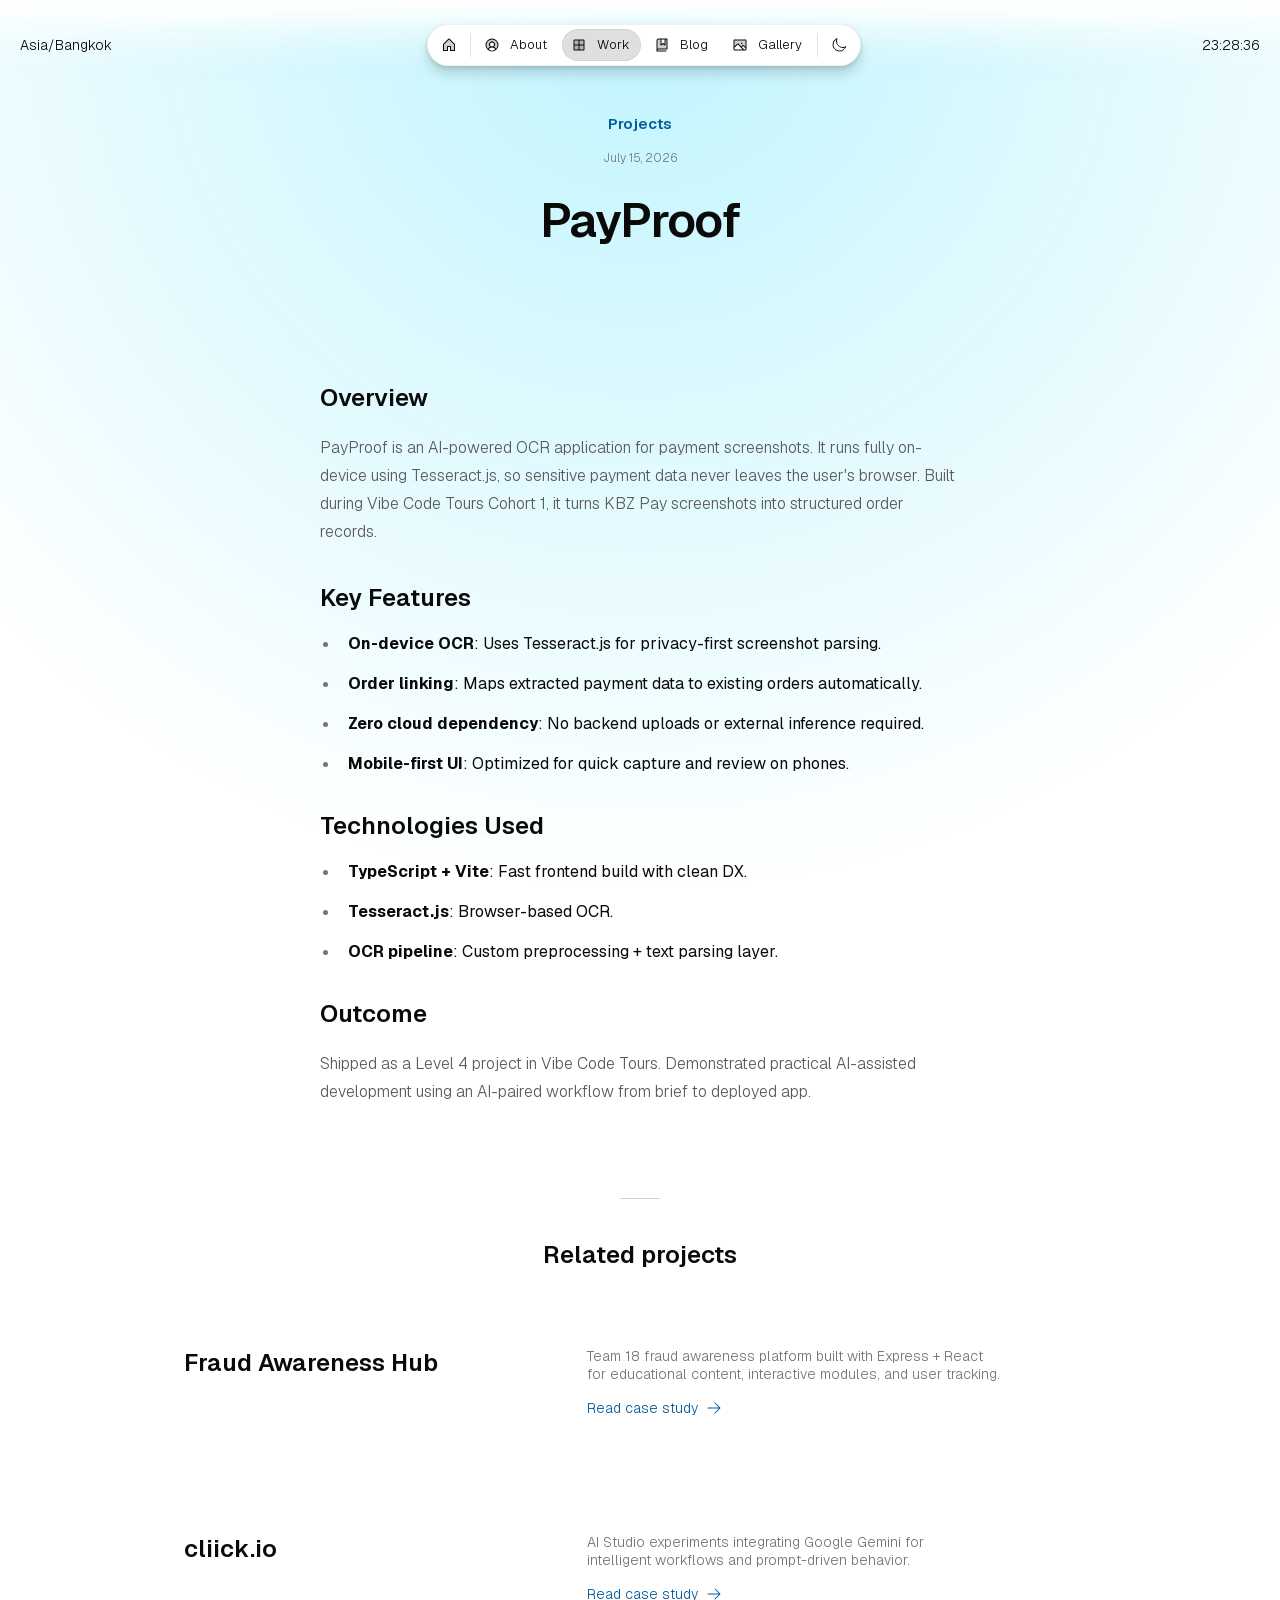
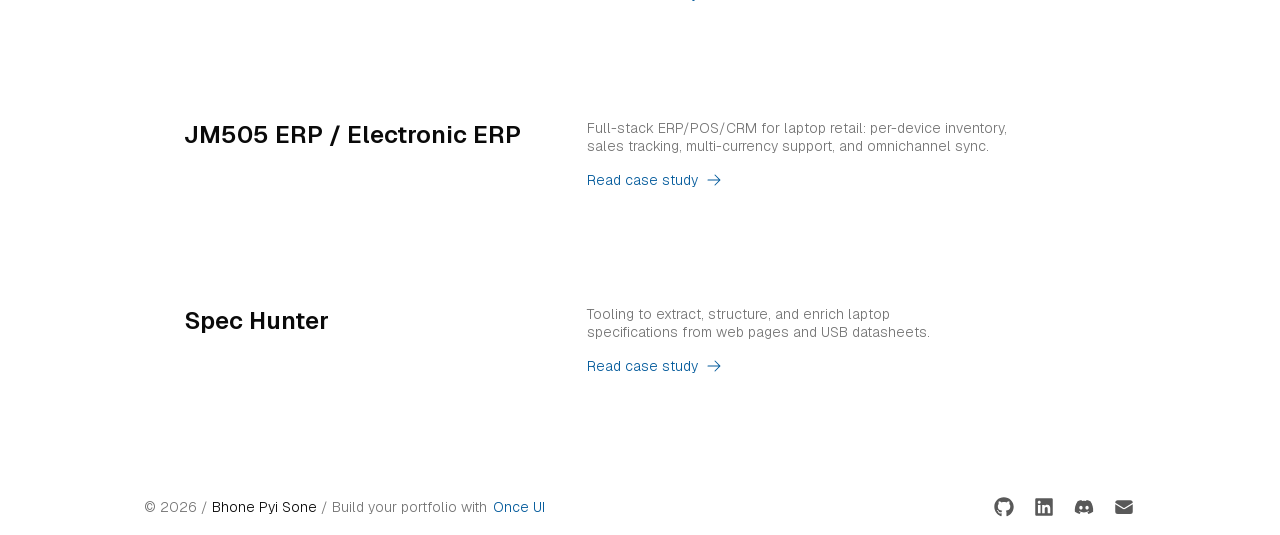
<file: work/payproof.html>
<!DOCTYPE html><html class="display-flex position-relative min-width-0 fill-width geist_d82bf9db-module__Ifi_Dq__variable geist_250f8b91-module__B2UTAq__variable geist_4edd9b70-module__GC7HaW__variable geist_mono_90672d7c-module__qcY_rq__variable " lang="en"><head><meta charSet="utf-8"/><meta name="viewport" content="width=device-width, initial-scale=1"/><link rel="preload" href="/_next/static/media/797e433ab948586e-s.p.0r6juujl39pe6.woff2" as="font" crossorigin="" type="font/woff2"/><link rel="preload" href="/_next/static/media/caa3a2e1cccd8315-s.p.0wgildi0cnwt9.woff2" as="font" crossorigin="" type="font/woff2"/><link rel="stylesheet" href="/_next/static/chunks/3t0bde4mr3fuo.css" data-precedence="next"/><link rel="stylesheet" href="/_next/static/chunks/40kez1wtk9g7n.css" data-precedence="next"/><link rel="stylesheet" href="/_next/static/chunks/2qyf_eb92by73.css" data-precedence="next"/><link rel="stylesheet" href="/_next/static/chunks/22ulfw4osyhno.css" data-precedence="next"/><link rel="stylesheet" href="/_next/static/chunks/3kk56ronlzm8d.css" data-precedence="next"/><link rel="preload" as="script" fetchPriority="low" href="/_next/static/chunks/00b9wm5dtl3bf.js"/><script src="/_next/static/chunks/35ko02lhcx9le.js" async=""></script><script src="/_next/static/chunks/0x2xtjf9k0dvm.js" async=""></script><script src="/_next/static/chunks/turbopack-0wat1emyl6_en.js" async=""></script><script src="/_next/static/chunks/1aflf8jqovzbu.js" async="" crossorigin=""></script><script src="/_next/static/chunks/1t44q5u-rd2q0.js" async="" crossorigin=""></script><script src="/_next/static/chunks/1w6cndwplt6s9.js" async="" crossorigin=""></script><title>PayProof</title><meta name="description" content="Privacy-first OCR tool that reads KBZ Pay screenshots and links them to orders — fully on-device, zero cloud dependency."/><meta property="og:title" content="PayProof"/><meta property="og:description" content="Privacy-first OCR tool that reads KBZ Pay screenshots and links them to orders — fully on-device, zero cloud dependency."/><meta property="og:url" content="https://bhonepyisone.github.io/work/payproof"/><meta property="og:image" content="https://bhonepyisone.github.io/api/og/generate?title=PayProof"/><meta property="og:image:alt" content="PayProof"/><meta property="og:type" content="website"/><meta name="twitter:card" content="summary_large_image"/><meta name="twitter:title" content="PayProof"/><meta name="twitter:description" content="Privacy-first OCR tool that reads KBZ Pay screenshots and links them to orders — fully on-device, zero cloud dependency."/><meta name="twitter:image" content="https://bhonepyisone.github.io/api/og/generate?title=PayProof"/><link rel="icon" href="/favicon.ico?favicon.2d94g_gtj9-dr.ico" sizes="120x120" type="image/x-icon"/><meta name="next-size-adjust" content=""/><script id="theme-init">
              (function() {
                try {
                  const root = document.documentElement;
                  const defaultTheme = 'system';
                  
                  // Set defaults from config
                  const config = {"brand":"cyan","accent":"red","neutral":"gray","solid":"contrast","solid-style":"flat","border":"playful","surface":"translucent","transition":"all","scaling":"100","viz-style":"gradient"};
                  
                  // Apply default values
                  Object.entries(config).forEach(([key, value]) => {
                    root.setAttribute('data-' + key, value);
                  });
                  
                  // Resolve theme
                  const resolveTheme = (themeValue) => {
                    if (!themeValue || themeValue === 'system') {
                      return window.matchMedia('(prefers-color-scheme: dark)').matches ? 'dark' : 'light';
                    }
                    return themeValue;
                  };
                  
                  // Apply saved theme
                  const savedTheme = localStorage.getItem('data-theme');
                  const resolvedTheme = resolveTheme(savedTheme);
                  root.setAttribute('data-theme', resolvedTheme);
                  
                  // Apply any saved style overrides
                  const styleKeys = Object.keys(config);
                  styleKeys.forEach(key => {
                    const value = localStorage.getItem('data-' + key);
                    if (value) {
                      root.setAttribute('data-' + key, value);
                    }
                  });
                } catch (e) {
                  console.error('Failed to initialize theme:', e);
                  document.documentElement.setAttribute('data-theme', 'dark');
                }
              })();
            </script><script src="/_next/static/chunks/0cz1d0mv5g_q7.js" noModule=""></script></head><body class="display-flex position-relative p-0 m-0 page-background flex-column align-center min-width-0 fill-width " style="min-height:100vh"><div hidden=""><!--$--><!--/$--></div><div class="display-flex position-absolute fill min-width-0 min-height-0 min-width-0 fill-width RevealFx-module-scss-module__6G5tfa__revealFx RevealFx-module-scss-module__6G5tfa__hidden  " style="transform:translateY(undefined);transition-duration:2s"><div class="display-flex position-relative overflow-hidden fill min-height-0 min-width-0 "><div class="display-flex position-absolute top-0 left-0 overflow-hidden fill min-height-0 min-width-0 Mask-module-scss-module__b7fjhq__mask " style="--mask-position-x:50%;--mask-position-y:0%;--mask-radius:100vh"><div class="display-flex position-absolute top-0 left-0 pointer-events-none opacity-40 fill min-height-0 min-width-0 Background-module-scss-module__ijNboa__dots " style="--dots-color:var(--brand-background-strong);--dots-size:var(--static-space-2)"></div></div></div></div><div class="display-flex position-relative min-width-0 fill-width s-flex-hide xs-flex-hide" style="min-height:var(--static-space-16)"></div><div class="display-flex position-fixed min-width-0 fill-width z-index-9 Fade-module-scss-module__WhQGgG__mask s-flex-hide xs-flex-hide" style="height:var(--static-space-80);--base-color:var(--page-background);--gradient-direction:180deg"></div><div class="display-flex position-fixed flex-hide bottom-0 min-width-0 fill-width z-index-9 Fade-module-scss-module__WhQGgG__mask s-flex-show xs-flex-show" style="height:var(--static-space-80);--base-color:var(--page-background);--gradient-direction:0deg"></div><header class="display-flex position-sticky p-8 top-0 justify-center fit-height min-width-0 fill-width z-index-9 Header-module-scss-module__t7BEda__position s-position-fixed xs-position-fixed" data-border="rounded"><div class="display-flex position-relative pl-12 align-center min-width-0 fill-width font-body font-default font-s "><div class="display-flex position-relative s-flex-hide xs-flex-hide">Asia/Bangkok</div></div><div class="display-flex position-relative justify-center min-width-0 fill-width "><div class="display-flex position-relative p-4 page-background neutral-border-alpha-weak border-solid border-1 radius-m-4 justify-center shadow-l z-index-1 "><div class="display-flex position-relative g-4 align-center font-body font-default font-s "><a class="ToggleButton-module-scss-module__9rlAba__button ToggleButton-module-scss-module__9rlAba__ghost ToggleButton-module-scss-module__9rlAba__m radius-m text-decoration-none button cursor-interactive fit-width justify-center" href="/"><span class="display-inline-flex position-relative fit color-inherit Icon-module-scss-module__glKzjG__xs " aria-hidden="true"><svg stroke="currentColor" fill="currentColor" stroke-width="0" viewBox="0 0 256 256" height="1em" width="1em" xmlns="http://www.w3.org/2000/svg"><path d="M216,120v96H152V152H104v64H40V120a8,8,0,0,1,2.34-5.66l80-80a8,8,0,0,1,11.32,0l80,80A8,8,0,0,1,216,120Z" opacity="0.2"></path><path d="M219.31,108.68l-80-80a16,16,0,0,0-22.62,0l-80,80A15.87,15.87,0,0,0,32,120v96a8,8,0,0,0,8,8h64a8,8,0,0,0,8-8V160h32v56a8,8,0,0,0,8,8h64a8,8,0,0,0,8-8V120A15.87,15.87,0,0,0,219.31,108.68ZM208,208H160V152a8,8,0,0,0-8-8H104a8,8,0,0,0-8,8v56H48V120l80-80,80,80Z"></path></svg></span></a><div class="display-flex position-relative neutral-background-alpha-medium flex-column min-height-0 fill-height " style="min-width:var(--static-space-1);max-height:var(--static-space-24);width:var(--static-space-1)"></div><div class="display-flex position-relative s-flex-hide xs-flex-hide"><a class="ToggleButton-module-scss-module__9rlAba__button ToggleButton-module-scss-module__9rlAba__ghost ToggleButton-module-scss-module__9rlAba__m radius-m text-decoration-none button cursor-interactive fit-width justify-center" href="/about"><span class="display-inline-flex position-relative fit color-inherit Icon-module-scss-module__glKzjG__xs " aria-hidden="true"><svg stroke="currentColor" fill="currentColor" stroke-width="0" viewBox="0 0 256 256" height="1em" width="1em" xmlns="http://www.w3.org/2000/svg"><path d="M224,128a95.76,95.76,0,0,1-31.8,71.37A72,72,0,0,0,128,160a40,40,0,1,0-40-40,40,40,0,0,0,40,40,72,72,0,0,0-64.2,39.37h0A96,96,0,1,1,224,128Z" opacity="0.2"></path><path d="M128,24A104,104,0,1,0,232,128,104.11,104.11,0,0,0,128,24ZM74.08,197.5a64,64,0,0,1,107.84,0,87.83,87.83,0,0,1-107.84,0ZM96,120a32,32,0,1,1,32,32A32,32,0,0,1,96,120Zm97.76,66.41a79.66,79.66,0,0,0-36.06-28.75,48,48,0,1,0-59.4,0,79.66,79.66,0,0,0-36.06,28.75,88,88,0,1,1,131.52,0Z"></path></svg></span><div class="display-flex position-static px-2 justify-center font-label font-s font-default ">About</div></a></div><div class="display-flex position-relative flex-hide s-flex-show xs-flex-show"><a class="ToggleButton-module-scss-module__9rlAba__button ToggleButton-module-scss-module__9rlAba__ghost ToggleButton-module-scss-module__9rlAba__m radius-m text-decoration-none button cursor-interactive fit-width justify-center" href="/about"><span class="display-inline-flex position-relative fit color-inherit Icon-module-scss-module__glKzjG__xs " aria-hidden="true"><svg stroke="currentColor" fill="currentColor" stroke-width="0" viewBox="0 0 256 256" height="1em" width="1em" xmlns="http://www.w3.org/2000/svg"><path d="M224,128a95.76,95.76,0,0,1-31.8,71.37A72,72,0,0,0,128,160a40,40,0,1,0-40-40,40,40,0,0,0,40,40,72,72,0,0,0-64.2,39.37h0A96,96,0,1,1,224,128Z" opacity="0.2"></path><path d="M128,24A104,104,0,1,0,232,128,104.11,104.11,0,0,0,128,24ZM74.08,197.5a64,64,0,0,1,107.84,0,87.83,87.83,0,0,1-107.84,0ZM96,120a32,32,0,1,1,32,32A32,32,0,0,1,96,120Zm97.76,66.41a79.66,79.66,0,0,0-36.06-28.75,48,48,0,1,0-59.4,0,79.66,79.66,0,0,0-36.06,28.75,88,88,0,1,1,131.52,0Z"></path></svg></span></a></div><div class="display-flex position-relative s-flex-hide xs-flex-hide"><a class="ToggleButton-module-scss-module__9rlAba__button ToggleButton-module-scss-module__9rlAba__ghost ToggleButton-module-scss-module__9rlAba__m ToggleButton-module-scss-module__9rlAba__selected radius-m text-decoration-none button cursor-interactive fit-width justify-center" href="/work"><span class="display-inline-flex position-relative fit color-inherit Icon-module-scss-module__glKzjG__xs " aria-hidden="true"><svg stroke="currentColor" fill="currentColor" stroke-width="0" viewBox="0 0 256 256" height="1em" width="1em" xmlns="http://www.w3.org/2000/svg"><path d="M208,56V200a8,8,0,0,1-8,8H56a8,8,0,0,1-8-8V56a8,8,0,0,1,8-8H200A8,8,0,0,1,208,56Z" opacity="0.2"></path><path d="M200,40H56A16,16,0,0,0,40,56V200a16,16,0,0,0,16,16H200a16,16,0,0,0,16-16V56A16,16,0,0,0,200,40Zm0,80H136V56h64ZM120,56v64H56V56ZM56,136h64v64H56Zm144,64H136V136h64v64Z"></path></svg></span><div class="display-flex position-static px-2 justify-center font-label font-s font-default ">Work</div></a></div><div class="display-flex position-relative flex-hide s-flex-show xs-flex-show"><a class="ToggleButton-module-scss-module__9rlAba__button ToggleButton-module-scss-module__9rlAba__ghost ToggleButton-module-scss-module__9rlAba__m ToggleButton-module-scss-module__9rlAba__selected radius-m text-decoration-none button cursor-interactive fit-width justify-center" href="/work"><span class="display-inline-flex position-relative fit color-inherit Icon-module-scss-module__glKzjG__xs " aria-hidden="true"><svg stroke="currentColor" fill="currentColor" stroke-width="0" viewBox="0 0 256 256" height="1em" width="1em" xmlns="http://www.w3.org/2000/svg"><path d="M208,56V200a8,8,0,0,1-8,8H56a8,8,0,0,1-8-8V56a8,8,0,0,1,8-8H200A8,8,0,0,1,208,56Z" opacity="0.2"></path><path d="M200,40H56A16,16,0,0,0,40,56V200a16,16,0,0,0,16,16H200a16,16,0,0,0,16-16V56A16,16,0,0,0,200,40Zm0,80H136V56h64ZM120,56v64H56V56ZM56,136h64v64H56Zm144,64H136V136h64v64Z"></path></svg></span></a></div><div class="display-flex position-relative s-flex-hide xs-flex-hide"><a class="ToggleButton-module-scss-module__9rlAba__button ToggleButton-module-scss-module__9rlAba__ghost ToggleButton-module-scss-module__9rlAba__m radius-m text-decoration-none button cursor-interactive fit-width justify-center" href="/blog"><span class="display-inline-flex position-relative fit color-inherit Icon-module-scss-module__glKzjG__xs " aria-hidden="true"><svg stroke="currentColor" fill="currentColor" stroke-width="0" viewBox="0 0 256 256" height="1em" width="1em" xmlns="http://www.w3.org/2000/svg"><path d="M208,32V192H72a24,24,0,0,0-24,24V56A24,24,0,0,1,72,32h40v96l32-24,32,24V32Z" opacity="0.2"></path><path d="M208,24H72A32,32,0,0,0,40,56V224a8,8,0,0,0,8,8H192a8,8,0,0,0,0-16H56a16,16,0,0,1,16-16H208a8,8,0,0,0,8-8V32A8,8,0,0,0,208,24ZM120,40h48v72L148.79,97.6a8,8,0,0,0-9.6,0L120,112Zm80,144H72a31.82,31.82,0,0,0-16,4.29V56A16,16,0,0,1,72,40h32v88a8,8,0,0,0,12.8,6.4L144,114l27.21,20.4A8,8,0,0,0,176,136a8.1,8.1,0,0,0,3.58-.84A8,8,0,0,0,184,128V40h16Z"></path></svg></span><div class="display-flex position-static px-2 justify-center font-label font-s font-default ">Blog</div></a></div><div class="display-flex position-relative flex-hide s-flex-show xs-flex-show"><a class="ToggleButton-module-scss-module__9rlAba__button ToggleButton-module-scss-module__9rlAba__ghost ToggleButton-module-scss-module__9rlAba__m radius-m text-decoration-none button cursor-interactive fit-width justify-center" href="/blog"><span class="display-inline-flex position-relative fit color-inherit Icon-module-scss-module__glKzjG__xs " aria-hidden="true"><svg stroke="currentColor" fill="currentColor" stroke-width="0" viewBox="0 0 256 256" height="1em" width="1em" xmlns="http://www.w3.org/2000/svg"><path d="M208,32V192H72a24,24,0,0,0-24,24V56A24,24,0,0,1,72,32h40v96l32-24,32,24V32Z" opacity="0.2"></path><path d="M208,24H72A32,32,0,0,0,40,56V224a8,8,0,0,0,8,8H192a8,8,0,0,0,0-16H56a16,16,0,0,1,16-16H208a8,8,0,0,0,8-8V32A8,8,0,0,0,208,24ZM120,40h48v72L148.79,97.6a8,8,0,0,0-9.6,0L120,112Zm80,144H72a31.82,31.82,0,0,0-16,4.29V56A16,16,0,0,1,72,40h32v88a8,8,0,0,0,12.8,6.4L144,114l27.21,20.4A8,8,0,0,0,176,136a8.1,8.1,0,0,0,3.58-.84A8,8,0,0,0,184,128V40h16Z"></path></svg></span></a></div><div class="display-flex position-relative s-flex-hide xs-flex-hide"><a class="ToggleButton-module-scss-module__9rlAba__button ToggleButton-module-scss-module__9rlAba__ghost ToggleButton-module-scss-module__9rlAba__m radius-m text-decoration-none button cursor-interactive fit-width justify-center" href="/gallery"><span class="display-inline-flex position-relative fit color-inherit Icon-module-scss-module__glKzjG__xs " aria-hidden="true"><svg stroke="currentColor" fill="currentColor" stroke-width="0" viewBox="0 0 256 256" height="1em" width="1em" xmlns="http://www.w3.org/2000/svg"><path d="M224,56V178.06l-39.72-39.72a8,8,0,0,0-11.31,0L147.31,164,97.66,114.34a8,8,0,0,0-11.32,0L32,168.69V56a8,8,0,0,1,8-8H216A8,8,0,0,1,224,56Z" opacity="0.2"></path><path d="M216,40H40A16,16,0,0,0,24,56V200a16,16,0,0,0,16,16H216a16,16,0,0,0,16-16V56A16,16,0,0,0,216,40Zm0,16V158.75l-26.07-26.06a16,16,0,0,0-22.63,0l-20,20-44-44a16,16,0,0,0-22.62,0L40,149.37V56ZM40,172l52-52,80,80H40Zm176,28H194.63l-36-36,20-20L216,181.38V200ZM144,100a12,12,0,1,1,12,12A12,12,0,0,1,144,100Z"></path></svg></span><div class="display-flex position-static px-2 justify-center font-label font-s font-default ">Gallery</div></a></div><div class="display-flex position-relative flex-hide s-flex-show xs-flex-show"><a class="ToggleButton-module-scss-module__9rlAba__button ToggleButton-module-scss-module__9rlAba__ghost ToggleButton-module-scss-module__9rlAba__m radius-m text-decoration-none button cursor-interactive fit-width justify-center" href="/gallery"><span class="display-inline-flex position-relative fit color-inherit Icon-module-scss-module__glKzjG__xs " aria-hidden="true"><svg stroke="currentColor" fill="currentColor" stroke-width="0" viewBox="0 0 256 256" height="1em" width="1em" xmlns="http://www.w3.org/2000/svg"><path d="M224,56V178.06l-39.72-39.72a8,8,0,0,0-11.31,0L147.31,164,97.66,114.34a8,8,0,0,0-11.32,0L32,168.69V56a8,8,0,0,1,8-8H216A8,8,0,0,1,224,56Z" opacity="0.2"></path><path d="M216,40H40A16,16,0,0,0,24,56V200a16,16,0,0,0,16,16H216a16,16,0,0,0,16-16V56A16,16,0,0,0,216,40Zm0,16V158.75l-26.07-26.06a16,16,0,0,0-22.63,0l-20,20-44-44a16,16,0,0,0-22.62,0L40,149.37V56ZM40,172l52-52,80,80H40Zm176,28H194.63l-36-36,20-20L216,181.38V200ZM144,100a12,12,0,1,1,12,12A12,12,0,0,1,144,100Z"></path></svg></span></a></div><div class="display-flex position-relative neutral-background-alpha-medium flex-column min-height-0 fill-height " style="min-width:var(--static-space-1);max-height:var(--static-space-24);width:var(--static-space-1)"></div><button class="ToggleButton-module-scss-module__9rlAba__button ToggleButton-module-scss-module__9rlAba__ghost ToggleButton-module-scss-module__9rlAba__m radius-m text-decoration-none button cursor-interactive fit-width justify-center" aria-label="Switch to dark mode"><span class="display-inline-flex position-relative fit color-inherit Icon-module-scss-module__glKzjG__xs " aria-hidden="true"><svg stroke="currentColor" fill="none" stroke-width="1.5" viewBox="0 0 24 24" aria-hidden="true" height="1em" width="1em" xmlns="http://www.w3.org/2000/svg"><path stroke-linecap="round" stroke-linejoin="round" d="M21.752 15.002A9.72 9.72 0 0 1 18 15.75c-5.385 0-9.75-4.365-9.75-9.75 0-1.33.266-2.597.748-3.752A9.753 9.753 0 0 0 3 11.25C3 16.635 7.365 21 12.75 21a9.753 9.753 0 0 0 9.002-5.998Z"></path></svg></span></button></div></div></div><div class="display-flex position-relative justify-end align-center min-width-0 fill-width "><div class="display-flex position-relative pr-12 g-20 justify-end align-center font-body font-default font-s "><div class="display-flex position-relative s-flex-hide xs-flex-hide"></div></div></div></header><div class="display-flex position-relative p-l flex-1 justify-center min-width-0 fill-width "><div class="display-flex position-relative justify-center min-width-0 fill-width " style="min-height:var(--static-space-0)"><div class="display-flex position-relative py-128 justify-center min-width-0 fill-width "><div class="display-flex position-relative center "><div class="display-flex position-relative center Spinner-module-scss-module__imkilW__m " role="status" aria-label="Loading"><div class="display-flex position-relative fill min-height-0 min-width-0 "><div class="display-flex position-absolute neutral-border-alpha-medium border-1 border-solid radius-full fill min-height-0 min-width-0 Spinner-module-scss-module__imkilW__size "></div><div class="display-flex position-relative border-solid radius-full fill min-height-0 min-width-0 Spinner-module-scss-module__imkilW__spinner Spinner-module-scss-module__imkilW__size "></div></div></div></div></div></div></div><footer class="display-flex position-relative p-8 justify-center min-width-0 fill-width s-flex-column"><div class="display-flex position-relative px-16 py-8 g-16 justify-between align-center fill-width max-width-m Footer-module-scss-module__DkSkqG__mobile s-flex-column s-align-center xs-align-center s-align-center xs-align-center"><span class="font-body font-default font-s neutral-on-background-strong"><span class="neutral-on-background-weak">© <!-- -->2026<!-- --> /</span><span class="px-4">Bhone Pyi Sone</span><span class="neutral-on-background-weak">/ Build your portfolio with<!-- --> <a href="https://once-ui.com/products/magic-portfolio" target="_blank" rel="noreferrer" class="reset-button-styles focus-ring align-center display-inline-flex g-8 radius-s fit-width px-2 mx-2">Once UI</a></span></span><div class="display-flex position-relative g-16 "><div class="display-flex position-relative "><a href="https://github.com/bhonepyisone" target="_blank" rel="noreferrer" class="Button-module-scss-module__Z_19_G__button Button-module-scss-module__Z_19_G__ghost IconButton-module-scss-module__-vAwNG__s radius-m text-decoration-none button cursor-interactive" aria-label="GitHub" aria-disabled="false"><div class="display-flex position-relative center fill min-height-0 min-width-0 "><span class="display-inline-flex position-relative fit color-inherit Icon-module-scss-module__glKzjG__s " aria-hidden="true"><svg stroke="currentColor" fill="currentColor" stroke-width="0" viewBox="0 0 496 512" height="1em" width="1em" xmlns="http://www.w3.org/2000/svg"><path d="M165.9 397.4c0 2-2.3 3.6-5.2 3.6-3.3.3-5.6-1.3-5.6-3.6 0-2 2.3-3.6 5.2-3.6 3-.3 5.6 1.3 5.6 3.6zm-31.1-4.5c-.7 2 1.3 4.3 4.3 4.9 2.6 1 5.6 0 6.2-2s-1.3-4.3-4.3-5.2c-2.6-.7-5.5.3-6.2 2.3zm44.2-1.7c-2.9.7-4.9 2.6-4.6 4.9.3 2 2.9 3.3 5.9 2.6 2.9-.7 4.9-2.6 4.6-4.6-.3-1.9-3-3.2-5.9-2.9zM244.8 8C106.1 8 0 113.3 0 252c0 110.9 69.8 205.8 169.5 239.2 12.8 2.3 17.3-5.6 17.3-12.1 0-6.2-.3-40.4-.3-61.4 0 0-70 15-84.7-29.8 0 0-11.4-29.1-27.8-36.6 0 0-22.9-15.7 1.6-15.4 0 0 24.9 2 38.6 25.8 21.9 38.6 58.6 27.5 72.9 20.9 2.3-16 8.8-27.1 16-33.7-55.9-6.2-112.3-14.3-112.3-110.5 0-27.5 7.6-41.3 23.6-58.9-2.6-6.5-11.1-33.3 2.6-67.9 20.9-6.5 69 27 69 27 20-5.6 41.5-8.5 62.8-8.5s42.8 2.9 62.8 8.5c0 0 48.1-33.6 69-27 13.7 34.7 5.2 61.4 2.6 67.9 16 17.7 25.8 31.5 25.8 58.9 0 96.5-58.9 104.2-114.8 110.5 9.2 7.9 17 22.9 17 46.4 0 33.7-.3 75.4-.3 83.6 0 6.5 4.6 14.4 17.3 12.1C428.2 457.8 496 362.9 496 252 496 113.3 383.5 8 244.8 8zM97.2 352.9c-1.3 1-1 3.3.7 5.2 1.6 1.6 3.9 2.3 5.2 1 1.3-1 1-3.3-.7-5.2-1.6-1.6-3.9-2.3-5.2-1zm-10.8-8.1c-.7 1.3.3 2.9 2.3 3.9 1.6 1 3.6.7 4.3-.7.7-1.3-.3-2.9-2.3-3.9-2-.6-3.6-.3-4.3.7zm32.4 35.6c-1.6 1.3-1 4.3 1.3 6.2 2.3 2.3 5.2 2.6 6.5 1 1.3-1.3.7-4.3-1.3-6.2-2.2-2.3-5.2-2.6-6.5-1zm-11.4-14.7c-1.6 1-1.6 3.6 0 5.9 1.6 2.3 4.3 3.3 5.6 2.3 1.6-1.3 1.6-3.9 0-6.2-1.4-2.3-4-3.3-5.6-2z"></path></svg></span></div></a></div><div class="display-flex position-relative "><a href="https://linkedin.com/in/bhonepyisone" target="_blank" rel="noreferrer" class="Button-module-scss-module__Z_19_G__button Button-module-scss-module__Z_19_G__ghost IconButton-module-scss-module__-vAwNG__s radius-m text-decoration-none button cursor-interactive" aria-label="LinkedIn" aria-disabled="false"><div class="display-flex position-relative center fill min-height-0 min-width-0 "><span class="display-inline-flex position-relative fit color-inherit Icon-module-scss-module__glKzjG__s " aria-hidden="true"><svg stroke="currentColor" fill="currentColor" stroke-width="0" viewBox="0 0 448 512" height="1em" width="1em" xmlns="http://www.w3.org/2000/svg"><path d="M416 32H31.9C14.3 32 0 46.5 0 64.3v383.4C0 465.5 14.3 480 31.9 480H416c17.6 0 32-14.5 32-32.3V64.3c0-17.8-14.4-32.3-32-32.3zM135.4 416H69V202.2h66.5V416zm-33.2-243c-21.3 0-38.5-17.3-38.5-38.5S80.9 96 102.2 96c21.2 0 38.5 17.3 38.5 38.5 0 21.3-17.2 38.5-38.5 38.5zm282.1 243h-66.4V312c0-24.8-.5-56.7-34.5-56.7-34.6 0-39.9 27-39.9 54.9V416h-66.4V202.2h63.7v29.2h.9c8.9-16.8 30.6-34.5 62.9-34.5 67.2 0 79.7 44.3 79.7 101.9V416z"></path></svg></span></div></a></div><div class="display-flex position-relative "><a href="https://discord.com" target="_blank" rel="noreferrer" class="Button-module-scss-module__Z_19_G__button Button-module-scss-module__Z_19_G__ghost IconButton-module-scss-module__-vAwNG__s radius-m text-decoration-none button cursor-interactive" aria-label="Discord" aria-disabled="false"><div class="display-flex position-relative center fill min-height-0 min-width-0 "><span class="display-inline-flex position-relative fit color-inherit Icon-module-scss-module__glKzjG__s " aria-hidden="true"><svg stroke="currentColor" fill="currentColor" stroke-width="0" viewBox="0 0 640 512" height="1em" width="1em" xmlns="http://www.w3.org/2000/svg"><path d="M524.531,69.836a1.5,1.5,0,0,0-.764-.7A485.065,485.065,0,0,0,404.081,32.03a1.816,1.816,0,0,0-1.923.91,337.461,337.461,0,0,0-14.9,30.6,447.848,447.848,0,0,0-134.426,0,309.541,309.541,0,0,0-15.135-30.6,1.89,1.89,0,0,0-1.924-.91A483.689,483.689,0,0,0,116.085,69.137a1.712,1.712,0,0,0-.788.676C39.068,183.651,18.186,294.69,28.43,404.354a2.016,2.016,0,0,0,.765,1.375A487.666,487.666,0,0,0,176.02,479.918a1.9,1.9,0,0,0,2.063-.676A348.2,348.2,0,0,0,208.12,430.4a1.86,1.86,0,0,0-1.019-2.588,321.173,321.173,0,0,1-45.868-21.853,1.885,1.885,0,0,1-.185-3.126c3.082-2.309,6.166-4.711,9.109-7.137a1.819,1.819,0,0,1,1.9-.256c96.229,43.917,200.41,43.917,295.5,0a1.812,1.812,0,0,1,1.924.233c2.944,2.426,6.027,4.851,9.132,7.16a1.884,1.884,0,0,1-.162,3.126,301.407,301.407,0,0,1-45.89,21.83,1.875,1.875,0,0,0-1,2.611,391.055,391.055,0,0,0,30.014,48.815,1.864,1.864,0,0,0,2.063.7A486.048,486.048,0,0,0,610.7,405.729a1.882,1.882,0,0,0,.765-1.352C623.729,277.594,590.933,167.465,524.531,69.836ZM222.491,337.58c-28.972,0-52.844-26.587-52.844-59.239S193.056,219.1,222.491,219.1c29.665,0,53.306,26.82,52.843,59.239C275.334,310.993,251.924,337.58,222.491,337.58Zm195.38,0c-28.971,0-52.843-26.587-52.843-59.239S388.437,219.1,417.871,219.1c29.667,0,53.307,26.82,52.844,59.239C470.715,310.993,447.538,337.58,417.871,337.58Z"></path></svg></span></div></a></div><div class="display-flex position-relative "><a class="Button-module-scss-module__Z_19_G__button Button-module-scss-module__Z_19_G__ghost IconButton-module-scss-module__-vAwNG__s radius-m text-decoration-none button cursor-interactive" aria-label="Email" aria-disabled="false" href="mailto:bhone.ps@proton.me"><div class="display-flex position-relative center fill min-height-0 min-width-0 "><span class="display-inline-flex position-relative fit color-inherit Icon-module-scss-module__glKzjG__s " aria-hidden="true"><svg stroke="currentColor" fill="currentColor" stroke-width="0" viewBox="0 0 24 24" aria-hidden="true" height="1em" width="1em" xmlns="http://www.w3.org/2000/svg"><path d="M1.5 8.67v8.58a3 3 0 0 0 3 3h15a3 3 0 0 0 3-3V8.67l-8.928 5.493a3 3 0 0 1-3.144 0L1.5 8.67Z"></path><path d="M22.5 6.908V6.75a3 3 0 0 0-3-3h-15a3 3 0 0 0-3 3v.158l9.714 5.978a1.5 1.5 0 0 0 1.572 0L22.5 6.908Z"></path></svg></span></div></a></div></div></div><div class="display-flex position-relative flex-hide s-flex-show xs-flex-show" style="height:var(--static-space-80)"></div></footer><script src="/_next/static/chunks/00b9wm5dtl3bf.js" id="_R_" async=""></script><script>(self.__next_f=self.__next_f||[]).push([0])</script><script>self.__next_f.push([1,"1:\"$Sreact.fragment\"\n3:I[39756,[\"/_next/static/chunks/1aflf8jqovzbu.js\",\"/_next/static/chunks/1t44q5u-rd2q0.js\",\"/_next/static/chunks/1w6cndwplt6s9.js\"],\"default\"]\n4:I[37457,[\"/_next/static/chunks/1aflf8jqovzbu.js\",\"/_next/static/chunks/1t44q5u-rd2q0.js\",\"/_next/static/chunks/1w6cndwplt6s9.js\"],\"default\"]\n6:I[97367,[\"/_next/static/chunks/1aflf8jqovzbu.js\",\"/_next/static/chunks/1t44q5u-rd2q0.js\",\"/_next/static/chunks/1w6cndwplt6s9.js\"],\"OutletBoundary\"]\n7:\"$Sreact.suspense\"\na:I[97367,[\"/_next/static/chunks/1aflf8jqovzbu.js\",\"/_next/static/chunks/1t44q5u-rd2q0.js\",\"/_next/static/chunks/1w6cndwplt6s9.js\"],\"ViewportBoundary\"]\nc:I[97367,[\"/_next/static/chunks/1aflf8jqovzbu.js\",\"/_next/static/chunks/1t44q5u-rd2q0.js\",\"/_next/static/chunks/1w6cndwplt6s9.js\"],\"MetadataBoundary\"]\ne:I[68027,[\"/_next/static/chunks/1aflf8jqovzbu.js\",\"/_next/static/chunks/1t44q5u-rd2q0.js\",\"/_next/static/chunks/1w6cndwplt6s9.js\"],\"default\",1]\n:HL[\"/_next/static/chunks/3t0bde4mr3fuo.css\",\"style\"]\n:HL[\"/_next/static/chunks/40kez1wtk9g7n.css\",\"style\"]\n:HL[\"/_next/static/chunks/2qyf_eb92by73.css\",\"style\"]\n:HL[\"/_next/static/chunks/22ulfw4osyhno.css\",\"style\"]\n:HL[\"/_next/static/chunks/3kk56ronlzm8d.css\",\"style\"]\n:HL[\"/_next/static/media/797e433ab948586e-s.p.0r6juujl39pe6.woff2\",\"font\",{\"crossOrigin\":\"\",\"type\":\"font/woff2\"}]\n:HL[\"/_next/static/media/caa3a2e1cccd8315-s.p.0wgildi0cnwt9.woff2\",\"font\",{\"crossOrigin\":\"\",\"type\":\"font/woff2\"}]\n9:X\n0:{\"P\":null,\"c\":[\"\",\"work\",\"payproof\"],\"q\":\"\",\"i\":false,\"f\":[[[\"\",{\"children\":[\"work\",{\"children\":[[\"slug\",\"payproof\",\"d\",[\"projects\"]],{\"children\":[\"__PAGE__\",{},\"$undefined\",\"$undefined\",4608]},\"$undefined\",\"$undefined\",4608]},\"$undefined\",\"$undefined\",4608]},\"$undefined\",\"$undefined\",4624],[[\"$\",\"$1\",\"c\",{\"children\":[[[\"$\",\"link\",\"0\",{\"rel\":\"stylesheet\",\"href\":\"/_next/static/chunks/3t0bde4mr3fuo.css\",\"precedence\":\"next\",\"crossOrigin\":\"$undefined\",\"nonce\":\"$undefined\"}],[\"$\",\"link\",\"1\",{\"rel\":\"stylesheet\",\"href\":\"/_next/static/chunks/40kez1wtk9g7n.css\",\"precedence\":\"next\",\"crossOrigin\":\"$undefined\",\"nonce\":\"$undefined\"}],[\"$\",\"link\",\"2\",{\"rel\":\"stylesheet\",\"href\":\"/_next/static/chunks/2qyf_eb92by73.css\",\"precedence\":\"next\",\"crossOrigin\":\"$undefined\",\"nonce\":\"$undefined\"}],[\"$\",\"link\",\"3\",{\"rel\":\"stylesheet\",\"href\":\"/_next/static/chunks/22ulfw4osyhno.css\",\"precedence\":\"next\",\"crossOrigin\":\"$undefined\",\"nonce\":\"$undefined\"}],[\"$\",\"link\",\"4\",{\"rel\":\"stylesheet\",\"href\":\"/_next/static/chunks/3kk56ronlzm8d.css\",\"precedence\":\"next\",\"crossOrigin\":\"$undefined\",\"nonce\":\"$undefined\"}],[\"$\",\"script\",\"script-0\",{\"src\":\"/_next/static/chunks/1aflf8jqovzbu.js\",\"async\":true,\"nonce\":\"$undefined\"}],[\"$\",\"script\",\"script-1\",{\"src\":\"/_next/static/chunks/1t44q5u-rd2q0.js\",\"async\":true,\"nonce\":\"$undefined\"}],[\"$\",\"script\",\"script-2\",{\"src\":\"/_next/static/chunks/1w6cndwplt6s9.js\",\"async\":true,\"nonce\":\"$undefined\"}]],\"$L2\"]}],{\"children\":[[\"$\",\"$1\",\"c\",{\"children\":[null,[\"$\",\"$L3\",null,{\"parallelRouterKey\":\"children\",\"error\":\"$undefined\",\"errorStyles\":\"$undefined\",\"errorScripts\":\"$undefined\",\"template\":[\"$\",\"$L4\",null,{}],\"templateStyles\":\"$undefined\",\"templateScripts\":\"$undefined\",\"notFound\":\"$undefined\",\"forbidden\":\"$undefined\",\"unauthorized\":\"$undefined\"}]]}],{\"children\":[[\"$\",\"$1\",\"c\",{\"children\":[null,[\"$\",\"$L3\",null,{\"parallelRouterKey\":\"children\",\"error\":\"$undefined\",\"errorStyles\":\"$undefined\",\"errorScripts\":\"$undefined\",\"template\":[\"$\",\"$L4\",null,{}],\"templateStyles\":\"$undefined\",\"templateScripts\":\"$undefined\",\"notFound\":\"$undefined\",\"forbidden\":\"$undefined\",\"unauthorized\":\"$undefined\"}]]}],{\"children\":[[\"$\",\"$1\",\"c\",{\"children\":[\"$L5\",null,[\"$\",\"$L6\",null,{\"children\":[\"$\",\"$7\",null,{\"name\":\"Next.MetadataOutlet\",\"children\":\"$@8\"}]}]]}],{},null,false,null]},null,false,\"$9\"]},null,false,\"$9\"]},null,false,null],[\"$\",\"$1\",\"h\",{\"children\":[null,[\"$\",\"$La\",null,{\"children\":\"$Lb\"}],[\"$\",\"div\",null,{\"hidden\":true,\"children\":[\"$\",\"$Lc\",null,{\"children\":[\"$\",\"$7\",null,{\"name\":\"Next.Metadata\",\"children\":\"$Ld\"}]}]}],[\"$\",\"meta\",null,{\"name\":\"next-size-adjust\",\"content\":\"\"}]]}],false]],\"m\":\"$undefined\",\"G\":[\"$e\",[[\"$\",\"link\",\"0\",{\"rel\":\"stylesheet\",\"href\":\"/_next/static/chunks/3t0bde4mr3fuo.css\",\"precedence\":\"next\",\"crossOrigin\":\"$undefined\",\"nonce\":\"$undefined\"}],[\"$\",\"link\",\"1\",{\"rel\":\"stylesheet\",\"href\":\"/_next/static/chunks/40kez1wtk9g7n.css\",\"precedence\":\"next\",\"crossOrigin\":\"$undefined\",\"nonce\":\"$undefined\"}],[\"$\",\"link\",\"2\",{\"rel\":\"stylesheet\",\"href\":\"/_next/static/chunks/2qyf_eb92by73.css\",\"precedence\":\"next\",\"crossOrigin\":\"$undefined\",\"nonce\":\"$undefined\"}],[\"$\",\"link\",\"3\",{\"rel\":\"stylesheet\",\"href\":\"/_next/static/chunks/22ulfw4osyhno.css\",\"precedence\":\"next\",\"crossOrigin\":\"$undefined\",\"nonce\":\"$undefined\"}],[\"$\",\"link\",\"4\",{\"rel\":\"stylesheet\",\"href\":\"/_next/static/chunks/3kk56ronlzm8d.css\",\"precedence\":\"next\",\"crossOrigin\":\"$undefined\",\"nonce\":\"$undefined\"}]]],\"S\":true,\"h\":null,\"r\":\"$undefined\",\"s\":\"$undefined\",\"a\":\"$undefined\",\"l\":\"$undefined\",\"p\":\"$undefined\",\"d\":\"$undefined\",\"b\":\"ra56sHlwFoNm6y2g-UcF2\"}\n10:I[30824,[\"/_next/static/chunks/1aflf8jqovzbu.js\",\"/_next/static/chunks/1t44q5u-rd2q0.js\",\"/_next/static/chunks/1w6cndwplt6s9.js\"],\"Providers\"]\n11:I[21247,[\"/_next/static/chunks/1aflf8jqovzbu.js\",\"/_next/static/chunks/1t44q5u-rd2q0.js\",\"/_next/static/chunks/1w6cndwplt6s9.js\"],\"ClientFlex\"]\n12:I[21971,[\"/_next/static/chunks/1aflf8jqovzbu.js\",\"/_next/static/chunks/1t44q5u-rd2q0.js\",\"/_next/static/chunks/1w6cndwplt6s9.js\"],\"RevealFx\"]\n13:I[94412,[\"/_next/static/chunks/1aflf8jqovzbu.js\",\"/_next/static/chunks/1t44q5u-rd2q0.js\",\"/_next/static/chunks/1w6cndwplt6s9.js\"],\"Background\"]\n14:I[2971,[\"/_next/static/chunks/1aflf8jqovzbu.js\",\"/_next/static/chunks/1t44q5u-rd2q0.js\",\"/_next/static/chunks/1w6cndwplt6s9.js\"],\"Header\"]\n9:C\nf:T76b,\n              (function() {\n                try {\n                  const root = document.documentElement;\n                  const defaultTheme = 'system';\n                  \n                  // Set defaults from config\n                  const config = {\"brand\":\"cyan\",\"accent\":\"red\",\"neutral\":\"gray\",\"solid\":\"contrast\",\"solid-style\":\"flat\",\"border\":\"playful\",\"surface\":\"translucent\",\"transition\":\"all\",\"scaling\":\"100\",\"viz-style\":\"gradient\"};\n                  \n                  // Apply default values\n                  Object.entries(config).forEach(([key, value]) =\u003e {\n                    root.setAttribute('data-' + key, value);\n                  });\n                  \n                  // Resolve theme\n                  const resolveTheme = (themeValue) =\u003e {\n                    if (!themeValue || themeValue === 'system') {\n                      return window.matchMedia('(prefers-color-scheme: dark)').matches ? 'dark' : 'light';\n                    }\n                    return themeValue;\n                  };\n                  \n                  // Apply saved theme\n                  const savedTheme = localStorage.getItem('data-theme');\n                  const resolvedTheme = resolveTheme(savedTheme);\n                  root.setAttribute('data-theme', resolvedTheme);\n                  \n                  // Apply any saved style overrides\n                  const styleKeys = Object.keys(config);\n                  styleKeys.forEach(key =\u003e {\n                    const value = localStorage.getItem('data-' + key);\n                    if (value) {\n                      root.setAttribute('data-' + key, value);\n                    }\n                  });\n                } catch (e) {\n                  console.error('Failed to initialize theme:', e);\n                  document.documentElement.setAttribute('data-theme', 'dark');\n                }\n              })();\n            2:[\"$\",\"html\",null,{\"ref\":\"$undefined\",\"className\":\"display-flex position-relative min-width-0 fill-width geist_d82bf9db-module__Ifi_Dq__variable geist_250f8b91-module__B2UTAq__variable geist_4edd9b70-module__GC7HaW__variable geist_mono_90672d7c-module__qcY_rq__variable \",\"style\":{\"maxWidth\":\"$undefined\",\"minWidth\":\"$undefined\",\"minHeight\":\"$undefined\",\"maxHeight\":\"$undefined\",\"width\":\"$undefined\",\"height\":\"$undefined\",\"aspectRatio\":\"$undefined\",\"textAlign\":\"$undefined\",\"cursor\":\"$undefined\",\"padding\":\"$undefined\",\"paddingLeft\":\"$undefined\",\"paddingRight\":\"$undefined\",\"paddingTop\":\"$undefined\",\"paddingBottom\":\"$undefined\",\"margin\":\"$undefined\",\"marginLeft\":\"$undefined\",\"marginRight\":\"$undefined\",\"marginTop\":\"$undefined\",\"marginBottom\":\"$undefined\",\"gap\":\"$undefined\",\"top\":\"$undefined\",\"right\":\"$undefined\",\"bottom\":\"$undefined\",\"left\":\"$undefined\",\"transform\":\"$undefined\"},\"suppressHydrationWarning\":true,\"lang\":\"en\",\"children\":[[\"$\",\"head\",null,{\"children\":[\"$\",\"script\",null,{\"id\":\"theme-init\",\"dangerouslySetInnerHTML\":{\"__html\":\"$f\"}}]}],[\"$\",\"$L10\",null,{\"children\":[\"$\",\"$L11\",null,{\"ref\":\"$undefined\",\"cursor\":\"$undefined\",\"xl\":\"$undefined\",\"l\":\"$undefined\",\"m\":\"$undefined\",\"s\":\"$undefined\",\"xs\":\"$undefined\",\"style\":{\"minHeight\":\"100vh\"},\"hide\":\"$undefined\",\"direction\":\"column\",\"as\":\"body\",\"background\":\"page\",\"fillWidth\":true,\"margin\":\"0\",\"padding\":\"0\",\"horizontal\":\"center\",\"children\":[[\"$\",\"$L12\",null,{\"fill\":true,\"position\":\"absolute\",\"children\":[\"$\",\"$L13\",null,{\"mask\":{\"x\":50,\"y\":0,\"radius\":100,\"cursor\":false},\"gradient\":{\"display\":false,\"opacity\":100,\"x\":50,\"y\":60,\"width\":100,\"height\":50,\"tilt\":0,\"colorStart\":\"accent-background-strong\",\"colorEnd\":\"page-background\"},\"dots\":{\"display\":true,\"opacity\":40,\"size\":\"2\",\"color\":\"brand-background-strong\"},\"grid\":{\"display\":false,\"opacity\":100,\"color\":\"neutral-alpha-medium\",\"width\":\"0.25rem\",\"height\":\"0.25rem\"},\"lines\":{\"display\":false,\"opacity\":100,\"size\":\"16\",\"thickness\":1,\"angle\":45,\"color\":\"neutral-alpha-weak\"}}]}],[\"$\",\"$L11\",null,{\"ref\":\"$undefined\",\"cursor\":\"$undefined\",\"xl\":\"$undefined\",\"l\":\"$undefined\",\"m\":\"$undefined\",\"s\":{\"hide\":true},\"xs\":\"$undefined\",\"style\":\"$undefined\",\"hide\":\"$undefined\",\"fillWidth\":true,\"minHeight\":\"16\"}],[\"$\",\"$L14\",null,{}],[\"$\",\"div\",null,{\"ref\":\"$undefined\",\"className\":\"display-flex position-relative p-l flex-1 justify-center min-width-0 fill-width \",\"style\":{\"maxWidth\":\"$undefined\",\"minWidth\":\"$undefined\",\"minHeight\":\"$undefined\",\"maxHeight\":\"$undefined\",\"width\":\"$undefined\",\"height\":\"$undefined\",\"aspectRatio\":\"$undefined\",\"textAlign\":\"$undefined\",\"cursor\":\"$undefined\",\"padding\":\"$undefined\",\"paddingLeft\":\"$undefined\",\"paddingRight\":\"$undefined\",\"paddingTop\":\"$undefined\",\"paddingBottom\":\"$undefined\",\"margin\":\"$undefined\",\"marginLeft\":\"$undefined\",\"marginRight\":\"$undefined\",\"marginTop\":\"$undefined\",\"marginBottom\":\"$undefined\",\"gap\":\"$undefined\",\"top\":\"$undefined\",\"right\":\"$undefined\",\"bottom\":\"$undefined\",\"left\":\"$undefined\",\"transform\":\"$undefined\"},\"children\":\"$L15\"}],\"$L16\"]}]}]]}]\n17:I[1166,[\"/_next/static/chunks/1aflf8jqovzbu.js\",\"/_next/static/chunks/1t44q5u-rd2q0.js\",\"/_next/static/chunks/1w6cndwplt6s9.js\"],\"RouteGuard\"]\n18:I[24379,[\"/_next/static/chunks/1aflf8jqovzbu.js\",\"/_next/static/chunks/1t44q5u-rd2q0.js\",\"/_next/static/chunks/1w6cndwplt6s9.js\"],\"SmartLink\"]\n19:I[98229,[\"/_next/static/chunks/1aflf8jqovzbu.js\",\"/_next/static/chunks/1t44q5u-rd2q0.js\",\"/_next/static/chunks/1w6cndwplt6s9.js\"],\"IconButton\"]\n1a:I[79520,[\"/_next/static/chunks/1aflf8jqovzbu.js\",\"/_next/static/chunks/1t44q5u-rd2q0.js\",\"/_next/static/chunks/1w6cndwplt6s9.js\"],\"\"]\n1b:I[71045,[\"/_next/static/chunks/1aflf8jqovzbu.js\",\"/_next/static/chunks/1t44q5u-rd2q0.js\",\"/_next/static/chunks/1w6cndwplt6s9.js\"],\"AvatarGroup\"]\n1d:I[11451,[\"/_next/static/chunks/1aflf8jqovzbu.js\",\"/_next/static/chunks/1t44q5u-rd2q0.js\",\"/_next/static/chunks/1w6cndwplt6s9.js\"],\"Line\"]\n15:[\"$\",\"div\",null,{\"ref\":\"$undefined\",\"className\":\"display-flex position-relative justify-center min-width-0 fill-width \",\"style\":{\"maxWidth\":\"$undefined\",\"minWidth\":\"$undefined\",\"minHeight\":\"var(--static-space-0)\",\"maxHeight\":\"$undefined\",\"width\":\"$undefined\",\"height\":\"$undefined\",\"aspectRatio\":\"$undefined\",\"textAlign\":\"$undefined\",\"cursor\":\"$undefined\",\"padding\":\"$undefined\",\"paddingLeft\":\"$undefined\",\"paddingRight\":\"$undefined\",\"paddingTop\":\"$undefined\",\"paddingBottom\":\"$undefined\",\"margin\":\"$undefined\",\"marginLeft\":\"$undefined\",\"marginRight\":\"$undefined\",\"marginTop\":\"$undefined\",\"marginBottom\":\"$undefined\",\"gap\":\"$undefined\",\"top\":\"$undefined\",\"right\":\"$undefined\",\"bottom\":\"$undefined\",\"left\":\"$undefined\",\"transform\":\"$undefined\"},\"children\":[\"$\",\"$L17\",null,{\"children\":[\"$\",\"$L3\",null,{\"parallelRouterKey\":\"children\",\"error\":\"$undefined\",\"errorStyles\":\"$undefined\",\"errorScripts\":\"$undefined\",\"template\":[\"$\",\"$L4\",null,{}],\"templateStyles\":\"$undefined\",\"templateScripts\":\"$undefined\",\"notFound\":[[\"$\",\"section\",null,{\"ref\":\"$undefined\",\"className\":\"display-flex position-relative pb-160 flex-column center fill min-height-0 min-width-0 \",\"style\":{\"maxWidth\":\"$undefined\",\"minWidth\":\"$undefined\",\"minHeight\":\"$undefined\",\"maxHeight\":\"$undefined\",\"width\":\"$undefined\",\"height\":\"$undefined\",\"aspectRatio\":\"$undefined\",\"textAlign\":\"$undefined\",\"cursor\":\"$undefined\",\"padding\":\"$undefined\",\"paddingLeft\":\"$undefined\",\"paddingRight\":\"$undefined\",\"paddingTop\":\"$undefined\",\"paddingBottom\":\"$undefined\",\"margin\":\"$undefined\",\"marginLeft\":\"$undefined\",\"marginRight\":\"$undefined\",\"marginTop\":\"$undefined\",\"marginBottom\":\"$undefined\",\"gap\":\"$undefined\",\"top\":\"$undefined\",\"right\":\"$undefined\",\"bottom\":\"$undefined\",\"left\":\"$undefined\",\"transform\":\"$undefined\"},\"children\":[[\"$\",\"span\",null,{\"className\":\"font-display font-strong font-xl mb-s\",\"style\":{\"textAlign\":\"$undefined\",\"textWrap\":\"$undefined\",\"padding\":\"$undefined\",\"paddingLeft\":\"$undefined\",\"paddingRight\":\"$undefined\",\"paddingTop\":\"$undefined\",\"paddingBottom\":\"$undefined\",\"margin\":\"$undefined\",\"marginLeft\":\"$undefined\",\"marginRight\":\"$undefined\",\"marginTop\":\"$undefined\",\"marginBottom\":\"$undefined\"},\"children\":\"404\"}],[\"$\",\"h1\",null,{\"className\":\"font-display font-default font-xs neutral-on-background-strong mb-l\",\"style\":{\"textAlign\":\"$undefined\",\"textWrap\":\"balance\",\"padding\":\"$undefined\",\"paddingLeft\":\"$undefined\",\"paddingRight\":\"$undefined\",\"paddingTop\":\"$undefined\",\"paddingBottom\":\"$undefined\",\"margin\":\"$undefined\",\"marginLeft\":\"$undefined\",\"marginRight\":\"$undefined\",\"marginTop\":\"$undefined\",\"marginBottom\":\"$undefined\"},\"children\":\"Page Not Found\"}],[\"$\",\"span\",null,{\"className\":\"neutral-on-background-weak\",\"style\":{\"textAlign\":\"$undefined\",\"textWrap\":\"$undefined\",\"padding\":\"$undefined\",\"paddingLeft\":\"$undefined\",\"paddingRight\":\"$undefined\",\"paddingTop\":\"$undefined\",\"paddingBottom\":\"$undefined\",\"margin\":\"$undefined\",\"marginLeft\":\"$undefined\",\"marginRight\":\"$undefined\",\"marginTop\":\"$undefined\",\"marginBottom\":\"$undefined\"},\"children\":\"The page you are looking for does not exist.\"}]]}],[]],\"forbidden\":\"$undefined\",\"unauthorized\":\"$undefined\"}]}]}]\n16:[\"$\",\"$L11\",null,{\"ref\":\"$undefined\",\"cursor\":\"$undefined\",\"xl\":\"$undefined\",\"l\":\"$undefined\",\"m\":\"$undefined\",\"s\":{\"direction\":\"column\"},\"xs\":\"$undefined\",\"style\":\"$undefined\",\"hide\":\"$undefined\",\"as\":\"footer\",\"fillWidth\":true,\"padding\":\"8\",\"horizontal\":\"center\",\"children\":[[\"$\",\"$L11\",null,{\"ref\":\"$undefined\",\"cursor\":\"$undefined\",\"xl\":\"$undefined\",\"l\":\"$undefined\",\"m\":\"$undefined\",\"s\":{\"direction\":\"column\",\"horizontal\":\"center\",\"align\":\"center\"},\"xs\":\"$undefined\",\"style\":\"$undefined\",\"hide\":\"$undefined\",\"className\":\"Footer-module-scss-module__DkSkqG__mobile\",\"maxWidth\":\"m\",\"paddingY\":\"8\",\"paddingX\":\"16\",\"gap\":\"16\",\"horizontal\":\"between\",\"vertical\":\"center\",\"children\":[[\"$\",\"span\",null,{\"className\":\"font-body font-default font-s neutral-on-background-strong\",\"style\":{\"textAlign\":\"$undefined\",\"textWrap\":\"$undefined\",\"padding\":\"$undefined\",\"paddingLeft\":\"$undefined\",\"paddingRight\":\"$undefined\",\"paddingTop\":\"$undefined\",\"paddingBottom\":\"$undefined\",\"margin\":\"$undefined\",\"marginLeft\":\"$undefined\",\"marginRight\":\"$undefined\",\"marginTop\":\"$undefined\",\"marginBottom\":\"$undefined\"},\"children\":[[\"$\",\"span\",null,{\"className\":\"neutral-on-background-weak\",\"style\":{\"textAlign\":\"$undefined\",\"textWrap\":\"$undefined\",\"padding\":\"$undefined\",\"paddingLeft\":\"$undefined\",\"paddingRight\":\"$undefined\",\"paddingTop\":\"$undefined\",\"paddingBottom\":\"$undefined\",\"margin\":\"$undefined\",\"marginLeft\":\"$undefined\",\"marginRight\":\"$undefined\",\"marginTop\":\"$undefined\",\"marginBottom\":\"$undefined\"},\"children\":[\"© \",2026,\" /\"]}],[\"$\",\"span\",null,{\"className\":\"px-4\",\"style\":{\"textAlign\":\"$undefined\",\"textWrap\":\"$undefined\",\"padding\":\"$undefined\",\"paddingLeft\":\"$undefined\",\"paddingRight\":\"$undefined\",\"paddingTop\":\"$undefined\",\"paddingBottom\":\"$undefined\",\"margin\":\"$undefined\",\"marginLeft\":\"$undefined\",\"marginRight\":\"$undefined\",\"marginTop\":\"$undefined\",\"marginBottom\":\"$undefined\"},\"children\":\"Bhone Pyi Sone\"}],[\"$\",\"span\",null,{\"className\":\"neutral-on-background-weak\",\"style\":{\"textAlign\":\"$undefined\",\"textWrap\":\"$undefined\",\"padding\":\"$undefined\",\"paddingLeft\":\"$undefined\",\"paddingRight\":\"$undefined\",\"paddingTop\":\"$undefined\",\"paddingBottom\":\"$undefined\",\"margin\":\"$undefined\",\"marginLeft\":\"$undefined\",\"marginRight\":\"$undefined\",\"marginTop\":\"$undefined\",\"marginBottom\":\"$undefined\"},\"children\":[\"/ Build your portfolio with\",\" \",[\"$\",\"$L18\",null,{\"href\":\"https://once-ui.com/products/magic-portfolio\",\"children\":\"Once UI\"}]]}]]}],[\"$\",\"div\",null,{\"ref\":\"$undefined\",\"className\":\"display-flex position-relative g-16 \",\"style\":{\"maxWidth\":\"$undefined\",\"minWidth\":\"$undefined\",\"minHeight\":\"$undefined\",\"maxHeight\":\"$undefined\",\"width\":\"$undefined\",\"height\":\"$undefined\",\"aspectRatio\":\"$undefined\",\"textAlign\":\"$undefined\",\"cursor\":\"$undefined\",\"padding\":\"$undefined\",\"paddingLeft\":\"$undefined\",\"paddingRight\":\"$undefined\",\"paddingTop\":\"$undefined\",\"paddingBottom\":\"$undefined\",\"margin\":\"$undefined\",\"marginLeft\":\"$undefined\",\"marginRight\":\"$undefined\",\"marginTop\":\"$undefined\",\"marginBottom\":\"$undefined\",\"gap\":\"$undefined\",\"top\":\"$undefined\",\"right\":\"$undefined\",\"bottom\":\"$undefined\",\"left\":\"$undefined\",\"transform\":\"$undefined\"},\"children\":[[\"$\",\"$L19\",\"GitHub\",{\"href\":\"https://github.com/bhonepyisone\",\"icon\":\"github\",\"tooltip\":\"GitHub\",\"size\":\"s\",\"variant\":\"ghost\"}],[\"$\",\"$L19\",\"LinkedIn\",{\"href\":\"https://linkedin.com/in/bhonepyisone\",\"icon\":\"linkedin\",\"tooltip\":\"LinkedIn\",\"size\":\"s\",\"variant\":\"ghost\"}],[\"$\",\"$L19\",\"Discord\",{\"href\":\"https://discord.com\",\"icon\":\"discord\",\"tooltip\":\"Discord\",\"size\":\"s\",\"variant\":\"ghost\"}],[\"$\",\"$L19\",\"Email\",{\"href\":\"mailto:bhone.ps@proton.me\",\"icon\":\"email\",\"tooltip\":\"Email\",\"size\":\"s\",\"variant\":\"ghost\"}]]}]]}],[\"$\",\"$L11\",null,{\"ref\":\"$undefined\",\"cursor\":\"$undefined\",\"xl\":\"$undefined\",\"l\":\"$undefined\",\"m\":\"$undefined\",\"s\":{\"hide\":false},\"xs\":\"$undefined\",\"style\":\"$undefined\",\"hide\":true,\"height\":\"80\",\"children\":\"$undefined\"}]]}]\n5:[\"$\",\"section\",null,{\"ref\":\"$undefined\",\"className\":\"display-flex position-relative g-l flex-column align-center fill-width max-width-m \",\"style\":{\"maxWidth\":\"$undefined\",\"minWidth\":\"$undefined\",\"minHeight\":\"$undefined\",\"maxHeight\":\"$undefined\",\"width\":\"$undefined\",\"height\":\"$undefined\",\"aspectRatio\":\"$undefined\",\"textAlign\":\"$undefined\",\"cursor\":\"$undefined\",\"padding\":\"$undefined\",\"paddingLeft\":\"$undefined\",\"paddingRight\":\"$undefined\",\"paddingTop\":\"$undefined\",\"paddingBottom\":\"$undefined\",\"margin\":\"$undefined\",\"marginLeft\":\"$undefined\",\"marginRight\":\"$undefined\",\"marginTop\":\"$undefined\",\"marginBottom\":\"$undefined\",\"gap\":\"$undefined\",\"top\":\"$undefined\",\"right\":\"$undefined\",\"bottom\":\"$undefined\",\"left\":\"$undefined\",\"transform\":\"$undefined\"},\"children\":[[\"$\",\"$L1a\",null,{\"id\":\"schema-blogPosting-/work/payproof\",\"type\":\"application/ld+json\",\"dangerouslySetInnerHTML\":{\"__html\":\"{\\\"@context\\\":\\\"https://schema.org\\\",\\\"@type\\\":\\\"BlogPosting\\\",\\\"url\\\":\\\"https://bhonepyisone.github.io/work/payproof\\\",\\\"sameAs\\\":[],\\\"headline\\\":\\\"PayProof\\\",\\\"description\\\":\\\"Privacy-first OCR tool that reads KBZ Pay screenshots and links them to orders — fully on-device, zero cloud dependency.\\\",\\\"image\\\":\\\"https://bhonepyisone.github.io/api/og/generate?title=PayProof\\\",\\\"datePublished\\\":\\\"2026-07-15\\\",\\\"dateModified\\\":\\\"2026-07-15\\\",\\\"author\\\":{\\\"@type\\\":\\\"Person\\\",\\\"name\\\":\\\"Bhone Pyi Sone\\\",\\\"url\\\":\\\"https://bhonepyisone.github.io/about\\\",\\\"image\\\":{\\\"@type\\\":\\\"ImageObject\\\",\\\"url\\\":\\\"https://bhonepyisone.github.io\\\"}}}\"}}],[\"$\",\"div\",null,{\"ref\":\"$undefined\",\"className\":\"display-flex position-relative g-16 flex-column align-center fill-width max-width-s \",\"style\":{\"maxWidth\":\"$undefined\",\"minWidth\":\"$undefined\",\"minHeight\":\"$undefined\",\"maxHeight\":\"$undefined\",\"width\":\"$undefined\",\"height\":\"$undefined\",\"aspectRatio\":\"$undefined\",\"textAlign\":\"center\",\"cursor\":\"$undefined\",\"padding\":\"$undefined\",\"paddingLeft\":\"$undefined\",\"paddingRight\":\"$undefined\",\"paddingTop\":\"$undefined\",\"paddingBottom\":\"$undefined\",\"margin\":\"$undefined\",\"marginLeft\":\"$undefined\",\"marginRight\":\"$undefined\",\"marginTop\":\"$undefined\",\"marginBottom\":\"$undefined\",\"gap\":\"$undefined\",\"top\":\"$undefined\",\"right\":\"$undefined\",\"bottom\":\"$undefined\",\"left\":\"$undefined\",\"transform\":\"$undefined\"},\"children\":[[\"$\",\"$L18\",null,{\"href\":\"/work\",\"children\":[\"$\",\"span\",null,{\"className\":\"font-label font-strong font-m\",\"style\":{\"textAlign\":\"$undefined\",\"textWrap\":\"$undefined\",\"padding\":\"$undefined\",\"paddingLeft\":\"$undefined\",\"paddingRight\":\"$undefined\",\"paddingTop\":\"$undefined\",\"paddingBottom\":\"$undefined\",\"margin\":\"$undefined\",\"marginLeft\":\"$undefined\",\"marginRight\":\"$undefined\",\"marginTop\":\"$undefined\",\"marginBottom\":\"$undefined\"},\"children\":\"Projects\"}]}],[\"$\",\"span\",null,{\"className\":\"font-body font-default font-xs neutral-on-background-weak mb-12\",\"style\":{\"textAlign\":\"$undefined\",\"textWrap\":\"$undefined\",\"padding\":\"$undefined\",\"paddingLeft\":\"$undefined\",\"paddingRight\":\"$undefined\",\"paddingTop\":\"$undefined\",\"paddingBottom\":\"$undefined\",\"margin\":\"$undefined\",\"marginLeft\":\"$undefined\",\"marginRight\":\"$undefined\",\"marginTop\":\"$undefined\",\"marginBottom\":\"$undefined\"},\"children\":\"July 15, 2026\"}],[\"$\",\"h1\",null,{\"className\":\"font-display font-strong font-m neutral-on-background-strong\",\"style\":{\"textAlign\":\"$undefined\",\"textWrap\":\"balance\",\"padding\":\"$undefined\",\"paddingLeft\":\"$undefined\",\"paddingRight\":\"$undefined\",\"paddingTop\":\"$undefined\",\"paddingBottom\":\"$undefined\",\"margin\":\"$undefined\",\"marginLeft\":\"$undefined\",\"marginRight\":\"$undefined\",\"marginTop\":\"$undefined\",\"marginBottom\":\"$undefined\"},\"children\":\"PayProof\"}]]}],[\"$\",\"div\",null,{\"ref\":\"$undefined\",\"className\":\"display-flex position-relative mb-32 justify-center \",\"style\":{\"maxWidth\":\"$undefined\",\"minWidth\":\"$undefined\",\"minHeight\":\"$undefined\",\"maxHeight\":\"$undefined\",\"width\":\"$undefined\",\"height\":\"$undefined\",\"aspectRatio\":\"$undefined\",\"textAlign\":\"$undefined\",\"cursor\":\"$undefined\",\"padding\":\"$undefined\",\"paddingLeft\":\"$undefined\",\"paddingRight\":\"$undefined\",\"paddingTop\":\"$undefined\",\"paddingBottom\":\"$undefined\",\"margin\":\"$undefined\",\"marginLeft\":\"$undefined\",\"marginRight\":\"$undefined\",\"marginTop\":\"$undefined\",\"marginBottom\":\"$undefined\",\"gap\":\"$undefined\",\"top\":\"$undefined\",\"right\":\"$undefined\",\"bottom\":\"$undefined\",\"left\":\"$undefined\",\"transform\":\"$undefined\"},\"children\":[\"$\",\"div\",null,{\"ref\":\"$undefined\",\"className\":\"display-flex position-relative g-16 align-center \",\"style\":{\"maxWidth\":\"$undefined\",\"minWidth\":\"$undefined\",\"minHeight\":\"$undefined\",\"maxHeight\":\"$undefined\",\"width\":\"$undefined\",\"height\":\"$undefined\",\"aspectRatio\":\"$undefined\",\"textAlign\":\"$undefined\",\"cursor\":\"$undefined\",\"padding\":\"$undefined\",\"paddingLeft\":\"$undefined\",\"paddingRight\":\"$undefined\",\"paddingTop\":\"$undefined\",\"paddingBottom\":\"$undefined\",\"margin\":\"$undefined\",\"marginLeft\":\"$undefined\",\"marginRight\":\"$undefined\",\"marginTop\":\"$undefined\",\"marginBottom\":\"$undefined\",\"gap\":\"$undefined\",\"top\":\"$undefined\",\"right\":\"$undefined\",\"bottom\":\"$undefined\",\"left\":\"$undefined\",\"transform\":\"$undefined\"},\"children\":[[\"$\",\"$L1b\",null,{\"reverse\":true,\"avatars\":[],\"size\":\"s\"}],[\"$\",\"span\",null,{\"className\":\"font-label font-default font-m brand-on-background-weak\",\"style\":{\"textAlign\":\"$undefined\",\"textWrap\":\"$undefined\",\"padding\":\"$undefined\",\"paddingLeft\":\"$undefined\",\"paddingRight\":\"$undefined\",\"paddingTop\":\"$undefined\",\"paddingBottom\":\"$undefined\",\"margin\":\"$undefined\",\"marginLeft\":\"$undefined\",\"marginRight\":\"$undefined\",\"marginTop\":\"$undefined\",\"marginBottom\":\"$undefined\"},\"children\":[]}]]}]}],false,[\"$\",\"$L11\",null,{\"ref\":\"$undefined\",\"cursor\":\"$undefined\",\"xl\":\"$undefined\",\"l\":\"$undefined\",\"m\":\"$undefined\",\"s\":\"$undefined\",\"xs\":\"$undefined\",\"style\":{\"margin\":\"auto\"},\"hide\":\"$undefined\",\"direction\":\"column\",\"as\":\"article\",\"maxWidth\":\"xs\",\"children\":\"$L1c\"}],[\"$\",\"div\",null,{\"ref\":\"$undefined\",\"className\":\"display-flex position-relative mt-40 g-40 flex-column align-center min-width-0 fill-width \",\"style\":{\"maxWidth\":\"$undefined\",\"minWidth\":\"$undefined\",\"minHeight\":\"$undefined\",\"maxHeight\":\"$undefined\",\"width\":\"$undefined\",\"height\":\"$undefined\",\"aspectRatio\":\"$undefined\",\"textAlign\":\"$undefined\",\"cursor\":\"$undefined\",\"padding\":\"$undefined\",\"paddingLeft\":\"$undefined\",\"paddingRight\":\"$undefined\",\"paddingTop\":\"$undefined\",\"paddingBottom\":\"$undefined\",\"margin\":\"$undefined\",\"marginLeft\":\"$undefined\",\"marginRight\":\"$undefined\",\"marginTop\":\"$undefined\",\"marginBottom\":\"$undefined\",\"gap\":\"$undefined\",\"top\":\"$undefined\",\"right\":\"$undefined\",\"bottom\":\"$undefined\",\"left\":\"$undefined\",\"transform\":\"$undefined\"},\"children\":[[\"$\",\"$L1d\",null,{\"maxWidth\":\"40\"}],[\"$\",\"h2\",null,{\"className\":\"font-heading font-strong font-xl neutral-on-background-strong mb-24\",\"style\":{\"textAlign\":\"$undefined\",\"textWrap\":\"balance\",\"padding\":\"$undefined\",\"paddingLeft\":\"$undefined\",\"paddingRight\":\"$undefined\",\"paddingTop\":\"$undefined\",\"paddingBottom\":\"$undefined\",\"margin\":\"$undefined\",\"marginLeft\":\"$undefined\",\"marginRight\":\"$undefined\",\"marginTop\":\"$undefined\",\"marginBottom\":\"$undefined\"},\"children\":\"Related projects\"}],\"$L1e\"]}],\"$L1f\"]}]\n20:I[74855,[\"/_next/static/chunks/1aflf8jqovzbu.js\",\"/_next/static/chunks/1t44q5u-rd2q0.js\",\"/_next/static/chunks/1w6cndwplt6s9.js\"],\"ProjectCard\"]\n22:I[88654,[\"/_next/static/chunks/1aflf8jqovzbu.js\",\"/_next/static/chunks/1t44q5u-rd2q0.js\",\"/_next/static/chunks/1w6cndwplt6s9.js\"],\"ScrollToHash\"]\n1e:[\"$\",\"div\",null,{\"ref\":\"$undefined\",\"className\":\"display-flex position-relative px-l mb-40 g-xl flex-column min-width-0 fill-width \",\"style\":{\"maxWidth\":\"$undefined\",\"minWidth\":\"$undefined\",\"minHeight\":\"$undefined\",\"maxHeight\":\"$undefined\",\"width\":\"$undefined\",\"height\":\"$undefined\",\"aspectRatio\":\"$undefined\",\"textAlign\":\"$undefined\",\"cursor\":\"$undefined\",\"padding\":\"$undefined\",\"paddingLeft\":\"$undefined\",\"paddingRight\":\"$undefined\",\"paddingTop\":\"$undefined\",\"paddingBottom\":\"$undefined\",\"margin\":\"$undefined\",\"marginLeft\":\"$undefined\",\"marginRight\":\"$undefined\",\"marginTop\":\"$undefined\",\"marginBottom\":\"$undefined\",\"gap\":\"$undefined\",\"top\":\"$undefined\",\"right\":\"$undefined\",\"bottom\":\"$undefined\",\"left\":\"$undefined\",\"transform\":\"$undefined\"},\"children\":[[\"$\",\"$L20\",\"fraud-awareness-hub\",{\"priority\":true,\"href\":\"/work/fraud-awareness-hub\",\"images\":[],\"title\":\"Fraud Awareness Hub\",\"description\":\"Team 18 fraud awareness platform built with Express + React for educational content, interactive modules, and user tracking.\",\"content\":\"\\n## Overview\\n\\nA community-facing platform from Vibe Code Tours Cohort 1, Team 18. It provides fraud-prevention education through interactive content and tracks learner progress.\\n\\n## Key Features\\n\\n- **Educational content**: Curated modules on common fraud vectors.\\n- **Interactive flows**: Guided exercises and scenario-based learning.\\n- **Progress tracking**: User completion states and reporting.\\n- **Team collaboration**: Built under the Cohort 1 GSD Core workflow.\\n\\n## Technologies Used\\n\\n- **Express + React**: Fast backend serving a modular React frontend.\\n- **Monorepo layout**: Shared types and utilities across packages.\\n- **MDX content**: Maintainable authoring for lessons and assessments.\\n\\n## Outcome\\n\\nCompleted as a team project under Spec-Driven Development. Delivered a usable, reviewable platform in a multi-week sprint.\\n\",\"avatars\":[],\"link\":\"\"}],[\"$\",\"$L20\",\"cliick-io\",{\"priority\":true,\"href\":\"/work/cliick-io\",\"images\":[],\"title\":\"cliick.io\",\"description\":\"AI Studio experiments integrating Google Gemini for intelligent workflows and prompt-driven behavior.\",\"content\":\"\\n## Overview\\n\\nAn experimental platform for exploring Gemini API capabilities in practical workflows. Started as a playground for prompt design and evolved into reusable AI-powered application patterns.\\n\\n## Key Features\\n\\n- **Gemini integration**: Prompt orchestration and structured outputs.\\n- **Workflow experiments**: AI-assisted content, tagging, and reasoning tasks.\\n- **Iterative UX**: Fast feedback loop for prompt tuning and feature testing.\\n\\n## Technologies Used\\n\\n- **TypeScript**: Shared types and runtime utilities.\\n- **Gemini API**: Google AI Studio model access.\\n- **Client/server orchestration**: Minimal API surface for experiments.\\n\\n## Outcome\\n\\nPublic experimental repo. Several prompt patterns were reused in later projects, including PayProof and internal automation pipelines.\\n\",\"avatars\":[],\"link\":\"\"}],[\"$\",\"$L20\",\"electronic-erp\",{\"priority\":false,\"href\":\"/work/electronic-erp\",\"images\":[],\"title\":\"JM505 ERP / Electronic ERP\",\"description\":\"Full-stack ERP/POS/CRM for laptop retail: per-device inventory, sales tracking, multi-currency support, and omnichannel sync.\",\"content\":\"\\n## Overview\\n\\nA production ERP system built for JM505 Laptop \u0026 Parts, then transitioned to Core Power as an ongoing open-source project. Covers everything from per-device inventory and point-of-sale to CRM and HRM modules.\\n\\n## Key Features\\n\\n- **Inventory \u0026 POS**: Per-device tracking, stock moves, barcode workflows.\\n- **Multi-currency**: Handles THB/MMK/USD pricing and conversions.\\n- **Omnichannel sync**: Marketplace and offline sales reconciliation.\\n- **Role-based access**: Admin, sales, warehouse, and finance views.\\n\\n## Technologies Used\\n\\n- **React 19 + Next.js**: Modern SSR/SSG app shell.\\n- **Firebase + Supabase**: Auth, storage, realtime sync, and Postgres data.\\n- **Tailwind CSS**: Responsive UI with consistent design tokens.\\n\\n## Outcome\\n\\nUsed as the operational backbone for a Bangkok-based laptop retail business. Open-sourced after transition to Core Power to enable community reuse and contribution.\\n\",\"avatars\":[],\"link\":\"\"}],\"$L21\"]}]\n1f:[\"$\",\"$L22\",null,{}]\n21:[\"$\",\"$L20\",\"spec-hunter\",{\"priority\":false,\"href\":\"/work/spec-hunter\",\"images\":[],\"title\":\"Spec Hunter\",\"description\":\"Tooling to extract, structure, and enrich laptop specifications from web pages and USB datasheets.\",\"content\":\"\\n## Overview\\n\\nSpec Hunter exists in web and USB variants to solve a recurring inventory problem: messy, inconsistent laptop specs scattered across manufacturer pages and datasheets. It extracts clean structured data for pricing and catalog workflows.\\n\\n## Key Features\\n\\n- **Web scraping**: Normalizes specs from retail and manufacturer pages.\\n- **USB pipeline**: Processes datasheets from removable media for offline enrichment.\\n- **Structured output**: Produces consistent JSON for downstream ERP ingestion.\\n- **Lightweight stack**: Shell and Python utilities with minimal dependencies.\\n\\n## Technologies Used\\n\\n- **Shell + Python**: Portable tooling for Linux environments.\\n- **HTML parsing + regex**: Practical extraction heuristics.\\n- **Data normalization**: Consistent schemas across sources.\\n\\n## Outcome\\n\\nActively used as part of Core Power / Solution Station inventory tooling. Reduced manual spec entry time significantly for SKU onboarding.\\n\",\"avatars\":[],\"link\":\"\"}]\n23:I[11052,[\"/_next/static/chunks/1aflf8jqovzbu.js\",\"/_next/static/chunks/1t44q5u-rd2q0.js\",\"/_next/static/chunks/1w6cndwplt6s9.js\"],\"HeadingLink\"]\n24:I[36122,[\"/_next/static/chunks/1aflf8jqovzbu.js\",\"/_next/static/chunks/1t44q5u-rd2q0.js\",\"/_next/static/chunks/1w6cndwplt6s9.js\"],\"List\"]\n25:I[26935,[\"/_next/static/chunks/1aflf8jqovzbu.js\",\"/_next/static/chunks/1t44q5u-rd2q0.js\",\"/_next/static/chunks/1w6cndwplt6s9.js\"],\"ListItem\"]\n1c:[[\"$\",\"$L23\",null,{\"marginTop\":\"24\",\"marginBottom\":\"12\",\"as\":\"h2\",\"id\":\"overview\",\"children\":\"Overview\"}],\"\\n\",[\"$\",\"span\",null,{\"className\":\"font-body font-default font-m neutral-on-background-medium mt-8 mb-12\",\"style\":{\"textAlign\":\"$undefined\",\"textWrap\":\"$undefined\",\"padding\":\"$undefined\",\"paddingLeft\":\"$undefined\",\"paddingRight\":\"$undefined\",\"paddingTop\":\"$undefined\",\"paddingBottom\":\"$undefined\",\"margin\":\"$undefined\",\"marginLeft\":\"$undefined\",\"marginRight\":\"$undefined\",\"marginTop\":\"$undefined\",\"marginBottom\":\"$undefined\",\"lineHeight\":\"175%\"},\"children\":\"PayProof is an AI-powered OCR application for payment screenshots. It runs fully on-device using Tesseract.js, so sensitive payment data never leaves the user's browser. Built during Vibe Code Tours Cohort 1, it turns KBZ Pay screenshots into structured order records.\"}],\"\\n\",[\"$\",\"$L23\",null,{\"marginTop\":\"24\",\"marginBottom\":\"12\",\"as\":\"h2\",\"id\":\"key-features\",\"children\":\"Key Features\"}],\"\\n\",[\"$\",\"$L24\",null,{\"as\":\"ul\",\"children\":[\"\\n\",[\"$\",\"$L25\",null,{\"marginTop\":\"4\",\"marginBottom\":\"8\",\"style\":{\"lineHeight\":\"175%\"},\"children\":[[\"$\",\"strong\",null,{\"children\":\"On-device OCR\"}],\": Uses Tesseract.js for privacy-first screenshot parsing.\"]}],\"\\n\",[\"$\",\"$L25\",null,{\"marginTop\":\"4\",\"marginBottom\":\"8\",\"style\":{\"lineHeight\":\"175%\"},\"children\":[[\"$\",\"strong\",null,{\"children\":\"Order linking\"}],\": Maps extracted payment data to existing orders automatically.\"]}],\"\\n\",[\"$\",\"$L25\",null,{\"marginTop\":\"4\",\"marginBottom\":\"8\",\"style\":{\"lineHeight\":\"175%\"},\"children\":[[\"$\",\"strong\",null,{\"children\":\"Zero cloud dependency\"}],\": No backend uploads or external inference required.\"]}],\"\\n\",[\"$\",\"$L25\",null,{\"marginTop\":\"4\",\"marginBottom\":\"8\",\"style\":{\"lineHeight\":\"175%\"},\"children\":[[\"$\",\"strong\",null,{\"children\":\"Mobile-first UI\"}],\": Optimized for quick capture and review on phones.\"]}],\"\\n\"]}],\"\\n\",[\"$\",\"$L23\",null,{\"marginTop\":\"24\",\"marginBottom\":\"12\",\"as\":\"h2\",\"id\":\"technologies-used\",\"children\":\"Technologies Used\"}],\"\\n\",[\"$\",\"$L24\",null,{\"as\":\"ul\",\"children\":[\"\\n\",[\"$\",\"$L25\",null,{\"marginTop\":\"4\",\"marginBottom\":\"8\",\"style\":{\"lineHeight\":\"175%\"},\"children\":[[\"$\",\"strong\",null,{\"children\":\"TypeScript + Vite\"}],\": Fast frontend build with clean DX.\"]}],\"\\n\",[\"$\",\"$L25\",null,{\"marginTop\":\"4\",\"marginBottom\":\"8\",\"style\":{\"lineHeight\":\"175%\"},\"children\":[[\"$\",\"strong\",null,{\"children\":\"Tesseract.js\"}],\": Browser-based OCR.\"]}],\"\\n\",[\"$\",\"$L25\",null,{\"marginTop\":\"4\",\"marginBottom\":\"8\",\"style\":{\"lineHeight\":\"175%\"},\"children\":[[\"$\",\"strong\",null,{\"children\":\"OCR pipeline\"}],\": Custom preprocessing + text parsing layer.\"]}],\"\\n\"]}],\"\\n\",[\"$\",\"$L23\",null,{\"marginTop\":\"24\",\"marginBottom\":\"12\",\"as\":\"h2\",\"id\":\"outcome\",\"children\":\"Outcome\"}],\"\\n\",[\"$\",\"span\",null,{\"className\":\"font-body font-default font-m neutral-on-background-medium mt-8 mb-12\",\"style\":{\"textAlign\":\"$undefined\",\"textWrap\":\"$undefined\",\"padding\":\"$undefined\",\"paddingLeft\":\"$undefined\",\"paddingRight\":\"$undefined\",\"paddingTop\":\"$undefined\",\"paddingBottom\":\"$undefined\",\"margin\":\"$undefined\",\"marginLeft\":\"$undefined\",\"marginRight\":\"$undefined\",\"marginTop\":\"$undefined\",\"marginBottom\":\"$undefined\",\"lineHeight\":\"175%\"},\"children\":\"Shipped as a Level 4 project in Vibe Code Tours. Demonstrated practical AI-assisted development using an AI-paired workflow from brief to deployed app.\"}]]\nb:[[\"$\",\"meta\",\"0\",{\"charSet\":\"utf-8\"}],[\"$\",\"meta\",\"1\",{\"name\":\"viewport\",\"content\":\"width=device-width, initial-scale=1\"}]]\n26:I[27201,[\"/_next/static/chunks/1aflf8jqovzbu.js\",\"/_next/static/chunks/1t44q5u-rd2q0.js\",\"/_next/static/chunks/1w6cndwplt6s9.js\"],\"IconMark\"]\n8:null\nd:[[\"$\",\"title\",\"0\",{\"children\":\"PayProof\"}],[\"$\",\"meta\",\"1\",{\"name\":\"description\",\"content\":\"Privacy-first OCR tool that reads KBZ Pay screenshots and links them to orders — fully on-device, zero cloud dependency.\"}],[\"$\",\"meta\",\"2\",{\"property\":\"og:title\",\"content\":\"PayProof\"}],[\"$\",\"meta\",\"3\",{\"property\":\"og:description\",\"content\":\"Privacy-first OCR tool that reads KBZ Pay screenshots and links them to orders — fully on-device, zero cloud dependency.\"}],[\"$\",\"meta\",\"4\",{\"property\":\"og:url\",\"content\":\"https://bhonepyisone.github.io/work/payproof\"}],[\"$\",\"meta\",\"5\",{\"property\":\"og:image\",\"content\":\"https://bhonepyisone.github.io/api/og/generate?title=PayProof\"}],[\"$\",\"meta\",\"6\",{\"property\":\"og:image:alt\",\"content\":\"PayProof\"}],[\"$\",\"meta\",\"7\",{\"property\":\"og:type\",\"content\":\"website\"}],[\"$\",\"meta\",\"8\",{\"name\":\"twitter:card\",\"content\":\"summary_large_image\"}],[\"$\",\"meta\",\"9\",{\"name\":\"twitter:title\",\"content\":\"PayProof\"}],[\"$\",\"meta\",\"10\",{\"name\":\"twitter:description\",\"content\":\"Privacy-first OCR tool that reads KBZ Pay screenshots and links them to orders — fully on-device, zero cloud dependency.\"}],[\"$\",\"meta\",\"11\",{\"name\":\"twitter:image\",\"content\":\"https://bhonepyisone.github.io/api/og/generate?title=PayProof\"}],[\"$\",\"link\",\"12\",{\"rel\":\"icon\",\"href\":\"/favicon.ico?favicon.2d94g_gtj9-dr.ico\",\"sizes\":\"120x120\",\"type\":\"image/x-icon\"}],[\"$\",\"$L26\",\"13\",{}]]\n"])</script></body></html>
</file>
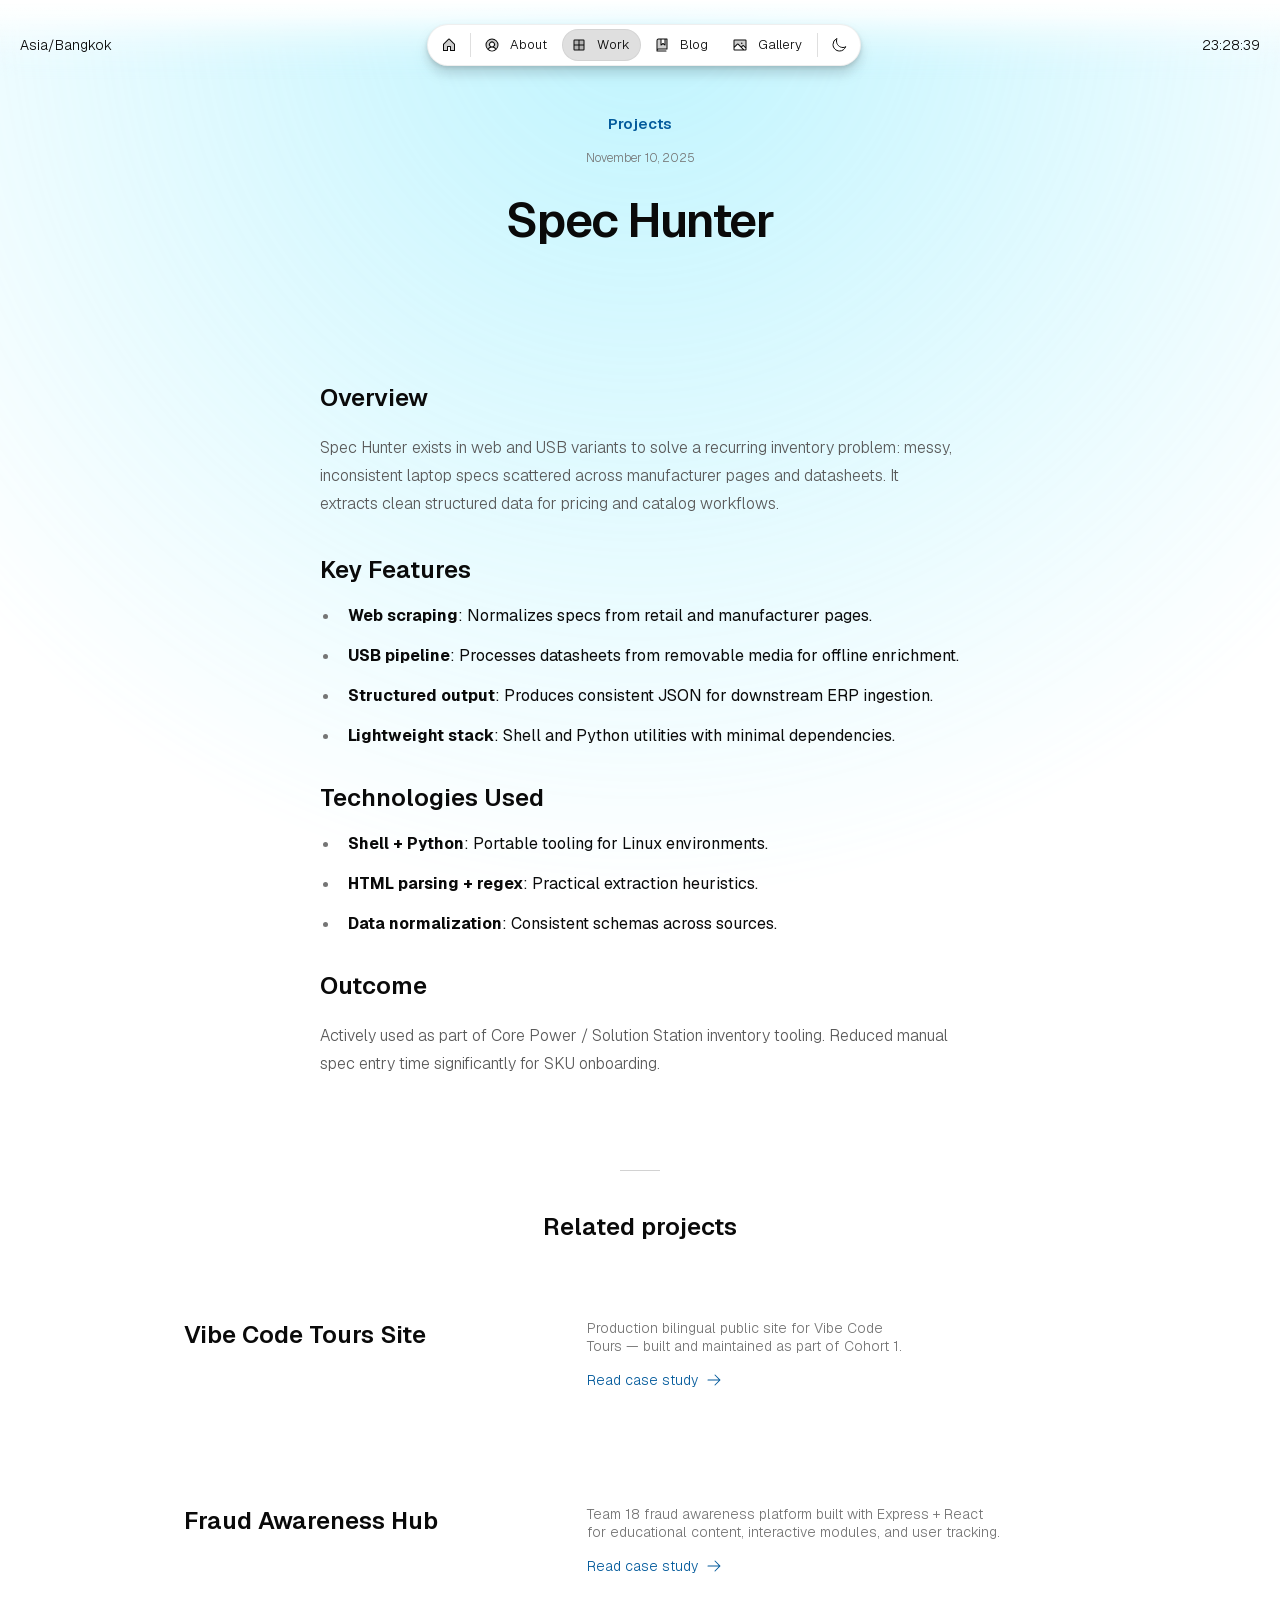
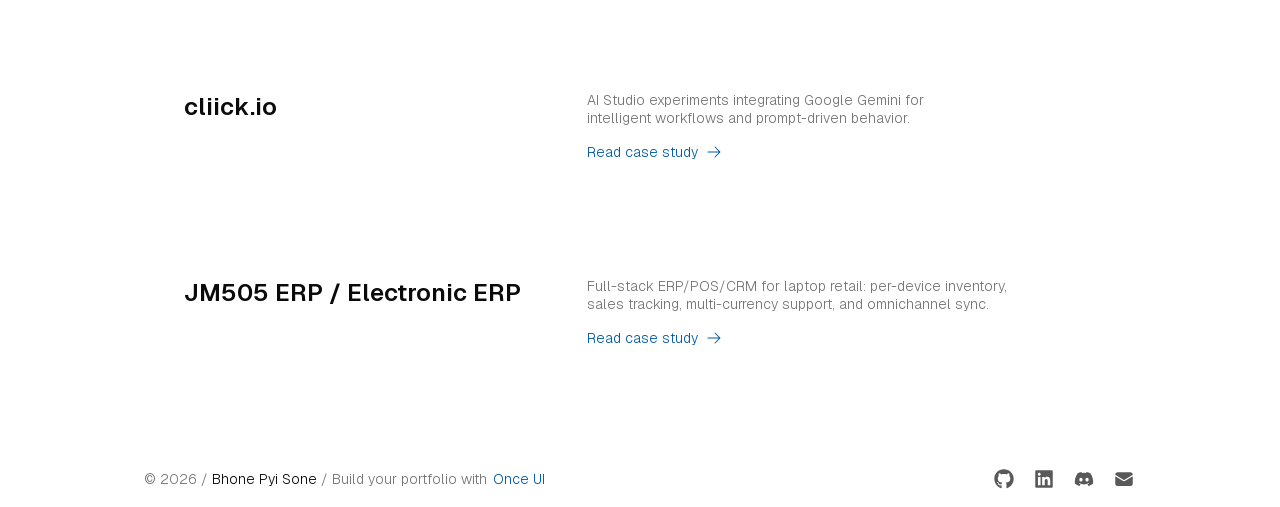
<file: work/spec-hunter.html>
<!DOCTYPE html><html class="display-flex position-relative min-width-0 fill-width geist_d82bf9db-module__Ifi_Dq__variable geist_250f8b91-module__B2UTAq__variable geist_4edd9b70-module__GC7HaW__variable geist_mono_90672d7c-module__qcY_rq__variable " lang="en"><head><meta charSet="utf-8"/><meta name="viewport" content="width=device-width, initial-scale=1"/><link rel="preload" href="/_next/static/media/797e433ab948586e-s.p.0r6juujl39pe6.woff2" as="font" crossorigin="" type="font/woff2"/><link rel="preload" href="/_next/static/media/caa3a2e1cccd8315-s.p.0wgildi0cnwt9.woff2" as="font" crossorigin="" type="font/woff2"/><link rel="stylesheet" href="/_next/static/chunks/3t0bde4mr3fuo.css" data-precedence="next"/><link rel="stylesheet" href="/_next/static/chunks/40kez1wtk9g7n.css" data-precedence="next"/><link rel="stylesheet" href="/_next/static/chunks/2qyf_eb92by73.css" data-precedence="next"/><link rel="stylesheet" href="/_next/static/chunks/22ulfw4osyhno.css" data-precedence="next"/><link rel="stylesheet" href="/_next/static/chunks/3kk56ronlzm8d.css" data-precedence="next"/><link rel="preload" as="script" fetchPriority="low" href="/_next/static/chunks/00b9wm5dtl3bf.js"/><script src="/_next/static/chunks/35ko02lhcx9le.js" async=""></script><script src="/_next/static/chunks/0x2xtjf9k0dvm.js" async=""></script><script src="/_next/static/chunks/turbopack-0wat1emyl6_en.js" async=""></script><script src="/_next/static/chunks/1aflf8jqovzbu.js" async="" crossorigin=""></script><script src="/_next/static/chunks/1t44q5u-rd2q0.js" async="" crossorigin=""></script><script src="/_next/static/chunks/1w6cndwplt6s9.js" async="" crossorigin=""></script><title>Spec Hunter</title><meta name="description" content="Tooling to extract, structure, and enrich laptop specifications from web pages and USB datasheets."/><meta property="og:title" content="Spec Hunter"/><meta property="og:description" content="Tooling to extract, structure, and enrich laptop specifications from web pages and USB datasheets."/><meta property="og:url" content="https://bhonepyisone.github.io/work/spec-hunter"/><meta property="og:image" content="https://bhonepyisone.github.io/api/og/generate?title=Spec%20Hunter"/><meta property="og:image:alt" content="Spec Hunter"/><meta property="og:type" content="website"/><meta name="twitter:card" content="summary_large_image"/><meta name="twitter:title" content="Spec Hunter"/><meta name="twitter:description" content="Tooling to extract, structure, and enrich laptop specifications from web pages and USB datasheets."/><meta name="twitter:image" content="https://bhonepyisone.github.io/api/og/generate?title=Spec%20Hunter"/><link rel="icon" href="/favicon.ico?favicon.2d94g_gtj9-dr.ico" sizes="120x120" type="image/x-icon"/><meta name="next-size-adjust" content=""/><script id="theme-init">
              (function() {
                try {
                  const root = document.documentElement;
                  const defaultTheme = 'system';
                  
                  // Set defaults from config
                  const config = {"brand":"cyan","accent":"red","neutral":"gray","solid":"contrast","solid-style":"flat","border":"playful","surface":"translucent","transition":"all","scaling":"100","viz-style":"gradient"};
                  
                  // Apply default values
                  Object.entries(config).forEach(([key, value]) => {
                    root.setAttribute('data-' + key, value);
                  });
                  
                  // Resolve theme
                  const resolveTheme = (themeValue) => {
                    if (!themeValue || themeValue === 'system') {
                      return window.matchMedia('(prefers-color-scheme: dark)').matches ? 'dark' : 'light';
                    }
                    return themeValue;
                  };
                  
                  // Apply saved theme
                  const savedTheme = localStorage.getItem('data-theme');
                  const resolvedTheme = resolveTheme(savedTheme);
                  root.setAttribute('data-theme', resolvedTheme);
                  
                  // Apply any saved style overrides
                  const styleKeys = Object.keys(config);
                  styleKeys.forEach(key => {
                    const value = localStorage.getItem('data-' + key);
                    if (value) {
                      root.setAttribute('data-' + key, value);
                    }
                  });
                } catch (e) {
                  console.error('Failed to initialize theme:', e);
                  document.documentElement.setAttribute('data-theme', 'dark');
                }
              })();
            </script><script src="/_next/static/chunks/0cz1d0mv5g_q7.js" noModule=""></script></head><body class="display-flex position-relative p-0 m-0 page-background flex-column align-center min-width-0 fill-width " style="min-height:100vh"><div hidden=""><!--$--><!--/$--></div><div class="display-flex position-absolute fill min-width-0 min-height-0 min-width-0 fill-width RevealFx-module-scss-module__6G5tfa__revealFx RevealFx-module-scss-module__6G5tfa__hidden  " style="transform:translateY(undefined);transition-duration:2s"><div class="display-flex position-relative overflow-hidden fill min-height-0 min-width-0 "><div class="display-flex position-absolute top-0 left-0 overflow-hidden fill min-height-0 min-width-0 Mask-module-scss-module__b7fjhq__mask " style="--mask-position-x:50%;--mask-position-y:0%;--mask-radius:100vh"><div class="display-flex position-absolute top-0 left-0 pointer-events-none opacity-40 fill min-height-0 min-width-0 Background-module-scss-module__ijNboa__dots " style="--dots-color:var(--brand-background-strong);--dots-size:var(--static-space-2)"></div></div></div></div><div class="display-flex position-relative min-width-0 fill-width s-flex-hide xs-flex-hide" style="min-height:var(--static-space-16)"></div><div class="display-flex position-fixed min-width-0 fill-width z-index-9 Fade-module-scss-module__WhQGgG__mask s-flex-hide xs-flex-hide" style="height:var(--static-space-80);--base-color:var(--page-background);--gradient-direction:180deg"></div><div class="display-flex position-fixed flex-hide bottom-0 min-width-0 fill-width z-index-9 Fade-module-scss-module__WhQGgG__mask s-flex-show xs-flex-show" style="height:var(--static-space-80);--base-color:var(--page-background);--gradient-direction:0deg"></div><header class="display-flex position-sticky p-8 top-0 justify-center fit-height min-width-0 fill-width z-index-9 Header-module-scss-module__t7BEda__position s-position-fixed xs-position-fixed" data-border="rounded"><div class="display-flex position-relative pl-12 align-center min-width-0 fill-width font-body font-default font-s "><div class="display-flex position-relative s-flex-hide xs-flex-hide">Asia/Bangkok</div></div><div class="display-flex position-relative justify-center min-width-0 fill-width "><div class="display-flex position-relative p-4 page-background neutral-border-alpha-weak border-solid border-1 radius-m-4 justify-center shadow-l z-index-1 "><div class="display-flex position-relative g-4 align-center font-body font-default font-s "><a class="ToggleButton-module-scss-module__9rlAba__button ToggleButton-module-scss-module__9rlAba__ghost ToggleButton-module-scss-module__9rlAba__m radius-m text-decoration-none button cursor-interactive fit-width justify-center" href="/"><span class="display-inline-flex position-relative fit color-inherit Icon-module-scss-module__glKzjG__xs " aria-hidden="true"><svg stroke="currentColor" fill="currentColor" stroke-width="0" viewBox="0 0 256 256" height="1em" width="1em" xmlns="http://www.w3.org/2000/svg"><path d="M216,120v96H152V152H104v64H40V120a8,8,0,0,1,2.34-5.66l80-80a8,8,0,0,1,11.32,0l80,80A8,8,0,0,1,216,120Z" opacity="0.2"></path><path d="M219.31,108.68l-80-80a16,16,0,0,0-22.62,0l-80,80A15.87,15.87,0,0,0,32,120v96a8,8,0,0,0,8,8h64a8,8,0,0,0,8-8V160h32v56a8,8,0,0,0,8,8h64a8,8,0,0,0,8-8V120A15.87,15.87,0,0,0,219.31,108.68ZM208,208H160V152a8,8,0,0,0-8-8H104a8,8,0,0,0-8,8v56H48V120l80-80,80,80Z"></path></svg></span></a><div class="display-flex position-relative neutral-background-alpha-medium flex-column min-height-0 fill-height " style="min-width:var(--static-space-1);max-height:var(--static-space-24);width:var(--static-space-1)"></div><div class="display-flex position-relative s-flex-hide xs-flex-hide"><a class="ToggleButton-module-scss-module__9rlAba__button ToggleButton-module-scss-module__9rlAba__ghost ToggleButton-module-scss-module__9rlAba__m radius-m text-decoration-none button cursor-interactive fit-width justify-center" href="/about"><span class="display-inline-flex position-relative fit color-inherit Icon-module-scss-module__glKzjG__xs " aria-hidden="true"><svg stroke="currentColor" fill="currentColor" stroke-width="0" viewBox="0 0 256 256" height="1em" width="1em" xmlns="http://www.w3.org/2000/svg"><path d="M224,128a95.76,95.76,0,0,1-31.8,71.37A72,72,0,0,0,128,160a40,40,0,1,0-40-40,40,40,0,0,0,40,40,72,72,0,0,0-64.2,39.37h0A96,96,0,1,1,224,128Z" opacity="0.2"></path><path d="M128,24A104,104,0,1,0,232,128,104.11,104.11,0,0,0,128,24ZM74.08,197.5a64,64,0,0,1,107.84,0,87.83,87.83,0,0,1-107.84,0ZM96,120a32,32,0,1,1,32,32A32,32,0,0,1,96,120Zm97.76,66.41a79.66,79.66,0,0,0-36.06-28.75,48,48,0,1,0-59.4,0,79.66,79.66,0,0,0-36.06,28.75,88,88,0,1,1,131.52,0Z"></path></svg></span><div class="display-flex position-static px-2 justify-center font-label font-s font-default ">About</div></a></div><div class="display-flex position-relative flex-hide s-flex-show xs-flex-show"><a class="ToggleButton-module-scss-module__9rlAba__button ToggleButton-module-scss-module__9rlAba__ghost ToggleButton-module-scss-module__9rlAba__m radius-m text-decoration-none button cursor-interactive fit-width justify-center" href="/about"><span class="display-inline-flex position-relative fit color-inherit Icon-module-scss-module__glKzjG__xs " aria-hidden="true"><svg stroke="currentColor" fill="currentColor" stroke-width="0" viewBox="0 0 256 256" height="1em" width="1em" xmlns="http://www.w3.org/2000/svg"><path d="M224,128a95.76,95.76,0,0,1-31.8,71.37A72,72,0,0,0,128,160a40,40,0,1,0-40-40,40,40,0,0,0,40,40,72,72,0,0,0-64.2,39.37h0A96,96,0,1,1,224,128Z" opacity="0.2"></path><path d="M128,24A104,104,0,1,0,232,128,104.11,104.11,0,0,0,128,24ZM74.08,197.5a64,64,0,0,1,107.84,0,87.83,87.83,0,0,1-107.84,0ZM96,120a32,32,0,1,1,32,32A32,32,0,0,1,96,120Zm97.76,66.41a79.66,79.66,0,0,0-36.06-28.75,48,48,0,1,0-59.4,0,79.66,79.66,0,0,0-36.06,28.75,88,88,0,1,1,131.52,0Z"></path></svg></span></a></div><div class="display-flex position-relative s-flex-hide xs-flex-hide"><a class="ToggleButton-module-scss-module__9rlAba__button ToggleButton-module-scss-module__9rlAba__ghost ToggleButton-module-scss-module__9rlAba__m ToggleButton-module-scss-module__9rlAba__selected radius-m text-decoration-none button cursor-interactive fit-width justify-center" href="/work"><span class="display-inline-flex position-relative fit color-inherit Icon-module-scss-module__glKzjG__xs " aria-hidden="true"><svg stroke="currentColor" fill="currentColor" stroke-width="0" viewBox="0 0 256 256" height="1em" width="1em" xmlns="http://www.w3.org/2000/svg"><path d="M208,56V200a8,8,0,0,1-8,8H56a8,8,0,0,1-8-8V56a8,8,0,0,1,8-8H200A8,8,0,0,1,208,56Z" opacity="0.2"></path><path d="M200,40H56A16,16,0,0,0,40,56V200a16,16,0,0,0,16,16H200a16,16,0,0,0,16-16V56A16,16,0,0,0,200,40Zm0,80H136V56h64ZM120,56v64H56V56ZM56,136h64v64H56Zm144,64H136V136h64v64Z"></path></svg></span><div class="display-flex position-static px-2 justify-center font-label font-s font-default ">Work</div></a></div><div class="display-flex position-relative flex-hide s-flex-show xs-flex-show"><a class="ToggleButton-module-scss-module__9rlAba__button ToggleButton-module-scss-module__9rlAba__ghost ToggleButton-module-scss-module__9rlAba__m ToggleButton-module-scss-module__9rlAba__selected radius-m text-decoration-none button cursor-interactive fit-width justify-center" href="/work"><span class="display-inline-flex position-relative fit color-inherit Icon-module-scss-module__glKzjG__xs " aria-hidden="true"><svg stroke="currentColor" fill="currentColor" stroke-width="0" viewBox="0 0 256 256" height="1em" width="1em" xmlns="http://www.w3.org/2000/svg"><path d="M208,56V200a8,8,0,0,1-8,8H56a8,8,0,0,1-8-8V56a8,8,0,0,1,8-8H200A8,8,0,0,1,208,56Z" opacity="0.2"></path><path d="M200,40H56A16,16,0,0,0,40,56V200a16,16,0,0,0,16,16H200a16,16,0,0,0,16-16V56A16,16,0,0,0,200,40Zm0,80H136V56h64ZM120,56v64H56V56ZM56,136h64v64H56Zm144,64H136V136h64v64Z"></path></svg></span></a></div><div class="display-flex position-relative s-flex-hide xs-flex-hide"><a class="ToggleButton-module-scss-module__9rlAba__button ToggleButton-module-scss-module__9rlAba__ghost ToggleButton-module-scss-module__9rlAba__m radius-m text-decoration-none button cursor-interactive fit-width justify-center" href="/blog"><span class="display-inline-flex position-relative fit color-inherit Icon-module-scss-module__glKzjG__xs " aria-hidden="true"><svg stroke="currentColor" fill="currentColor" stroke-width="0" viewBox="0 0 256 256" height="1em" width="1em" xmlns="http://www.w3.org/2000/svg"><path d="M208,32V192H72a24,24,0,0,0-24,24V56A24,24,0,0,1,72,32h40v96l32-24,32,24V32Z" opacity="0.2"></path><path d="M208,24H72A32,32,0,0,0,40,56V224a8,8,0,0,0,8,8H192a8,8,0,0,0,0-16H56a16,16,0,0,1,16-16H208a8,8,0,0,0,8-8V32A8,8,0,0,0,208,24ZM120,40h48v72L148.79,97.6a8,8,0,0,0-9.6,0L120,112Zm80,144H72a31.82,31.82,0,0,0-16,4.29V56A16,16,0,0,1,72,40h32v88a8,8,0,0,0,12.8,6.4L144,114l27.21,20.4A8,8,0,0,0,176,136a8.1,8.1,0,0,0,3.58-.84A8,8,0,0,0,184,128V40h16Z"></path></svg></span><div class="display-flex position-static px-2 justify-center font-label font-s font-default ">Blog</div></a></div><div class="display-flex position-relative flex-hide s-flex-show xs-flex-show"><a class="ToggleButton-module-scss-module__9rlAba__button ToggleButton-module-scss-module__9rlAba__ghost ToggleButton-module-scss-module__9rlAba__m radius-m text-decoration-none button cursor-interactive fit-width justify-center" href="/blog"><span class="display-inline-flex position-relative fit color-inherit Icon-module-scss-module__glKzjG__xs " aria-hidden="true"><svg stroke="currentColor" fill="currentColor" stroke-width="0" viewBox="0 0 256 256" height="1em" width="1em" xmlns="http://www.w3.org/2000/svg"><path d="M208,32V192H72a24,24,0,0,0-24,24V56A24,24,0,0,1,72,32h40v96l32-24,32,24V32Z" opacity="0.2"></path><path d="M208,24H72A32,32,0,0,0,40,56V224a8,8,0,0,0,8,8H192a8,8,0,0,0,0-16H56a16,16,0,0,1,16-16H208a8,8,0,0,0,8-8V32A8,8,0,0,0,208,24ZM120,40h48v72L148.79,97.6a8,8,0,0,0-9.6,0L120,112Zm80,144H72a31.82,31.82,0,0,0-16,4.29V56A16,16,0,0,1,72,40h32v88a8,8,0,0,0,12.8,6.4L144,114l27.21,20.4A8,8,0,0,0,176,136a8.1,8.1,0,0,0,3.58-.84A8,8,0,0,0,184,128V40h16Z"></path></svg></span></a></div><div class="display-flex position-relative s-flex-hide xs-flex-hide"><a class="ToggleButton-module-scss-module__9rlAba__button ToggleButton-module-scss-module__9rlAba__ghost ToggleButton-module-scss-module__9rlAba__m radius-m text-decoration-none button cursor-interactive fit-width justify-center" href="/gallery"><span class="display-inline-flex position-relative fit color-inherit Icon-module-scss-module__glKzjG__xs " aria-hidden="true"><svg stroke="currentColor" fill="currentColor" stroke-width="0" viewBox="0 0 256 256" height="1em" width="1em" xmlns="http://www.w3.org/2000/svg"><path d="M224,56V178.06l-39.72-39.72a8,8,0,0,0-11.31,0L147.31,164,97.66,114.34a8,8,0,0,0-11.32,0L32,168.69V56a8,8,0,0,1,8-8H216A8,8,0,0,1,224,56Z" opacity="0.2"></path><path d="M216,40H40A16,16,0,0,0,24,56V200a16,16,0,0,0,16,16H216a16,16,0,0,0,16-16V56A16,16,0,0,0,216,40Zm0,16V158.75l-26.07-26.06a16,16,0,0,0-22.63,0l-20,20-44-44a16,16,0,0,0-22.62,0L40,149.37V56ZM40,172l52-52,80,80H40Zm176,28H194.63l-36-36,20-20L216,181.38V200ZM144,100a12,12,0,1,1,12,12A12,12,0,0,1,144,100Z"></path></svg></span><div class="display-flex position-static px-2 justify-center font-label font-s font-default ">Gallery</div></a></div><div class="display-flex position-relative flex-hide s-flex-show xs-flex-show"><a class="ToggleButton-module-scss-module__9rlAba__button ToggleButton-module-scss-module__9rlAba__ghost ToggleButton-module-scss-module__9rlAba__m radius-m text-decoration-none button cursor-interactive fit-width justify-center" href="/gallery"><span class="display-inline-flex position-relative fit color-inherit Icon-module-scss-module__glKzjG__xs " aria-hidden="true"><svg stroke="currentColor" fill="currentColor" stroke-width="0" viewBox="0 0 256 256" height="1em" width="1em" xmlns="http://www.w3.org/2000/svg"><path d="M224,56V178.06l-39.72-39.72a8,8,0,0,0-11.31,0L147.31,164,97.66,114.34a8,8,0,0,0-11.32,0L32,168.69V56a8,8,0,0,1,8-8H216A8,8,0,0,1,224,56Z" opacity="0.2"></path><path d="M216,40H40A16,16,0,0,0,24,56V200a16,16,0,0,0,16,16H216a16,16,0,0,0,16-16V56A16,16,0,0,0,216,40Zm0,16V158.75l-26.07-26.06a16,16,0,0,0-22.63,0l-20,20-44-44a16,16,0,0,0-22.62,0L40,149.37V56ZM40,172l52-52,80,80H40Zm176,28H194.63l-36-36,20-20L216,181.38V200ZM144,100a12,12,0,1,1,12,12A12,12,0,0,1,144,100Z"></path></svg></span></a></div><div class="display-flex position-relative neutral-background-alpha-medium flex-column min-height-0 fill-height " style="min-width:var(--static-space-1);max-height:var(--static-space-24);width:var(--static-space-1)"></div><button class="ToggleButton-module-scss-module__9rlAba__button ToggleButton-module-scss-module__9rlAba__ghost ToggleButton-module-scss-module__9rlAba__m radius-m text-decoration-none button cursor-interactive fit-width justify-center" aria-label="Switch to dark mode"><span class="display-inline-flex position-relative fit color-inherit Icon-module-scss-module__glKzjG__xs " aria-hidden="true"><svg stroke="currentColor" fill="none" stroke-width="1.5" viewBox="0 0 24 24" aria-hidden="true" height="1em" width="1em" xmlns="http://www.w3.org/2000/svg"><path stroke-linecap="round" stroke-linejoin="round" d="M21.752 15.002A9.72 9.72 0 0 1 18 15.75c-5.385 0-9.75-4.365-9.75-9.75 0-1.33.266-2.597.748-3.752A9.753 9.753 0 0 0 3 11.25C3 16.635 7.365 21 12.75 21a9.753 9.753 0 0 0 9.002-5.998Z"></path></svg></span></button></div></div></div><div class="display-flex position-relative justify-end align-center min-width-0 fill-width "><div class="display-flex position-relative pr-12 g-20 justify-end align-center font-body font-default font-s "><div class="display-flex position-relative s-flex-hide xs-flex-hide"></div></div></div></header><div class="display-flex position-relative p-l flex-1 justify-center min-width-0 fill-width "><div class="display-flex position-relative justify-center min-width-0 fill-width " style="min-height:var(--static-space-0)"><div class="display-flex position-relative py-128 justify-center min-width-0 fill-width "><div class="display-flex position-relative center "><div class="display-flex position-relative center Spinner-module-scss-module__imkilW__m " role="status" aria-label="Loading"><div class="display-flex position-relative fill min-height-0 min-width-0 "><div class="display-flex position-absolute neutral-border-alpha-medium border-1 border-solid radius-full fill min-height-0 min-width-0 Spinner-module-scss-module__imkilW__size "></div><div class="display-flex position-relative border-solid radius-full fill min-height-0 min-width-0 Spinner-module-scss-module__imkilW__spinner Spinner-module-scss-module__imkilW__size "></div></div></div></div></div></div></div><footer class="display-flex position-relative p-8 justify-center min-width-0 fill-width s-flex-column"><div class="display-flex position-relative px-16 py-8 g-16 justify-between align-center fill-width max-width-m Footer-module-scss-module__DkSkqG__mobile s-flex-column s-align-center xs-align-center s-align-center xs-align-center"><span class="font-body font-default font-s neutral-on-background-strong"><span class="neutral-on-background-weak">© <!-- -->2026<!-- --> /</span><span class="px-4">Bhone Pyi Sone</span><span class="neutral-on-background-weak">/ Build your portfolio with<!-- --> <a href="https://once-ui.com/products/magic-portfolio" target="_blank" rel="noreferrer" class="reset-button-styles focus-ring align-center display-inline-flex g-8 radius-s fit-width px-2 mx-2">Once UI</a></span></span><div class="display-flex position-relative g-16 "><div class="display-flex position-relative "><a href="https://github.com/bhonepyisone" target="_blank" rel="noreferrer" class="Button-module-scss-module__Z_19_G__button Button-module-scss-module__Z_19_G__ghost IconButton-module-scss-module__-vAwNG__s radius-m text-decoration-none button cursor-interactive" aria-label="GitHub" aria-disabled="false"><div class="display-flex position-relative center fill min-height-0 min-width-0 "><span class="display-inline-flex position-relative fit color-inherit Icon-module-scss-module__glKzjG__s " aria-hidden="true"><svg stroke="currentColor" fill="currentColor" stroke-width="0" viewBox="0 0 496 512" height="1em" width="1em" xmlns="http://www.w3.org/2000/svg"><path d="M165.9 397.4c0 2-2.3 3.6-5.2 3.6-3.3.3-5.6-1.3-5.6-3.6 0-2 2.3-3.6 5.2-3.6 3-.3 5.6 1.3 5.6 3.6zm-31.1-4.5c-.7 2 1.3 4.3 4.3 4.9 2.6 1 5.6 0 6.2-2s-1.3-4.3-4.3-5.2c-2.6-.7-5.5.3-6.2 2.3zm44.2-1.7c-2.9.7-4.9 2.6-4.6 4.9.3 2 2.9 3.3 5.9 2.6 2.9-.7 4.9-2.6 4.6-4.6-.3-1.9-3-3.2-5.9-2.9zM244.8 8C106.1 8 0 113.3 0 252c0 110.9 69.8 205.8 169.5 239.2 12.8 2.3 17.3-5.6 17.3-12.1 0-6.2-.3-40.4-.3-61.4 0 0-70 15-84.7-29.8 0 0-11.4-29.1-27.8-36.6 0 0-22.9-15.7 1.6-15.4 0 0 24.9 2 38.6 25.8 21.9 38.6 58.6 27.5 72.9 20.9 2.3-16 8.8-27.1 16-33.7-55.9-6.2-112.3-14.3-112.3-110.5 0-27.5 7.6-41.3 23.6-58.9-2.6-6.5-11.1-33.3 2.6-67.9 20.9-6.5 69 27 69 27 20-5.6 41.5-8.5 62.8-8.5s42.8 2.9 62.8 8.5c0 0 48.1-33.6 69-27 13.7 34.7 5.2 61.4 2.6 67.9 16 17.7 25.8 31.5 25.8 58.9 0 96.5-58.9 104.2-114.8 110.5 9.2 7.9 17 22.9 17 46.4 0 33.7-.3 75.4-.3 83.6 0 6.5 4.6 14.4 17.3 12.1C428.2 457.8 496 362.9 496 252 496 113.3 383.5 8 244.8 8zM97.2 352.9c-1.3 1-1 3.3.7 5.2 1.6 1.6 3.9 2.3 5.2 1 1.3-1 1-3.3-.7-5.2-1.6-1.6-3.9-2.3-5.2-1zm-10.8-8.1c-.7 1.3.3 2.9 2.3 3.9 1.6 1 3.6.7 4.3-.7.7-1.3-.3-2.9-2.3-3.9-2-.6-3.6-.3-4.3.7zm32.4 35.6c-1.6 1.3-1 4.3 1.3 6.2 2.3 2.3 5.2 2.6 6.5 1 1.3-1.3.7-4.3-1.3-6.2-2.2-2.3-5.2-2.6-6.5-1zm-11.4-14.7c-1.6 1-1.6 3.6 0 5.9 1.6 2.3 4.3 3.3 5.6 2.3 1.6-1.3 1.6-3.9 0-6.2-1.4-2.3-4-3.3-5.6-2z"></path></svg></span></div></a></div><div class="display-flex position-relative "><a href="https://linkedin.com/in/bhonepyisone" target="_blank" rel="noreferrer" class="Button-module-scss-module__Z_19_G__button Button-module-scss-module__Z_19_G__ghost IconButton-module-scss-module__-vAwNG__s radius-m text-decoration-none button cursor-interactive" aria-label="LinkedIn" aria-disabled="false"><div class="display-flex position-relative center fill min-height-0 min-width-0 "><span class="display-inline-flex position-relative fit color-inherit Icon-module-scss-module__glKzjG__s " aria-hidden="true"><svg stroke="currentColor" fill="currentColor" stroke-width="0" viewBox="0 0 448 512" height="1em" width="1em" xmlns="http://www.w3.org/2000/svg"><path d="M416 32H31.9C14.3 32 0 46.5 0 64.3v383.4C0 465.5 14.3 480 31.9 480H416c17.6 0 32-14.5 32-32.3V64.3c0-17.8-14.4-32.3-32-32.3zM135.4 416H69V202.2h66.5V416zm-33.2-243c-21.3 0-38.5-17.3-38.5-38.5S80.9 96 102.2 96c21.2 0 38.5 17.3 38.5 38.5 0 21.3-17.2 38.5-38.5 38.5zm282.1 243h-66.4V312c0-24.8-.5-56.7-34.5-56.7-34.6 0-39.9 27-39.9 54.9V416h-66.4V202.2h63.7v29.2h.9c8.9-16.8 30.6-34.5 62.9-34.5 67.2 0 79.7 44.3 79.7 101.9V416z"></path></svg></span></div></a></div><div class="display-flex position-relative "><a href="https://discord.com" target="_blank" rel="noreferrer" class="Button-module-scss-module__Z_19_G__button Button-module-scss-module__Z_19_G__ghost IconButton-module-scss-module__-vAwNG__s radius-m text-decoration-none button cursor-interactive" aria-label="Discord" aria-disabled="false"><div class="display-flex position-relative center fill min-height-0 min-width-0 "><span class="display-inline-flex position-relative fit color-inherit Icon-module-scss-module__glKzjG__s " aria-hidden="true"><svg stroke="currentColor" fill="currentColor" stroke-width="0" viewBox="0 0 640 512" height="1em" width="1em" xmlns="http://www.w3.org/2000/svg"><path d="M524.531,69.836a1.5,1.5,0,0,0-.764-.7A485.065,485.065,0,0,0,404.081,32.03a1.816,1.816,0,0,0-1.923.91,337.461,337.461,0,0,0-14.9,30.6,447.848,447.848,0,0,0-134.426,0,309.541,309.541,0,0,0-15.135-30.6,1.89,1.89,0,0,0-1.924-.91A483.689,483.689,0,0,0,116.085,69.137a1.712,1.712,0,0,0-.788.676C39.068,183.651,18.186,294.69,28.43,404.354a2.016,2.016,0,0,0,.765,1.375A487.666,487.666,0,0,0,176.02,479.918a1.9,1.9,0,0,0,2.063-.676A348.2,348.2,0,0,0,208.12,430.4a1.86,1.86,0,0,0-1.019-2.588,321.173,321.173,0,0,1-45.868-21.853,1.885,1.885,0,0,1-.185-3.126c3.082-2.309,6.166-4.711,9.109-7.137a1.819,1.819,0,0,1,1.9-.256c96.229,43.917,200.41,43.917,295.5,0a1.812,1.812,0,0,1,1.924.233c2.944,2.426,6.027,4.851,9.132,7.16a1.884,1.884,0,0,1-.162,3.126,301.407,301.407,0,0,1-45.89,21.83,1.875,1.875,0,0,0-1,2.611,391.055,391.055,0,0,0,30.014,48.815,1.864,1.864,0,0,0,2.063.7A486.048,486.048,0,0,0,610.7,405.729a1.882,1.882,0,0,0,.765-1.352C623.729,277.594,590.933,167.465,524.531,69.836ZM222.491,337.58c-28.972,0-52.844-26.587-52.844-59.239S193.056,219.1,222.491,219.1c29.665,0,53.306,26.82,52.843,59.239C275.334,310.993,251.924,337.58,222.491,337.58Zm195.38,0c-28.971,0-52.843-26.587-52.843-59.239S388.437,219.1,417.871,219.1c29.667,0,53.307,26.82,52.844,59.239C470.715,310.993,447.538,337.58,417.871,337.58Z"></path></svg></span></div></a></div><div class="display-flex position-relative "><a class="Button-module-scss-module__Z_19_G__button Button-module-scss-module__Z_19_G__ghost IconButton-module-scss-module__-vAwNG__s radius-m text-decoration-none button cursor-interactive" aria-label="Email" aria-disabled="false" href="mailto:bhone.ps@proton.me"><div class="display-flex position-relative center fill min-height-0 min-width-0 "><span class="display-inline-flex position-relative fit color-inherit Icon-module-scss-module__glKzjG__s " aria-hidden="true"><svg stroke="currentColor" fill="currentColor" stroke-width="0" viewBox="0 0 24 24" aria-hidden="true" height="1em" width="1em" xmlns="http://www.w3.org/2000/svg"><path d="M1.5 8.67v8.58a3 3 0 0 0 3 3h15a3 3 0 0 0 3-3V8.67l-8.928 5.493a3 3 0 0 1-3.144 0L1.5 8.67Z"></path><path d="M22.5 6.908V6.75a3 3 0 0 0-3-3h-15a3 3 0 0 0-3 3v.158l9.714 5.978a1.5 1.5 0 0 0 1.572 0L22.5 6.908Z"></path></svg></span></div></a></div></div></div><div class="display-flex position-relative flex-hide s-flex-show xs-flex-show" style="height:var(--static-space-80)"></div></footer><script src="/_next/static/chunks/00b9wm5dtl3bf.js" id="_R_" async=""></script><script>(self.__next_f=self.__next_f||[]).push([0])</script><script>self.__next_f.push([1,"1:\"$Sreact.fragment\"\n3:I[39756,[\"/_next/static/chunks/1aflf8jqovzbu.js\",\"/_next/static/chunks/1t44q5u-rd2q0.js\",\"/_next/static/chunks/1w6cndwplt6s9.js\"],\"default\"]\n4:I[37457,[\"/_next/static/chunks/1aflf8jqovzbu.js\",\"/_next/static/chunks/1t44q5u-rd2q0.js\",\"/_next/static/chunks/1w6cndwplt6s9.js\"],\"default\"]\n6:I[97367,[\"/_next/static/chunks/1aflf8jqovzbu.js\",\"/_next/static/chunks/1t44q5u-rd2q0.js\",\"/_next/static/chunks/1w6cndwplt6s9.js\"],\"OutletBoundary\"]\n7:\"$Sreact.suspense\"\na:I[97367,[\"/_next/static/chunks/1aflf8jqovzbu.js\",\"/_next/static/chunks/1t44q5u-rd2q0.js\",\"/_next/static/chunks/1w6cndwplt6s9.js\"],\"ViewportBoundary\"]\nc:I[97367,[\"/_next/static/chunks/1aflf8jqovzbu.js\",\"/_next/static/chunks/1t44q5u-rd2q0.js\",\"/_next/static/chunks/1w6cndwplt6s9.js\"],\"MetadataBoundary\"]\ne:I[68027,[\"/_next/static/chunks/1aflf8jqovzbu.js\",\"/_next/static/chunks/1t44q5u-rd2q0.js\",\"/_next/static/chunks/1w6cndwplt6s9.js\"],\"default\",1]\n:HL[\"/_next/static/chunks/3t0bde4mr3fuo.css\",\"style\"]\n:HL[\"/_next/static/chunks/40kez1wtk9g7n.css\",\"style\"]\n:HL[\"/_next/static/chunks/2qyf_eb92by73.css\",\"style\"]\n:HL[\"/_next/static/chunks/22ulfw4osyhno.css\",\"style\"]\n:HL[\"/_next/static/chunks/3kk56ronlzm8d.css\",\"style\"]\n:HL[\"/_next/static/media/797e433ab948586e-s.p.0r6juujl39pe6.woff2\",\"font\",{\"crossOrigin\":\"\",\"type\":\"font/woff2\"}]\n:HL[\"/_next/static/media/caa3a2e1cccd8315-s.p.0wgildi0cnwt9.woff2\",\"font\",{\"crossOrigin\":\"\",\"type\":\"font/woff2\"}]\n9:X\n0:{\"P\":null,\"c\":[\"\",\"work\",\"spec-hunter\"],\"q\":\"\",\"i\":false,\"f\":[[[\"\",{\"children\":[\"work\",{\"children\":[[\"slug\",\"spec-hunter\",\"d\",[\"projects\"]],{\"children\":[\"__PAGE__\",{},\"$undefined\",\"$undefined\",4608]},\"$undefined\",\"$undefined\",4608]},\"$undefined\",\"$undefined\",4608]},\"$undefined\",\"$undefined\",4624],[[\"$\",\"$1\",\"c\",{\"children\":[[[\"$\",\"link\",\"0\",{\"rel\":\"stylesheet\",\"href\":\"/_next/static/chunks/3t0bde4mr3fuo.css\",\"precedence\":\"next\",\"crossOrigin\":\"$undefined\",\"nonce\":\"$undefined\"}],[\"$\",\"link\",\"1\",{\"rel\":\"stylesheet\",\"href\":\"/_next/static/chunks/40kez1wtk9g7n.css\",\"precedence\":\"next\",\"crossOrigin\":\"$undefined\",\"nonce\":\"$undefined\"}],[\"$\",\"link\",\"2\",{\"rel\":\"stylesheet\",\"href\":\"/_next/static/chunks/2qyf_eb92by73.css\",\"precedence\":\"next\",\"crossOrigin\":\"$undefined\",\"nonce\":\"$undefined\"}],[\"$\",\"link\",\"3\",{\"rel\":\"stylesheet\",\"href\":\"/_next/static/chunks/22ulfw4osyhno.css\",\"precedence\":\"next\",\"crossOrigin\":\"$undefined\",\"nonce\":\"$undefined\"}],[\"$\",\"link\",\"4\",{\"rel\":\"stylesheet\",\"href\":\"/_next/static/chunks/3kk56ronlzm8d.css\",\"precedence\":\"next\",\"crossOrigin\":\"$undefined\",\"nonce\":\"$undefined\"}],[\"$\",\"script\",\"script-0\",{\"src\":\"/_next/static/chunks/1aflf8jqovzbu.js\",\"async\":true,\"nonce\":\"$undefined\"}],[\"$\",\"script\",\"script-1\",{\"src\":\"/_next/static/chunks/1t44q5u-rd2q0.js\",\"async\":true,\"nonce\":\"$undefined\"}],[\"$\",\"script\",\"script-2\",{\"src\":\"/_next/static/chunks/1w6cndwplt6s9.js\",\"async\":true,\"nonce\":\"$undefined\"}]],\"$L2\"]}],{\"children\":[[\"$\",\"$1\",\"c\",{\"children\":[null,[\"$\",\"$L3\",null,{\"parallelRouterKey\":\"children\",\"error\":\"$undefined\",\"errorStyles\":\"$undefined\",\"errorScripts\":\"$undefined\",\"template\":[\"$\",\"$L4\",null,{}],\"templateStyles\":\"$undefined\",\"templateScripts\":\"$undefined\",\"notFound\":\"$undefined\",\"forbidden\":\"$undefined\",\"unauthorized\":\"$undefined\"}]]}],{\"children\":[[\"$\",\"$1\",\"c\",{\"children\":[null,[\"$\",\"$L3\",null,{\"parallelRouterKey\":\"children\",\"error\":\"$undefined\",\"errorStyles\":\"$undefined\",\"errorScripts\":\"$undefined\",\"template\":[\"$\",\"$L4\",null,{}],\"templateStyles\":\"$undefined\",\"templateScripts\":\"$undefined\",\"notFound\":\"$undefined\",\"forbidden\":\"$undefined\",\"unauthorized\":\"$undefined\"}]]}],{\"children\":[[\"$\",\"$1\",\"c\",{\"children\":[\"$L5\",null,[\"$\",\"$L6\",null,{\"children\":[\"$\",\"$7\",null,{\"name\":\"Next.MetadataOutlet\",\"children\":\"$@8\"}]}]]}],{},null,false,null]},null,false,\"$9\"]},null,false,\"$9\"]},null,false,null],[\"$\",\"$1\",\"h\",{\"children\":[null,[\"$\",\"$La\",null,{\"children\":\"$Lb\"}],[\"$\",\"div\",null,{\"hidden\":true,\"children\":[\"$\",\"$Lc\",null,{\"children\":[\"$\",\"$7\",null,{\"name\":\"Next.Metadata\",\"children\":\"$Ld\"}]}]}],[\"$\",\"meta\",null,{\"name\":\"next-size-adjust\",\"content\":\"\"}]]}],false]],\"m\":\"$undefined\",\"G\":[\"$e\",[[\"$\",\"link\",\"0\",{\"rel\":\"stylesheet\",\"href\":\"/_next/static/chunks/3t0bde4mr3fuo.css\",\"precedence\":\"next\",\"crossOrigin\":\"$undefined\",\"nonce\":\"$undefined\"}],[\"$\",\"link\",\"1\",{\"rel\":\"stylesheet\",\"href\":\"/_next/static/chunks/40kez1wtk9g7n.css\",\"precedence\":\"next\",\"crossOrigin\":\"$undefined\",\"nonce\":\"$undefined\"}],[\"$\",\"link\",\"2\",{\"rel\":\"stylesheet\",\"href\":\"/_next/static/chunks/2qyf_eb92by73.css\",\"precedence\":\"next\",\"crossOrigin\":\"$undefined\",\"nonce\":\"$undefined\"}],[\"$\",\"link\",\"3\",{\"rel\":\"stylesheet\",\"href\":\"/_next/static/chunks/22ulfw4osyhno.css\",\"precedence\":\"next\",\"crossOrigin\":\"$undefined\",\"nonce\":\"$undefined\"}],[\"$\",\"link\",\"4\",{\"rel\":\"stylesheet\",\"href\":\"/_next/static/chunks/3kk56ronlzm8d.css\",\"precedence\":\"next\",\"crossOrigin\":\"$undefined\",\"nonce\":\"$undefined\"}]]],\"S\":true,\"h\":null,\"r\":\"$undefined\",\"s\":\"$undefined\",\"a\":\"$undefined\",\"l\":\"$undefined\",\"p\":\"$undefined\",\"d\":\"$undefined\",\"b\":\"ra56sHlwFoNm6y2g-UcF2\"}\n10:I[30824,[\"/_next/static/chunks/1aflf8jqovzbu.js\",\"/_next/static/chunks/1t44q5u-rd2q0.js\",\"/_next/static/chunks/1w6cndwplt6s9.js\"],\"Providers\"]\n11:I[21247,[\"/_next/static/chunks/1aflf8jqovzbu.js\",\"/_next/static/chunks/1t44q5u-rd2q0.js\",\"/_next/static/chunks/1w6cndwplt6s9.js\"],\"ClientFlex\"]\n12:I[21971,[\"/_next/static/chunks/1aflf8jqovzbu.js\",\"/_next/static/chunks/1t44q5u-rd2q0.js\",\"/_next/static/chunks/1w6cndwplt6s9.js\"],\"RevealFx\"]\n13:I[94412,[\"/_next/static/chunks/1aflf8jqovzbu.js\",\"/_next/static/chunks/1t44q5u-rd2q0.js\",\"/_next/static/chunks/1w6cndwplt6s9.js\"],\"Background\"]\n14:I[2971,[\"/_next/static/chunks/1aflf8jqovzbu.js\",\"/_next/static/chunks/1t44q5u-rd2q0.js\",\"/_next/static/chunks/1w6cndwplt6s9.js\"],\"Header\"]\n9:C\nf:T76b,\n              (function() {\n                try {\n                  const root = document.documentElement;\n                  const defaultTheme = 'system';\n                  \n                  // Set defaults from config\n                  const config = {\"brand\":\"cyan\",\"accent\":\"red\",\"neutral\":\"gray\",\"solid\":\"contrast\",\"solid-style\":\"flat\",\"border\":\"playful\",\"surface\":\"translucent\",\"transition\":\"all\",\"scaling\":\"100\",\"viz-style\":\"gradient\"};\n                  \n                  // Apply default values\n                  Object.entries(config).forEach(([key, value]) =\u003e {\n                    root.setAttribute('data-' + key, value);\n                  });\n                  \n                  // Resolve theme\n                  const resolveTheme = (themeValue) =\u003e {\n                    if (!themeValue || themeValue === 'system') {\n                      return window.matchMedia('(prefers-color-scheme: dark)').matches ? 'dark' : 'light';\n                    }\n                    return themeValue;\n                  };\n                  \n                  // Apply saved theme\n                  const savedTheme = localStorage.getItem('data-theme');\n                  const resolvedTheme = resolveTheme(savedTheme);\n                  root.setAttribute('data-theme', resolvedTheme);\n                  \n                  // Apply any saved style overrides\n                  const styleKeys = Object.keys(config);\n                  styleKeys.forEach(key =\u003e {\n                    const value = localStorage.getItem('data-' + key);\n                    if (value) {\n                      root.setAttribute('data-' + key, value);\n                    }\n                  });\n                } catch (e) {\n                  console.error('Failed to initialize theme:', e);\n                  document.documentElement.setAttribute('data-theme', 'dark');\n                }\n              })();\n            2:[\"$\",\"html\",null,{\"ref\":\"$undefined\",\"className\":\"display-flex position-relative min-width-0 fill-width geist_d82bf9db-module__Ifi_Dq__variable geist_250f8b91-module__B2UTAq__variable geist_4edd9b70-module__GC7HaW__variable geist_mono_90672d7c-module__qcY_rq__variable \",\"style\":{\"maxWidth\":\"$undefined\",\"minWidth\":\"$undefined\",\"minHeight\":\"$undefined\",\"maxHeight\":\"$undefined\",\"width\":\"$undefined\",\"height\":\"$undefined\",\"aspectRatio\":\"$undefined\",\"textAlign\":\"$undefined\",\"cursor\":\"$undefined\",\"padding\":\"$undefined\",\"paddingLeft\":\"$undefined\",\"paddingRight\":\"$undefined\",\"paddingTop\":\"$undefined\",\"paddingBottom\":\"$undefined\",\"margin\":\"$undefined\",\"marginLeft\":\"$undefined\",\"marginRight\":\"$undefined\",\"marginTop\":\"$undefined\",\"marginBottom\":\"$undefined\",\"gap\":\"$undefined\",\"top\":\"$undefined\",\"right\":\"$undefined\",\"bottom\":\"$undefined\",\"left\":\"$undefined\",\"transform\":\"$undefined\"},\"suppressHydrationWarning\":true,\"lang\":\"en\",\"children\":[[\"$\",\"head\",null,{\"children\":[\"$\",\"script\",null,{\"id\":\"theme-init\",\"dangerouslySetInnerHTML\":{\"__html\":\"$f\"}}]}],[\"$\",\"$L10\",null,{\"children\":[\"$\",\"$L11\",null,{\"ref\":\"$undefined\",\"cursor\":\"$undefined\",\"xl\":\"$undefined\",\"l\":\"$undefined\",\"m\":\"$undefined\",\"s\":\"$undefined\",\"xs\":\"$undefined\",\"style\":{\"minHeight\":\"100vh\"},\"hide\":\"$undefined\",\"direction\":\"column\",\"as\":\"body\",\"background\":\"page\",\"fillWidth\":true,\"margin\":\"0\",\"padding\":\"0\",\"horizontal\":\"center\",\"children\":[[\"$\",\"$L12\",null,{\"fill\":true,\"position\":\"absolute\",\"children\":[\"$\",\"$L13\",null,{\"mask\":{\"x\":50,\"y\":0,\"radius\":100,\"cursor\":false},\"gradient\":{\"display\":false,\"opacity\":100,\"x\":50,\"y\":60,\"width\":100,\"height\":50,\"tilt\":0,\"colorStart\":\"accent-background-strong\",\"colorEnd\":\"page-background\"},\"dots\":{\"display\":true,\"opacity\":40,\"size\":\"2\",\"color\":\"brand-background-strong\"},\"grid\":{\"display\":false,\"opacity\":100,\"color\":\"neutral-alpha-medium\",\"width\":\"0.25rem\",\"height\":\"0.25rem\"},\"lines\":{\"display\":false,\"opacity\":100,\"size\":\"16\",\"thickness\":1,\"angle\":45,\"color\":\"neutral-alpha-weak\"}}]}],[\"$\",\"$L11\",null,{\"ref\":\"$undefined\",\"cursor\":\"$undefined\",\"xl\":\"$undefined\",\"l\":\"$undefined\",\"m\":\"$undefined\",\"s\":{\"hide\":true},\"xs\":\"$undefined\",\"style\":\"$undefined\",\"hide\":\"$undefined\",\"fillWidth\":true,\"minHeight\":\"16\"}],[\"$\",\"$L14\",null,{}],[\"$\",\"div\",null,{\"ref\":\"$undefined\",\"className\":\"display-flex position-relative p-l flex-1 justify-center min-width-0 fill-width \",\"style\":{\"maxWidth\":\"$undefined\",\"minWidth\":\"$undefined\",\"minHeight\":\"$undefined\",\"maxHeight\":\"$undefined\",\"width\":\"$undefined\",\"height\":\"$undefined\",\"aspectRatio\":\"$undefined\",\"textAlign\":\"$undefined\",\"cursor\":\"$undefined\",\"padding\":\"$undefined\",\"paddingLeft\":\"$undefined\",\"paddingRight\":\"$undefined\",\"paddingTop\":\"$undefined\",\"paddingBottom\":\"$undefined\",\"margin\":\"$undefined\",\"marginLeft\":\"$undefined\",\"marginRight\":\"$undefined\",\"marginTop\":\"$undefined\",\"marginBottom\":\"$undefined\",\"gap\":\"$undefined\",\"top\":\"$undefined\",\"right\":\"$undefined\",\"bottom\":\"$undefined\",\"left\":\"$undefined\",\"transform\":\"$undefined\"},\"children\":\"$L15\"}],\"$L16\"]}]}]]}]\n17:I[1166,[\"/_next/static/chunks/1aflf8jqovzbu.js\",\"/_next/static/chunks/1t44q5u-rd2q0.js\",\"/_next/static/chunks/1w6cndwplt6s9.js\"],\"RouteGuard\"]\n18:I[24379,[\"/_next/static/chunks/1aflf8jqovzbu.js\",\"/_next/static/chunks/1t44q5u-rd2q0.js\",\"/_next/static/chunks/1w6cndwplt6s9.js\"],\"SmartLink\"]\n19:I[98229,[\"/_next/static/chunks/1aflf8jqovzbu.js\",\"/_next/static/chunks/1t44q5u-rd2q0.js\",\"/_next/static/chunks/1w6cndwplt6s9.js\"],\"IconButton\"]\n1a:I[79520,[\"/_next/static/chunks/1aflf8jqovzbu.js\",\"/_next/static/chunks/1t44q5u-rd2q0.js\",\"/_next/static/chunks/1w6cndwplt6s9.js\"],\"\"]\n1b:I[71045,[\"/_next/static/chunks/1aflf8jqovzbu.js\",\"/_next/static/chunks/1t44q5u-rd2q0.js\",\"/_next/static/chunks/1w6cndwplt6s9.js\"],\"AvatarGroup\"]\n1d:I[11451,[\"/_next/static/chunks/1aflf8jqovzbu.js\",\"/_next/static/chunks/1t44q5u-rd2q0.js\",\"/_next/static/chunks/1w6cndwplt6s9.js\"],\"Line\"]\n15:[\"$\",\"div\",null,{\"ref\":\"$undefined\",\"className\":\"display-flex position-relative justify-center min-width-0 fill-width \",\"style\":{\"maxWidth\":\"$undefined\",\"minWidth\":\"$undefined\",\"minHeight\":\"var(--static-space-0)\",\"maxHeight\":\"$undefined\",\"width\":\"$undefined\",\"height\":\"$undefined\",\"aspectRatio\":\"$undefined\",\"textAlign\":\"$undefined\",\"cursor\":\"$undefined\",\"padding\":\"$undefined\",\"paddingLeft\":\"$undefined\",\"paddingRight\":\"$undefined\",\"paddingTop\":\"$undefined\",\"paddingBottom\":\"$undefined\",\"margin\":\"$undefined\",\"marginLeft\":\"$undefined\",\"marginRight\":\"$undefined\",\"marginTop\":\"$undefined\",\"marginBottom\":\"$undefined\",\"gap\":\"$undefined\",\"top\":\"$undefined\",\"right\":\"$undefined\",\"bottom\":\"$undefined\",\"left\":\"$undefined\",\"transform\":\"$undefined\"},\"children\":[\"$\",\"$L17\",null,{\"children\":[\"$\",\"$L3\",null,{\"parallelRouterKey\":\"children\",\"error\":\"$undefined\",\"errorStyles\":\"$undefined\",\"errorScripts\":\"$undefined\",\"template\":[\"$\",\"$L4\",null,{}],\"templateStyles\":\"$undefined\",\"templateScripts\":\"$undefined\",\"notFound\":[[\"$\",\"section\",null,{\"ref\":\"$undefined\",\"className\":\"display-flex position-relative pb-160 flex-column center fill min-height-0 min-width-0 \",\"style\":{\"maxWidth\":\"$undefined\",\"minWidth\":\"$undefined\",\"minHeight\":\"$undefined\",\"maxHeight\":\"$undefined\",\"width\":\"$undefined\",\"height\":\"$undefined\",\"aspectRatio\":\"$undefined\",\"textAlign\":\"$undefined\",\"cursor\":\"$undefined\",\"padding\":\"$undefined\",\"paddingLeft\":\"$undefined\",\"paddingRight\":\"$undefined\",\"paddingTop\":\"$undefined\",\"paddingBottom\":\"$undefined\",\"margin\":\"$undefined\",\"marginLeft\":\"$undefined\",\"marginRight\":\"$undefined\",\"marginTop\":\"$undefined\",\"marginBottom\":\"$undefined\",\"gap\":\"$undefined\",\"top\":\"$undefined\",\"right\":\"$undefined\",\"bottom\":\"$undefined\",\"left\":\"$undefined\",\"transform\":\"$undefined\"},\"children\":[[\"$\",\"span\",null,{\"className\":\"font-display font-strong font-xl mb-s\",\"style\":{\"textAlign\":\"$undefined\",\"textWrap\":\"$undefined\",\"padding\":\"$undefined\",\"paddingLeft\":\"$undefined\",\"paddingRight\":\"$undefined\",\"paddingTop\":\"$undefined\",\"paddingBottom\":\"$undefined\",\"margin\":\"$undefined\",\"marginLeft\":\"$undefined\",\"marginRight\":\"$undefined\",\"marginTop\":\"$undefined\",\"marginBottom\":\"$undefined\"},\"children\":\"404\"}],[\"$\",\"h1\",null,{\"className\":\"font-display font-default font-xs neutral-on-background-strong mb-l\",\"style\":{\"textAlign\":\"$undefined\",\"textWrap\":\"balance\",\"padding\":\"$undefined\",\"paddingLeft\":\"$undefined\",\"paddingRight\":\"$undefined\",\"paddingTop\":\"$undefined\",\"paddingBottom\":\"$undefined\",\"margin\":\"$undefined\",\"marginLeft\":\"$undefined\",\"marginRight\":\"$undefined\",\"marginTop\":\"$undefined\",\"marginBottom\":\"$undefined\"},\"children\":\"Page Not Found\"}],[\"$\",\"span\",null,{\"className\":\"neutral-on-background-weak\",\"style\":{\"textAlign\":\"$undefined\",\"textWrap\":\"$undefined\",\"padding\":\"$undefined\",\"paddingLeft\":\"$undefined\",\"paddingRight\":\"$undefined\",\"paddingTop\":\"$undefined\",\"paddingBottom\":\"$undefined\",\"margin\":\"$undefined\",\"marginLeft\":\"$undefined\",\"marginRight\":\"$undefined\",\"marginTop\":\"$undefined\",\"marginBottom\":\"$undefined\"},\"children\":\"The page you are looking for does not exist.\"}]]}],[]],\"forbidden\":\"$undefined\",\"unauthorized\":\"$undefined\"}]}]}]\n16:[\"$\",\"$L11\",null,{\"ref\":\"$undefined\",\"cursor\":\"$undefined\",\"xl\":\"$undefined\",\"l\":\"$undefined\",\"m\":\"$undefined\",\"s\":{\"direction\":\"column\"},\"xs\":\"$undefined\",\"style\":\"$undefined\",\"hide\":\"$undefined\",\"as\":\"footer\",\"fillWidth\":true,\"padding\":\"8\",\"horizontal\":\"center\",\"children\":[[\"$\",\"$L11\",null,{\"ref\":\"$undefined\",\"cursor\":\"$undefined\",\"xl\":\"$undefined\",\"l\":\"$undefined\",\"m\":\"$undefined\",\"s\":{\"direction\":\"column\",\"horizontal\":\"center\",\"align\":\"center\"},\"xs\":\"$undefined\",\"style\":\"$undefined\",\"hide\":\"$undefined\",\"className\":\"Footer-module-scss-module__DkSkqG__mobile\",\"maxWidth\":\"m\",\"paddingY\":\"8\",\"paddingX\":\"16\",\"gap\":\"16\",\"horizontal\":\"between\",\"vertical\":\"center\",\"children\":[[\"$\",\"span\",null,{\"className\":\"font-body font-default font-s neutral-on-background-strong\",\"style\":{\"textAlign\":\"$undefined\",\"textWrap\":\"$undefined\",\"padding\":\"$undefined\",\"paddingLeft\":\"$undefined\",\"paddingRight\":\"$undefined\",\"paddingTop\":\"$undefined\",\"paddingBottom\":\"$undefined\",\"margin\":\"$undefined\",\"marginLeft\":\"$undefined\",\"marginRight\":\"$undefined\",\"marginTop\":\"$undefined\",\"marginBottom\":\"$undefined\"},\"children\":[[\"$\",\"span\",null,{\"className\":\"neutral-on-background-weak\",\"style\":{\"textAlign\":\"$undefined\",\"textWrap\":\"$undefined\",\"padding\":\"$undefined\",\"paddingLeft\":\"$undefined\",\"paddingRight\":\"$undefined\",\"paddingTop\":\"$undefined\",\"paddingBottom\":\"$undefined\",\"margin\":\"$undefined\",\"marginLeft\":\"$undefined\",\"marginRight\":\"$undefined\",\"marginTop\":\"$undefined\",\"marginBottom\":\"$undefined\"},\"children\":[\"© \",2026,\" /\"]}],[\"$\",\"span\",null,{\"className\":\"px-4\",\"style\":{\"textAlign\":\"$undefined\",\"textWrap\":\"$undefined\",\"padding\":\"$undefined\",\"paddingLeft\":\"$undefined\",\"paddingRight\":\"$undefined\",\"paddingTop\":\"$undefined\",\"paddingBottom\":\"$undefined\",\"margin\":\"$undefined\",\"marginLeft\":\"$undefined\",\"marginRight\":\"$undefined\",\"marginTop\":\"$undefined\",\"marginBottom\":\"$undefined\"},\"children\":\"Bhone Pyi Sone\"}],[\"$\",\"span\",null,{\"className\":\"neutral-on-background-weak\",\"style\":{\"textAlign\":\"$undefined\",\"textWrap\":\"$undefined\",\"padding\":\"$undefined\",\"paddingLeft\":\"$undefined\",\"paddingRight\":\"$undefined\",\"paddingTop\":\"$undefined\",\"paddingBottom\":\"$undefined\",\"margin\":\"$undefined\",\"marginLeft\":\"$undefined\",\"marginRight\":\"$undefined\",\"marginTop\":\"$undefined\",\"marginBottom\":\"$undefined\"},\"children\":[\"/ Build your portfolio with\",\" \",[\"$\",\"$L18\",null,{\"href\":\"https://once-ui.com/products/magic-portfolio\",\"children\":\"Once UI\"}]]}]]}],[\"$\",\"div\",null,{\"ref\":\"$undefined\",\"className\":\"display-flex position-relative g-16 \",\"style\":{\"maxWidth\":\"$undefined\",\"minWidth\":\"$undefined\",\"minHeight\":\"$undefined\",\"maxHeight\":\"$undefined\",\"width\":\"$undefined\",\"height\":\"$undefined\",\"aspectRatio\":\"$undefined\",\"textAlign\":\"$undefined\",\"cursor\":\"$undefined\",\"padding\":\"$undefined\",\"paddingLeft\":\"$undefined\",\"paddingRight\":\"$undefined\",\"paddingTop\":\"$undefined\",\"paddingBottom\":\"$undefined\",\"margin\":\"$undefined\",\"marginLeft\":\"$undefined\",\"marginRight\":\"$undefined\",\"marginTop\":\"$undefined\",\"marginBottom\":\"$undefined\",\"gap\":\"$undefined\",\"top\":\"$undefined\",\"right\":\"$undefined\",\"bottom\":\"$undefined\",\"left\":\"$undefined\",\"transform\":\"$undefined\"},\"children\":[[\"$\",\"$L19\",\"GitHub\",{\"href\":\"https://github.com/bhonepyisone\",\"icon\":\"github\",\"tooltip\":\"GitHub\",\"size\":\"s\",\"variant\":\"ghost\"}],[\"$\",\"$L19\",\"LinkedIn\",{\"href\":\"https://linkedin.com/in/bhonepyisone\",\"icon\":\"linkedin\",\"tooltip\":\"LinkedIn\",\"size\":\"s\",\"variant\":\"ghost\"}],[\"$\",\"$L19\",\"Discord\",{\"href\":\"https://discord.com\",\"icon\":\"discord\",\"tooltip\":\"Discord\",\"size\":\"s\",\"variant\":\"ghost\"}],[\"$\",\"$L19\",\"Email\",{\"href\":\"mailto:bhone.ps@proton.me\",\"icon\":\"email\",\"tooltip\":\"Email\",\"size\":\"s\",\"variant\":\"ghost\"}]]}]]}],[\"$\",\"$L11\",null,{\"ref\":\"$undefined\",\"cursor\":\"$undefined\",\"xl\":\"$undefined\",\"l\":\"$undefined\",\"m\":\"$undefined\",\"s\":{\"hide\":false},\"xs\":\"$undefined\",\"style\":\"$undefined\",\"hide\":true,\"height\":\"80\",\"children\":\"$undefined\"}]]}]\n5:[\"$\",\"section\",null,{\"ref\":\"$undefined\",\"className\":\"display-flex position-relative g-l flex-column align-center fill-width max-width-m \",\"style\":{\"maxWidth\":\"$undefined\",\"minWidth\":\"$undefined\",\"minHeight\":\"$undefined\",\"maxHeight\":\"$undefined\",\"width\":\"$undefined\",\"height\":\"$undefined\",\"aspectRatio\":\"$undefined\",\"textAlign\":\"$undefined\",\"cursor\":\"$undefined\",\"padding\":\"$undefined\",\"paddingLeft\":\"$undefined\",\"paddingRight\":\"$undefined\",\"paddingTop\":\"$undefined\",\"paddingBottom\":\"$undefined\",\"margin\":\"$undefined\",\"marginLeft\":\"$undefined\",\"marginRight\":\"$undefined\",\"marginTop\":\"$undefined\",\"marginBottom\":\"$undefined\",\"gap\":\"$undefined\",\"top\":\"$undefined\",\"right\":\"$undefined\",\"bottom\":\"$undefined\",\"left\":\"$undefined\",\"transform\":\"$undefined\"},\"children\":[[\"$\",\"$L1a\",null,{\"id\":\"schema-blogPosting-/work/spec-hunter\",\"type\":\"application/ld+json\",\"dangerouslySetInnerHTML\":{\"__html\":\"{\\\"@context\\\":\\\"https://schema.org\\\",\\\"@type\\\":\\\"BlogPosting\\\",\\\"url\\\":\\\"https://bhonepyisone.github.io/work/spec-hunter\\\",\\\"sameAs\\\":[],\\\"headline\\\":\\\"Spec Hunter\\\",\\\"description\\\":\\\"Tooling to extract, structure, and enrich laptop specifications from web pages and USB datasheets.\\\",\\\"image\\\":\\\"https://bhonepyisone.github.io/api/og/generate?title=Spec%20Hunter\\\",\\\"datePublished\\\":\\\"2025-11-10\\\",\\\"dateModified\\\":\\\"2025-11-10\\\",\\\"author\\\":{\\\"@type\\\":\\\"Person\\\",\\\"name\\\":\\\"Bhone Pyi Sone\\\",\\\"url\\\":\\\"https://bhonepyisone.github.io/about\\\",\\\"image\\\":{\\\"@type\\\":\\\"ImageObject\\\",\\\"url\\\":\\\"https://bhonepyisone.github.io\\\"}}}\"}}],[\"$\",\"div\",null,{\"ref\":\"$undefined\",\"className\":\"display-flex position-relative g-16 flex-column align-center fill-width max-width-s \",\"style\":{\"maxWidth\":\"$undefined\",\"minWidth\":\"$undefined\",\"minHeight\":\"$undefined\",\"maxHeight\":\"$undefined\",\"width\":\"$undefined\",\"height\":\"$undefined\",\"aspectRatio\":\"$undefined\",\"textAlign\":\"center\",\"cursor\":\"$undefined\",\"padding\":\"$undefined\",\"paddingLeft\":\"$undefined\",\"paddingRight\":\"$undefined\",\"paddingTop\":\"$undefined\",\"paddingBottom\":\"$undefined\",\"margin\":\"$undefined\",\"marginLeft\":\"$undefined\",\"marginRight\":\"$undefined\",\"marginTop\":\"$undefined\",\"marginBottom\":\"$undefined\",\"gap\":\"$undefined\",\"top\":\"$undefined\",\"right\":\"$undefined\",\"bottom\":\"$undefined\",\"left\":\"$undefined\",\"transform\":\"$undefined\"},\"children\":[[\"$\",\"$L18\",null,{\"href\":\"/work\",\"children\":[\"$\",\"span\",null,{\"className\":\"font-label font-strong font-m\",\"style\":{\"textAlign\":\"$undefined\",\"textWrap\":\"$undefined\",\"padding\":\"$undefined\",\"paddingLeft\":\"$undefined\",\"paddingRight\":\"$undefined\",\"paddingTop\":\"$undefined\",\"paddingBottom\":\"$undefined\",\"margin\":\"$undefined\",\"marginLeft\":\"$undefined\",\"marginRight\":\"$undefined\",\"marginTop\":\"$undefined\",\"marginBottom\":\"$undefined\"},\"children\":\"Projects\"}]}],[\"$\",\"span\",null,{\"className\":\"font-body font-default font-xs neutral-on-background-weak mb-12\",\"style\":{\"textAlign\":\"$undefined\",\"textWrap\":\"$undefined\",\"padding\":\"$undefined\",\"paddingLeft\":\"$undefined\",\"paddingRight\":\"$undefined\",\"paddingTop\":\"$undefined\",\"paddingBottom\":\"$undefined\",\"margin\":\"$undefined\",\"marginLeft\":\"$undefined\",\"marginRight\":\"$undefined\",\"marginTop\":\"$undefined\",\"marginBottom\":\"$undefined\"},\"children\":\"November 10, 2025\"}],[\"$\",\"h1\",null,{\"className\":\"font-display font-strong font-m neutral-on-background-strong\",\"style\":{\"textAlign\":\"$undefined\",\"textWrap\":\"balance\",\"padding\":\"$undefined\",\"paddingLeft\":\"$undefined\",\"paddingRight\":\"$undefined\",\"paddingTop\":\"$undefined\",\"paddingBottom\":\"$undefined\",\"margin\":\"$undefined\",\"marginLeft\":\"$undefined\",\"marginRight\":\"$undefined\",\"marginTop\":\"$undefined\",\"marginBottom\":\"$undefined\"},\"children\":\"Spec Hunter\"}]]}],[\"$\",\"div\",null,{\"ref\":\"$undefined\",\"className\":\"display-flex position-relative mb-32 justify-center \",\"style\":{\"maxWidth\":\"$undefined\",\"minWidth\":\"$undefined\",\"minHeight\":\"$undefined\",\"maxHeight\":\"$undefined\",\"width\":\"$undefined\",\"height\":\"$undefined\",\"aspectRatio\":\"$undefined\",\"textAlign\":\"$undefined\",\"cursor\":\"$undefined\",\"padding\":\"$undefined\",\"paddingLeft\":\"$undefined\",\"paddingRight\":\"$undefined\",\"paddingTop\":\"$undefined\",\"paddingBottom\":\"$undefined\",\"margin\":\"$undefined\",\"marginLeft\":\"$undefined\",\"marginRight\":\"$undefined\",\"marginTop\":\"$undefined\",\"marginBottom\":\"$undefined\",\"gap\":\"$undefined\",\"top\":\"$undefined\",\"right\":\"$undefined\",\"bottom\":\"$undefined\",\"left\":\"$undefined\",\"transform\":\"$undefined\"},\"children\":[\"$\",\"div\",null,{\"ref\":\"$undefined\",\"className\":\"display-flex position-relative g-16 align-center \",\"style\":{\"maxWidth\":\"$undefined\",\"minWidth\":\"$undefined\",\"minHeight\":\"$undefined\",\"maxHeight\":\"$undefined\",\"width\":\"$undefined\",\"height\":\"$undefined\",\"aspectRatio\":\"$undefined\",\"textAlign\":\"$undefined\",\"cursor\":\"$undefined\",\"padding\":\"$undefined\",\"paddingLeft\":\"$undefined\",\"paddingRight\":\"$undefined\",\"paddingTop\":\"$undefined\",\"paddingBottom\":\"$undefined\",\"margin\":\"$undefined\",\"marginLeft\":\"$undefined\",\"marginRight\":\"$undefined\",\"marginTop\":\"$undefined\",\"marginBottom\":\"$undefined\",\"gap\":\"$undefined\",\"top\":\"$undefined\",\"right\":\"$undefined\",\"bottom\":\"$undefined\",\"left\":\"$undefined\",\"transform\":\"$undefined\"},\"children\":[[\"$\",\"$L1b\",null,{\"reverse\":true,\"avatars\":[],\"size\":\"s\"}],[\"$\",\"span\",null,{\"className\":\"font-label font-default font-m brand-on-background-weak\",\"style\":{\"textAlign\":\"$undefined\",\"textWrap\":\"$undefined\",\"padding\":\"$undefined\",\"paddingLeft\":\"$undefined\",\"paddingRight\":\"$undefined\",\"paddingTop\":\"$undefined\",\"paddingBottom\":\"$undefined\",\"margin\":\"$undefined\",\"marginLeft\":\"$undefined\",\"marginRight\":\"$undefined\",\"marginTop\":\"$undefined\",\"marginBottom\":\"$undefined\"},\"children\":[]}]]}]}],false,[\"$\",\"$L11\",null,{\"ref\":\"$undefined\",\"cursor\":\"$undefined\",\"xl\":\"$undefined\",\"l\":\"$undefined\",\"m\":\"$undefined\",\"s\":\"$undefined\",\"xs\":\"$undefined\",\"style\":{\"margin\":\"auto\"},\"hide\":\"$undefined\",\"direction\":\"column\",\"as\":\"article\",\"maxWidth\":\"xs\",\"children\":\"$L1c\"}],[\"$\",\"div\",null,{\"ref\":\"$undefined\",\"className\":\"display-flex position-relative mt-40 g-40 flex-column align-center min-width-0 fill-width \",\"style\":{\"maxWidth\":\"$undefined\",\"minWidth\":\"$undefined\",\"minHeight\":\"$undefined\",\"maxHeight\":\"$undefined\",\"width\":\"$undefined\",\"height\":\"$undefined\",\"aspectRatio\":\"$undefined\",\"textAlign\":\"$undefined\",\"cursor\":\"$undefined\",\"padding\":\"$undefined\",\"paddingLeft\":\"$undefined\",\"paddingRight\":\"$undefined\",\"paddingTop\":\"$undefined\",\"paddingBottom\":\"$undefined\",\"margin\":\"$undefined\",\"marginLeft\":\"$undefined\",\"marginRight\":\"$undefined\",\"marginTop\":\"$undefined\",\"marginBottom\":\"$undefined\",\"gap\":\"$undefined\",\"top\":\"$undefined\",\"right\":\"$undefined\",\"bottom\":\"$undefined\",\"left\":\"$undefined\",\"transform\":\"$undefined\"},\"children\":[[\"$\",\"$L1d\",null,{\"maxWidth\":\"40\"}],[\"$\",\"h2\",null,{\"className\":\"font-heading font-strong font-xl neutral-on-background-strong mb-24\",\"style\":{\"textAlign\":\"$undefined\",\"textWrap\":\"balance\",\"padding\":\"$undefined\",\"paddingLeft\":\"$undefined\",\"paddingRight\":\"$undefined\",\"paddingTop\":\"$undefined\",\"paddingBottom\":\"$undefined\",\"margin\":\"$undefined\",\"marginLeft\":\"$undefined\",\"marginRight\":\"$undefined\",\"marginTop\":\"$undefined\",\"marginBottom\":\"$undefined\"},\"children\":\"Related projects\"}],\"$L1e\"]}],\"$L1f\"]}]\n20:I[74855,[\"/_next/static/chunks/1aflf8jqovzbu.js\",\"/_next/static/chunks/1t44q5u-rd2q0.js\",\"/_next/static/chunks/1w6cndwplt6s9.js\"],\"ProjectCard\"]\n22:I[88654,[\"/_next/static/chunks/1aflf8jqovzbu.js\",\"/_next/static/chunks/1t44q5u-rd2q0.js\",\"/_next/static/chunks/1w6cndwplt6s9.js\"],\"ScrollToHash\"]\n1e:[\"$\",\"div\",null,{\"ref\":\"$undefined\",\"className\":\"display-flex position-relative px-l mb-40 g-xl flex-column min-width-0 fill-width \",\"style\":{\"maxWidth\":\"$undefined\",\"minWidth\":\"$undefined\",\"minHeight\":\"$undefined\",\"maxHeight\":\"$undefined\",\"width\":\"$undefined\",\"height\":\"$undefined\",\"aspectRatio\":\"$undefined\",\"textAlign\":\"$undefined\",\"cursor\":\"$undefined\",\"padding\":\"$undefined\",\"paddingLeft\":\"$undefined\",\"paddingRight\":\"$undefined\",\"paddingTop\":\"$undefined\",\"paddingBottom\":\"$undefined\",\"margin\":\"$undefined\",\"marginLeft\":\"$undefined\",\"marginRight\":\"$undefined\",\"marginTop\":\"$undefined\",\"marginBottom\":\"$undefined\",\"gap\":\"$undefined\",\"top\":\"$undefined\",\"right\":\"$undefined\",\"bottom\":\"$undefined\",\"left\":\"$undefined\",\"transform\":\"$undefined\"},\"children\":[[\"$\",\"$L20\",\"vibe-code-tours-site\",{\"priority\":true,\"href\":\"/work/vibe-code-tours-site\",\"images\":[],\"title\":\"Vibe Code Tours Site\",\"description\":\"Production bilingual public site for Vibe Code Tours — built and maintained as part of Cohort 1.\",\"content\":\"\\n## Overview\\n\\nA public-facing site for Vibe Code Tours, built to support Cohort 1 learners and organizers. Designed to be fast, clear, and easy to update as the program evolves.\\n\\n## Key Features\\n\\n- **Bilingual content**: English and Burmese language support.\\n- **Program info**: Cohort details, team listings, and resource links.\\n- **Static hosting**: Optimized for GitHub Pages delivery.\\n- **Community updates**: Easy content updates via Astro + Tailwind.\\n\\n## Technologies Used\\n\\n- **Astro 5 + Tailwind CSS**: Lightweight static site with modern DX.\\n- **GitHub Pages**: Continuous delivery from the main branch.\\n- **Content collections**: Structured program metadata and posts.\\n\\n## Outcome\\n\\nDeployed publicly as part of Cohort 1. Serves as both documentation and portfolio proof of community contribution.\\n\",\"avatars\":[],\"link\":\"\"}],[\"$\",\"$L20\",\"fraud-awareness-hub\",{\"priority\":true,\"href\":\"/work/fraud-awareness-hub\",\"images\":[],\"title\":\"Fraud Awareness Hub\",\"description\":\"Team 18 fraud awareness platform built with Express + React for educational content, interactive modules, and user tracking.\",\"content\":\"\\n## Overview\\n\\nA community-facing platform from Vibe Code Tours Cohort 1, Team 18. It provides fraud-prevention education through interactive content and tracks learner progress.\\n\\n## Key Features\\n\\n- **Educational content**: Curated modules on common fraud vectors.\\n- **Interactive flows**: Guided exercises and scenario-based learning.\\n- **Progress tracking**: User completion states and reporting.\\n- **Team collaboration**: Built under the Cohort 1 GSD Core workflow.\\n\\n## Technologies Used\\n\\n- **Express + React**: Fast backend serving a modular React frontend.\\n- **Monorepo layout**: Shared types and utilities across packages.\\n- **MDX content**: Maintainable authoring for lessons and assessments.\\n\\n## Outcome\\n\\nCompleted as a team project under Spec-Driven Development. Delivered a usable, reviewable platform in a multi-week sprint.\\n\",\"avatars\":[],\"link\":\"\"}],[\"$\",\"$L20\",\"cliick-io\",{\"priority\":false,\"href\":\"/work/cliick-io\",\"images\":[],\"title\":\"cliick.io\",\"description\":\"AI Studio experiments integrating Google Gemini for intelligent workflows and prompt-driven behavior.\",\"content\":\"\\n## Overview\\n\\nAn experimental platform for exploring Gemini API capabilities in practical workflows. Started as a playground for prompt design and evolved into reusable AI-powered application patterns.\\n\\n## Key Features\\n\\n- **Gemini integration**: Prompt orchestration and structured outputs.\\n- **Workflow experiments**: AI-assisted content, tagging, and reasoning tasks.\\n- **Iterative UX**: Fast feedback loop for prompt tuning and feature testing.\\n\\n## Technologies Used\\n\\n- **TypeScript**: Shared types and runtime utilities.\\n- **Gemini API**: Google AI Studio model access.\\n- **Client/server orchestration**: Minimal API surface for experiments.\\n\\n## Outcome\\n\\nPublic experimental repo. Several prompt patterns were reused in later projects, including PayProof and internal automation pipelines.\\n\",\"avatars\":[],\"link\":\"\"}],\"$L21\"]}]\n1f:[\"$\",\"$L22\",null,{}]\n21:[\"$\",\"$L20\",\"electronic-erp\",{\"priority\":false,\"href\":\"/work/electronic-erp\",\"images\":[],\"title\":\"JM505 ERP / Electronic ERP\",\"description\":\"Full-stack ERP/POS/CRM for laptop retail: per-device inventory, sales tracking, multi-currency support, and omnichannel sync.\",\"content\":\"\\n## Overview\\n\\nA production ERP system built for JM505 Laptop \u0026 Parts, then transitioned to Core Power as an ongoing open-source project. Covers everything from per-device inventory and point-of-sale to CRM and HRM modules.\\n\\n## Key Features\\n\\n- **Inventory \u0026 POS**: Per-device tracking, stock moves, barcode workflows.\\n- **Multi-currency**: Handles THB/MMK/USD pricing and conversions.\\n- **Omnichannel sync**: Marketplace and offline sales reconciliation.\\n- **Role-based access**: Admin, sales, warehouse, and finance views.\\n\\n## Technologies Used\\n\\n- **React 19 + Next.js**: Modern SSR/SSG app shell.\\n- **Firebase + Supabase**: Auth, storage, realtime sync, and Postgres data.\\n- **Tailwind CSS**: Responsive UI with consistent design tokens.\\n\\n## Outcome\\n\\nUsed as the operational backbone for a Bangkok-based laptop retail business. Open-sourced after transition to Core Power to enable community reuse and contribution.\\n\",\"avatars\":[],\"link\":\"\"}]\n23:I[11052,[\"/_next/static/chunks/1aflf8jqovzbu.js\",\"/_next/static/chunks/1t44q5u-rd2q0.js\",\"/_next/static/chunks/1w6cndwplt6s9.js\"],\"HeadingLink\"]\n24:I[36122,[\"/_next/static/chunks/1aflf8jqovzbu.js\",\"/_next/static/chunks/1t44q5u-rd2q0.js\",\"/_next/static/chunks/1w6cndwplt6s9.js\"],\"List\"]\n25:I[26935,[\"/_next/static/chunks/1aflf8jqovzbu.js\",\"/_next/static/chunks/1t44q5u-rd2q0.js\",\"/_next/static/chunks/1w6cndwplt6s9.js\"],\"ListItem\"]\n1c:[[\"$\",\"$L23\",null,{\"marginTop\":\"24\",\"marginBottom\":\"12\",\"as\":\"h2\",\"id\":\"overview\",\"children\":\"Overview\"}],\"\\n\",[\"$\",\"span\",null,{\"className\":\"font-body font-default font-m neutral-on-background-medium mt-8 mb-12\",\"style\":{\"textAlign\":\"$undefined\",\"textWrap\":\"$undefined\",\"padding\":\"$undefined\",\"paddingLeft\":\"$undefined\",\"paddingRight\":\"$undefined\",\"paddingTop\":\"$undefined\",\"paddingBottom\":\"$undefined\",\"margin\":\"$undefined\",\"marginLeft\":\"$undefined\",\"marginRight\":\"$undefined\",\"marginTop\":\"$undefined\",\"marginBottom\":\"$undefined\",\"lineHeight\":\"175%\"},\"children\":\"Spec Hunter exists in web and USB variants to solve a recurring inventory problem: messy, inconsistent laptop specs scattered across manufacturer pages and datasheets. It extracts clean structured data for pricing and catalog workflows.\"}],\"\\n\",[\"$\",\"$L23\",null,{\"marginTop\":\"24\",\"marginBottom\":\"12\",\"as\":\"h2\",\"id\":\"key-features\",\"children\":\"Key Features\"}],\"\\n\",[\"$\",\"$L24\",null,{\"as\":\"ul\",\"children\":[\"\\n\",[\"$\",\"$L25\",null,{\"marginTop\":\"4\",\"marginBottom\":\"8\",\"style\":{\"lineHeight\":\"175%\"},\"children\":[[\"$\",\"strong\",null,{\"children\":\"Web scraping\"}],\": Normalizes specs from retail and manufacturer pages.\"]}],\"\\n\",[\"$\",\"$L25\",null,{\"marginTop\":\"4\",\"marginBottom\":\"8\",\"style\":{\"lineHeight\":\"175%\"},\"children\":[[\"$\",\"strong\",null,{\"children\":\"USB pipeline\"}],\": Processes datasheets from removable media for offline enrichment.\"]}],\"\\n\",[\"$\",\"$L25\",null,{\"marginTop\":\"4\",\"marginBottom\":\"8\",\"style\":{\"lineHeight\":\"175%\"},\"children\":[[\"$\",\"strong\",null,{\"children\":\"Structured output\"}],\": Produces consistent JSON for downstream ERP ingestion.\"]}],\"\\n\",[\"$\",\"$L25\",null,{\"marginTop\":\"4\",\"marginBottom\":\"8\",\"style\":{\"lineHeight\":\"175%\"},\"children\":[[\"$\",\"strong\",null,{\"children\":\"Lightweight stack\"}],\": Shell and Python utilities with minimal dependencies.\"]}],\"\\n\"]}],\"\\n\",[\"$\",\"$L23\",null,{\"marginTop\":\"24\",\"marginBottom\":\"12\",\"as\":\"h2\",\"id\":\"technologies-used\",\"children\":\"Technologies Used\"}],\"\\n\",[\"$\",\"$L24\",null,{\"as\":\"ul\",\"children\":[\"\\n\",[\"$\",\"$L25\",null,{\"marginTop\":\"4\",\"marginBottom\":\"8\",\"style\":{\"lineHeight\":\"175%\"},\"children\":[[\"$\",\"strong\",null,{\"children\":\"Shell + Python\"}],\": Portable tooling for Linux environments.\"]}],\"\\n\",[\"$\",\"$L25\",null,{\"marginTop\":\"4\",\"marginBottom\":\"8\",\"style\":{\"lineHeight\":\"175%\"},\"children\":[[\"$\",\"strong\",null,{\"children\":\"HTML parsing + regex\"}],\": Practical extraction heuristics.\"]}],\"\\n\",[\"$\",\"$L25\",null,{\"marginTop\":\"4\",\"marginBottom\":\"8\",\"style\":{\"lineHeight\":\"175%\"},\"children\":[[\"$\",\"strong\",null,{\"children\":\"Data normalization\"}],\": Consistent schemas across sources.\"]}],\"\\n\"]}],\"\\n\",[\"$\",\"$L23\",null,{\"marginTop\":\"24\",\"marginBottom\":\"12\",\"as\":\"h2\",\"id\":\"outcome\",\"children\":\"Outcome\"}],\"\\n\",[\"$\",\"span\",null,{\"className\":\"font-body font-default font-m neutral-on-background-medium mt-8 mb-12\",\"style\":{\"textAlign\":\"$undefined\",\"textWrap\":\"$undefined\",\"padding\":\"$undefined\",\"paddingLeft\":\"$undefined\",\"paddingRight\":\"$undefined\",\"paddingTop\":\"$undefined\",\"paddingBottom\":\"$undefined\",\"margin\":\"$undefined\",\"marginLeft\":\"$undefined\",\"marginRight\":\"$undefined\",\"marginTop\":\"$undefined\",\"marginBottom\":\"$undefined\",\"lineHeight\":\"175%\"},\"children\":\"Actively used as part of Core Power / Solution Station inventory tooling. Reduced manual spec entry time significantly for SKU onboarding.\"}]]\nb:[[\"$\",\"meta\",\"0\",{\"charSet\":\"utf-8\"}],[\"$\",\"meta\",\"1\",{\"name\":\"viewport\",\"content\":\"width=device-width, initial-scale=1\"}]]\n26:I[27201,[\"/_next/static/chunks/1aflf8jqovzbu.js\",\"/_next/static/chunks/1t44q5u-rd2q0.js\",\"/_next/static/chunks/1w6cndwplt6s9.js\"],\"IconMark\"]\n8:null\nd:[[\"$\",\"title\",\"0\",{\"children\":\"Spec Hunter\"}],[\"$\",\"meta\",\"1\",{\"name\":\"description\",\"content\":\"Tooling to extract, structure, and enrich laptop specifications from web pages and USB datasheets.\"}],[\"$\",\"meta\",\"2\",{\"property\":\"og:title\",\"content\":\"Spec Hunter\"}],[\"$\",\"meta\",\"3\",{\"property\":\"og:description\",\"content\":\"Tooling to extract, structure, and enrich laptop specifications from web pages and USB datasheets.\"}],[\"$\",\"meta\",\"4\",{\"property\":\"og:url\",\"content\":\"https://bhonepyisone.github.io/work/spec-hunter\"}],[\"$\",\"meta\",\"5\",{\"property\":\"og:image\",\"content\":\"https://bhonepyisone.github.io/api/og/generate?title=Spec%20Hunter\"}],[\"$\",\"meta\",\"6\",{\"property\":\"og:image:alt\",\"content\":\"Spec Hunter\"}],[\"$\",\"meta\",\"7\",{\"property\":\"og:type\",\"content\":\"website\"}],[\"$\",\"meta\",\"8\",{\"name\":\"twitter:card\",\"content\":\"summary_large_image\"}],[\"$\",\"meta\",\"9\",{\"name\":\"twitter:title\",\"content\":\"Spec Hunter\"}],[\"$\",\"meta\",\"10\",{\"name\":\"twitter:description\",\"content\":\"Tooling to extract, structure, and enrich laptop specifications from web pages and USB datasheets.\"}],[\"$\",\"meta\",\"11\",{\"name\":\"twitter:image\",\"content\":\"https://bhonepyisone.github.io/api/og/generate?title=Spec%20Hunter\"}],[\"$\",\"link\",\"12\",{\"rel\":\"icon\",\"href\":\"/favicon.ico?favicon.2d94g_gtj9-dr.ico\",\"sizes\":\"120x120\",\"type\":\"image/x-icon\"}],[\"$\",\"$L26\",\"13\",{}]]\n"])</script></body></html>
</file>
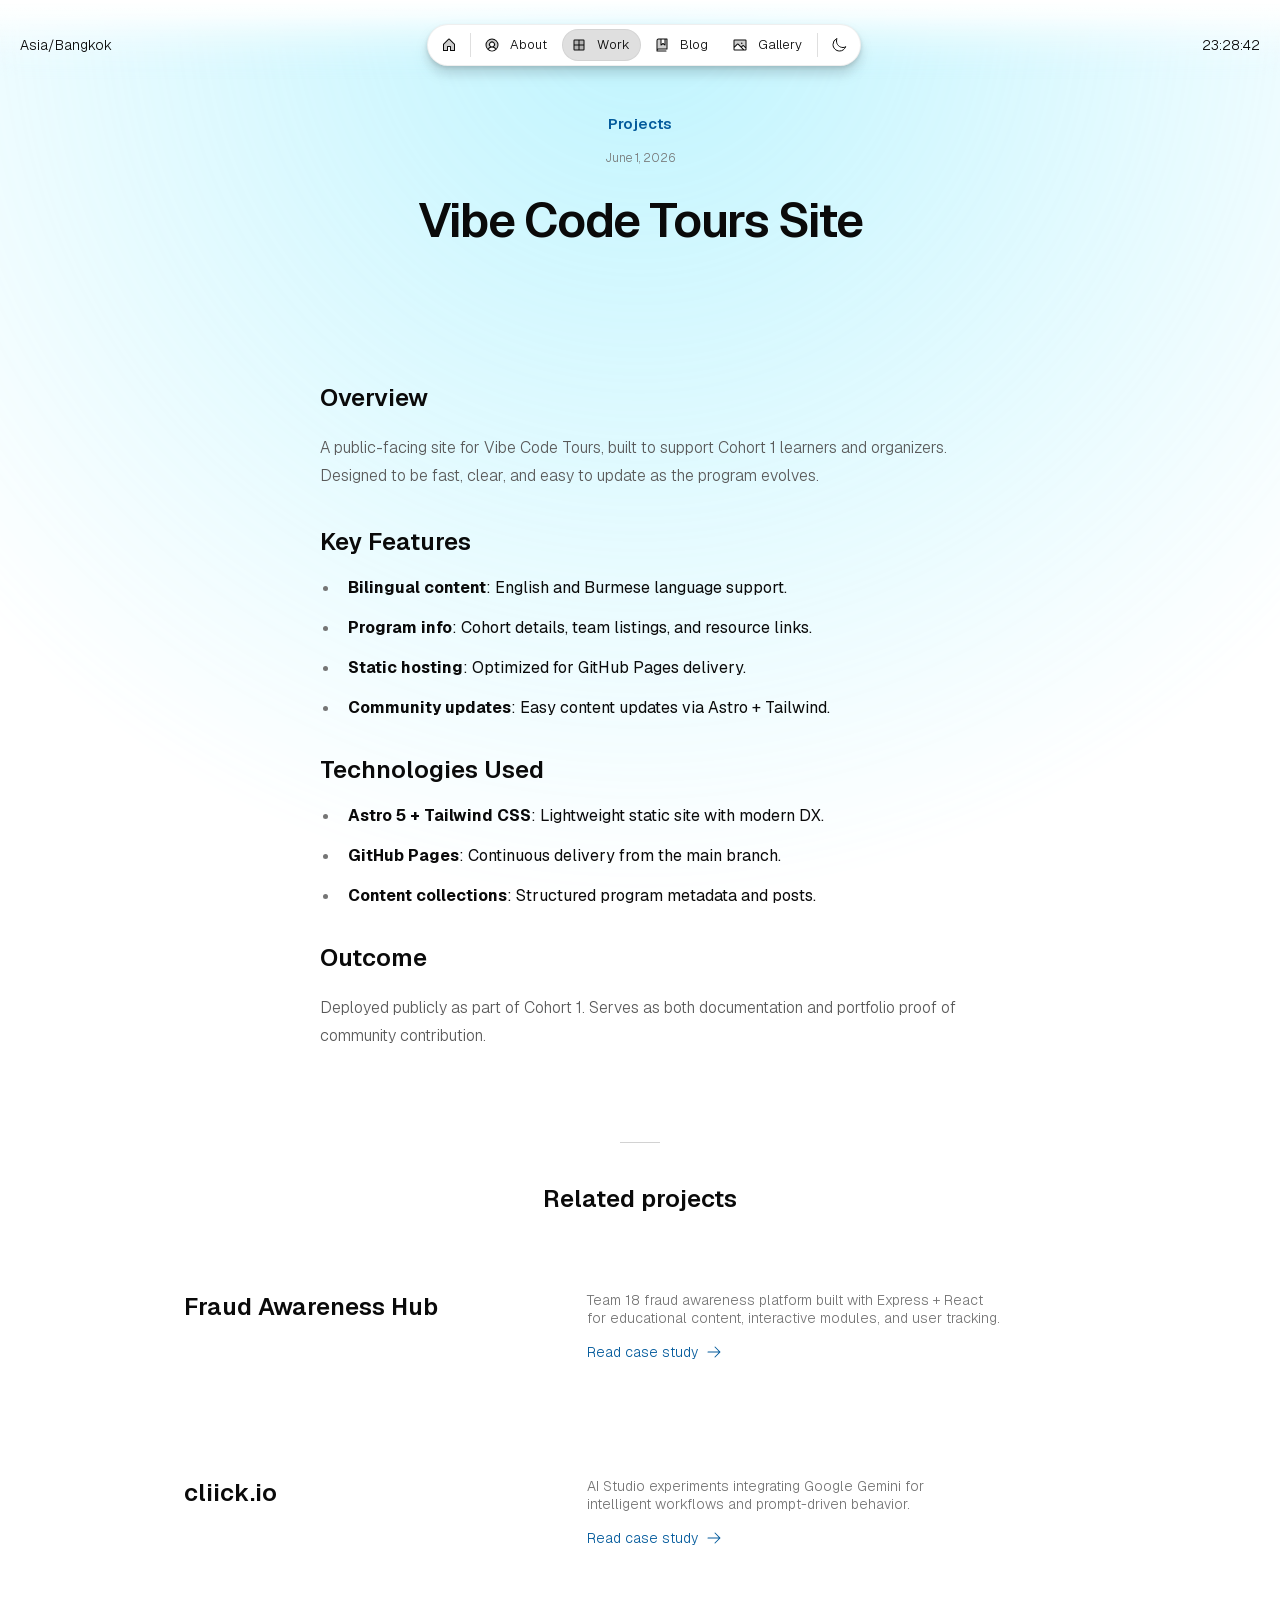
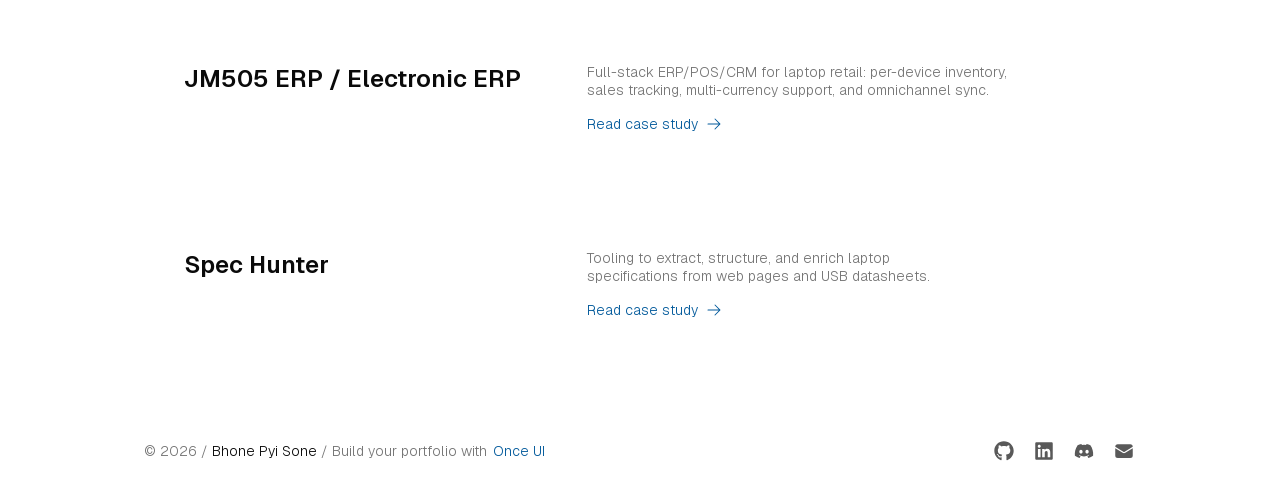
<file: work/vibe-code-tours-site.html>
<!DOCTYPE html><html class="display-flex position-relative min-width-0 fill-width geist_d82bf9db-module__Ifi_Dq__variable geist_250f8b91-module__B2UTAq__variable geist_4edd9b70-module__GC7HaW__variable geist_mono_90672d7c-module__qcY_rq__variable " lang="en"><head><meta charSet="utf-8"/><meta name="viewport" content="width=device-width, initial-scale=1"/><link rel="preload" href="/_next/static/media/797e433ab948586e-s.p.0r6juujl39pe6.woff2" as="font" crossorigin="" type="font/woff2"/><link rel="preload" href="/_next/static/media/caa3a2e1cccd8315-s.p.0wgildi0cnwt9.woff2" as="font" crossorigin="" type="font/woff2"/><link rel="stylesheet" href="/_next/static/chunks/3t0bde4mr3fuo.css" data-precedence="next"/><link rel="stylesheet" href="/_next/static/chunks/40kez1wtk9g7n.css" data-precedence="next"/><link rel="stylesheet" href="/_next/static/chunks/2qyf_eb92by73.css" data-precedence="next"/><link rel="stylesheet" href="/_next/static/chunks/22ulfw4osyhno.css" data-precedence="next"/><link rel="stylesheet" href="/_next/static/chunks/3kk56ronlzm8d.css" data-precedence="next"/><link rel="preload" as="script" fetchPriority="low" href="/_next/static/chunks/00b9wm5dtl3bf.js"/><script src="/_next/static/chunks/35ko02lhcx9le.js" async=""></script><script src="/_next/static/chunks/0x2xtjf9k0dvm.js" async=""></script><script src="/_next/static/chunks/turbopack-0wat1emyl6_en.js" async=""></script><script src="/_next/static/chunks/1aflf8jqovzbu.js" async="" crossorigin=""></script><script src="/_next/static/chunks/1t44q5u-rd2q0.js" async="" crossorigin=""></script><script src="/_next/static/chunks/1w6cndwplt6s9.js" async="" crossorigin=""></script><title>Vibe Code Tours Site</title><meta name="description" content="Production bilingual public site for Vibe Code Tours — built and maintained as part of Cohort 1."/><meta property="og:title" content="Vibe Code Tours Site"/><meta property="og:description" content="Production bilingual public site for Vibe Code Tours — built and maintained as part of Cohort 1."/><meta property="og:url" content="https://bhonepyisone.github.io/work/vibe-code-tours-site"/><meta property="og:image" content="https://bhonepyisone.github.io/api/og/generate?title=Vibe%20Code%20Tours%20Site"/><meta property="og:image:alt" content="Vibe Code Tours Site"/><meta property="og:type" content="website"/><meta name="twitter:card" content="summary_large_image"/><meta name="twitter:title" content="Vibe Code Tours Site"/><meta name="twitter:description" content="Production bilingual public site for Vibe Code Tours — built and maintained as part of Cohort 1."/><meta name="twitter:image" content="https://bhonepyisone.github.io/api/og/generate?title=Vibe%20Code%20Tours%20Site"/><link rel="icon" href="/favicon.ico?favicon.2d94g_gtj9-dr.ico" sizes="120x120" type="image/x-icon"/><meta name="next-size-adjust" content=""/><script id="theme-init">
              (function() {
                try {
                  const root = document.documentElement;
                  const defaultTheme = 'system';
                  
                  // Set defaults from config
                  const config = {"brand":"cyan","accent":"red","neutral":"gray","solid":"contrast","solid-style":"flat","border":"playful","surface":"translucent","transition":"all","scaling":"100","viz-style":"gradient"};
                  
                  // Apply default values
                  Object.entries(config).forEach(([key, value]) => {
                    root.setAttribute('data-' + key, value);
                  });
                  
                  // Resolve theme
                  const resolveTheme = (themeValue) => {
                    if (!themeValue || themeValue === 'system') {
                      return window.matchMedia('(prefers-color-scheme: dark)').matches ? 'dark' : 'light';
                    }
                    return themeValue;
                  };
                  
                  // Apply saved theme
                  const savedTheme = localStorage.getItem('data-theme');
                  const resolvedTheme = resolveTheme(savedTheme);
                  root.setAttribute('data-theme', resolvedTheme);
                  
                  // Apply any saved style overrides
                  const styleKeys = Object.keys(config);
                  styleKeys.forEach(key => {
                    const value = localStorage.getItem('data-' + key);
                    if (value) {
                      root.setAttribute('data-' + key, value);
                    }
                  });
                } catch (e) {
                  console.error('Failed to initialize theme:', e);
                  document.documentElement.setAttribute('data-theme', 'dark');
                }
              })();
            </script><script src="/_next/static/chunks/0cz1d0mv5g_q7.js" noModule=""></script></head><body class="display-flex position-relative p-0 m-0 page-background flex-column align-center min-width-0 fill-width " style="min-height:100vh"><div hidden=""><!--$--><!--/$--></div><div class="display-flex position-absolute fill min-width-0 min-height-0 min-width-0 fill-width RevealFx-module-scss-module__6G5tfa__revealFx RevealFx-module-scss-module__6G5tfa__hidden  " style="transform:translateY(undefined);transition-duration:2s"><div class="display-flex position-relative overflow-hidden fill min-height-0 min-width-0 "><div class="display-flex position-absolute top-0 left-0 overflow-hidden fill min-height-0 min-width-0 Mask-module-scss-module__b7fjhq__mask " style="--mask-position-x:50%;--mask-position-y:0%;--mask-radius:100vh"><div class="display-flex position-absolute top-0 left-0 pointer-events-none opacity-40 fill min-height-0 min-width-0 Background-module-scss-module__ijNboa__dots " style="--dots-color:var(--brand-background-strong);--dots-size:var(--static-space-2)"></div></div></div></div><div class="display-flex position-relative min-width-0 fill-width s-flex-hide xs-flex-hide" style="min-height:var(--static-space-16)"></div><div class="display-flex position-fixed min-width-0 fill-width z-index-9 Fade-module-scss-module__WhQGgG__mask s-flex-hide xs-flex-hide" style="height:var(--static-space-80);--base-color:var(--page-background);--gradient-direction:180deg"></div><div class="display-flex position-fixed flex-hide bottom-0 min-width-0 fill-width z-index-9 Fade-module-scss-module__WhQGgG__mask s-flex-show xs-flex-show" style="height:var(--static-space-80);--base-color:var(--page-background);--gradient-direction:0deg"></div><header class="display-flex position-sticky p-8 top-0 justify-center fit-height min-width-0 fill-width z-index-9 Header-module-scss-module__t7BEda__position s-position-fixed xs-position-fixed" data-border="rounded"><div class="display-flex position-relative pl-12 align-center min-width-0 fill-width font-body font-default font-s "><div class="display-flex position-relative s-flex-hide xs-flex-hide">Asia/Bangkok</div></div><div class="display-flex position-relative justify-center min-width-0 fill-width "><div class="display-flex position-relative p-4 page-background neutral-border-alpha-weak border-solid border-1 radius-m-4 justify-center shadow-l z-index-1 "><div class="display-flex position-relative g-4 align-center font-body font-default font-s "><a class="ToggleButton-module-scss-module__9rlAba__button ToggleButton-module-scss-module__9rlAba__ghost ToggleButton-module-scss-module__9rlAba__m radius-m text-decoration-none button cursor-interactive fit-width justify-center" href="/"><span class="display-inline-flex position-relative fit color-inherit Icon-module-scss-module__glKzjG__xs " aria-hidden="true"><svg stroke="currentColor" fill="currentColor" stroke-width="0" viewBox="0 0 256 256" height="1em" width="1em" xmlns="http://www.w3.org/2000/svg"><path d="M216,120v96H152V152H104v64H40V120a8,8,0,0,1,2.34-5.66l80-80a8,8,0,0,1,11.32,0l80,80A8,8,0,0,1,216,120Z" opacity="0.2"></path><path d="M219.31,108.68l-80-80a16,16,0,0,0-22.62,0l-80,80A15.87,15.87,0,0,0,32,120v96a8,8,0,0,0,8,8h64a8,8,0,0,0,8-8V160h32v56a8,8,0,0,0,8,8h64a8,8,0,0,0,8-8V120A15.87,15.87,0,0,0,219.31,108.68ZM208,208H160V152a8,8,0,0,0-8-8H104a8,8,0,0,0-8,8v56H48V120l80-80,80,80Z"></path></svg></span></a><div class="display-flex position-relative neutral-background-alpha-medium flex-column min-height-0 fill-height " style="min-width:var(--static-space-1);max-height:var(--static-space-24);width:var(--static-space-1)"></div><div class="display-flex position-relative s-flex-hide xs-flex-hide"><a class="ToggleButton-module-scss-module__9rlAba__button ToggleButton-module-scss-module__9rlAba__ghost ToggleButton-module-scss-module__9rlAba__m radius-m text-decoration-none button cursor-interactive fit-width justify-center" href="/about"><span class="display-inline-flex position-relative fit color-inherit Icon-module-scss-module__glKzjG__xs " aria-hidden="true"><svg stroke="currentColor" fill="currentColor" stroke-width="0" viewBox="0 0 256 256" height="1em" width="1em" xmlns="http://www.w3.org/2000/svg"><path d="M224,128a95.76,95.76,0,0,1-31.8,71.37A72,72,0,0,0,128,160a40,40,0,1,0-40-40,40,40,0,0,0,40,40,72,72,0,0,0-64.2,39.37h0A96,96,0,1,1,224,128Z" opacity="0.2"></path><path d="M128,24A104,104,0,1,0,232,128,104.11,104.11,0,0,0,128,24ZM74.08,197.5a64,64,0,0,1,107.84,0,87.83,87.83,0,0,1-107.84,0ZM96,120a32,32,0,1,1,32,32A32,32,0,0,1,96,120Zm97.76,66.41a79.66,79.66,0,0,0-36.06-28.75,48,48,0,1,0-59.4,0,79.66,79.66,0,0,0-36.06,28.75,88,88,0,1,1,131.52,0Z"></path></svg></span><div class="display-flex position-static px-2 justify-center font-label font-s font-default ">About</div></a></div><div class="display-flex position-relative flex-hide s-flex-show xs-flex-show"><a class="ToggleButton-module-scss-module__9rlAba__button ToggleButton-module-scss-module__9rlAba__ghost ToggleButton-module-scss-module__9rlAba__m radius-m text-decoration-none button cursor-interactive fit-width justify-center" href="/about"><span class="display-inline-flex position-relative fit color-inherit Icon-module-scss-module__glKzjG__xs " aria-hidden="true"><svg stroke="currentColor" fill="currentColor" stroke-width="0" viewBox="0 0 256 256" height="1em" width="1em" xmlns="http://www.w3.org/2000/svg"><path d="M224,128a95.76,95.76,0,0,1-31.8,71.37A72,72,0,0,0,128,160a40,40,0,1,0-40-40,40,40,0,0,0,40,40,72,72,0,0,0-64.2,39.37h0A96,96,0,1,1,224,128Z" opacity="0.2"></path><path d="M128,24A104,104,0,1,0,232,128,104.11,104.11,0,0,0,128,24ZM74.08,197.5a64,64,0,0,1,107.84,0,87.83,87.83,0,0,1-107.84,0ZM96,120a32,32,0,1,1,32,32A32,32,0,0,1,96,120Zm97.76,66.41a79.66,79.66,0,0,0-36.06-28.75,48,48,0,1,0-59.4,0,79.66,79.66,0,0,0-36.06,28.75,88,88,0,1,1,131.52,0Z"></path></svg></span></a></div><div class="display-flex position-relative s-flex-hide xs-flex-hide"><a class="ToggleButton-module-scss-module__9rlAba__button ToggleButton-module-scss-module__9rlAba__ghost ToggleButton-module-scss-module__9rlAba__m ToggleButton-module-scss-module__9rlAba__selected radius-m text-decoration-none button cursor-interactive fit-width justify-center" href="/work"><span class="display-inline-flex position-relative fit color-inherit Icon-module-scss-module__glKzjG__xs " aria-hidden="true"><svg stroke="currentColor" fill="currentColor" stroke-width="0" viewBox="0 0 256 256" height="1em" width="1em" xmlns="http://www.w3.org/2000/svg"><path d="M208,56V200a8,8,0,0,1-8,8H56a8,8,0,0,1-8-8V56a8,8,0,0,1,8-8H200A8,8,0,0,1,208,56Z" opacity="0.2"></path><path d="M200,40H56A16,16,0,0,0,40,56V200a16,16,0,0,0,16,16H200a16,16,0,0,0,16-16V56A16,16,0,0,0,200,40Zm0,80H136V56h64ZM120,56v64H56V56ZM56,136h64v64H56Zm144,64H136V136h64v64Z"></path></svg></span><div class="display-flex position-static px-2 justify-center font-label font-s font-default ">Work</div></a></div><div class="display-flex position-relative flex-hide s-flex-show xs-flex-show"><a class="ToggleButton-module-scss-module__9rlAba__button ToggleButton-module-scss-module__9rlAba__ghost ToggleButton-module-scss-module__9rlAba__m ToggleButton-module-scss-module__9rlAba__selected radius-m text-decoration-none button cursor-interactive fit-width justify-center" href="/work"><span class="display-inline-flex position-relative fit color-inherit Icon-module-scss-module__glKzjG__xs " aria-hidden="true"><svg stroke="currentColor" fill="currentColor" stroke-width="0" viewBox="0 0 256 256" height="1em" width="1em" xmlns="http://www.w3.org/2000/svg"><path d="M208,56V200a8,8,0,0,1-8,8H56a8,8,0,0,1-8-8V56a8,8,0,0,1,8-8H200A8,8,0,0,1,208,56Z" opacity="0.2"></path><path d="M200,40H56A16,16,0,0,0,40,56V200a16,16,0,0,0,16,16H200a16,16,0,0,0,16-16V56A16,16,0,0,0,200,40Zm0,80H136V56h64ZM120,56v64H56V56ZM56,136h64v64H56Zm144,64H136V136h64v64Z"></path></svg></span></a></div><div class="display-flex position-relative s-flex-hide xs-flex-hide"><a class="ToggleButton-module-scss-module__9rlAba__button ToggleButton-module-scss-module__9rlAba__ghost ToggleButton-module-scss-module__9rlAba__m radius-m text-decoration-none button cursor-interactive fit-width justify-center" href="/blog"><span class="display-inline-flex position-relative fit color-inherit Icon-module-scss-module__glKzjG__xs " aria-hidden="true"><svg stroke="currentColor" fill="currentColor" stroke-width="0" viewBox="0 0 256 256" height="1em" width="1em" xmlns="http://www.w3.org/2000/svg"><path d="M208,32V192H72a24,24,0,0,0-24,24V56A24,24,0,0,1,72,32h40v96l32-24,32,24V32Z" opacity="0.2"></path><path d="M208,24H72A32,32,0,0,0,40,56V224a8,8,0,0,0,8,8H192a8,8,0,0,0,0-16H56a16,16,0,0,1,16-16H208a8,8,0,0,0,8-8V32A8,8,0,0,0,208,24ZM120,40h48v72L148.79,97.6a8,8,0,0,0-9.6,0L120,112Zm80,144H72a31.82,31.82,0,0,0-16,4.29V56A16,16,0,0,1,72,40h32v88a8,8,0,0,0,12.8,6.4L144,114l27.21,20.4A8,8,0,0,0,176,136a8.1,8.1,0,0,0,3.58-.84A8,8,0,0,0,184,128V40h16Z"></path></svg></span><div class="display-flex position-static px-2 justify-center font-label font-s font-default ">Blog</div></a></div><div class="display-flex position-relative flex-hide s-flex-show xs-flex-show"><a class="ToggleButton-module-scss-module__9rlAba__button ToggleButton-module-scss-module__9rlAba__ghost ToggleButton-module-scss-module__9rlAba__m radius-m text-decoration-none button cursor-interactive fit-width justify-center" href="/blog"><span class="display-inline-flex position-relative fit color-inherit Icon-module-scss-module__glKzjG__xs " aria-hidden="true"><svg stroke="currentColor" fill="currentColor" stroke-width="0" viewBox="0 0 256 256" height="1em" width="1em" xmlns="http://www.w3.org/2000/svg"><path d="M208,32V192H72a24,24,0,0,0-24,24V56A24,24,0,0,1,72,32h40v96l32-24,32,24V32Z" opacity="0.2"></path><path d="M208,24H72A32,32,0,0,0,40,56V224a8,8,0,0,0,8,8H192a8,8,0,0,0,0-16H56a16,16,0,0,1,16-16H208a8,8,0,0,0,8-8V32A8,8,0,0,0,208,24ZM120,40h48v72L148.79,97.6a8,8,0,0,0-9.6,0L120,112Zm80,144H72a31.82,31.82,0,0,0-16,4.29V56A16,16,0,0,1,72,40h32v88a8,8,0,0,0,12.8,6.4L144,114l27.21,20.4A8,8,0,0,0,176,136a8.1,8.1,0,0,0,3.58-.84A8,8,0,0,0,184,128V40h16Z"></path></svg></span></a></div><div class="display-flex position-relative s-flex-hide xs-flex-hide"><a class="ToggleButton-module-scss-module__9rlAba__button ToggleButton-module-scss-module__9rlAba__ghost ToggleButton-module-scss-module__9rlAba__m radius-m text-decoration-none button cursor-interactive fit-width justify-center" href="/gallery"><span class="display-inline-flex position-relative fit color-inherit Icon-module-scss-module__glKzjG__xs " aria-hidden="true"><svg stroke="currentColor" fill="currentColor" stroke-width="0" viewBox="0 0 256 256" height="1em" width="1em" xmlns="http://www.w3.org/2000/svg"><path d="M224,56V178.06l-39.72-39.72a8,8,0,0,0-11.31,0L147.31,164,97.66,114.34a8,8,0,0,0-11.32,0L32,168.69V56a8,8,0,0,1,8-8H216A8,8,0,0,1,224,56Z" opacity="0.2"></path><path d="M216,40H40A16,16,0,0,0,24,56V200a16,16,0,0,0,16,16H216a16,16,0,0,0,16-16V56A16,16,0,0,0,216,40Zm0,16V158.75l-26.07-26.06a16,16,0,0,0-22.63,0l-20,20-44-44a16,16,0,0,0-22.62,0L40,149.37V56ZM40,172l52-52,80,80H40Zm176,28H194.63l-36-36,20-20L216,181.38V200ZM144,100a12,12,0,1,1,12,12A12,12,0,0,1,144,100Z"></path></svg></span><div class="display-flex position-static px-2 justify-center font-label font-s font-default ">Gallery</div></a></div><div class="display-flex position-relative flex-hide s-flex-show xs-flex-show"><a class="ToggleButton-module-scss-module__9rlAba__button ToggleButton-module-scss-module__9rlAba__ghost ToggleButton-module-scss-module__9rlAba__m radius-m text-decoration-none button cursor-interactive fit-width justify-center" href="/gallery"><span class="display-inline-flex position-relative fit color-inherit Icon-module-scss-module__glKzjG__xs " aria-hidden="true"><svg stroke="currentColor" fill="currentColor" stroke-width="0" viewBox="0 0 256 256" height="1em" width="1em" xmlns="http://www.w3.org/2000/svg"><path d="M224,56V178.06l-39.72-39.72a8,8,0,0,0-11.31,0L147.31,164,97.66,114.34a8,8,0,0,0-11.32,0L32,168.69V56a8,8,0,0,1,8-8H216A8,8,0,0,1,224,56Z" opacity="0.2"></path><path d="M216,40H40A16,16,0,0,0,24,56V200a16,16,0,0,0,16,16H216a16,16,0,0,0,16-16V56A16,16,0,0,0,216,40Zm0,16V158.75l-26.07-26.06a16,16,0,0,0-22.63,0l-20,20-44-44a16,16,0,0,0-22.62,0L40,149.37V56ZM40,172l52-52,80,80H40Zm176,28H194.63l-36-36,20-20L216,181.38V200ZM144,100a12,12,0,1,1,12,12A12,12,0,0,1,144,100Z"></path></svg></span></a></div><div class="display-flex position-relative neutral-background-alpha-medium flex-column min-height-0 fill-height " style="min-width:var(--static-space-1);max-height:var(--static-space-24);width:var(--static-space-1)"></div><button class="ToggleButton-module-scss-module__9rlAba__button ToggleButton-module-scss-module__9rlAba__ghost ToggleButton-module-scss-module__9rlAba__m radius-m text-decoration-none button cursor-interactive fit-width justify-center" aria-label="Switch to dark mode"><span class="display-inline-flex position-relative fit color-inherit Icon-module-scss-module__glKzjG__xs " aria-hidden="true"><svg stroke="currentColor" fill="none" stroke-width="1.5" viewBox="0 0 24 24" aria-hidden="true" height="1em" width="1em" xmlns="http://www.w3.org/2000/svg"><path stroke-linecap="round" stroke-linejoin="round" d="M21.752 15.002A9.72 9.72 0 0 1 18 15.75c-5.385 0-9.75-4.365-9.75-9.75 0-1.33.266-2.597.748-3.752A9.753 9.753 0 0 0 3 11.25C3 16.635 7.365 21 12.75 21a9.753 9.753 0 0 0 9.002-5.998Z"></path></svg></span></button></div></div></div><div class="display-flex position-relative justify-end align-center min-width-0 fill-width "><div class="display-flex position-relative pr-12 g-20 justify-end align-center font-body font-default font-s "><div class="display-flex position-relative s-flex-hide xs-flex-hide"></div></div></div></header><div class="display-flex position-relative p-l flex-1 justify-center min-width-0 fill-width "><div class="display-flex position-relative justify-center min-width-0 fill-width " style="min-height:var(--static-space-0)"><div class="display-flex position-relative py-128 justify-center min-width-0 fill-width "><div class="display-flex position-relative center "><div class="display-flex position-relative center Spinner-module-scss-module__imkilW__m " role="status" aria-label="Loading"><div class="display-flex position-relative fill min-height-0 min-width-0 "><div class="display-flex position-absolute neutral-border-alpha-medium border-1 border-solid radius-full fill min-height-0 min-width-0 Spinner-module-scss-module__imkilW__size "></div><div class="display-flex position-relative border-solid radius-full fill min-height-0 min-width-0 Spinner-module-scss-module__imkilW__spinner Spinner-module-scss-module__imkilW__size "></div></div></div></div></div></div></div><footer class="display-flex position-relative p-8 justify-center min-width-0 fill-width s-flex-column"><div class="display-flex position-relative px-16 py-8 g-16 justify-between align-center fill-width max-width-m Footer-module-scss-module__DkSkqG__mobile s-flex-column s-align-center xs-align-center s-align-center xs-align-center"><span class="font-body font-default font-s neutral-on-background-strong"><span class="neutral-on-background-weak">© <!-- -->2026<!-- --> /</span><span class="px-4">Bhone Pyi Sone</span><span class="neutral-on-background-weak">/ Build your portfolio with<!-- --> <a href="https://once-ui.com/products/magic-portfolio" target="_blank" rel="noreferrer" class="reset-button-styles focus-ring align-center display-inline-flex g-8 radius-s fit-width px-2 mx-2">Once UI</a></span></span><div class="display-flex position-relative g-16 "><div class="display-flex position-relative "><a href="https://github.com/bhonepyisone" target="_blank" rel="noreferrer" class="Button-module-scss-module__Z_19_G__button Button-module-scss-module__Z_19_G__ghost IconButton-module-scss-module__-vAwNG__s radius-m text-decoration-none button cursor-interactive" aria-label="GitHub" aria-disabled="false"><div class="display-flex position-relative center fill min-height-0 min-width-0 "><span class="display-inline-flex position-relative fit color-inherit Icon-module-scss-module__glKzjG__s " aria-hidden="true"><svg stroke="currentColor" fill="currentColor" stroke-width="0" viewBox="0 0 496 512" height="1em" width="1em" xmlns="http://www.w3.org/2000/svg"><path d="M165.9 397.4c0 2-2.3 3.6-5.2 3.6-3.3.3-5.6-1.3-5.6-3.6 0-2 2.3-3.6 5.2-3.6 3-.3 5.6 1.3 5.6 3.6zm-31.1-4.5c-.7 2 1.3 4.3 4.3 4.9 2.6 1 5.6 0 6.2-2s-1.3-4.3-4.3-5.2c-2.6-.7-5.5.3-6.2 2.3zm44.2-1.7c-2.9.7-4.9 2.6-4.6 4.9.3 2 2.9 3.3 5.9 2.6 2.9-.7 4.9-2.6 4.6-4.6-.3-1.9-3-3.2-5.9-2.9zM244.8 8C106.1 8 0 113.3 0 252c0 110.9 69.8 205.8 169.5 239.2 12.8 2.3 17.3-5.6 17.3-12.1 0-6.2-.3-40.4-.3-61.4 0 0-70 15-84.7-29.8 0 0-11.4-29.1-27.8-36.6 0 0-22.9-15.7 1.6-15.4 0 0 24.9 2 38.6 25.8 21.9 38.6 58.6 27.5 72.9 20.9 2.3-16 8.8-27.1 16-33.7-55.9-6.2-112.3-14.3-112.3-110.5 0-27.5 7.6-41.3 23.6-58.9-2.6-6.5-11.1-33.3 2.6-67.9 20.9-6.5 69 27 69 27 20-5.6 41.5-8.5 62.8-8.5s42.8 2.9 62.8 8.5c0 0 48.1-33.6 69-27 13.7 34.7 5.2 61.4 2.6 67.9 16 17.7 25.8 31.5 25.8 58.9 0 96.5-58.9 104.2-114.8 110.5 9.2 7.9 17 22.9 17 46.4 0 33.7-.3 75.4-.3 83.6 0 6.5 4.6 14.4 17.3 12.1C428.2 457.8 496 362.9 496 252 496 113.3 383.5 8 244.8 8zM97.2 352.9c-1.3 1-1 3.3.7 5.2 1.6 1.6 3.9 2.3 5.2 1 1.3-1 1-3.3-.7-5.2-1.6-1.6-3.9-2.3-5.2-1zm-10.8-8.1c-.7 1.3.3 2.9 2.3 3.9 1.6 1 3.6.7 4.3-.7.7-1.3-.3-2.9-2.3-3.9-2-.6-3.6-.3-4.3.7zm32.4 35.6c-1.6 1.3-1 4.3 1.3 6.2 2.3 2.3 5.2 2.6 6.5 1 1.3-1.3.7-4.3-1.3-6.2-2.2-2.3-5.2-2.6-6.5-1zm-11.4-14.7c-1.6 1-1.6 3.6 0 5.9 1.6 2.3 4.3 3.3 5.6 2.3 1.6-1.3 1.6-3.9 0-6.2-1.4-2.3-4-3.3-5.6-2z"></path></svg></span></div></a></div><div class="display-flex position-relative "><a href="https://linkedin.com/in/bhonepyisone" target="_blank" rel="noreferrer" class="Button-module-scss-module__Z_19_G__button Button-module-scss-module__Z_19_G__ghost IconButton-module-scss-module__-vAwNG__s radius-m text-decoration-none button cursor-interactive" aria-label="LinkedIn" aria-disabled="false"><div class="display-flex position-relative center fill min-height-0 min-width-0 "><span class="display-inline-flex position-relative fit color-inherit Icon-module-scss-module__glKzjG__s " aria-hidden="true"><svg stroke="currentColor" fill="currentColor" stroke-width="0" viewBox="0 0 448 512" height="1em" width="1em" xmlns="http://www.w3.org/2000/svg"><path d="M416 32H31.9C14.3 32 0 46.5 0 64.3v383.4C0 465.5 14.3 480 31.9 480H416c17.6 0 32-14.5 32-32.3V64.3c0-17.8-14.4-32.3-32-32.3zM135.4 416H69V202.2h66.5V416zm-33.2-243c-21.3 0-38.5-17.3-38.5-38.5S80.9 96 102.2 96c21.2 0 38.5 17.3 38.5 38.5 0 21.3-17.2 38.5-38.5 38.5zm282.1 243h-66.4V312c0-24.8-.5-56.7-34.5-56.7-34.6 0-39.9 27-39.9 54.9V416h-66.4V202.2h63.7v29.2h.9c8.9-16.8 30.6-34.5 62.9-34.5 67.2 0 79.7 44.3 79.7 101.9V416z"></path></svg></span></div></a></div><div class="display-flex position-relative "><a href="https://discord.com" target="_blank" rel="noreferrer" class="Button-module-scss-module__Z_19_G__button Button-module-scss-module__Z_19_G__ghost IconButton-module-scss-module__-vAwNG__s radius-m text-decoration-none button cursor-interactive" aria-label="Discord" aria-disabled="false"><div class="display-flex position-relative center fill min-height-0 min-width-0 "><span class="display-inline-flex position-relative fit color-inherit Icon-module-scss-module__glKzjG__s " aria-hidden="true"><svg stroke="currentColor" fill="currentColor" stroke-width="0" viewBox="0 0 640 512" height="1em" width="1em" xmlns="http://www.w3.org/2000/svg"><path d="M524.531,69.836a1.5,1.5,0,0,0-.764-.7A485.065,485.065,0,0,0,404.081,32.03a1.816,1.816,0,0,0-1.923.91,337.461,337.461,0,0,0-14.9,30.6,447.848,447.848,0,0,0-134.426,0,309.541,309.541,0,0,0-15.135-30.6,1.89,1.89,0,0,0-1.924-.91A483.689,483.689,0,0,0,116.085,69.137a1.712,1.712,0,0,0-.788.676C39.068,183.651,18.186,294.69,28.43,404.354a2.016,2.016,0,0,0,.765,1.375A487.666,487.666,0,0,0,176.02,479.918a1.9,1.9,0,0,0,2.063-.676A348.2,348.2,0,0,0,208.12,430.4a1.86,1.86,0,0,0-1.019-2.588,321.173,321.173,0,0,1-45.868-21.853,1.885,1.885,0,0,1-.185-3.126c3.082-2.309,6.166-4.711,9.109-7.137a1.819,1.819,0,0,1,1.9-.256c96.229,43.917,200.41,43.917,295.5,0a1.812,1.812,0,0,1,1.924.233c2.944,2.426,6.027,4.851,9.132,7.16a1.884,1.884,0,0,1-.162,3.126,301.407,301.407,0,0,1-45.89,21.83,1.875,1.875,0,0,0-1,2.611,391.055,391.055,0,0,0,30.014,48.815,1.864,1.864,0,0,0,2.063.7A486.048,486.048,0,0,0,610.7,405.729a1.882,1.882,0,0,0,.765-1.352C623.729,277.594,590.933,167.465,524.531,69.836ZM222.491,337.58c-28.972,0-52.844-26.587-52.844-59.239S193.056,219.1,222.491,219.1c29.665,0,53.306,26.82,52.843,59.239C275.334,310.993,251.924,337.58,222.491,337.58Zm195.38,0c-28.971,0-52.843-26.587-52.843-59.239S388.437,219.1,417.871,219.1c29.667,0,53.307,26.82,52.844,59.239C470.715,310.993,447.538,337.58,417.871,337.58Z"></path></svg></span></div></a></div><div class="display-flex position-relative "><a class="Button-module-scss-module__Z_19_G__button Button-module-scss-module__Z_19_G__ghost IconButton-module-scss-module__-vAwNG__s radius-m text-decoration-none button cursor-interactive" aria-label="Email" aria-disabled="false" href="mailto:bhone.ps@proton.me"><div class="display-flex position-relative center fill min-height-0 min-width-0 "><span class="display-inline-flex position-relative fit color-inherit Icon-module-scss-module__glKzjG__s " aria-hidden="true"><svg stroke="currentColor" fill="currentColor" stroke-width="0" viewBox="0 0 24 24" aria-hidden="true" height="1em" width="1em" xmlns="http://www.w3.org/2000/svg"><path d="M1.5 8.67v8.58a3 3 0 0 0 3 3h15a3 3 0 0 0 3-3V8.67l-8.928 5.493a3 3 0 0 1-3.144 0L1.5 8.67Z"></path><path d="M22.5 6.908V6.75a3 3 0 0 0-3-3h-15a3 3 0 0 0-3 3v.158l9.714 5.978a1.5 1.5 0 0 0 1.572 0L22.5 6.908Z"></path></svg></span></div></a></div></div></div><div class="display-flex position-relative flex-hide s-flex-show xs-flex-show" style="height:var(--static-space-80)"></div></footer><script src="/_next/static/chunks/00b9wm5dtl3bf.js" id="_R_" async=""></script><script>(self.__next_f=self.__next_f||[]).push([0])</script><script>self.__next_f.push([1,"1:\"$Sreact.fragment\"\n3:I[39756,[\"/_next/static/chunks/1aflf8jqovzbu.js\",\"/_next/static/chunks/1t44q5u-rd2q0.js\",\"/_next/static/chunks/1w6cndwplt6s9.js\"],\"default\"]\n4:I[37457,[\"/_next/static/chunks/1aflf8jqovzbu.js\",\"/_next/static/chunks/1t44q5u-rd2q0.js\",\"/_next/static/chunks/1w6cndwplt6s9.js\"],\"default\"]\n6:I[97367,[\"/_next/static/chunks/1aflf8jqovzbu.js\",\"/_next/static/chunks/1t44q5u-rd2q0.js\",\"/_next/static/chunks/1w6cndwplt6s9.js\"],\"OutletBoundary\"]\n7:\"$Sreact.suspense\"\na:I[97367,[\"/_next/static/chunks/1aflf8jqovzbu.js\",\"/_next/static/chunks/1t44q5u-rd2q0.js\",\"/_next/static/chunks/1w6cndwplt6s9.js\"],\"ViewportBoundary\"]\nc:I[97367,[\"/_next/static/chunks/1aflf8jqovzbu.js\",\"/_next/static/chunks/1t44q5u-rd2q0.js\",\"/_next/static/chunks/1w6cndwplt6s9.js\"],\"MetadataBoundary\"]\ne:I[68027,[\"/_next/static/chunks/1aflf8jqovzbu.js\",\"/_next/static/chunks/1t44q5u-rd2q0.js\",\"/_next/static/chunks/1w6cndwplt6s9.js\"],\"default\",1]\n:HL[\"/_next/static/chunks/3t0bde4mr3fuo.css\",\"style\"]\n:HL[\"/_next/static/chunks/40kez1wtk9g7n.css\",\"style\"]\n:HL[\"/_next/static/chunks/2qyf_eb92by73.css\",\"style\"]\n:HL[\"/_next/static/chunks/22ulfw4osyhno.css\",\"style\"]\n:HL[\"/_next/static/chunks/3kk56ronlzm8d.css\",\"style\"]\n:HL[\"/_next/static/media/797e433ab948586e-s.p.0r6juujl39pe6.woff2\",\"font\",{\"crossOrigin\":\"\",\"type\":\"font/woff2\"}]\n:HL[\"/_next/static/media/caa3a2e1cccd8315-s.p.0wgildi0cnwt9.woff2\",\"font\",{\"crossOrigin\":\"\",\"type\":\"font/woff2\"}]\n9:X\n0:{\"P\":null,\"c\":[\"\",\"work\",\"vibe-code-tours-site\"],\"q\":\"\",\"i\":false,\"f\":[[[\"\",{\"children\":[\"work\",{\"children\":[[\"slug\",\"vibe-code-tours-site\",\"d\",[\"projects\"]],{\"children\":[\"__PAGE__\",{},\"$undefined\",\"$undefined\",4608]},\"$undefined\",\"$undefined\",4608]},\"$undefined\",\"$undefined\",4608]},\"$undefined\",\"$undefined\",4624],[[\"$\",\"$1\",\"c\",{\"children\":[[[\"$\",\"link\",\"0\",{\"rel\":\"stylesheet\",\"href\":\"/_next/static/chunks/3t0bde4mr3fuo.css\",\"precedence\":\"next\",\"crossOrigin\":\"$undefined\",\"nonce\":\"$undefined\"}],[\"$\",\"link\",\"1\",{\"rel\":\"stylesheet\",\"href\":\"/_next/static/chunks/40kez1wtk9g7n.css\",\"precedence\":\"next\",\"crossOrigin\":\"$undefined\",\"nonce\":\"$undefined\"}],[\"$\",\"link\",\"2\",{\"rel\":\"stylesheet\",\"href\":\"/_next/static/chunks/2qyf_eb92by73.css\",\"precedence\":\"next\",\"crossOrigin\":\"$undefined\",\"nonce\":\"$undefined\"}],[\"$\",\"link\",\"3\",{\"rel\":\"stylesheet\",\"href\":\"/_next/static/chunks/22ulfw4osyhno.css\",\"precedence\":\"next\",\"crossOrigin\":\"$undefined\",\"nonce\":\"$undefined\"}],[\"$\",\"link\",\"4\",{\"rel\":\"stylesheet\",\"href\":\"/_next/static/chunks/3kk56ronlzm8d.css\",\"precedence\":\"next\",\"crossOrigin\":\"$undefined\",\"nonce\":\"$undefined\"}],[\"$\",\"script\",\"script-0\",{\"src\":\"/_next/static/chunks/1aflf8jqovzbu.js\",\"async\":true,\"nonce\":\"$undefined\"}],[\"$\",\"script\",\"script-1\",{\"src\":\"/_next/static/chunks/1t44q5u-rd2q0.js\",\"async\":true,\"nonce\":\"$undefined\"}],[\"$\",\"script\",\"script-2\",{\"src\":\"/_next/static/chunks/1w6cndwplt6s9.js\",\"async\":true,\"nonce\":\"$undefined\"}]],\"$L2\"]}],{\"children\":[[\"$\",\"$1\",\"c\",{\"children\":[null,[\"$\",\"$L3\",null,{\"parallelRouterKey\":\"children\",\"error\":\"$undefined\",\"errorStyles\":\"$undefined\",\"errorScripts\":\"$undefined\",\"template\":[\"$\",\"$L4\",null,{}],\"templateStyles\":\"$undefined\",\"templateScripts\":\"$undefined\",\"notFound\":\"$undefined\",\"forbidden\":\"$undefined\",\"unauthorized\":\"$undefined\"}]]}],{\"children\":[[\"$\",\"$1\",\"c\",{\"children\":[null,[\"$\",\"$L3\",null,{\"parallelRouterKey\":\"children\",\"error\":\"$undefined\",\"errorStyles\":\"$undefined\",\"errorScripts\":\"$undefined\",\"template\":[\"$\",\"$L4\",null,{}],\"templateStyles\":\"$undefined\",\"templateScripts\":\"$undefined\",\"notFound\":\"$undefined\",\"forbidden\":\"$undefined\",\"unauthorized\":\"$undefined\"}]]}],{\"children\":[[\"$\",\"$1\",\"c\",{\"children\":[\"$L5\",null,[\"$\",\"$L6\",null,{\"children\":[\"$\",\"$7\",null,{\"name\":\"Next.MetadataOutlet\",\"children\":\"$@8\"}]}]]}],{},null,false,null]},null,false,\"$9\"]},null,false,\"$9\"]},null,false,null],[\"$\",\"$1\",\"h\",{\"children\":[null,[\"$\",\"$La\",null,{\"children\":\"$Lb\"}],[\"$\",\"div\",null,{\"hidden\":true,\"children\":[\"$\",\"$Lc\",null,{\"children\":[\"$\",\"$7\",null,{\"name\":\"Next.Metadata\",\"children\":\"$Ld\"}]}]}],[\"$\",\"meta\",null,{\"name\":\"next-size-adjust\",\"content\":\"\"}]]}],false]],\"m\":\"$undefined\",\"G\":[\"$e\",[[\"$\",\"link\",\"0\",{\"rel\":\"stylesheet\",\"href\":\"/_next/static/chunks/3t0bde4mr3fuo.css\",\"precedence\":\"next\",\"crossOrigin\":\"$undefined\",\"nonce\":\"$undefined\"}],[\"$\",\"link\",\"1\",{\"rel\":\"stylesheet\",\"href\":\"/_next/static/chunks/40kez1wtk9g7n.css\",\"precedence\":\"next\",\"crossOrigin\":\"$undefined\",\"nonce\":\"$undefined\"}],[\"$\",\"link\",\"2\",{\"rel\":\"stylesheet\",\"href\":\"/_next/static/chunks/2qyf_eb92by73.css\",\"precedence\":\"next\",\"crossOrigin\":\"$undefined\",\"nonce\":\"$undefined\"}],[\"$\",\"link\",\"3\",{\"rel\":\"stylesheet\",\"href\":\"/_next/static/chunks/22ulfw4osyhno.css\",\"precedence\":\"next\",\"crossOrigin\":\"$undefined\",\"nonce\":\"$undefined\"}],[\"$\",\"link\",\"4\",{\"rel\":\"stylesheet\",\"href\":\"/_next/static/chunks/3kk56ronlzm8d.css\",\"precedence\":\"next\",\"crossOrigin\":\"$undefined\",\"nonce\":\"$undefined\"}]]],\"S\":true,\"h\":null,\"r\":\"$undefined\",\"s\":\"$undefined\",\"a\":\"$undefined\",\"l\":\"$undefined\",\"p\":\"$undefined\",\"d\":\"$undefined\",\"b\":\"ra56sHlwFoNm6y2g-UcF2\"}\n10:I[30824,[\"/_next/static/chunks/1aflf8jqovzbu.js\",\"/_next/static/chunks/1t44q5u-rd2q0.js\",\"/_next/static/chunks/1w6cndwplt6s9.js\"],\"Providers\"]\n11:I[21247,[\"/_next/static/chunks/1aflf8jqovzbu.js\",\"/_next/static/chunks/1t44q5u-rd2q0.js\",\"/_next/static/chunks/1w6cndwplt6s9.js\"],\"ClientFlex\"]\n12:I[21971,[\"/_next/static/chunks/1aflf8jqovzbu.js\",\"/_next/static/chunks/1t44q5u-rd2q0.js\",\"/_next/static/chunks/1w6cndwplt6s9.js\"],\"RevealFx\"]\n13:I[94412,[\"/_next/static/chunks/1aflf8jqovzbu.js\",\"/_next/static/chunks/1t44q5u-rd2q0.js\",\"/_next/static/chunks/1w6cndwplt6s9.js\"],\"Background\"]\n14:I[2971,[\"/_next/static/chunks/1aflf8jqovzbu.js\",\"/_next/static/chunks/1t44q5u-rd2q0.js\",\"/_next/static/chunks/1w6cndwplt6s9.js\"],\"Header\"]\n9:C\nf:T76b,\n              (function() {\n                try {\n                  const root = document.documentElement;\n                  const defaultTheme = 'system';\n                  \n                  // Set defaults from config\n                  const config = {\"brand\":\"cyan\",\"accent\":\"red\",\"neutral\":\"gray\",\"solid\":\"contrast\",\"solid-style\":\"flat\",\"border\":\"playful\",\"surface\":\"translucent\",\"transition\":\"all\",\"scaling\":\"100\",\"viz-style\":\"gradient\"};\n                  \n                  // Apply default values\n                  Object.entries(config).forEach(([key, value]) =\u003e {\n                    root.setAttribute('data-' + key, value);\n                  });\n                  \n                  // Resolve theme\n                  const resolveTheme = (themeValue) =\u003e {\n                    if (!themeValue || themeValue === 'system') {\n                      return window.matchMedia('(prefers-color-scheme: dark)').matches ? 'dark' : 'light';\n                    }\n                    return themeValue;\n                  };\n                  \n                  // Apply saved theme\n                  const savedTheme = localStorage.getItem('data-theme');\n                  const resolvedTheme = resolveTheme(savedTheme);\n                  root.setAttribute('data-theme', resolvedTheme);\n                  \n                  // Apply any saved style overrides\n                  const styleKeys = Object.keys(config);\n                  styleKeys.forEach(key =\u003e {\n                    const value = localStorage.getItem('data-' + key);\n                    if (value) {\n                      root.setAttribute('data-' + key, value);\n                    }\n                  });\n                } catch (e) {\n                  console.error('Failed to initialize theme:', e);\n                  document.documentElement.setAttribute('data-theme', 'dark');\n                }\n              })();\n            2:[\"$\",\"html\",null,{\"ref\":\"$undefined\",\"className\":\"display-flex position-relative min-width-0 fill-width geist_d82bf9db-module__Ifi_Dq__variable geist_250f8b91-module__B2UTAq__variable geist_4edd9b70-module__GC7HaW__variable geist_mono_90672d7c-module__qcY_rq__variable \",\"style\":{\"maxWidth\":\"$undefined\",\"minWidth\":\"$undefined\",\"minHeight\":\"$undefined\",\"maxHeight\":\"$undefined\",\"width\":\"$undefined\",\"height\":\"$undefined\",\"aspectRatio\":\"$undefined\",\"textAlign\":\"$undefined\",\"cursor\":\"$undefined\",\"padding\":\"$undefined\",\"paddingLeft\":\"$undefined\",\"paddingRight\":\"$undefined\",\"paddingTop\":\"$undefined\",\"paddingBottom\":\"$undefined\",\"margin\":\"$undefined\",\"marginLeft\":\"$undefined\",\"marginRight\":\"$undefined\",\"marginTop\":\"$undefined\",\"marginBottom\":\"$undefined\",\"gap\":\"$undefined\",\"top\":\"$undefined\",\"right\":\"$undefined\",\"bottom\":\"$undefined\",\"left\":\"$undefined\",\"transform\":\"$undefined\"},\"suppressHydrationWarning\":true,\"lang\":\"en\",\"children\":[[\"$\",\"head\",null,{\"children\":[\"$\",\"script\",null,{\"id\":\"theme-init\",\"dangerouslySetInnerHTML\":{\"__html\":\"$f\"}}]}],[\"$\",\"$L10\",null,{\"children\":[\"$\",\"$L11\",null,{\"ref\":\"$undefined\",\"cursor\":\"$undefined\",\"xl\":\"$undefined\",\"l\":\"$undefined\",\"m\":\"$undefined\",\"s\":\"$undefined\",\"xs\":\"$undefined\",\"style\":{\"minHeight\":\"100vh\"},\"hide\":\"$undefined\",\"direction\":\"column\",\"as\":\"body\",\"background\":\"page\",\"fillWidth\":true,\"margin\":\"0\",\"padding\":\"0\",\"horizontal\":\"center\",\"children\":[[\"$\",\"$L12\",null,{\"fill\":true,\"position\":\"absolute\",\"children\":[\"$\",\"$L13\",null,{\"mask\":{\"x\":50,\"y\":0,\"radius\":100,\"cursor\":false},\"gradient\":{\"display\":false,\"opacity\":100,\"x\":50,\"y\":60,\"width\":100,\"height\":50,\"tilt\":0,\"colorStart\":\"accent-background-strong\",\"colorEnd\":\"page-background\"},\"dots\":{\"display\":true,\"opacity\":40,\"size\":\"2\",\"color\":\"brand-background-strong\"},\"grid\":{\"display\":false,\"opacity\":100,\"color\":\"neutral-alpha-medium\",\"width\":\"0.25rem\",\"height\":\"0.25rem\"},\"lines\":{\"display\":false,\"opacity\":100,\"size\":\"16\",\"thickness\":1,\"angle\":45,\"color\":\"neutral-alpha-weak\"}}]}],[\"$\",\"$L11\",null,{\"ref\":\"$undefined\",\"cursor\":\"$undefined\",\"xl\":\"$undefined\",\"l\":\"$undefined\",\"m\":\"$undefined\",\"s\":{\"hide\":true},\"xs\":\"$undefined\",\"style\":\"$undefined\",\"hide\":\"$undefined\",\"fillWidth\":true,\"minHeight\":\"16\"}],[\"$\",\"$L14\",null,{}],[\"$\",\"div\",null,{\"ref\":\"$undefined\",\"className\":\"display-flex position-relative p-l flex-1 justify-center min-width-0 fill-width \",\"style\":{\"maxWidth\":\"$undefined\",\"minWidth\":\"$undefined\",\"minHeight\":\"$undefined\",\"maxHeight\":\"$undefined\",\"width\":\"$undefined\",\"height\":\"$undefined\",\"aspectRatio\":\"$undefined\",\"textAlign\":\"$undefined\",\"cursor\":\"$undefined\",\"padding\":\"$undefined\",\"paddingLeft\":\"$undefined\",\"paddingRight\":\"$undefined\",\"paddingTop\":\"$undefined\",\"paddingBottom\":\"$undefined\",\"margin\":\"$undefined\",\"marginLeft\":\"$undefined\",\"marginRight\":\"$undefined\",\"marginTop\":\"$undefined\",\"marginBottom\":\"$undefined\",\"gap\":\"$undefined\",\"top\":\"$undefined\",\"right\":\"$undefined\",\"bottom\":\"$undefined\",\"left\":\"$undefined\",\"transform\":\"$undefined\"},\"children\":\"$L15\"}],\"$L16\"]}]}]]}]\n17:I[1166,[\"/_next/static/chunks/1aflf8jqovzbu.js\",\"/_next/static/chunks/1t44q5u-rd2q0.js\",\"/_next/static/chunks/1w6cndwplt6s9.js\"],\"RouteGuard\"]\n18:I[24379,[\"/_next/static/chunks/1aflf8jqovzbu.js\",\"/_next/static/chunks/1t44q5u-rd2q0.js\",\"/_next/static/chunks/1w6cndwplt6s9.js\"],\"SmartLink\"]\n19:I[98229,[\"/_next/static/chunks/1aflf8jqovzbu.js\",\"/_next/static/chunks/1t44q5u-rd2q0.js\",\"/_next/static/chunks/1w6cndwplt6s9.js\"],\"IconButton\"]\n1a:I[79520,[\"/_next/static/chunks/1aflf8jqovzbu.js\",\"/_next/static/chunks/1t44q5u-rd2q0.js\",\"/_next/static/chunks/1w6cndwplt6s9.js\"],\"\"]\n1b:I[71045,[\"/_next/static/chunks/1aflf8jqovzbu.js\",\"/_next/static/chunks/1t44q5u-rd2q0.js\",\"/_next/static/chunks/1w6cndwplt6s9.js\"],\"AvatarGroup\"]\n15:[\"$\",\"div\",null,{\"ref\":\"$undefined\",\"className\":\"display-flex position-relative justify-center min-width-0 fill-width \",\"style\":{\"maxWidth\":\"$undefined\",\"minWidth\":\"$undefined\",\"minHeight\":\"var(--static-space-0)\",\"maxHeight\":\"$undefined\",\"width\":\"$undefined\",\"height\":\"$undefined\",\"aspectRatio\":\"$undefined\",\"textAlign\":\"$undefined\",\"cursor\":\"$undefined\",\"padding\":\"$undefined\",\"paddingLeft\":\"$undefined\",\"paddingRight\":\"$undefined\",\"paddingTop\":\"$undefined\",\"paddingBottom\":\"$undefined\",\"margin\":\"$undefined\",\"marginLeft\":\"$undefined\",\"marginRight\":\"$undefined\",\"marginTop\":\"$undefined\",\"marginBottom\":\"$undefined\",\"gap\":\"$undefined\",\"top\":\"$undefined\",\"right\":\"$undefined\",\"bottom\":\"$undefined\",\"left\":\"$undefined\",\"transform\":\"$undefined\"},\"children\":[\"$\",\"$L17\",null,{\"children\":[\"$\",\"$L3\",null,{\"parallelRouterKey\":\"children\",\"error\":\"$undefined\",\"errorStyles\":\"$undefined\",\"errorScripts\":\"$undefined\",\"template\":[\"$\",\"$L4\",null,{}],\"templateStyles\":\"$undefined\",\"templateScripts\":\"$undefined\",\"notFound\":[[\"$\",\"section\",null,{\"ref\":\"$undefined\",\"className\":\"display-flex position-relative pb-160 flex-column center fill min-height-0 min-width-0 \",\"style\":{\"maxWidth\":\"$undefined\",\"minWidth\":\"$undefined\",\"minHeight\":\"$undefined\",\"maxHeight\":\"$undefined\",\"width\":\"$undefined\",\"height\":\"$undefined\",\"aspectRatio\":\"$undefined\",\"textAlign\":\"$undefined\",\"cursor\":\"$undefined\",\"padding\":\"$undefined\",\"paddingLeft\":\"$undefined\",\"paddingRight\":\"$undefined\",\"paddingTop\":\"$undefined\",\"paddingBottom\":\"$undefined\",\"margin\":\"$undefined\",\"marginLeft\":\"$undefined\",\"marginRight\":\"$undefined\",\"marginTop\":\"$undefined\",\"marginBottom\":\"$undefined\",\"gap\":\"$undefined\",\"top\":\"$undefined\",\"right\":\"$undefined\",\"bottom\":\"$undefined\",\"left\":\"$undefined\",\"transform\":\"$undefined\"},\"children\":[[\"$\",\"span\",null,{\"className\":\"font-display font-strong font-xl mb-s\",\"style\":{\"textAlign\":\"$undefined\",\"textWrap\":\"$undefined\",\"padding\":\"$undefined\",\"paddingLeft\":\"$undefined\",\"paddingRight\":\"$undefined\",\"paddingTop\":\"$undefined\",\"paddingBottom\":\"$undefined\",\"margin\":\"$undefined\",\"marginLeft\":\"$undefined\",\"marginRight\":\"$undefined\",\"marginTop\":\"$undefined\",\"marginBottom\":\"$undefined\"},\"children\":\"404\"}],[\"$\",\"h1\",null,{\"className\":\"font-display font-default font-xs neutral-on-background-strong mb-l\",\"style\":{\"textAlign\":\"$undefined\",\"textWrap\":\"balance\",\"padding\":\"$undefined\",\"paddingLeft\":\"$undefined\",\"paddingRight\":\"$undefined\",\"paddingTop\":\"$undefined\",\"paddingBottom\":\"$undefined\",\"margin\":\"$undefined\",\"marginLeft\":\"$undefined\",\"marginRight\":\"$undefined\",\"marginTop\":\"$undefined\",\"marginBottom\":\"$undefined\"},\"children\":\"Page Not Found\"}],[\"$\",\"span\",null,{\"className\":\"neutral-on-background-weak\",\"style\":{\"textAlign\":\"$undefined\",\"textWrap\":\"$undefined\",\"padding\":\"$undefined\",\"paddingLeft\":\"$undefined\",\"paddingRight\":\"$undefined\",\"paddingTop\":\"$undefined\",\"paddingBottom\":\"$undefined\",\"margin\":\"$undefined\",\"marginLeft\":\"$undefined\",\"marginRight\":\"$undefined\",\"marginTop\":\"$undefined\",\"marginBottom\":\"$undefined\"},\"children\":\"The page you are looking for does not exist.\"}]]}],[]],\"forbidden\":\"$undefined\",\"unauthorized\":\"$undefined\"}]}]}]\n16:[\"$\",\"$L11\",null,{\"ref\":\"$undefined\",\"cursor\":\"$undefined\",\"xl\":\"$undefined\",\"l\":\"$undefined\",\"m\":\"$undefined\",\"s\":{\"direction\":\"column\"},\"xs\":\"$undefined\",\"style\":\"$undefined\",\"hide\":\"$undefined\",\"as\":\"footer\",\"fillWidth\":true,\"padding\":\"8\",\"horizontal\":\"center\",\"children\":[[\"$\",\"$L11\",null,{\"ref\":\"$undefined\",\"cursor\":\"$undefined\",\"xl\":\"$undefined\",\"l\":\"$undefined\",\"m\":\"$undefined\",\"s\":{\"direction\":\"column\",\"horizontal\":\"center\",\"align\":\"center\"},\"xs\":\"$undefined\",\"style\":\"$undefined\",\"hide\":\"$undefined\",\"className\":\"Footer-module-scss-module__DkSkqG__mobile\",\"maxWidth\":\"m\",\"paddingY\":\"8\",\"paddingX\":\"16\",\"gap\":\"16\",\"horizontal\":\"between\",\"vertical\":\"center\",\"children\":[[\"$\",\"span\",null,{\"className\":\"font-body font-default font-s neutral-on-background-strong\",\"style\":{\"textAlign\":\"$undefined\",\"textWrap\":\"$undefined\",\"padding\":\"$undefined\",\"paddingLeft\":\"$undefined\",\"paddingRight\":\"$undefined\",\"paddingTop\":\"$undefined\",\"paddingBottom\":\"$undefined\",\"margin\":\"$undefined\",\"marginLeft\":\"$undefined\",\"marginRight\":\"$undefined\",\"marginTop\":\"$undefined\",\"marginBottom\":\"$undefined\"},\"children\":[[\"$\",\"span\",null,{\"className\":\"neutral-on-background-weak\",\"style\":{\"textAlign\":\"$undefined\",\"textWrap\":\"$undefined\",\"padding\":\"$undefined\",\"paddingLeft\":\"$undefined\",\"paddingRight\":\"$undefined\",\"paddingTop\":\"$undefined\",\"paddingBottom\":\"$undefined\",\"margin\":\"$undefined\",\"marginLeft\":\"$undefined\",\"marginRight\":\"$undefined\",\"marginTop\":\"$undefined\",\"marginBottom\":\"$undefined\"},\"children\":[\"© \",2026,\" /\"]}],[\"$\",\"span\",null,{\"className\":\"px-4\",\"style\":{\"textAlign\":\"$undefined\",\"textWrap\":\"$undefined\",\"padding\":\"$undefined\",\"paddingLeft\":\"$undefined\",\"paddingRight\":\"$undefined\",\"paddingTop\":\"$undefined\",\"paddingBottom\":\"$undefined\",\"margin\":\"$undefined\",\"marginLeft\":\"$undefined\",\"marginRight\":\"$undefined\",\"marginTop\":\"$undefined\",\"marginBottom\":\"$undefined\"},\"children\":\"Bhone Pyi Sone\"}],[\"$\",\"span\",null,{\"className\":\"neutral-on-background-weak\",\"style\":{\"textAlign\":\"$undefined\",\"textWrap\":\"$undefined\",\"padding\":\"$undefined\",\"paddingLeft\":\"$undefined\",\"paddingRight\":\"$undefined\",\"paddingTop\":\"$undefined\",\"paddingBottom\":\"$undefined\",\"margin\":\"$undefined\",\"marginLeft\":\"$undefined\",\"marginRight\":\"$undefined\",\"marginTop\":\"$undefined\",\"marginBottom\":\"$undefined\"},\"children\":[\"/ Build your portfolio with\",\" \",[\"$\",\"$L18\",null,{\"href\":\"https://once-ui.com/products/magic-portfolio\",\"children\":\"Once UI\"}]]}]]}],[\"$\",\"div\",null,{\"ref\":\"$undefined\",\"className\":\"display-flex position-relative g-16 \",\"style\":{\"maxWidth\":\"$undefined\",\"minWidth\":\"$undefined\",\"minHeight\":\"$undefined\",\"maxHeight\":\"$undefined\",\"width\":\"$undefined\",\"height\":\"$undefined\",\"aspectRatio\":\"$undefined\",\"textAlign\":\"$undefined\",\"cursor\":\"$undefined\",\"padding\":\"$undefined\",\"paddingLeft\":\"$undefined\",\"paddingRight\":\"$undefined\",\"paddingTop\":\"$undefined\",\"paddingBottom\":\"$undefined\",\"margin\":\"$undefined\",\"marginLeft\":\"$undefined\",\"marginRight\":\"$undefined\",\"marginTop\":\"$undefined\",\"marginBottom\":\"$undefined\",\"gap\":\"$undefined\",\"top\":\"$undefined\",\"right\":\"$undefined\",\"bottom\":\"$undefined\",\"left\":\"$undefined\",\"transform\":\"$undefined\"},\"children\":[[\"$\",\"$L19\",\"GitHub\",{\"href\":\"https://github.com/bhonepyisone\",\"icon\":\"github\",\"tooltip\":\"GitHub\",\"size\":\"s\",\"variant\":\"ghost\"}],[\"$\",\"$L19\",\"LinkedIn\",{\"href\":\"https://linkedin.com/in/bhonepyisone\",\"icon\":\"linkedin\",\"tooltip\":\"LinkedIn\",\"size\":\"s\",\"variant\":\"ghost\"}],[\"$\",\"$L19\",\"Discord\",{\"href\":\"https://discord.com\",\"icon\":\"discord\",\"tooltip\":\"Discord\",\"size\":\"s\",\"variant\":\"ghost\"}],[\"$\",\"$L19\",\"Email\",{\"href\":\"mailto:bhone.ps@proton.me\",\"icon\":\"email\",\"tooltip\":\"Email\",\"size\":\"s\",\"variant\":\"ghost\"}]]}]]}],[\"$\",\"$L11\",null,{\"ref\":\"$undefined\",\"cursor\":\"$undefined\",\"xl\":\"$undefined\",\"l\":\"$undefined\",\"m\":\"$undefined\",\"s\":{\"hide\":false},\"xs\":\"$undefined\",\"style\":\"$undefined\",\"hide\":true,\"height\":\"80\",\"children\":\"$undefined\"}]]}]\n5:[\"$\",\"section\",null,{\"ref\":\"$undefined\",\"className\":\"display-flex position-relative g-l flex-column align-center fill-width max-width-m \",\"style\":{\"maxWidth\":\"$undefined\",\"minWidth\":\"$undefined\",\"minHeight\":\"$undefined\",\"maxHeight\":\"$undefined\",\"width\":\"$undefined\",\"height\":\"$undefined\",\"aspectRatio\":\"$undefined\",\"textAlign\":\"$undefined\",\"cursor\":\"$undefined\",\"padding\":\"$undefined\",\"paddingLeft\":\"$undefined\",\"paddingRight\":\"$undefined\",\"paddingTop\":\"$undefined\",\"paddingBottom\":\"$undefined\",\"margin\":\"$undefined\",\"marginLeft\":\"$undefined\",\"marginRight\":\"$undefined\",\"marginTop\":\"$undefined\",\"marginBottom\":\"$undefined\",\"gap\":\"$undefined\",\"top\":\"$undefined\",\"right\":\"$undefined\",\"bottom\":\"$undefined\",\"left\":\"$undefined\",\"transform\":\"$undefined\"},\"children\":[[\"$\",\"$L1a\",null,{\"id\":\"schema-blogPosting-/work/vibe-code-tours-site\",\"type\":\"application/ld+json\",\"dangerouslySetInnerHTML\":{\"__html\":\"{\\\"@context\\\":\\\"https://schema.org\\\",\\\"@type\\\":\\\"BlogPosting\\\",\\\"url\\\":\\\"https://bhonepyisone.github.io/work/vibe-code-tours-site\\\",\\\"sameAs\\\":[],\\\"headline\\\":\\\"Vibe Code Tours Site\\\",\\\"description\\\":\\\"Production bilingual public site for Vibe Code Tours — built and maintained as part of Cohort 1.\\\",\\\"image\\\":\\\"https://bhonepyisone.github.io/api/og/generate?title=Vibe%20Code%20Tours%20Site\\\",\\\"datePublished\\\":\\\"2026-06-01\\\",\\\"dateModified\\\":\\\"2026-06-01\\\",\\\"author\\\":{\\\"@type\\\":\\\"Person\\\",\\\"name\\\":\\\"Bhone Pyi Sone\\\",\\\"url\\\":\\\"https://bhonepyisone.github.io/about\\\",\\\"image\\\":{\\\"@type\\\":\\\"ImageObject\\\",\\\"url\\\":\\\"https://bhonepyisone.github.io\\\"}}}\"}}],[\"$\",\"div\",null,{\"ref\":\"$undefined\",\"className\":\"display-flex position-relative g-16 flex-column align-center fill-width max-width-s \",\"style\":{\"maxWidth\":\"$undefined\",\"minWidth\":\"$undefined\",\"minHeight\":\"$undefined\",\"maxHeight\":\"$undefined\",\"width\":\"$undefined\",\"height\":\"$undefined\",\"aspectRatio\":\"$undefined\",\"textAlign\":\"center\",\"cursor\":\"$undefined\",\"padding\":\"$undefined\",\"paddingLeft\":\"$undefined\",\"paddingRight\":\"$undefined\",\"paddingTop\":\"$undefined\",\"paddingBottom\":\"$undefined\",\"margin\":\"$undefined\",\"marginLeft\":\"$undefined\",\"marginRight\":\"$undefined\",\"marginTop\":\"$undefined\",\"marginBottom\":\"$undefined\",\"gap\":\"$undefined\",\"top\":\"$undefined\",\"right\":\"$undefined\",\"bottom\":\"$undefined\",\"left\":\"$undefined\",\"transform\":\"$undefined\"},\"children\":[[\"$\",\"$L18\",null,{\"href\":\"/work\",\"children\":[\"$\",\"span\",null,{\"className\":\"font-label font-strong font-m\",\"style\":{\"textAlign\":\"$undefined\",\"textWrap\":\"$undefined\",\"padding\":\"$undefined\",\"paddingLeft\":\"$undefined\",\"paddingRight\":\"$undefined\",\"paddingTop\":\"$undefined\",\"paddingBottom\":\"$undefined\",\"margin\":\"$undefined\",\"marginLeft\":\"$undefined\",\"marginRight\":\"$undefined\",\"marginTop\":\"$undefined\",\"marginBottom\":\"$undefined\"},\"children\":\"Projects\"}]}],[\"$\",\"span\",null,{\"className\":\"font-body font-default font-xs neutral-on-background-weak mb-12\",\"style\":{\"textAlign\":\"$undefined\",\"textWrap\":\"$undefined\",\"padding\":\"$undefined\",\"paddingLeft\":\"$undefined\",\"paddingRight\":\"$undefined\",\"paddingTop\":\"$undefined\",\"paddingBottom\":\"$undefined\",\"margin\":\"$undefined\",\"marginLeft\":\"$undefined\",\"marginRight\":\"$undefined\",\"marginTop\":\"$undefined\",\"marginBottom\":\"$undefined\"},\"children\":\"June 1, 2026\"}],[\"$\",\"h1\",null,{\"className\":\"font-display font-strong font-m neutral-on-background-strong\",\"style\":{\"textAlign\":\"$undefined\",\"textWrap\":\"balance\",\"padding\":\"$undefined\",\"paddingLeft\":\"$undefined\",\"paddingRight\":\"$undefined\",\"paddingTop\":\"$undefined\",\"paddingBottom\":\"$undefined\",\"margin\":\"$undefined\",\"marginLeft\":\"$undefined\",\"marginRight\":\"$undefined\",\"marginTop\":\"$undefined\",\"marginBottom\":\"$undefined\"},\"children\":\"Vibe Code Tours Site\"}]]}],[\"$\",\"div\",null,{\"ref\":\"$undefined\",\"className\":\"display-flex position-relative mb-32 justify-center \",\"style\":{\"maxWidth\":\"$undefined\",\"minWidth\":\"$undefined\",\"minHeight\":\"$undefined\",\"maxHeight\":\"$undefined\",\"width\":\"$undefined\",\"height\":\"$undefined\",\"aspectRatio\":\"$undefined\",\"textAlign\":\"$undefined\",\"cursor\":\"$undefined\",\"padding\":\"$undefined\",\"paddingLeft\":\"$undefined\",\"paddingRight\":\"$undefined\",\"paddingTop\":\"$undefined\",\"paddingBottom\":\"$undefined\",\"margin\":\"$undefined\",\"marginLeft\":\"$undefined\",\"marginRight\":\"$undefined\",\"marginTop\":\"$undefined\",\"marginBottom\":\"$undefined\",\"gap\":\"$undefined\",\"top\":\"$undefined\",\"right\":\"$undefined\",\"bottom\":\"$undefined\",\"left\":\"$undefined\",\"transform\":\"$undefined\"},\"children\":[\"$\",\"div\",null,{\"ref\":\"$undefined\",\"className\":\"display-flex position-relative g-16 align-center \",\"style\":{\"maxWidth\":\"$undefined\",\"minWidth\":\"$undefined\",\"minHeight\":\"$undefined\",\"maxHeight\":\"$undefined\",\"width\":\"$undefined\",\"height\":\"$undefined\",\"aspectRatio\":\"$undefined\",\"textAlign\":\"$undefined\",\"cursor\":\"$undefined\",\"padding\":\"$undefined\",\"paddingLeft\":\"$undefined\",\"paddingRight\":\"$undefined\",\"paddingTop\":\"$undefined\",\"paddingBottom\":\"$undefined\",\"margin\":\"$undefined\",\"marginLeft\":\"$undefined\",\"marginRight\":\"$undefined\",\"marginTop\":\"$undefined\",\"marginBottom\":\"$undefined\",\"gap\":\"$undefined\",\"top\":\"$undefined\",\"right\":\"$undefined\",\"bottom\":\"$undefined\",\"left\":\"$undefined\",\"transform\":\"$undefined\"},\"children\":[[\"$\",\"$L1b\",null,{\"reverse\":true,\"avatars\":[],\"size\":\"s\"}],[\"$\",\"span\",null,{\"className\":\"font-label font-default font-m brand-on-background-weak\",\"style\":{\"textAlign\":\"$undefined\",\"textWrap\":\"$undefined\",\"padding\":\"$undefined\",\"paddingLeft\":\"$undefined\",\"paddingRight\":\"$undefined\",\"paddingTop\":\"$undefined\",\"paddingBottom\":\"$undefined\",\"margin\":\"$undefined\",\"marginLeft\":\"$undefined\",\"marginRight\":\"$undefined\",\"marginTop\":\"$undefined\",\"marginBottom\":\"$undefined\"},\"children\":[]}]]}]}],false,[\"$\",\"$L11\",null,{\"ref\":\"$undefined\",\"cursor\":\"$undefined\",\"xl\":\"$undefined\",\"l\":\"$undefined\",\"m\":\"$undefined\",\"s\":\"$undefined\",\"xs\":\"$undefined\",\"style\":{\"margin\":\"auto\"},\"hide\":\"$undefined\",\"direction\":\"column\",\"as\":\"article\",\"maxWidth\":\"xs\",\"children\":\"$L1c\"}],[\"$\",\"div\",null,{\"ref\":\"$undefined\",\"className\":\"display-flex position-relative mt-40 g-40 flex-column align-center min-width-0 fill-width \",\"style\":{\"maxWidth\":\"$undefined\",\"minWidth\":\"$undefined\",\"minHeight\":\"$undefined\",\"maxHeight\":\"$undefined\",\"width\":\"$undefined\",\"height\":\"$undefined\",\"aspectRatio\":\"$undefined\",\"textAlign\":\"$undefined\",\"cursor\":\"$undefined\",\"padding\":\"$undefined\",\"paddingLeft\":\"$undefined\",\"paddingRight\":\"$undefined\",\"paddingTop\":\"$undefined\",\"paddingBottom\":\"$undefined\",\"margin\":\"$undefined\",\"marginLeft\":\"$undefined\",\"marginRight\":\"$undefined\",\"marginTop\":\"$undefined\",\"marginBottom\":\"$undefined\",\"gap\":\"$undefined\",\"top\":\"$undefined\",\"right\":\"$undefined\",\"bottom\":\"$undefined\",\"left\":\"$undefined\",\"transform\":\"$undefined\"},\"children\":[\"$L1d\",\"$L1e\",\"$L1f\"]}],\"$L20\"]}]\n21:I[11451,[\"/_next/static/chunks/1aflf8jqovzbu.js\",\"/_next/static/chunks/1t44q5u-rd2q0.js\",\"/_next/static/chunks/1w6cndwplt6s9.js\"],\"Line\"]\n22:I[74855,[\"/_next/static/chunks/1aflf8jqovzbu.js\",\"/_next/static/chunks/1t44q5u-rd2q0.js\",\"/_next/static/chunks/1w6cndwplt6s9.js\"],\"ProjectCard\"]\n24:I[88654,[\"/_next/static/chunks/1aflf8jqovzbu.js\",\"/_next/static/chunks/1t44q5u-rd2q0.js\",\"/_next/static/chunks/1w6cndwplt6s9.js\"],\"ScrollToHash\"]\n1d:[\"$\",\"$L21\",null,{\"maxWidth\":\"40\"}]\n1e:[\"$\",\"h2\",null,{\"className\":\"font-heading font-strong font-xl neutral-on-background-strong mb-24\",\"style\":{\"textAlign\":\"$undefined\",\"textWrap\":\"balance\",\"padding\":\"$undefined\",\"paddingLeft\":\"$undefined\",\"paddingRight\":\"$undefined\",\"paddingTop\":\"$undefined\",\"paddingBottom\":\"$undefined\",\"margin\":\"$undefined\",\"marginLeft\":\"$undefined\",\"marginRight\":\"$undefined\",\"marginTop\":\"$undefined\",\"marginBottom\":\"$undefined\"},\"children\":\"Related projects\"}]\n1f:[\"$\",\"div\",null,{\"ref\":\"$undefined\",\"className\":\"display-flex position-relative px-l mb-40 g-xl flex-column min-width-0 fill-width \",\"style\":{\"maxWidth\":\"$undefined\",\"minWidth\":\"$undefined\",\"minHeight\":\"$undefined\",\"maxHeight\":\"$undefined\",\"width\":\"$undefined\",\"height\":\"$undefined\",\"aspectRatio\":\"$undefined\",\"textAlign\":\"$undefined\",\"cursor\":\"$undefined\",\"padding\":\"$undefined\",\"paddingLeft\":\"$undefined\",\"paddingRight\":\"$undefined\",\"paddingTop\":\"$undefined\",\"paddingBottom\":\"$undefined\",\"margin\":\"$undefined\",\"marginLeft\":\"$undefined\",\"marginRight\":\"$undefined\",\"marginTop\":\"$undefined\",\"marginBottom\":\"$undefined\",\"gap\":\"$undefined\",\"top\":\"$undefined\",\"right\":\"$undefined\",\"bottom\":\"$undefined\",\"left\":\"$undefined\",\"transform\":\"$undefined\"},\"children\":[[\"$\",\"$L22\",\"fraud-awareness-hub\",{\"priority\":true,\"href\":\"/work/fraud-awareness-hub\",\"images\":[],\"title\":\"Fraud Awareness Hub\",\"description\":\"Team 18 fraud awareness platform built with Express + React for educational content, interactive modules, and user tracking.\",\"content\":\"\\n## Overview\\n\\nA community-facing platform from Vibe Code Tours Cohort 1, Team 18. It provides fraud-prevention education through interactive content and tracks learner progress.\\n\\n## Key Features\\n\\n- **Educational content**: Curated modules on common fraud vectors.\\n- **Interactive flows**: Guided exercises and scenario-based learning.\\n- **Progress tracking**: User completion states and reporting.\\n- **Team collaboration**: Built under the Cohort 1 GSD Core workflow.\\n\\n## Technologies Used\\n\\n- **Express + React**: Fast backend serving a modular React frontend.\\n- **Monorepo layout**: Shared types and utilities across packages.\\n- **MDX content**: Maintainable authoring for lessons and assessments.\\n\\n## Outcome\\n\\nCompleted as a team project under Spec-Driven Development. Delivered a usable, reviewable platform in a multi-week sprint.\\n\",\"avatars\":[],\"link\":\"\"}],[\"$\",\"$L22\",\"cliick-io\",{\"priority\":true,\"href\":\"/work/cliick-io\",\"images\":[],\"title\":\"cliick.io\",\"description\":\"AI Studio experiments integrating Google Gemini for intelligent workflows and prompt-driven behavior.\",\"content\":\"\\n## Overview\\n\\nAn experimental platform for exploring Gemini API capabilities in practical workflows. Started as a playground for prompt design and evolved into reusable AI-powered application patterns.\\n\\n## Key Features\\n\\n- **Gemini integration**: Prompt orchestration and structured outputs.\\n- **Workflow experiments**: AI-assisted content, tagging, and reasoning tasks.\\n- **Iterative UX**: Fast feedback loop for prompt tuning and feature testing.\\n\\n## Technologies Used\\n\\n- **TypeScript**: Shared types and runtime utilities.\\n- **Gemini API**: Google AI Studio model access.\\n- **Client/server orchestration**: Minimal API surface for experiments.\\n\\n## Outcome\\n\\nPublic experimental repo. Several prompt patterns were reused in later projects, including PayProof and internal automation pipelines.\\n\",\"avatars\":[],\"link\":\"\"}],[\"$\",\"$L22\",\"electronic-erp\",{\"priority\":false,\"href\":\"/work/electronic-erp\",\"images\":[],\"title\":\"JM505 ERP / Electronic ERP\",\"description\":\"Full-stack ERP/POS/CRM for laptop retail: per-device inventory, sales tracking, multi-currency support, and omnichannel sync.\",\"content\":\"\\n## Overview\\n\\nA production ERP system built for JM505 Laptop \u0026 Parts, then transitioned to Core Power as an ongoing open-source project. Covers everything from per-device inventory and point-of-sale to CRM and HRM modules.\\n\\n## Key Features\\n\\n- **Inventory \u0026 POS**: Per-device tracking, stock moves, barcode workflows.\\n- **Multi-currency**: Handles THB/MMK/USD pricing and conversions.\\n- **Omnichannel sync**: Marketplace and offline sales reconciliation.\\n- **Role-based access**: Admin, sales, warehouse, and finance views.\\n\\n## Technologies Used\\n\\n- **React 19 + Next.js**: Modern SSR/SSG app shell.\\n- **Firebase + Supabase**: Auth, storage, realtime sync, and Postgres data.\\n- **Tailwind CSS**: Responsive UI with consistent design tokens.\\n\\n## Outcome\\n\\nUsed as the operational backbone for a Bangkok-based laptop retail business. Open-sourced after transition to Core Power to enable community reuse and contribution.\\n\",\"avatars\":[],\"link\":\"\"}],\"$L23\"]}]\n20:[\"$\",\"$L24\",null,{}]\n23:[\"$\",\"$L22\",\"spec-hunter\",{\"priority\":false,\"href\":\"/work/spec-hunter\",\"images\":[],\"title\":\"Spec Hunter\",\"description\":\"Tooling to extract, structure, and enrich laptop specifications from web pages and USB datasheets.\",\"content\":\"\\n## Overview\\n\\nSpec Hunter exists in web and USB variants to solve a recurring inventory problem: messy, inconsistent laptop specs scattered across manufacturer pages and datasheets. It extracts clean structured data for pricing and catalog workflows.\\n\\n## Key Features\\n\\n- **Web scraping**: Normalizes specs from retail and manufacturer pages.\\n- **USB pipeline**: Processes datasheets from removable media for offline enrichment.\\n- **Structured output**: Produces consistent JSON for downstream ERP ingestion.\\n- **Lightweight stack**: Shell and Python utilities with minimal dependencies.\\n\\n## Technologies Used\\n\\n- **Shell + Python**: Portable tooling for Linux environments.\\n- **HTML parsing + regex**: Practical extraction heuristics.\\n- **Data normalization**: Consistent schemas across sources.\\n\\n## Outcome\\n\\nActively used as part of Core Power / Solution Station inventory tooling. Reduced manual spec entry time significantly for SKU onboarding.\\n\",\"avatars\":[],\"link\":\"\"}]\n25:I[11052,[\"/_next/static/chunks/1aflf8jqovzbu.js\",\"/_next/static/chunks/1t44q5u-rd2q0.js\",\"/_next/static/chunks/1w6cndwplt6s9.js\"],\"HeadingLink\"]\n26:I[36122,[\"/_next/static/chunks/1aflf8jqovzbu.js\",\"/_next/static/chunks/1t44q5u-rd2q0.js\",\"/_next/static/chunks/1w6cndwplt6s9.js\"],\"List\"]\n27:I[26935,[\"/_next/static/chunks/1aflf8jqovzbu.js\",\"/_next/static/chunks/1t44q5u-rd2q0.js\",\"/_next/static/chunks/1w6cndwplt6s9.js\"],\"ListItem\"]\n1c:[[\"$\",\"$L25\",null,{\"marginTop\":\"24\",\"marginBottom\":\"12\",\"as\":\"h2\",\"id\":\"overview\",\"children\":\"Overview\"}],\"\\n\",[\"$\",\"span\",null,{\"className\":\"font-body font-default font-m neutral-on-background-medium mt-8 mb-12\",\"style\":{\"textAlign\":\"$undefined\",\"textWrap\":\"$undefined\",\"padding\":\"$undefined\",\"paddingLeft\":\"$undefined\",\"paddingRight\":\"$undefined\",\"paddingTop\":\"$undefined\",\"paddingBottom\":\"$undefined\",\"margin\":\"$undefined\",\"marginLeft\":\"$undefined\",\"marginRight\":\"$undefined\",\"marginTop\":\"$undefined\",\"marginBottom\":\"$undefined\",\"lineHeight\":\"175%\"},\"children\":\"A public-facing site for Vibe Code Tours, built to support Cohort 1 learners and organizers. Designed to be fast, clear, and easy to update as the program evolves.\"}],\"\\n\",[\"$\",\"$L25\",null,{\"marginTop\":\"24\",\"marginBottom\":\"12\",\"as\":\"h2\",\"id\":\"key-features\",\"children\":\"Key Features\"}],\"\\n\",[\"$\",\"$L26\",null,{\"as\":\"ul\",\"children\":[\"\\n\",[\"$\",\"$L27\",null,{\"marginTop\":\"4\",\"marginBottom\":\"8\",\"style\":{\"lineHeight\":\"175%\"},\"children\":[[\"$\",\"strong\",null,{\"children\":\"Bilingual content\"}],\": English and Burmese language support.\"]}],\"\\n\",[\"$\",\"$L27\",null,{\"marginTop\":\"4\",\"marginBottom\":\"8\",\"style\":{\"lineHeight\":\"175%\"},\"children\":[[\"$\",\"strong\",null,{\"children\":\"Program info\"}],\": Cohort details, team listings, and resource links.\"]}],\"\\n\",[\"$\",\"$L27\",null,{\"marginTop\":\"4\",\"marginBottom\":\"8\",\"style\":{\"lineHeight\":\"175%\"},\"children\":[[\"$\",\"strong\",null,{\"children\":\"Static hosting\"}],\": Optimized for GitHub Pages delivery.\"]}],\"\\n\",[\"$\",\"$L27\",null,{\"marginTop\":\"4\",\"marginBottom\":\"8\",\"style\":{\"lineHeight\":\"175%\"},\"children\":[[\"$\",\"strong\",null,{\"children\":\"Community updates\"}],\": Easy content updates via Astro + Tailwind.\"]}],\"\\n\"]}],\"\\n\",[\"$\",\"$L25\",null,{\"marginTop\":\"24\",\"marginBottom\":\"12\",\"as\":\"h2\",\"id\":\"technologies-used\",\"children\":\"Technologies Used\"}],\"\\n\",[\"$\",\"$L26\",null,{\"as\":\"ul\",\"children\":[\"\\n\",[\"$\",\"$L27\",null,{\"marginTop\":\"4\",\"marginBottom\":\"8\",\"style\":{\"lineHeight\":\"175%\"},\"children\":[[\"$\",\"strong\",null,{\"children\":\"Astro 5 + Tailwind CSS\"}],\": Lightweight static site with modern DX.\"]}],\"\\n\",[\"$\",\"$L27\",null,{\"marginTop\":\"4\",\"marginBottom\":\"8\",\"style\":{\"lineHeight\":\"175%\"},\"children\":[[\"$\",\"strong\",null,{\"children\":\"GitHub Pages\"}],\": Continuous delivery from the main branch.\"]}],\"\\n\",[\"$\",\"$L27\",null,{\"marginTop\":\"4\",\"marginBottom\":\"8\",\"style\":{\"lineHeight\":\"175%\"},\"children\":[[\"$\",\"strong\",null,{\"children\":\"Content collections\"}],\": Structured program metadata and posts.\"]}],\"\\n\"]}],\"\\n\",[\"$\",\"$L25\",null,{\"marginTop\":\"24\",\"marginBottom\":\"12\",\"as\":\"h2\",\"id\":\"outcome\",\"children\":\"Outcome\"}],\"\\n\",[\"$\",\"span\",null,{\"className\":\"font-body font-default font-m neutral-on-background-medium mt-8 mb-12\",\"style\":{\"textAlign\":\"$undefined\",\"textWrap\":\"$undefined\",\"padding\":\"$undefined\",\"paddingLeft\":\"$undefined\",\"paddingRight\":\"$undefined\",\"paddingTop\":\"$undefined\",\"paddingBottom\":\"$undefined\",\"margin\":\"$undefined\",\"marginLeft\":\"$undefined\",\"marginRight\":\"$undefined\",\"marginTop\":\"$undefined\",\"marginBottom\":\"$undefined\",\"lineHeight\":\"175%\"},\"children\":\"Deployed publicly as part of Cohort 1. Serves as both documentation and portfolio proof of community contribution.\"}]]\nb:[[\"$\",\"meta\",\"0\",{\"charSet\":\"utf-8\"}],[\"$\",\"meta\",\"1\",{\"name\":\"viewport\",\"content\":\"width=device-width, initial-scale=1\"}]]\n28:I[27201,[\"/_next/static/chunks/1aflf8jqovzbu.js\",\"/_next/static/chunks/1t44q5u-rd2q0.js\",\"/_next/static/chunks/1w6cndwplt6s9.js\"],\"IconMark\"]\n8:null\nd:[[\"$\",\"title\",\"0\",{\"children\":\"Vibe Code Tours Site\"}],[\"$\",\"meta\",\"1\",{\"name\":\"description\",\"content\":\"Production bilingual public site for Vibe Code Tours — built and maintained as part of Cohort 1.\"}],[\"$\",\"meta\",\"2\",{\"property\":\"og:title\",\"content\":\"Vibe Code Tours Site\"}],[\"$\",\"meta\",\"3\",{\"property\":\"og:description\",\"content\":\"Production bilingual public site for Vibe Code Tours — built and maintained as part of Cohort 1.\"}],[\"$\",\"meta\",\"4\",{\"property\":\"og:url\",\"content\":\"https://bhonepyisone.github.io/work/vibe-code-tours-site\"}],[\"$\",\"meta\",\"5\",{\"property\":\"og:image\",\"content\":\"https://bhonepyisone.github.io/api/og/generate?title=Vibe%20Code%20Tours%20Site\"}],[\"$\",\"meta\",\"6\",{\"property\":\"og:image:alt\",\"content\":\"Vibe Code Tours Site\"}],[\"$\",\"meta\",\"7\",{\"property\":\"og:type\",\"content\":\"website\"}],[\"$\",\"meta\",\"8\",{\"name\":\"twitter:card\",\"content\":\"summary_large_image\"}],[\"$\",\"meta\",\"9\",{\"name\":\"twitter:title\",\"content\":\"Vibe Code Tours Site\"}],[\"$\",\"meta\",\"10\",{\"name\":\"twitter:description\",\"content\":\"Production bilingual public site for Vibe Code Tours — built and maintained as part of Cohort 1.\"}],[\"$\",\"meta\",\"11\",{\"name\":\"twitter:image\",\"content\":\"https://bhonepyisone.github.io/api/og/generate?title=Vibe%20Code%20Tours%20Site\"}],[\"$\",\"link\",\"12\",{\"rel\":\"icon\",\"href\":\"/favicon.ico?favicon.2d94g_gtj9-dr.ico\",\"sizes\":\"120x120\",\"type\":\"image/x-icon\"}],[\"$\",\"$L28\",\"13\",{}]]\n"])</script></body></html>
</file>
<file: _next/static/chunks/3t0bde4mr3fuo.css>
.m-0{margin:var(--static-space-0)}.m-1{margin:var(--static-space-1)}.m-2{margin:var(--static-space-2)}.m-4{margin:var(--static-space-4)}.m-8{margin:var(--static-space-8)}.m-12{margin:var(--static-space-12)}.m-16{margin:var(--static-space-16)}.m-20{margin:var(--static-space-20)}.m-24{margin:var(--static-space-24)}.m-32{margin:var(--static-space-32)}.m-40{margin:var(--static-space-40)}.m-48{margin:var(--static-space-48)}.m-56{margin:var(--static-space-56)}.m-64{margin:var(--static-space-64)}.m-80{margin:var(--static-space-80)}.m-104{margin:var(--static-space-104)}.m-128{margin:var(--static-space-128)}.m-160{margin:var(--static-space-160)}.m-xs{margin:var(--responsive-space-xs)}.m-s{margin:var(--responsive-space-s)}.m-m{margin:var(--responsive-space-m)}.m-l{margin:var(--responsive-space-l)}.m-xl{margin:var(--responsive-space-xl)}.mx-0{margin-left:var(--static-space-0);margin-right:var(--static-space-0)}.mx-1{margin-left:var(--static-space-1);margin-right:var(--static-space-1)}.mx-2{margin-left:var(--static-space-2);margin-right:var(--static-space-2)}.mx-4{margin-left:var(--static-space-4);margin-right:var(--static-space-4)}.mx-8{margin-left:var(--static-space-8);margin-right:var(--static-space-8)}.mx-12{margin-left:var(--static-space-12);margin-right:var(--static-space-12)}.mx-16{margin-left:var(--static-space-16);margin-right:var(--static-space-16)}.mx-20{margin-left:var(--static-space-20);margin-right:var(--static-space-20)}.mx-24{margin-left:var(--static-space-24);margin-right:var(--static-space-24)}.mx-32{margin-left:var(--static-space-32);margin-right:var(--static-space-32)}.mx-40{margin-left:var(--static-space-40);margin-right:var(--static-space-40)}.mx-64{margin-left:var(--static-space-64);margin-right:var(--static-space-64)}.mx-80{margin-left:var(--static-space-80);margin-right:var(--static-space-80)}.mx-104{margin-left:var(--static-space-104);margin-right:var(--static-space-104)}.mx-128{margin-left:var(--static-space-128);margin-right:var(--static-space-128)}.mx-160{margin-left:var(--static-space-160);margin-right:var(--static-space-160)}.mx-xs{margin-left:var(--responsive-space-xs);margin-right:var(--responsive-space-xs)}.mx-s{margin-left:var(--responsive-space-s);margin-right:var(--responsive-space-s)}.mx-m{margin-left:var(--responsive-space-m);margin-right:var(--responsive-space-m)}.mx-l{margin-left:var(--responsive-space-l);margin-right:var(--responsive-space-l)}.mx-xl{margin-left:var(--responsive-space-xl);margin-right:var(--responsive-space-xl)}.my-0{margin-top:var(--static-space-0);margin-bottom:var(--static-space-0)}.my-1{margin-top:var(--static-space-1);margin-bottom:var(--static-space-1)}.my-2{margin-top:var(--static-space-2);margin-bottom:var(--static-space-2)}.my-4{margin-top:var(--static-space-4);margin-bottom:var(--static-space-4)}.my-8{margin-top:var(--static-space-8);margin-bottom:var(--static-space-8)}.my-12{margin-top:var(--static-space-12);margin-bottom:var(--static-space-12)}.my-16{margin-top:var(--static-space-16);margin-bottom:var(--static-space-16)}.my-20{margin-top:var(--static-space-20);margin-bottom:var(--static-space-20)}.my-24{margin-top:var(--static-space-24);margin-bottom:var(--static-space-24)}.my-32{margin-top:var(--static-space-32);margin-bottom:var(--static-space-32)}.my-40{margin-top:var(--static-space-40);margin-bottom:var(--static-space-40)}.my-48{margin-top:var(--static-space-48);margin-bottom:var(--static-space-48)}.my-56{margin-top:var(--static-space-56);margin-bottom:var(--static-space-56)}.my-64{margin-top:var(--static-space-64);margin-bottom:var(--static-space-64)}.my-80{margin-top:var(--static-space-80);margin-bottom:var(--static-space-80)}.my-104{margin-top:var(--static-space-104);margin-bottom:var(--static-space-104)}.my-128{margin-top:var(--static-space-128);margin-bottom:var(--static-space-128)}.my-160{margin-top:var(--static-space-160);margin-bottom:var(--static-space-160)}.my-xs{margin-top:var(--responsive-space-xs);margin-bottom:var(--responsive-space-xs)}.my-s{margin-top:var(--responsive-space-s);margin-bottom:var(--responsive-space-s)}.my-m{margin-top:var(--responsive-space-m);margin-bottom:var(--responsive-space-m)}.my-l{margin-top:var(--responsive-space-l);margin-bottom:var(--responsive-space-l)}.my-xl{margin-top:var(--responsive-space-xl);margin-bottom:var(--responsive-space-xl)}.mt-0{margin-top:var(--static-space-0)}.mt-1{margin-top:var(--static-space-1)}.mt-2{margin-top:var(--static-space-2)}.mt-4{margin-top:var(--static-space-4)}.mt-8{margin-top:var(--static-space-8)}.mt-12{margin-top:var(--static-space-12)}.mt-16{margin-top:var(--static-space-16)}.mt-20{margin-top:var(--static-space-20)}.mt-24{margin-top:var(--static-space-24)}.mt-32{margin-top:var(--static-space-32)}.mt-40{margin-top:var(--static-space-40)}.mt-48{margin-top:var(--static-space-48)}.mt-56{margin-top:var(--static-space-56)}.mt-64{margin-top:var(--static-space-64)}.mt-80{margin-top:var(--static-space-80)}.mt-104{margin-top:var(--static-space-104)}.mt-128{margin-top:var(--static-space-128)}.mt-160{margin-top:var(--static-space-160)}.mt-xs{margin-top:var(--responsive-space-xs)}.mt-s{margin-top:var(--responsive-space-s)}.mt-m{margin-top:var(--responsive-space-m)}.mt-l{margin-top:var(--responsive-space-l)}.mt-xl{margin-top:var(--responsive-space-xl)}.mr-0{margin-right:var(--static-space-0)}.mr-1{margin-right:var(--static-space-1)}.mr-2{margin-right:var(--static-space-2)}.mr-4{margin-right:var(--static-space-4)}.mr-8{margin-right:var(--static-space-8)}.mr-12{margin-right:var(--static-space-12)}.mr-16{margin-right:var(--static-space-16)}.mr-20{margin-right:var(--static-space-20)}.mr-24{margin-right:var(--static-space-24)}.mr-32{margin-right:var(--static-space-32)}.mr-40{margin-right:var(--static-space-40)}.mr-48{margin-right:var(--static-space-48)}.mr-56{margin-right:var(--static-space-56)}.mr-64{margin-right:var(--static-space-64)}.mr-80{margin-right:var(--static-space-80)}.mr-104{margin-right:var(--static-space-104)}.mr-128{margin-right:var(--static-space-128)}.mr-160{margin-right:var(--static-space-160)}.mr-xs{margin-right:var(--responsive-space-xs)}.mr-s{margin-right:var(--responsive-space-s)}.mr-m{margin-right:var(--responsive-space-m)}.mr-l{margin-right:var(--responsive-space-l)}.mr-xl{margin-right:var(--responsive-space-xl)}.mb-0{margin-bottom:var(--static-space-0)}.mb-1{margin-bottom:var(--static-space-1)}.mb-2{margin-bottom:var(--static-space-2)}.mb-4{margin-bottom:var(--static-space-4)}.mb-8{margin-bottom:var(--static-space-8)}.mb-12{margin-bottom:var(--static-space-12)}.mb-16{margin-bottom:var(--static-space-16)}.mb-20{margin-bottom:var(--static-space-20)}.mb-24{margin-bottom:var(--static-space-24)}.mb-32{margin-bottom:var(--static-space-32)}.mb-40{margin-bottom:var(--static-space-40)}.mb-48{margin-bottom:var(--static-space-48)}.mb-56{margin-bottom:var(--static-space-56)}.mb-64{margin-bottom:var(--static-space-64)}.mb-80{margin-bottom:var(--static-space-80)}.mb-104{margin-bottom:var(--static-space-104)}.mb-128{margin-bottom:var(--static-space-128)}.mb-160{margin-bottom:var(--static-space-160)}.mb-xs{margin-bottom:var(--responsive-space-xs)}.mb-s{margin-bottom:var(--responsive-space-s)}.mb-m{margin-bottom:var(--responsive-space-m)}.mb-l{margin-bottom:var(--responsive-space-l)}.mb-xl{margin-bottom:var(--responsive-space-xl)}.ml-0{margin-left:var(--static-space-0)}.ml-1{margin-left:var(--static-space-1)}.ml-2{margin-left:var(--static-space-2)}.ml-4{margin-left:var(--static-space-4)}.ml-8{margin-left:var(--static-space-8)}.ml-12{margin-left:var(--static-space-12)}.ml-16{margin-left:var(--static-space-16)}.ml-20{margin-left:var(--static-space-20)}.ml-24{margin-left:var(--static-space-24)}.ml-32{margin-left:var(--static-space-32)}.ml-40{margin-left:var(--static-space-40)}.ml-48{margin-left:var(--static-space-48)}.ml-56{margin-left:var(--static-space-56)}.ml-64{margin-left:var(--static-space-64)}.ml-80{margin-left:var(--static-space-80)}.ml-104{margin-left:var(--static-space-104)}.ml-128{margin-left:var(--static-space-128)}.ml-160{margin-left:var(--static-space-160)}.ml-xs{margin-left:var(--responsive-space-xs)}.ml-s{margin-left:var(--responsive-space-s)}.ml-m{margin-left:var(--responsive-space-m)}.ml-l{margin-left:var(--responsive-space-l)}.ml-xl{margin-left:var(--responsive-space-xl)}.p-0{padding:var(--static-space-0)}.p-1{padding:var(--static-space-1)}.p-2{padding:var(--static-space-2)}.p-4{padding:var(--static-space-4)}.p-8{padding:var(--static-space-8)}.p-12{padding:var(--static-space-12)}.p-16{padding:var(--static-space-16)}.p-20{padding:var(--static-space-20)}.p-24{padding:var(--static-space-24)}.p-32{padding:var(--static-space-32)}.p-40{padding:var(--static-space-40)}.p-48{padding:var(--static-space-48)}.p-56{padding:var(--static-space-56)}.p-64{padding:var(--static-space-64)}.p-80{padding:var(--static-space-80)}.p-104{padding:var(--static-space-104)}.p-128{padding:var(--static-space-128)}.p-160{padding:var(--static-space-160)}.p-xs{padding:var(--responsive-space-xs)}.p-s{padding:var(--responsive-space-s)}.p-m{padding:var(--responsive-space-m)}.p-l{padding:var(--responsive-space-l)}.p-xl{padding:var(--responsive-space-xl)}.px-0{padding-left:var(--static-space-0);padding-right:var(--static-space-0)}.px-1{padding-left:var(--static-space-1);padding-right:var(--static-space-1)}.px-2{padding-left:var(--static-space-2);padding-right:var(--static-space-2)}.px-4{padding-left:var(--static-space-4);padding-right:var(--static-space-4)}.px-8{padding-left:var(--static-space-8);padding-right:var(--static-space-8)}.px-12{padding-left:var(--static-space-12);padding-right:var(--static-space-12)}.px-16{padding-left:var(--static-space-16);padding-right:var(--static-space-16)}.px-20{padding-left:var(--static-space-20);padding-right:var(--static-space-20)}.px-24{padding-left:var(--static-space-24);padding-right:var(--static-space-24)}.px-32{padding-left:var(--static-space-32);padding-right:var(--static-space-32)}.px-40{padding-left:var(--static-space-40);padding-right:var(--static-space-40)}.px-48{padding-left:var(--static-space-48);padding-right:var(--static-space-48)}.px-56{padding-left:var(--static-space-56);padding-right:var(--static-space-56)}.px-64{padding-left:var(--static-space-64);padding-right:var(--static-space-64)}.px-80{padding-left:var(--static-space-80);padding-right:var(--static-space-80)}.px-104{padding-left:var(--static-space-104);padding-right:var(--static-space-104)}.px-128{padding-left:var(--static-space-128);padding-right:var(--static-space-128)}.px-160{padding-left:var(--static-space-160);padding-right:var(--static-space-160)}.px-xs{padding-left:var(--responsive-space-xs);padding-right:var(--responsive-space-xs)}.px-s{padding-left:var(--responsive-space-s);padding-right:var(--responsive-space-s)}.px-m{padding-left:var(--responsive-space-m);padding-right:var(--responsive-space-m)}.px-l{padding-left:var(--responsive-space-l);padding-right:var(--responsive-space-l)}.px-xl{padding-left:var(--responsive-space-xl);padding-right:var(--responsive-space-xl)}.py-0{padding-top:var(--static-space-0);padding-bottom:var(--static-space-0)}.py-1{padding-top:var(--static-space-1);padding-bottom:var(--static-space-1)}.py-2{padding-top:var(--static-space-2);padding-bottom:var(--static-space-2)}.py-4{padding-top:var(--static-space-4);padding-bottom:var(--static-space-4)}.py-8{padding-top:var(--static-space-8);padding-bottom:var(--static-space-8)}.py-12{padding-top:var(--static-space-12);padding-bottom:var(--static-space-12)}.py-16{padding-top:var(--static-space-16);padding-bottom:var(--static-space-16)}.py-20{padding-top:var(--static-space-20);padding-bottom:var(--static-space-20)}.py-24{padding-top:var(--static-space-24);padding-bottom:var(--static-space-24)}.py-32{padding-top:var(--static-space-32);padding-bottom:var(--static-space-32)}.py-40{padding-top:var(--static-space-40);padding-bottom:var(--static-space-40)}.py-48{padding-top:var(--static-space-48);padding-bottom:var(--static-space-48)}.py-56{padding-top:var(--static-space-56);padding-bottom:var(--static-space-56)}.py-64{padding-top:var(--static-space-64);padding-bottom:var(--static-space-64)}.py-80{padding-top:var(--static-space-80);padding-bottom:var(--static-space-80)}.py-104{padding-top:var(--static-space-104);padding-bottom:var(--static-space-104)}.py-128{padding-top:var(--static-space-128);padding-bottom:var(--static-space-128)}.py-160{padding-top:var(--static-space-160);padding-bottom:var(--static-space-160)}.py-xs{padding-top:var(--responsive-space-xs);padding-bottom:var(--responsive-space-xs)}.py-s{padding-top:var(--responsive-space-s);padding-bottom:var(--responsive-space-s)}.py-m{padding-top:var(--responsive-space-m);padding-bottom:var(--responsive-space-m)}.py-l{padding-top:var(--responsive-space-l);padding-bottom:var(--responsive-space-l)}.py-xl{padding-top:var(--responsive-space-xl);padding-bottom:var(--responsive-space-xl)}.pt-0{padding-top:var(--static-space-0)}.pt-1{padding-top:var(--static-space-1)}.pt-2{padding-top:var(--static-space-2)}.pt-4{padding-top:var(--static-space-4)}.pt-8{padding-top:var(--static-space-8)}.pt-12{padding-top:var(--static-space-12)}.pt-16{padding-top:var(--static-space-16)}.pt-20{padding-top:var(--static-space-20)}.pt-24{padding-top:var(--static-space-24)}.pt-32{padding-top:var(--static-space-32)}.pt-40{padding-top:var(--static-space-40)}.pt-48{padding-top:var(--static-space-48)}.pt-56{padding-top:var(--static-space-56)}.pt-64{padding-top:var(--static-space-64)}.pt-80{padding-top:var(--static-space-80)}.pt-104{padding-top:var(--static-space-104)}.pt-128{padding-top:var(--static-space-128)}.pt-160{padding-top:var(--static-space-160)}.pt-xs{padding-top:var(--responsive-space-xs)}.pt-s{padding-top:var(--responsive-space-s)}.pt-m{padding-top:var(--responsive-space-m)}.pt-l{padding-top:var(--responsive-space-l)}.pt-xl{padding-top:var(--responsive-space-xl)}.pr-0{padding-right:var(--static-space-0)}.pr-1{padding-right:var(--static-space-1)}.pr-2{padding-right:var(--static-space-2)}.pr-4{padding-right:var(--static-space-4)}.pr-8{padding-right:var(--static-space-8)}.pr-12{padding-right:var(--static-space-12)}.pr-16{padding-right:var(--static-space-16)}.pr-20{padding-right:var(--static-space-20)}.pr-24{padding-right:var(--static-space-24)}.pr-32{padding-right:var(--static-space-32)}.pr-40{padding-right:var(--static-space-40)}.pr-48{padding-right:var(--static-space-48)}.pr-56{padding-right:var(--static-space-56)}.pr-64{padding-right:var(--static-space-64)}.pr-80{padding-right:var(--static-space-80)}.pr-104{padding-right:var(--static-space-104)}.pr-128{padding-right:var(--static-space-128)}.pr-160{padding-right:var(--static-space-160)}.pr-xs{padding-right:var(--responsive-space-xs)}.pr-s{padding-right:var(--responsive-space-s)}.pr-m{padding-right:var(--responsive-space-m)}.pr-l{padding-right:var(--responsive-space-l)}.pr-xl{padding-right:var(--responsive-space-xl)}.pb-0{padding-bottom:var(--static-space-0)}.pb-1{padding-bottom:var(--static-space-1)}.pb-2{padding-bottom:var(--static-space-2)}.pb-4{padding-bottom:var(--static-space-4)}.pb-8{padding-bottom:var(--static-space-8)}.pb-12{padding-bottom:var(--static-space-12)}.pb-16{padding-bottom:var(--static-space-16)}.pb-20{padding-bottom:var(--static-space-20)}.pb-24{padding-bottom:var(--static-space-24)}.pb-32{padding-bottom:var(--static-space-32)}.pb-40{padding-bottom:var(--static-space-40)}.pb-48{padding-bottom:var(--static-space-48)}.pb-56{padding-bottom:var(--static-space-56)}.pb-64{padding-bottom:var(--static-space-64)}.pb-80{padding-bottom:var(--static-space-80)}.pb-104{padding-bottom:var(--static-space-104)}.pb-128{padding-bottom:var(--static-space-128)}.pb-160{padding-bottom:var(--static-space-160)}.pb-xs{padding-bottom:var(--responsive-space-xs)}.pb-s{padding-bottom:var(--responsive-space-s)}.pb-m{padding-bottom:var(--responsive-space-m)}.pb-l{padding-bottom:var(--responsive-space-l)}.pb-xl{padding-bottom:var(--responsive-space-xl)}.pl-0{padding-left:var(--static-space-0)}.pl-1{padding-left:var(--static-space-1)}.pl-2{padding-left:var(--static-space-2)}.pl-4{padding-left:var(--static-space-4)}.pl-8{padding-left:var(--static-space-8)}.pl-12{padding-left:var(--static-space-12)}.pl-16{padding-left:var(--static-space-16)}.pl-20{padding-left:var(--static-space-20)}.pl-24{padding-left:var(--static-space-24)}.pl-32{padding-left:var(--static-space-32)}.pl-40{padding-left:var(--static-space-40)}.pl-48{padding-left:var(--static-space-48)}.pl-56{padding-left:var(--static-space-56)}.pl-64{padding-left:var(--static-space-64)}.pl-80{padding-left:var(--static-space-80)}.pl-104{padding-left:var(--static-space-104)}.pl-128{padding-left:var(--static-space-128)}.pl-160{padding-left:var(--static-space-160)}.pl-xs{padding-left:var(--responsive-space-xs)}.pl-s{padding-left:var(--responsive-space-s)}.pl-m{padding-left:var(--responsive-space-m)}.pl-l{padding-left:var(--responsive-space-l)}.pl-xl{padding-left:var(--responsive-space-xl)}.g-horizontal--1>:not(:first-child){margin-left:-1px}.g-vertical--1>:not(:first-child){margin-top:-1px}.g-0{gap:var(--static-space-0)}.g-1{gap:var(--static-space-1)}.g-2{gap:var(--static-space-2)}.g-4{gap:var(--static-space-4)}.g-8{gap:var(--static-space-8)}.g-12{gap:var(--static-space-12)}.g-16{gap:var(--static-space-16)}.g-20{gap:var(--static-space-20)}.g-24{gap:var(--static-space-24)}.g-32{gap:var(--static-space-32)}.g-40{gap:var(--static-space-40)}.g-48{gap:var(--static-space-48)}.g-56{gap:var(--static-space-56)}.g-64{gap:var(--static-space-64)}.g-80{gap:var(--static-space-80)}.g-104{gap:var(--static-space-104)}.g-128{gap:var(--static-space-128)}.g-160{gap:var(--static-space-160)}.g-xs{gap:var(--responsive-space-xs)}.g-s{gap:var(--responsive-space-s)}.g-m{gap:var(--responsive-space-m)}.g-l{gap:var(--responsive-space-l)}.g-xl{gap:var(--responsive-space-xl)}.radius-none{border-radius:none}.radius-xl{border-radius:var(--radius-xl)}.radius-xl-4{border-radius:var(--radius-xl-nest-4)}.radius-xl-8{border-radius:var(--radius-xl-nest-8)}.radius-l{border-radius:var(--radius-l)}.radius-l-4{border-radius:var(--radius-l-nest-4)}.radius-l-8{border-radius:var(--radius-l-nest-8)}.radius-m{border-radius:var(--radius-m)}.radius-m-4{border-radius:var(--radius-m-nest-4)}.radius-m-8{border-radius:var(--radius-m-nest-8)}.radius-s{border-radius:var(--radius-s)}.radius-s-4{border-radius:var(--radius-s-nest-4)}.radius-s-8{border-radius:var(--radius-s-nest-8)}.radius-xs{border-radius:var(--radius-xs)}.radius-xs-4{border-radius:var(--radius-xs-nest-4)}.radius-xs-8{border-radius:var(--radius-xs-nest-8)}.radius-full{border-radius:var(--radius-full)}.radius-xs-top{border-top-right-radius:var(--radius-xs);border-top-left-radius:var(--radius-xs)}.radius-s-top{border-top-right-radius:var(--radius-s);border-top-left-radius:var(--radius-s)}.radius-m-top{border-top-right-radius:var(--radius-m);border-top-left-radius:var(--radius-m)}.radius-l-top{border-top-right-radius:var(--radius-l);border-top-left-radius:var(--radius-l)}.radius-xl-top{border-top-right-radius:var(--radius-xl);border-top-left-radius:var(--radius-xl)}.radius-full-top{border-top-left-radius:var(--radius-full);border-top-right-radius:var(--radius-full)}.radius-xs-right{border-bottom-right-radius:var(--radius-xs);border-top-right-radius:var(--radius-xs)}.radius-s-right{border-bottom-right-radius:var(--radius-s);border-top-right-radius:var(--radius-s)}.radius-m-right{border-bottom-right-radius:var(--radius-m);border-top-right-radius:var(--radius-m)}.radius-l-right{border-bottom-right-radius:var(--radius-l);border-top-right-radius:var(--radius-l)}.radius-xl-right{border-bottom-right-radius:var(--radius-xl);border-top-right-radius:var(--radius-xl)}.radius-full-right{border-bottom-right-radius:var(--radius-full);border-top-right-radius:var(--radius-full)}.radius-xs-bottom{border-bottom-right-radius:var(--radius-xs);border-bottom-left-radius:var(--radius-xs)}.radius-s-bottom{border-bottom-right-radius:var(--radius-s);border-bottom-left-radius:var(--radius-s)}.radius-m-bottom{border-bottom-right-radius:var(--radius-m);border-bottom-left-radius:var(--radius-m)}.radius-l-bottom{border-bottom-right-radius:var(--radius-l);border-bottom-left-radius:var(--radius-l)}.radius-xl-bottom{border-bottom-right-radius:var(--radius-xl);border-bottom-left-radius:var(--radius-xl)}.radius-full-bottom{border-bottom-left-radius:var(--radius-full);border-bottom-right-radius:var(--radius-full)}.radius-xs-left{border-bottom-left-radius:var(--radius-xs);border-top-left-radius:var(--radius-xs)}.radius-s-left{border-bottom-left-radius:var(--radius-s);border-top-left-radius:var(--radius-s)}.radius-m-left{border-bottom-left-radius:var(--radius-m);border-top-left-radius:var(--radius-m)}.radius-l-left{border-bottom-left-radius:var(--radius-l);border-top-left-radius:var(--radius-l)}.radius-xl-left{border-bottom-left-radius:var(--radius-xl);border-top-left-radius:var(--radius-xl)}.radius-full-left{border-bottom-left-radius:var(--radius-full);border-top-left-radius:var(--radius-full)}.radius-xs-top-left{border-top-left-radius:var(--radius-xs)}.radius-s-top-left{border-top-left-radius:var(--radius-s)}.radius-m-top-left{border-top-left-radius:var(--radius-m)}.radius-l-top-left{border-top-left-radius:var(--radius-l)}.radius-xl-top-left{border-top-left-radius:var(--radius-xl)}.radius-full-top-left{border-top-left-radius:var(--radius-full)}.radius-xs-top-right{border-top-right-radius:var(--radius-xs)}.radius-s-top-right{border-top-right-radius:var(--radius-s)}.radius-m-top-right{border-top-right-radius:var(--radius-m)}.radius-l-top-right{border-top-right-radius:var(--radius-l)}.radius-xl-top-right{border-top-right-radius:var(--radius-xl)}.radius-full-top-right{border-top-right-radius:var(--radius-full)}.radius-xs-bottom-right{border-bottom-right-radius:var(--radius-xs)}.radius-s-bottom-right{border-bottom-right-radius:var(--radius-s)}.radius-m-bottom-right{border-bottom-right-radius:var(--radius-m)}.radius-l-bottom-right{border-bottom-right-radius:var(--radius-l)}.radius-xl-bottom-right{border-bottom-right-radius:var(--radius-xl)}.radius-full-bottom-right{border-bottom-right-radius:var(--radius-full)}.radius-xs-bottom-left{border-bottom-left-radius:var(--radius-xs)}.radius-s-bottom-left{border-bottom-left-radius:var(--radius-s)}.radius-m-bottom-left{border-bottom-left-radius:var(--radius-m)}.radius-l-bottom-left{border-bottom-left-radius:var(--radius-l)}.radius-xl-bottom-left{border-bottom-left-radius:var(--radius-xl)}.radius-full-bottom-left{border-bottom-left-radius:var(--radius-full)}.border-solid{border-style:solid}.border-dashed{border-style:dashed}.border-1{border-width:1px}.border-2{border-width:2px}.border-4{border-width:4px}.border-6{border-width:6px}.border-8{border-width:8px}.border-reset{border-width:0}.border-top-1{border-top-width:1px}.border-bottom-1{border-bottom-width:1px}.border-left-1{border-left-width:1px}.border-right-1{border-right-width:1px}.border-x-1{border-left-width:1px;border-right-width:1px}.border-y-1{border-top-width:1px;border-bottom-width:1px}.surface-border{border-color:var(--surface-border)}.transparent-border{border-color:var(--static-transparent)}.default-border{border-color:var(--default-border)}.neutral-border-weak{border-color:var(--neutral-border-weak)}.neutral-border-medium{border-color:var(--neutral-border-medium)}.neutral-border-strong{border-color:var(--neutral-border-strong)}.neutral-border-alpha-weak{border-color:var(--neutral-alpha-weak)}.neutral-border-alpha-medium{border-color:var(--neutral-alpha-medium)}.neutral-border-alpha-strong{border-color:var(--neutral-alpha-strong)}.brand-border-weak{border-color:var(--brand-border-weak)}.brand-border-medium{border-color:var(--brand-border-medium)}.brand-border-strong{border-color:var(--brand-border-strong)}.brand-border-alpha-weak{border-color:var(--brand-alpha-weak)}.brand-border-alpha-medium{border-color:var(--brand-alpha-medium)}.brand-border-alpha-strong{border-color:var(--brand-alpha-strong)}.accent-border-weak{border-color:var(--accent-border-weak)}.accent-border-medium{border-color:var(--accent-border-medium)}.accent-border-strong{border-color:var(--accent-border-strong)}.accent-border-alpha-weak{border-color:var(--accent-alpha-weak)}.accent-border-alpha-medium{border-color:var(--accent-alpha-medium)}.accent-border-alpha-strong{border-color:var(--accent-alpha-strong)}.info-border-weak{border-color:var(--info-border-weak)}.info-border-medium{border-color:var(--info-border-medium)}.info-border-strong{border-color:var(--info-border-strong)}.info-border-alpha-weak{border-color:var(--info-alpha-weak)}.info-border-alpha-medium{border-color:var(--info-alpha-medium)}.info-border-alpha-strong{border-color:var(--info-alpha-strong)}.danger-border-weak{border-color:var(--danger-border-weak)}.danger-border-medium{border-color:var(--danger-border-medium)}.danger-border-strong{border-color:var(--danger-border-strong)}.danger-border-alpha-weak{border-color:var(--danger-alpha-weak)}.danger-border-alpha-medium{border-color:var(--danger-alpha-medium)}.danger-border-alpha-strong{border-color:var(--danger-alpha-strong)}.warning-border-weak{border-color:var(--warning-border-weak)}.warning-border-medium{border-color:var(--warning-border-medium)}.warning-border-strong{border-color:var(--warning-border-strong)}.warning-border-alpha-weak{border-color:var(--warning-alpha-weak)}.warning-border-alpha-medium{border-color:var(--warning-alpha-medium)}.warning-border-alpha-strong{border-color:var(--warning-alpha-strong)}.success-border-weak{border-color:var(--success-border-weak)}.success-border-medium{border-color:var(--success-border-medium)}.success-border-strong{border-color:var(--success-border-strong)}.success-border-alpha-weak{border-color:var(--success-alpha-weak)}.success-border-alpha-medium{border-color:var(--success-alpha-medium)}.success-border-alpha-strong{border-color:var(--success-alpha-strong)}.color-inherit{color:inherit}.neutral-on-background-weak{color:var(--neutral-on-background-weak)}.neutral-on-background-medium{color:var(--neutral-on-background-medium)}.neutral-on-background-strong{color:var(--neutral-on-background-strong)}.neutral-on-solid-weak{color:var(--neutral-on-solid-weak)}.neutral-on-solid-medium{color:var(--neutral-on-solid-medium)}.neutral-on-solid-strong{color:var(--neutral-on-solid-strong)}.brand-on-background-weak{color:var(--brand-on-background-weak)}.brand-on-background-medium{color:var(--brand-on-background-medium)}.brand-on-background-strong{color:var(--brand-on-background-strong)}.brand-on-solid-weak{color:var(--brand-on-solid-weak)}.brand-on-solid-medium{color:var(--brand-on-solid-medium)}.brand-on-solid-strong{color:var(--brand-on-solid-strong)}.accent-on-background-weak{color:var(--accent-on-background-weak)}.accent-on-background-medium{color:var(--accent-on-background-medium)}.accent-on-background-strong{color:var(--accent-on-background-strong)}.accent-on-solid-weak{color:var(--accent-on-solid-weak)}.accent-on-solid-medium{color:var(--accent-on-solid-medium)}.accent-on-solid-strong{color:var(--accent-on-solid-strong)}.info-on-background-weak{color:var(--info-on-background-weak)}.info-on-background-medium{color:var(--info-on-background-medium)}.info-on-background-strong{color:var(--info-on-background-strong)}.info-on-solid-weak{color:var(--info-on-solid-weak)}.info-on-solid-medium{color:var(--info-on-solid-medium)}.info-on-solid-strong{color:var(--info-on-solid-strong)}.danger-on-background-weak{color:var(--danger-on-background-weak)}.danger-on-background-medium{color:var(--danger-on-background-medium)}.danger-on-background-strong{color:var(--danger-on-background-strong)}.danger-on-solid-weak{color:var(--danger-on-solid-weak)}.danger-on-solid-medium{color:var(--danger-on-solid-medium)}.danger-on-solid-strong{color:var(--danger-on-solid-strong)}.warning-on-background-weak{color:var(--warning-on-background-weak)}.warning-on-background-medium{color:var(--warning-on-background-medium)}.warning-on-background-strong{color:var(--warning-on-background-strong)}.warning-on-solid-weak{color:var(--warning-on-solid-weak)}.warning-on-solid-medium{color:var(--warning-on-solid-medium)}.warning-on-solid-strong{color:var(--warning-on-solid-strong)}.success-on-background-weak{color:var(--success-on-background-weak)}.success-on-background-medium{color:var(--success-on-background-medium)}.success-on-background-strong{color:var(--success-on-background-strong)}.success-on-solid-weak{color:var(--success-on-solid-weak)}.success-on-solid-medium{color:var(--success-on-solid-medium)}.success-on-solid-strong{color:var(--success-on-solid-strong)}.page-background{background-color:var(--page-background)}.surface-background{background-color:var(--surface-background);-webkit-backdrop-filter:var(--backdrop-filter);backdrop-filter:var(--backdrop-filter)}.overlay-background{background-color:var(--backdrop)}.neutral-background-weak ::selection,.neutral-background-medium ::selection,.neutral-background-strong ::selection,.neutral-background-alpha-weak ::selection,.neutral-background-alpha-medium ::selection,.neutral-background-alpha-strong ::selection{background-color:var(--neutral-on-background-weak);color:var(--neutral-background-weak)}.neutral-solid-weak ::selection,.neutral-solid-medium ::selection,.neutral-solid-strong ::selection{background-color:var(--neutral-background-weak);color:var(--neutral-on-background-medium)}.neutral-background-weak{background-color:var(--neutral-background-weak)}.neutral-background-medium{background-color:var(--neutral-background-medium)}.neutral-background-strong{background-color:var(--neutral-background-strong)}.neutral-solid-weak{background-color:var(--neutral-solid-weak)}.neutral-solid-medium{background-color:var(--neutral-solid-medium)}.neutral-solid-strong{background-color:var(--neutral-solid-strong)}.neutral-background-alpha-weak{background-color:var(--neutral-alpha-weak)}.neutral-background-alpha-medium{background-color:var(--neutral-alpha-medium)}.neutral-background-alpha-strong{background-color:var(--neutral-alpha-strong)}.brand-background-weak ::selection,.brand-background-medium ::selection,.brand-background-strong ::selection,.brand-background-alpha-weak ::selection,.brand-background-alpha-medium ::selection,.brand-background-alpha-strong ::selection{background-color:var(--brand-on-background-weak);color:var(--brand-background-weak)}.brand-solid-weak ::selection,.brand-solid-medium ::selection,.brand-solid-strong ::selection{background-color:var(--brand-background-weak);color:var(--brand-on-background-medium)}.brand-background-weak{background-color:var(--brand-background-weak)}.brand-background-medium{background-color:var(--brand-background-medium)}.brand-background-strong{background-color:var(--brand-background-strong)}.brand-solid-weak{background-color:var(--brand-solid-weak)}.brand-solid-medium{background-color:var(--brand-solid-medium)}.brand-solid-strong{background-color:var(--brand-solid-strong)}.brand-background-alpha-weak{background-color:var(--brand-alpha-weak)}.brand-background-alpha-medium{background-color:var(--brand-alpha-medium)}.brand-background-alpha-strong{background-color:var(--brand-alpha-strong)}.accent-background-weak ::selection,.accent-background-medium ::selection,.accent-background-strong ::selection,.accent-background-alpha-weak ::selection,.accent-background-alpha-medium ::selection,.accent-background-alpha-strong ::selection{background-color:var(--accent-on-background-weak);color:var(--accent-background-weak)}.accent-solid-weak ::selection,.accent-solid-medium ::selection,.accent-solid-strong ::selection{background-color:var(--accent-background-weak);color:var(--accent-on-background-medium)}.accent-background-weak{background-color:var(--accent-background-weak)}.accent-background-medium{background-color:var(--accent-background-medium)}.accent-background-strong{background-color:var(--accent-background-strong)}.accent-solid-weak{background-color:var(--accent-solid-weak)}.accent-solid-medium{background-color:var(--accent-solid-medium)}.accent-solid-strong{background-color:var(--accent-solid-strong)}.accent-background-alpha-weak{background-color:var(--accent-alpha-weak)}.accent-background-alpha-medium{background-color:var(--accent-alpha-medium)}.accent-background-alpha-strong{background-color:var(--accent-alpha-strong)}.info-background-weak ::selection,.info-background-medium ::selection,.info-background-strong ::selection,.info-background-alpha-weak ::selection,.info-background-alpha-medium ::selection,.info-background-alpha-strong ::selection{background-color:var(--info-on-background-weak);color:var(--info-background-weak)}.info-solid-weak ::selection,.info-solid-medium ::selection,.info-solid-strong ::selection{background-color:var(--info-background-weak);color:var(--info-on-background-medium)}.info-background-weak{background-color:var(--info-background-weak)}.info-background-medium{background-color:var(--info-background-medium)}.info-background-strong{background-color:var(--info-background-strong)}.info-solid-weak{background-color:var(--info-solid-weak)}.info-solid-medium{background-color:var(--info-solid-medium)}.info-solid-strong{background-color:var(--info-solid-strong)}.info-background-alpha-weak{background-color:var(--info-alpha-weak)}.info-background-alpha-medium{background-color:var(--info-alpha-medium)}.info-background-alpha-strong{background-color:var(--info-alpha-strong)}.danger-background-weak ::selection,.danger-background-medium ::selection,.danger-background-strong ::selection,.danger-background-alpha-weak ::selection,.danger-background-alpha-medium ::selection,.danger-background-alpha-strong ::selection{background-color:var(--danger-on-background-weak);color:var(--danger-background-weak)}.danger-solid-weak ::selection,.danger-solid-medium ::selection,.danger-solid-strong ::selection{background-color:var(--danger-background-weak);color:var(--danger-on-background-medium)}.danger-background-weak{background-color:var(--danger-background-weak)}.danger-background-medium{background-color:var(--danger-background-medium)}.danger-background-strong{background-color:var(--danger-background-strong)}.danger-solid-weak{background-color:var(--danger-solid-weak)}.danger-solid-medium{background-color:var(--danger-solid-medium)}.danger-solid-strong{background-color:var(--danger-solid-strong)}.danger-background-alpha-weak{background-color:var(--danger-alpha-weak)}.danger-background-alpha-medium{background-color:var(--danger-alpha-medium)}.danger-background-alpha-strong{background-color:var(--danger-alpha-strong)}.warning-background-weak ::selection,.warning-background-medium ::selection,.warning-background-strong ::selection,.warning-background-alpha-weak ::selection,.warning-background-alpha-medium ::selection,.warning-background-alpha-strong ::selection{background-color:var(--warning-on-background-weak);color:var(--warning-background-weak)}.warning-solid-weak ::selection,.warning-solid-medium ::selection,.warning-solid-strong ::selection{background-color:var(--warning-background-weak);color:var(--warning-on-background-medium)}.warning-background-weak{background-color:var(--warning-background-weak)}.warning-background-medium{background-color:var(--warning-background-medium)}.warning-background-strong{background-color:var(--warning-background-strong)}.warning-solid-weak{background-color:var(--warning-solid-weak)}.warning-solid-medium{background-color:var(--warning-solid-medium)}.warning-solid-strong{background-color:var(--warning-solid-strong)}.warning-background-alpha-weak{background-color:var(--warning-alpha-weak)}.warning-background-alpha-medium{background-color:var(--warning-alpha-medium)}.warning-background-alpha-strong{background-color:var(--warning-alpha-strong)}.success-background-weak ::selection,.success-background-medium ::selection,.success-background-strong ::selection,.success-background-alpha-weak ::selection,.success-background-alpha-medium ::selection,.success-background-alpha-strong ::selection{background-color:var(--success-on-background-weak);color:var(--success-background-weak)}.success-solid-weak ::selection,.success-solid-medium ::selection,.success-solid-strong ::selection{background-color:var(--success-background-weak);color:var(--success-on-background-medium)}.success-background-weak{background-color:var(--success-background-weak)}.success-background-medium{background-color:var(--success-background-medium)}.success-background-strong{background-color:var(--success-background-strong)}.success-solid-weak{background-color:var(--success-solid-weak)}.success-solid-medium{background-color:var(--success-solid-medium)}.success-solid-strong{background-color:var(--success-solid-strong)}.success-background-alpha-weak{background-color:var(--success-alpha-weak)}.success-background-alpha-medium{background-color:var(--success-alpha-medium)}.success-background-alpha-strong{background-color:var(--success-alpha-strong)}html{font-size:var(--font-scaling-desktop);font-family:var(--font-body);font-weight:var(--font-weight-normal);color:var(--neutral-on-background-strong)}@media (max-width:1024px){html{font-size:var(--font-scaling-tablet)}}@media (max-width:768px){html{font-size:var(--font-scaling-mobile)}}@media (max-width:480px){html{font-size:var(--font-scaling-mobile)}}h1,h2,h3,h4,h5,h6,p{margin:0}.font-size-inherit{font-size:inherit}.font-weight-inherit{font-weight:inherit}.font-default{font-weight:var(--font-weight-display-default)}.font-normal{font-weight:var(--font-weight-display-normal)}.font-medium{font-weight:var(--font-weight-display-medium)}.font-strong{font-weight:var(--font-weight-display-strong)}.font-display{font-family:var(--font-heading)}.font-display.font-xl,.font-display>.font-xl{font-size:calc(var(--font-size-display-xl)*var(--font-size-display-multiplier));line-height:calc(var(--line-height-display-xl)*var(--line-height-display-multiplier));letter-spacing:-.05em}.font-display.font-l,.font-display>.font-l{font-size:calc(var(--font-size-display-l)*var(--font-size-display-multiplier));line-height:calc(var(--line-height-display-l)*var(--line-height-display-multiplier));letter-spacing:-.04em}.font-display.font-m,.font-display>.font-m{font-size:calc(var(--font-size-display-m)*var(--font-size-display-multiplier));line-height:calc(var(--line-height-display-m)*var(--line-height-display-multiplier));letter-spacing:-.03em}.font-display.font-s,.font-display>.font-s{font-size:calc(var(--font-size-display-s)*var(--font-size-display-multiplier));line-height:calc(var(--line-height-display-s)*var(--line-height-display-multiplier));letter-spacing:-.02em}.font-display.font-xs,.font-display>.font-xs{font-size:calc(var(--font-size-display-xs)*var(--font-size-display-multiplier));line-height:calc(var(--line-height-display-xs)*var(--line-height-display-multiplier))}.font-heading{font-family:var(--font-heading)}.font-heading.font-xl,.font-heading>.font-xl{font-size:calc(var(--font-size-heading-xl)*var(--font-size-heading-multiplier));line-height:calc(var(--line-height-heading-xl)*var(--line-height-heading-multiplier))}.font-heading.font-l,.font-heading>.font-l{font-size:calc(var(--font-size-heading-l)*var(--font-size-heading-multiplier));line-height:calc(var(--line-height-heading-l)*var(--line-height-heading-multiplier))}.font-heading.font-m,.font-heading>.font-m{font-size:calc(var(--font-size-heading-m)*var(--font-size-heading-multiplier));line-height:calc(var(--line-height-heading-m)*var(--line-height-heading-multiplier))}.font-heading.font-s,.font-heading>.font-s{font-size:calc(var(--font-size-heading-s)*var(--font-size-heading-multiplier));line-height:calc(var(--line-height-heading-s)*var(--line-height-heading-multiplier))}.font-heading.font-xs,.font-heading>.font-xs{font-size:calc(var(--font-size-heading-xs)*var(--font-size-heading-multiplier));line-height:calc(var(--line-height-heading-xs)*var(--line-height-heading-multiplier))}.font-body{font-family:var(--font-body)}.font-body.font-xl,.font-body>.font-xl{font-size:calc(var(--font-size-body-xl)*var(--font-size-body-multiplier));line-height:calc(var(--line-height-body-xl)*var(--line-height-body-multiplier))}.font-body.font-l,.font-body>.font-l{font-size:calc(var(--font-size-body-l)*var(--font-size-body-multiplier));line-height:calc(var(--line-height-body-l)*var(--line-height-body-multiplier))}.font-body.font-m,.font-body>.font-m{font-size:calc(var(--font-size-body-m)*var(--font-size-body-multiplier));line-height:calc(var(--line-height-body-m)*var(--line-height-body-multiplier))}.font-body.font-s,.font-body>.font-s{font-size:calc(var(--font-size-body-s)*var(--font-size-body-multiplier));line-height:calc(var(--line-height-body-s)*var(--line-height-body-multiplier))}.font-body.font-xs,.font-body>.font-xs{font-size:calc(var(--font-size-body-xs)*var(--font-size-body-multiplier));line-height:calc(var(--line-height-body-xs)*var(--line-height-body-multiplier))}.font-label{font-family:var(--font-label)}.font-label.font-xl,.font-label>.font-xl{font-size:calc(var(--font-size-label-xl)*var(--font-size-label-multiplier));line-height:calc(var(--line-height-label-xl)*var(--line-height-label-multiplier))}.font-label.font-l,.font-label>.font-l{font-size:calc(var(--font-size-label-l)*var(--font-size-label-multiplier));line-height:calc(var(--line-height-label-l)*var(--line-height-label-multiplier))}.font-label.font-m,.font-label>.font-m{font-size:calc(var(--font-size-label-m)*var(--font-size-label-multiplier));line-height:calc(var(--line-height-label-m)*var(--line-height-label-multiplier))}.font-label.font-s,.font-label>.font-s{font-size:calc(var(--font-size-label-s)*var(--font-size-label-multiplier));line-height:calc(var(--line-height-label-s)*var(--line-height-label-multiplier))}.font-label.font-xs,.font-label>.font-xs{font-size:calc(var(--font-size-label-xs)*var(--font-size-label-multiplier));line-height:calc(var(--line-height-label-xs)*var(--line-height-label-multiplier))}.font-code{font-family:var(--font-code)}.font-code.font-xl,.font-code>.font-xl{font-size:calc(var(--font-size-label-xl)*var(--font-size-label-multiplier));line-height:calc(var(--line-height-label-xl)*var(--line-height-label-multiplier))}.font-code.font-l,.font-code>.font-l{font-size:calc(var(--font-size-label-l)*var(--font-size-label-multiplier));line-height:calc(var(--line-height-label-l)*var(--line-height-label-multiplier))}.font-code.font-m,.font-code>.font-m{font-size:calc(var(--font-size-label-m)*var(--font-size-label-multiplier));line-height:calc(var(--line-height-label-m)*var(--line-height-label-multiplier))}.font-code.font-s,.font-code>.font-s{font-size:calc(var(--font-size-label-s)*var(--font-size-label-multiplier));line-height:calc(var(--line-height-label-s)*var(--line-height-label-multiplier))}.font-code.font-xs,.font-code>.font-xs{font-size:calc(var(--font-size-label-xs)*var(--font-size-label-multiplier));line-height:calc(var(--line-height-label-xs)*var(--line-height-label-multiplier))}.font-family-display{font-family:var(--font-display)}.font-family-heading{font-family:var(--font-heading)}.font-family-body{font-family:var(--font-body)}.font-family-label{font-family:var(--font-label)}.font-family-code{font-family:var(--font-code)}*{box-sizing:border-box}html{scroll-behavior:smooth}h1,h2,h3,h4,h5,h6{scroll-margin-top:var(--static-space-80)}img{-webkit-user-select:none;user-select:none}::selection{background:var(--neutral-on-background-medium);color:var(--neutral-background-strong)}a:not(.button){color:var(--brand-on-background-medium);transition:var(--transition-micro-medium);text-underline-offset:.25em;text-decoration:none;text-decoration-thickness:1px;-webkit-text-decoration-color:var(--neutral-border-strong)!important;text-decoration-color:var(--neutral-border-strong)!important}a:not(.button):hover{color:var(--brand-on-background-strong);text-decoration:none}.shadow-xs{box-shadow:var(--shadow-xs)}.shadow-s{box-shadow:var(--shadow-s)}.shadow-m{box-shadow:var(--shadow-m)}.shadow-l{box-shadow:var(--shadow-l)}.shadow-xl{box-shadow:var(--shadow-xl)}.fill-width{width:100%}.fill-height{height:100%}.fill{width:100%;height:100%}.fit-width{width:fit-content}.fit-height{height:fit-content}.fit{width:fit-content;height:fit-content}.max-width-xs{max-width:var(--responsive-width-xs)}.max-width-s{max-width:var(--responsive-width-s)}.max-width-m{max-width:var(--responsive-width-m)}.max-width-l{max-width:var(--responsive-width-l)}.max-width-xl{max-width:var(--responsive-width-xl)}.min-width-0{min-width:0}.min-height-0{min-height:0}.overflow-auto{overflow:auto}.overflow-x-scroll{overflow-x:scroll}.overflow-x-auto{overflow-x:auto}.overflow-y-auto{overflow-y:auto}.overflow-y-scroll{overflow-y:scroll}.overflow-hidden{overflow:hidden}.overflow-scroll{overflow:scroll}.overflow-x-hidden{overflow-x:hidden}.overflow-y-hidden{overflow-y:hidden}.scrollbar-minimal::-webkit-scrollbar{background:var(--static-transparent);width:var(--static-space-4);height:var(--static-space-4)}.scrollbar-minimal::-webkit-scrollbar-track{background:var(--static-transparent)}.scrollbar-minimal::-webkit-scrollbar-thumb{background:var(--neutral-alpha-medium);transition:var(--transition-micro-medium);border-radius:var(--radius-full)}.scrollbar-minimal::-webkit-scrollbar-thumb:hover{background:var(--neutral-alpha-strong)}.scrollbar-minimal::-webkit-scrollbar-corner{background-color:var(--static-transparent)}@media (max-width:1440px){.l-overflow-auto{overflow:auto}.l-overflow-x-scroll{overflow-x:scroll}.l-overflow-x-auto{overflow-x:auto}.l-overflow-y-auto{overflow-y:auto}.l-overflow-y-scroll{overflow-y:scroll}.l-overflow-hidden{overflow:hidden}.l-overflow-scroll{overflow:scroll}.l-overflow-x-hidden{overflow-x:hidden}.l-overflow-y-hidden{overflow-y:hidden}}@media (max-width:1024px){.m-overflow-auto{overflow:auto}.m-overflow-x-scroll{overflow-x:scroll}.m-overflow-x-auto{overflow-x:auto}.m-overflow-y-auto{overflow-y:auto}.m-overflow-y-scroll{overflow-y:scroll}.m-overflow-hidden{overflow:hidden}.m-overflow-scroll{overflow:scroll}.m-overflow-x-hidden{overflow-x:hidden}.m-overflow-y-hidden{overflow-y:hidden}}@media (max-width:768px){.s-overflow-auto{overflow:auto}.s-overflow-x-scroll{overflow-x:scroll}.s-overflow-x-auto{overflow-x:auto}.s-overflow-y-auto{overflow-y:auto}.s-overflow-y-scroll{overflow-y:scroll}.s-overflow-hidden{overflow:hidden}.s-overflow-scroll{overflow:scroll}.s-overflow-x-hidden{overflow-x:hidden}.s-overflow-y-hidden{overflow-y:hidden}}@media (max-width:480px){.xs-overflow-auto{overflow:auto}.xs-overflow-x-scroll{overflow-x:scroll}.xs-overflow-x-auto{overflow-x:auto}.xs-overflow-y-auto{overflow-y:auto}.xs-overflow-y-scroll{overflow-y:scroll}.xs-overflow-hidden{overflow:hidden}.xs-overflow-scroll{overflow:scroll}.xs-overflow-x-hidden{overflow-x:hidden}.xs-overflow-y-hidden{overflow-y:hidden}}.opacity-0{opacity:0}.opacity-10{opacity:.1}.opacity-20{opacity:.2}.opacity-30{opacity:.3}.opacity-40{opacity:.4}.opacity-50{opacity:.5}.opacity-60{opacity:.6}.opacity-70{opacity:.7}.opacity-80{opacity:.8}.opacity-90{opacity:.9}.opacity-100{opacity:1}.z-index--1{z-index:-1}.z-index-0{z-index:0}.z-index-1{z-index:1}.z-index-2{z-index:2}.z-index-3{z-index:3}.z-index-4{z-index:4}.z-index-5{z-index:5}.z-index-6{z-index:6}.z-index-7{z-index:7}.z-index-8{z-index:8}.z-index-9{z-index:9}.z-index-10{z-index:10}.transition-micro-short{transition:var(--transition-micro-short)}.transition-micro-medium{transition:var(--transition-micro-medium)}.transition-micro-long{transition:var(--transition-micro-long)}.transition-macro-short{transition:var(--transition-macro-short)}.transition-macro-medium{transition:var(--transition-macro-medium)}.transition-macro-long{transition:var(--transition-macro-long)}.pointer-events-none{pointer-events:none}.pointer-events-auto{pointer-events:auto}.pointer-events-all{pointer-events:all}.cursor-interactive{cursor:var(--cursor-interactive)}.cursor-pointer{cursor:pointer}.cursor-default{cursor:default}.cursor-text{cursor:text}.cursor-move{cursor:move}.cursor-not-allowed{cursor:not-allowed}.cursor-wait{cursor:wait}.cursor-help{cursor:help}.cursor-grab{cursor:grab}.cursor-grabbing{cursor:grabbing}.cursor-zoom-in{cursor:zoom-in}.cursor-zoom-out{cursor:zoom-out}.position-relative{position:relative}.position-fixed{position:fixed}.position-absolute{position:absolute}.position-sticky{position:sticky}.position-static{position:static}.top-0{top:0}.left-0{left:0}.bottom-0{bottom:0}.right-0{right:0}.top-1{top:var(--static-space-1)}.left-1{left:var(--static-space-1)}.bottom-1{bottom:var(--static-space-1)}.right-1{right:var(--static-space-1)}.top-2{top:var(--static-space-2)}.left-2{left:var(--static-space-2)}.bottom-2{bottom:var(--static-space-2)}.right-2{right:var(--static-space-2)}.top-4{top:var(--static-space-4)}.left-4{left:var(--static-space-4)}.bottom-4{bottom:var(--static-space-4)}.right-4{right:var(--static-space-4)}.top-8{top:var(--static-space-8)}.left-8{left:var(--static-space-8)}.bottom-8{bottom:var(--static-space-8)}.right-8{right:var(--static-space-8)}.top-12{top:var(--static-space-12)}.left-12{left:var(--static-space-12)}.bottom-12{bottom:var(--static-space-12)}.right-12{right:var(--static-space-12)}.top-16{top:var(--static-space-16)}.left-16{left:var(--static-space-16)}.bottom-16{bottom:var(--static-space-16)}.right-16{right:var(--static-space-16)}.top-20{top:var(--static-space-20)}.left-20{left:var(--static-space-20)}.bottom-20{bottom:var(--static-space-20)}.right-20{right:var(--static-space-20)}.top-24{top:var(--static-space-24)}.left-24{left:var(--static-space-24)}.bottom-24{bottom:var(--static-space-24)}.right-24{right:var(--static-space-24)}.top-32{top:var(--static-space-32)}.left-32{left:var(--static-space-32)}.bottom-32{bottom:var(--static-space-32)}.right-32{right:var(--static-space-32)}.top-40{top:var(--static-space-40)}.left-40{left:var(--static-space-40)}.bottom-40{bottom:var(--static-space-40)}.right-40{right:var(--static-space-40)}.top-48{top:var(--static-space-48)}.left-48{left:var(--static-space-48)}.bottom-48{bottom:var(--static-space-48)}.right-48{right:var(--static-space-48)}.top-56{top:var(--static-space-56)}.left-56{left:var(--static-space-56)}.bottom-56{bottom:var(--static-space-56)}.right-56{right:var(--static-space-56)}.top-64{top:var(--static-space-64)}.left-64{left:var(--static-space-64)}.bottom-64{bottom:var(--static-space-64)}.right-64{right:var(--static-space-64)}.top-80{top:var(--static-space-80)}.left-80{left:var(--static-space-80)}.bottom-80{bottom:var(--static-space-80)}.right-80{right:var(--static-space-80)}.top-104{top:var(--static-space-104)}.left-104{left:var(--static-space-104)}.bottom-104{bottom:var(--static-space-104)}.right-104{right:var(--static-space-104)}.top-128{top:var(--static-space-128)}.left-128{left:var(--static-space-128)}.bottom-128{bottom:var(--static-space-128)}.right-128{right:var(--static-space-128)}.top-160{top:var(--static-space-160)}.left-160{left:var(--static-space-160)}.bottom-160{bottom:var(--static-space-160)}.right-160{right:var(--static-space-160)}@media (max-width:1440px){.l-position-relative{position:relative}.l-position-fixed{position:fixed}.l-position-absolute{position:absolute}.l-position-sticky{position:sticky}.l-position-static{position:static}.l-top-0{top:0}.l-left-0{left:0}.l-bottom-0{bottom:0}.l-right-0{right:0}.l-top-1{top:var(--static-space-1)}.l-left-1{left:var(--static-space-1)}.l-bottom-1{bottom:var(--static-space-1)}.l-right-1{right:var(--static-space-1)}.l-top-2{top:var(--static-space-2)}.l-left-2{left:var(--static-space-2)}.l-bottom-2{bottom:var(--static-space-2)}.l-right-2{right:var(--static-space-2)}.l-top-4{top:var(--static-space-4)}.l-left-4{left:var(--static-space-4)}.l-bottom-4{bottom:var(--static-space-4)}.l-right-4{right:var(--static-space-4)}.l-top-8{top:var(--static-space-8)}.l-left-8{left:var(--static-space-8)}.l-bottom-8{bottom:var(--static-space-8)}.l-right-8{right:var(--static-space-8)}.l-top-12{top:var(--static-space-12)}.l-left-12{left:var(--static-space-12)}.l-bottom-12{bottom:var(--static-space-12)}.l-right-12{right:var(--static-space-12)}.l-top-16{top:var(--static-space-16)}.l-left-16{left:var(--static-space-16)}.l-bottom-16{bottom:var(--static-space-16)}.l-right-16{right:var(--static-space-16)}.l-top-20{top:var(--static-space-20)}.l-left-20{left:var(--static-space-20)}.l-bottom-20{bottom:var(--static-space-20)}.l-right-20{right:var(--static-space-20)}.l-top-24{top:var(--static-space-24)}.l-left-24{left:var(--static-space-24)}.l-bottom-24{bottom:var(--static-space-24)}.l-right-24{right:var(--static-space-24)}.l-top-32{top:var(--static-space-32)}.l-left-32{left:var(--static-space-32)}.l-bottom-32{bottom:var(--static-space-32)}.l-right-32{right:var(--static-space-32)}.l-top-40{top:var(--static-space-40)}.l-left-40{left:var(--static-space-40)}.l-bottom-40{bottom:var(--static-space-40)}.l-right-40{right:var(--static-space-40)}.l-top-48{top:var(--static-space-48)}.l-left-48{left:var(--static-space-48)}.l-bottom-48{bottom:var(--static-space-48)}.l-right-48{right:var(--static-space-48)}.l-top-56{top:var(--static-space-56)}.l-left-56{left:var(--static-space-56)}.l-bottom-56{bottom:var(--static-space-56)}.l-right-56{right:var(--static-space-56)}.l-top-64{top:var(--static-space-64)}.l-left-64{left:var(--static-space-64)}.l-bottom-64{bottom:var(--static-space-64)}.l-right-64{right:var(--static-space-64)}.l-top-80{top:var(--static-space-80)}.l-left-80{left:var(--static-space-80)}.l-bottom-80{bottom:var(--static-space-80)}.l-right-80{right:var(--static-space-80)}.l-top-104{top:var(--static-space-104)}.l-left-104{left:var(--static-space-104)}.l-bottom-104{bottom:var(--static-space-104)}.l-right-104{right:var(--static-space-104)}.l-top-128{top:var(--static-space-128)}.l-left-128{left:var(--static-space-128)}.l-bottom-128{bottom:var(--static-space-128)}.l-right-128{right:var(--static-space-128)}.l-top-160{top:var(--static-space-160)}.l-left-160{left:var(--static-space-160)}.l-bottom-160{bottom:var(--static-space-160)}.l-right-160{right:var(--static-space-160)}}@media (max-width:1024px){.m-position-relative{position:relative}.m-position-fixed{position:fixed}.m-position-absolute{position:absolute}.m-position-sticky{position:sticky}.m-position-static{position:static}.m-top-0{top:0}.m-left-0{left:0}.m-bottom-0{bottom:0}.m-right-0{right:0}.m-top-1{top:var(--static-space-1)}.m-left-1{left:var(--static-space-1)}.m-bottom-1{bottom:var(--static-space-1)}.m-right-1{right:var(--static-space-1)}.m-top-2{top:var(--static-space-2)}.m-left-2{left:var(--static-space-2)}.m-bottom-2{bottom:var(--static-space-2)}.m-right-2{right:var(--static-space-2)}.m-top-4{top:var(--static-space-4)}.m-left-4{left:var(--static-space-4)}.m-bottom-4{bottom:var(--static-space-4)}.m-right-4{right:var(--static-space-4)}.m-top-8{top:var(--static-space-8)}.m-left-8{left:var(--static-space-8)}.m-bottom-8{bottom:var(--static-space-8)}.m-right-8{right:var(--static-space-8)}.m-top-12{top:var(--static-space-12)}.m-left-12{left:var(--static-space-12)}.m-bottom-12{bottom:var(--static-space-12)}.m-right-12{right:var(--static-space-12)}.m-top-16{top:var(--static-space-16)}.m-left-16{left:var(--static-space-16)}.m-bottom-16{bottom:var(--static-space-16)}.m-right-16{right:var(--static-space-16)}.m-top-20{top:var(--static-space-20)}.m-left-20{left:var(--static-space-20)}.m-bottom-20{bottom:var(--static-space-20)}.m-right-20{right:var(--static-space-20)}.m-top-24{top:var(--static-space-24)}.m-left-24{left:var(--static-space-24)}.m-bottom-24{bottom:var(--static-space-24)}.m-right-24{right:var(--static-space-24)}.m-top-32{top:var(--static-space-32)}.m-left-32{left:var(--static-space-32)}.m-bottom-32{bottom:var(--static-space-32)}.m-right-32{right:var(--static-space-32)}.m-top-40{top:var(--static-space-40)}.m-left-40{left:var(--static-space-40)}.m-bottom-40{bottom:var(--static-space-40)}.m-right-40{right:var(--static-space-40)}.m-top-48{top:var(--static-space-48)}.m-left-48{left:var(--static-space-48)}.m-bottom-48{bottom:var(--static-space-48)}.m-right-48{right:var(--static-space-48)}.m-top-56{top:var(--static-space-56)}.m-left-56{left:var(--static-space-56)}.m-bottom-56{bottom:var(--static-space-56)}.m-right-56{right:var(--static-space-56)}.m-top-64{top:var(--static-space-64)}.m-left-64{left:var(--static-space-64)}.m-bottom-64{bottom:var(--static-space-64)}.m-right-64{right:var(--static-space-64)}.m-top-80{top:var(--static-space-80)}.m-left-80{left:var(--static-space-80)}.m-bottom-80{bottom:var(--static-space-80)}.m-right-80{right:var(--static-space-80)}.m-top-104{top:var(--static-space-104)}.m-left-104{left:var(--static-space-104)}.m-bottom-104{bottom:var(--static-space-104)}.m-right-104{right:var(--static-space-104)}.m-top-128{top:var(--static-space-128)}.m-left-128{left:var(--static-space-128)}.m-bottom-128{bottom:var(--static-space-128)}.m-right-128{right:var(--static-space-128)}.m-top-160{top:var(--static-space-160)}.m-left-160{left:var(--static-space-160)}.m-bottom-160{bottom:var(--static-space-160)}.m-right-160{right:var(--static-space-160)}}@media (max-width:768px){.s-position-relative{position:relative}.s-position-fixed{position:fixed}.s-position-absolute{position:absolute}.s-position-sticky{position:sticky}.s-position-static{position:static}.s-top-0{top:0}.s-left-0{left:0}.s-bottom-0{bottom:0}.s-right-0{right:0}.s-top-1{top:var(--static-space-1)}.s-left-1{left:var(--static-space-1)}.s-bottom-1{bottom:var(--static-space-1)}.s-right-1{right:var(--static-space-1)}.s-top-2{top:var(--static-space-2)}.s-left-2{left:var(--static-space-2)}.s-bottom-2{bottom:var(--static-space-2)}.s-right-2{right:var(--static-space-2)}.s-top-4{top:var(--static-space-4)}.s-left-4{left:var(--static-space-4)}.s-bottom-4{bottom:var(--static-space-4)}.s-right-4{right:var(--static-space-4)}.s-top-8{top:var(--static-space-8)}.s-left-8{left:var(--static-space-8)}.s-bottom-8{bottom:var(--static-space-8)}.s-right-8{right:var(--static-space-8)}.s-top-12{top:var(--static-space-12)}.s-left-12{left:var(--static-space-12)}.s-bottom-12{bottom:var(--static-space-12)}.s-right-12{right:var(--static-space-12)}.s-top-16{top:var(--static-space-16)}.s-left-16{left:var(--static-space-16)}.s-bottom-16{bottom:var(--static-space-16)}.s-right-16{right:var(--static-space-16)}.s-top-20{top:var(--static-space-20)}.s-left-20{left:var(--static-space-20)}.s-bottom-20{bottom:var(--static-space-20)}.s-right-20{right:var(--static-space-20)}.s-top-24{top:var(--static-space-24)}.s-left-24{left:var(--static-space-24)}.s-bottom-24{bottom:var(--static-space-24)}.s-right-24{right:var(--static-space-24)}.s-top-32{top:var(--static-space-32)}.s-left-32{left:var(--static-space-32)}.s-bottom-32{bottom:var(--static-space-32)}.s-right-32{right:var(--static-space-32)}.s-top-40{top:var(--static-space-40)}.s-left-40{left:var(--static-space-40)}.s-bottom-40{bottom:var(--static-space-40)}.s-right-40{right:var(--static-space-40)}.s-top-48{top:var(--static-space-48)}.s-left-48{left:var(--static-space-48)}.s-bottom-48{bottom:var(--static-space-48)}.s-right-48{right:var(--static-space-48)}.s-top-56{top:var(--static-space-56)}.s-left-56{left:var(--static-space-56)}.s-bottom-56{bottom:var(--static-space-56)}.s-right-56{right:var(--static-space-56)}.s-top-64{top:var(--static-space-64)}.s-left-64{left:var(--static-space-64)}.s-bottom-64{bottom:var(--static-space-64)}.s-right-64{right:var(--static-space-64)}.s-top-80{top:var(--static-space-80)}.s-left-80{left:var(--static-space-80)}.s-bottom-80{bottom:var(--static-space-80)}.s-right-80{right:var(--static-space-80)}.s-top-104{top:var(--static-space-104)}.s-left-104{left:var(--static-space-104)}.s-bottom-104{bottom:var(--static-space-104)}.s-right-104{right:var(--static-space-104)}.s-top-128{top:var(--static-space-128)}.s-left-128{left:var(--static-space-128)}.s-bottom-128{bottom:var(--static-space-128)}.s-right-128{right:var(--static-space-128)}.s-top-160{top:var(--static-space-160)}.s-left-160{left:var(--static-space-160)}.s-bottom-160{bottom:var(--static-space-160)}.s-right-160{right:var(--static-space-160)}}@media (max-width:480px){.xs-position-relative{position:relative}.xs-position-fixed{position:fixed}.xs-position-absolute{position:absolute}.xs-position-sticky{position:sticky}.xs-position-static{position:static}.xs-top-0{top:0}.xs-left-0{left:0}.xs-bottom-0{bottom:0}.xs-right-0{right:0}.xs-top-1{top:var(--static-space-1)}.xs-left-1{left:var(--static-space-1)}.xs-bottom-1{bottom:var(--static-space-1)}.xs-right-1{right:var(--static-space-1)}.xs-top-2{top:var(--static-space-2)}.xs-left-2{left:var(--static-space-2)}.xs-bottom-2{bottom:var(--static-space-2)}.xs-right-2{right:var(--static-space-2)}.xs-top-4{top:var(--static-space-4)}.xs-left-4{left:var(--static-space-4)}.xs-bottom-4{bottom:var(--static-space-4)}.xs-right-4{right:var(--static-space-4)}.xs-top-8{top:var(--static-space-8)}.xs-left-8{left:var(--static-space-8)}.xs-bottom-8{bottom:var(--static-space-8)}.xs-right-8{right:var(--static-space-8)}.xs-top-12{top:var(--static-space-12)}.xs-left-12{left:var(--static-space-12)}.xs-bottom-12{bottom:var(--static-space-12)}.xs-right-12{right:var(--static-space-12)}.xs-top-16{top:var(--static-space-16)}.xs-left-16{left:var(--static-space-16)}.xs-bottom-16{bottom:var(--static-space-16)}.xs-right-16{right:var(--static-space-16)}.xs-top-20{top:var(--static-space-20)}.xs-left-20{left:var(--static-space-20)}.xs-bottom-20{bottom:var(--static-space-20)}.xs-right-20{right:var(--static-space-20)}.xs-top-24{top:var(--static-space-24)}.xs-left-24{left:var(--static-space-24)}.xs-bottom-24{bottom:var(--static-space-24)}.xs-right-24{right:var(--static-space-24)}.xs-top-32{top:var(--static-space-32)}.xs-left-32{left:var(--static-space-32)}.xs-bottom-32{bottom:var(--static-space-32)}.xs-right-32{right:var(--static-space-32)}.xs-top-40{top:var(--static-space-40)}.xs-left-40{left:var(--static-space-40)}.xs-bottom-40{bottom:var(--static-space-40)}.xs-right-40{right:var(--static-space-40)}.xs-top-48{top:var(--static-space-48)}.xs-left-48{left:var(--static-space-48)}.xs-bottom-48{bottom:var(--static-space-48)}.xs-right-48{right:var(--static-space-48)}.xs-top-56{top:var(--static-space-56)}.xs-left-56{left:var(--static-space-56)}.xs-bottom-56{bottom:var(--static-space-56)}.xs-right-56{right:var(--static-space-56)}.xs-top-64{top:var(--static-space-64)}.xs-left-64{left:var(--static-space-64)}.xs-bottom-64{bottom:var(--static-space-64)}.xs-right-64{right:var(--static-space-64)}.xs-top-80{top:var(--static-space-80)}.xs-left-80{left:var(--static-space-80)}.xs-bottom-80{bottom:var(--static-space-80)}.xs-right-80{right:var(--static-space-80)}.xs-top-104{top:var(--static-space-104)}.xs-left-104{left:var(--static-space-104)}.xs-bottom-104{bottom:var(--static-space-104)}.xs-right-104{right:var(--static-space-104)}.xs-top-128{top:var(--static-space-128)}.xs-left-128{left:var(--static-space-128)}.xs-bottom-128{bottom:var(--static-space-128)}.xs-right-128{right:var(--static-space-128)}.xs-top-160{top:var(--static-space-160)}.xs-left-160{left:var(--static-space-160)}.xs-bottom-160{bottom:var(--static-space-160)}.xs-right-160{right:var(--static-space-160)}}.display-grid{display:grid}.columns-1{grid-template-columns:1fr}.columns-2{grid-template-columns:repeat(2,1fr)}.columns-3{grid-template-columns:repeat(3,1fr)}.columns-4{grid-template-columns:repeat(4,1fr)}.columns-5{grid-template-columns:repeat(5,1fr)}.columns-6{grid-template-columns:repeat(6,1fr)}.columns-7{grid-template-columns:repeat(7,1fr)}.columns-8{grid-template-columns:repeat(8,1fr)}.columns-9{grid-template-columns:repeat(9,1fr)}.columns-10{grid-template-columns:repeat(10,1fr)}.columns-11{grid-template-columns:repeat(11,1fr)}.columns-12{grid-template-columns:repeat(12,1fr)}.grid-hide{display:none}.grid-show{display:grid}@media (max-width:1440px){.l-columns-1{grid-template-columns:1fr}.l-columns-2{grid-template-columns:repeat(2,1fr)}.l-columns-3{grid-template-columns:repeat(3,1fr)}.l-columns-4{grid-template-columns:repeat(4,1fr)}.l-columns-5{grid-template-columns:repeat(5,1fr)}.l-columns-6{grid-template-columns:repeat(6,1fr)}.l-columns-7{grid-template-columns:repeat(7,1fr)}.l-columns-8{grid-template-columns:repeat(8,1fr)}.l-columns-9{grid-template-columns:repeat(9,1fr)}.l-columns-10{grid-template-columns:repeat(10,1fr)}.l-columns-11{grid-template-columns:repeat(11,1fr)}.l-columns-12{grid-template-columns:repeat(12,1fr)}.l-grid-hide{display:none}.l-grid-show{display:grid}}@media (max-width:1024px){.m-columns-1{grid-template-columns:1fr}.m-columns-2{grid-template-columns:repeat(2,1fr)}.m-columns-3{grid-template-columns:repeat(3,1fr)}.m-columns-4{grid-template-columns:repeat(4,1fr)}.m-columns-5{grid-template-columns:repeat(5,1fr)}.m-columns-6{grid-template-columns:repeat(6,1fr)}.m-columns-7{grid-template-columns:repeat(7,1fr)}.m-columns-8{grid-template-columns:repeat(8,1fr)}.m-columns-9{grid-template-columns:repeat(9,1fr)}.m-columns-10{grid-template-columns:repeat(10,1fr)}.m-columns-11{grid-template-columns:repeat(11,1fr)}.m-columns-12{grid-template-columns:repeat(12,1fr)}.m-grid-hide{display:none}.m-grid-show{display:grid}}@media (max-width:768px){.s-columns-1{grid-template-columns:1fr}.s-columns-2{grid-template-columns:repeat(2,1fr)}.s-columns-3{grid-template-columns:repeat(3,1fr)}.s-columns-4{grid-template-columns:repeat(4,1fr)}.s-columns-5{grid-template-columns:repeat(5,1fr)}.s-columns-6{grid-template-columns:repeat(6,1fr)}.s-columns-7{grid-template-columns:repeat(7,1fr)}.s-columns-8{grid-template-columns:repeat(8,1fr)}.s-columns-9{grid-template-columns:repeat(9,1fr)}.s-columns-10{grid-template-columns:repeat(10,1fr)}.s-columns-11{grid-template-columns:repeat(11,1fr)}.s-columns-12{grid-template-columns:repeat(12,1fr)}.s-grid-hide{display:none}.s-grid-show{display:grid}}@media (max-width:480px){.xs-columns-1{grid-template-columns:1fr}.xs-columns-2{grid-template-columns:repeat(2,1fr)}.xs-columns-3{grid-template-columns:repeat(3,1fr)}.xs-columns-4{grid-template-columns:repeat(4,1fr)}.xs-columns-5{grid-template-columns:repeat(5,1fr)}.xs-columns-6{grid-template-columns:repeat(6,1fr)}.xs-columns-7{grid-template-columns:repeat(7,1fr)}.xs-columns-8{grid-template-columns:repeat(8,1fr)}.xs-columns-9{grid-template-columns:repeat(9,1fr)}.xs-columns-10{grid-template-columns:repeat(10,1fr)}.xs-columns-11{grid-template-columns:repeat(11,1fr)}.xs-columns-12{grid-template-columns:repeat(12,1fr)}.xs-grid-hide{display:none}.xs-grid-show{display:grid}}.display-flex{display:flex}.display-inline-flex{display:inline-flex}.flex-column{flex-direction:column}.flex-row{flex-direction:row}.flex-column-reverse{flex-direction:column-reverse}.flex-row-reverse{flex-direction:row-reverse}.l-flex-show,.m-flex-show,.s-flex-show{display:none}.justify-start{justify-content:flex-start}.justify-center{justify-content:center}.justify-end{justify-content:flex-end}.justify-between{justify-content:space-between}.justify-around{justify-content:space-around}.justify-even{justify-content:space-evenly}.justify-stretch{justify-content:stretch}.align-start{align-items:flex-start}.align-center{align-items:center}.align-end{align-items:flex-end}.align-between{align-items:space-between}.align-around{align-items:space-around}.align-even{align-items:space-evenly}.align-stretch{align-items:stretch}.center{justify-content:center;align-items:center}.flex-wrap{flex-wrap:wrap}.flex-nowrap{flex-wrap:nowrap}.flex-wrap-reverse{flex-wrap:wrap-reverse}.flex-0{flex:0}.flex-1{flex:1}.flex-2{flex:2}.flex-3{flex:3}.flex-4{flex:4}.flex-5{flex:5}.flex-6{flex:6}.flex-7{flex:7}.flex-8{flex:8}.flex-9{flex:9}.flex-10{flex:10}.flex-11{flex:11}.flex-12{flex:12}.flex-hide{display:none}.flex-show{display:flex}@media (max-width:1440px){.l-flex-hide{display:none}.l-flex-show{display:flex}.l-flex-column{flex-direction:column}.l-flex-row{flex-direction:row}.l-flex-column-reverse{flex-direction:column-reverse}.l-flex-row-reverse{flex-direction:row-reverse}.l-justify-start{justify-content:flex-start}.l-justify-center{justify-content:center}.l-justify-end{justify-content:flex-end}.l-justify-between{justify-content:space-between}.l-justify-around{justify-content:space-around}.l-justify-even{justify-content:space-evenly}.l-justify-stretch{justify-content:stretch}.l-align-start{align-items:flex-start}.l-align-center{align-items:center}.l-align-end{align-items:flex-end}.l-align-between{align-items:space-between}.l-align-around{align-items:space-around}.l-align-even{align-items:space-evenly}.l-align-stretch{align-items:stretch}.l-center{justify-content:center;align-items:center}}@media (max-width:1024px){.m-flex-hide{display:none}.m-flex-show{display:flex}.m-flex-column{flex-direction:column}.m-flex-row{flex-direction:row}.m-flex-column-reverse{flex-direction:column-reverse}.m-flex-row-reverse{flex-direction:row-reverse}.m-justify-start{justify-content:flex-start}.m-justify-center{justify-content:center}.m-justify-end{justify-content:flex-end}.m-justify-between{justify-content:space-between}.m-justify-around{justify-content:space-around}.m-justify-even{justify-content:space-evenly}.m-justify-stretch{justify-content:stretch}.m-align-start{align-items:flex-start}.m-align-center{align-items:center}.m-align-end{align-items:flex-end}.m-align-between{align-items:space-between}.m-align-around{align-items:space-around}.m-align-even{align-items:space-evenly}.m-align-stretch{align-items:stretch}.m-center{justify-content:center;align-items:center}}@media (max-width:768px){.s-flex-hide{display:none}.s-flex-show{display:flex}.s-flex-column{flex-direction:column}.s-flex-row{flex-direction:row}.s-flex-column-reverse{flex-direction:column-reverse}.s-flex-row-reverse{flex-direction:row-reverse}.s-justify-start{justify-content:flex-start}.s-justify-center{justify-content:center}.s-justify-end{justify-content:flex-end}.s-justify-between{justify-content:space-between}.s-justify-around{justify-content:space-around}.s-justify-even{justify-content:space-evenly}.s-justify-stretch{justify-content:stretch}.s-align-start{align-items:flex-start}.s-align-center{align-items:center}.s-align-end{align-items:flex-end}.s-align-between{align-items:space-between}.s-align-around{align-items:space-around}.s-align-even{align-items:space-evenly}.s-align-stretch{align-items:stretch}.s-center{justify-content:center;align-items:center}}@media (max-width:480px){.xs-flex-hide{display:none}.xs-flex-show{display:flex}.xs-flex-column{flex-direction:column}.xs-flex-row{flex-direction:row}.xs-flex-column-reverse{flex-direction:column-reverse}.xs-flex-row-reverse{flex-direction:row-reverse}.xs-justify-start{justify-content:flex-start}.xs-justify-center{justify-content:center}.xs-justify-end{justify-content:flex-end}.xs-justify-between{justify-content:space-between}.xs-justify-around{justify-content:space-around}.xs-justify-even{justify-content:space-evenly}.xs-justify-stretch{justify-content:stretch}.xs-align-start{align-items:flex-start}.xs-align-center{align-items:center}.xs-align-end{align-items:flex-end}.xs-align-between{align-items:space-between}.xs-align-around{align-items:space-around}.xs-align-even{align-items:space-evenly}.xs-align-stretch{align-items:stretch}.xs-center{justify-content:center;align-items:center}}.text-decoration-none{text-decoration:none}.reset-button-styles{background:0 0;border:0;outline:0;padding:0}.focus-ring:focus-visible{outline:var(--static-space-2) solid var(--brand-solid-strong);outline-offset:2px}.truncate{text-overflow:ellipsis;white-space:nowrap;overflow:hidden}
</file>
<file: _next/static/chunks/40kez1wtk9g7n.css>
:root{--static-transparent:#0000;--static-white:#fff;--static-white-medium:#ffffff4d;--static-black:#000;--static-black-medium:#0000004d;--scheme-gray-100:#0a0a0a;--scheme-gray-200:#151515;--scheme-gray-300:#3f3f3f;--scheme-gray-400:#595959;--scheme-gray-500:#757575;--scheme-gray-600:#959595;--scheme-gray-700:#b2b2b2;--scheme-gray-800:#d2d2d2;--scheme-gray-900:#e0e0e0;--scheme-gray-1000:#ededed;--scheme-gray-1100:#f3f3f3;--scheme-gray-1200:#f9f9f9;--scheme-gray-600-15:#95959526;--scheme-gray-600-30:#9595954d;--scheme-gray-600-50:#95959580;--scheme-sand-100:#0a0905;--scheme-sand-200:#171611;--scheme-sand-300:#414039;--scheme-sand-400:#5d5b54;--scheme-sand-500:#797770;--scheme-sand-600:#97958e;--scheme-sand-700:#b6b4ad;--scheme-sand-800:#d6d4cc;--scheme-sand-900:#e3e1d9;--scheme-sand-1000:#f0efe7;--scheme-sand-1100:#f7f5ed;--scheme-sand-1200:#fefcf4;--scheme-sand-600-15:#97958e26;--scheme-sand-600-30:#97958e4d;--scheme-sand-600-50:#97958e80;--scheme-slate-100:#080811;--scheme-slate-200:#15151f;--scheme-slate-300:#3e3f4a;--scheme-slate-400:#595a66;--scheme-slate-500:#757683;--scheme-slate-600:#9697a5;--scheme-slate-700:#b2b3c1;--scheme-slate-800:#d2d3e2;--scheme-slate-900:#dfe0ef;--scheme-slate-1000:#ecedfc;--scheme-slate-1100:#f3f4ff;--scheme-slate-1200:#f9faff;--scheme-slate-600-15:#9697a526;--scheme-slate-600-30:#9697a54d;--scheme-slate-600-50:#9697a580;--scheme-mint-100:#030b0a;--scheme-mint-200:#0d1917;--scheme-mint-300:#364341;--scheme-mint-400:#505e5c;--scheme-mint-500:#6a7875;--scheme-mint-600:#8a9996;--scheme-mint-700:#a9b8b5;--scheme-mint-800:#c8d8d5;--scheme-mint-900:#d5e5e2;--scheme-mint-1000:#e2f3f0;--scheme-mint-1100:#e9f9f6;--scheme-mint-1200:#f0fffd;--scheme-mint-600-15:#8a999626;--scheme-mint-600-30:#8a99964d;--scheme-mint-600-50:#8a999680;--scheme-rose-100:#110606;--scheme-rose-200:#1f1212;--scheme-rose-300:#4d3e3e;--scheme-rose-400:#675656;--scheme-rose-500:#847273;--scheme-rose-600:#a59393;--scheme-rose-700:#c2afaf;--scheme-rose-800:#e2cfcf;--scheme-rose-900:#f3dfdf;--scheme-rose-1000:#fde9e9;--scheme-rose-1100:#fff3f3;--scheme-rose-1200:snow;--scheme-rose-600-15:#a5939326;--scheme-rose-600-30:#a593934d;--scheme-rose-600-50:#a5939380;--scheme-dusk-100:#0d070d;--scheme-dusk-200:#1a131a;--scheme-dusk-300:#453d45;--scheme-dusk-400:#605860;--scheme-dusk-500:#7d747d;--scheme-dusk-600:#9e959e;--scheme-dusk-700:#bab1ba;--scheme-dusk-800:#dad1da;--scheme-dusk-900:#e7dee7;--scheme-dusk-1000:#f5ebf5;--scheme-dusk-1100:#fbf1fb;--scheme-dusk-1200:#fff8ff;--scheme-dusk-600-15:#9e959e26;--scheme-dusk-600-30:#9e959e4d;--scheme-dusk-600-50:#9e959e80;--scheme-red-100:#130507;--scheme-red-200:#2a0a10;--scheme-red-300:#830711;--scheme-red-400:#b6020c;--scheme-red-500:#e90507;--scheme-red-600:#ff5f53;--scheme-red-700:#ff9689;--scheme-red-800:#fdc6bd;--scheme-red-900:#fdd8d2;--scheme-red-1000:#fdeae6;--scheme-red-1100:#fcf1ef;--scheme-red-1200:#fdf9f8;--scheme-red-600-15:#ff5f5326;--scheme-red-600-30:#ff5f534d;--scheme-red-600-50:#ff5f5380;--scheme-orange-100:#120605;--scheme-orange-200:#270d0a;--scheme-orange-300:#7c1a06;--scheme-orange-400:#ac2401;--scheme-orange-500:#db3400;--scheme-orange-600:#fd6325;--scheme-orange-700:#ff9964;--scheme-orange-800:#fec8a4;--scheme-orange-900:#fddac2;--scheme-orange-1000:#fdeadd;--scheme-orange-1100:#fcf2e9;--scheme-orange-1200:#fcf9f5;--scheme-orange-600-15:#fd632526;--scheme-orange-600-30:#fd63254d;--scheme-orange-600-50:#fd632580;--scheme-yellow-100:#100704;--scheme-yellow-200:#231009;--scheme-yellow-300:#6b2d09;--scheme-yellow-400:#924205;--scheme-yellow-500:#b85b02;--scheme-yellow-600:#e07b00;--scheme-yellow-700:#fe9c0b;--scheme-yellow-800:#fecc55;--scheme-yellow-900:#fede79;--scheme-yellow-1000:#fceea7;--scheme-yellow-1100:#fbf5cb;--scheme-yellow-1200:#fbfaeb;--scheme-yellow-600-15:#e07b0026;--scheme-yellow-600-30:#e07b004d;--scheme-yellow-600-50:#e07b0080;--scheme-moss-100:#080b04;--scheme-moss-200:#111707;--scheme-moss-300:#2f460c;--scheme-moss-400:#3c630a;--scheme-moss-500:#478309;--scheme-moss-600:#4fa900;--scheme-moss-700:#54cc01;--scheme-moss-800:#76ed53;--scheme-moss-900:#98f789;--scheme-moss-1000:#c0fdbb;--scheme-moss-1100:#dafdd7;--scheme-moss-1200:#f0fdef;--scheme-moss-600-15:#4fa90026;--scheme-moss-600-30:#4fa9004d;--scheme-moss-600-50:#4fa90080;--scheme-green-100:#040b07;--scheme-green-200:#081810;--scheme-green-300:#0d4929;--scheme-green-400:#0c6731;--scheme-green-500:#0a8637;--scheme-green-600:#08ac3a;--scheme-green-700:#01cf38;--scheme-green-800:#5fef61;--scheme-green-900:#91f88c;--scheme-green-1000:#c0fdbb;--scheme-green-1100:#dafdd7;--scheme-green-1200:#f0fdef;--scheme-green-600-15:#08ac3a26;--scheme-green-600-30:#08ac3a4d;--scheme-green-600-50:#08ac3a80;--scheme-emerald-100:#040b0a;--scheme-emerald-200:#081816;--scheme-emerald-300:#0d483c;--scheme-emerald-400:#0c6551;--scheme-emerald-500:#0a8466;--scheme-emerald-600:#08a97c;--scheme-emerald-700:#01cb90;--scheme-emerald-800:#56ecad;--scheme-emerald-900:#84f6c3;--scheme-emerald-1000:#b4fdda;--scheme-emerald-1100:#d7fcea;--scheme-emerald-1200:#eefdf5;--scheme-emerald-600-15:#08a97c26;--scheme-emerald-600-30:#08a97c4d;--scheme-emerald-600-50:#08a97c80;--scheme-aqua-100:#050b0d;--scheme-aqua-200:#081719;--scheme-aqua-300:#0c464b;--scheme-aqua-400:#0c6367;--scheme-aqua-500:#0b8184;--scheme-aqua-600:#08a6a5;--scheme-aqua-700:#01c7c3;--scheme-aqua-800:#4de9dc;--scheme-aqua-900:#78f6e4;--scheme-aqua-1000:#b0fcee;--scheme-aqua-1100:#d3fcf3;--scheme-aqua-1200:#ecfdf9;--scheme-aqua-600-15:#08a6a526;--scheme-aqua-600-30:#08a6a54d;--scheme-aqua-600-50:#08a6a580;--scheme-cyan-100:#050911;--scheme-cyan-200:#0a1525;--scheme-cyan-300:#094074;--scheme-cyan-400:#045b9c;--scheme-cyan-500:#0279be;--scheme-cyan-600:#049ee2;--scheme-cyan-700:#17c0fd;--scheme-cyan-800:#60e4fc;--scheme-cyan-900:#82f1fc;--scheme-cyan-1000:#b3fafc;--scheme-cyan-1100:#d4fbfc;--scheme-cyan-1200:#effcfd;--scheme-cyan-600-15:#049ee226;--scheme-cyan-600-30:#049ee24d;--scheme-cyan-600-50:#049ee280;--scheme-blue-100:#0a071b;--scheme-blue-200:#0d0b44;--scheme-blue-300:#0019cb;--scheme-blue-400:#033cf8;--scheme-blue-500:#2d69fa;--scheme-blue-600:#5a93fc;--scheme-blue-700:#84b5fd;--scheme-blue-800:#b4d6fb;--scheme-blue-900:#cbe3fb;--scheme-blue-1000:#e0effc;--scheme-blue-1100:#ebf5fc;--scheme-blue-1200:#f6fafd;--scheme-blue-600-15:#5a93fc26;--scheme-blue-600-30:#5a93fc4d;--scheme-blue-600-50:#5a93fc80;--scheme-indigo-100:#0e0718;--scheme-indigo-200:#1c0b35;--scheme-indigo-300:#3d01c5;--scheme-indigo-400:#5625f7;--scheme-indigo-500:#7358fa;--scheme-indigo-600:#9585fa;--scheme-indigo-700:#b3a9fd;--scheme-indigo-800:#d2cefb;--scheme-indigo-900:#e0defa;--scheme-indigo-1000:#ededfb;--scheme-indigo-1100:#f3f2fc;--scheme-indigo-1200:#f9f9fd;--scheme-indigo-600-15:#9585fa26;--scheme-indigo-600-30:#9585fa4d;--scheme-indigo-600-50:#9585fa80;--scheme-violet-100:#0e0512;--scheme-violet-200:#210b2b;--scheme-violet-300:#60099b;--scheme-violet-400:#7d04e4;--scheme-violet-500:#9745f7;--scheme-violet-600:#b07afa;--scheme-violet-700:#c7a2fd;--scheme-violet-800:#ddcbfb;--scheme-violet-900:#e6dcfb;--scheme-violet-1000:#f0ebfc;--scheme-violet-1100:#f5f3fc;--scheme-violet-1200:#faf8fd;--scheme-violet-600-15:#b07afa26;--scheme-violet-600-30:#b07afa4d;--scheme-violet-600-50:#b07afa80;--scheme-magenta-100:#100511;--scheme-magenta-200:#250a26;--scheme-magenta-300:#70077b;--scheme-magenta-400:#9902b3;--scheme-magenta-500:#bd1de8;--scheme-magenta-600:#d166fa;--scheme-magenta-700:#dc98fd;--scheme-magenta-800:#e8c7fb;--scheme-magenta-900:#efd9fb;--scheme-magenta-1000:#f5e9fc;--scheme-magenta-1100:#f8f1fc;--scheme-magenta-1200:#fbf8fd;--scheme-magenta-600-15:#d166fa26;--scheme-magenta-600-30:#d166fa4d;--scheme-magenta-600-50:#d166fa80;--scheme-pink-100:#12050b;--scheme-pink-200:#280a1a;--scheme-pink-300:#7d074a;--scheme-pink-400:#ae0169;--scheme-pink-500:#de028e;--scheme-pink-600:#f854be;--scheme-pink-700:#fd8be4;--scheme-pink-800:#fcc0f1;--scheme-pink-900:#fcd5f5;--scheme-pink-1000:#fce7f9;--scheme-pink-1100:#fcf0fa;--scheme-pink-1200:#fdf8fc;--scheme-pink-600-15:#f854be26;--scheme-pink-600-30:#f854be4d;--scheme-pink-600-50:#f854be80;--function-info-100:var(--scheme-gray-100);--function-info-200:var(--scheme-gray-200);--function-info-300:var(--scheme-gray-300);--function-info-400:var(--scheme-gray-400);--function-info-500:var(--scheme-gray-500);--function-info-600:var(--scheme-gray-600);--function-info-700:var(--scheme-gray-700);--function-info-800:var(--scheme-gray-800);--function-info-900:var(--scheme-gray-900);--function-info-1000:var(--scheme-gray-1000);--function-info-1100:var(--scheme-gray-1100);--function-info-1200:var(--scheme-gray-1200);--function-info-600-15:var(--scheme-gray-600-15);--function-info-600-30:var(--scheme-gray-600-30);--function-info-600-50:var(--scheme-gray-600-50);--function-warning-100:var(--scheme-yellow-100);--function-warning-200:var(--scheme-yellow-200);--function-warning-300:var(--scheme-yellow-300);--function-warning-400:var(--scheme-yellow-400);--function-warning-500:var(--scheme-yellow-500);--function-warning-600:var(--scheme-yellow-600);--function-warning-700:var(--scheme-yellow-700);--function-warning-800:var(--scheme-yellow-800);--function-warning-900:var(--scheme-yellow-900);--function-warning-1000:var(--scheme-yellow-1000);--function-warning-1100:var(--scheme-yellow-1100);--function-warning-1200:var(--scheme-yellow-1200);--function-warning-600-15:var(--scheme-yellow-600-15);--function-warning-600-30:var(--scheme-yellow-600-30);--function-warning-600-50:var(--scheme-yellow-600-50);--function-danger-100:var(--scheme-red-100);--function-danger-200:var(--scheme-red-200);--function-danger-300:var(--scheme-red-300);--function-danger-400:var(--scheme-red-400);--function-danger-500:var(--scheme-red-500);--function-danger-600:var(--scheme-red-600);--function-danger-700:var(--scheme-red-700);--function-danger-800:var(--scheme-red-800);--function-danger-900:var(--scheme-red-900);--function-danger-1000:var(--scheme-red-1000);--function-danger-1100:var(--scheme-red-1100);--function-danger-1200:var(--scheme-red-1200);--function-danger-600-15:var(--scheme-red-600-15);--function-danger-600-30:var(--scheme-red-600-30);--function-danger-600-50:var(--scheme-red-600-50);--function-success-100:var(--scheme-green-100);--function-success-200:var(--scheme-green-200);--function-success-300:var(--scheme-green-300);--function-success-400:var(--scheme-green-400);--function-success-500:var(--scheme-green-500);--function-success-600:var(--scheme-green-600);--function-success-700:var(--scheme-green-700);--function-success-800:var(--scheme-green-800);--function-success-900:var(--scheme-green-900);--function-success-1000:var(--scheme-green-1000);--function-success-1100:var(--scheme-green-1100);--function-success-1200:var(--scheme-green-1200);--function-success-600-15:var(--scheme-green-600-15);--function-success-600-30:var(--scheme-green-600-30);--function-success-600-50:var(--scheme-green-600-50)}[data-brand=custom]{--function-brand-100:var(--scheme-brand-100);--function-brand-200:var(--scheme-brand-200);--function-brand-300:var(--scheme-brand-300);--function-brand-400:var(--scheme-brand-400);--function-brand-500:var(--scheme-brand-500);--function-brand-600:var(--scheme-brand-600);--function-brand-700:var(--scheme-brand-700);--function-brand-800:var(--scheme-brand-800);--function-brand-900:var(--scheme-brand-900);--function-brand-1000:var(--scheme-brand-1000);--function-brand-1100:var(--scheme-brand-1100);--function-brand-1200:var(--scheme-brand-1200);--function-brand-600-15:var(--scheme-brand-600-15);--function-brand-600-30:var(--scheme-brand-600-30);--function-brand-600-50:var(--scheme-brand-600-50)}[data-brand=red]{--function-brand-100:var(--scheme-red-100);--function-brand-200:var(--scheme-red-200);--function-brand-300:var(--scheme-red-300);--function-brand-400:var(--scheme-red-400);--function-brand-500:var(--scheme-red-500);--function-brand-600:var(--scheme-red-600);--function-brand-700:var(--scheme-red-700);--function-brand-800:var(--scheme-red-800);--function-brand-900:var(--scheme-red-900);--function-brand-1000:var(--scheme-red-1000);--function-brand-1100:var(--scheme-red-1100);--function-brand-1200:var(--scheme-red-1200);--function-brand-600-15:var(--scheme-red-600-15);--function-brand-600-30:var(--scheme-red-600-30);--function-brand-600-50:var(--scheme-red-600-50)}[data-brand=orange]{--function-brand-100:var(--scheme-orange-100);--function-brand-200:var(--scheme-orange-200);--function-brand-300:var(--scheme-orange-300);--function-brand-400:var(--scheme-orange-400);--function-brand-500:var(--scheme-orange-500);--function-brand-600:var(--scheme-orange-600);--function-brand-700:var(--scheme-orange-700);--function-brand-800:var(--scheme-orange-800);--function-brand-900:var(--scheme-orange-900);--function-brand-1000:var(--scheme-orange-1000);--function-brand-1100:var(--scheme-orange-1100);--function-brand-1200:var(--scheme-orange-1200);--function-brand-600-15:var(--scheme-orange-600-15);--function-brand-600-30:var(--scheme-orange-600-30);--function-brand-600-50:var(--scheme-orange-600-50)}[data-brand=yellow]{--function-brand-100:var(--scheme-yellow-100);--function-brand-200:var(--scheme-yellow-200);--function-brand-300:var(--scheme-yellow-300);--function-brand-400:var(--scheme-yellow-400);--function-brand-500:var(--scheme-yellow-500);--function-brand-600:var(--scheme-yellow-600);--function-brand-700:var(--scheme-yellow-700);--function-brand-800:var(--scheme-yellow-800);--function-brand-900:var(--scheme-yellow-900);--function-brand-1000:var(--scheme-yellow-1000);--function-brand-1100:var(--scheme-yellow-1100);--function-brand-1200:var(--scheme-yellow-1200);--function-brand-600-15:var(--scheme-yellow-600-15);--function-brand-600-30:var(--scheme-yellow-600-30);--function-brand-600-50:var(--scheme-yellow-600-50)}[data-brand=moss]{--function-brand-100:var(--scheme-moss-100);--function-brand-200:var(--scheme-moss-200);--function-brand-300:var(--scheme-moss-300);--function-brand-400:var(--scheme-moss-400);--function-brand-500:var(--scheme-moss-500);--function-brand-600:var(--scheme-moss-600);--function-brand-700:var(--scheme-moss-700);--function-brand-800:var(--scheme-moss-800);--function-brand-900:var(--scheme-moss-900);--function-brand-1000:var(--scheme-moss-1000);--function-brand-1100:var(--scheme-moss-1100);--function-brand-1200:var(--scheme-moss-1200);--function-brand-600-15:var(--scheme-moss-600-15);--function-brand-600-30:var(--scheme-moss-600-30);--function-brand-600-50:var(--scheme-moss-600-50)}[data-brand=green]{--function-brand-100:var(--scheme-green-100);--function-brand-200:var(--scheme-green-200);--function-brand-300:var(--scheme-green-300);--function-brand-400:var(--scheme-green-400);--function-brand-500:var(--scheme-green-500);--function-brand-600:var(--scheme-green-600);--function-brand-700:var(--scheme-green-700);--function-brand-800:var(--scheme-green-800);--function-brand-900:var(--scheme-green-900);--function-brand-1000:var(--scheme-green-1000);--function-brand-1100:var(--scheme-green-1100);--function-brand-1200:var(--scheme-green-1200);--function-brand-600-15:var(--scheme-green-600-15);--function-brand-600-30:var(--scheme-green-600-30);--function-brand-600-50:var(--scheme-green-600-50)}[data-brand=emerald]{--function-brand-100:var(--scheme-emerald-100);--function-brand-200:var(--scheme-emerald-200);--function-brand-300:var(--scheme-emerald-300);--function-brand-400:var(--scheme-emerald-400);--function-brand-500:var(--scheme-emerald-500);--function-brand-600:var(--scheme-emerald-600);--function-brand-700:var(--scheme-emerald-700);--function-brand-800:var(--scheme-emerald-800);--function-brand-900:var(--scheme-emerald-900);--function-brand-1000:var(--scheme-emerald-1000);--function-brand-1100:var(--scheme-emerald-1100);--function-brand-1200:var(--scheme-emerald-1200);--function-brand-600-15:var(--scheme-emerald-600-15);--function-brand-600-30:var(--scheme-emerald-600-30);--function-brand-600-50:var(--scheme-emerald-600-50)}[data-brand=aqua]{--function-brand-100:var(--scheme-aqua-100);--function-brand-200:var(--scheme-aqua-200);--function-brand-300:var(--scheme-aqua-300);--function-brand-400:var(--scheme-aqua-400);--function-brand-500:var(--scheme-aqua-500);--function-brand-600:var(--scheme-aqua-600);--function-brand-700:var(--scheme-aqua-700);--function-brand-800:var(--scheme-aqua-800);--function-brand-900:var(--scheme-aqua-900);--function-brand-1000:var(--scheme-aqua-1000);--function-brand-1100:var(--scheme-aqua-1100);--function-brand-1200:var(--scheme-aqua-1200);--function-brand-600-15:var(--scheme-aqua-600-15);--function-brand-600-30:var(--scheme-aqua-600-30);--function-brand-600-50:var(--scheme-aqua-600-50)}[data-brand=cyan]{--function-brand-100:var(--scheme-cyan-100);--function-brand-200:var(--scheme-cyan-200);--function-brand-300:var(--scheme-cyan-300);--function-brand-400:var(--scheme-cyan-400);--function-brand-500:var(--scheme-cyan-500);--function-brand-600:var(--scheme-cyan-600);--function-brand-700:var(--scheme-cyan-700);--function-brand-800:var(--scheme-cyan-800);--function-brand-900:var(--scheme-cyan-900);--function-brand-1000:var(--scheme-cyan-1000);--function-brand-1100:var(--scheme-cyan-1100);--function-brand-1200:var(--scheme-cyan-1200);--function-brand-600-15:var(--scheme-cyan-600-15);--function-brand-600-30:var(--scheme-cyan-600-30);--function-brand-600-50:var(--scheme-cyan-600-50)}[data-brand=blue]{--function-brand-100:var(--scheme-blue-100);--function-brand-200:var(--scheme-blue-200);--function-brand-300:var(--scheme-blue-300);--function-brand-400:var(--scheme-blue-400);--function-brand-500:var(--scheme-blue-500);--function-brand-600:var(--scheme-blue-600);--function-brand-700:var(--scheme-blue-700);--function-brand-800:var(--scheme-blue-800);--function-brand-900:var(--scheme-blue-900);--function-brand-1000:var(--scheme-blue-1000);--function-brand-1100:var(--scheme-blue-1100);--function-brand-1200:var(--scheme-blue-1200);--function-brand-600-15:var(--scheme-blue-600-15);--function-brand-600-30:var(--scheme-blue-600-30);--function-brand-600-50:var(--scheme-blue-600-50)}[data-brand=indigo]{--function-brand-100:var(--scheme-indigo-100);--function-brand-200:var(--scheme-indigo-200);--function-brand-300:var(--scheme-indigo-300);--function-brand-400:var(--scheme-indigo-400);--function-brand-500:var(--scheme-indigo-500);--function-brand-600:var(--scheme-indigo-600);--function-brand-700:var(--scheme-indigo-700);--function-brand-800:var(--scheme-indigo-800);--function-brand-900:var(--scheme-indigo-900);--function-brand-1000:var(--scheme-indigo-1000);--function-brand-1100:var(--scheme-indigo-1100);--function-brand-1200:var(--scheme-indigo-1200);--function-brand-600-15:var(--scheme-indigo-600-15);--function-brand-600-30:var(--scheme-indigo-600-30);--function-brand-600-50:var(--scheme-indigo-600-50)}[data-brand=violet]{--function-brand-100:var(--scheme-violet-100);--function-brand-200:var(--scheme-violet-200);--function-brand-300:var(--scheme-violet-300);--function-brand-400:var(--scheme-violet-400);--function-brand-500:var(--scheme-violet-500);--function-brand-600:var(--scheme-violet-600);--function-brand-700:var(--scheme-violet-700);--function-brand-800:var(--scheme-violet-800);--function-brand-900:var(--scheme-violet-900);--function-brand-1000:var(--scheme-violet-1000);--function-brand-1100:var(--scheme-violet-1100);--function-brand-1200:var(--scheme-violet-1200);--function-brand-600-15:var(--scheme-violet-600-15);--function-brand-600-30:var(--scheme-violet-600-30);--function-brand-600-50:var(--scheme-violet-600-50)}[data-brand=magenta]{--function-brand-100:var(--scheme-magenta-100);--function-brand-200:var(--scheme-magenta-200);--function-brand-300:var(--scheme-magenta-300);--function-brand-400:var(--scheme-magenta-400);--function-brand-500:var(--scheme-magenta-500);--function-brand-600:var(--scheme-magenta-600);--function-brand-700:var(--scheme-magenta-700);--function-brand-800:var(--scheme-magenta-800);--function-brand-900:var(--scheme-magenta-900);--function-brand-1000:var(--scheme-magenta-1000);--function-brand-1100:var(--scheme-magenta-1100);--function-brand-1200:var(--scheme-magenta-1200);--function-brand-600-15:var(--scheme-magenta-600-15);--function-brand-600-30:var(--scheme-magenta-600-30);--function-brand-600-50:var(--scheme-magenta-600-50)}[data-brand=pink]{--function-brand-100:var(--scheme-pink-100);--function-brand-200:var(--scheme-pink-200);--function-brand-300:var(--scheme-pink-300);--function-brand-400:var(--scheme-pink-400);--function-brand-500:var(--scheme-pink-500);--function-brand-600:var(--scheme-pink-600);--function-brand-700:var(--scheme-pink-700);--function-brand-800:var(--scheme-pink-800);--function-brand-900:var(--scheme-pink-900);--function-brand-1000:var(--scheme-pink-1000);--function-brand-1100:var(--scheme-pink-1100);--function-brand-1200:var(--scheme-pink-1200);--function-brand-600-15:var(--scheme-pink-600-15);--function-brand-600-30:var(--scheme-pink-600-30);--function-brand-600-50:var(--scheme-pink-600-50)}[data-accent=custom]{--function-accent-100:var(--scheme-accent-100);--function-accent-200:var(--scheme-accent-200);--function-accent-300:var(--scheme-accent-300);--function-accent-400:var(--scheme-accent-400);--function-accent-500:var(--scheme-accent-500);--function-accent-600:var(--scheme-accent-600);--function-accent-700:var(--scheme-accent-700);--function-accent-800:var(--scheme-accent-800);--function-accent-900:var(--scheme-accent-900);--function-accent-1000:var(--scheme-accent-1000);--function-accent-1100:var(--scheme-accent-1100);--function-accent-1200:var(--scheme-accent-1200);--function-accent-600-15:var(--scheme-accent-600-15);--function-accent-600-30:var(--scheme-accent-600-30);--function-accent-600-50:var(--scheme-accent-600-50)}[data-accent=red]{--function-accent-100:var(--scheme-red-100);--function-accent-200:var(--scheme-red-200);--function-accent-300:var(--scheme-red-300);--function-accent-400:var(--scheme-red-400);--function-accent-500:var(--scheme-red-500);--function-accent-600:var(--scheme-red-600);--function-accent-700:var(--scheme-red-700);--function-accent-800:var(--scheme-red-800);--function-accent-900:var(--scheme-red-900);--function-accent-1000:var(--scheme-red-1000);--function-accent-1100:var(--scheme-red-1100);--function-accent-1200:var(--scheme-red-1200);--function-accent-600-15:var(--scheme-red-600-15);--function-accent-600-30:var(--scheme-red-600-30);--function-accent-600-50:var(--scheme-red-600-50)}[data-accent=orange]{--function-accent-100:var(--scheme-orange-100);--function-accent-200:var(--scheme-orange-200);--function-accent-300:var(--scheme-orange-300);--function-accent-400:var(--scheme-orange-400);--function-accent-500:var(--scheme-orange-500);--function-accent-600:var(--scheme-orange-600);--function-accent-700:var(--scheme-orange-700);--function-accent-800:var(--scheme-orange-800);--function-accent-900:var(--scheme-orange-900);--function-accent-1000:var(--scheme-orange-1000);--function-accent-1100:var(--scheme-orange-1100);--function-accent-1200:var(--scheme-orange-1200);--function-accent-600-15:var(--scheme-orange-600-15);--function-accent-600-30:var(--scheme-orange-600-30);--function-accent-600-50:var(--scheme-orange-600-50)}[data-accent=yellow]{--function-accent-100:var(--scheme-yellow-100);--function-accent-200:var(--scheme-yellow-200);--function-accent-300:var(--scheme-yellow-300);--function-accent-400:var(--scheme-yellow-400);--function-accent-500:var(--scheme-yellow-500);--function-accent-600:var(--scheme-yellow-600);--function-accent-700:var(--scheme-yellow-700);--function-accent-800:var(--scheme-yellow-800);--function-accent-900:var(--scheme-yellow-900);--function-accent-1000:var(--scheme-yellow-1000);--function-accent-1100:var(--scheme-yellow-1100);--function-accent-1200:var(--scheme-yellow-1200);--function-accent-600-15:var(--scheme-yellow-600-15);--function-accent-600-30:var(--scheme-yellow-600-30);--function-accent-600-50:var(--scheme-yellow-600-50)}[data-accent=moss]{--function-accent-100:var(--scheme-moss-100);--function-accent-200:var(--scheme-moss-200);--function-accent-300:var(--scheme-moss-300);--function-accent-400:var(--scheme-moss-400);--function-accent-500:var(--scheme-moss-500);--function-accent-600:var(--scheme-moss-600);--function-accent-700:var(--scheme-moss-700);--function-accent-800:var(--scheme-moss-800);--function-accent-900:var(--scheme-moss-900);--function-accent-1000:var(--scheme-moss-1000);--function-accent-1100:var(--scheme-moss-1100);--function-accent-1200:var(--scheme-moss-1200);--function-accent-600-15:var(--scheme-moss-600-15);--function-accent-600-30:var(--scheme-moss-600-30);--function-accent-600-50:var(--scheme-moss-600-50)}[data-accent=green]{--function-accent-100:var(--scheme-green-100);--function-accent-200:var(--scheme-green-200);--function-accent-300:var(--scheme-green-300);--function-accent-400:var(--scheme-green-400);--function-accent-500:var(--scheme-green-500);--function-accent-600:var(--scheme-green-600);--function-accent-700:var(--scheme-green-700);--function-accent-800:var(--scheme-green-800);--function-accent-900:var(--scheme-green-900);--function-accent-1000:var(--scheme-green-1000);--function-accent-1100:var(--scheme-green-1100);--function-accent-1200:var(--scheme-green-1200);--function-accent-600-15:var(--scheme-green-600-15);--function-accent-600-30:var(--scheme-green-600-30);--function-accent-600-50:var(--scheme-green-600-50)}[data-accent=emerald]{--function-accent-100:var(--scheme-emerald-100);--function-accent-200:var(--scheme-emerald-200);--function-accent-300:var(--scheme-emerald-300);--function-accent-400:var(--scheme-emerald-400);--function-accent-500:var(--scheme-emerald-500);--function-accent-600:var(--scheme-emerald-600);--function-accent-700:var(--scheme-emerald-700);--function-accent-800:var(--scheme-emerald-800);--function-accent-900:var(--scheme-emerald-900);--function-accent-1000:var(--scheme-emerald-1000);--function-accent-1100:var(--scheme-emerald-1100);--function-accent-1200:var(--scheme-emerald-1200);--function-accent-600-15:var(--scheme-emerald-600-15);--function-accent-600-30:var(--scheme-emerald-600-30);--function-accent-600-50:var(--scheme-emerald-600-50)}[data-accent=aqua]{--function-accent-100:var(--scheme-aqua-100);--function-accent-200:var(--scheme-aqua-200);--function-accent-300:var(--scheme-aqua-300);--function-accent-400:var(--scheme-aqua-400);--function-accent-500:var(--scheme-aqua-500);--function-accent-600:var(--scheme-aqua-600);--function-accent-700:var(--scheme-aqua-700);--function-accent-800:var(--scheme-aqua-800);--function-accent-900:var(--scheme-aqua-900);--function-accent-1000:var(--scheme-aqua-1000);--function-accent-1100:var(--scheme-aqua-1100);--function-accent-1200:var(--scheme-aqua-1200);--function-accent-600-15:var(--scheme-aqua-600-15);--function-accent-600-30:var(--scheme-aqua-600-30);--function-accent-600-50:var(--scheme-aqua-600-50)}[data-accent=cyan]{--function-accent-100:var(--scheme-cyan-100);--function-accent-200:var(--scheme-cyan-200);--function-accent-300:var(--scheme-cyan-300);--function-accent-400:var(--scheme-cyan-400);--function-accent-500:var(--scheme-cyan-500);--function-accent-600:var(--scheme-cyan-600);--function-accent-700:var(--scheme-cyan-700);--function-accent-800:var(--scheme-cyan-800);--function-accent-900:var(--scheme-cyan-900);--function-accent-1000:var(--scheme-cyan-1000);--function-accent-1100:var(--scheme-cyan-1100);--function-accent-1200:var(--scheme-cyan-1200);--function-accent-600-15:var(--scheme-cyan-600-15);--function-accent-600-30:var(--scheme-cyan-600-30);--function-accent-600-50:var(--scheme-cyan-600-50)}[data-accent=blue]{--function-accent-100:var(--scheme-blue-100);--function-accent-200:var(--scheme-blue-200);--function-accent-300:var(--scheme-blue-300);--function-accent-400:var(--scheme-blue-400);--function-accent-500:var(--scheme-blue-500);--function-accent-600:var(--scheme-blue-600);--function-accent-700:var(--scheme-blue-700);--function-accent-800:var(--scheme-blue-800);--function-accent-900:var(--scheme-blue-900);--function-accent-1000:var(--scheme-blue-1000);--function-accent-1100:var(--scheme-blue-1100);--function-accent-1200:var(--scheme-blue-1200);--function-accent-600-15:var(--scheme-blue-600-15);--function-accent-600-30:var(--scheme-blue-600-30);--function-accent-600-50:var(--scheme-blue-600-50)}[data-accent=indigo]{--function-accent-100:var(--scheme-indigo-100);--function-accent-200:var(--scheme-indigo-200);--function-accent-300:var(--scheme-indigo-300);--function-accent-400:var(--scheme-indigo-400);--function-accent-500:var(--scheme-indigo-500);--function-accent-600:var(--scheme-indigo-600);--function-accent-700:var(--scheme-indigo-700);--function-accent-800:var(--scheme-indigo-800);--function-accent-900:var(--scheme-indigo-900);--function-accent-1000:var(--scheme-indigo-1000);--function-accent-1100:var(--scheme-indigo-1100);--function-accent-1200:var(--scheme-indigo-1200);--function-accent-600-15:var(--scheme-indigo-600-15);--function-accent-600-30:var(--scheme-indigo-600-30);--function-accent-600-50:var(--scheme-indigo-600-50)}[data-accent=violet]{--function-accent-100:var(--scheme-violet-100);--function-accent-200:var(--scheme-violet-200);--function-accent-300:var(--scheme-violet-300);--function-accent-400:var(--scheme-violet-400);--function-accent-500:var(--scheme-violet-500);--function-accent-600:var(--scheme-violet-600);--function-accent-700:var(--scheme-violet-700);--function-accent-800:var(--scheme-violet-800);--function-accent-900:var(--scheme-violet-900);--function-accent-1000:var(--scheme-violet-1000);--function-accent-1100:var(--scheme-violet-1100);--function-accent-1200:var(--scheme-violet-1200);--function-accent-600-15:var(--scheme-violet-600-15);--function-accent-600-30:var(--scheme-violet-600-30);--function-accent-600-50:var(--scheme-violet-600-50)}[data-accent=magenta]{--function-accent-100:var(--scheme-magenta-100);--function-accent-200:var(--scheme-magenta-200);--function-accent-300:var(--scheme-magenta-300);--function-accent-400:var(--scheme-magenta-400);--function-accent-500:var(--scheme-magenta-500);--function-accent-600:var(--scheme-magenta-600);--function-accent-700:var(--scheme-magenta-700);--function-accent-800:var(--scheme-magenta-800);--function-accent-900:var(--scheme-magenta-900);--function-accent-1000:var(--scheme-magenta-1000);--function-accent-1100:var(--scheme-magenta-1100);--function-accent-1200:var(--scheme-magenta-1200);--function-accent-600-15:var(--scheme-magenta-600-15);--function-accent-600-30:var(--scheme-magenta-600-30);--function-accent-600-50:var(--scheme-magenta-600-50)}[data-accent=pink]{--function-accent-100:var(--scheme-pink-100);--function-accent-200:var(--scheme-pink-200);--function-accent-300:var(--scheme-pink-300);--function-accent-400:var(--scheme-pink-400);--function-accent-500:var(--scheme-pink-500);--function-accent-600:var(--scheme-pink-600);--function-accent-700:var(--scheme-pink-700);--function-accent-800:var(--scheme-pink-800);--function-accent-900:var(--scheme-pink-900);--function-accent-1000:var(--scheme-pink-1000);--function-accent-1100:var(--scheme-pink-1100);--function-accent-1200:var(--scheme-pink-1200);--function-accent-600-15:var(--scheme-pink-600-15);--function-accent-600-30:var(--scheme-pink-600-30);--function-accent-600-50:var(--scheme-pink-600-50)}[data-neutral=custom]{--function-neutral-100:var(--scheme-neutral-100);--function-neutral-200:var(--scheme-neutral-200);--function-neutral-300:var(--scheme-neutral-300);--function-neutral-400:var(--scheme-neutral-400);--function-neutral-500:var(--scheme-neutral-500);--function-neutral-600:var(--scheme-neutral-600);--function-neutral-700:var(--scheme-neutral-700);--function-neutral-800:var(--scheme-neutral-800);--function-neutral-900:var(--scheme-neutral-900);--function-neutral-1000:var(--scheme-neutral-1000);--function-neutral-1100:var(--scheme-neutral-1100);--function-neutral-1200:var(--scheme-neutral-1200);--function-neutral-600-15:var(--scheme-neutral-600-15);--function-neutral-600-30:var(--scheme-neutral-600-30);--function-neutral-600-50:var(--scheme-neutral-600-50)}[data-neutral=slate]{--function-neutral-100:var(--scheme-slate-100);--function-neutral-200:var(--scheme-slate-200);--function-neutral-300:var(--scheme-slate-300);--function-neutral-400:var(--scheme-slate-400);--function-neutral-500:var(--scheme-slate-500);--function-neutral-600:var(--scheme-slate-600);--function-neutral-700:var(--scheme-slate-700);--function-neutral-800:var(--scheme-slate-800);--function-neutral-900:var(--scheme-slate-900);--function-neutral-1000:var(--scheme-slate-1000);--function-neutral-1100:var(--scheme-slate-1100);--function-neutral-1200:var(--scheme-slate-1200);--function-neutral-600-15:var(--scheme-slate-600-15);--function-neutral-600-30:var(--scheme-slate-600-30);--function-neutral-600-50:var(--scheme-slate-600-50)}[data-neutral=gray]{--function-neutral-100:var(--scheme-gray-100);--function-neutral-200:var(--scheme-gray-200);--function-neutral-300:var(--scheme-gray-300);--function-neutral-400:var(--scheme-gray-400);--function-neutral-500:var(--scheme-gray-500);--function-neutral-600:var(--scheme-gray-600);--function-neutral-700:var(--scheme-gray-700);--function-neutral-800:var(--scheme-gray-800);--function-neutral-900:var(--scheme-gray-900);--function-neutral-1000:var(--scheme-gray-1000);--function-neutral-1100:var(--scheme-gray-1100);--function-neutral-1200:var(--scheme-gray-1200);--function-neutral-600-15:var(--scheme-gray-600-15);--function-neutral-600-30:var(--scheme-gray-600-30);--function-neutral-600-50:var(--scheme-gray-600-50)}[data-neutral=rose]{--function-neutral-100:var(--scheme-rose-100);--function-neutral-200:var(--scheme-rose-200);--function-neutral-300:var(--scheme-rose-300);--function-neutral-400:var(--scheme-rose-400);--function-neutral-500:var(--scheme-rose-500);--function-neutral-600:var(--scheme-rose-600);--function-neutral-700:var(--scheme-rose-700);--function-neutral-800:var(--scheme-rose-800);--function-neutral-900:var(--scheme-rose-900);--function-neutral-1000:var(--scheme-rose-1000);--function-neutral-1100:var(--scheme-rose-1100);--function-neutral-1200:var(--scheme-rose-1200);--function-neutral-600-15:var(--scheme-rose-600-15);--function-neutral-600-30:var(--scheme-rose-600-30);--function-neutral-600-50:var(--scheme-rose-600-50)}[data-neutral=mint]{--function-neutral-100:var(--scheme-mint-100);--function-neutral-200:var(--scheme-mint-200);--function-neutral-300:var(--scheme-mint-300);--function-neutral-400:var(--scheme-mint-400);--function-neutral-500:var(--scheme-mint-500);--function-neutral-600:var(--scheme-mint-600);--function-neutral-700:var(--scheme-mint-700);--function-neutral-800:var(--scheme-mint-800);--function-neutral-900:var(--scheme-mint-900);--function-neutral-1000:var(--scheme-mint-1000);--function-neutral-1100:var(--scheme-mint-1100);--function-neutral-1200:var(--scheme-mint-1200);--function-neutral-600-15:var(--scheme-mint-600-15);--function-neutral-600-30:var(--scheme-mint-600-30);--function-neutral-600-50:var(--scheme-mint-600-50)}[data-neutral=dusk]{--function-neutral-100:var(--scheme-dusk-100);--function-neutral-200:var(--scheme-dusk-200);--function-neutral-300:var(--scheme-dusk-300);--function-neutral-400:var(--scheme-dusk-400);--function-neutral-500:var(--scheme-dusk-500);--function-neutral-600:var(--scheme-dusk-600);--function-neutral-700:var(--scheme-dusk-700);--function-neutral-800:var(--scheme-dusk-800);--function-neutral-900:var(--scheme-dusk-900);--function-neutral-1000:var(--scheme-dusk-1000);--function-neutral-1100:var(--scheme-dusk-1100);--function-neutral-1200:var(--scheme-dusk-1200);--function-neutral-600-15:var(--scheme-dusk-600-15);--function-neutral-600-30:var(--scheme-dusk-600-30);--function-neutral-600-50:var(--scheme-dusk-600-50)}[data-neutral=sand]{--function-neutral-100:var(--scheme-sand-100);--function-neutral-200:var(--scheme-sand-200);--function-neutral-300:var(--scheme-sand-300);--function-neutral-400:var(--scheme-sand-400);--function-neutral-500:var(--scheme-sand-500);--function-neutral-600:var(--scheme-sand-600);--function-neutral-700:var(--scheme-sand-700);--function-neutral-800:var(--scheme-sand-800);--function-neutral-900:var(--scheme-sand-900);--function-neutral-1000:var(--scheme-sand-1000);--function-neutral-1100:var(--scheme-sand-1100);--function-neutral-1200:var(--scheme-sand-1200);--function-neutral-600-15:var(--scheme-sand-600-15);--function-neutral-600-30:var(--scheme-sand-600-30);--function-neutral-600-50:var(--scheme-sand-600-50)}:root{--static-space-0:0;--static-space-1:1px;--static-space-2:.125rem;--static-space-4:.25rem;--static-space-8:.5rem;--static-space-12:.75rem;--static-space-16:1rem;--static-space-20:1.25rem;--static-space-24:1.5rem;--static-space-32:2rem;--static-space-40:2.5rem;--static-space-48:3rem;--static-space-56:3.5rem;--static-space-64:4rem;--static-space-72:4.5rem;--static-space-80:5rem;--static-space-104:6.5rem;--static-space-128:8rem;--static-space-160:10rem;--static-width-2400:150rem;--static-width-1600:100rem;--static-width-1440:90rem;--static-width-1200:75rem;--static-width-1024:64rem;--static-width-880:55rem;--static-width-768:48rem;--static-width-640:40rem;--static-width-560:35rem;--static-width-400:25rem;--static-width-320:20rem;--static-height-560:35rem;--static-height-480:30rem;--static-height-400:25rem;--static-height-360:22.5rem;--static-height-320:20rem;--static-height-280:17.5rem;--static-height-240:15rem;--static-height-220:13.75rem;--static-height-160:10rem;--responsive-width-xl:var(--static-width-1440);--responsive-width-l:var(--static-width-1200);--responsive-width-m:var(--static-width-1024);--responsive-width-s:var(--static-width-768);--responsive-width-xs:var(--static-width-640);--responsive-height-xl:var(--static-height-560);--responsive-height-l:var(--static-height-480);--responsive-height-m:var(--static-height-400);--responsive-height-s:var(--static-height-360);--responsive-height-xs:var(--static-height-280);--responsive-space-xl:var(--static-space-80);--responsive-space-l:var(--static-space-40);--responsive-space-m:var(--static-space-24);--responsive-space-s:var(--static-space-16);--responsive-space-xs:var(--static-space-12)}@media (max-width:1024px){:root{--responsive-width-xl:var(--static-width-1024);--responsive-width-l:var(--static-width-1024);--responsive-width-m:var(--static-width-880);--responsive-width-s:var(--static-width-768);--responsive-width-xs:var(--static-width-640);--responsive-height-xl:var(--static-height-480);--responsive-height-l:var(--static-height-400);--responsive-height-m:var(--static-height-360);--responsive-height-s:var(--static-height-280);--responsive-height-xs:var(--static-height-240);--responsive-space-xl:var(--static-space-64);--responsive-space-l:var(--static-space-24);--responsive-space-m:var(--static-space-16);--responsive-space-s:var(--static-space-12);--responsive-space-xs:var(--static-space-8)}}@media (max-width:768px){:root{--responsive-width-xl:var(--static-width-1024);--responsive-width-l:var(--static-width-1024);--responsive-width-m:var(--static-width-880);--responsive-width-s:var(--static-width-768);--responsive-width-xs:var(--static-width-640);--responsive-height-xl:var(--static-height-320);--responsive-height-l:var(--static-height-280);--responsive-height-m:var(--static-height-240);--responsive-height-s:var(--static-height-220);--responsive-height-xs:var(--static-height-160);--responsive-space-xl:var(--static-space-40);--responsive-space-l:var(--static-space-16);--responsive-space-m:var(--static-space-12);--responsive-space-s:var(--static-space-8);--responsive-space-xs:var(--static-space-4)}}[data-scaling="110"]{--static-space-1:calc(.0625rem * 1.1);--static-space-2:calc(.125rem * 1.1);--static-space-4:calc(.25rem * 1.1);--static-space-8:calc(.5rem * 1.1);--static-space-12:calc(.75rem * 1.1);--static-space-16:calc(1rem * 1.1);--static-space-20:calc(1.25rem * 1.1);--static-space-24:calc(1.5rem * 1.1);--static-space-32:calc(2rem * 1.1);--static-space-40:calc(2.5rem * 1.1);--static-space-48:calc(3rem * 1.1);--static-space-56:calc(3.5rem * 1.1);--static-space-64:calc(4rem * 1.1);--static-space-72:calc(4.5rem * 1.1);--static-space-80:calc(5rem * 1.1);--static-space-104:calc(6.5rem * 1.1);--static-space-128:calc(8rem * 1.1);--static-space-160:calc(10rem * 1.1);--static-width-2400:calc(150rem * 1.1);--static-width-1600:calc(100rem * 1.1);--static-width-1440:calc(90rem * 1.1);--static-width-1200:calc(75rem * 1.1);--static-width-1024:calc(64rem * 1.1);--static-width-880:calc(55rem * 1.1);--static-width-768:calc(48rem * 1.1);--static-width-560:calc(35rem * 1.1);--static-width-400:calc(25rem * 1.1);--static-width-320:calc(20rem * 1.1);--static-height-560:calc(35rem * 1.1);--static-height-480:calc(30rem * 1.1);--static-height-400:calc(25rem * 1.1);--static-height-360:calc(22.5rem * 1.1);--static-height-320:calc(20rem * 1.1);--static-height-280:calc(17.5rem * 1.1);--static-height-240:calc(15rem * 1.1);--static-height-220:calc(13.75rem * 1.1);--static-height-160:calc(10rem * 1.1)}[data-scaling="105"]{--static-space-1:calc(.0625rem * 1.05);--static-space-2:calc(.125rem * 1.05);--static-space-4:calc(.25rem * 1.05);--static-space-8:calc(.5rem * 1.05);--static-space-12:calc(.75rem * 1.05);--static-space-16:calc(1rem * 1.05);--static-space-20:calc(1.25rem * 1.05);--static-space-24:calc(1.5rem * 1.05);--static-space-32:calc(2rem * 1.05);--static-space-40:calc(2.5rem * 1.05);--static-space-48:calc(3rem * 1.05);--static-space-56:calc(3.5rem * 1.05);--static-space-64:calc(4rem * 1.05);--static-space-72:calc(4.5rem * 1.05);--static-space-80:calc(5rem * 1.05);--static-space-104:calc(6.5rem * 1.05);--static-space-128:calc(8rem * 1.05);--static-space-160:calc(10rem * 1.05);--static-width-2400:calc(150rem * 1.05);--static-width-1600:calc(100rem * 1.05);--static-width-1440:calc(90rem * 1.05);--static-width-1200:calc(75rem * 1.05);--static-width-1024:calc(64rem * 1.05);--static-width-880:calc(55rem * 1.05);--static-width-768:calc(48rem * 1.05);--static-width-560:calc(35rem * 1.05);--static-width-400:calc(25rem * 1.05);--static-width-320:calc(20rem * 1.05);--static-height-560:calc(35rem * 1.05);--static-height-480:calc(30rem * 1.05);--static-height-400:calc(25rem * 1.05);--static-height-360:calc(22.5rem * 1.05);--static-height-320:calc(20rem * 1.05);--static-height-280:calc(17.5rem * 1.05);--static-height-240:calc(15rem * 1.05);--static-height-220:calc(13.75rem * 1.05);--static-height-160:calc(10rem * 1.05)}[data-scaling="95"]{--static-space-1:calc(.0625rem * .95);--static-space-2:calc(.125rem * .95);--static-space-4:calc(.25rem * .95);--static-space-8:calc(.5rem * .95);--static-space-12:calc(.75rem * .95);--static-space-16:calc(1rem * .95);--static-space-20:calc(1.25rem * .95);--static-space-24:calc(1.5rem * .95);--static-space-32:calc(2rem * .95);--static-space-40:calc(2.5rem * .95);--static-space-48:calc(3rem * .95);--static-space-56:calc(3.5rem * .95);--static-space-64:calc(4rem * .95);--static-space-72:calc(4.5rem * .95);--static-space-80:calc(5rem * .95);--static-space-104:calc(6.5rem * .95);--static-space-128:calc(8rem * .95);--static-space-160:calc(10rem * .95);--static-width-2400:calc(150rem * .95);--static-width-1600:calc(100rem * .95);--static-width-1440:calc(90rem * .95);--static-width-1200:calc(75rem * .95);--static-width-1024:calc(64rem * .95);--static-width-880:calc(55rem * .95);--static-width-768:calc(48rem * .95);--static-width-560:calc(35rem * .95);--static-width-400:calc(25rem * .95);--static-width-320:calc(20rem * .95);--static-height-560:calc(35rem * .95);--static-height-480:calc(30rem * .95);--static-height-400:calc(25rem * .95);--static-height-360:calc(22.5rem * .95);--static-height-320:calc(20rem * .95);--static-height-280:calc(17.5rem * .95);--static-height-240:calc(15rem * .95);--static-height-220:calc(13.75rem * .95);--static-height-160:calc(10rem * .95)}[data-scaling="90"]{--static-space-1:calc(.0625rem * .9);--static-space-2:calc(.125rem * .9);--static-space-4:calc(.25rem * .9);--static-space-8:calc(.5rem * .9);--static-space-12:calc(.75rem * .9);--static-space-16:calc(1rem * .9);--static-space-20:calc(1.25rem * .9);--static-space-24:calc(1.5rem * .9);--static-space-32:calc(2rem * .9);--static-space-40:calc(2.5rem * .9);--static-space-48:calc(3rem * .9);--static-space-56:calc(3.5rem * .9);--static-space-64:calc(4rem * .9);--static-space-72:calc(4.5rem * .9);--static-space-80:calc(5rem * .9);--static-space-104:calc(6.5rem * .9);--static-space-128:calc(8rem * .9);--static-space-160:calc(10rem * .9);--static-width-2400:calc(150rem * .9);--static-width-1600:calc(100rem * .9);--static-width-1440:calc(90rem * .9);--static-width-1200:calc(75rem * .9);--static-width-1024:calc(64rem * .9);--static-width-880:calc(55rem * .9);--static-width-768:calc(48rem * .9);--static-width-560:calc(35rem * .9);--static-width-400:calc(25rem * .9);--static-width-320:calc(20rem * .9);--static-height-560:calc(35rem * .9);--static-height-480:calc(30rem * .9);--static-height-400:calc(25rem * .9);--static-height-360:calc(22.5rem * .9);--static-height-320:calc(20rem * .9);--static-height-280:calc(17.5rem * .9);--static-height-240:calc(15rem * .9);--static-height-220:calc(13.75rem * .9);--static-height-160:calc(10rem * .9)}[data-border=playful]{--radius-xs:.25rem;--radius-xs-nest-4:.375rem;--radius-xs-nest-8:.5rem;--radius-s:.5rem;--radius-s-nest-4:.75rem;--radius-s-nest-8:1rem;--radius-m:.75rem;--radius-m-nest-4:1rem;--radius-m-nest-8:1.25rem;--radius-l:1rem;--radius-l-nest-4:1.25rem;--radius-l-nest-8:1.625rem;--radius-xl:1.25rem;--radius-xl-nest-4:1.5rem;--radius-xl-nest-8:1.875rem;--radius-full:999rem}[data-border=conservative]{--radius-xs:.125rem;--radius-xs-nest-4:.25rem;--radius-xs-nest-8:.375rem;--radius-s:.25rem;--radius-s-nest-4:.375rem;--radius-s-nest-8:.5rem;--radius-m:.375rem;--radius-m-nest-4:.5rem;--radius-m-nest-8:.625rem;--radius-l:.625rem;--radius-l-nest-4:.875rem;--radius-l-nest-8:1.125rem;--radius-xl:.75rem;--radius-xl-nest-4:1rem;--radius-xl-nest-8:1.25rem;--radius-full:999rem}[data-border=rounded]{--radius-xs:1rem;--radius-xs-nest-4:1.25rem;--radius-xs-nest-8:1.5rem;--radius-s:1.25rem;--radius-s-nest-4:1.5rem;--radius-s-nest-8:2rem;--radius-m:1.25rem;--radius-m-nest-4:1.5rem;--radius-m-nest-8:1.875rem;--radius-l:1.75rem;--radius-l-nest-4:2rem;--radius-l-nest-8:2.5rem;--radius-xl:2rem;--radius-xl-nest-4:2.25rem;--radius-xl-nest-8:2.75rem;--radius-full:999rem}[data-border=sharp]{--radius-xs:0;--radius-xs-nest-4:0;--radius-xs-nest-8:0;--radius-s:0;--radius-s-nest-4:0;--radius-s-nest-8:0;--radius-m:0;--radius-m-nest-4:0;--radius-m-nest-8:0;--radius-l:0;--radius-l-nest-4:0;--radius-l-nest-8:0;--radius-xl:0;--radius-xl-nest-4:0;--radius-xl-nest-8:0;--radius-full:999rem}:root{--shadow-xs:0px 0px 1px #0000001f, 0px 1px 2px #00000014, 0px 2px 4px #00000014;--shadow-s:0px 0px 2px #0000001f, 0px 1px 4px #00000014, 0px 4px 8px #00000014;--shadow-m:0px 0px 2px #0000001f, 0px 2px 4px #00000014, 0px 8px 8px #00000014;--shadow-l:0px 2px 4px #0000001f, 0px 8px 12px #00000014, 0px 8px 16px #00000014;--shadow-xl:0px 4px 4px #0000001f, 0px 8px 12px #00000014, 0px 24px 24px #00000014;--font-weight-thin:100;--font-weight-extraLight:200;--font-weight-light:300;--font-weight-normal:400;--font-weight-medium:500;--font-weight-semiBold:600;--font-weight-bold:700;--font-weight-extraBold:800;--font-weight-body-default:var(--font-weight-normal);--font-weight-body-strong:var(--font-weight-bold);--font-weight-label-default:var(--font-weight-normal);--font-weight-label-strong:var(--font-weight-semiBold);--font-weight-code-default:var(--font-weight-normal);--font-weight-code-strong:var(--font-weight-bold);--font-weight-heading-default:var(--font-weight-normal);--font-weight-heading-strong:var(--font-weight-semiBold);--font-weight-display-default:var(--font-weight-light);--font-weight-display-normal:var(--font-weight-normal);--font-weight-display-medium:var(--font-weight-medium);--font-weight-display-strong:var(--font-weight-semiBold);--font-size-display-xl:5rem;--font-size-display-l:4rem;--font-size-display-m:3rem;--font-size-display-s:2.5rem;--font-size-display-xs:2rem;--font-size-heading-xl:1.5rem;--font-size-heading-l:1.33rem;--font-size-heading-m:1.25rem;--font-size-heading-s:1.125rem;--font-size-heading-xs:1rem;--font-size-body-xl:1.25rem;--font-size-body-l:1.125rem;--font-size-body-m:1rem;--font-size-body-s:.875rem;--font-size-body-xs:.75rem;--font-size-label-xl:1.125rem;--font-size-label-l:1rem;--font-size-label-m:.925rem;--font-size-label-s:.825rem;--font-size-label-xs:.75rem;--line-height-display-xl:5rem;--line-height-display-l:4.25rem;--line-height-display-m:3.25rem;--line-height-display-s:3rem;--line-height-display-xs:2.5rem;--line-height-heading-xl:2rem;--line-height-heading-l:1.75rem;--line-height-heading-m:1.5rem;--line-height-heading-s:1.5rem;--line-height-heading-xs:1.25rem;--line-height-body-xl:1.75rem;--line-height-body-l:1.5rem;--line-height-body-m:1.5rem;--line-height-body-s:1.125rem;--line-height-body-xs:1rem;--line-height-label-xl:1.5rem;--line-height-label-l:1.25rem;--line-height-label-m:1.25rem;--line-height-label-s:1rem;--line-height-label-xs:.875rem}@media (max-width:1024px){:root{--font-size-display-xl:3.5rem;--font-size-display-l:3.25rem;--font-size-display-m:2.75rem;--font-size-display-s:2.25rem;--font-size-display-xs:1.75rem;--font-size-heading-xl:1.33rem;--font-size-heading-l:1.25rem;--font-size-heading-m:1.125rem;--line-height-display-xl:3.75rem;--line-height-display-l:3.5rem;--line-height-display-m:3rem;--line-height-display-s:2.5rem;--line-height-display-xs:2rem;--line-height-heading-xl:1.75rem;--line-height-heading-l:1.5rem;--line-height-heading-m:1.25rem}}@media (max-width:768px){:root{--font-size-display-xl:2.75rem;--font-size-display-l:2.5rem;--font-size-display-m:2.25rem;--font-size-display-s:2rem;--line-height-display-xl:3rem;--line-height-display-l:2.75rem;--line-height-display-m:2.5rem;--line-height-display-s:2.5rem}}:root{--font-heading:var(--font-heading);--font-body:var(--font-body);--font-label:var(--font-label);--font-code:var(--font-code);--font-size-display-multiplier:1;--font-size-heading-multiplier:1;--font-size-body-multiplier:1;--font-size-label-multiplier:1;--line-height-display-multiplier:1;--line-height-heading-multiplier:1;--line-height-body-multiplier:1;--line-height-label-multiplier:1;--font-scaling-desktop:16px;--font-scaling-tablet:16px;--font-scaling-mobile:15px;--cursor-interactive:pointer;--solid-inset-distance:0;--solid-inset-size:0;--solid-border-width:0;--backdrop-filter:none;--surface-border:var(--static-transparent);--surface-background:var(--neutral-background-medium);--default-border:var(--neutral-border-medium)}[data-cursor-interactive=pointer]{--cursor-interactive:pointer}[data-cursor-interactive=default]{--cursor-interactive:default}[data-desktop-size="18"]{--font-scaling-desktop:18px}[data-desktop-size="17"]{--font-scaling-desktop:17px}[data-desktop-size="16"]{--font-scaling-desktop:16px}[data-desktop-size="15"]{--font-scaling-desktop:15px}[data-desktop-size="14"]{--font-scaling-desktop:14px}[data-desktop-size="13"]{--font-scaling-desktop:13px}[data-tablet-size="18"]{--font-scaling-tablet:18px}[data-tablet-size="17"]{--font-scaling-tablet:17px}[data-tablet-size="16"]{--font-scaling-tablet:16px}[data-tablet-size="15"]{--font-scaling-tablet:15px}[data-tablet-size="14"]{--font-scaling-tablet:14px}[data-tablet-size="13"]{--font-scaling-tablet:13px}[data-mobile-size="18"]{--font-scaling-mobile:18px}[data-mobile-size="17"]{--font-scaling-mobile:17px}[data-mobile-size="16"]{--font-scaling-mobile:16px}[data-mobile-size="15"]{--font-scaling-mobile:15px}[data-mobile-size="14"]{--font-scaling-mobile:14px}[data-mobile-size="13"]{--font-scaling-mobile:13px}[data-theme=dark]{--page-background:var(--neutral-background-weak);--backdrop:var(--static-black-medium);--solid-border-color-brand:var(--brand-alpha-strong);--solid-border-color-neutral:var(--neutral-alpha-strong);--solid-border-color-danger:var(--danger-alpha-strong);--code-moss:var(--scheme-moss-800);--code-gray:var(--scheme-gray-800);--code-aqua:var(--scheme-aqua-800);--code-green:var(--scheme-green-800);--code-blue:var(--scheme-blue-800);--code-violet:var(--scheme-violet-800);--code-orange:var(--scheme-orange-800);--brand-background-strong:var(--function-brand-300);--brand-background-medium:var(--function-brand-200);--brand-background-weak:var(--function-brand-100);--brand-on-background-strong:var(--static-white);--brand-on-background-medium:var(--function-brand-900);--brand-on-background-weak:var(--function-brand-700);--brand-border-strong:var(--function-brand-400);--brand-border-medium:var(--function-brand-300);--brand-border-weak:var(--function-brand-200);--brand-alpha-strong:var(--function-brand-600-50);--brand-alpha-medium:var(--function-brand-600-30);--brand-alpha-weak:var(--function-brand-600-15);--accent-background-strong:var(--function-accent-300);--accent-background-medium:var(--function-accent-200);--accent-background-weak:var(--function-accent-100);--accent-on-background-strong:var(--static-white);--accent-on-background-medium:var(--function-accent-900);--accent-on-background-weak:var(--function-accent-700);--accent-solid-strong:var(--function-accent-500);--accent-solid-medium:var(--function-accent-400);--accent-solid-weak:var(--function-accent-300);--accent-on-solid-strong:var(--static-white);--accent-on-solid-medium:var(--function-accent-1000);--accent-on-solid-weak:var(--function-accent-900);--accent-border-strong:var(--function-accent-400);--accent-border-medium:var(--function-accent-300);--accent-border-weak:var(--function-accent-200);--accent-alpha-strong:var(--function-accent-600-50);--accent-alpha-medium:var(--function-accent-600-30);--accent-alpha-weak:var(--function-accent-600-15);--neutral-background-strong:var(--function-neutral-300);--neutral-background-medium:var(--function-neutral-200);--neutral-background-weak:var(--function-neutral-100);--neutral-on-background-strong:var(--static-white);--neutral-on-background-medium:var(--function-neutral-900);--neutral-on-background-weak:var(--function-neutral-700);--neutral-solid-strong:var(--function-neutral-500);--neutral-solid-medium:var(--function-neutral-400);--neutral-solid-weak:var(--function-neutral-300);--neutral-on-solid-strong:var(--static-white);--neutral-on-solid-medium:var(--function-neutral-1000);--neutral-on-solid-weak:var(--function-neutral-900);--neutral-border-strong:var(--function-neutral-400);--neutral-border-medium:var(--function-neutral-300);--neutral-border-weak:var(--function-neutral-200);--neutral-alpha-strong:var(--function-neutral-600-50);--neutral-alpha-medium:var(--function-neutral-600-30);--neutral-alpha-weak:var(--function-neutral-600-15);--info-background-strong:var(--function-info-300);--info-background-medium:var(--function-info-200);--info-background-weak:var(--function-info-100);--info-on-background-strong:var(--static-white);--info-on-background-medium:var(--function-info-900);--info-on-background-weak:var(--function-info-700);--info-solid-strong:var(--function-info-500);--info-solid-medium:var(--function-info-400);--info-solid-weak:var(--function-info-300);--info-on-solid-strong:var(--static-white);--info-on-solid-medium:var(--function-info-1000);--info-on-solid-weak:var(--function-info-900);--info-border-strong:var(--function-info-400);--info-border-medium:var(--function-info-300);--info-border-weak:var(--function-info-200);--info-alpha-strong:var(--function-info-600-50);--info-alpha-medium:var(--function-info-600-30);--info-alpha-weak:var(--function-info-600-15);--warning-background-strong:var(--function-warning-300);--warning-background-medium:var(--function-warning-200);--warning-background-weak:var(--function-warning-100);--warning-on-background-strong:var(--static-white);--warning-on-background-medium:var(--function-warning-900);--warning-on-background-weak:var(--function-warning-700);--warning-solid-strong:var(--function-warning-500);--warning-solid-medium:var(--function-warning-400);--warning-solid-weak:var(--function-warning-300);--warning-on-solid-strong:var(--static-white);--warning-on-solid-medium:var(--function-warning-1000);--warning-on-solid-weak:var(--function-warning-900);--warning-border-strong:var(--function-warning-400);--warning-border-medium:var(--function-warning-300);--warning-border-weak:var(--function-warning-200);--warning-alpha-strong:var(--function-warning-600-50);--warning-alpha-medium:var(--function-warning-600-30);--warning-alpha-weak:var(--function-warning-600-15);--danger-background-strong:var(--function-danger-300);--danger-background-medium:var(--function-danger-200);--danger-background-weak:var(--function-danger-100);--danger-on-background-strong:var(--static-white);--danger-on-background-medium:var(--function-danger-900);--danger-on-background-weak:var(--function-danger-700);--danger-solid-strong:var(--function-danger-500);--danger-solid-medium:var(--function-danger-400);--danger-solid-weak:var(--function-danger-300);--danger-on-solid-strong:var(--static-white);--danger-on-solid-medium:var(--function-danger-1000);--danger-on-solid-weak:var(--function-danger-900);--danger-border-strong:var(--function-danger-400);--danger-border-medium:var(--function-danger-300);--danger-border-weak:var(--function-danger-200);--danger-alpha-strong:var(--function-danger-600-50);--danger-alpha-medium:var(--function-danger-600-30);--danger-alpha-weak:var(--function-danger-600-15);--success-background-strong:var(--function-success-300);--success-background-medium:var(--function-success-200);--success-background-weak:var(--function-success-100);--success-on-background-strong:var(--static-white);--success-on-background-medium:var(--function-success-900);--success-on-background-weak:var(--function-success-700);--success-solid-strong:var(--function-success-500);--success-solid-medium:var(--function-success-400);--success-solid-weak:var(--function-success-300);--success-on-solid-strong:var(--static-white);--success-on-solid-medium:var(--function-success-1000);--success-on-solid-weak:var(--function-success-900);--success-border-strong:var(--function-success-400);--success-border-medium:var(--function-success-300);--success-border-weak:var(--function-success-200);--success-alpha-strong:var(--function-success-600-50);--success-alpha-medium:var(--function-success-600-30);--success-alpha-weak:var(--function-success-600-15)}[data-theme=dark] .dark-flex{display:flex}[data-theme=dark] .dark-grid{display:grid}[data-theme=dark] .light-flex,[data-theme=dark] .light-grid{display:none}[data-theme=light]{--page-background:var(--neutral-background-weak);--backdrop:var(--static-white-medium);--solid-border-color-brand:var(--brand-alpha-strong);--solid-border-color-neutral:var(--neutral-alpha-strong);--solid-border-color-danger:var(--danger-alpha-strong);--code-moss:var(--scheme-moss-600);--code-gray:var(--scheme-gray-600);--code-aqua:var(--scheme-aqua-600);--code-green:var(--scheme-green-600);--code-blue:var(--scheme-blue-600);--code-violet:var(--scheme-violet-600);--code-orange:var(--scheme-orange-600);--brand-background-strong:var(--function-brand-800);--brand-background-medium:var(--function-brand-1000);--brand-background-weak:var(--static-white);--brand-on-background-strong:var(--function-brand-100);--brand-on-background-medium:var(--function-brand-400);--brand-on-background-weak:var(--function-brand-500);--brand-border-strong:var(--function-brand-800);--brand-border-medium:var(--function-brand-900);--brand-border-weak:var(--function-brand-1000);--brand-alpha-strong:var(--function-brand-600-50);--brand-alpha-medium:var(--function-brand-600-30);--brand-alpha-weak:var(--function-brand-600-15);--accent-background-strong:var(--function-accent-800);--accent-background-medium:var(--function-accent-1000);--accent-background-weak:var(--static-white);--accent-on-background-strong:var(--function-accent-100);--accent-on-background-medium:var(--function-accent-400);--accent-on-background-weak:var(--function-accent-500);--accent-solid-strong:var(--function-accent-600);--accent-solid-medium:var(--function-accent-500);--accent-solid-weak:var(--function-accent-400);--accent-on-solid-strong:var(--static-white);--accent-on-solid-medium:var(--function-accent-1100);--accent-on-solid-weak:var(--function-accent-1000);--accent-border-strong:var(--function-accent-800);--accent-border-medium:var(--function-accent-900);--accent-border-weak:var(--function-accent-1000);--accent-alpha-strong:var(--function-accent-600-50);--accent-alpha-medium:var(--function-accent-600-30);--accent-alpha-weak:var(--function-accent-600-15);--neutral-background-strong:var(--function-neutral-800);--neutral-background-medium:var(--function-neutral-1000);--neutral-background-weak:var(--static-white);--neutral-on-background-strong:var(--function-neutral-100);--neutral-on-background-medium:var(--function-neutral-400);--neutral-on-background-weak:var(--function-neutral-500);--neutral-solid-strong:var(--function-neutral-600);--neutral-solid-medium:var(--function-neutral-500);--neutral-solid-weak:var(--function-neutral-400);--neutral-on-solid-strong:var(--static-white);--neutral-on-solid-medium:var(--function-neutral-1100);--neutral-on-solid-weak:var(--function-neutral-1000);--neutral-border-strong:var(--function-neutral-800);--neutral-border-medium:var(--function-neutral-900);--neutral-border-weak:var(--function-neutral-1000);--neutral-alpha-strong:var(--function-neutral-600-50);--neutral-alpha-medium:var(--function-neutral-600-30);--neutral-alpha-weak:var(--function-neutral-600-15);--info-background-strong:var(--function-info-800);--info-background-medium:var(--function-info-1000);--info-background-weak:var(--static-white);--info-on-background-strong:var(--function-info-100);--info-on-background-medium:var(--function-info-400);--info-on-background-weak:var(--function-info-500);--info-solid-strong:var(--function-info-600);--info-solid-medium:var(--function-info-500);--info-solid-weak:var(--function-info-400);--info-on-solid-strong:var(--static-white);--info-on-solid-medium:var(--function-info-1100);--info-on-solid-weak:var(--function-info-1000);--info-border-strong:var(--function-info-800);--info-border-medium:var(--function-info-900);--info-border-weak:var(--function-info-1000);--info-alpha-strong:var(--function-info-600-50);--info-alpha-medium:var(--function-info-600-30);--info-alpha-weak:var(--function-info-600-15);--warning-background-strong:var(--function-warning-800);--warning-background-medium:var(--function-warning-1000);--warning-background-weak:var(--static-white);--warning-on-background-strong:var(--function-warning-100);--warning-on-background-medium:var(--function-warning-400);--warning-on-background-weak:var(--function-warning-500);--warning-solid-strong:var(--function-warning-600);--warning-solid-medium:var(--function-warning-500);--warning-solid-weak:var(--function-warning-400);--warning-on-solid-strong:var(--static-white);--warning-on-solid-medium:var(--function-warning-1100);--warning-on-solid-weak:var(--function-warning-1000);--warning-border-strong:var(--function-warning-800);--warning-border-medium:var(--function-warning-900);--warning-border-weak:var(--function-warning-1000);--warning-alpha-strong:var(--function-warning-600-50);--warning-alpha-medium:var(--function-warning-600-30);--warning-alpha-weak:var(--function-warning-600-15);--danger-background-strong:var(--function-danger-800);--danger-background-medium:var(--function-danger-1000);--danger-background-weak:var(--static-white);--danger-on-background-strong:var(--function-danger-100);--danger-on-background-medium:var(--function-danger-400);--danger-on-background-weak:var(--function-danger-500);--danger-solid-strong:var(--function-danger-600);--danger-solid-medium:var(--function-danger-500);--danger-solid-weak:var(--function-danger-400);--danger-on-solid-strong:var(--static-white);--danger-on-solid-medium:var(--function-danger-1100);--danger-on-solid-weak:var(--function-danger-1000);--danger-border-strong:var(--function-danger-800);--danger-border-medium:var(--function-danger-900);--danger-border-weak:var(--function-danger-1000);--danger-alpha-strong:var(--function-danger-600-50);--danger-alpha-medium:var(--function-danger-600-30);--danger-alpha-weak:var(--function-danger-600-15);--success-background-strong:var(--function-success-800);--success-background-medium:var(--function-success-1000);--success-background-weak:var(--static-white);--success-on-background-strong:var(--function-success-100);--success-on-background-medium:var(--function-success-400);--success-on-background-weak:var(--function-success-500);--success-solid-strong:var(--function-success-600);--success-solid-medium:var(--function-success-500);--success-solid-weak:var(--function-success-400);--success-on-solid-strong:var(--static-white);--success-on-solid-medium:var(--function-success-1100);--success-on-solid-weak:var(--function-success-1000);--success-border-strong:var(--function-success-800);--success-border-medium:var(--function-success-900);--success-border-weak:var(--function-success-1000);--success-alpha-strong:var(--function-success-600-50);--success-alpha-medium:var(--function-success-600-30);--success-alpha-weak:var(--function-success-600-15)}[data-theme=light] .dark-flex,[data-theme=light] .dark-grid{display:none}[data-theme=light] .light-flex{display:flex}[data-theme=light] .light-grid{display:grid}[data-solid-style=plastic]{--solid-inset-distance:-1rem;--solid-inset-size:1rem;--solid-border-width:1px}[data-transition=all],[data-transition=micro]{--transition-eased:ease-in-out;--transition-property-all:all;--transition-duration-micro-short:.1s;--transition-duration-micro-medium:.2s;--transition-duration-micro-long:.4s;--transition-micro-short:var(--transition-property-all) var(--transition-duration-micro-short) var(--transition-eased);--transition-micro-medium:var(--transition-property-all) var(--transition-duration-micro-medium) var(--transition-eased);--transition-micro-long:var(--transition-property-all) var(--transition-duration-micro-long) var(--transition-eased)}[data-transition=all],[data-transition=macro]{--transition-eased:ease-in-out;--transition-property-all:all;--transition-duration-macro-short:.15s;--transition-duration-macro-medium:.3s;--transition-duration-macro-long:.6s;--transition-macro-short:var(--transition-property-all) var(--transition-duration-macro-short) var(--transition-eased);--transition-macro-medium:var(--transition-property-all) var(--transition-duration-macro-medium) var(--transition-eased);--transition-macro-long:var(--transition-property-all) var(--transition-duration-macro-long) var(--transition-eased)}[data-surface=translucent]{--backdrop-filter:blur(1rem)}[data-surface=translucent][data-theme=light],[data-surface=translucent] [data-theme=light]{--surface-background:var(--static-white-medium);--surface-border:var(--neutral-alpha-medium)}[data-surface=translucent][data-theme=dark],[data-surface=translucent] [data-theme=dark]{--surface-background:var(--static-black-medium);--surface-border:var(--neutral-alpha-medium)}[data-surface=filled][data-theme=light],[data-surface=filled] [data-theme=light]{--surface-background:var(--neutral-background-weak);--surface-border:var(--neutral-border-medium)}[data-surface=filled][data-theme=dark],[data-surface=filled] [data-theme=dark]{--surface-background:var(--neutral-background-medium);--surface-border:var(--static-transparent)}[data-theme=dark][data-solid=color],[data-theme=dark] [data-solid=color]{--brand-solid-strong:var(--function-brand-500);--brand-solid-medium:var(--function-brand-400);--brand-solid-weak:var(--function-brand-300);--brand-on-solid-strong:var(--static-white);--brand-on-solid-medium:var(--function-brand-1100);--brand-on-solid-weak:var(--function-brand-900)}[data-theme=dark][data-solid=contrast],[data-theme=dark] [data-solid=contrast]{--brand-solid-strong:var(--function-neutral-1000);--brand-solid-medium:var(--static-white);--brand-solid-weak:var(--function-neutral-900);--brand-on-solid-strong:var(--static-black);--brand-on-solid-medium:var(--function-neutral-100);--brand-on-solid-weak:var(--function-neutral-200)}[data-theme=dark][data-solid=inverse],[data-theme=dark] [data-solid=inverse]{--brand-solid-strong:var(--function-brand-800);--brand-solid-medium:var(--function-brand-700);--brand-solid-weak:var(--function-brand-600);--brand-on-solid-strong:var(--static-black);--brand-on-solid-medium:var(--function-brand-1100);--brand-on-solid-weak:var(--function-brand-200)}[data-theme=light][data-solid=color],[data-theme=light] [data-solid=color]{--brand-solid-strong:var(--function-brand-600);--brand-solid-medium:var(--function-brand-500);--brand-solid-weak:var(--function-brand-400);--brand-on-solid-strong:var(--static-white);--brand-on-solid-medium:var(--function-brand-1100);--brand-on-solid-weak:var(--function-brand-1000)}[data-theme=light][data-solid=contrast],[data-theme=light] [data-solid=contrast]{--brand-solid-strong:var(--function-neutral-300);--brand-solid-medium:var(--static-black);--brand-solid-weak:var(--function-neutral-400);--brand-on-solid-strong:var(--static-white);--brand-on-solid-medium:var(--function-neutral-1100);--brand-on-solid-weak:var(--function-neutral-1000)}[data-solid=color]{--solid-inset-color-brand:var(--brand-alpha-strong);--solid-inset-color-neutral:var(--static-transparent);--solid-inset-color-danger:var(--danger-alpha-strong)}[data-solid=contrast]{--solid-border-color-brand:var(--neutral-alpha-strong);--solid-inset-color-brand:var(--static-transparent);--solid-inset-color-neutral:var(--static-transparent);--solid-inset-color-danger:var(--danger-alpha-strong)}[data-solid=inverse]{--solid-border-color-brand:var(--brand-alpha-strong);--solid-inset-color-brand:var(--brand-alpha-strong);--solid-inset-color-neutral:var(--static-transparent);--solid-inset-color-danger:var(--danger-alpha-strong)}[data-theme=light][data-solid=inverse],[data-theme=light] [data-solid=inverse]{--brand-solid-strong:var(--function-brand-900);--brand-solid-medium:var(--function-brand-800);--brand-solid-weak:var(--function-brand-700);--brand-on-solid-strong:var(--static-black);--brand-on-solid-medium:var(--function-neutral-100);--brand-on-solid-weak:var(--function-brand-200)}[data-theme=dark]{--data-blue:var(--scheme-blue-400);--data-aqua:var(--scheme-aqua-400);--data-magenta:var(--scheme-magenta-400);--data-pink:var(--scheme-pink-400);--data-yellow:var(--scheme-yellow-400);--data-orange:var(--scheme-orange-400);--data-red:var(--scheme-red-400);--data-moss:var(--scheme-moss-400);--data-green:var(--scheme-green-400);--data-emerald:var(--scheme-emerald-400);--data-cyan:var(--scheme-cyan-400);--data-violet:var(--scheme-violet-400);--data-indigo:var(--scheme-indigo-400);--data-gray:var(--scheme-gray-400);--data-contrast:var(--static-white)}[data-theme=dark] [data-viz-style=divergent]{--data-blue:var(--scheme-red-400);--data-aqua:var(--scheme-red-500);--data-magenta:var(--scheme-orange-500);--data-pink:var(--scheme-orange-600);--data-yellow:var(--scheme-yellow-700);--data-orange:var(--scheme-yellow-800);--data-red:var(--scheme-yellow-900);--data-moss:var(--scheme-moss-1000);--data-green:var(--scheme-moss-900);--data-emerald:var(--scheme-green-800);--data-cyan:var(--scheme-aqua-700);--data-violet:var(--scheme-aqua-600);--data-indigo:var(--scheme-cyan-400);--data-gray:var(--scheme-gray-400);--data-contrast:var(--static-white)}[data-theme=dark] [data-viz-style=sequential]{--data-blue:var(--function-brand-200);--data-aqua:var(--function-brand-300);--data-magenta:var(--function-brand-400);--data-pink:var(--function-brand-500);--data-yellow:var(--function-brand-600);--data-orange:var(--function-brand-700);--data-red:var(--function-brand-800);--data-moss:var(--function-brand-900);--data-green:var(--function-brand-1000);--data-emerald:var(--function-brand-1100);--data-cyan:var(--function-brand-1200);--data-violet:var(--function-brand-1200);--data-indigo:var(--function-brand-1200);--data-gray:var(--scheme-gray-400);--data-contrast:var(--static-white)}[data-theme=light]{--data-blue:var(--scheme-blue-400);--data-indigo:var(--scheme-indigo-400);--data-green:var(--scheme-green-400);--data-aqua:var(--scheme-aqua-400);--data-violet:var(--scheme-violet-400);--data-orange:var(--scheme-orange-400);--data-red:var(--scheme-red-400);--data-cyan:var(--scheme-cyan-400);--data-magenta:var(--scheme-magenta-400);--data-pink:var(--scheme-pink-400);--data-moss:var(--scheme-moss-400);--data-emerald:var(--scheme-emerald-400);--data-yellow:var(--scheme-yellow-400);--data-gray:var(--scheme-gray-400);--data-contrast:var(--static-black)}[data-theme=light] [data-viz-style=divergent]{--data-blue:var(--scheme-red-300);--data-aqua:var(--scheme-red-400);--data-magenta:var(--scheme-orange-400);--data-pink:var(--scheme-orange-500);--data-yellow:var(--scheme-yellow-500);--data-orange:var(--scheme-yellow-600);--data-red:var(--scheme-yellow-700);--data-moss:var(--scheme-moss-800);--data-green:var(--scheme-moss-900);--data-emerald:var(--scheme-green-800);--data-cyan:var(--scheme-aqua-700);--data-violet:var(--scheme-aqua-600);--data-indigo:var(--scheme-cyan-400);--data-gray:var(--scheme-gray-400);--data-contrast:var(--static-black)}[data-theme=light] [data-viz-style=sequential]{--data-blue:var(--function-brand-200);--data-aqua:var(--function-brand-200);--data-magenta:var(--function-brand-200);--data-pink:var(--function-brand-300);--data-yellow:var(--function-brand-400);--data-orange:var(--function-brand-500);--data-red:var(--function-brand-600);--data-moss:var(--function-brand-700);--data-green:var(--function-brand-800);--data-emerald:var(--function-brand-900);--data-cyan:var(--function-brand-1000);--data-violet:var(--function-brand-1100);--data-indigo:var(--function-brand-1100);--data-gray:var(--scheme-gray-400);--data-contrast:var(--static-black)}
</file>
<file: _next/static/chunks/2qyf_eb92by73.css>
.CodeBlock-module-scss-module__PzgOKG__pre{isolation:isolate;font-family:var(--font-code);color:var(--neutral-on-background-strong);font-size:var(--font-size-body-s);white-space:pre;tab-size:2;width:100%;height:fit-content;min-height:var(--static-space-32);margin:0;line-height:1.75;display:flex}.CodeBlock-module-scss-module__PzgOKG__padding{padding:var(--static-space-8)}.CodeBlock-module-scss-module__PzgOKG__lineNumberPadding{padding:var(--static-space-8) var(--static-space-8) var(--static-space-8) var(--static-space-40)}.CodeBlock-module-scss-module__PzgOKG__code{width:100%;padding:0 var(--static-space-12);flex:1;margin:auto;font-family:inherit}.CodeBlock-module-scss-module__PzgOKG__fullscreen{left:var(--static-space-8);top:var(--static-space-8);right:var(--static-space-8);bottom:var(--static-space-8);z-index:9;position:fixed;width:calc(100% - var(--static-space-16))!important;height:calc(100% - var(--static-space-16))!important}
@keyframes Tooltip-module-scss-module__hP2Cna__tooltipFadeIn{0%{opacity:0;transform:scale(.9)}to{opacity:1;transform:scale(1)}}.Tooltip-module-scss-module__hP2Cna__fadeIn{animation:.15s ease-in Tooltip-module-scss-module__hP2Cna__tooltipFadeIn}
.Icon-module-scss-module__glKzjG__xs{font-size:var(--static-space-16)}.Icon-module-scss-module__glKzjG__s{font-size:var(--static-space-20)}.Icon-module-scss-module__glKzjG__m{font-size:var(--static-space-24)}.Icon-module-scss-module__glKzjG__l{font-size:var(--static-space-32)}.Icon-module-scss-module__glKzjG__xl{font-size:var(--static-space-40)}
.Accordion-module-scss-module__DIfW3G__accordion{cursor:pointer}.Accordion-module-scss-module__DIfW3G__accordion:hover{background:var(--neutral-alpha-weak)}
@font-face{font-family:Geist;font-style:normal;font-weight:100 900;font-display:swap;src:url(../media/fef07dbb0973bf53-s.3p2_lha1f2xer.woff2)format("woff2");unicode-range:U+460-52F,U+1C80-1C8A,U+20B4,U+2DE0-2DFF,U+A640-A69F,U+FE2E-FE2F}@font-face{font-family:Geist;font-style:normal;font-weight:100 900;font-display:swap;src:url(../media/8a480f0b521d4e75-s.1qq4vpdcun5oj.woff2)format("woff2");unicode-range:U+301,U+400-45F,U+490-491,U+4B0-4B1,U+2116}@font-face{font-family:Geist;font-style:normal;font-weight:100 900;font-display:swap;src:url(../media/53b9e256198e5412-s.390ncx5urfkfu.woff2)format("woff2");unicode-range:U+102-103,U+110-111,U+128-129,U+168-169,U+1A0-1A1,U+1AF-1B0,U+300-301,U+303-304,U+308-309,U+323,U+329,U+1EA0-1EF9,U+20AB}@font-face{font-family:Geist;font-style:normal;font-weight:100 900;font-display:swap;src:url(../media/7178b3e590c64307-s.21jp631_3pja2.woff2)format("woff2");unicode-range:U+100-2BA,U+2BD-2C5,U+2C7-2CC,U+2CE-2D7,U+2DD-2FF,U+304,U+308,U+329,U+1D00-1DBF,U+1E00-1E9F,U+1EF2-1EFF,U+2020,U+20A0-20AB,U+20AD-20C0,U+2113,U+2C60-2C7F,U+A720-A7FF}@font-face{font-family:Geist;font-style:normal;font-weight:100 900;font-display:swap;src:url(../media/caa3a2e1cccd8315-s.p.0wgildi0cnwt9.woff2)format("woff2");unicode-range:U+??,U+131,U+152-153,U+2BB-2BC,U+2C6,U+2DA,U+2DC,U+304,U+308,U+329,U+2000-206F,U+20AC,U+2122,U+2191,U+2193,U+2212,U+2215,U+FEFF,U+FFFD}@font-face{font-family:Geist Fallback;src:local(Arial);ascent-override:95.94%;descent-override:28.16%;line-gap-override:0.0%;size-adjust:104.76%}.geist_d82bf9db-module__Ifi_Dq__className{font-family:Geist,Geist Fallback;font-style:normal}.geist_d82bf9db-module__Ifi_Dq__variable{--font-heading:"Geist", "Geist Fallback"}
@font-face{font-family:Geist;font-style:normal;font-weight:100 900;font-display:swap;src:url(../media/fef07dbb0973bf53-s.3p2_lha1f2xer.woff2)format("woff2");unicode-range:U+460-52F,U+1C80-1C8A,U+20B4,U+2DE0-2DFF,U+A640-A69F,U+FE2E-FE2F}@font-face{font-family:Geist;font-style:normal;font-weight:100 900;font-display:swap;src:url(../media/8a480f0b521d4e75-s.1qq4vpdcun5oj.woff2)format("woff2");unicode-range:U+301,U+400-45F,U+490-491,U+4B0-4B1,U+2116}@font-face{font-family:Geist;font-style:normal;font-weight:100 900;font-display:swap;src:url(../media/53b9e256198e5412-s.390ncx5urfkfu.woff2)format("woff2");unicode-range:U+102-103,U+110-111,U+128-129,U+168-169,U+1A0-1A1,U+1AF-1B0,U+300-301,U+303-304,U+308-309,U+323,U+329,U+1EA0-1EF9,U+20AB}@font-face{font-family:Geist;font-style:normal;font-weight:100 900;font-display:swap;src:url(../media/7178b3e590c64307-s.21jp631_3pja2.woff2)format("woff2");unicode-range:U+100-2BA,U+2BD-2C5,U+2C7-2CC,U+2CE-2D7,U+2DD-2FF,U+304,U+308,U+329,U+1D00-1DBF,U+1E00-1E9F,U+1EF2-1EFF,U+2020,U+20A0-20AB,U+20AD-20C0,U+2113,U+2C60-2C7F,U+A720-A7FF}@font-face{font-family:Geist;font-style:normal;font-weight:100 900;font-display:swap;src:url(../media/caa3a2e1cccd8315-s.p.0wgildi0cnwt9.woff2)format("woff2");unicode-range:U+??,U+131,U+152-153,U+2BB-2BC,U+2C6,U+2DA,U+2DC,U+304,U+308,U+329,U+2000-206F,U+20AC,U+2122,U+2191,U+2193,U+2212,U+2215,U+FEFF,U+FFFD}@font-face{font-family:Geist Fallback;src:local(Arial);ascent-override:95.94%;descent-override:28.16%;line-gap-override:0.0%;size-adjust:104.76%}.geist_250f8b91-module__B2UTAq__className{font-family:Geist,Geist Fallback;font-style:normal}.geist_250f8b91-module__B2UTAq__variable{--font-body:"Geist", "Geist Fallback"}
@font-face{font-family:Geist;font-style:normal;font-weight:100 900;font-display:swap;src:url(../media/fef07dbb0973bf53-s.3p2_lha1f2xer.woff2)format("woff2");unicode-range:U+460-52F,U+1C80-1C8A,U+20B4,U+2DE0-2DFF,U+A640-A69F,U+FE2E-FE2F}@font-face{font-family:Geist;font-style:normal;font-weight:100 900;font-display:swap;src:url(../media/8a480f0b521d4e75-s.1qq4vpdcun5oj.woff2)format("woff2");unicode-range:U+301,U+400-45F,U+490-491,U+4B0-4B1,U+2116}@font-face{font-family:Geist;font-style:normal;font-weight:100 900;font-display:swap;src:url(../media/53b9e256198e5412-s.390ncx5urfkfu.woff2)format("woff2");unicode-range:U+102-103,U+110-111,U+128-129,U+168-169,U+1A0-1A1,U+1AF-1B0,U+300-301,U+303-304,U+308-309,U+323,U+329,U+1EA0-1EF9,U+20AB}@font-face{font-family:Geist;font-style:normal;font-weight:100 900;font-display:swap;src:url(../media/7178b3e590c64307-s.21jp631_3pja2.woff2)format("woff2");unicode-range:U+100-2BA,U+2BD-2C5,U+2C7-2CC,U+2CE-2D7,U+2DD-2FF,U+304,U+308,U+329,U+1D00-1DBF,U+1E00-1E9F,U+1EF2-1EFF,U+2020,U+20A0-20AB,U+20AD-20C0,U+2113,U+2C60-2C7F,U+A720-A7FF}@font-face{font-family:Geist;font-style:normal;font-weight:100 900;font-display:swap;src:url(../media/caa3a2e1cccd8315-s.p.0wgildi0cnwt9.woff2)format("woff2");unicode-range:U+??,U+131,U+152-153,U+2BB-2BC,U+2C6,U+2DA,U+2DC,U+304,U+308,U+329,U+2000-206F,U+20AC,U+2122,U+2191,U+2193,U+2212,U+2215,U+FEFF,U+FFFD}@font-face{font-family:Geist Fallback;src:local(Arial);ascent-override:95.94%;descent-override:28.16%;line-gap-override:0.0%;size-adjust:104.76%}.geist_4edd9b70-module__GC7HaW__className{font-family:Geist,Geist Fallback;font-style:normal}.geist_4edd9b70-module__GC7HaW__variable{--font-label:"Geist", "Geist Fallback"}
@font-face{font-family:Geist Mono;font-style:normal;font-weight:100 900;font-display:swap;src:url(../media/5ce348bf30bf5439-s.31988l_ccedte.woff2)format("woff2");unicode-range:U+460-52F,U+1C80-1C8A,U+20B4,U+2DE0-2DFF,U+A640-A69F,U+FE2E-FE2F}@font-face{font-family:Geist Mono;font-style:normal;font-weight:100 900;font-display:swap;src:url(../media/4fa387ec64143e14-s.2tuy5pz7dlieh.woff2)format("woff2");unicode-range:U+301,U+400-45F,U+490-491,U+4B0-4B1,U+2116}@font-face{font-family:Geist Mono;font-style:normal;font-weight:100 900;font-display:swap;src:url(../media/6306c77e7c8268e4-s.2dbetqa9o8jxf.woff2)format("woff2");unicode-range:U+2000-2001,U+2004-2008,U+200A,U+23B8-23BD,U+2500-259F}@font-face{font-family:Geist Mono;font-style:normal;font-weight:100 900;font-display:swap;src:url(../media/7d817b4c03b0c5f1-s.1uyisp29ctx0d.woff2)format("woff2");unicode-range:U+102-103,U+110-111,U+128-129,U+168-169,U+1A0-1A1,U+1AF-1B0,U+300-301,U+303-304,U+308-309,U+323,U+329,U+1EA0-1EF9,U+20AB}@font-face{font-family:Geist Mono;font-style:normal;font-weight:100 900;font-display:swap;src:url(../media/bbc41e54d2fcbd21-s.1rgnod-3esatf.woff2)format("woff2");unicode-range:U+100-2BA,U+2BD-2C5,U+2C7-2CC,U+2CE-2D7,U+2DD-2FF,U+304,U+308,U+329,U+1D00-1DBF,U+1E00-1E9F,U+1EF2-1EFF,U+2020,U+20A0-20AB,U+20AD-20C0,U+2113,U+2C60-2C7F,U+A720-A7FF}@font-face{font-family:Geist Mono;font-style:normal;font-weight:100 900;font-display:swap;src:url(../media/797e433ab948586e-s.p.0r6juujl39pe6.woff2)format("woff2");unicode-range:U+??,U+131,U+152-153,U+2BB-2BC,U+2C6,U+2DA,U+2DC,U+304,U+308,U+329,U+2000-206F,U+20AC,U+2122,U+2191,U+2193,U+2212,U+2215,U+FEFF,U+FFFD}@font-face{font-family:Geist Mono Fallback;src:local(Arial);ascent-override:74.67%;descent-override:21.92%;line-gap-override:0.0%;size-adjust:134.59%}.geist_mono_90672d7c-module__qcY_rq__className{font-family:Geist Mono,Geist Mono Fallback;font-style:normal}.geist_mono_90672d7c-module__qcY_rq__variable{--font-code:"Geist Mono", "Geist Mono Fallback"}
.Arrow-module-scss-module__nbWlCa__arrowContainer{transition:var(--transition-micro-medium);height:var(--static-space-16);width:var(--static-space-0);visibility:hidden}.Arrow-module-scss-module__nbWlCa__arrowHead{transition:var(--transition-micro-medium);width:var(--static-space-0);transform-origin:100%;right:0;transform:rotate(0)}.Arrow-module-scss-module__nbWlCa__active{width:var(--static-space-16);visibility:visible}.Arrow-module-scss-module__nbWlCa__active .Arrow-module-scss-module__nbWlCa__arrowHead{width:var(--static-space-8)}.Arrow-module-scss-module__nbWlCa__active .Arrow-module-scss-module__nbWlCa__arrowHead:first-child{transform:rotate(45deg)}.Arrow-module-scss-module__nbWlCa__active .Arrow-module-scss-module__nbWlCa__arrowHead:nth-child(2){transform:rotate(-45deg)}.Arrow-module-scss-module__nbWlCa__onSolid{background:var(--brand-on-solid-strong)}.Arrow-module-scss-module__nbWlCa__onBackground{background:var(--brand-on-background-strong)}
.AutoScroll-module-scss-module__AvPycG__marqueeWrapper{will-change:transform}.AutoScroll-module-scss-module__AvPycG__marqueeContent{white-space:nowrap;flex-shrink:0;min-width:100%}
.Fade-module-scss-module__WhQGgG__mask{-webkit-backdrop-filter:blur(.5rem);backdrop-filter:blur(.5rem);background:linear-gradient(var(--gradient-direction), var(--base-color), transparent);-webkit-mask-image:linear-gradient(var(--gradient-direction), black 20%, transparent 100%);mask-image:linear-gradient(var(--gradient-direction), black 20%, transparent 100%);-webkit-mask-size:100% 100%;mask-size:100% 100%}
.Scroller-module-scss-module__RaMiyG__container{isolation:isolate}.Scroller-module-scss-module__RaMiyG__scroller{scrollbar-width:none;isolation:isolate}.Scroller-module-scss-module__RaMiyG__scroller::-webkit-scrollbar{display:none}.Scroller-module-scss-module__RaMiyG__row{overflow-x:auto}.Scroller-module-scss-module__RaMiyG__column{overflow-y:auto}
.Carousel-module-scss-module__q0mVUq__indicator:hover .Carousel-module-scss-module__q0mVUq__inactive,.Carousel-module-scss-module__q0mVUq__indicator:focus-within .Carousel-module-scss-module__q0mVUq__inactive{background:var(--neutral-alpha-strong)}.Carousel-module-scss-module__q0mVUq__inactive{background:var(--neutral-alpha-medium)}.Carousel-module-scss-module__q0mVUq__active{background:var(--neutral-on-background-strong)}.Carousel-module-scss-module__q0mVUq__controls:hover .Carousel-module-scss-module__q0mVUq__fade,.Carousel-module-scss-module__q0mVUq__controls:focus-within .Carousel-module-scss-module__q0mVUq__fade{opacity:.5}.Carousel-module-scss-module__q0mVUq__controls:hover .Carousel-module-scss-module__q0mVUq__button,.Carousel-module-scss-module__q0mVUq__controls:focus-within .Carousel-module-scss-module__q0mVUq__button{opacity:1;transform:translate(0)}.Carousel-module-scss-module__q0mVUq__fade,.Carousel-module-scss-module__q0mVUq__button{opacity:0}.Carousel-module-scss-module__q0mVUq__button{animation-delay:.2s}.Carousel-module-scss-module__q0mVUq__left .Carousel-module-scss-module__q0mVUq__button{transform:translate(-1rem)}.Carousel-module-scss-module__q0mVUq__right .Carousel-module-scss-module__q0mVUq__button{transform:translate(1rem)}
.Swiper-module-scss-module__kT0k_q__scrollContainer::-webkit-scrollbar{display:none}.Swiper-module-scss-module__kT0k_q__slide{-webkit-user-select:none;user-select:none;-webkit-user-drag:none;flex-shrink:0}@media (hover:hover) and (pointer:fine){.Swiper-module-scss-module__kT0k_q__carouselContainer:hover .Swiper-module-scss-module__kT0k_q__navButton,.Swiper-module-scss-module__kT0k_q__carouselContainer:focus-within .Swiper-module-scss-module__kT0k_q__navButton{opacity:1;pointer-events:auto}}.Swiper-module-scss-module__kT0k_q__navButton{opacity:0;pointer-events:none;transition:opacity .3s}@media (hover:none){.Swiper-module-scss-module__kT0k_q__navButton{display:none}}
@media (hover:hover){.Card-module-scss-module__7wQcEW__card:hover{background-color:var(--neutral-alpha-weak)}}
.CursorCard-module-scss-module__pZXqUa__fadeIn{animation:.2s ease-in-out CursorCard-module-scss-module__pZXqUa__fadeIn}@keyframes CursorCard-module-scss-module__pZXqUa__fadeIn{0%{opacity:0}to{opacity:1}}
.SharedInteractiveStyles-module-scss-module__nbaxKG__container{cursor:var(--cursor-interactive);isolation:isolate}.SharedInteractiveStyles-module-scss-module__nbaxKG__container:hover .SharedInteractiveStyles-module-scss-module__nbaxKG__element.SharedInteractiveStyles-module-scss-module__nbaxKG__checked .SharedInteractiveStyles-module-scss-module__nbaxKG__element:before,.SharedInteractiveStyles-module-scss-module__nbaxKG__container:focus .SharedInteractiveStyles-module-scss-module__nbaxKG__element.SharedInteractiveStyles-module-scss-module__nbaxKG__checked .SharedInteractiveStyles-module-scss-module__nbaxKG__element:before{display:none}.SharedInteractiveStyles-module-scss-module__nbaxKG__element{box-shadow:inset 0 0 0 var(--solid-inset-color-brand);border-color:var(--solid-border-color-neutral);width:var(--static-space-20);height:var(--static-space-20);min-width:var(--static-space-20);min-height:var(--static-space-20);transition:var(--transition-micro-medium);background-color:var(--surface-background);border-style:solid;border-width:1px;outline:none}.SharedInteractiveStyles-module-scss-module__nbaxKG__element.SharedInteractiveStyles-module-scss-module__nbaxKG__checked{box-shadow:inset 0 var(--solid-inset-distance) var(--solid-inset-size) var(--solid-inset-color-brand);background-color:var(--brand-solid-medium);border-color:var(--solid-border-color-brand)}.SharedInteractiveStyles-module-scss-module__nbaxKG__disabled .SharedInteractiveStyles-module-scss-module__nbaxKG__element{opacity:.6}.SharedInteractiveStyles-module-scss-module__nbaxKG__disabled .SharedInteractiveStyles-module-scss-module__nbaxKG__element:before,.SharedInteractiveStyles-module-scss-module__nbaxKG__noHover:hover .SharedInteractiveStyles-module-scss-module__nbaxKG__element:before{display:none}.SharedInteractiveStyles-module-scss-module__nbaxKG__container:hover .SharedInteractiveStyles-module-scss-module__nbaxKG__element:before,.SharedInteractiveStyles-module-scss-module__nbaxKG__element:focus-visible:before{content:"";width:var(--static-space-40);height:var(--static-space-40);background-color:var(--brand-alpha-medium);border-radius:var(--radius-full);z-index:-1;animation:.2s forwards SharedInteractiveStyles-module-scss-module__nbaxKG__scaleInCenter;position:absolute;top:50%;left:50%;transform:translate(-50%,-50%)}@keyframes SharedInteractiveStyles-module-scss-module__nbaxKG__scaleInCenter{0%{transform:translate(-50%,-50%)scale(0)}to{transform:translate(-50%,-50%)scale(1)}}.SharedInteractiveStyles-module-scss-module__nbaxKG__icon{animation:.2s .1s forwards SharedInteractiveStyles-module-scss-module__nbaxKG__scaleIn;transform:scale(0)}@keyframes SharedInteractiveStyles-module-scss-module__nbaxKG__scaleIn{0%{transform:scale(0)}to{transform:scale(1)}}.SharedInteractiveStyles-module-scss-module__nbaxKG__hidden{opacity:0;pointer-events:none;position:absolute}.SharedInteractiveStyles-module-scss-module__nbaxKG__indeterminate{background:var(--brand-on-solid-strong);width:var(--static-space-12);height:var(--static-space-2)}
.Chip-module-scss-module__09OPDq__chip{white-space:nowrap;-webkit-user-select:none;user-select:none}.Chip-module-scss-module__09OPDq__chip.Chip-module-scss-module__09OPDq__selected{background:var(--brand-alpha-medium);color:var(--brand-on-background-medium)}.Chip-module-scss-module__09OPDq__chip.Chip-module-scss-module__09OPDq__selected:hover,.Chip-module-scss-module__09OPDq__chip.Chip-module-scss-module__09OPDq__selected:focus{background:var(--brand-alpha-medium)}.Chip-module-scss-module__09OPDq__chip.Chip-module-scss-module__09OPDq__selected:active{background:var(--brand-alpha-weak);color:var(--brand-on-background-weak)}.Chip-module-scss-module__09OPDq__chip.Chip-module-scss-module__09OPDq__unselected{background:var(--neutral-alpha-weak);color:var(--neutral-on-background-medium)}.Chip-module-scss-module__09OPDq__chip.Chip-module-scss-module__09OPDq__unselected:hover,.Chip-module-scss-module__09OPDq__chip.Chip-module-scss-module__09OPDq__unselected:focus{background:var(--neutral-alpha-medium)}.Chip-module-scss-module__09OPDq__chip.Chip-module-scss-module__09OPDq__unselected:active{background:var(--neutral-alpha-weak);color:var(--neutral-on-background-weak)}.Chip-module-scss-module__09OPDq__chip:disabled{background:var(--neutral-solid-weak);cursor:not-allowed}
.Input-module-scss-module__QdPJsq__base{-webkit-backdrop-filter:var(--backdrop-filter);backdrop-filter:var(--backdrop-filter);min-height:var(--static-space-56)}.Input-module-scss-module__QdPJsq__base.Input-module-scss-module__QdPJsq__focused,.Input-module-scss-module__QdPJsq__base.Input-module-scss-module__QdPJsq__filled{border-color:var(--neutral-border-medium)}.Input-module-scss-module__QdPJsq__base:has(.Input-module-scss-module__QdPJsq__placeholder):has(.Input-module-scss-module__QdPJsq__floating) .Input-module-scss-module__QdPJsq__placeholder{padding-top:var(--static-space-12)}.Input-module-scss-module__QdPJsq__resizeHandle:after{pointer-events:none;content:"";width:var(--static-space-32);height:var(--static-space-32);border:1px solid var(--neutral-border-strong);background-color:var(--neutral-alpha-weak);position:absolute;bottom:0;right:0;transform:translate(50%)translateY(50%)rotate(45deg)}.Input-module-scss-module__QdPJsq__resizeHandle ::-webkit-resizer{display:none}.Input-module-scss-module__QdPJsq__label{left:var(--static-space-16);color:var(--neutral-on-background-medium);pointer-events:none;transform-origin:0;transition:transform .3s,top .3s,left .3s;position:absolute}.Input-module-scss-module__QdPJsq__label.Input-module-scss-module__QdPJsq__floating{transform:scale(.75)}.Input-module-scss-module__QdPJsq__inputLabel{top:50%;transform:translateY(-50%)}.Input-module-scss-module__QdPJsq__textareaLabel{top:calc(var(--static-space-16) + var(--static-space-2))}.Input-module-scss-module__QdPJsq__xs{min-height:var(--static-space-40)}.Input-module-scss-module__QdPJsq__xs .Input-module-scss-module__QdPJsq__label.Input-module-scss-module__QdPJsq__floating,.Input-module-scss-module__QdPJsq__xs .Input-module-scss-module__QdPJsq__textareaLabel.Input-module-scss-module__QdPJsq__floating{top:calc(var(--static-space-4) - var(--static-space-1))}.Input-module-scss-module__QdPJsq__xs .Input-module-scss-module__QdPJsq__inputLabel.Input-module-scss-module__QdPJsq__floating,.Input-module-scss-module__QdPJsq__xs .Input-module-scss-module__QdPJsq__textareaLabel.Input-module-scss-module__QdPJsq__floating{transform:scale(.6)}.Input-module-scss-module__QdPJsq__s{min-height:var(--static-space-48)}.Input-module-scss-module__QdPJsq__s .Input-module-scss-module__QdPJsq__label.Input-module-scss-module__QdPJsq__floating,.Input-module-scss-module__QdPJsq__s .Input-module-scss-module__QdPJsq__textareaLabel.Input-module-scss-module__QdPJsq__floating{top:calc(var(--static-space-4) - var(--static-space-1))}.Input-module-scss-module__QdPJsq__m{min-height:var(--static-space-56)}.Input-module-scss-module__QdPJsq__m .Input-module-scss-module__QdPJsq__label.Input-module-scss-module__QdPJsq__floating,.Input-module-scss-module__QdPJsq__m .Input-module-scss-module__QdPJsq__textareaLabel.Input-module-scss-module__QdPJsq__floating{top:calc(var(--static-space-8) - var(--static-space-2))}.Input-module-scss-module__QdPJsq__l{min-height:var(--static-space-64)}.Input-module-scss-module__QdPJsq__l .Input-module-scss-module__QdPJsq__label.Input-module-scss-module__QdPJsq__floating{top:calc(var(--static-space-8) - var(--static-space-2))}.Input-module-scss-module__QdPJsq__l .Input-module-scss-module__QdPJsq__textareaLabel.Input-module-scss-module__QdPJsq__floating{top:var(--static-space-4)}.Input-module-scss-module__QdPJsq__xl{min-height:var(--static-space-72)}.Input-module-scss-module__QdPJsq__xl .Input-module-scss-module__QdPJsq__label.Input-module-scss-module__QdPJsq__floating{top:calc(var(--static-space-12) - var(--static-space-2))}.Input-module-scss-module__QdPJsq__xl .Input-module-scss-module__QdPJsq__textareaLabel.Input-module-scss-module__QdPJsq__floating{top:var(--static-space-4)}.Input-module-scss-module__QdPJsq__input{width:100%;height:100%;color:var(--neutral-on-background-strong);padding:0 var(--static-space-12);border-radius:var(--radius-s);background:0 0;border:none;outline:none}.Input-module-scss-module__QdPJsq__input.Input-module-scss-module__QdPJsq__placeholder{padding-top:0}.Input-module-scss-module__QdPJsq__input.Input-module-scss-module__QdPJsq__textarea.Input-module-scss-module__QdPJsq__placeholder{padding-top:var(--static-space-12);padding-bottom:var(--static-space-12)}.Input-module-scss-module__QdPJsq__input:not(.Input-module-scss-module__QdPJsq__placeholder),.Input-module-scss-module__QdPJsq__input.Input-module-scss-module__QdPJsq__placeholder.Input-module-scss-module__QdPJsq__hasChildren{padding-top:var(--static-space-16)}.Input-module-scss-module__QdPJsq__input::placeholder{color:var(--neutral-on-background-weak)}.Input-module-scss-module__QdPJsq__input:disabled{color:var(--neutral-on-background-weak);cursor:not-allowed}:-webkit-any(.Input-module-scss-module__QdPJsq__input:autofill,.Input-module-scss-module__QdPJsq__input:-webkit-autofill){background-color:var(--static-transparent)!important;-webkit-box-shadow:0 0 0 var(--static-space-32) var(--neutral-background-medium) inset!important;-webkit-text-fill-color:var(--neutral-on-background-strong)!important}:is(.Input-module-scss-module__QdPJsq__input:autofill,.Input-module-scss-module__QdPJsq__input:autofill){background-color:var(--static-transparent)!important;-webkit-box-shadow:0 0 0 var(--static-space-32) var(--neutral-background-medium) inset!important;-webkit-text-fill-color:var(--neutral-on-background-strong)!important}.Input-module-scss-module__QdPJsq__error .Input-module-scss-module__QdPJsq__base{background-color:var(--danger-background-medium);border-color:var(--danger-border-medium)}.Input-module-scss-module__QdPJsq__error .Input-module-scss-module__QdPJsq__input,.Input-module-scss-module__QdPJsq__error .Input-module-scss-module__QdPJsq__prefix,.Input-module-scss-module__QdPJsq__error .Input-module-scss-module__QdPJsq__suffix{color:var(--danger-on-background-medium)}.Input-module-scss-module__QdPJsq__error .Input-module-scss-module__QdPJsq__label{color:var(--danger-on-background-weak)}.Input-module-scss-module__QdPJsq__error .Input-module-scss-module__QdPJsq__resizeHandle:after{border-color:var(--danger-border-medium);background-color:var(--danger-alpha-weak)}.Input-module-scss-module__QdPJsq__prefix,.Input-module-scss-module__QdPJsq__suffix{align-self:center}.Input-module-scss-module__QdPJsq__input[type=color]{opacity:0}
@keyframes DropdownWrapper-module-scss-module__8tRc_q__fadeIn{0%{opacity:0;transform:scale(.9)}to{opacity:1;transform:scale(1)}}.DropdownWrapper-module-scss-module__8tRc_q__fadeIn{transform-origin:100% 0;animation:DropdownWrapper-module-scss-module__8tRc_q__fadeIn var(--transition-duration-micro-medium) var(--transition-eased)}
.DatePicker-module-scss-module__Nbf9vW__calendar.DatePicker-module-scss-module__Nbf9vW__xs{--calendar-padding:var(--static-space-8);--calendar-gap:var(--static-space-4);--calendar-button-size:var(--static-space-24);--calendar-font-size:var(--font-size-xs)}.DatePicker-module-scss-module__Nbf9vW__calendar.DatePicker-module-scss-module__Nbf9vW__s{--calendar-padding:var(--static-space-12);--calendar-gap:var(--static-space-8);--calendar-button-size:var(--static-space-28);--calendar-font-size:var(--font-size-s)}.DatePicker-module-scss-module__Nbf9vW__calendar.DatePicker-module-scss-module__Nbf9vW__m{--calendar-padding:var(--static-space-16);--calendar-gap:var(--static-space-12);--calendar-button-size:var(--static-space-32);--calendar-font-size:var(--font-size-m)}.DatePicker-module-scss-module__Nbf9vW__calendar.DatePicker-module-scss-module__Nbf9vW__l{--calendar-padding:var(--static-space-20);--calendar-gap:var(--static-space-16);--calendar-button-size:var(--static-space-36);--calendar-font-size:var(--font-size-l)}.DatePicker-module-scss-module__Nbf9vW__calendar.DatePicker-module-scss-module__Nbf9vW__xl{--calendar-padding:var(--static-space-24);--calendar-gap:var(--static-space-20);--calendar-button-size:var(--static-space-40);--calendar-font-size:var(--font-size-xl)}.DatePicker-module-scss-module__Nbf9vW__monthButton:hover{background:var(--neutral-background-medium);transform:scale(1.1)}.DatePicker-module-scss-module__Nbf9vW__monthButton:disabled{opacity:.5;cursor:not-allowed;transform:none}.DatePicker-module-scss-module__Nbf9vW__dayButton{aspect-ratio:1;width:var(--calendar-button-size);height:var(--calendar-button-size);font-size:var(--calendar-font-size);border-radius:var(--radius-m);border:.5px solid var(--neutral-background-medium);color:var(--neutral-on-background-weak);background-color:#0000;justify-content:center;align-items:center;padding:0;transition:all .2s ease-in-out;display:flex}.DatePicker-module-scss-module__Nbf9vW__dayButton:hover{color:var(--neutral-background-weak);background:var(--neutral-background-strong);transform:scale(1.1)}.DatePicker-module-scss-module__Nbf9vW__dayButton:active{background-color:var(--brand-background-strong);color:#fff;transform:scale(.95)}.DatePicker-module-scss-module__Nbf9vW__dayButton:disabled{opacity:.5;cursor:not-allowed;transform:none}.DatePicker-module-scss-module__Nbf9vW__timeSelector{background:var(--neutral-background-medium);border-radius:var(--radius-m);border:1px solid var(--neutral-background-medium);padding:var(--calendar-padding);font-size:var(--calendar-font-size)}.DatePicker-module-scss-module__Nbf9vW__timeSelector:focus-within{border:1px solid var(--neutral-border-strong)}.DatePicker-module-scss-module__Nbf9vW__timeInput{width:var(--static-space-40);height:var(--static-space-32);border:1px solid var(--neutral-border-medium);border-radius:var(--radius-m);background:var(--neutral-background-strong);color:var(--neutral-on-background-strong);text-align:center;font-size:var(--calendar-font-size);outline:none;transition:all .2s ease-in-out}.DatePicker-module-scss-module__Nbf9vW__timeInput:focus{border-color:var(--brand-border-medium);box-shadow:0 0 0 2px var(--brand-alpha-weak)}.DatePicker-module-scss-module__Nbf9vW__timeInput:invalid{border-color:var(--danger-border-medium)}.DatePicker-module-scss-module__Nbf9vW__timeInput::-webkit-inner-spin-button{-webkit-appearance:none;margin:0}.DatePicker-module-scss-module__Nbf9vW__timeInput::-webkit-outer-spin-button{-webkit-appearance:none;margin:0}.DatePicker-module-scss-module__Nbf9vW__ampmSelector button{min-width:var(--static-space-40)}.DatePicker-module-scss-module__Nbf9vW__monthTransition{transition:transform .3s ease-in-out,opacity .3s ease-in-out}.DatePicker-module-scss-module__Nbf9vW__slideLeft{opacity:0;transform:translate(-20px)}.DatePicker-module-scss-module__Nbf9vW__slideRight{opacity:0;transform:translate(20px)}.DatePicker-module-scss-module__Nbf9vW__timeWrapper.DatePicker-module-scss-module__Nbf9vW__vertical{align-items:flex-start}.DatePicker-module-scss-module__Nbf9vW__verticalTimeLabel{writing-mode:vertical-lr;margin-right:var(--static-space-8);transform:rotate(180deg)}.DatePicker-module-scss-module__Nbf9vW__timeSelector.DatePicker-module-scss-module__Nbf9vW__vertical{flex-direction:column;align-items:flex-start}.DatePicker-module-scss-module__Nbf9vW__ampmSelector{min-width:var(--static-space-80);height:var(--static-space-32);font-size:var(--calendar-font-size)}.DatePicker-module-scss-module__Nbf9vW__ampmSelector.DatePicker-module-scss-module__Nbf9vW__vertical{min-width:var(--static-space-32);height:auto}.DatePicker-module-scss-module__Nbf9vW__ampmSelector.DatePicker-module-scss-module__Nbf9vW__vertical button{min-width:var(--static-space-32);height:var(--static-space-40)}.DatePicker-module-scss-module__Nbf9vW__grid{display:grid}.DatePicker-module-scss-module__Nbf9vW__grid>div{overflow:hidden}
.Dialog-module-scss-module__XVtTRa__overlay{opacity:0;visibility:hidden}.Dialog-module-scss-module__XVtTRa__overlay.Dialog-module-scss-module__XVtTRa__open{opacity:1;visibility:visible}.Dialog-module-scss-module__XVtTRa__dialog{opacity:0;max-width:40rem;max-height:100%;transform:scale(.2)}.Dialog-module-scss-module__XVtTRa__dialog.Dialog-module-scss-module__XVtTRa__open{opacity:1;visibility:visible;transform:scale(1)}@media (max-width:1024px){.Dialog-module-scss-module__XVtTRa__dialog{bottom:var(--static-space-8);left:var(--static-space-8);right:var(--static-space-8);top:var(--static-space-8);position:fixed;max-width:calc(100% - var(--static-space-16))!important}}
.EmojiPicker-module-scss-module__3-pacG__emojiButton{will-change:transform;contain:layout style paint;transition:transform .1s}.EmojiPicker-module-scss-module__3-pacG__emojiButton:hover,.EmojiPicker-module-scss-module__3-pacG__emojiButton:focus-visible{transform:scale(1.05)}.EmojiPicker-module-scss-module__3-pacG__emojiButton:focus-visible{background:var(--neutral-alpha-weak)!important}
.GlitchFx-module-scss-module__nejs_G__glitchLayer{pointer-events:none}.GlitchFx-module-scss-module__nejs_G__blueShift{filter:hue-rotate(260deg);z-index:1;animation:2.5s infinite GlitchFx-module-scss-module__nejs_G__glitch-blue}.GlitchFx-module-scss-module__nejs_G__redShift{filter:hue-rotate(120deg);z-index:1;animation:2.5s infinite GlitchFx-module-scss-module__nejs_G__glitch-red}@keyframes GlitchFx-module-scss-module__nejs_G__glitch-blue{6%,14%,70%,78%{opacity:.25;clip-path:inset(0);transform:none}10%,12%{opacity:.5;clip-path:inset(50% 0 25%);transform:translate(-5px,-3px)skew(1deg,-2deg)}11%,13%{opacity:.7;clip-path:inset(0 35% 40% 0);transform:translate(4px,-7px)skew(-1deg)scaleX(1.5)scaleY(1.25)}14%,82%{opacity:.3;clip-path:inset(30% 5% 25% 40%);transform:translate(-5px,-3px)skew(1deg,-1deg)}75%,83%{opacity:.2;clip-path:inset(0 35% 45% 10%);transform:translate(-9px,2px)skew(-1deg)}}@keyframes GlitchFx-module-scss-module__nejs_G__glitch-red{6%,14%,70%,78%{opacity:0;clip-path:inset(0);transform:none}10%,12%{opacity:.5;clip-path:inset(5% 0 10%);transform:translate(6px,4px)skew(1deg)}11%,13%{opacity:.7;clip-path:inset(5% 0 10%);transform:translate(-4px,5px)skewY(-1deg)}14%,82%{opacity:.2;clip-path:inset(50% 25% 25% 0);transform:translate(-7px,-4px)skew(1deg,-1deg)}75%,80%{opacity:.3;clip-path:inset(0 0 20% 50%);transform:translate(4px,-6px)skew(-1deg)scaleX(2)scaleY(1.25)}}.GlitchFx-module-scss-module__nejs_G__slow{animation-duration:3.5s}.GlitchFx-module-scss-module__nejs_G__medium{animation-duration:2.5s}.GlitchFx-module-scss-module__nejs_G__fast{animation-duration:1.5s}.GlitchFx-module-scss-module__nejs_G__active .GlitchFx-module-scss-module__nejs_G__blueShift,.GlitchFx-module-scss-module__nejs_G__active .GlitchFx-module-scss-module__nejs_G__redShift{animation-play-state:running}.GlitchFx-module-scss-module__nejs_G__glitchFx:not(.GlitchFx-module-scss-module__nejs_G__active) .GlitchFx-module-scss-module__nejs_G__blueShift,.GlitchFx-module-scss-module__nejs_G__glitchFx:not(.GlitchFx-module-scss-module__nejs_G__active) .GlitchFx-module-scss-module__nejs_G__redShift{animation-play-state:paused}
.HoloFx-module-scss-module__F0BLea__overlay{opacity:0;pointer-events:none;transition:opacity .3s ease-in-out}.HoloFx-module-scss-module__F0BLea__holoFx{isolation:isolate;z-index:0}.HoloFx-module-scss-module__F0BLea__holoFx:hover .HoloFx-module-scss-module__F0BLea__burn{opacity:var(--burn-opacity);z-index:1;transform:translate(1px)translateY(1px)}.HoloFx-module-scss-module__F0BLea__holoFx:hover .HoloFx-module-scss-module__F0BLea__shine{opacity:var(--light-opacity);z-index:2;transform:translate(-1px)translateY(-1px)}.HoloFx-module-scss-module__F0BLea__holoFx:hover .HoloFx-module-scss-module__F0BLea__texture{opacity:var(--texture-opacity);transform:translateX(calc(var(--gradient-pos-x) / 50)) scale(1.1);z-index:3;background-position:50%;background-size:150% 150%}
@keyframes Hover-module-scss-module__k6f9rq__fadeIn{0%{opacity:0}to{opacity:1}}.Hover-module-scss-module__k6f9rq__fadeIn{animation:.2s ease-in-out Hover-module-scss-module__k6f9rq__fadeIn}
.InlineCode-module-scss-module__VeMgoW__inlineCode{vertical-align:middle;font-size:80%;line-height:125%}
.List-module-scss-module__tQTEsW__listItem::marker{color:var(--neutral-on-background-weak)}
.LogoCloud-module-scss-module__6d0q8a__logo{will-change:opacity,filter,transform;transform-origin:50%;animation:5s ease-out both LogoCloud-module-scss-module__6d0q8a__fadeInOut}.LogoCloud-module-scss-module__6d0q8a__staticLogo{will-change:opacity,filter,transform;transform-origin:50%;animation:1s ease-out forwards LogoCloud-module-scss-module__6d0q8a__fadeIn}@keyframes LogoCloud-module-scss-module__6d0q8a__fadeIn{0%{opacity:0;filter:blur(1.5rem);transform:scale(.2)}to{opacity:1;filter:blur();transform:scale(1)}}@keyframes LogoCloud-module-scss-module__6d0q8a__fadeInOut{0%{opacity:0;filter:blur(1.5rem);transform:scale(.2)}4%,96%{opacity:1;filter:blur();transform:scale(1)}to{opacity:0;filter:blur(1.5rem);transform:scale(.2)}}
.MasonryGrid-module-scss-module__Vo5F-G__columns-1{column-count:1}.MasonryGrid-module-scss-module__Vo5F-G__columns-2{column-count:2}.MasonryGrid-module-scss-module__Vo5F-G__columns-3{column-count:3}.MasonryGrid-module-scss-module__Vo5F-G__columns-4{column-count:4}.MasonryGrid-module-scss-module__Vo5F-G__columns-5{column-count:5}.MasonryGrid-module-scss-module__Vo5F-G__columns-6{column-count:6}.MasonryGrid-module-scss-module__Vo5F-G__columns-7{column-count:7}.MasonryGrid-module-scss-module__Vo5F-G__columns-8{column-count:8}.MasonryGrid-module-scss-module__Vo5F-G__columns-9{column-count:9}.MasonryGrid-module-scss-module__Vo5F-G__columns-10{column-count:10}.MasonryGrid-module-scss-module__Vo5F-G__columns-11{column-count:11}.MasonryGrid-module-scss-module__Vo5F-G__columns-12{column-count:12}@media (max-width:1440px){.MasonryGrid-module-scss-module__Vo5F-G__l-columns-1{column-count:1}.MasonryGrid-module-scss-module__Vo5F-G__l-columns-2{column-count:2}.MasonryGrid-module-scss-module__Vo5F-G__l-columns-3{column-count:3}.MasonryGrid-module-scss-module__Vo5F-G__l-columns-4{column-count:4}.MasonryGrid-module-scss-module__Vo5F-G__l-columns-5{column-count:5}.MasonryGrid-module-scss-module__Vo5F-G__l-columns-6{column-count:6}.MasonryGrid-module-scss-module__Vo5F-G__l-columns-7{column-count:7}.MasonryGrid-module-scss-module__Vo5F-G__l-columns-8{column-count:8}.MasonryGrid-module-scss-module__Vo5F-G__l-columns-9{column-count:9}.MasonryGrid-module-scss-module__Vo5F-G__l-columns-10{column-count:10}.MasonryGrid-module-scss-module__Vo5F-G__l-columns-11{column-count:11}.MasonryGrid-module-scss-module__Vo5F-G__l-columns-12{column-count:12}}@media (max-width:1024px){.MasonryGrid-module-scss-module__Vo5F-G__m-columns-1{column-count:1}.MasonryGrid-module-scss-module__Vo5F-G__m-columns-2{column-count:2}.MasonryGrid-module-scss-module__Vo5F-G__m-columns-3{column-count:3}.MasonryGrid-module-scss-module__Vo5F-G__m-columns-4{column-count:4}.MasonryGrid-module-scss-module__Vo5F-G__m-columns-5{column-count:5}.MasonryGrid-module-scss-module__Vo5F-G__m-columns-6{column-count:6}.MasonryGrid-module-scss-module__Vo5F-G__m-columns-7{column-count:7}.MasonryGrid-module-scss-module__Vo5F-G__m-columns-8{column-count:8}.MasonryGrid-module-scss-module__Vo5F-G__m-columns-9{column-count:9}.MasonryGrid-module-scss-module__Vo5F-G__m-columns-10{column-count:10}.MasonryGrid-module-scss-module__Vo5F-G__m-columns-11{column-count:11}.MasonryGrid-module-scss-module__Vo5F-G__m-columns-12{column-count:12}}@media (max-width:768px){.MasonryGrid-module-scss-module__Vo5F-G__s-columns-1{column-count:1}.MasonryGrid-module-scss-module__Vo5F-G__s-columns-2{column-count:2}.MasonryGrid-module-scss-module__Vo5F-G__s-columns-3{column-count:3}.MasonryGrid-module-scss-module__Vo5F-G__s-columns-4{column-count:4}.MasonryGrid-module-scss-module__Vo5F-G__s-columns-5{column-count:5}.MasonryGrid-module-scss-module__Vo5F-G__s-columns-6{column-count:6}.MasonryGrid-module-scss-module__Vo5F-G__s-columns-7{column-count:7}.MasonryGrid-module-scss-module__Vo5F-G__s-columns-8{column-count:8}.MasonryGrid-module-scss-module__Vo5F-G__s-columns-9{column-count:9}.MasonryGrid-module-scss-module__Vo5F-G__s-columns-10{column-count:10}.MasonryGrid-module-scss-module__Vo5F-G__s-columns-11{column-count:11}.MasonryGrid-module-scss-module__Vo5F-G__s-columns-12{column-count:12}}
.NavIcon-module-scss-module__OcSdyq__line{background-color:var(--neutral-on-background-strong);height:1px;width:var(--static-space-24);transition:transform .3s;position:absolute;top:50%;left:50%}.NavIcon-module-scss-module__OcSdyq__line:first-child{transform:translateX(-50%) translateY(calc(-1 * var(--static-space-4)))}.NavIcon-module-scss-module__OcSdyq__line:last-child{transform:translateX(-50%) translateY(var(--static-space-4))}.NavIcon-module-scss-module__OcSdyq__active:first-child{transform:translate(-50%)translateY(0)rotate(45deg)}.NavIcon-module-scss-module__OcSdyq__active:last-child{transform:translate(-50%)translateY(0)rotate(-45deg)}
.OTPInput-module-scss-module__9yWEsG__inputs{font-size:var(--font-size-heading-xl);min-width:var(--static-space-48);max-width:var(--static-space-48);transition:border-color .2s,box-shadow .2s}.OTPInput-module-scss-module__9yWEsG__inputs input{text-align:center}.OTPInput-module-scss-module__9yWEsG__inputs:focus-within{animation:.3s forwards OTPInput-module-scss-module__9yWEsG__focusAnimation}@keyframes OTPInput-module-scss-module__9yWEsG__focusAnimation{0%{transform:scale(1)}50%{transform:scale(1.05)}to{transform:scale(1)}}
.Pulse-module-scss-module__wpAhHW__position{top:50%;left:50%;transform:translate(-50%)translateY(-50%)}.Pulse-module-scss-module__wpAhHW__dot{transform-origin:50%;pointer-events:none;animation:2s ease-out infinite Pulse-module-scss-module__wpAhHW__pulse}@keyframes Pulse-module-scss-module__wpAhHW__pulse{0%{opacity:1;transform:scale(0)}to{opacity:0;transform:scale(1)}}
.ScrollToTop-module-scss-module__-Ply4q__scrollToTop{opacity:0;visibility:hidden;transition:opacity .2s ease-in-out,visibility 0s linear .2s}.ScrollToTop-module-scss-module__-Ply4q__scrollToTop[data-visible=true]{opacity:1;visibility:visible;transition:opacity .2s ease-in-out,visibility linear}
.ShineFx-module-scss-module__4g5azq__shineFx{--shine-base-opacity:.3;-webkit-text-fill-color:#0000;background:linear-gradient(120deg, color-mix(in srgb, currentColor, transparent calc((1 - var(--shine-base-opacity)) * 100%)) 40%, currentColor 50%, color-mix(in srgb, currentColor, transparent calc((1 - var(--shine-base-opacity)) * 100%)) 60%);background-size:200% 100%;-webkit-background-clip:text;background-clip:text;animation:5s linear infinite ShineFx-module-scss-module__4g5azq__shine;display:inline-block}.ShineFx-module-scss-module__4g5azq__inverse{--shine-base-opacity:.3;-webkit-text-fill-color:#0000;background:linear-gradient(120deg, currentColor 40%, color-mix(in srgb, currentColor, transparent calc((1 - var(--shine-base-opacity)) * 100%)) 50%, currentColor 60%);background-size:200% 100%;-webkit-background-clip:text;background-clip:text;animation:5s linear infinite ShineFx-module-scss-module__4g5azq__shine;display:inline-block}@keyframes ShineFx-module-scss-module__4g5azq__shine{0%{background-position:100%}to{background-position:-100%}}.ShineFx-module-scss-module__4g5azq__shineFx.ShineFx-module-scss-module__4g5azq__disabled{-webkit-text-fill-color:inherit;background:0 0;-webkit-background-clip:unset;background-clip:unset;animation:none}
.StylePanel-module-scss-module__DuHzRq__select{min-width:var(--static-space-40);min-height:var(--static-space-40);border-radius:var(--radius-m-nest-4);border-color:var(--static-transparent);background:var(--static-transparent);border-style:solid;border-width:1px}.StylePanel-module-scss-module__DuHzRq__select:hover{background:var(--neutral-alpha-medium);border-color:var(--neutral-alpha-medium)}.StylePanel-module-scss-module__DuHzRq__select.StylePanel-module-scss-module__DuHzRq__selected{background:var(--neutral-alpha-strong);border-color:var(--neutral-alpha-strong)}.StylePanel-module-scss-module__DuHzRq__swatch{border-radius:var(--radius-m);border-style:solid;border-width:1px;width:100%;height:100%}.StylePanel-module-scss-module__DuHzRq__slate{background:var(--scheme-slate-500);border-color:var(--scheme-slate-700)}.StylePanel-module-scss-module__DuHzRq__gray{background:var(--scheme-gray-500);border-color:var(--scheme-gray-700)}.StylePanel-module-scss-module__DuHzRq__rose{background:var(--scheme-rose-500);border-color:var(--scheme-rose-700)}.StylePanel-module-scss-module__DuHzRq__mint{background:var(--scheme-mint-500);border-color:var(--scheme-mint-700)}.StylePanel-module-scss-module__DuHzRq__dusk{background:var(--scheme-dusk-500);border-color:var(--scheme-dusk-700)}.StylePanel-module-scss-module__DuHzRq__sand{background:var(--scheme-sand-500);border-color:var(--scheme-sand-700)}.StylePanel-module-scss-module__DuHzRq__blue{background:var(--scheme-blue-500);border-color:var(--scheme-blue-700)}.StylePanel-module-scss-module__DuHzRq__cyan{background:var(--scheme-cyan-500);border-color:var(--scheme-cyan-700)}.StylePanel-module-scss-module__DuHzRq__indigo{background:var(--scheme-indigo-500);border-color:var(--scheme-indigo-700)}.StylePanel-module-scss-module__DuHzRq__violet{background:var(--scheme-violet-500);border-color:var(--scheme-violet-700)}.StylePanel-module-scss-module__DuHzRq__magenta{background:var(--scheme-magenta-500);border-color:var(--scheme-magenta-700)}.StylePanel-module-scss-module__DuHzRq__pink{background:var(--scheme-pink-500);border-color:var(--scheme-pink-700)}.StylePanel-module-scss-module__DuHzRq__yellow{background:var(--scheme-yellow-500);border-color:var(--scheme-yellow-700)}.StylePanel-module-scss-module__DuHzRq__orange{background:var(--scheme-orange-500);border-color:var(--scheme-orange-700)}.StylePanel-module-scss-module__DuHzRq__red{background:var(--scheme-red-500);border-color:var(--scheme-red-700)}.StylePanel-module-scss-module__DuHzRq__moss{background:var(--scheme-moss-500);border-color:var(--scheme-moss-700)}.StylePanel-module-scss-module__DuHzRq__green{background:var(--scheme-green-500);border-color:var(--scheme-green-700)}.StylePanel-module-scss-module__DuHzRq__emerald{background:var(--scheme-emerald-500);border-color:var(--scheme-emerald-700)}.StylePanel-module-scss-module__DuHzRq__aqua{background:var(--scheme-aqua-500);border-color:var(--scheme-aqua-700)}.StylePanel-module-scss-module__DuHzRq__neutral{background:var(--neutral-solid-medium);border-color:var(--neutral-alpha-strong)}
.StyleOverlay-module-scss-module__PFvvpW__panel{visibility:hidden;opacity:0;z-index:-1;transform-origin:100% 0;transform:scale(.2)}.StyleOverlay-module-scss-module__PFvvpW__panel.StyleOverlay-module-scss-module__PFvvpW__open{visibility:visible;opacity:1;transform:scale(1)}.StyleOverlay-module-scss-module__PFvvpW__panel:not(.StyleOverlay-module-scss-module__PFvvpW__open){z-index:-1;filter:blur(.25rem)}
.Switch-module-scss-module__NI_hCq__container{cursor:var(--cursor-interactive);isolation:isolate}.Switch-module-scss-module__NI_hCq__container:active .Switch-module-scss-module__NI_hCq__element{transform:translateY(-50%)scaleX(1.2)}.Switch-module-scss-module__NI_hCq__container:hover .Switch-module-scss-module__NI_hCq__switch{background-color:var(--neutral-solid-strong)}.Switch-module-scss-module__NI_hCq__container:hover .Switch-module-scss-module__NI_hCq__switch.Switch-module-scss-module__NI_hCq__checked{background-color:var(--brand-solid-strong)}.Switch-module-scss-module__NI_hCq__container:hover .Switch-module-scss-module__NI_hCq__switch.Switch-module-scss-module__NI_hCq__checked .Switch-module-scss-module__NI_hCq__element:before{display:none}.Switch-module-scss-module__NI_hCq__reverse{flex-direction:row-reverse}.Switch-module-scss-module__NI_hCq__switch{box-shadow:inset 0 0 0 var(--solid-inset-color-brand);border-color:var(--solid-border-color-neutral);border-style:solid;border-width:var(--solid-border-width);width:var(--static-space-40);min-width:var(--static-space-40);height:var(--static-space-24);border-radius:var(--radius-l-nest-4);background-color:var(--neutral-solid-medium);transition:var(--transition-micro-medium);position:relative}.Switch-module-scss-module__NI_hCq__switch.Switch-module-scss-module__NI_hCq__checked{box-shadow:inset 0 var(--solid-inset-distance) var(--solid-inset-size) var(--solid-inset-color-brand);background-color:var(--brand-solid-medium);border-color:var(--solid-border-color-brand)}.Switch-module-scss-module__NI_hCq__switch.Switch-module-scss-module__NI_hCq__checked .Switch-module-scss-module__NI_hCq__element{left:calc(100% - var(--static-space-20));transform-origin:100%}.Switch-module-scss-module__NI_hCq__element{z-index:1;transform-origin:0;width:var(--static-space-16);height:var(--static-space-16);border-radius:var(--radius-l);background-color:var(--brand-on-solid-strong);top:50%;left:var(--static-space-4);outline:none;transition:left .3s,transform .3s;position:absolute;transform:translateY(-50%)}.Switch-module-scss-module__NI_hCq__disabled .Switch-module-scss-module__NI_hCq__switch{opacity:.4}.Switch-module-scss-module__NI_hCq__disabled .Switch-module-scss-module__NI_hCq__element:before{display:none!important}.Switch-module-scss-module__NI_hCq__container:hover .Switch-module-scss-module__NI_hCq__element:before,.Switch-module-scss-module__NI_hCq__element:focus-visible:before{content:"";width:var(--static-space-40);height:var(--static-space-40);background-color:var(--brand-alpha-medium);border-radius:var(--radius-full);z-index:-1;animation:.2s forwards Switch-module-scss-module__NI_hCq__scaleInCenter;position:absolute;top:50%;left:50%;transform:translate(-50%,-50%)}@keyframes Switch-module-scss-module__NI_hCq__scaleInCenter{0%{transform:translate(-50%,-50%)scale(0)}to{transform:translate(-50%,-50%)scale(1)}}
.Table-module-scss-module__mM5_hW__table{border-collapse:separate;border-spacing:0;table-layout:auto;width:100%}.Table-module-scss-module__mM5_hW__table.Table-module-scss-module__mM5_hW__striped tbody tr:nth-child(odd),.Table-module-scss-module__mM5_hW__table.Table-module-scss-module__mM5_hW__hoverable tbody tr:hover{background:var(--neutral-alpha-weak)}.Table-module-scss-module__mM5_hW__table.Table-module-scss-module__mM5_hW__clickable .Table-module-scss-module__mM5_hW__row{cursor:pointer}.Table-module-scss-module__mM5_hW__table.Table-module-scss-module__mM5_hW__clickable .Table-module-scss-module__mM5_hW__row:hover{background:var(--neutral-alpha-medium)}.Table-module-scss-module__mM5_hW__table.Table-module-scss-module__mM5_hW__compact thead tr th,.Table-module-scss-module__mM5_hW__table.Table-module-scss-module__mM5_hW__compact tbody tr td{padding:var(--static-space-8) var(--static-space-12)}.Table-module-scss-module__mM5_hW__table.Table-module-scss-module__mM5_hW__stickyHeader thead{z-index:10;position:sticky;top:0}.Table-module-scss-module__mM5_hW__table.Table-module-scss-module__mM5_hW__stickyHeader thead tr th{background:var(--surface-background)}.Table-module-scss-module__mM5_hW__container::-webkit-scrollbar{height:var(--static-space-8);width:var(--static-space-8)}.Table-module-scss-module__mM5_hW__container::-webkit-scrollbar-track{background:var(--neutral-alpha-weak);border-radius:var(--radius-s)}.Table-module-scss-module__mM5_hW__container::-webkit-scrollbar-thumb{background:var(--neutral-alpha-medium);border-radius:var(--radius-s)}.Table-module-scss-module__mM5_hW__container::-webkit-scrollbar-thumb:hover{background:var(--neutral-alpha-strong)}.Table-module-scss-module__mM5_hW__thead tr th{padding:var(--static-space-12) var(--static-space-16);border-bottom:1px solid var(--neutral-border-medium);background:var(--surface-background);white-space:nowrap}.Table-module-scss-module__mM5_hW__tbody tr td{padding:var(--static-space-12) var(--static-space-16);border-bottom:1px solid var(--neutral-border-weak);vertical-align:middle;white-space:nowrap;text-overflow:ellipsis;overflow:hidden}.Table-module-scss-module__mM5_hW__tbody tr:last-child td{border-bottom:none}.Table-module-scss-module__mM5_hW__th{-webkit-user-select:none;user-select:none;transition:var(--transition-micro-medium)}.Table-module-scss-module__mM5_hW__thSortable{cursor:pointer}.Table-module-scss-module__mM5_hW__thSortable:hover,.Table-module-scss-module__mM5_hW__thActive{background:var(--neutral-alpha-weak)}.Table-module-scss-module__mM5_hW__thActions{white-space:nowrap}.Table-module-scss-module__mM5_hW__thAlignLeft{text-align:left}.Table-module-scss-module__mM5_hW__thAlignCenter{text-align:center}.Table-module-scss-module__mM5_hW__thAlignRight{text-align:right}.Table-module-scss-module__mM5_hW__td{transition:var(--transition-micro-medium)}.Table-module-scss-module__mM5_hW__tdActions{white-space:nowrap;vertical-align:middle}.Table-module-scss-module__mM5_hW__tdAlignLeft{text-align:left}.Table-module-scss-module__mM5_hW__tdAlignCenter{text-align:center}.Table-module-scss-module__mM5_hW__tdAlignRight{text-align:right}.Table-module-scss-module__mM5_hW__row{transition:var(--transition-micro-medium)}.Table-module-scss-module__mM5_hW__empty,.Table-module-scss-module__mM5_hW__loading{border:none!important;padding:0!important}@media (max-width:768px){.Table-module-scss-module__mM5_hW__table thead tr th,.Table-module-scss-module__mM5_hW__table tbody tr td{padding:var(--static-space-8) var(--static-space-12)}.Table-module-scss-module__mM5_hW__thActions,.Table-module-scss-module__mM5_hW__tdActions{background:var(--surface-background);position:sticky;right:0}}
.Tag-module-scss-module__vrUoaG__tag{white-space:nowrap;-webkit-user-select:none;user-select:none}.Tag-module-scss-module__vrUoaG__tag.Tag-module-scss-module__vrUoaG__gradient{background-image:linear-gradient(45deg, var(--brand-background-strong), var(--accent-background-strong));color:var(--brand-on-background-medium);background-clip:padding-box}
.TiltFx-module-scss-module__ujpYca__tiltFx{transition:transform .3s ease-out}@media (hover:hover){.TiltFx-module-scss-module__ujpYca__tiltFx{perspective:1000px;transform-style:preserve-3d;will-change:transform}}
.UserMenu-module-scss-module__kQjhda__wrapper{border:1px solid var(--static-transparent);transition:var(--transition-micro-medium)}.UserMenu-module-scss-module__kQjhda__wrapper:hover{background-color:var(--neutral-alpha-weak);border:1px solid var(--neutral-alpha-medium)}.UserMenu-module-scss-module__kQjhda__wrapper.UserMenu-module-scss-module__kQjhda__selected:hover{background-color:var(--neutral-background-strong);border:1px solid var(--neutral-border-strong)}
@keyframes FadingLettersFx-module-scss-module__IevaGq__fadeInFromDistance{0%{opacity:0;filter:blur(20px);transform:scale(0)translateZ(-100px)}to{opacity:1;filter:blur();transform:scale(1)translateZ(0)}}@keyframes FadingLettersFx-module-scss-module__IevaGq__fadeOutPastViewer{0%{opacity:1;filter:blur();transform:scale(1)translateZ(0)}to{opacity:0;filter:blur(30px);transform:scale(8)translateZ(100px)}}@keyframes FadingLettersFx-module-scss-module__IevaGq__letterFadeIn{0%{opacity:0;filter:blur(25px);transform:scale(.1)}to{opacity:1;filter:blur();transform:scale(1)}}@keyframes FadingLettersFx-module-scss-module__IevaGq__letterFadeOut{0%{opacity:1;filter:blur();transform:scale(1)}to{opacity:0;filter:blur(20px);transform:scale(4)}}.FadingLettersFx-module-scss-module__IevaGq__word{margin-right:.35em;display:inline-flex}.FadingLettersFx-module-scss-module__IevaGq__letter{will-change:transform;display:inline-block}.FadingLettersFx-module-scss-module__IevaGq__letter.FadingLettersFx-module-scss-module__IevaGq__entering{animation:1.2s ease-out both FadingLettersFx-module-scss-module__IevaGq__letterFadeIn;animation-delay:var(--entry-delay,0s),var(--entry-delay,0s)}.FadingLettersFx-module-scss-module__IevaGq__letter.FadingLettersFx-module-scss-module__IevaGq__exiting{animation:1.6s ease-in-out forwards FadingLettersFx-module-scss-module__IevaGq__letterFadeOut;animation-delay:var(--exit-delay,0s)}
.Kbar-module-scss-module__t3kfqG__overlay{-webkit-backdrop-filter:var(--backdrop-filter);backdrop-filter:var(--backdrop-filter);animation:.2s ease-out forwards Kbar-module-scss-module__t3kfqG__fadeIn}.Kbar-module-scss-module__t3kfqG__overlay.Kbar-module-scss-module__t3kfqG__closing{animation:.2s ease-out forwards Kbar-module-scss-module__t3kfqG__fadeOut}.Kbar-module-scss-module__t3kfqG__content{animation:.2s ease-out forwards Kbar-module-scss-module__t3kfqG__scaleIn}.Kbar-module-scss-module__t3kfqG__content.Kbar-module-scss-module__t3kfqG__closing{animation:.2s ease-out forwards Kbar-module-scss-module__t3kfqG__scaleOut}@keyframes Kbar-module-scss-module__t3kfqG__fadeIn{0%{opacity:0;-webkit-backdrop-filter:blur();backdrop-filter:blur()}to{opacity:1;-webkit-backdrop-filter:var(--backdrop-filter);backdrop-filter:var(--backdrop-filter)}}@keyframes Kbar-module-scss-module__t3kfqG__fadeOut{0%{opacity:1;-webkit-backdrop-filter:var(--backdrop-filter);backdrop-filter:var(--backdrop-filter)}to{opacity:0;-webkit-backdrop-filter:blur();backdrop-filter:blur()}}@keyframes Kbar-module-scss-module__t3kfqG__scaleIn{0%{opacity:0;transform:scale(.9)}to{opacity:1;transform:scale(1)}}@keyframes Kbar-module-scss-module__t3kfqG__scaleOut{0%{opacity:1;transform:scale(1)}to{opacity:0;transform:scale(.9)}}
.Gauge-module__Qko20q__svg{display:block;overflow:visible}.Gauge-module__Qko20q__activeLine,.Gauge-module__Qko20q__inactiveLine{transition:all .3s cubic-bezier(.4,0,.2,1)}.Gauge-module__Qko20q__label{font-family:var(--font-code);-webkit-user-select:none;user-select:none}@keyframes Gauge-module__Qko20q__pulse{0%,to{opacity:1}50%{opacity:.8}}
.Header-module-scss-module__t7BEda__mask{pointer-events:none;-webkit-backdrop-filter:blur(.5rem);backdrop-filter:blur(.5rem);background:linear-gradient(to bottom, var(--page-background), var(--static-transparent));-webkit-mask-image:linear-gradient(#000 25%,#0000 100%);mask-image:linear-gradient(#000 25%,#0000 100%);-webkit-mask-size:100% 100%;mask-size:100% 100%}@media (max-width:768px){.Header-module-scss-module__t7BEda__position{top:auto;bottom:var(--static-space-24)}.Header-module-scss-module__t7BEda__mask{bottom:0;transform:rotate(180deg)}}
@media (max-width:768px){.Footer-module-scss-module__DkSkqG__mobile{text-align:center}}
.HeadingLink-module-scss-module__jpdnfa__control{cursor:pointer}.HeadingLink-module-scss-module__jpdnfa__control:hover .HeadingLink-module-scss-module__jpdnfa__visibility{opacity:1}.HeadingLink-module-scss-module__jpdnfa__control:hover .HeadingLink-module-scss-module__jpdnfa__text{text-decoration-line:underline}.HeadingLink-module-scss-module__jpdnfa__text{text-underline-offset:.25em;text-decoration-thickness:1px;-webkit-text-decoration-color:var(--neutral-border-strong);text-decoration-color:var(--neutral-border-strong)}.HeadingLink-module-scss-module__jpdnfa__visibility{opacity:0;transform:scale(.875)}
.MediaUpload-module-scss-module__jgzGQW__container:hover,.MediaUpload-module-scss-module__jgzGQW__container:focus{background-color:var(--neutral-background-strong)}.MediaUpload-module-scss-module__jgzGQW__text{visibility:hidden;opacity:0;display:none}.MediaUpload-module-scss-module__jgzGQW__upload:hover{background:var(--backdrop);-webkit-backdrop-filter:blur(.25rem);backdrop-filter:blur(.25rem)}.MediaUpload-module-scss-module__jgzGQW__upload:hover .MediaUpload-module-scss-module__jgzGQW__text{visibility:visible;opacity:1;display:block}
.about-module-scss-module__a59t3q__hover{transition:var(--transition-micro-medium)}.about-module-scss-module__a59t3q__hover:hover{transform:translateX(var(--static-space-4))}@media (max-width:768px){.about-module-scss-module__a59t3q__textAlign{text-align:center}.about-module-scss-module__a59t3q__blockAlign{align-self:center}}
</file>
<file: _next/static/chunks/22ulfw4osyhno.css>
@keyframes Spinner-module-scss-module__imkilW__spin{0%{opacity:0;animation-timing-function:cubic-bezier(.5,.2,.7,.5);transform:rotate(0)}80%{opacity:1}to{opacity:0;animation-timing-function:cubic-bezier(.5,.2,.7,.5);transform:rotate(360deg)}}.Spinner-module-scss-module__imkilW__spinner{border-color:currentColor #0000 #0000;animation:1.5s infinite Spinner-module-scss-module__imkilW__spin}.Spinner-module-scss-module__imkilW__xs{width:var(--static-space-16);height:var(--static-space-16);padding:2px}.Spinner-module-scss-module__imkilW__xs .Spinner-module-scss-module__imkilW__size{border-width:2px}.Spinner-module-scss-module__imkilW__s{width:var(--static-space-20);height:var(--static-space-20);padding:2px}.Spinner-module-scss-module__imkilW__s .Spinner-module-scss-module__imkilW__size{border-width:2px}.Spinner-module-scss-module__imkilW__m{width:var(--static-space-24);height:var(--static-space-24);padding:3px}.Spinner-module-scss-module__imkilW__m .Spinner-module-scss-module__imkilW__size{border-width:2px}.Spinner-module-scss-module__imkilW__l{width:var(--static-space-32);height:var(--static-space-32);padding:4px}.Spinner-module-scss-module__imkilW__l .Spinner-module-scss-module__imkilW__size{border-width:3px}.Spinner-module-scss-module__imkilW__xl{width:var(--static-space-40);height:var(--static-space-40);padding:8px}.Spinner-module-scss-module__imkilW__xl .Spinner-module-scss-module__imkilW__size{border-width:3px}
.Button-module-scss-module__Z_19_G__button{-webkit-user-select:none;user-select:none;white-space:nowrap;-webkit-tap-highlight-color:#0000;transition:var(--transition-micro-medium);align-items:center;padding:0;text-decoration:none;display:flex;position:relative}.Button-module-scss-module__Z_19_G__button:focus-visible{z-index:1}.Button-module-scss-module__Z_19_G__primary{box-shadow:inset 0 var(--solid-inset-distance) var(--solid-inset-size) var(--solid-inset-color-brand);background:var(--brand-solid-medium);border-style:solid;border-width:var(--solid-border-width);border-color:var(--solid-border-color-brand);color:var(--brand-on-solid-strong)}.Button-module-scss-module__Z_19_G__primary[data-disabled]{box-shadow:none;background:var(--neutral-background-medium);color:var(--neutral-on-background-weak);border-color:#0000}@media (hover:hover) and (pointer:fine){.Button-module-scss-module__Z_19_G__primary:hover:not([data-disabled]){background:var(--brand-solid-strong)}}.Button-module-scss-module__Z_19_G__secondary{box-shadow:inset 0 var(--solid-inset-distance) var(--solid-inset-size) var(--solid-inset-color-neutral);border-style:solid;border:1px solid var(--neutral-alpha-weak);background:var(--static-transparent);color:var(--neutral-on-background-strong)}.Button-module-scss-module__Z_19_G__secondary[data-disabled]{box-shadow:none;background:var(--neutral-background-medium);color:var(--neutral-on-background-weak);border-color:#0000}@media (hover:hover) and (pointer:fine){.Button-module-scss-module__Z_19_G__secondary:hover:not([data-disabled]){background:var(--neutral-alpha-weak);border-color:var(--neutral-alpha-weak)}}.Button-module-scss-module__Z_19_G__tertiary{background:var(--static-transparent);color:var(--neutral-on-background-strong);border:1px solid var(--static-transparent)}.Button-module-scss-module__Z_19_G__tertiary[data-disabled]{box-shadow:none;background:var(--neutral-background-medium);color:var(--neutral-on-background-weak);border-color:#0000}@media (hover:hover) and (pointer:fine){.Button-module-scss-module__Z_19_G__tertiary:hover:not([data-disabled]){border:1px solid var(--neutral-border-medium)}}.Button-module-scss-module__Z_19_G__ghost{background:var(--static-transparent);color:var(--neutral-on-background-medium);border:none}.Button-module-scss-module__Z_19_G__ghost[data-disabled]{box-shadow:none;background:var(--neutral-background-medium);color:var(--neutral-on-background-weak);border-color:#0000}@media (hover:hover) and (pointer:fine){.Button-module-scss-module__Z_19_G__ghost:hover:not([data-disabled]){color:var(--neutral-on-background-strong)}}.Button-module-scss-module__Z_19_G__quaternary{background:var(--static-transparent);color:var(--neutral-on-background-medium);border:none}.Button-module-scss-module__Z_19_G__quaternary[data-disabled]{box-shadow:none;background:var(--neutral-background-medium);color:var(--neutral-on-background-weak);border-color:#0000}@media (hover:hover) and (pointer:fine){.Button-module-scss-module__Z_19_G__quaternary:hover:not([data-disabled]){background:color-mix(in srgb, var(--neutral-background-medium) 70%, transparent);color:var(--neutral-on-background-strong)}}.Button-module-scss-module__Z_19_G__link{background:var(--static-transparent);color:var(--neutral-on-background-strong);border:none}.Button-module-scss-module__Z_19_G__link[data-disabled]{box-shadow:none;background:var(--neutral-background-medium);color:var(--neutral-on-background-weak);border-color:#0000}@media (hover:hover) and (pointer:fine){.Button-module-scss-module__Z_19_G__link:hover:not([data-disabled]){text-decoration:underline!important}}.Button-module-scss-module__Z_19_G__danger{box-shadow:inset 0 var(--solid-inset-distance) var(--solid-inset-size) var(--solid-inset-color-danger);background:var(--danger-solid-medium);border-style:solid;border-width:var(--solid-border-width);border-color:var(--solid-border-color-danger);color:var(--danger-on-solid-strong)}.Button-module-scss-module__Z_19_G__danger[data-disabled]{box-shadow:none;background:var(--neutral-background-medium);color:var(--neutral-on-background-weak);border-color:#0000}@media (hover:hover) and (pointer:fine){.Button-module-scss-module__Z_19_G__danger:hover:not([data-disabled]){background:var(--danger-solid-strong)}}.Button-module-scss-module__Z_19_G__subtle{background:color-mix(in srgb, var(--neutral-background-medium) 70%, transparent);border-style:solid;border-width:var(--solid-border-width);border-color:var(--static-transparent);color:var(--neutral-on-background-strong)}.Button-module-scss-module__Z_19_G__subtle[data-disabled]{box-shadow:none;background:var(--neutral-background-medium);color:var(--neutral-on-background-weak);border-color:#0000}@media (hover:hover) and (pointer:fine){.Button-module-scss-module__Z_19_G__subtle:hover:not([data-disabled]){background:color-mix(in srgb, var(--neutral-background-strong) 50%, transparent)}}.Button-module-scss-module__Z_19_G__success{box-shadow:inset 0 var(--solid-inset-distance) var(--solid-inset-size) var(--success-alpha-strong);background:var(--success-solid-medium);border-style:solid;border-width:var(--solid-border-width);border-color:var(--success-alpha-strong);color:var(--success-on-solid-strong)}.Button-module-scss-module__Z_19_G__success[data-disabled]{box-shadow:none;background:var(--neutral-background-medium);color:var(--neutral-on-background-weak);border-color:#0000}@media (hover:hover) and (pointer:fine){.Button-module-scss-module__Z_19_G__success:hover:not([data-disabled]){background:var(--success-solid-strong)}}.Button-module-scss-module__Z_19_G__warning{box-shadow:inset 0 var(--solid-inset-distance) var(--solid-inset-size) var(--warning-alpha-strong);background:var(--warning-solid-medium);border-style:solid;border-width:var(--solid-border-width);border-color:var(--warning-alpha-strong);color:var(--warning-on-solid-strong)}.Button-module-scss-module__Z_19_G__warning[data-disabled]{box-shadow:none;background:var(--neutral-background-medium);color:var(--neutral-on-background-weak);border-color:#0000}@media (hover:hover) and (pointer:fine){.Button-module-scss-module__Z_19_G__warning:hover:not([data-disabled]){background:var(--warning-solid-strong)}}.Button-module-scss-module__Z_19_G__xs{padding:var(--static-space-2) var(--static-space-4);min-height:var(--static-space-24);height:var(--static-space-24);gap:var(--static-space-2)}.Button-module-scss-module__Z_19_G__s{padding:var(--static-space-4) var(--static-space-8);min-height:var(--static-space-32);height:var(--static-space-32);gap:var(--static-space-4)}.Button-module-scss-module__Z_19_G__m{padding:var(--static-space-8) var(--static-space-12);min-height:var(--static-space-40);height:var(--static-space-40);gap:var(--static-space-4)}.Button-module-scss-module__Z_19_G__l{padding:var(--static-space-12) var(--static-space-20);min-height:var(--static-space-48);height:var(--static-space-48);gap:var(--static-space-8)}.Button-module-scss-module__Z_19_G__xl{padding:var(--static-space-16) var(--static-space-24);min-height:var(--static-space-56);height:var(--static-space-56);gap:var(--static-space-12)}
.IconButton-module-scss-module__-vAwNG__xs{min-height:var(--static-space-20);min-width:var(--static-space-20);height:var(--static-space-20);width:var(--static-space-20)}.IconButton-module-scss-module__-vAwNG__s{min-height:var(--static-space-24);min-width:var(--static-space-24);height:var(--static-space-24);width:var(--static-space-24)}.IconButton-module-scss-module__-vAwNG__m{min-height:var(--static-space-32);min-width:var(--static-space-32);height:var(--static-space-32);width:var(--static-space-32)}.IconButton-module-scss-module__-vAwNG__l{min-height:var(--static-space-40);min-width:var(--static-space-40);height:var(--static-space-40);width:var(--static-space-40)}.IconButton-module-scss-module__-vAwNG__xl{min-height:var(--static-space-48);min-width:var(--static-space-48);height:var(--static-space-48);width:var(--static-space-48)}
.MediaVideoPlayer-module-scss-module__GcUJfa__container{background:var(--neutral-solid-strong);outline:none;width:100%;height:100%;position:relative}:-webkit-any(.MediaVideoPlayer-module-scss-module__GcUJfa__container:fullscreen .MediaVideoPlayer-module-scss-module__GcUJfa__video,.MediaVideoPlayer-module-scss-module__GcUJfa__container:-webkit-full-screen .MediaVideoPlayer-module-scss-module__GcUJfa__video){object-fit:contain}:is(.MediaVideoPlayer-module-scss-module__GcUJfa__container:fullscreen .MediaVideoPlayer-module-scss-module__GcUJfa__video,.MediaVideoPlayer-module-scss-module__GcUJfa__container:fullscreen .MediaVideoPlayer-module-scss-module__GcUJfa__video){object-fit:contain}.MediaVideoPlayer-module-scss-module__GcUJfa__video{width:100%;height:100%;display:block}.MediaVideoPlayer-module-scss-module__GcUJfa__overlay{pointer-events:none;transition:opacity var(--transition-micro-medium);flex-direction:column;justify-content:flex-end;display:flex;position:absolute;inset:0}.MediaVideoPlayer-module-scss-module__GcUJfa__overlay.MediaVideoPlayer-module-scss-module__GcUJfa__visible{opacity:1}.MediaVideoPlayer-module-scss-module__GcUJfa__overlay.MediaVideoPlayer-module-scss-module__GcUJfa__hidden{opacity:0}.MediaVideoPlayer-module-scss-module__GcUJfa__gradient{pointer-events:none;background:linear-gradient(#0000 35%,#00000040 65%,#000000bf 100%);position:absolute;inset:0}.MediaVideoPlayer-module-scss-module__GcUJfa__centerPlay{pointer-events:auto;justify-content:center;align-items:center;display:flex;position:absolute;inset:0}.MediaVideoPlayer-module-scss-module__GcUJfa__centerPlayButton{-webkit-backdrop-filter:blur(.5rem);backdrop-filter:blur(.5rem);background:#00000073;border:1px solid #ffffff1f}.MediaVideoPlayer-module-scss-module__GcUJfa__controls{z-index:1;pointer-events:auto;position:relative}.MediaVideoPlayer-module-scss-module__GcUJfa__progressTrack{cursor:pointer;height:.1875rem;transition:height var(--transition-micro-short)}.MediaVideoPlayer-module-scss-module__GcUJfa__progressTrack:hover{height:.3125rem}.MediaVideoPlayer-module-scss-module__GcUJfa__progressFill{transition:width 50ms linear}.MediaVideoPlayer-module-scss-module__GcUJfa__time{font-variant-numeric:tabular-nums;-webkit-user-select:none;user-select:none}
.Avatar-module-scss-module__jyar1G__xs{width:var(--static-space-20);height:var(--static-space-20);min-width:var(--static-space-20);min-height:var(--static-space-20)}.Avatar-module-scss-module__jyar1G__s{width:var(--static-space-24);height:var(--static-space-24);min-width:var(--static-space-24);min-height:var(--static-space-24)}.Avatar-module-scss-module__jyar1G__m{width:var(--static-space-32);height:var(--static-space-32);min-width:var(--static-space-32);min-height:var(--static-space-32)}.Avatar-module-scss-module__jyar1G__l{width:var(--static-space-48);height:var(--static-space-48);min-width:var(--static-space-48);min-height:var(--static-space-48)}.Avatar-module-scss-module__jyar1G__xl{width:var(--static-space-160);height:var(--static-space-160);min-width:var(--static-space-160);min-height:var(--static-space-160)}.Avatar-module-scss-module__jyar1G__xl .Avatar-module-scss-module__jyar1G__position{bottom:var(--static-space-16);right:var(--static-space-16)}.Avatar-module-scss-module__jyar1G__value{white-space:nowrap;-webkit-user-select:none;user-select:none;overflow:hidden}.Avatar-module-scss-module__jyar1G__indicator{box-sizing:content-box;transform:translateX(var(--static-space-2)) translateY(var(--static-space-2));bottom:0;right:0}.Avatar-module-scss-module__jyar1G__image{object-position:center}
.AvatarGroup-module-scss-module__5kba8W__avatarGroup{z-index:0}.AvatarGroup-module-scss-module__5kba8W__avatar{margin-left:calc(-1*var(--static-space-8))}.AvatarGroup-module-scss-module__5kba8W__avatar:first-child{margin-left:0}
.Badge-module-scss-module__NXQyWq__animation{position:relative;overflow:hidden}.Badge-module-scss-module__NXQyWq__animation:before{content:"";opacity:0;border-radius:var(--radius-full);background:linear-gradient(120deg, transparent 20%, var(--brand-alpha-medium) 50%, transparent 80%);width:100%;height:100%;animation:9s ease-in-out infinite Badge-module-scss-module__NXQyWq__shineDefault;position:absolute;transform:skew(-20deg)}.Badge-module-scss-module__NXQyWq__animation:hover:before{animation:3s ease-in-out infinite Badge-module-scss-module__NXQyWq__shineHover}@keyframes Badge-module-scss-module__NXQyWq__shineDefault{0%{left:-100%}1%{opacity:1;left:-100%}15%{opacity:1;left:100%}16%{opacity:0}to{left:-100%}}@keyframes Badge-module-scss-module__NXQyWq__shineHover{0%{left:-100%}1%{opacity:1;left:-100%}45%{opacity:1;left:100%}46%{opacity:0}to{left:-100%}}
.Mask-module-scss-module__b7fjhq__mask{-webkit-mask-size:100% 100%;mask-size:100% 100%;-webkit-mask-image:radial-gradient(var(--mask-radius) at var(--mask-position-x) var(--mask-position-y), black 0%, transparent 100%);mask-image:radial-gradient(var(--mask-radius) at var(--mask-position-x) var(--mask-position-y), black 0%, transparent 100%)}
.Background-module-scss-module__ijNboa__gradient{background:radial-gradient(ellipse var(--gradient-width) var(--gradient-height) at var(--gradient-position-x) var(--gradient-position-y), var(--gradient-color-start), var(--gradient-color-end));width:400%;height:400%;transform:rotate(var(--gradient-tilt));transform-origin:50%;top:-150%;left:-150%}.Background-module-scss-module__ijNboa__lines{background-size:var(--lines-size) var(--lines-size);background-position:50%}.Background-module-scss-module__ijNboa__dots{background-image:radial-gradient(var(--dots-color) 1px, var(--static-transparent) 1px);background-size:var(--dots-size) var(--dots-size)}
.RevealFx-module-scss-module__6G5tfa__revealFx{transition:all ease-in-out;-webkit-mask-image:linear-gradient(90deg,#000 0% 25%,#0000 50%);mask-image:linear-gradient(90deg,#000 0% 25%,#0000 50%);-webkit-mask-size:400% 100%;mask-size:400% 100%}.RevealFx-module-scss-module__6G5tfa__revealFx.RevealFx-module-scss-module__6G5tfa__hidden{filter:blur(1rem);-webkit-mask-position:100% 0;mask-position:100% 0}.RevealFx-module-scss-module__6G5tfa__revealFx.RevealFx-module-scss-module__6G5tfa__revealed{filter:blur();-webkit-mask-position:0 0;mask-position:0 0}.RevealFx-module-scss-module__6G5tfa__hiddenNoMask{filter:blur(.5rem);opacity:0;transition:all ease-in-out}.RevealFx-module-scss-module__6G5tfa__revealedNoMask{filter:blur();opacity:1;transition:all ease-in-out}
.NumberInput-module-scss-module__RQ2DLW__numberInput input[type=number]::-webkit-inner-spin-button{-webkit-appearance:none;margin:0}.NumberInput-module-scss-module__RQ2DLW__numberInput input[type=number]::-webkit-outer-spin-button{-webkit-appearance:none;margin:0}.NumberInput-module-scss-module__RQ2DLW__numberInput input[type=number]{-moz-appearance:textfield}.NumberInput-module-scss-module__RQ2DLW__stepper{pointer-events:visibleFill}.NumberInput-module-scss-module__RQ2DLW__stepper:hover{background-color:var(--neutral-alpha-medium)}
.Option-module-scss-module__1pSFiW__option{border-color:var(--static-transparent)}.Option-module-scss-module__1pSFiW__option.Option-module-scss-module__1pSFiW__highlighted:not(:hover):not(:focus){background:var(--static-transparent);border-color:var(--neutral-alpha-medium)}.Option-module-scss-module__1pSFiW__option.Option-module-scss-module__1pSFiW__selected:not(:hover):not(:focus){background:var(--neutral-alpha-medium);border-color:var(--neutral-alpha-medium)}.Option-module-scss-module__1pSFiW__option:hover,.Option-module-scss-module__1pSFiW__option:focus{background:var(--neutral-alpha-weak);border-color:var(--neutral-alpha-medium);outline:none}.Option-module-scss-module__1pSFiW__option:hover:disabled,.Option-module-scss-module__1pSFiW__option:focus:disabled{background:var(--neutral-alpha-weak);color:var(--neutral-on-background-weak)}.Option-module-scss-module__1pSFiW__option.Option-module-scss-module__1pSFiW__danger{color:var(--danger-on-background-medium)}.Option-module-scss-module__1pSFiW__option.Option-module-scss-module__1pSFiW__danger:hover,.Option-module-scss-module__1pSFiW__option.Option-module-scss-module__1pSFiW__danger:focus{background:var(--danger-solid-strong);color:var(--danger-on-solid-strong);border-color:var(--danger-border-strong)}.Option-module-scss-module__1pSFiW__focused{background:var(--neutral-background-strong)}.Option-module-scss-module__1pSFiW__disabled{background:var(--neutral-alpha-weak);color:var(--neutral-on-background-weak);border:none}
.Slider-module-scss-module__5pubTG__container{-webkit-user-select:none;user-select:none;isolation:isolate}.Slider-module-scss-module__5pubTG__sliderWrapper{cursor:grab}.Slider-module-scss-module__5pubTG__sliderWrapper.Slider-module-scss-module__5pubTG__disabled{opacity:.4;cursor:not-allowed}.Slider-module-scss-module__5pubTG__track{height:var(--static-space-4);background-color:var(--neutral-alpha-medium);border-radius:var(--radius-full);position:absolute;top:50%;left:0;right:0;overflow:hidden;transform:translateY(-50%)}.Slider-module-scss-module__5pubTG__fill{background-color:var(--brand-solid-medium);pointer-events:none;height:100%;position:absolute;top:0;left:0}.Slider-module-scss-module__5pubTG__input{opacity:0;width:100%;height:100%;cursor:inherit;z-index:2;margin:0;position:absolute;top:0;left:0}.Slider-module-scss-module__5pubTG__input:disabled{cursor:not-allowed}.Slider-module-scss-module__5pubTG__thumb{width:var(--static-space-16);height:var(--static-space-16);background-color:var(--brand-on-solid-strong);border:var(--static-space-2) solid var(--brand-solid-medium);border-radius:var(--radius-full);pointer-events:none;box-shadow:var(--shadow-s);transition:transform .1s ease-out;position:absolute;top:50%;transform:translate(-50%,-50%)}.Slider-module-scss-module__5pubTG__sliderWrapper:hover .Slider-module-scss-module__5pubTG__thumb,.Slider-module-scss-module__5pubTG__dragging .Slider-module-scss-module__5pubTG__thumb{cursor:grabbing;transform:translate(-50%,-50%)scale(1.2)}.Slider-module-scss-module__5pubTG__input:focus-visible~.Slider-module-scss-module__5pubTG__thumb{outline:var(--static-space-2) solid var(--brand-alpha-medium);outline-offset:var(--static-space-2)}
.CompareImage-module-scss-module__r_EAOW__hitArea{transform:translate(-50%)}.CompareImage-module-scss-module__r_EAOW__dragIcon{z-index:2;pointer-events:auto;transition:none;position:absolute;top:50%;transform:translate(-50%,-50%)}
@keyframes ContextMenu-module-scss-module__UR3_fq__fadeIn{0%{opacity:0;transform:scale(.9)}to{opacity:1;transform:scale(1)}}.ContextMenu-module-scss-module__UR3_fq__fadeIn{transform-origin:0 0;animation:ContextMenu-module-scss-module__UR3_fq__fadeIn var(--transition-duration-micro-medium) var(--transition-eased)}
.Toast-module-scss-module__yxCcJW__toast{transition:opacity .3s,transform .3s}.Toast-module-scss-module__yxCcJW__visible{opacity:1}.Toast-module-scss-module__yxCcJW__hidden{opacity:0}
.Toaster-module-scss-module__8DDx_a__toastContainer{left:50%;transform:translate(-50%)}.Toaster-module-scss-module__8DDx_a__toastContainer.Toaster-module-scss-module__8DDx_a__bottom{bottom:var(--responsive-space-l,2rem)}.Toaster-module-scss-module__8DDx_a__toastContainer.Toaster-module-scss-module__8DDx_a__top{top:var(--responsive-space-l,2rem)}.Toaster-module-scss-module__8DDx_a__toastWrapper{transition:transform .3s,opacity .3s}.Toaster-module-scss-module__8DDx_a__toastWrapper.Toaster-module-scss-module__8DDx_a__bottom{bottom:0}.Toaster-module-scss-module__8DDx_a__toastWrapper.Toaster-module-scss-module__8DDx_a__top{top:0}.Toaster-module-scss-module__8DDx_a__toastAnimation.Toaster-module-scss-module__8DDx_a__animation-bottom{animation:.3s ease-out forwards Toaster-module-scss-module__8DDx_a__fadeInBottom}.Toaster-module-scss-module__8DDx_a__toastAnimation.Toaster-module-scss-module__8DDx_a__animation-top{animation:.3s ease-out forwards Toaster-module-scss-module__8DDx_a__fadeInTop}@keyframes Toaster-module-scss-module__8DDx_a__fadeInBottom{0%{opacity:0;transform:translateY(4rem)}to{opacity:1;transform:translateY(0)}}@keyframes Toaster-module-scss-module__8DDx_a__fadeInTop{0%{opacity:0;transform:translateY(-4rem)}to{opacity:1;transform:translateY(0)}}
@media (hover:hover){.HeadingLink-module-scss-module__OnWT4G__control:hover .HeadingLink-module-scss-module__OnWT4G__text{text-decoration-line:underline}}.HeadingLink-module-scss-module__OnWT4G__text{text-underline-offset:.25em;text-decoration-thickness:1px;-webkit-text-decoration-color:var(--neutral-border-strong);text-decoration-color:var(--neutral-border-strong)}
</file>
<file: _next/static/chunks/3kk56ronlzm8d.css>
.ToggleButton-module-scss-module__9rlAba__button{align-items:center;gap:var(--static-space-8);background:var(--static-transparent);color:var(--neutral-on-background-strong);transition:var(--transition-micro-medium);-webkit-user-select:none;user-select:none;white-space:nowrap;border-style:solid;border-width:1px;display:flex}.ToggleButton-module-scss-module__9rlAba__button:focus-visible{background:var(--neutral-alpha-weak);border-color:var(--neutral-alpha-weak)}@media (hover:hover) and (pointer:fine){.ToggleButton-module-scss-module__9rlAba__button:hover:not([data-disabled]){background:var(--neutral-alpha-weak);border-color:var(--neutral-alpha-weak)}}.ToggleButton-module-scss-module__9rlAba__button.ToggleButton-module-scss-module__9rlAba__selected{background-color:var(--neutral-alpha-medium);border-color:var(--neutral-alpha-weak)}.ToggleButton-module-scss-module__9rlAba__button[data-disabled]{background:var(--neutral-background-medium);color:var(--neutral-on-background-weak);border-color:#0000}.ToggleButton-module-scss-module__9rlAba__xs{height:var(--static-space-20);min-height:var(--static-space-20);padding:var(--static-space-2) var(--static-space-8)}.ToggleButton-module-scss-module__9rlAba__s{height:var(--static-space-24);min-height:var(--static-space-24);padding:var(--static-space-2) var(--static-space-8)}.ToggleButton-module-scss-module__9rlAba__m{height:var(--static-space-32);min-height:var(--static-space-32);padding:var(--static-space-4) var(--static-space-8)}.ToggleButton-module-scss-module__9rlAba__l{height:var(--static-space-40);min-height:var(--static-space-40);padding:var(--static-space-8) var(--static-space-16)}.ToggleButton-module-scss-module__9rlAba__xl{height:var(--static-space-48);min-height:var(--static-space-48);padding:var(--static-space-12) var(--static-space-20)}.ToggleButton-module-scss-module__9rlAba__ghost{border-color:var(--static-transparent)}.ToggleButton-module-scss-module__9rlAba__outline{border-color:var(--neutral-alpha-weak)}.ToggleButton-module-scss-module__9rlAba__subtle{border-color:var(--static-transparent)}.ToggleButton-module-scss-module__9rlAba__subtle.ToggleButton-module-scss-module__9rlAba__selected{background:var(--neutral-alpha-medium)}@media (hover:hover) and (pointer:fine){.ToggleButton-module-scss-module__9rlAba__subtle:hover:not([data-disabled]){background:var(--neutral-alpha-weak);border-color:var(--static-transparent)}.ToggleButton-module-scss-module__9rlAba__subtle.ToggleButton-module-scss-module__9rlAba__selected:hover:not([data-disabled]){background:var(--neutral-background-medium)}}
@keyframes MegaMenu-module-scss-module__qmNmPq__fadeInDropdown{0%{opacity:0;transform:translateY(-1rem)scale(.95)}to{opacity:1;transform:translateY(0)scale(1)}}.MegaMenu-module-scss-module__qmNmPq__dropdown{animation:.2s ease-out forwards MegaMenu-module-scss-module__qmNmPq__fadeInDropdown}
@keyframes Skeleton-module-scss-module__3b6U6G__skeleton-loading{0%{background-color:var(--neutral-background-strong)}50%{background-color:var(--neutral-background-medium)}to{background-color:var(--neutral-background-strong)}}.Skeleton-module-scss-module__3b6U6G__delay-1{animation-delay:.1s}.Skeleton-module-scss-module__3b6U6G__delay-2{animation-delay:.2s}.Skeleton-module-scss-module__3b6U6G__delay-3{animation-delay:.3s}.Skeleton-module-scss-module__3b6U6G__delay-4{animation-delay:.4s}.Skeleton-module-scss-module__3b6U6G__delay-5{animation-delay:.5s}.Skeleton-module-scss-module__3b6U6G__delay-6{animation-delay:.6s}.Skeleton-module-scss-module__3b6U6G__skeleton{animation-name:Skeleton-module-scss-module__3b6U6G__skeleton-loading;animation-duration:1.5s;animation-iteration-count:infinite}.Skeleton-module-scss-module__3b6U6G__skeleton.Skeleton-module-scss-module__3b6U6G__block{width:100%;height:100%}.Skeleton-module-scss-module__3b6U6G__skeleton.Skeleton-module-scss-module__3b6U6G__line.Skeleton-module-scss-module__3b6U6G__h-xs{height:var(--static-space-8);min-height:var(--static-space-8)}.Skeleton-module-scss-module__3b6U6G__skeleton.Skeleton-module-scss-module__3b6U6G__line.Skeleton-module-scss-module__3b6U6G__h-s{height:var(--static-space-12);min-height:var(--static-space-12)}.Skeleton-module-scss-module__3b6U6G__skeleton.Skeleton-module-scss-module__3b6U6G__line.Skeleton-module-scss-module__3b6U6G__h-m{height:var(--static-space-16);min-height:var(--static-space-16)}.Skeleton-module-scss-module__3b6U6G__skeleton.Skeleton-module-scss-module__3b6U6G__line.Skeleton-module-scss-module__3b6U6G__h-l{height:var(--static-space-20);min-height:var(--static-space-20)}.Skeleton-module-scss-module__3b6U6G__skeleton.Skeleton-module-scss-module__3b6U6G__line.Skeleton-module-scss-module__3b6U6G__h-xl{height:var(--static-space-24);min-height:var(--static-space-24)}.Skeleton-module-scss-module__3b6U6G__skeleton.Skeleton-module-scss-module__3b6U6G__line.Skeleton-module-scss-module__3b6U6G__w-xs{width:25%}.Skeleton-module-scss-module__3b6U6G__skeleton.Skeleton-module-scss-module__3b6U6G__line.Skeleton-module-scss-module__3b6U6G__w-s{width:33%}.Skeleton-module-scss-module__3b6U6G__skeleton.Skeleton-module-scss-module__3b6U6G__line.Skeleton-module-scss-module__3b6U6G__w-m{width:50%}.Skeleton-module-scss-module__3b6U6G__skeleton.Skeleton-module-scss-module__3b6U6G__line.Skeleton-module-scss-module__3b6U6G__w-l{width:75%}.Skeleton-module-scss-module__3b6U6G__skeleton.Skeleton-module-scss-module__3b6U6G__line.Skeleton-module-scss-module__3b6U6G__w-xl{width:100%}.Skeleton-module-scss-module__3b6U6G__skeleton.Skeleton-module-scss-module__3b6U6G__circle{border-radius:var(--radius-full)}.Skeleton-module-scss-module__3b6U6G__skeleton.Skeleton-module-scss-module__3b6U6G__circle.Skeleton-module-scss-module__3b6U6G__w-xs{width:var(--static-space-20);min-width:var(--static-space-20);height:var(--static-space-20);min-height:var(--static-space-20)}.Skeleton-module-scss-module__3b6U6G__skeleton.Skeleton-module-scss-module__3b6U6G__circle.Skeleton-module-scss-module__3b6U6G__w-s{width:var(--static-space-24);min-width:var(--static-space-24);height:var(--static-space-24);min-height:var(--static-space-24)}.Skeleton-module-scss-module__3b6U6G__skeleton.Skeleton-module-scss-module__3b6U6G__circle.Skeleton-module-scss-module__3b6U6G__w-m{width:var(--static-space-32);min-width:var(--static-space-32);height:var(--static-space-32);min-height:var(--static-space-32)}.Skeleton-module-scss-module__3b6U6G__skeleton.Skeleton-module-scss-module__3b6U6G__circle.Skeleton-module-scss-module__3b6U6G__w-l{width:var(--static-space-40);min-width:var(--static-space-40);height:var(--static-space-40);min-height:var(--static-space-40)}.Skeleton-module-scss-module__3b6U6G__skeleton.Skeleton-module-scss-module__3b6U6G__circle.Skeleton-module-scss-module__3b6U6G__w-xl{width:var(--static-space-160);min-width:var(--static-space-160);height:var(--static-space-160);min-height:var(--static-space-160)}
.StatusIndicator-module-scss-module__XyXCka__statusIndicator.StatusIndicator-module-scss-module__XyXCka__s{width:var(--static-space-4);height:var(--static-space-4)}.StatusIndicator-module-scss-module__XyXCka__statusIndicator.StatusIndicator-module-scss-module__XyXCka__m{width:var(--static-space-8);height:var(--static-space-8)}.StatusIndicator-module-scss-module__XyXCka__statusIndicator.StatusIndicator-module-scss-module__XyXCka__l{width:var(--static-space-16);height:var(--static-space-16)}.StatusIndicator-module-scss-module__XyXCka__statusIndicator.StatusIndicator-module-scss-module__XyXCka__gray{background-color:var(--scheme-gray-700)}.StatusIndicator-module-scss-module__XyXCka__statusIndicator.StatusIndicator-module-scss-module__XyXCka__blue{background-color:var(--scheme-blue-700)}.StatusIndicator-module-scss-module__XyXCka__statusIndicator.StatusIndicator-module-scss-module__XyXCka__indigo{background-color:var(--scheme-indigo-700)}.StatusIndicator-module-scss-module__XyXCka__statusIndicator.StatusIndicator-module-scss-module__XyXCka__violet{background-color:var(--scheme-violet-700)}.StatusIndicator-module-scss-module__XyXCka__statusIndicator.StatusIndicator-module-scss-module__XyXCka__magenta{background-color:var(--scheme-magenta-700)}.StatusIndicator-module-scss-module__XyXCka__statusIndicator.StatusIndicator-module-scss-module__XyXCka__pink{background-color:var(--scheme-pink-700)}.StatusIndicator-module-scss-module__XyXCka__statusIndicator.StatusIndicator-module-scss-module__XyXCka__red{background-color:var(--scheme-red-700)}.StatusIndicator-module-scss-module__XyXCka__statusIndicator.StatusIndicator-module-scss-module__XyXCka__orange{background-color:var(--scheme-orange-700)}.StatusIndicator-module-scss-module__XyXCka__statusIndicator.StatusIndicator-module-scss-module__XyXCka__yellow{background-color:var(--scheme-yellow-700)}.StatusIndicator-module-scss-module__XyXCka__statusIndicator.StatusIndicator-module-scss-module__XyXCka__moss{background-color:var(--scheme-moss-700)}.StatusIndicator-module-scss-module__XyXCka__statusIndicator.StatusIndicator-module-scss-module__XyXCka__green{background-color:var(--scheme-green-700)}.StatusIndicator-module-scss-module__XyXCka__statusIndicator.StatusIndicator-module-scss-module__XyXCka__emerald{background-color:var(--scheme-emerald-700)}.StatusIndicator-module-scss-module__XyXCka__statusIndicator.StatusIndicator-module-scss-module__XyXCka__aqua{background-color:var(--scheme-aqua-700)}.StatusIndicator-module-scss-module__XyXCka__statusIndicator.StatusIndicator-module-scss-module__XyXCka__cyan{background-color:var(--scheme-cyan-700)}
</file>
